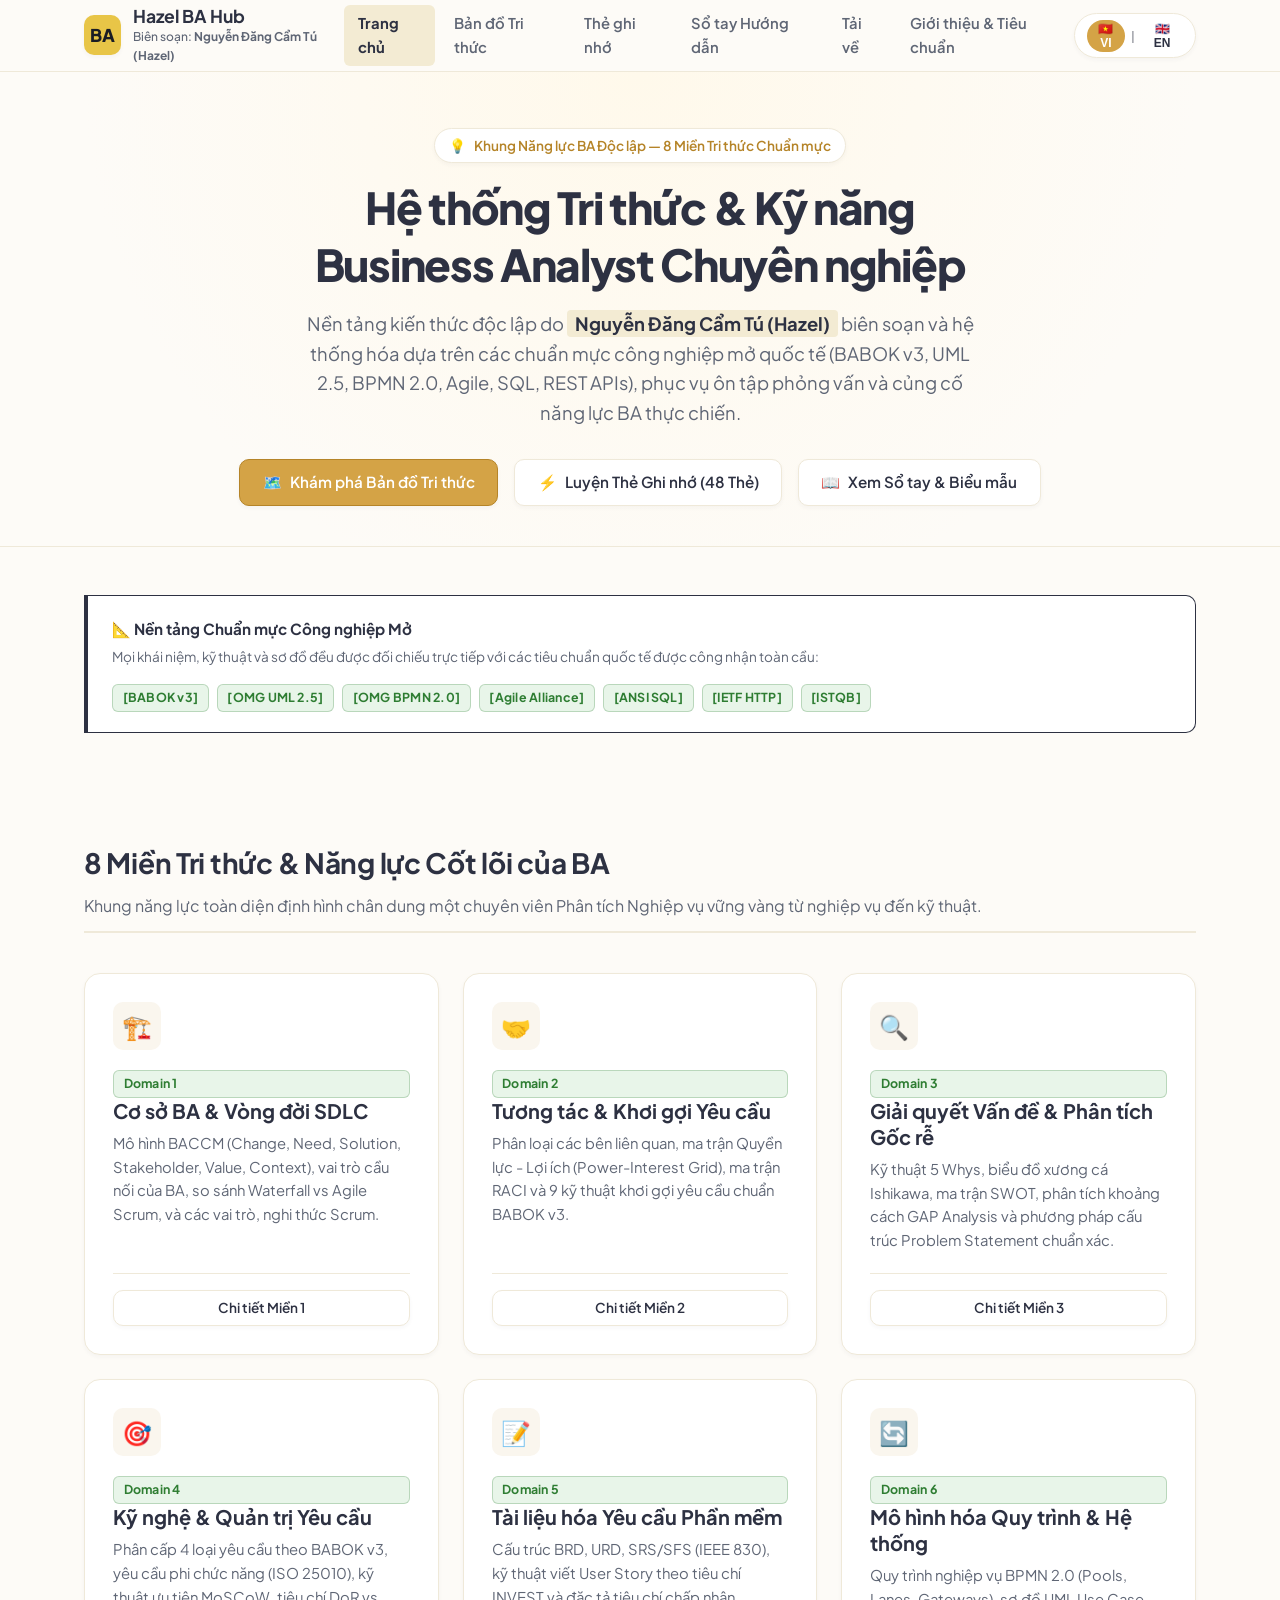
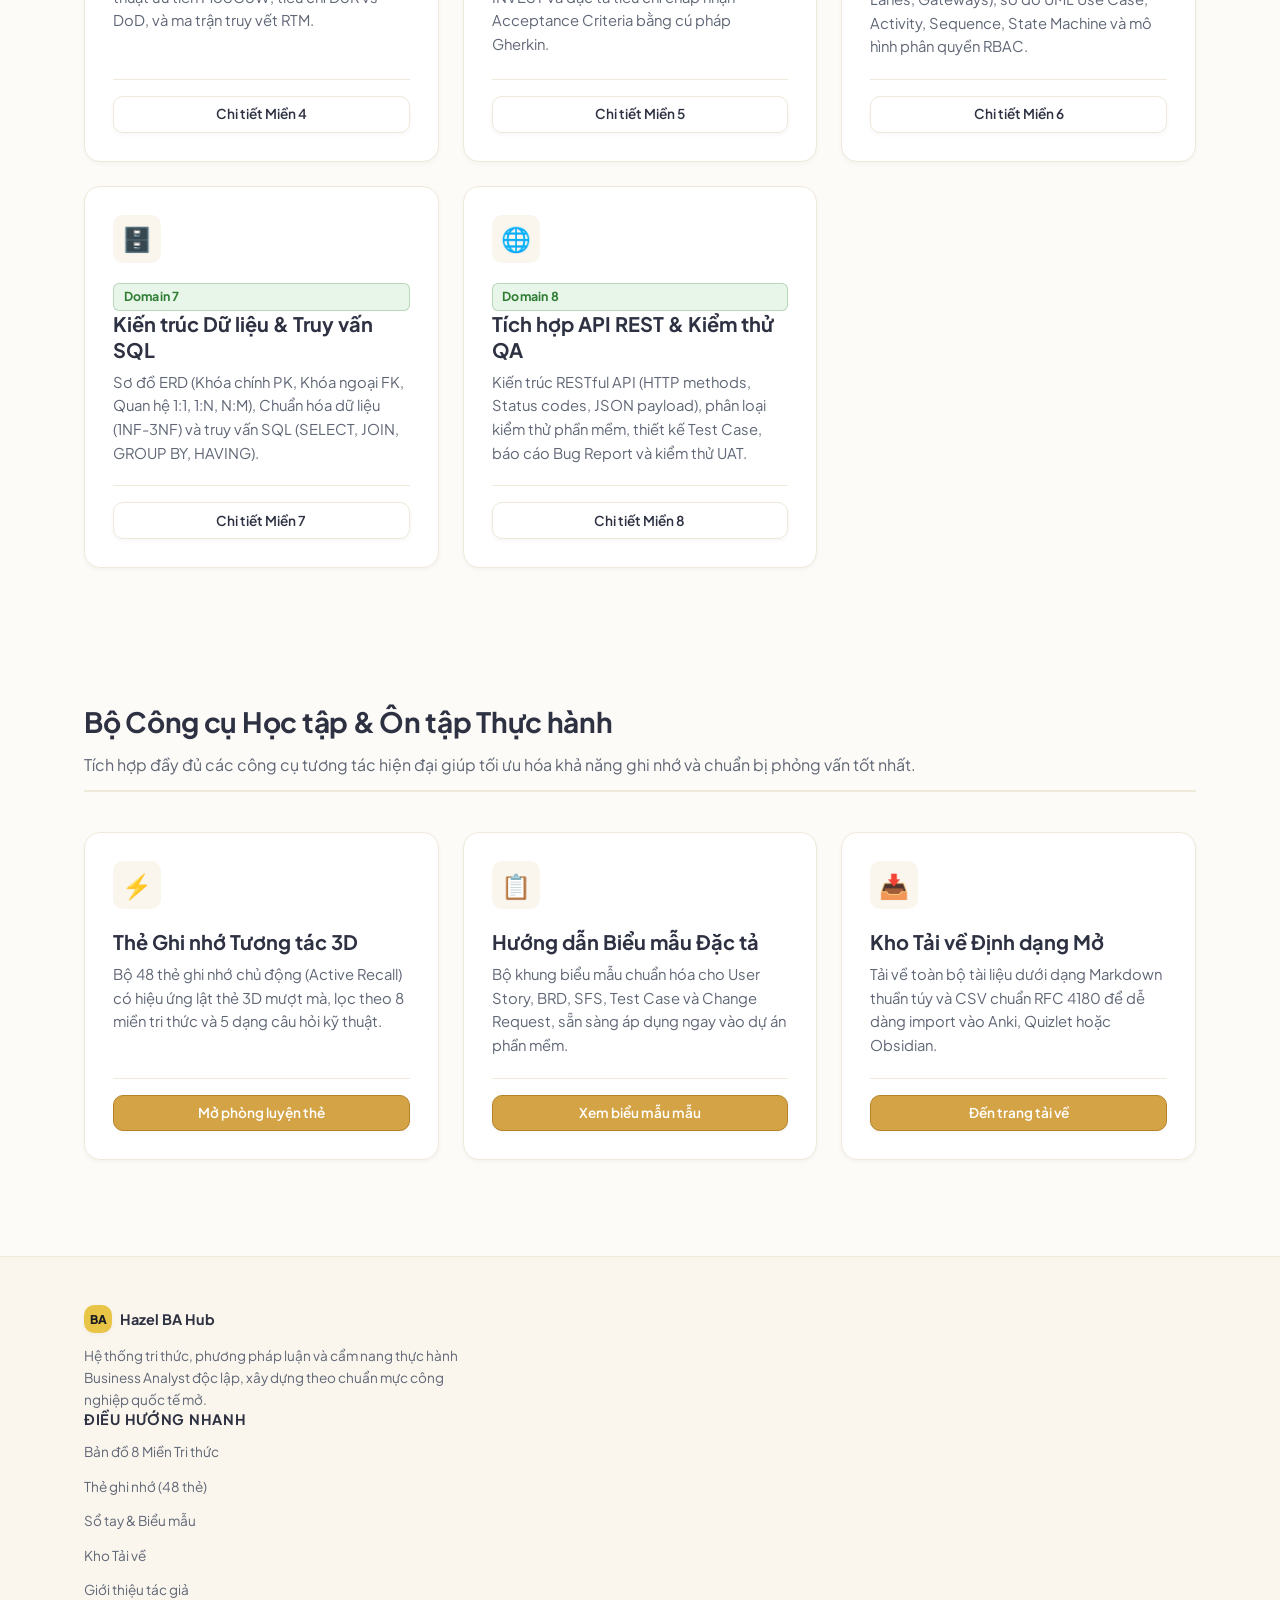
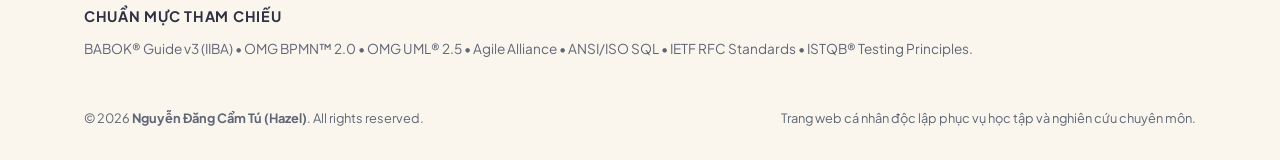
<file: ba-study-materials/index.html>
<!DOCTYPE html>
<html lang="vi" class="lang-vi">
<head>
  <meta charset="UTF-8">
  <meta name="viewport" content="width=device-width, initial-scale=1.0">
  <title class="lang-vi">Trang chủ | Hazel BA Hub - Nguyễn Đăng Cẩm Tú</title>
  <title class="lang-en">Home | Hazel BA Hub - Nguyen Dang Cam Tu</title>
  <meta name="description" content="Trung tâm Tri thức & Thực hành Business Analyst độc lập - Tác giả Nguyễn Đăng Cẩm Tú (Hazel).">
  <!-- Fonts -->
  <link rel="preconnect" href="https://fonts.googleapis.com">
  <link rel="preconnect" href="https://fonts.gstatic.com" crossorigin>
  <link href="https://fonts.googleapis.com/css2?family=Plus+Jakarta+Sans:wght@400;500;600;700;800&display=swap" rel="stylesheet">
  <!-- Styles -->
  <link rel="stylesheet" href="./assets/css/main.css">
  <link rel="stylesheet" href="./assets/css/components.css">
  <link rel="stylesheet" href="./assets/css/flashcards.css">
  <!-- Core i18n -->
  <script src="./assets/js/i18n.js"></script>
</head>
<body>
  <header class="site-header">
    <div class="container header-inner">
      <a href="./" class="brand-link">
        <div class="brand-badge">BA</div>
        <div class="brand-text-wrap">
          <span class="brand-title">Hazel BA Hub</span>
          <span class="brand-author">
            <span class="lang-vi">Biên soạn: <strong>Nguyễn Đăng Cẩm Tú (Hazel)</strong></span>
            <span class="lang-en">Curated by <strong>Nguyễn Đăng Cẩm Tú (Hazel)</strong></span>
          </span>
        </div>
      </a>

      <nav>
        <ul class="nav-menu">
          <li><a href="./" class="nav-link active"><span class="lang-vi">Trang chủ</span><span class="lang-en">Home</span></a></li>
          <li><a href="./knowledge-map/" class="nav-link"><span class="lang-vi">Bản đồ Tri thức</span><span class="lang-en">Knowledge Map</span></a></li>
          <li><a href="./flashcards/" class="nav-link"><span class="lang-vi">Thẻ ghi nhớ</span><span class="lang-en">Flashcards</span></a></li>
          <li><a href="./study-guide/" class="nav-link"><span class="lang-vi">Sổ tay Hướng dẫn</span><span class="lang-en">Study Guide</span></a></li>
          <li><a href="./downloads/" class="nav-link"><span class="lang-vi">Tải về</span><span class="lang-en">Downloads</span></a></li>
          <li><a href="./about/" class="nav-link"><span class="lang-vi">Giới thiệu & Tiêu chuẩn</span><span class="lang-en">About & Standards</span></a></li>
        </ul>
      </nav>

      <div style="display: flex; align-items: center; gap: 0.75rem;">
        <button type="button" class="lang-toggle-btn" title="Chuyển đổi ngôn ngữ / Switch Language" aria-label="Toggle language">
          <span class="lang-pill" data-lang="vi">🇻🇳 VI</span>
          <span style="opacity: 0.4;">|</span>
          <span class="lang-pill" data-lang="en">🇬🇧 EN</span>
        </button>
        <button type="button" class="mobile-nav-toggle" aria-label="Open mobile navigation">☰</button>
      </div>
    </div>
  </header>

  <main>
    <section class="hero-section">
      <div class="container">
        <div class="hero-badge-wrap">
          <span class="hero-pill">
            <span>💡</span>
            <span class="lang-vi">Khung Năng lực BA Độc lập — 8 Miền Tri thức Chuẩn mực</span>
            <span class="lang-en">Independent BA Competency Framework — 8 Industry Domains</span>
          </span>
        </div>
        <h1 class="hero-title">
          <span class="lang-vi">Hệ thống Tri thức & Kỹ năng<br> Business Analyst Chuyên nghiệp</span>
          <span class="lang-en">Professional Business Analyst<br>Knowledge & Practice Hub</span>
        </h1>
        <p class="hero-subtitle">
          <span class="lang-vi">Nền tảng kiến thức độc lập do <span class="hero-author-tag">Nguyễn Đăng Cẩm Tú (Hazel)</span> biên soạn và hệ thống hóa dựa trên các chuẩn mực công nghiệp mở quốc tế (BABOK v3, UML 2.5, BPMN 2.0, Agile, SQL, REST APIs), phục vụ ôn tập phỏng vấn và củng cố năng lực BA thực chiến.</span>
          <span class="lang-en">An independent knowledge platform curated by <span class="hero-author-tag">Nguyễn Đăng Cẩm Tú (Hazel)</span>, grounded in open international industry standards (BABOK v3, UML 2.5, BPMN 2.0, Agile, SQL, REST APIs) for technical interview preparation and practical delivery readiness.</span>
        </p>
        <div class="hero-actions">
          <a href="./knowledge-map/" class="btn btn-primary">
            <span>🗺️</span>
            <span class="lang-vi">Khám phá Bản đồ Tri thức</span>
            <span class="lang-en">Explore Knowledge Map</span>
          </a>
          <a href="./flashcards/" class="btn btn-secondary">
            <span>⚡</span>
            <span class="lang-vi">Luyện Thẻ Ghi nhớ (48 Thẻ)</span>
            <span class="lang-en">Study Flashcards (48 Cards)</span>
          </a>
          <a href="./study-guide/" class="btn btn-secondary">
            <span>📖</span>
            <span class="lang-vi">Xem Sổ tay & Biểu mẫu</span>
            <span class="lang-en">View Guide & Templates</span>
          </a>
        </div>
      </div>
    </section>

    <!-- Standards Banner -->
    <section class="container" style="padding: 1.5rem 1.5rem 0.5rem 1.5rem;">
      <div class="callout" style="background: #FFFFFF; border-color: var(--color-border); display: flex; flex-wrap: wrap; align-items: center; justify-content: space-between; gap: 1rem;">
        <div>
          <span style="font-weight: 700; color: var(--text-heading); font-size: 0.95rem;">
            <span class="lang-vi">📐 Nền tảng Chuẩn mực Công nghiệp Mở</span>
            <span class="lang-en">📐 Open Industry Standards Alignment</span>
          </span>
          <p style="font-size: 0.85rem; color: var(--text-muted); margin-top: 0.25rem; margin-bottom: 0;">
            <span class="lang-vi">Mọi khái niệm, kỹ thuật và sơ đồ đều được đối chiếu trực tiếp với các tiêu chuẩn quốc tế được công nhận toàn cầu:</span>
            <span class="lang-en">All concepts, techniques, and diagrams are mapped directly to globally recognized international standards:</span>
          </p>
        </div>
        <div style="display: flex; flex-wrap: wrap; gap: 0.5rem;">
          <span class="badge badge-explicit">[BABOK v3]</span>
          <span class="badge badge-explicit">[OMG UML 2.5]</span>
          <span class="badge badge-explicit">[OMG BPMN 2.0]</span>
          <span class="badge badge-explicit">[Agile Alliance]</span>
          <span class="badge badge-explicit">[ANSI SQL]</span>
          <span class="badge badge-explicit">[IETF HTTP]</span>
          <span class="badge badge-explicit">[ISTQB]</span>
        </div>
      </div>
    </section>

    <!-- 8 Domains Grid -->
    <section class="container" style="padding: 2.5rem 1.5rem;">
      <div class="section-header">
        <div>
          <h2>
            <span class="lang-vi">8 Miền Tri thức & Năng lực Cốt lõi của BA</span>
            <span class="lang-en">8 Core BA Knowledge Domains & Competencies</span>
          </h2>
          <p>
            <span class="lang-vi">Khung năng lực toàn diện định hình chân dung một chuyên viên Phân tích Nghiệp vụ vững vàng từ nghiệp vụ đến kỹ thuật.</span>
            <span class="lang-en">A complete competency framework defining a well-rounded Business Analyst, bridging business acumen and technical execution.</span>
          </p>
        </div>
      </div>

      <div class="card-grid">
        <!-- Domain 1 -->
        <div class="feature-card">
          <div class="card-icon">🏗️</div>
          <span class="badge badge-explicit">Domain 1</span>
          <h3 class="card-title">
            <span class="lang-vi">Cơ sở BA & Vòng đời SDLC</span>
            <span class="lang-en">BA Fundamentals & SDLC</span>
          </h3>
          <p class="card-desc">
            <span class="lang-vi">Mô hình BACCM (Change, Need, Solution, Stakeholder, Value, Context), vai trò cầu nối của BA, so sánh Waterfall vs Agile Scrum, và các vai trò, nghi thức Scrum.</span>
            <span class="lang-en">BACCM core concept model, BA bridging role, Waterfall vs Agile Scrum trade-offs, and Scrum team ceremonies and artifacts.</span>
          </p>
          <div class="card-footer">
            <a href="./knowledge-map/#domain-1" class="btn btn-secondary btn-sm" style="width: 100%;">
              <span class="lang-vi">Chi tiết Miền 1</span>
              <span class="lang-en">View Domain 1</span>
            </a>
          </div>
        </div>

        <!-- Domain 2 -->
        <div class="feature-card">
          <div class="card-icon">🤝</div>
          <span class="badge badge-explicit">Domain 2</span>
          <h3 class="card-title">
            <span class="lang-vi">Tương tác & Khơi gợi Yêu cầu</span>
            <span class="lang-en">Stakeholder Engagement & Elicitation</span>
          </h3>
          <p class="card-desc">
            <span class="lang-vi">Phân loại các bên liên quan, ma trận Quyền lực - Lợi ích (Power-Interest Grid), ma trận RACI và 9 kỹ thuật khơi gợi yêu cầu chuẩn BABOK v3.</span>
            <span class="lang-en">Stakeholder categorization, Power-Interest Grid, RACI governance matrix, and the 9 standard BABOK v3 elicitation techniques.</span>
          </p>
          <div class="card-footer">
            <a href="./knowledge-map/#domain-2" class="btn btn-secondary btn-sm" style="width: 100%;">
              <span class="lang-vi">Chi tiết Miền 2</span>
              <span class="lang-en">View Domain 2</span>
            </a>
          </div>
        </div>

        <!-- Domain 3 -->
        <div class="feature-card">
          <div class="card-icon">🔍</div>
          <span class="badge badge-explicit">Domain 3</span>
          <h3 class="card-title">
            <span class="lang-vi">Giải quyết Vấn đề & Phân tích Gốc rễ</span>
            <span class="lang-en">Problem Solving & Root Cause Analysis</span>
          </h3>
          <p class="card-desc">
            <span class="lang-vi">Kỹ thuật 5 Whys, biểu đồ xương cá Ishikawa, ma trận SWOT, phân tích khoảng cách GAP Analysis và phương pháp cấu trúc Problem Statement chuẩn xác.</span>
            <span class="lang-en">5 Whys root cause recursion, Ishikawa fishbone diagramming, SWOT matrix, GAP Analysis, and structured Problem Statement formulation.</span>
          </p>
          <div class="card-footer">
            <a href="./knowledge-map/#domain-3" class="btn btn-secondary btn-sm" style="width: 100%;">
              <span class="lang-vi">Chi tiết Miền 3</span>
              <span class="lang-en">View Domain 3</span>
            </a>
          </div>
        </div>

        <!-- Domain 4 -->
        <div class="feature-card">
          <div class="card-icon">🎯</div>
          <span class="badge badge-explicit">Domain 4</span>
          <h3 class="card-title">
            <span class="lang-vi">Kỹ nghệ & Quản trị Yêu cầu</span>
            <span class="lang-en">Requirements Engineering & Governance</span>
          </h3>
          <p class="card-desc">
            <span class="lang-vi">Phân cấp 4 loại yêu cầu theo BABOK v3, yêu cầu phi chức năng (ISO 25010), kỹ thuật ưu tiên MoSCoW, tiêu chí DoR vs DoD, và ma trận truy vết RTM.</span>
            <span class="lang-en">4 requirements levels (BABOK v3), non-functional dimensions (ISO 25010), MoSCoW prioritization, DoR vs DoD gates, and Traceability Matrix (RTM).</span>
          </p>
          <div class="card-footer">
            <a href="./knowledge-map/#domain-4" class="btn btn-secondary btn-sm" style="width: 100%;">
              <span class="lang-vi">Chi tiết Miền 4</span>
              <span class="lang-en">View Domain 4</span>
            </a>
          </div>
        </div>

        <!-- Domain 5 -->
        <div class="feature-card">
          <div class="card-icon">📝</div>
          <span class="badge badge-explicit">Domain 5</span>
          <h3 class="card-title">
            <span class="lang-vi">Tài liệu hóa Yêu cầu Phần mềm</span>
            <span class="lang-en">Requirements Documentation</span>
          </h3>
          <p class="card-desc">
            <span class="lang-vi">Cấu trúc BRD, URD, SRS/SFS (IEEE 830), kỹ thuật viết User Story theo tiêu chí INVEST và đặc tả tiêu chí chấp nhận Acceptance Criteria bằng cú pháp Gherkin.</span>
            <span class="lang-en">BRD, URD, SRS/SFS (IEEE 830) document structures, INVEST User Story authoring, and Given-When-Then Gherkin Acceptance Criteria.</span>
          </p>
          <div class="card-footer">
            <a href="./knowledge-map/#domain-5" class="btn btn-secondary btn-sm" style="width: 100%;">
              <span class="lang-vi">Chi tiết Miền 5</span>
              <span class="lang-en">View Domain 5</span>
            </a>
          </div>
        </div>

        <!-- Domain 6 -->
        <div class="feature-card">
          <div class="card-icon">🔄</div>
          <span class="badge badge-explicit">Domain 6</span>
          <h3 class="card-title">
            <span class="lang-vi">Mô hình hóa Quy trình & Hệ thống</span>
            <span class="lang-en">Process & System Modeling</span>
          </h3>
          <p class="card-desc">
            <span class="lang-vi">Quy trình nghiệp vụ BPMN 2.0 (Pools, Lanes, Gateways), sơ đồ UML Use Case, Activity, Sequence, State Machine và mô hình phân quyền RBAC.</span>
            <span class="lang-en">BPMN 2.0 business processes (Pools, Lanes, Gateways), UML Use Case, Activity, Sequence, State Machine diagrams, and RBAC matrix.</span>
          </p>
          <div class="card-footer">
            <a href="./knowledge-map/#domain-6" class="btn btn-secondary btn-sm" style="width: 100%;">
              <span class="lang-vi">Chi tiết Miền 6</span>
              <span class="lang-en">View Domain 6</span>
            </a>
          </div>
        </div>

        <!-- Domain 7 -->
        <div class="feature-card">
          <div class="card-icon">🗄️</div>
          <span class="badge badge-explicit">Domain 7</span>
          <h3 class="card-title">
            <span class="lang-vi">Kiến trúc Dữ liệu & Truy vấn SQL</span>
            <span class="lang-en">Data Architecture & SQL</span>
          </h3>
          <p class="card-desc">
            <span class="lang-vi">Sơ đồ ERD (Khóa chính PK, Khóa ngoại FK, Quan hệ 1:1, 1:N, N:M), Chuẩn hóa dữ liệu (1NF-3NF) và truy vấn SQL (SELECT, JOIN, GROUP BY, HAVING).</span>
            <span class="lang-en">ERD relational data models (PK, FK, cardinalities), Normalization (1NF to 3NF), and analytical SQL queries (SELECT, JOINs, GROUP BY, HAVING).</span>
          </p>
          <div class="card-footer">
            <a href="./knowledge-map/#domain-7" class="btn btn-secondary btn-sm" style="width: 100%;">
              <span class="lang-vi">Chi tiết Miền 7</span>
              <span class="lang-en">View Domain 7</span>
            </a>
          </div>
        </div>

        <!-- Domain 8 -->
        <div class="feature-card">
          <div class="card-icon">🌐</div>
          <span class="badge badge-explicit">Domain 8</span>
          <h3 class="card-title">
            <span class="lang-vi">Tích hợp API REST & Kiểm thử QA</span>
            <span class="lang-en">REST APIs & Software QA</span>
          </h3>
          <p class="card-desc">
            <span class="lang-vi">Kiến trúc RESTful API (HTTP methods, Status codes, JSON payload), phân loại kiểm thử phần mềm, thiết kế Test Case, báo cáo Bug Report và kiểm thử UAT.</span>
            <span class="lang-en">REST architecture (HTTP methods, status codes, JSON payload), testing levels, Test Case authoring, Bug Reporting, and UAT sign-off.</span>
          </p>
          <div class="card-footer">
            <a href="./knowledge-map/#domain-8" class="btn btn-secondary btn-sm" style="width: 100%;">
              <span class="lang-vi">Chi tiết Miền 8</span>
              <span class="lang-en">View Domain 8</span>
            </a>
          </div>
        </div>
      </div>
    </section>

    <!-- Key Study Features -->
    <section class="container" style="padding: 1rem 1.5rem 3.5rem 1.5rem;">
      <div class="section-header">
        <div>
          <h2>
            <span class="lang-vi">Bộ Công cụ Học tập & Ôn tập Thực hành</span>
            <span class="lang-en">Interactive Learning & Practice Toolset</span>
          </h2>
          <p>
            <span class="lang-vi">Tích hợp đầy đủ các công cụ tương tác hiện đại giúp tối ưu hóa khả năng ghi nhớ và chuẩn bị phỏng vấn tốt nhất.</span>
            <span class="lang-en">Modern interactive tools integrated directly into the browser to maximize retention and interview confidence.</span>
          </p>
        </div>
      </div>

      <div class="card-grid">
        <div class="feature-card">
          <div class="card-icon">⚡</div>
          <h3 class="card-title">
            <span class="lang-vi">Thẻ Ghi nhớ Tương tác 3D</span>
            <span class="lang-en">3D Interactive Flashcards</span>
          </h3>
          <p class="card-desc">
            <span class="lang-vi">Bộ 48 thẻ ghi nhớ chủ động (Active Recall) có hiệu ứng lật thẻ 3D mượt mà, lọc theo 8 miền tri thức và 5 dạng câu hỏi kỹ thuật.</span>
            <span class="lang-en">48 active-recall flashcards featuring smooth 3D flip effects, filtering by 8 knowledge domains, and 5 technical question archetypes.</span>
          </p>
          <div class="card-footer">
            <a href="./flashcards/" class="btn btn-primary btn-sm" style="width: 100%;">
              <span class="lang-vi">Mở phòng luyện thẻ</span>
              <span class="lang-en">Launch Flashcard Room</span>
            </a>
          </div>
        </div>

        <div class="feature-card">
          <div class="card-icon">📋</div>
          <h3 class="card-title">
            <span class="lang-vi">Hướng dẫn Biểu mẫu Đặc tả</span>
            <span class="lang-en">Requirements Templates Guide</span>
          </h3>
          <p class="card-desc">
            <span class="lang-vi">Bộ khung biểu mẫu chuẩn hóa cho User Story, BRD, SFS, Test Case và Change Request, sẵn sàng áp dụng ngay vào dự án phần mềm.</span>
            <span class="lang-en">Production-grade templates for User Stories, BRD, SFS, Test Cases, and Change Requests ready for immediate project adoption.</span>
          </p>
          <div class="card-footer">
            <a href="./study-guide/" class="btn btn-primary btn-sm" style="width: 100%;">
              <span class="lang-vi">Xem biểu mẫu mẫu</span>
              <span class="lang-en">Browse Templates</span>
            </a>
          </div>
        </div>

        <div class="feature-card">
          <div class="card-icon">📥</div>
          <h3 class="card-title">
            <span class="lang-vi">Kho Tải về Định dạng Mở</span>
            <span class="lang-en">Open Format Downloads</span>
          </h3>
          <p class="card-desc">
            <span class="lang-vi">Tải về toàn bộ tài liệu dưới dạng Markdown thuần túy và CSV chuẩn RFC 4180 để dễ dàng import vào Anki, Quizlet hoặc Obsidian.</span>
            <span class="lang-en">Download complete study materials in raw Markdown and RFC 4180 CSV for seamless import into Anki, Quizlet, or Obsidian.</span>
          </p>
          <div class="card-footer">
            <a href="./downloads/" class="btn btn-primary btn-sm" style="width: 100%;">
              <span class="lang-vi">Đến trang tải về</span>
              <span class="lang-en">Go to Downloads</span>
            </a>
          </div>
        </div>
      </div>
    </section>
  </main>

  <footer class="site-footer">
    <div class="container footer-inner">
      <div class="footer-col">
        <div style="display: flex; align-items: center; gap: 0.5rem; margin-bottom: 0.75rem;">
          <div class="brand-badge" style="width: 28px; height: 28px; font-size: 0.75rem;">BA</div>
          <span style="font-weight: 700; color: var(--text-heading);">Hazel BA Hub</span>
        </div>
        <p style="font-size: 0.85rem; color: var(--text-muted); line-height: 1.6; max-width: 380px;">
          <span class="lang-vi">Hệ thống tri thức, phương pháp luận và cẩm nang thực hành Business Analyst độc lập, xây dựng theo chuẩn mực công nghiệp quốc tế mở.</span>
          <span class="lang-en">An independent Business Analysis knowledge hub and practical handbook built upon open international industry standards.</span>
        </p>
      </div>
      <div class="footer-col">
        <h4 style="font-size: 0.9rem; margin-bottom: 0.75rem; color: var(--text-heading);">
          <span class="lang-vi">Điều hướng nhanh</span>
          <span class="lang-en">Quick Links</span>
        </h4>
        <ul style="list-style: none; padding: 0; margin: 0; font-size: 0.85rem; display: flex; flex-direction: column; gap: 0.4rem;">
          <li><a href="./knowledge-map/" style="color: var(--text-muted);"><span class="lang-vi">Bản đồ 8 Miền Tri thức</span><span class="lang-en">8 Knowledge Domains</span></a></li>
          <li><a href="./flashcards/" style="color: var(--text-muted);"><span class="lang-vi">Thẻ ghi nhớ (48 thẻ)</span><span class="lang-en">Flashcards (48 Cards)</span></a></li>
          <li><a href="./study-guide/" style="color: var(--text-muted);"><span class="lang-vi">Sổ tay & Biểu mẫu</span><span class="lang-en">Handbook & Templates</span></a></li>
          <li><a href="./downloads/" style="color: var(--text-muted);"><span class="lang-vi">Kho Tải về</span><span class="lang-en">Downloads Hub</span></a></li>
          <li><a href="./about/" style="color: var(--text-muted);"><span class="lang-vi">Giới thiệu tác giả</span><span class="lang-en">About Author</span></a></li>
        </ul>
      </div>
      <div class="footer-col">
        <h4 style="font-size: 0.9rem; margin-bottom: 0.75rem; color: var(--text-heading);">
          <span class="lang-vi">Chuẩn mực tham chiếu</span>
          <span class="lang-en">Standard Frameworks</span>
        </h4>
        <p style="font-size: 0.85rem; color: var(--text-muted); line-height: 1.6;">
          BABOK® Guide v3 (IIBA) • OMG BPMN™ 2.0 • OMG UML® 2.5 • Agile Alliance • ANSI/ISO SQL • IETF RFC Standards • ISTQB® Testing Principles.
        </p>
      </div>
    </div>
    <div class="container" style="padding-top: 1.5rem; margin-top: 1.5rem; border-top: 1px solid var(--border-color); font-size: 0.8rem; color: var(--text-muted); display: flex; justify-content: space-between; flex-wrap: wrap; gap: 0.75rem;">
      <div>
        © 2026 <strong>Nguyễn Đăng Cẩm Tú (Hazel)</strong>. All rights reserved.
      </div>
      <div>
        <span class="lang-vi">Trang web cá nhân độc lập phục vụ học tập và nghiên cứu chuyên môn.</span>
        <span class="lang-en">Independent personal knowledge platform for professional study and practice.</span>
      </div>
    </div>
  </footer>

  <script src="./assets/js/app.js"></script>
</body>
</html>
</file>
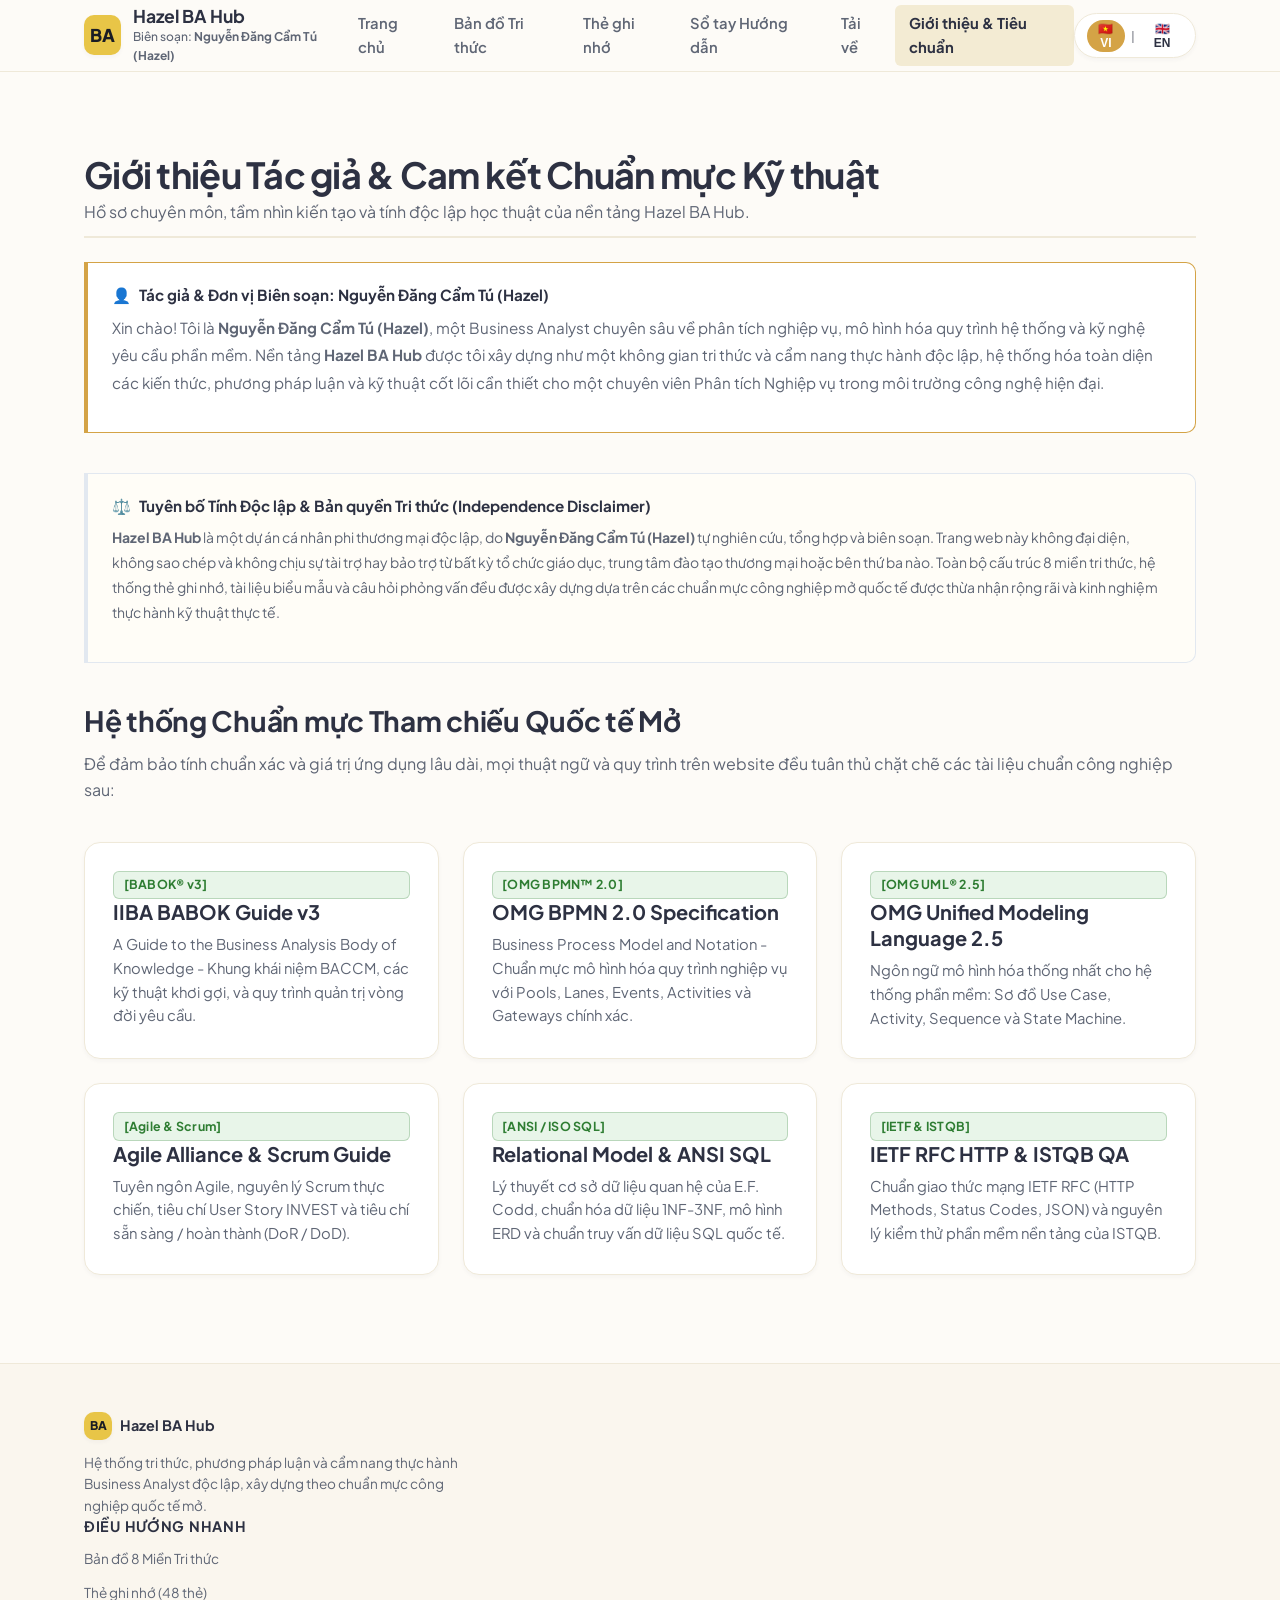
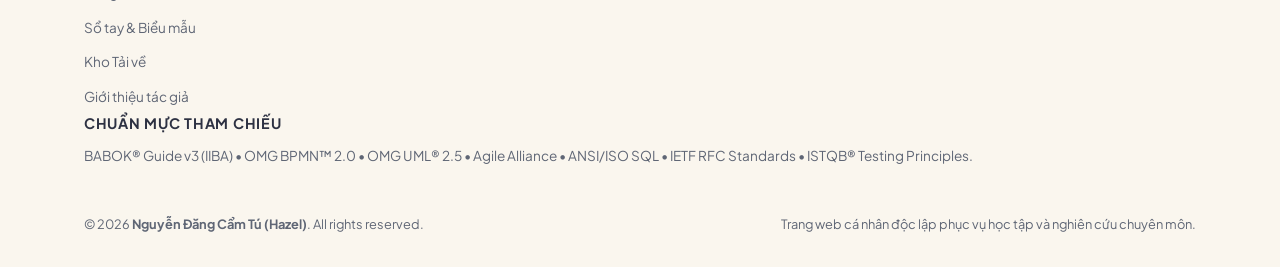
<file: ba-study-materials/about/index.html>
<!DOCTYPE html>
<html lang="vi" class="lang-vi">
<head>
  <meta charset="UTF-8">
  <meta name="viewport" content="width=device-width, initial-scale=1.0">
  <title class="lang-vi">Giới thiệu & Tiêu chuẩn | Hazel BA Hub - Nguyễn Đăng Cẩm Tú</title>
  <title class="lang-en">About & Standards | Hazel BA Hub - Nguyen Dang Cam Tu</title>
  <meta name="description" content="Thông tin Tác giả và Nền tảng Chuẩn mực Quốc tế của Hazel BA Hub - Nguyễn Đăng Cẩm Tú (Hazel).">
  <!-- Fonts -->
  <link rel="preconnect" href="https://fonts.googleapis.com">
  <link rel="preconnect" href="https://fonts.gstatic.com" crossorigin>
  <link href="https://fonts.googleapis.com/css2?family=Plus+Jakarta+Sans:wght@400;500;600;700;800&display=swap" rel="stylesheet">
  <!-- Styles -->
  <link rel="stylesheet" href="../assets/css/main.css">
  <link rel="stylesheet" href="../assets/css/components.css">
  <link rel="stylesheet" href="../assets/css/flashcards.css">
  <!-- Core i18n -->
  <script src="../assets/js/i18n.js"></script>
</head>
<body>
  <header class="site-header">
    <div class="container header-inner">
      <a href="../" class="brand-link">
        <div class="brand-badge">BA</div>
        <div class="brand-text-wrap">
          <span class="brand-title">Hazel BA Hub</span>
          <span class="brand-author">
            <span class="lang-vi">Biên soạn: <strong>Nguyễn Đăng Cẩm Tú (Hazel)</strong></span>
            <span class="lang-en">Curated by <strong>Nguyễn Đăng Cẩm Tú (Hazel)</strong></span>
          </span>
        </div>
      </a>

      <nav>
        <ul class="nav-menu">
          <li><a href="../" class="nav-link"><span class="lang-vi">Trang chủ</span><span class="lang-en">Home</span></a></li>
          <li><a href="../knowledge-map/" class="nav-link"><span class="lang-vi">Bản đồ Tri thức</span><span class="lang-en">Knowledge Map</span></a></li>
          <li><a href="../flashcards/" class="nav-link"><span class="lang-vi">Thẻ ghi nhớ</span><span class="lang-en">Flashcards</span></a></li>
          <li><a href="../study-guide/" class="nav-link"><span class="lang-vi">Sổ tay Hướng dẫn</span><span class="lang-en">Study Guide</span></a></li>
          <li><a href="../downloads/" class="nav-link"><span class="lang-vi">Tải về</span><span class="lang-en">Downloads</span></a></li>
          <li><a href="../about/" class="nav-link active"><span class="lang-vi">Giới thiệu & Tiêu chuẩn</span><span class="lang-en">About & Standards</span></a></li>
        </ul>
      </nav>

      <div style="display: flex; align-items: center; gap: 0.75rem;">
        <button type="button" class="lang-toggle-btn" title="Chuyển đổi ngôn ngữ / Switch Language" aria-label="Toggle language">
          <span class="lang-pill" data-lang="vi">🇻🇳 VI</span>
          <span style="opacity: 0.4;">|</span>
          <span class="lang-pill" data-lang="en">🇬🇧 EN</span>
        </button>
        <button type="button" class="mobile-nav-toggle" aria-label="Open mobile navigation">☰</button>
      </div>
    </div>
  </header>

  <main class="container" style="padding: 2.5rem 1.5rem;">
    <div class="section-header">
      <div>
        <h1>
          <span class="lang-vi">Giới thiệu Tác giả & Cam kết Chuẩn mực Kỹ thuật</span>
          <span class="lang-en">About the Author & Industry Standards Governance</span>
        </h1>
        <p>
          <span class="lang-vi">Hồ sơ chuyên môn, tầm nhìn kiến tạo và tính độc lập học thuật của nền tảng Hazel BA Hub.</span>
          <span class="lang-en">Professional background, engineering philosophy, and academic independence of Hazel BA Hub.</span>
        </p>
      </div>
    </div>

    <!-- Author Profile -->
    <div class="callout" style="background: #FFFFFF; border-color: var(--color-primary); margin-bottom: 2.5rem;">
      <div class="callout-header">
        <span>👤</span>
        <span class="lang-vi">Tác giả & Đơn vị Biên soạn: Nguyễn Đăng Cẩm Tú (Hazel)</span>
        <span class="lang-en">Author & Curator: Nguyễn Đăng Cẩm Tú (Hazel)</span>
      </div>
      <div class="callout-body" style="font-size: 0.95rem; line-height: 1.8;">
        <p class="lang-vi">
          Xin chào! Tôi là <strong>Nguyễn Đăng Cẩm Tú (Hazel)</strong>, một Business Analyst chuyên sâu về phân tích nghiệp vụ, mô hình hóa quy trình hệ thống và kỹ nghệ yêu cầu phần mềm. 
          Nền tảng <strong>Hazel BA Hub</strong> được tôi xây dựng như một không gian tri thức và cẩm nang thực hành độc lập, hệ thống hóa toàn diện các kiến thức, phương pháp luận và kỹ thuật cốt lõi cần thiết cho một chuyên viên Phân tích Nghiệp vụ trong môi trường công nghệ hiện đại.
        </p>
        <p class="lang-en">
          Hello! I am <strong>Nguyễn Đăng Cẩm Tú (Hazel)</strong>, a Business Analyst passionate about structured requirements engineering, system process modeling, and data-driven software solutions. 
          <strong>Hazel BA Hub</strong> is an independent knowledge hub and practical handbook created to consolidate the core competencies, methodologies, and engineering techniques essential for modern Business Analysts.
        </p>
      </div>
    </div>

    <!-- Non-Affiliation & Independent Project Disclaimer -->
    <div class="callout" style="background: #FFFDF7; border-color: #E2E8F0; margin-bottom: 2.5rem;">
      <div class="callout-header">
        <span>⚖️</span>
        <span class="lang-vi">Tuyên bố Tính Độc lập & Bản quyền Tri thức (Independence Disclaimer)</span>
        <span class="lang-en">Independent Project & Non-Affiliation Disclaimer</span>
      </div>
      <div class="callout-body" style="font-size: 0.875rem; line-height: 1.8; color: var(--text-body);">
        <p class="lang-vi">
          <strong>Hazel BA Hub</strong> là một dự án cá nhân phi thương mại độc lập, do <strong>Nguyễn Đăng Cẩm Tú (Hazel)</strong> tự nghiên cứu, tổng hợp và biên soạn. 
          Trang web này không đại diện, không sao chép và không chịu sự tài trợ hay bảo trợ từ bất kỳ tổ chức giáo dục, trung tâm đào tạo thương mại hoặc bên thứ ba nào. 
          Toàn bộ cấu trúc 8 miền tri thức, hệ thống thẻ ghi nhớ, tài liệu biểu mẫu và câu hỏi phỏng vấn đều được xây dựng dựa trên các chuẩn mực công nghiệp mở quốc tế được thừa nhận rộng rãi và kinh nghiệm thực hành kỹ thuật thực tế.
        </p>
        <p class="lang-en">
          <strong>Hazel BA Hub</strong> is an independent, non-commercial personal project researched, synthesized, and curated by <strong>Nguyễn Đăng Cẩm Tú (Hazel)</strong>. 
          This platform does not represent, reproduce, or claim affiliation with any commercial educational training provider, academic institution, or proprietary third-party program. 
          All 8 knowledge domains, active-recall flashcards, specification templates, and interview questions are independently formulated from open international standards and practical industry engineering practices.
        </p>
      </div>
    </div>

    <!-- 6 Standards Pillars -->
    <h2>
      <span class="lang-vi">Hệ thống Chuẩn mực Tham chiếu Quốc tế Mở</span>
      <span class="lang-en">Open International Reference Standards</span>
    </h2>
    <p style="margin-bottom: 1.5rem;">
      <span class="lang-vi">Để đảm bảo tính chuẩn xác và giá trị ứng dụng lâu dài, mọi thuật ngữ và quy trình trên website đều tuân thủ chặt chẽ các tài liệu chuẩn công nghiệp sau:</span>
      <span class="lang-en">To ensure rigorous accuracy and long-term industry value, all terminology and workflows strictly adhere to the following standard frameworks:</span>
    </p>

    <div class="card-grid" style="margin-bottom: 3rem;">
      <div class="feature-card">
        <span class="badge badge-explicit">[BABOK® v3]</span>
        <h4 class="card-title">IIBA BABOK Guide v3</h4>
        <p class="card-desc">
          <span class="lang-vi">A Guide to the Business Analysis Body of Knowledge - Khung khái niệm BACCM, các kỹ thuật khơi gợi, và quy trình quản trị vòng đời yêu cầu.</span>
          <span class="lang-en">The global standard for business analysis practice, covering BACCM concepts, elicitation techniques, and requirements lifecycle management.</span>
        </p>
      </div>

      <div class="feature-card">
        <span class="badge badge-explicit">[OMG BPMN™ 2.0]</span>
        <h4 class="card-title">OMG BPMN 2.0 Specification</h4>
        <p class="card-desc">
          <span class="lang-vi">Business Process Model and Notation - Chuẩn mực mô hình hóa quy trình nghiệp vụ với Pools, Lanes, Events, Activities và Gateways chính xác.</span>
          <span class="lang-en">Business Process Model and Notation standard for cross-functional business workflows, pools, swimlanes, and gateways.</span>
        </p>
      </div>

      <div class="feature-card">
        <span class="badge badge-explicit">[OMG UML® 2.5]</span>
        <h4 class="card-title">OMG Unified Modeling Language 2.5</h4>
        <p class="card-desc">
          <span class="lang-vi">Ngôn ngữ mô hình hóa thống nhất cho hệ thống phần mềm: Sơ đồ Use Case, Activity, Sequence và State Machine.</span>
          <span class="lang-en">Standard modeling specification for software systems: Use Case, Activity, Sequence, and State Machine diagrams.</span>
        </p>
      </div>

      <div class="feature-card">
        <span class="badge badge-explicit">[Agile & Scrum]</span>
        <h4 class="card-title">Agile Alliance & Scrum Guide</h4>
        <p class="card-desc">
          <span class="lang-vi">Tuyên ngôn Agile, nguyên lý Scrum thực chiến, tiêu chí User Story INVEST và tiêu chí sẵn sàng / hoàn thành (DoR / DoD).</span>
          <span class="lang-en">Agile Manifesto principles, empirical Scrum workflows, INVEST User Story criteria, and Definition of Ready / Done gates.</span>
        </p>
      </div>

      <div class="feature-card">
        <span class="badge badge-explicit">[ANSI / ISO SQL]</span>
        <h4 class="card-title">Relational Model & ANSI SQL</h4>
        <p class="card-desc">
          <span class="lang-vi">Lý thuyết cơ sở dữ liệu quan hệ của E.F. Codd, chuẩn hóa dữ liệu 1NF-3NF, mô hình ERD và chuẩn truy vấn dữ liệu SQL quốc tế.</span>
          <span class="lang-en">Codd's relational database foundation, 1NF to 3NF normalization rules, ERD models, and ANSI SQL query specifications.</span>
        </p>
      </div>

      <div class="feature-card">
        <span class="badge badge-explicit">[IETF & ISTQB]</span>
        <h4 class="card-title">IETF RFC HTTP & ISTQB QA</h4>
        <p class="card-desc">
          <span class="lang-vi">Chuẩn giao thức mạng IETF RFC (HTTP Methods, Status Codes, JSON) và nguyên lý kiểm thử phần mềm nền tảng của ISTQB.</span>
          <span class="lang-en">IETF RFC protocol standards (HTTP methods, status codes, JSON payload) and ISTQB Foundation software testing principles.</span>
        </p>
      </div>
    </div>
  </main>

  <footer class="site-footer">
    <div class="container footer-inner">
      <div class="footer-col">
        <div style="display: flex; align-items: center; gap: 0.5rem; margin-bottom: 0.75rem;">
          <div class="brand-badge" style="width: 28px; height: 28px; font-size: 0.75rem;">BA</div>
          <span style="font-weight: 700; color: var(--text-heading);">Hazel BA Hub</span>
        </div>
        <p style="font-size: 0.85rem; color: var(--text-muted); line-height: 1.6; max-width: 380px;">
          <span class="lang-vi">Hệ thống tri thức, phương pháp luận và cẩm nang thực hành Business Analyst độc lập, xây dựng theo chuẩn mực công nghiệp quốc tế mở.</span>
          <span class="lang-en">An independent Business Analysis knowledge hub and practical handbook built upon open international industry standards.</span>
        </p>
      </div>
      <div class="footer-col">
        <h4 style="font-size: 0.9rem; margin-bottom: 0.75rem; color: var(--text-heading);">
          <span class="lang-vi">Điều hướng nhanh</span>
          <span class="lang-en">Quick Links</span>
        </h4>
        <ul style="list-style: none; padding: 0; margin: 0; font-size: 0.85rem; display: flex; flex-direction: column; gap: 0.4rem;">
          <li><a href="../knowledge-map/" style="color: var(--text-muted);"><span class="lang-vi">Bản đồ 8 Miền Tri thức</span><span class="lang-en">8 Knowledge Domains</span></a></li>
          <li><a href="../flashcards/" style="color: var(--text-muted);"><span class="lang-vi">Thẻ ghi nhớ (48 thẻ)</span><span class="lang-en">Flashcards (48 Cards)</span></a></li>
          <li><a href="../study-guide/" style="color: var(--text-muted);"><span class="lang-vi">Sổ tay & Biểu mẫu</span><span class="lang-en">Handbook & Templates</span></a></li>
          <li><a href="../downloads/" style="color: var(--text-muted);"><span class="lang-vi">Kho Tải về</span><span class="lang-en">Downloads Hub</span></a></li>
          <li><a href="../about/" style="color: var(--text-muted);"><span class="lang-vi">Giới thiệu tác giả</span><span class="lang-en">About Author</span></a></li>
        </ul>
      </div>
      <div class="footer-col">
        <h4 style="font-size: 0.9rem; margin-bottom: 0.75rem; color: var(--text-heading);">
          <span class="lang-vi">Chuẩn mực tham chiếu</span>
          <span class="lang-en">Standard Frameworks</span>
        </h4>
        <p style="font-size: 0.85rem; color: var(--text-muted); line-height: 1.6;">
          BABOK® Guide v3 (IIBA) • OMG BPMN™ 2.0 • OMG UML® 2.5 • Agile Alliance • ANSI/ISO SQL • IETF RFC Standards • ISTQB® Testing Principles.
        </p>
      </div>
    </div>
    <div class="container" style="padding-top: 1.5rem; margin-top: 1.5rem; border-top: 1px solid var(--border-color); font-size: 0.8rem; color: var(--text-muted); display: flex; justify-content: space-between; flex-wrap: wrap; gap: 0.75rem;">
      <div>
        © 2026 <strong>Nguyễn Đăng Cẩm Tú (Hazel)</strong>. All rights reserved.
      </div>
      <div>
        <span class="lang-vi">Trang web cá nhân độc lập phục vụ học tập và nghiên cứu chuyên môn.</span>
        <span class="lang-en">Independent personal knowledge platform for professional study and practice.</span>
      </div>
    </div>
  </footer>

  <script src="../assets/js/app.js"></script>
</body>
</html>
</file>
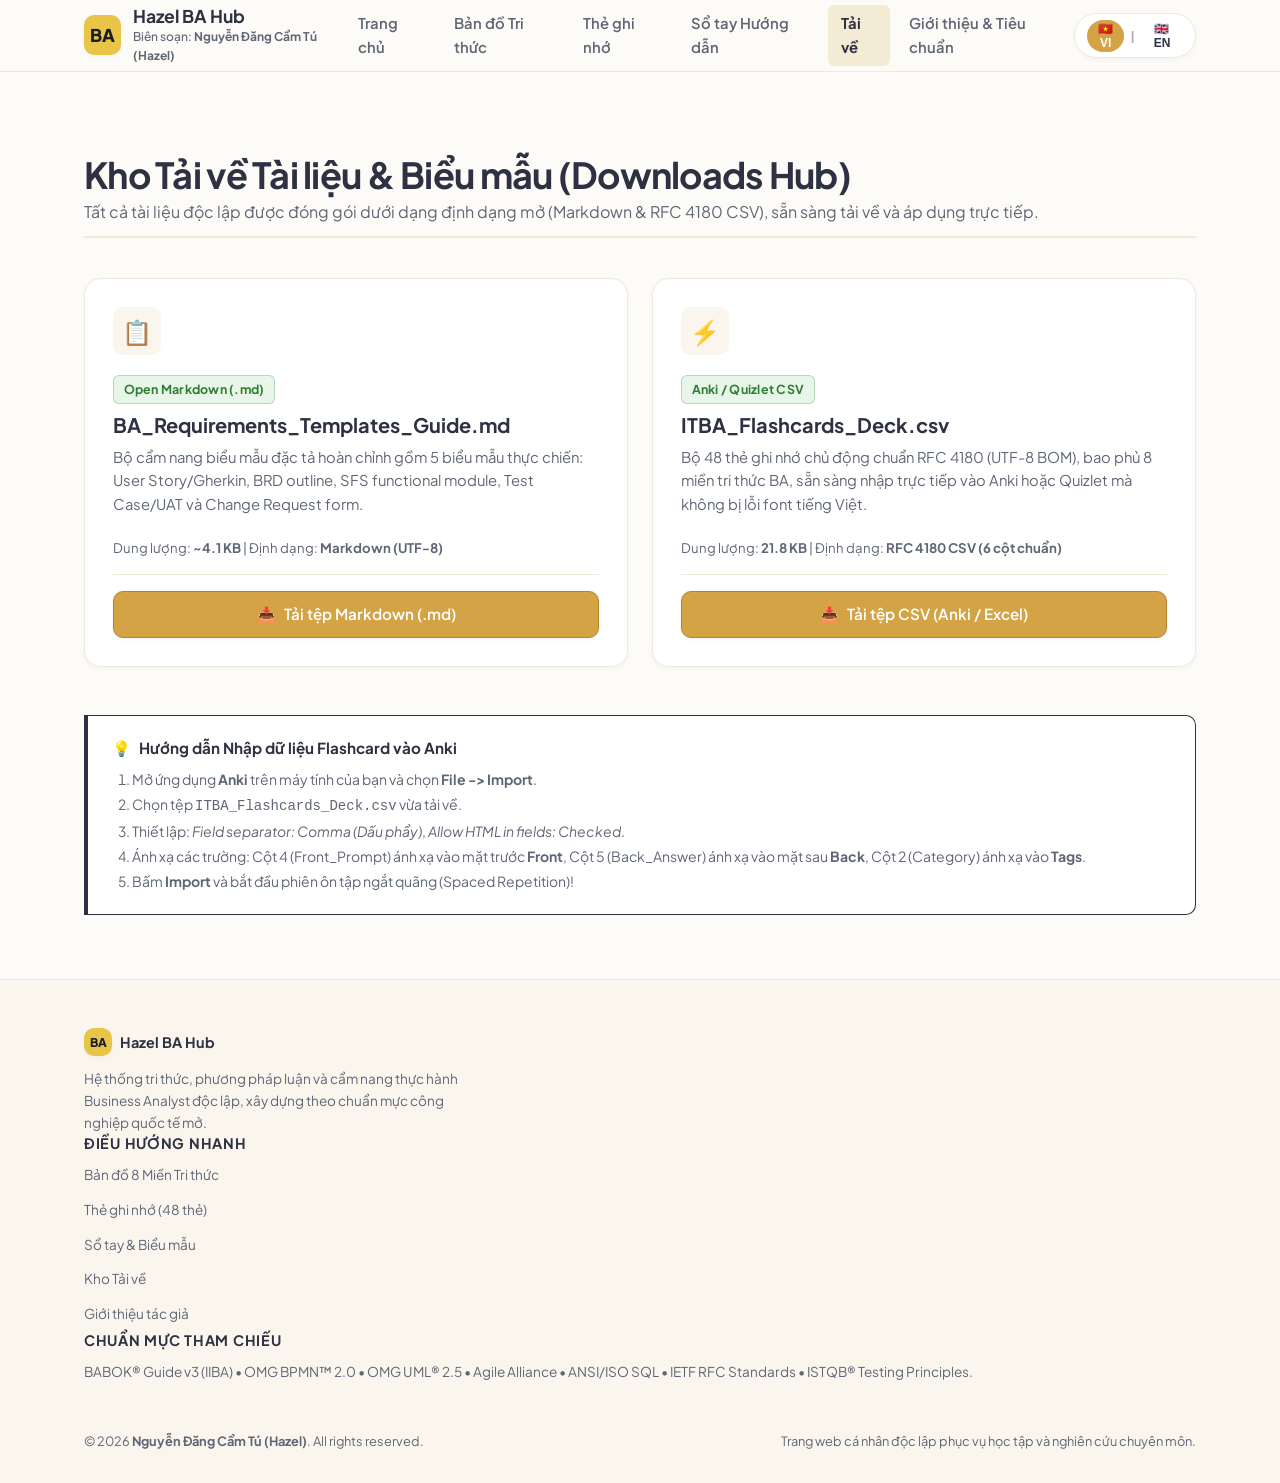
<file: ba-study-materials/downloads/index.html>
<!DOCTYPE html>
<html lang="vi" class="lang-vi">
<head>
  <meta charset="UTF-8">
  <meta name="viewport" content="width=device-width, initial-scale=1.0">
  <title class="lang-vi">Tải về | Hazel BA Hub - Nguyễn Đăng Cẩm Tú</title>
  <title class="lang-en">Downloads | Hazel BA Hub - Nguyen Dang Cam Tu</title>
  <meta name="description" content="Kho Tải về Tài liệu & Biểu mẫu Business Analyst - Tác giả Nguyễn Đăng Cẩm Tú (Hazel).">
  <!-- Fonts -->
  <link rel="preconnect" href="https://fonts.googleapis.com">
  <link rel="preconnect" href="https://fonts.gstatic.com" crossorigin>
  <link href="https://fonts.googleapis.com/css2?family=Plus+Jakarta+Sans:wght@400;500;600;700;800&display=swap" rel="stylesheet">
  <!-- Styles -->
  <link rel="stylesheet" href="../assets/css/main.css">
  <link rel="stylesheet" href="../assets/css/components.css">
  <link rel="stylesheet" href="../assets/css/flashcards.css">
  <!-- Core i18n -->
  <script src="../assets/js/i18n.js"></script>
</head>
<body>
  <header class="site-header">
    <div class="container header-inner">
      <a href="../" class="brand-link">
        <div class="brand-badge">BA</div>
        <div class="brand-text-wrap">
          <span class="brand-title">Hazel BA Hub</span>
          <span class="brand-author">
            <span class="lang-vi">Biên soạn: <strong>Nguyễn Đăng Cẩm Tú (Hazel)</strong></span>
            <span class="lang-en">Curated by <strong>Nguyễn Đăng Cẩm Tú (Hazel)</strong></span>
          </span>
        </div>
      </a>

      <nav>
        <ul class="nav-menu">
          <li><a href="../" class="nav-link"><span class="lang-vi">Trang chủ</span><span class="lang-en">Home</span></a></li>
          <li><a href="../knowledge-map/" class="nav-link"><span class="lang-vi">Bản đồ Tri thức</span><span class="lang-en">Knowledge Map</span></a></li>
          <li><a href="../flashcards/" class="nav-link"><span class="lang-vi">Thẻ ghi nhớ</span><span class="lang-en">Flashcards</span></a></li>
          <li><a href="../study-guide/" class="nav-link"><span class="lang-vi">Sổ tay Hướng dẫn</span><span class="lang-en">Study Guide</span></a></li>
          <li><a href="../downloads/" class="nav-link active"><span class="lang-vi">Tải về</span><span class="lang-en">Downloads</span></a></li>
          <li><a href="../about/" class="nav-link"><span class="lang-vi">Giới thiệu & Tiêu chuẩn</span><span class="lang-en">About & Standards</span></a></li>
        </ul>
      </nav>

      <div style="display: flex; align-items: center; gap: 0.75rem;">
        <button type="button" class="lang-toggle-btn" title="Chuyển đổi ngôn ngữ / Switch Language" aria-label="Toggle language">
          <span class="lang-pill" data-lang="vi">🇻🇳 VI</span>
          <span style="opacity: 0.4;">|</span>
          <span class="lang-pill" data-lang="en">🇬🇧 EN</span>
        </button>
        <button type="button" class="mobile-nav-toggle" aria-label="Open mobile navigation">☰</button>
      </div>
    </div>
  </header>

  <main class="container" style="padding: 2.5rem 1.5rem;">
    <div class="section-header">
      <div>
        <h1>
          <span class="lang-vi">Kho Tải về Tài liệu & Biểu mẫu (Downloads Hub)</span>
          <span class="lang-en">BA Resource Downloads & Templates Hub</span>
        </h1>
        <p>
          <span class="lang-vi">Tất cả tài liệu độc lập được đóng gói dưới dạng định dạng mở (Markdown & RFC 4180 CSV), sẵn sàng tải về và áp dụng trực tiếp.</span>
          <span class="lang-en">All independent learning deliverables packaged in open standards (Markdown & RFC 4180 CSV), ready for immediate download and local use.</span>
        </p>
      </div>
    </div>

    <div class="card-grid">
      <!-- Item 1: Markdown Templates Guide -->
      <div class="feature-card">
        <div class="card-icon">📋</div>
        <div class="badge badge-explicit" style="align-self: flex-start; margin-bottom: 0.5rem;">Open Markdown (.md)</div>
        <h3 class="card-title">BA_Requirements_Templates_Guide.md</h3>
        <p class="card-desc">
          <span class="lang-vi">Bộ cẩm nang biểu mẫu đặc tả hoàn chỉnh gồm 5 biểu mẫu thực chiến: User Story/Gherkin, BRD outline, SFS functional module, Test Case/UAT và Change Request form.</span>
          <span class="lang-en">Complete requirements engineering templates handbook featuring 5 production templates: User Story/Gherkin, BRD outline, SFS module, Test Case/UAT, and Change Request.</span>
        </p>
        <div style="font-size: 0.825rem; color: var(--text-muted); margin-bottom: 1rem;">
          <span class="lang-vi">Dung lượng: <strong>~4.1 KB</strong> | Định dạng: <strong>Markdown (UTF-8)</strong></span>
          <span class="lang-en">File size: <strong>~4.1 KB</strong> | Format: <strong>Markdown (UTF-8)</strong></span>
        </div>
        <div class="card-footer">
          <a href="../assets/docs/ITBA_Requirements_Templates_Guide.md" download class="btn btn-primary" style="width: 100%;">
            <span>📥</span>
            <span class="lang-vi">Tải tệp Markdown (.md)</span>
            <span class="lang-en">Download Markdown (.md)</span>
          </a>
        </div>
      </div>

      <!-- Item 2: Flashcards CSV -->
      <div class="feature-card">
        <div class="card-icon">⚡</div>
        <div class="badge badge-explicit" style="align-self: flex-start; margin-bottom: 0.5rem;">Anki / Quizlet CSV</div>
        <h3 class="card-title">ITBA_Flashcards_Deck.csv</h3>
        <p class="card-desc">
          <span class="lang-vi">Bộ 48 thẻ ghi nhớ chủ động chuẩn RFC 4180 (UTF-8 BOM), bao phủ 8 miền tri thức BA, sẵn sàng nhập trực tiếp vào Anki hoặc Quizlet mà không bị lỗi font tiếng Việt.</span>
          <span class="lang-en">48 active-recall flashcards formatted to RFC 4180 (UTF-8 BOM) covering 8 BA domains, ready for direct import into Anki or Quizlet with zero encoding errors.</span>
        </p>
        <div style="font-size: 0.825rem; color: var(--text-muted); margin-bottom: 1rem;">
          <span class="lang-vi">Dung lượng: <strong>21.8 KB</strong> | Định dạng: <strong>RFC 4180 CSV (6 cột chuẩn)</strong></span>
          <span class="lang-en">File size: <strong>21.8 KB</strong> | Format: <strong>RFC 4180 CSV (6 columns)</strong></span>
        </div>
        <div class="card-footer">
          <a href="../assets/docs/ITBA_Flashcards_Deck.csv" download class="btn btn-primary" style="width: 100%;">
            <span>📥</span>
            <span class="lang-vi">Tải tệp CSV (Anki / Excel)</span>
            <span class="lang-en">Download CSV (Anki / Excel)</span>
          </a>
        </div>
      </div>
    </div>

    <!-- Usage Guidelines -->
    <div class="callout" style="background: #FFFFFF; border-color: var(--border-color); margin-top: 3rem;">
      <div class="callout-header">
        <span>💡</span>
        <span class="lang-vi">Hướng dẫn Nhập dữ liệu Flashcard vào Anki</span>
        <span class="lang-en">How to Import Flashcards into Anki</span>
      </div>
      <div class="callout-body" style="font-size: 0.875rem; line-height: 1.8;">
        <ol style="padding-left: 1.25rem;">
          <li><span class="lang-vi">Mở ứng dụng <strong>Anki</strong> trên máy tính của bạn và chọn <strong>File -&gt; Import</strong>.</span><span class="lang-en">Open <strong>Anki</strong> on your computer and select <strong>File -&gt; Import</strong>.</span></li>
          <li><span class="lang-vi">Chọn tệp <code>ITBA_Flashcards_Deck.csv</code> vừa tải về.</span><span class="lang-en">Select the downloaded <code>ITBA_Flashcards_Deck.csv</code> file.</span></li>
          <li><span class="lang-vi">Thiết lập: <em>Field separator: Comma (Dấu phẩy)</em>, <em>Allow HTML in fields: Checked</em>.</span><span class="lang-en">Ensure settings: <em>Field separator: Comma</em>, <em>Allow HTML in fields: Checked</em>.</span></li>
          <li><span class="lang-vi">Ánh xạ các trường: Cột 4 (Front_Prompt) ánh xạ vào mặt trước <strong>Front</strong>, Cột 5 (Back_Answer) ánh xạ vào mặt sau <strong>Back</strong>, Cột 2 (Category) ánh xạ vào <strong>Tags</strong>.</span><span class="lang-en">Map fields: Column 4 (Front_Prompt) to <strong>Front</strong>, Column 5 (Back_Answer) to <strong>Back</strong>, Column 2 (Category) to <strong>Tags</strong>.</span></li>
          <li><span class="lang-vi">Bấm <strong>Import</strong> và bắt đầu phiên ôn tập ngắt quãng (Spaced Repetition)!</span><span class="lang-en">Click <strong>Import</strong> to begin your spaced repetition learning drills!</span></li>
        </ol>
      </div>
    </div>
  </main>

  <footer class="site-footer">
    <div class="container footer-inner">
      <div class="footer-col">
        <div style="display: flex; align-items: center; gap: 0.5rem; margin-bottom: 0.75rem;">
          <div class="brand-badge" style="width: 28px; height: 28px; font-size: 0.75rem;">BA</div>
          <span style="font-weight: 700; color: var(--text-heading);">Hazel BA Hub</span>
        </div>
        <p style="font-size: 0.85rem; color: var(--text-muted); line-height: 1.6; max-width: 380px;">
          <span class="lang-vi">Hệ thống tri thức, phương pháp luận và cẩm nang thực hành Business Analyst độc lập, xây dựng theo chuẩn mực công nghiệp quốc tế mở.</span>
          <span class="lang-en">An independent Business Analysis knowledge hub and practical handbook built upon open international industry standards.</span>
        </p>
      </div>
      <div class="footer-col">
        <h4 style="font-size: 0.9rem; margin-bottom: 0.75rem; color: var(--text-heading);">
          <span class="lang-vi">Điều hướng nhanh</span>
          <span class="lang-en">Quick Links</span>
        </h4>
        <ul style="list-style: none; padding: 0; margin: 0; font-size: 0.85rem; display: flex; flex-direction: column; gap: 0.4rem;">
          <li><a href="../knowledge-map/" style="color: var(--text-muted);"><span class="lang-vi">Bản đồ 8 Miền Tri thức</span><span class="lang-en">8 Knowledge Domains</span></a></li>
          <li><a href="../flashcards/" style="color: var(--text-muted);"><span class="lang-vi">Thẻ ghi nhớ (48 thẻ)</span><span class="lang-en">Flashcards (48 Cards)</span></a></li>
          <li><a href="../study-guide/" style="color: var(--text-muted);"><span class="lang-vi">Sổ tay & Biểu mẫu</span><span class="lang-en">Handbook & Templates</span></a></li>
          <li><a href="../downloads/" style="color: var(--text-muted);"><span class="lang-vi">Kho Tải về</span><span class="lang-en">Downloads Hub</span></a></li>
          <li><a href="../about/" style="color: var(--text-muted);"><span class="lang-vi">Giới thiệu tác giả</span><span class="lang-en">About Author</span></a></li>
        </ul>
      </div>
      <div class="footer-col">
        <h4 style="font-size: 0.9rem; margin-bottom: 0.75rem; color: var(--text-heading);">
          <span class="lang-vi">Chuẩn mực tham chiếu</span>
          <span class="lang-en">Standard Frameworks</span>
        </h4>
        <p style="font-size: 0.85rem; color: var(--text-muted); line-height: 1.6;">
          BABOK® Guide v3 (IIBA) • OMG BPMN™ 2.0 • OMG UML® 2.5 • Agile Alliance • ANSI/ISO SQL • IETF RFC Standards • ISTQB® Testing Principles.
        </p>
      </div>
    </div>
    <div class="container" style="padding-top: 1.5rem; margin-top: 1.5rem; border-top: 1px solid var(--border-color); font-size: 0.8rem; color: var(--text-muted); display: flex; justify-content: space-between; flex-wrap: wrap; gap: 0.75rem;">
      <div>
        © 2026 <strong>Nguyễn Đăng Cẩm Tú (Hazel)</strong>. All rights reserved.
      </div>
      <div>
        <span class="lang-vi">Trang web cá nhân độc lập phục vụ học tập và nghiên cứu chuyên môn.</span>
        <span class="lang-en">Independent personal knowledge platform for professional study and practice.</span>
      </div>
    </div>
  </footer>

  <script src="../assets/js/app.js"></script>
</body>
</html>
</file>
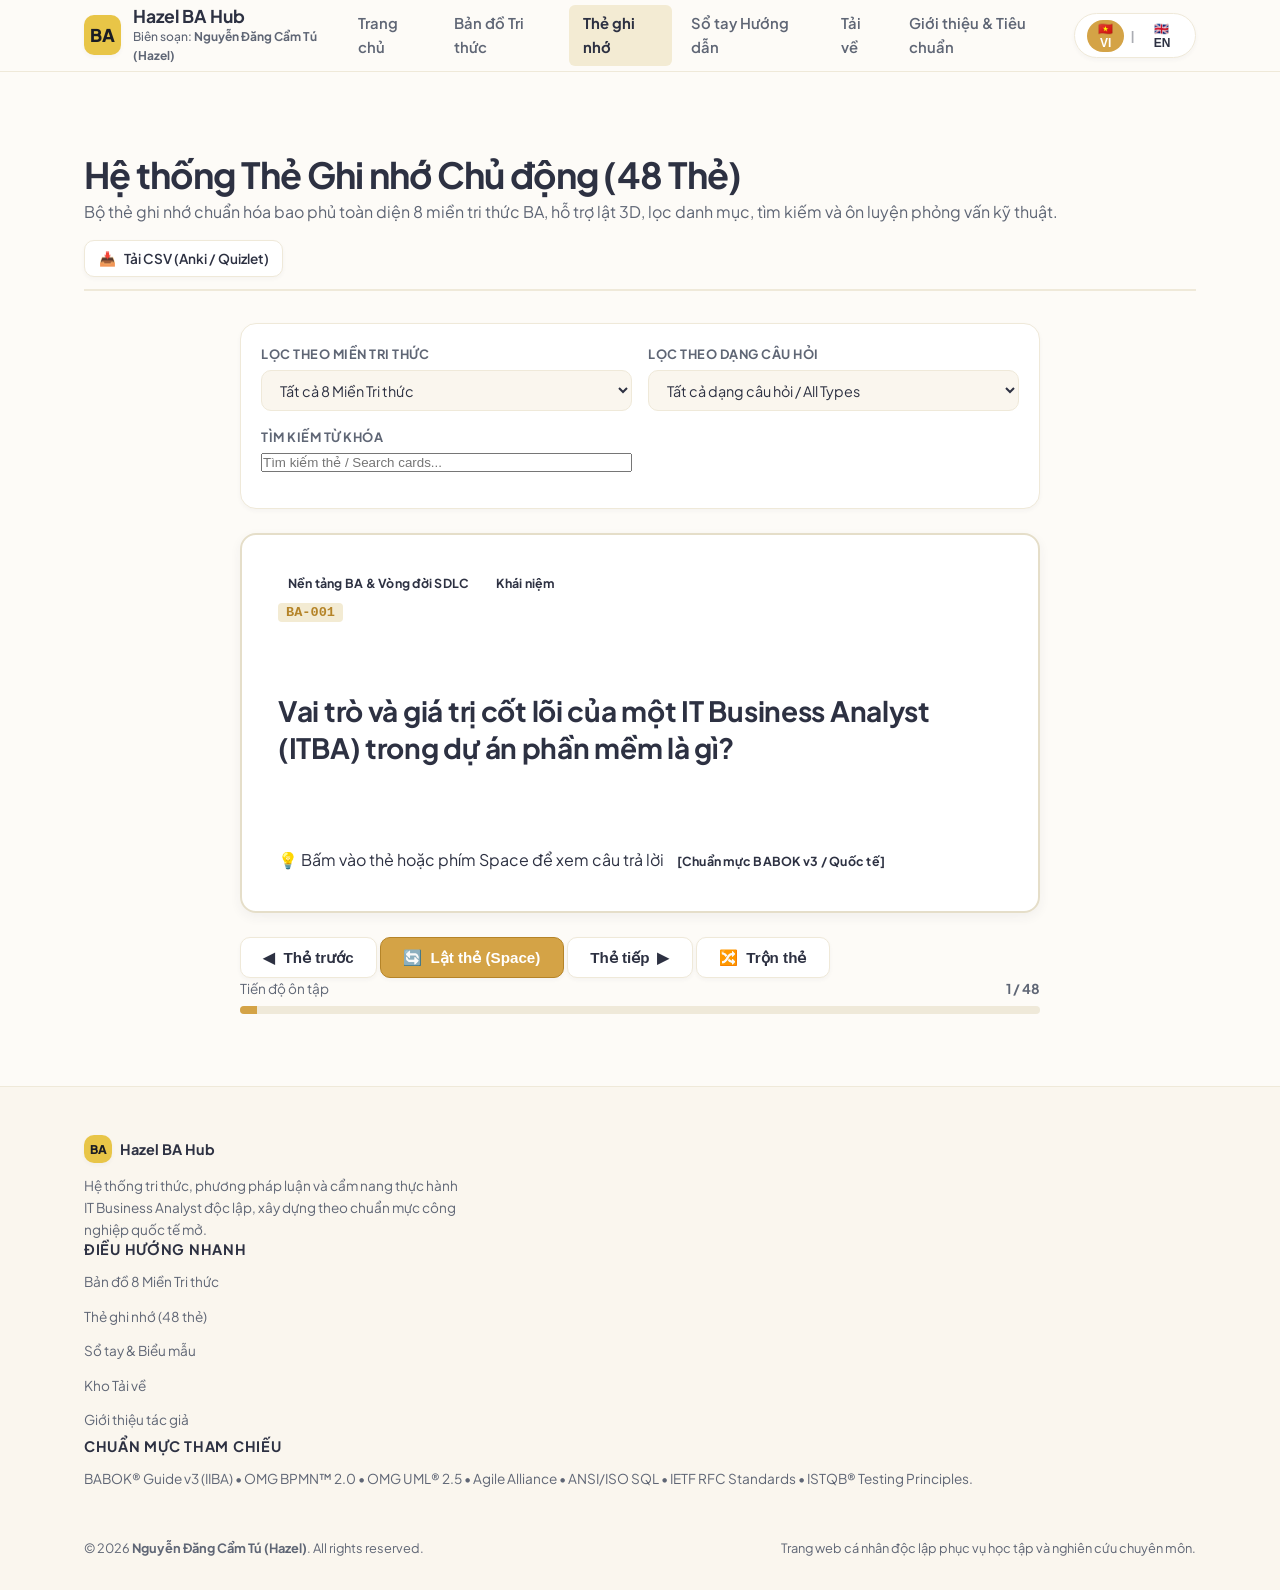
<file: ba-study-materials/flashcards/index.html>
<!DOCTYPE html>
<html lang="vi" class="lang-vi">
<head>
  <meta charset="UTF-8">
  <meta name="viewport" content="width=device-width, initial-scale=1.0">
  <title class="lang-vi">Thẻ ghi nhớ | Hazel BA Hub - Nguyễn Đăng Cẩm Tú</title>
  <title class="lang-en">Flashcards | Hazel BA Hub - Nguyen Dang Cam Tu</title>
  <meta name="description" content="Bộ 48 Thẻ Ghi nhớ Chủ động IT Business Analyst - Tác giả Nguyễn Đăng Cẩm Tú (Hazel).">
  <!-- Fonts -->
  <link rel="preconnect" href="https://fonts.googleapis.com">
  <link rel="preconnect" href="https://fonts.gstatic.com" crossorigin>
  <link href="https://fonts.googleapis.com/css2?family=Plus+Jakarta+Sans:wght@400;500;600;700;800&display=swap" rel="stylesheet">
  <!-- Styles -->
  <link rel="stylesheet" href="../assets/css/main.css">
  <link rel="stylesheet" href="../assets/css/components.css">
  <link rel="stylesheet" href="../assets/css/flashcards.css">
  <!-- Core i18n -->
  <script src="../assets/js/i18n.js"></script>
</head>
<body>
  <header class="site-header">
    <div class="container header-inner">
      <a href="../" class="brand-link">
        <div class="brand-badge">BA</div>
        <div class="brand-text-wrap">
          <span class="brand-title">Hazel BA Hub</span>
          <span class="brand-author">
            <span class="lang-vi">Biên soạn: <strong>Nguyễn Đăng Cẩm Tú (Hazel)</strong></span>
            <span class="lang-en">Curated by <strong>Nguyễn Đăng Cẩm Tú (Hazel)</strong></span>
          </span>
        </div>
      </a>

      <nav>
        <ul class="nav-menu">
          <li><a href="../" class="nav-link"><span class="lang-vi">Trang chủ</span><span class="lang-en">Home</span></a></li>
          <li><a href="../knowledge-map/" class="nav-link"><span class="lang-vi">Bản đồ Tri thức</span><span class="lang-en">Knowledge Map</span></a></li>
          <li><a href="../flashcards/" class="nav-link active"><span class="lang-vi">Thẻ ghi nhớ</span><span class="lang-en">Flashcards</span></a></li>
          <li><a href="../study-guide/" class="nav-link"><span class="lang-vi">Sổ tay Hướng dẫn</span><span class="lang-en">Study Guide</span></a></li>
          <li><a href="../downloads/" class="nav-link"><span class="lang-vi">Tải về</span><span class="lang-en">Downloads</span></a></li>
          <li><a href="../about/" class="nav-link"><span class="lang-vi">Giới thiệu & Tiêu chuẩn</span><span class="lang-en">About & Standards</span></a></li>
        </ul>
      </nav>

      <div style="display: flex; align-items: center; gap: 0.75rem;">
        <button type="button" class="lang-toggle-btn" title="Chuyển đổi ngôn ngữ / Switch Language" aria-label="Toggle language">
          <span class="lang-pill" data-lang="vi">🇻🇳 VI</span>
          <span style="opacity: 0.4;">|</span>
          <span class="lang-pill" data-lang="en">🇬🇧 EN</span>
        </button>
        <button type="button" class="mobile-nav-toggle" aria-label="Open mobile navigation">☰</button>
      </div>
    </div>
  </header>

  <main class="container" style="padding: 2.5rem 1.5rem;">
    <div class="section-header">
      <div>
        <h1>
          <span class="lang-vi">Hệ thống Thẻ Ghi nhớ Chủ động (48 Thẻ)</span>
          <span class="lang-en">Interactive Active-Recall Flashcards (48 Cards)</span>
        </h1>
        <p>
          <span class="lang-vi">Bộ thẻ ghi nhớ chuẩn hóa bao phủ toàn diện 8 miền tri thức BA, hỗ trợ lật 3D, lọc danh mục, tìm kiếm và ôn luyện phỏng vấn kỹ thuật.</span>
          <span class="lang-en">Standardized active-recall deck spanning all 8 BA domains, equipped with 3D card flips, domain filters, search, and interview drills.</span>
        </p>
      </div>
      <div>
        <a href="../assets/docs/BA_Flashcards_Deck.csv" download class="btn btn-secondary btn-sm">
          <span>📥</span>
          <span class="lang-vi">Tải CSV (Anki / Quizlet)</span>
          <span class="lang-en">Download CSV (Anki / Quizlet)</span>
        </a>
      </div>
    </div>

    <div class="fc-container">
      <!-- Filter Controls -->
      <div class="fc-controls-bar">
        <div class="fc-filter-grid">
          <div class="fc-filter-group">
            <label for="fcCategorySelect" class="fc-filter-label">
              <span class="lang-vi">Lọc theo Miền Tri thức</span>
              <span class="lang-en">Filter by Knowledge Domain</span>
            </label>
            <select id="fcCategorySelect" class="fc-select"></select>
          </div>
          <div class="fc-filter-group">
            <label for="fcTypeSelect" class="fc-filter-label">
              <span class="lang-vi">Lọc theo Dạng Câu hỏi</span>
              <span class="lang-en">Filter by Question Type</span>
            </label>
            <select id="fcTypeSelect" class="fc-select">
              <option value="ALL">Tất cả dạng câu hỏi / All Types</option>
              <option value="Conceptual">Khái niệm (Conceptual)</option>
              <option value="Comparative">So sánh (Comparative)</option>
              <option value="Procedural">Quy trình (Procedural)</option>
              <option value="Technical / Syntax">Kỹ thuật / Cú pháp (Technical / Syntax)</option>
              <option value="Scenario">Tình huống Thực tế (Scenario)</option>
            </select>
          </div>
          <div class="fc-filter-group">
            <label for="fcSearchInput" class="fc-filter-label">
              <span class="lang-vi">Tìm kiếm từ khóa</span>
              <span class="lang-en">Search Keywords</span>
            </label>
            <input type="text" id="fcSearchInput" class="fc-input" placeholder="Tìm kiếm thẻ / Search cards...">
          </div>
        </div>
      </div>

      <!-- Flashcard 3D Card Area -->
      <div class="fc-card-viewport" id="fcCardViewport">
        <div class="fc-card" id="fcCard" tabindex="0" role="button" aria-label="Flashcard. Click or press space to flip.">
          <!-- Card Front -->
          <div class="fc-card-face fc-card-front">
            <div class="fc-face-header">
              <div style="display: flex; gap: 0.5rem; flex-wrap: wrap;">
                <span class="badge badge-category" id="fcCategoryBadge">-</span>
                <span class="badge badge-type" id="fcTypeBadge">-</span>
              </div>
              <span class="fc-card-id" id="fcCardId">CARD-01</span>
            </div>
            <div class="fc-face-body">
              <h2 class="fc-prompt-text" id="fcPrompt">Đang tải thẻ ghi nhớ...</h2>
            </div>
            <div class="fc-face-footer">
              <span class="fc-hint">
                <span class="lang-vi">💡 Bấm vào thẻ hoặc phím Space để xem câu trả lời</span>
                <span class="lang-en">💡 Click card or press Space to flip answer</span>
              </span>
              <span class="badge badge-source" id="fcSourceBadge">[BABOK v3]</span>
            </div>
          </div>

          <!-- Card Back -->
          <div class="fc-card-face fc-card-back">
            <div class="fc-face-header">
              <span class="badge badge-answer-label">
                <span class="lang-vi">Đáp án Chi tiết</span>
                <span class="lang-en">Detailed Answer</span>
              </span>
              <span class="badge badge-source" style="background: rgba(255,255,255,0.2); color: white;">Verified Standard</span>
            </div>
            <div class="fc-face-body">
              <div class="fc-answer-text" id="fcAnswer">Đang tải đáp án...</div>
            </div>
            <div class="fc-face-footer">
              <span class="fc-hint" style="color: rgba(255,255,255,0.8);">
                <span class="lang-vi">🔄 Bấm lại để quay về mặt câu hỏi</span>
                <span class="lang-en">🔄 Click again to flip back to question</span>
              </span>
            </div>
          </div>
        </div>
      </div>

      <!-- Navigation & Action Buttons -->
      <div class="fc-action-bar">
        <button type="button" class="btn btn-secondary" id="fcPrevBtn" aria-label="Previous card">
          <span>◀</span>
          <span class="lang-vi">Thẻ trước</span>
          <span class="lang-en">Previous</span>
        </button>

        <button type="button" class="btn btn-primary" id="fcFlipBtn">
          <span>🔄</span>
          <span class="lang-vi">Lật thẻ (Space)</span>
          <span class="lang-en">Flip Card (Space)</span>
        </button>

        <button type="button" class="btn btn-secondary" id="fcNextBtn" aria-label="Next card">
          <span class="lang-vi">Thẻ tiếp</span>
          <span class="lang-en">Next</span>
          <span>▶</span>
        </button>

        <button type="button" class="btn btn-secondary" id="fcShuffleBtn" title="Trộn ngẫu nhiên bộ thẻ">
          <span>🔀</span>
          <span class="lang-vi">Trộn thẻ</span>
          <span class="lang-en">Shuffle</span>
        </button>
      </div>

      <!-- Progress Tracking Bar -->
      <div class="fc-progress-wrap">
        <div style="display: flex; justify-content: space-between; font-size: 0.85rem; color: var(--text-muted); margin-bottom: 0.4rem;">
          <span>
            <span class="lang-vi">Tiến độ ôn tập</span>
            <span class="lang-en">Study Progress</span>
          </span>
          <span id="fcCounter" style="font-weight: 700; color: var(--text-heading);">1 / 48</span>
        </div>
        <div class="fc-progress-track">
          <div class="fc-progress-fill" id="fcProgressFill" style="width: 2%;"></div>
        </div>
      </div>
    </div>
  </main>

  <footer class="site-footer">
    <div class="container footer-inner">
      <div class="footer-col">
        <div style="display: flex; align-items: center; gap: 0.5rem; margin-bottom: 0.75rem;">
          <div class="brand-badge" style="width: 28px; height: 28px; font-size: 0.75rem;">BA</div>
          <span style="font-weight: 700; color: var(--text-heading);">Hazel BA Hub</span>
        </div>
        <p style="font-size: 0.85rem; color: var(--text-muted); line-height: 1.6; max-width: 380px;">
          <span class="lang-vi">Hệ thống tri thức, phương pháp luận và cẩm nang thực hành IT Business Analyst độc lập, xây dựng theo chuẩn mực công nghiệp quốc tế mở.</span>
          <span class="lang-en">An independent IT Business Analysis knowledge hub and practical handbook built upon open international industry standards.</span>
        </p>
      </div>
      <div class="footer-col">
        <h4 style="font-size: 0.9rem; margin-bottom: 0.75rem; color: var(--text-heading);">
          <span class="lang-vi">Điều hướng nhanh</span>
          <span class="lang-en">Quick Links</span>
        </h4>
        <ul style="list-style: none; padding: 0; margin: 0; font-size: 0.85rem; display: flex; flex-direction: column; gap: 0.4rem;">
          <li><a href="../knowledge-map/" style="color: var(--text-muted);"><span class="lang-vi">Bản đồ 8 Miền Tri thức</span><span class="lang-en">8 Knowledge Domains</span></a></li>
          <li><a href="../flashcards/" style="color: var(--text-muted);"><span class="lang-vi">Thẻ ghi nhớ (48 thẻ)</span><span class="lang-en">Flashcards (48 Cards)</span></a></li>
          <li><a href="../study-guide/" style="color: var(--text-muted);"><span class="lang-vi">Sổ tay & Biểu mẫu</span><span class="lang-en">Handbook & Templates</span></a></li>
          <li><a href="../downloads/" style="color: var(--text-muted);"><span class="lang-vi">Kho Tải về</span><span class="lang-en">Downloads Hub</span></a></li>
          <li><a href="../about/" style="color: var(--text-muted);"><span class="lang-vi">Giới thiệu tác giả</span><span class="lang-en">About Author</span></a></li>
        </ul>
      </div>
      <div class="footer-col">
        <h4 style="font-size: 0.9rem; margin-bottom: 0.75rem; color: var(--text-heading);">
          <span class="lang-vi">Chuẩn mực tham chiếu</span>
          <span class="lang-en">Standard Frameworks</span>
        </h4>
        <p style="font-size: 0.85rem; color: var(--text-muted); line-height: 1.6;">
          BABOK® Guide v3 (IIBA) • OMG BPMN™ 2.0 • OMG UML® 2.5 • Agile Alliance • ANSI/ISO SQL • IETF RFC Standards • ISTQB® Testing Principles.
        </p>
      </div>
    </div>
    <div class="container" style="padding-top: 1.5rem; margin-top: 1.5rem; border-top: 1px solid var(--border-color); font-size: 0.8rem; color: var(--text-muted); display: flex; justify-content: space-between; flex-wrap: wrap; gap: 0.75rem;">
      <div>
        © 2026 <strong>Nguyễn Đăng Cẩm Tú (Hazel)</strong>. All rights reserved.
      </div>
      <div>
        <span class="lang-vi">Trang web cá nhân độc lập phục vụ học tập và nghiên cứu chuyên môn.</span>
        <span class="lang-en">Independent personal knowledge platform for professional study and practice.</span>
      </div>
    </div>
  </footer>

  <script src="../assets/js/flashcards-data.js"></script>
  <script src="../assets/js/flashcards.js"></script>
  <script src="../assets/js/app.js"></script>
</body>
</html>
</file>
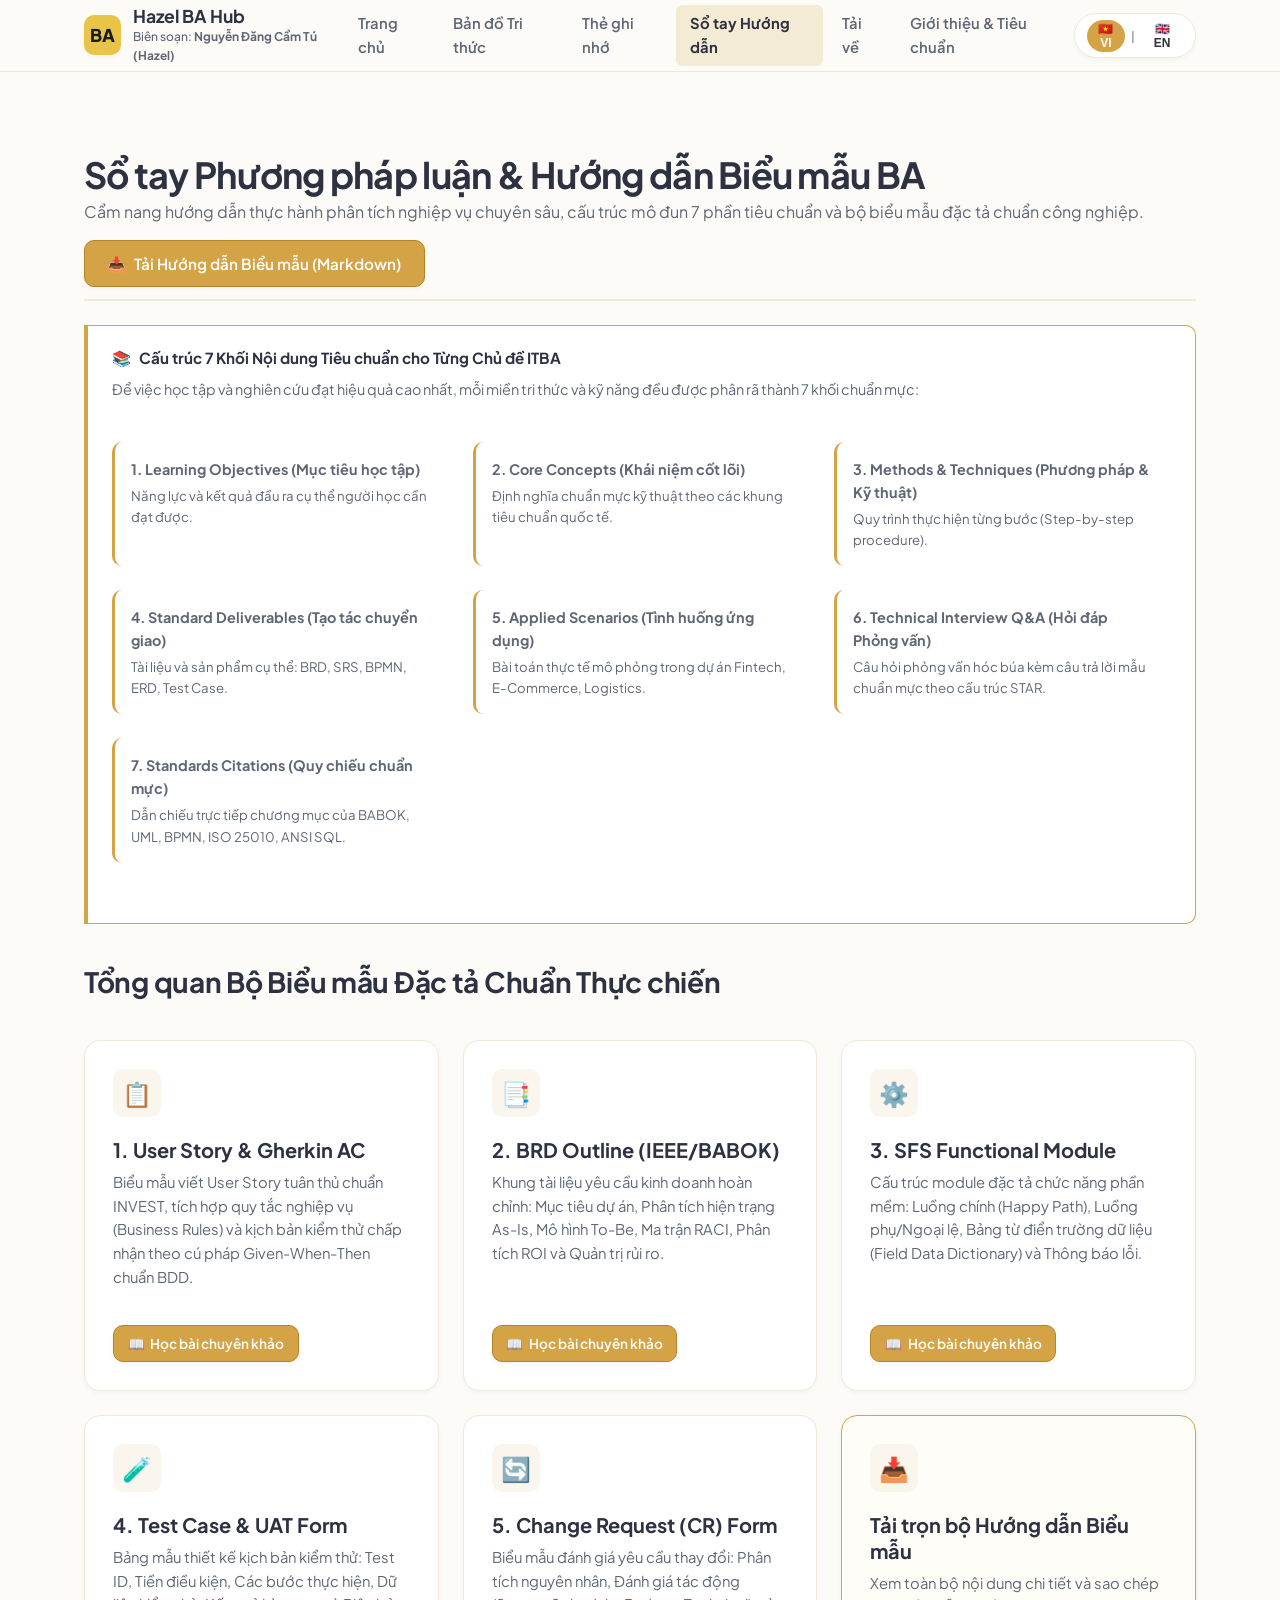
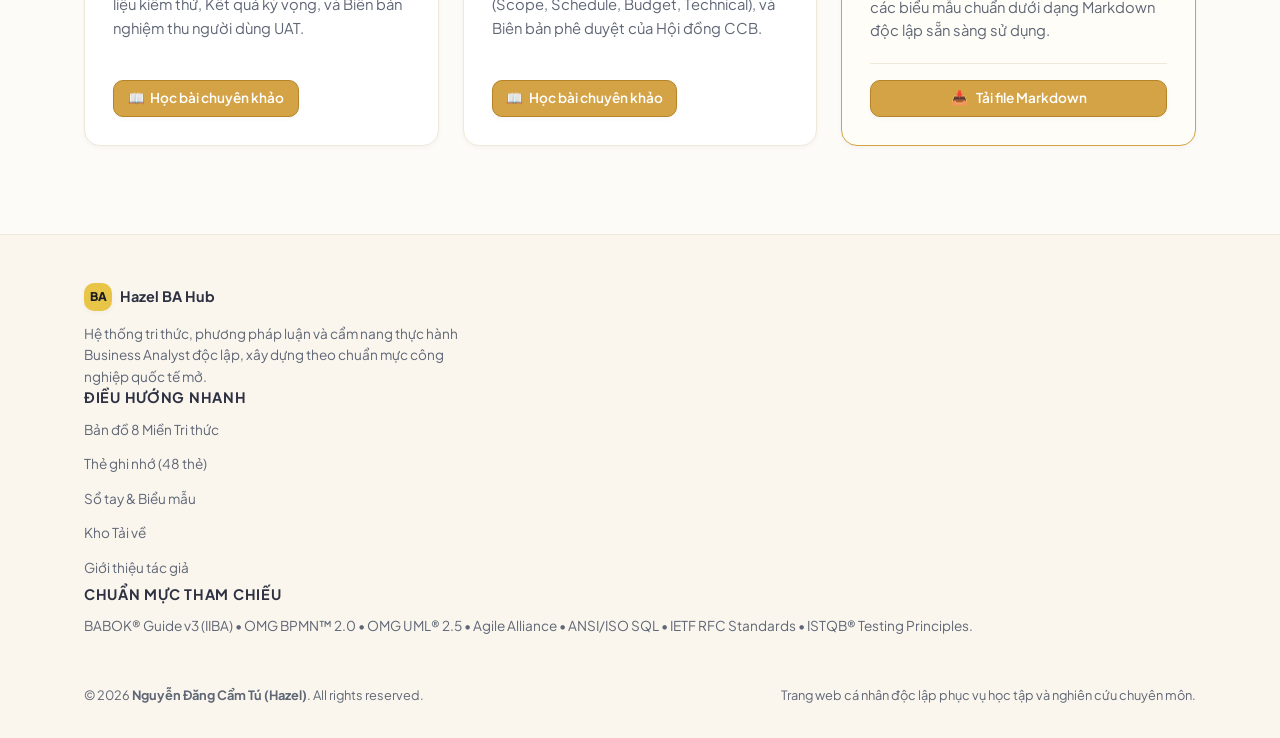
<file: ba-study-materials/study-guide/index.html>
<!DOCTYPE html>
<html lang="vi" class="lang-vi">
<head>
  <meta charset="UTF-8">
  <meta name="viewport" content="width=device-width, initial-scale=1.0">
  <title class="lang-vi">Sổ tay Hướng dẫn | Hazel BA Hub - Nguyễn Đăng Cẩm Tú</title>
  <title class="lang-en">Study Guide | Hazel BA Hub - Nguyen Dang Cam Tu</title>
  <meta name="description" content="Sổ tay Phương pháp luận và Hướng dẫn Biểu mẫu Business Analyst - Tác giả Nguyễn Đăng Cẩm Tú (Hazel).">
  <!-- Fonts -->
  <link rel="preconnect" href="https://fonts.googleapis.com">
  <link rel="preconnect" href="https://fonts.gstatic.com" crossorigin>
  <link href="https://fonts.googleapis.com/css2?family=Plus+Jakarta+Sans:wght@400;500;600;700;800&display=swap" rel="stylesheet">
  <!-- Styles -->
  <link rel="stylesheet" href="../assets/css/main.css">
  <link rel="stylesheet" href="../assets/css/components.css">
  <link rel="stylesheet" href="../assets/css/flashcards.css">
  <!-- Core i18n -->
  <script src="../assets/js/i18n.js"></script>
</head>
<body>
  <header class="site-header">
    <div class="container header-inner">
      <a href="../" class="brand-link">
        <div class="brand-badge">BA</div>
        <div class="brand-text-wrap">
          <span class="brand-title">Hazel BA Hub</span>
          <span class="brand-author">
            <span class="lang-vi">Biên soạn: <strong>Nguyễn Đăng Cẩm Tú (Hazel)</strong></span>
            <span class="lang-en">Curated by <strong>Nguyễn Đăng Cẩm Tú (Hazel)</strong></span>
          </span>
        </div>
      </a>

      <nav>
        <ul class="nav-menu">
          <li><a href="../" class="nav-link"><span class="lang-vi">Trang chủ</span><span class="lang-en">Home</span></a></li>
          <li><a href="../knowledge-map/" class="nav-link"><span class="lang-vi">Bản đồ Tri thức</span><span class="lang-en">Knowledge Map</span></a></li>
          <li><a href="../flashcards/" class="nav-link"><span class="lang-vi">Thẻ ghi nhớ</span><span class="lang-en">Flashcards</span></a></li>
          <li><a href="../study-guide/" class="nav-link active"><span class="lang-vi">Sổ tay Hướng dẫn</span><span class="lang-en">Study Guide</span></a></li>
          <li><a href="../downloads/" class="nav-link"><span class="lang-vi">Tải về</span><span class="lang-en">Downloads</span></a></li>
          <li><a href="../about/" class="nav-link"><span class="lang-vi">Giới thiệu & Tiêu chuẩn</span><span class="lang-en">About & Standards</span></a></li>
        </ul>
      </nav>

      <div style="display: flex; align-items: center; gap: 0.75rem;">
        <button type="button" class="lang-toggle-btn" title="Chuyển đổi ngôn ngữ / Switch Language" aria-label="Toggle language">
          <span class="lang-pill" data-lang="vi">🇻🇳 VI</span>
          <span style="opacity: 0.4;">|</span>
          <span class="lang-pill" data-lang="en">🇬🇧 EN</span>
        </button>
        <button type="button" class="mobile-nav-toggle" aria-label="Open mobile navigation">☰</button>
      </div>
    </div>
  </header>

  <main class="container" style="padding: 2.5rem 1.5rem;">
    <div class="section-header">
      <div>
        <h1>
          <span class="lang-vi">Sổ tay Phương pháp luận & Hướng dẫn Biểu mẫu BA</span>
          <span class="lang-en">BA Methodology Handbook & Requirements Templates</span>
        </h1>
        <p>
          <span class="lang-vi">Cẩm nang hướng dẫn thực hành phân tích nghiệp vụ chuyên sâu, cấu trúc mô đun 7 phần tiêu chuẩn và bộ biểu mẫu đặc tả chuẩn công nghiệp.</span>
          <span class="lang-en">An in-depth practical handbook covering rigorous requirements engineering methodologies, the standard 7-part module template, and production-grade specification templates.</span>
        </p>
      </div>
      <div>
        <a href="../assets/docs/ITBA_Requirements_Templates_Guide.md" download class="btn btn-primary">
          <span>📥</span>
          <span class="lang-vi">Tải Hướng dẫn Biểu mẫu (Markdown)</span>
          <span class="lang-en">Download Templates Guide (Markdown)</span>
        </a>
      </div>
    </div>

    <!-- 7-Part Instructional Template -->
    <div class="callout" style="background: #FFFFFF; border-color: var(--color-primary); margin-bottom: 2.5rem;">
      <div class="callout-header">
        <span>📚</span>
        <span class="lang-vi">Cấu trúc 7 Khối Nội dung Tiêu chuẩn cho Từng Chủ đề ITBA</span>
        <span class="lang-en">Standard 7-Part Architectural Module for Every ITBA Subject</span>
      </div>
      <div class="callout-body">
        <p style="font-size: 0.9rem; line-height: 1.7; margin-bottom: 1rem;">
          <span class="lang-vi">Để việc học tập và nghiên cứu đạt hiệu quả cao nhất, mỗi miền tri thức và kỹ năng đều được phân rã thành 7 khối chuẩn mực:</span>
          <span class="lang-en">For optimal conceptual mastery and interview performance, every knowledge module is structured into 7 standard blocks:</span>
        </p>
        <div class="card-grid" style="grid-template-columns: repeat(auto-fit, minmax(280px, 1fr));">
          <div style="background: var(--color-surface); padding: 1rem; border-radius: var(--radius-md); border-left: 3px solid var(--color-primary);">
            <div style="font-weight: 700; font-size: 0.9rem;">1. Learning Objectives (Mục tiêu học tập)</div>
            <div style="font-size: 0.825rem; color: var(--text-muted); margin-top: 0.25rem;">Năng lực và kết quả đầu ra cụ thể người học cần đạt được.</div>
          </div>
          <div style="background: var(--color-surface); padding: 1rem; border-radius: var(--radius-md); border-left: 3px solid var(--color-primary);">
            <div style="font-weight: 700; font-size: 0.9rem;">2. Core Concepts (Khái niệm cốt lõi)</div>
            <div style="font-size: 0.825rem; color: var(--text-muted); margin-top: 0.25rem;">Định nghĩa chuẩn mực kỹ thuật theo các khung tiêu chuẩn quốc tế.</div>
          </div>
          <div style="background: var(--color-surface); padding: 1rem; border-radius: var(--radius-md); border-left: 3px solid var(--color-primary);">
            <div style="font-weight: 700; font-size: 0.9rem;">3. Methods & Techniques (Phương pháp & Kỹ thuật)</div>
            <div style="font-size: 0.825rem; color: var(--text-muted); margin-top: 0.25rem;">Quy trình thực hiện từng bước (Step-by-step procedure).</div>
          </div>
          <div style="background: var(--color-surface); padding: 1rem; border-radius: var(--radius-md); border-left: 3px solid var(--color-primary);">
            <div style="font-weight: 700; font-size: 0.9rem;">4. Standard Deliverables (Tạo tác chuyển giao)</div>
            <div style="font-size: 0.825rem; color: var(--text-muted); margin-top: 0.25rem;">Tài liệu và sản phẩm cụ thể: BRD, SRS, BPMN, ERD, Test Case.</div>
          </div>
          <div style="background: var(--color-surface); padding: 1rem; border-radius: var(--radius-md); border-left: 3px solid var(--color-primary);">
            <div style="font-weight: 700; font-size: 0.9rem;">5. Applied Scenarios (Tình huống ứng dụng)</div>
            <div style="font-size: 0.825rem; color: var(--text-muted); margin-top: 0.25rem;">Bài toán thực tế mô phỏng trong dự án Fintech, E-Commerce, Logistics.</div>
          </div>
          <div style="background: var(--color-surface); padding: 1rem; border-radius: var(--radius-md); border-left: 3px solid var(--color-primary);">
            <div style="font-weight: 700; font-size: 0.9rem;">6. Technical Interview Q&A (Hỏi đáp Phỏng vấn)</div>
            <div style="font-size: 0.825rem; color: var(--text-muted); margin-top: 0.25rem;">Câu hỏi phỏng vấn hóc búa kèm câu trả lời mẫu chuẩn mực theo cấu trúc STAR.</div>
          </div>
          <div style="background: var(--color-surface); padding: 1rem; border-radius: var(--radius-md); border-left: 3px solid var(--color-primary);">
            <div style="font-weight: 700; font-size: 0.9rem;">7. Standards Citations (Quy chiếu chuẩn mực)</div>
            <div style="font-size: 0.825rem; color: var(--text-muted); margin-top: 0.25rem;">Dẫn chiếu trực tiếp chương mục của BABOK, UML, BPMN, ISO 25010, ANSI SQL.</div>
          </div>
        </div>
      </div>
    </div>

    <!-- Requirements Templates Section -->
    <h2 style="margin-bottom: 1.25rem;">
      <span class="lang-vi">Tổng quan Bộ Biểu mẫu Đặc tả Chuẩn Thực chiến</span>
      <span class="lang-en">Production-Grade Requirements Templates Overview</span>
    </h2>

    <div class="card-grid" style="margin-bottom: 3rem;">
      <div class="feature-card">
        <div class="card-icon">📋</div>
        <h3 class="card-title">1. User Story & Gherkin AC</h3>
        <p class="card-desc">
          <span class="lang-vi">Biểu mẫu viết User Story tuân thủ chuẩn INVEST, tích hợp quy tắc nghiệp vụ (Business Rules) và kịch bản kiểm thử chấp nhận theo cú pháp Given-When-Then chuẩn BDD.</span>
          <span class="lang-en">INVEST User Story template integrated with business rules and Given-When-Then Gherkin acceptance criteria scenarios.</span>
        </p>
        <div style="margin-top: 1rem;">
          <a href="../modules/domain-5-user-stories-gherkin/" class="btn btn-primary btn-sm" style="display: inline-flex; align-items: center; gap: 0.35rem;">
            <span>📖</span>
            <span class="lang-vi">Học bài chuyên khảo</span>
            <span class="lang-en">Study Masterclass</span>
          </a>
        </div>
      </div>

      <div class="feature-card">
        <div class="card-icon">📑</div>
        <h3 class="card-title">2. BRD Outline (IEEE/BABOK)</h3>
        <p class="card-desc">
          <span class="lang-vi">Khung tài liệu yêu cầu kinh doanh hoàn chỉnh: Mục tiêu dự án, Phân tích hiện trạng As-Is, Mô hình To-Be, Ma trận RACI, Phân tích ROI và Quản trị rủi ro.</span>
          <span class="lang-en">Complete Business Requirements Document outline: Objectives, As-Is/To-Be models, RACI matrix, ROI projections, and Risk Register.</span>
        </p>
        <div style="margin-top: 1rem;">
          <a href="../modules/brd-business-requirements-document/" class="btn btn-primary btn-sm" style="display: inline-flex; align-items: center; gap: 0.35rem;">
            <span>📖</span>
            <span class="lang-vi">Học bài chuyên khảo</span>
            <span class="lang-en">Study Masterclass</span>
          </a>
        </div>
      </div>

      <div class="feature-card">
        <div class="card-icon">⚙️</div>
        <h3 class="card-title">3. SFS Functional Module</h3>
        <p class="card-desc">
          <span class="lang-vi">Cấu trúc module đặc tả chức năng phần mềm: Luồng chính (Happy Path), Luồng phụ/Ngoại lệ, Bảng từ điển trường dữ liệu (Field Data Dictionary) và Thông báo lỗi.</span>
          <span class="lang-en">Software Functional Specification module: Happy Path, Alternative/Exception Paths, Field Data Dictionary, and Error Messages catalog.</span>
        </p>
        <div style="margin-top: 1rem;">
          <a href="../modules/sfs-software-functional-specification/" class="btn btn-primary btn-sm" style="display: inline-flex; align-items: center; gap: 0.35rem;">
            <span>📖</span>
            <span class="lang-vi">Học bài chuyên khảo</span>
            <span class="lang-en">Study Masterclass</span>
          </a>
        </div>
      </div>

      <div class="feature-card">
        <div class="card-icon">🧪</div>
        <h3 class="card-title">4. Test Case & UAT Form</h3>
        <p class="card-desc">
          <span class="lang-vi">Bảng mẫu thiết kế kịch bản kiểm thử: Test ID, Tiền điều kiện, Các bước thực hiện, Dữ liệu kiểm thử, Kết quả kỳ vọng, và Biên bản nghiệm thu người dùng UAT.</span>
          <span class="lang-en">Test Case and UAT template: Preconditions, Execution Steps, Test Data, Expected vs. Actual Results, and Customer Sign-off sheet.</span>
        </p>
        <div style="margin-top: 1rem;">
          <a href="../modules/test-case-uat-specification/" class="btn btn-primary btn-sm" style="display: inline-flex; align-items: center; gap: 0.35rem;">
            <span>📖</span>
            <span class="lang-vi">Học bài chuyên khảo</span>
            <span class="lang-en">Study Masterclass</span>
          </a>
        </div>
      </div>

      <div class="feature-card">
        <div class="card-icon">🔄</div>
        <h3 class="card-title">5. Change Request (CR) Form</h3>
        <p class="card-desc">
          <span class="lang-vi">Biểu mẫu đánh giá yêu cầu thay đổi: Phân tích nguyên nhân, Đánh giá tác động (Scope, Schedule, Budget, Technical), và Biên bản phê duyệt của Hội đồng CCB.</span>
          <span class="lang-en">Change Request assessment template: Root cause analysis, Impact Assessment (Triple Constraint), and Change Control Board (CCB) approval.</span>
        </p>
        <div style="margin-top: 1rem;">
          <a href="../modules/change-request-impact-analysis/" class="btn btn-primary btn-sm" style="display: inline-flex; align-items: center; gap: 0.35rem;">
            <span>📖</span>
            <span class="lang-vi">Học bài chuyên khảo</span>
            <span class="lang-en">Study Masterclass</span>
          </a>
        </div>
      </div>

      <div class="feature-card" style="background: #FFFDF7; border-color: var(--color-primary);">
        <div class="card-icon">📥</div>
        <h3 class="card-title">
          <span class="lang-vi">Tải trọn bộ Hướng dẫn Biểu mẫu</span>
          <span class="lang-en">Download Full Templates Guide</span>
        </h3>
        <p class="card-desc">
          <span class="lang-vi">Xem toàn bộ nội dung chi tiết và sao chép các biểu mẫu chuẩn dưới dạng Markdown độc lập sẵn sàng sử dụng.</span>
          <span class="lang-en">Read full specifications and copy templates directly in clean, standalone Markdown format.</span>
        </p>
        <div class="card-footer">
          <a href="../assets/docs/BA_Requirements_Templates_Guide.md" download class="btn btn-primary btn-sm" style="width: 100%;">
            <span>📥</span>
            <span class="lang-vi">Tải file Markdown</span>
            <span class="lang-en">Download Markdown</span>
          </a>
        </div>
      </div>
    </div>
  </main>

  <footer class="site-footer">
    <div class="container footer-inner">
      <div class="footer-col">
        <div style="display: flex; align-items: center; gap: 0.5rem; margin-bottom: 0.75rem;">
          <div class="brand-badge" style="width: 28px; height: 28px; font-size: 0.75rem;">BA</div>
          <span style="font-weight: 700; color: var(--text-heading);">Hazel BA Hub</span>
        </div>
        <p style="font-size: 0.85rem; color: var(--text-muted); line-height: 1.6; max-width: 380px;">
          <span class="lang-vi">Hệ thống tri thức, phương pháp luận và cẩm nang thực hành Business Analyst độc lập, xây dựng theo chuẩn mực công nghiệp quốc tế mở.</span>
          <span class="lang-en">An independent Business Analysis knowledge hub and practical handbook built upon open international industry standards.</span>
        </p>
      </div>
      <div class="footer-col">
        <h4 style="font-size: 0.9rem; margin-bottom: 0.75rem; color: var(--text-heading);">
          <span class="lang-vi">Điều hướng nhanh</span>
          <span class="lang-en">Quick Links</span>
        </h4>
        <ul style="list-style: none; padding: 0; margin: 0; font-size: 0.85rem; display: flex; flex-direction: column; gap: 0.4rem;">
          <li><a href="../knowledge-map/" style="color: var(--text-muted);"><span class="lang-vi">Bản đồ 8 Miền Tri thức</span><span class="lang-en">8 Knowledge Domains</span></a></li>
          <li><a href="../flashcards/" style="color: var(--text-muted);"><span class="lang-vi">Thẻ ghi nhớ (48 thẻ)</span><span class="lang-en">Flashcards (48 Cards)</span></a></li>
          <li><a href="../study-guide/" style="color: var(--text-muted);"><span class="lang-vi">Sổ tay & Biểu mẫu</span><span class="lang-en">Handbook & Templates</span></a></li>
          <li><a href="../downloads/" style="color: var(--text-muted);"><span class="lang-vi">Kho Tải về</span><span class="lang-en">Downloads Hub</span></a></li>
          <li><a href="../about/" style="color: var(--text-muted);"><span class="lang-vi">Giới thiệu tác giả</span><span class="lang-en">About Author</span></a></li>
        </ul>
      </div>
      <div class="footer-col">
        <h4 style="font-size: 0.9rem; margin-bottom: 0.75rem; color: var(--text-heading);">
          <span class="lang-vi">Chuẩn mực tham chiếu</span>
          <span class="lang-en">Standard Frameworks</span>
        </h4>
        <p style="font-size: 0.85rem; color: var(--text-muted); line-height: 1.6;">
          BABOK® Guide v3 (IIBA) • OMG BPMN™ 2.0 • OMG UML® 2.5 • Agile Alliance • ANSI/ISO SQL • IETF RFC Standards • ISTQB® Testing Principles.
        </p>
      </div>
    </div>
    <div class="container" style="padding-top: 1.5rem; margin-top: 1.5rem; border-top: 1px solid var(--border-color); font-size: 0.8rem; color: var(--text-muted); display: flex; justify-content: space-between; flex-wrap: wrap; gap: 0.75rem;">
      <div>
        © 2026 <strong>Nguyễn Đăng Cẩm Tú (Hazel)</strong>. All rights reserved.
      </div>
      <div>
        <span class="lang-vi">Trang web cá nhân độc lập phục vụ học tập và nghiên cứu chuyên môn.</span>
        <span class="lang-en">Independent personal knowledge platform for professional study and practice.</span>
      </div>
    </div>
  </footer>

  <script src="../assets/js/app.js"></script>
</body>
</html>
</file>
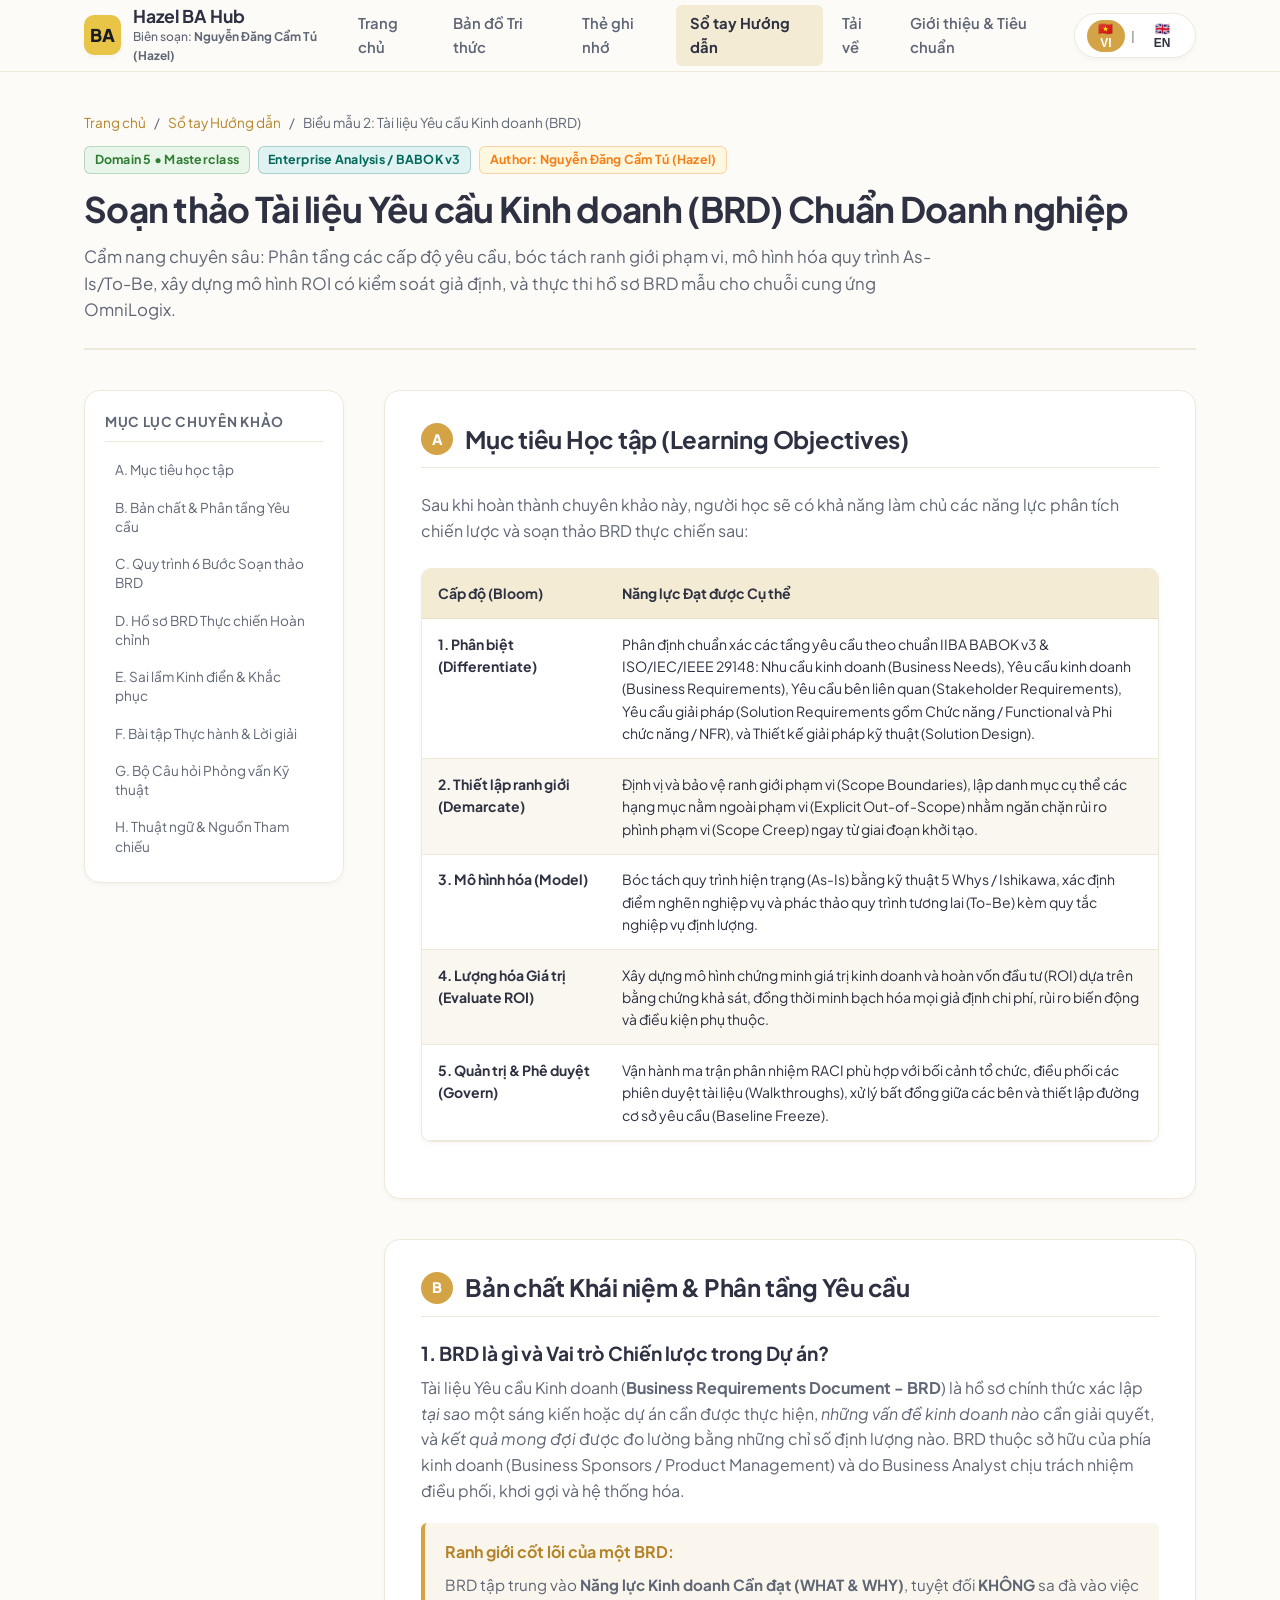
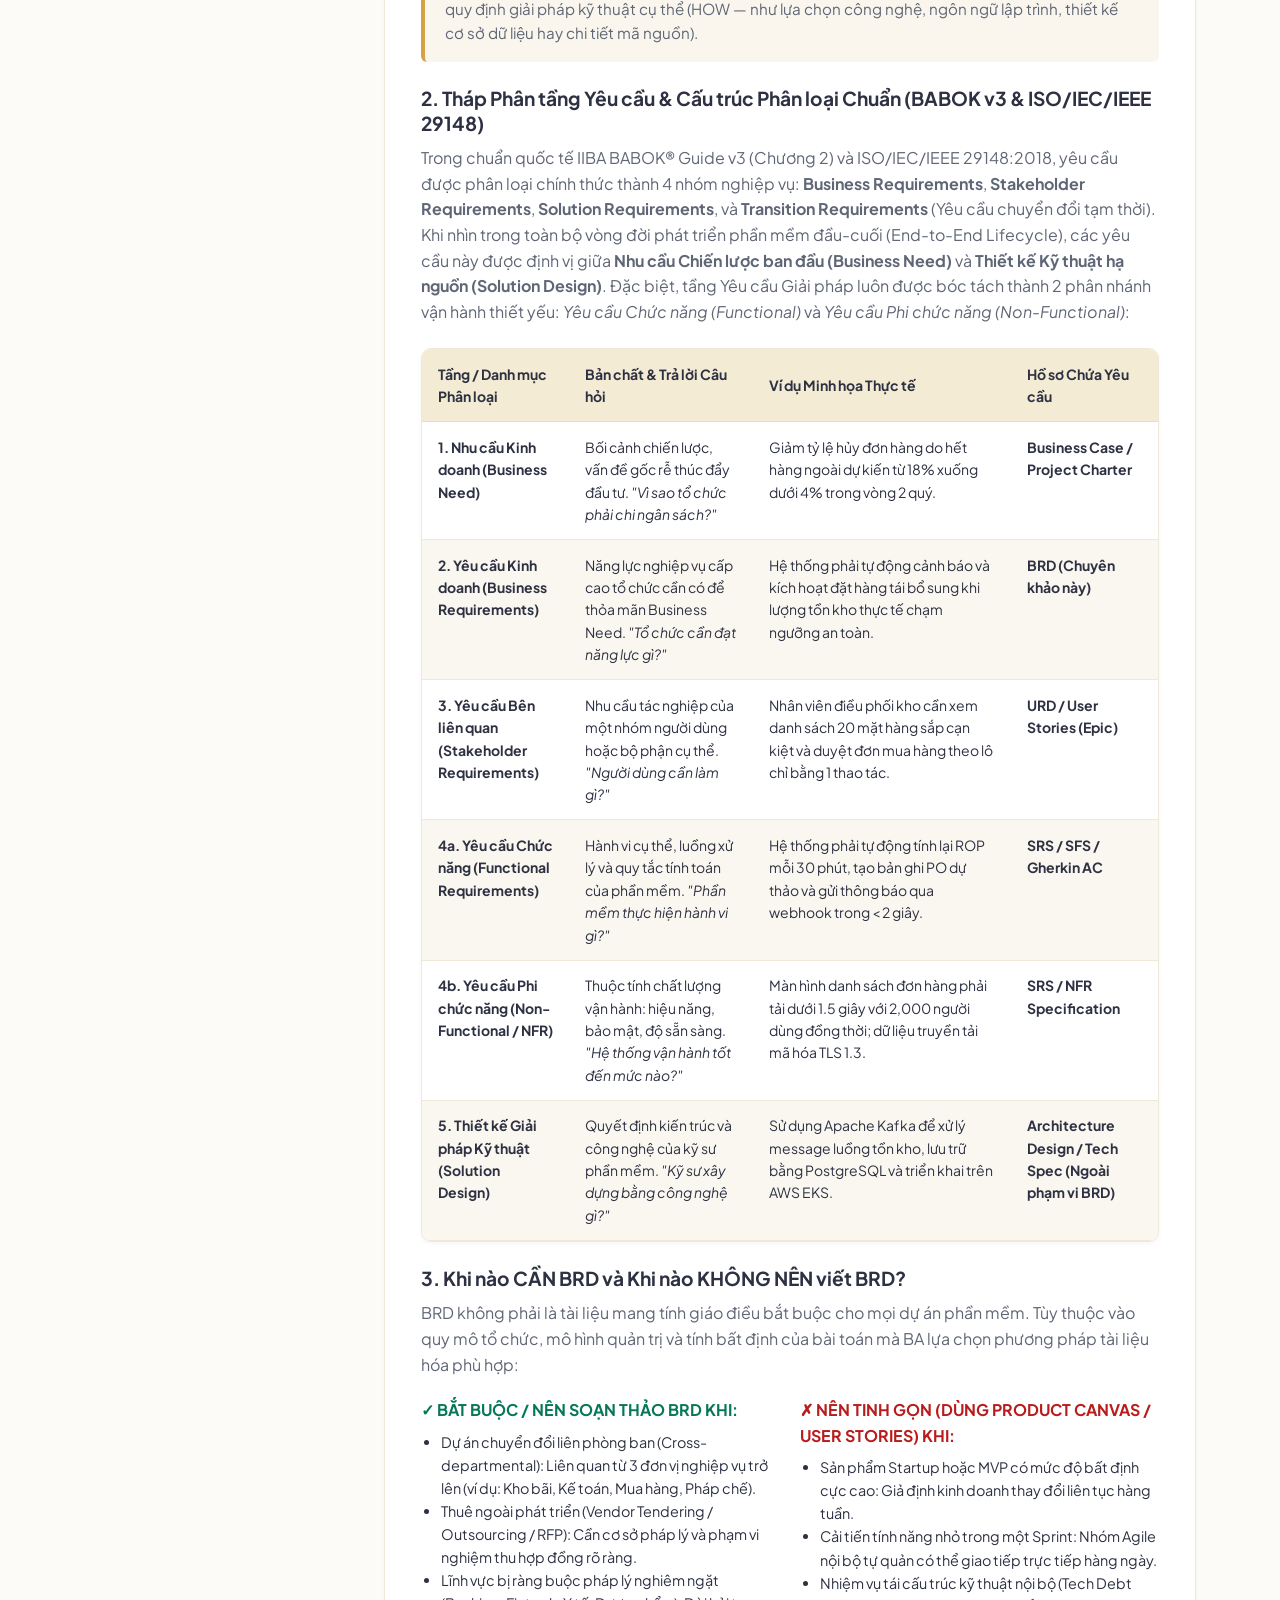
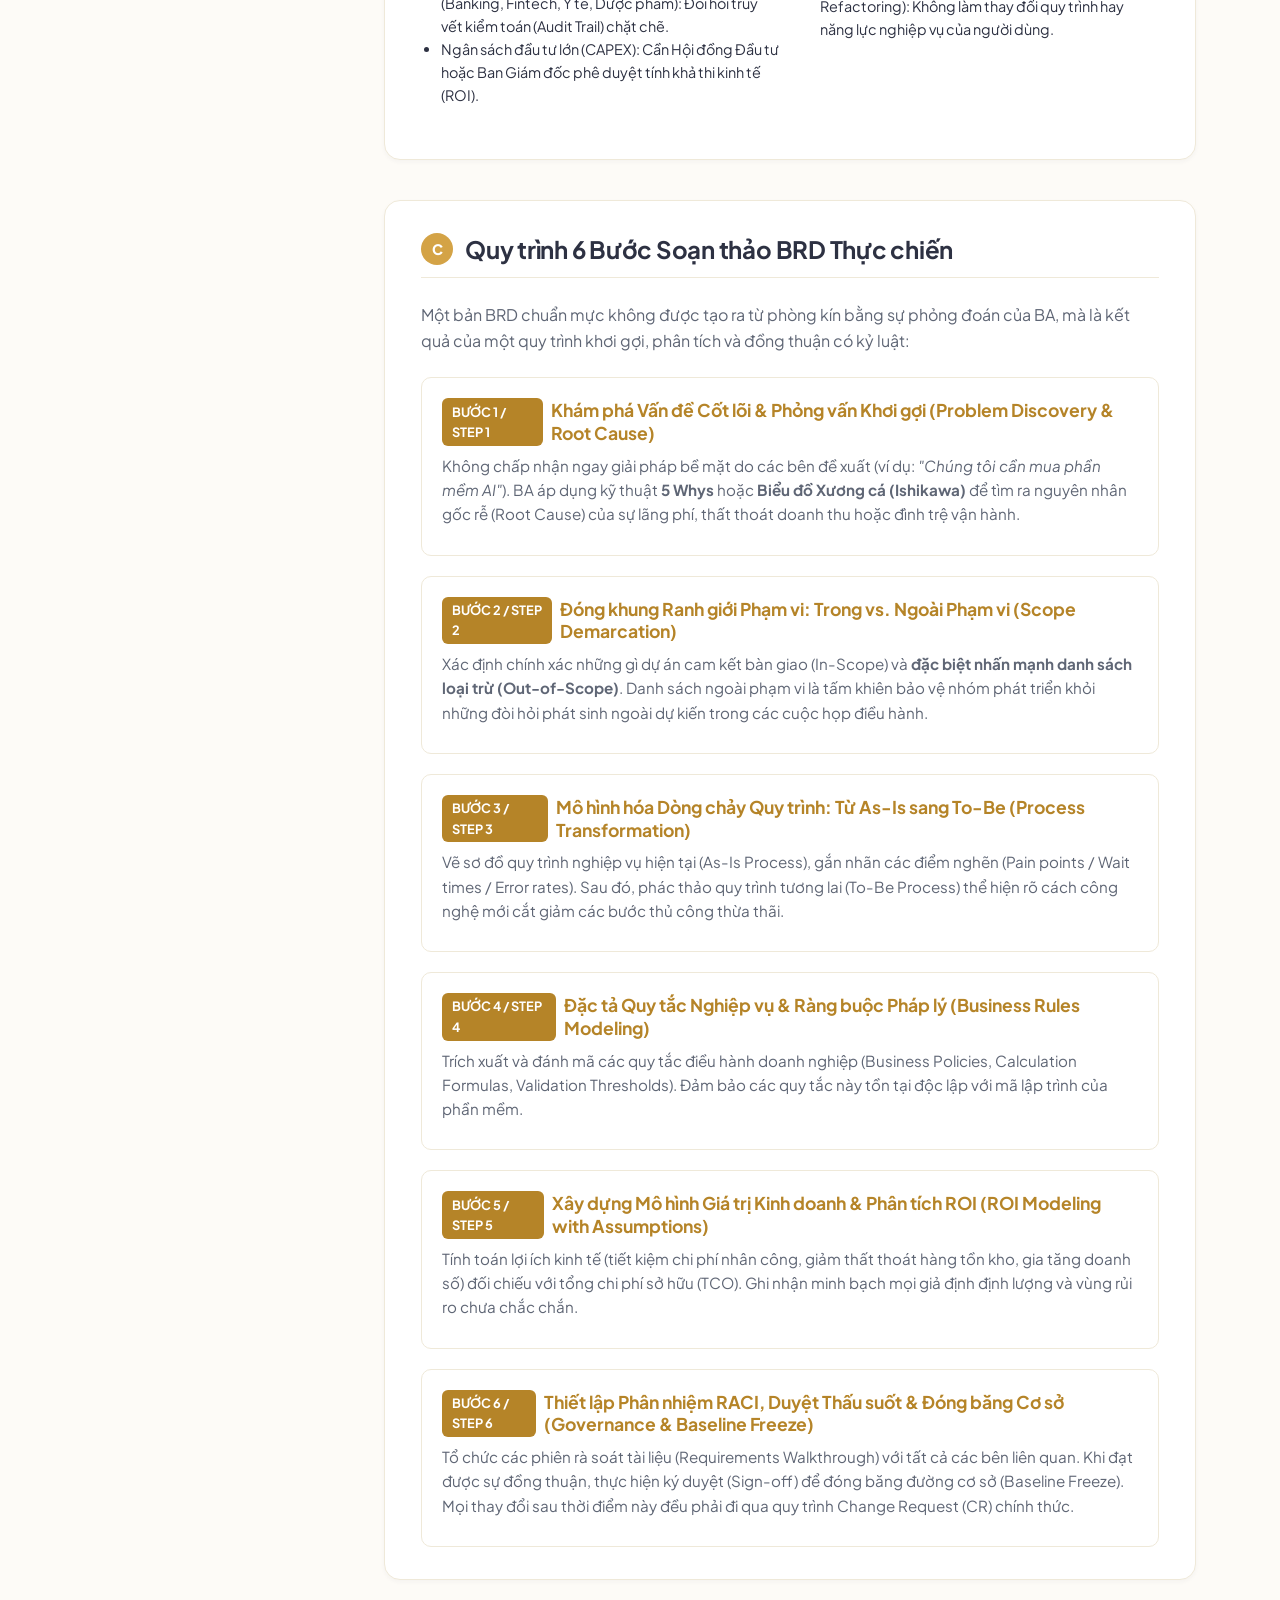
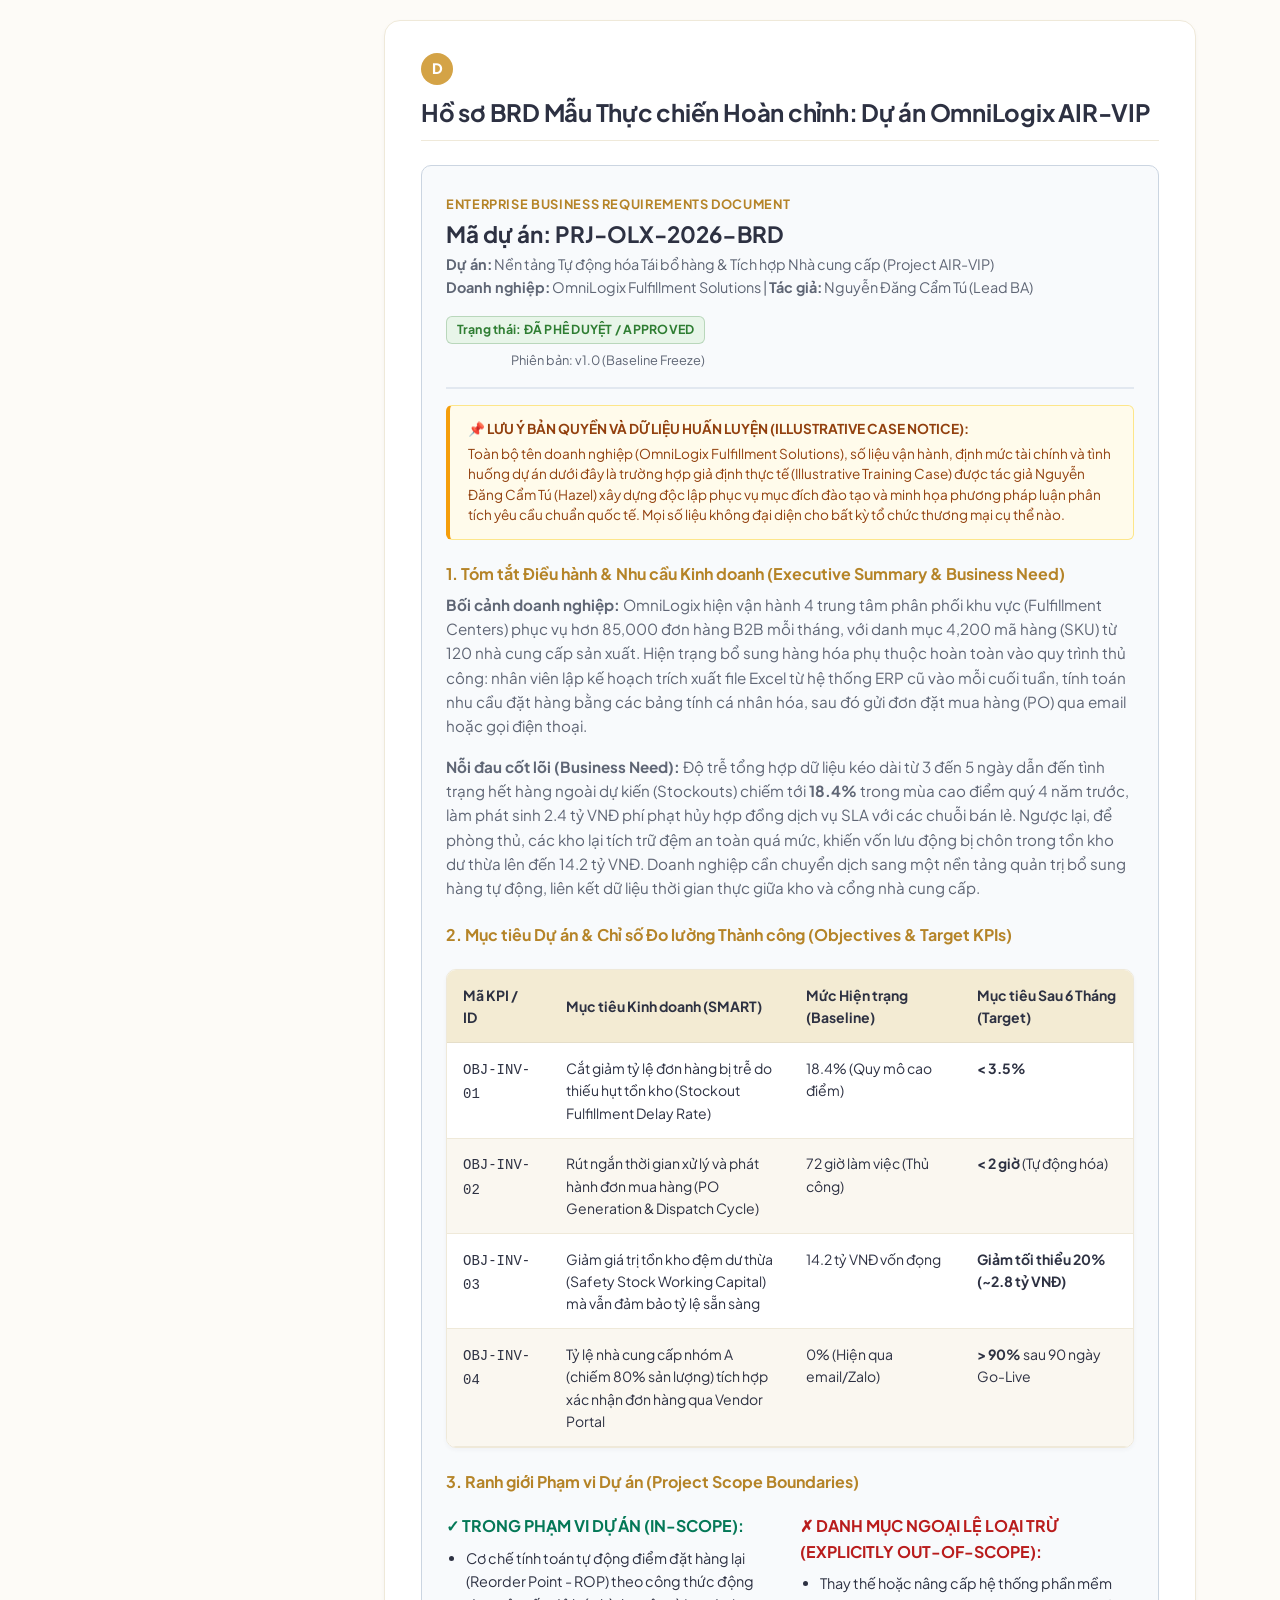
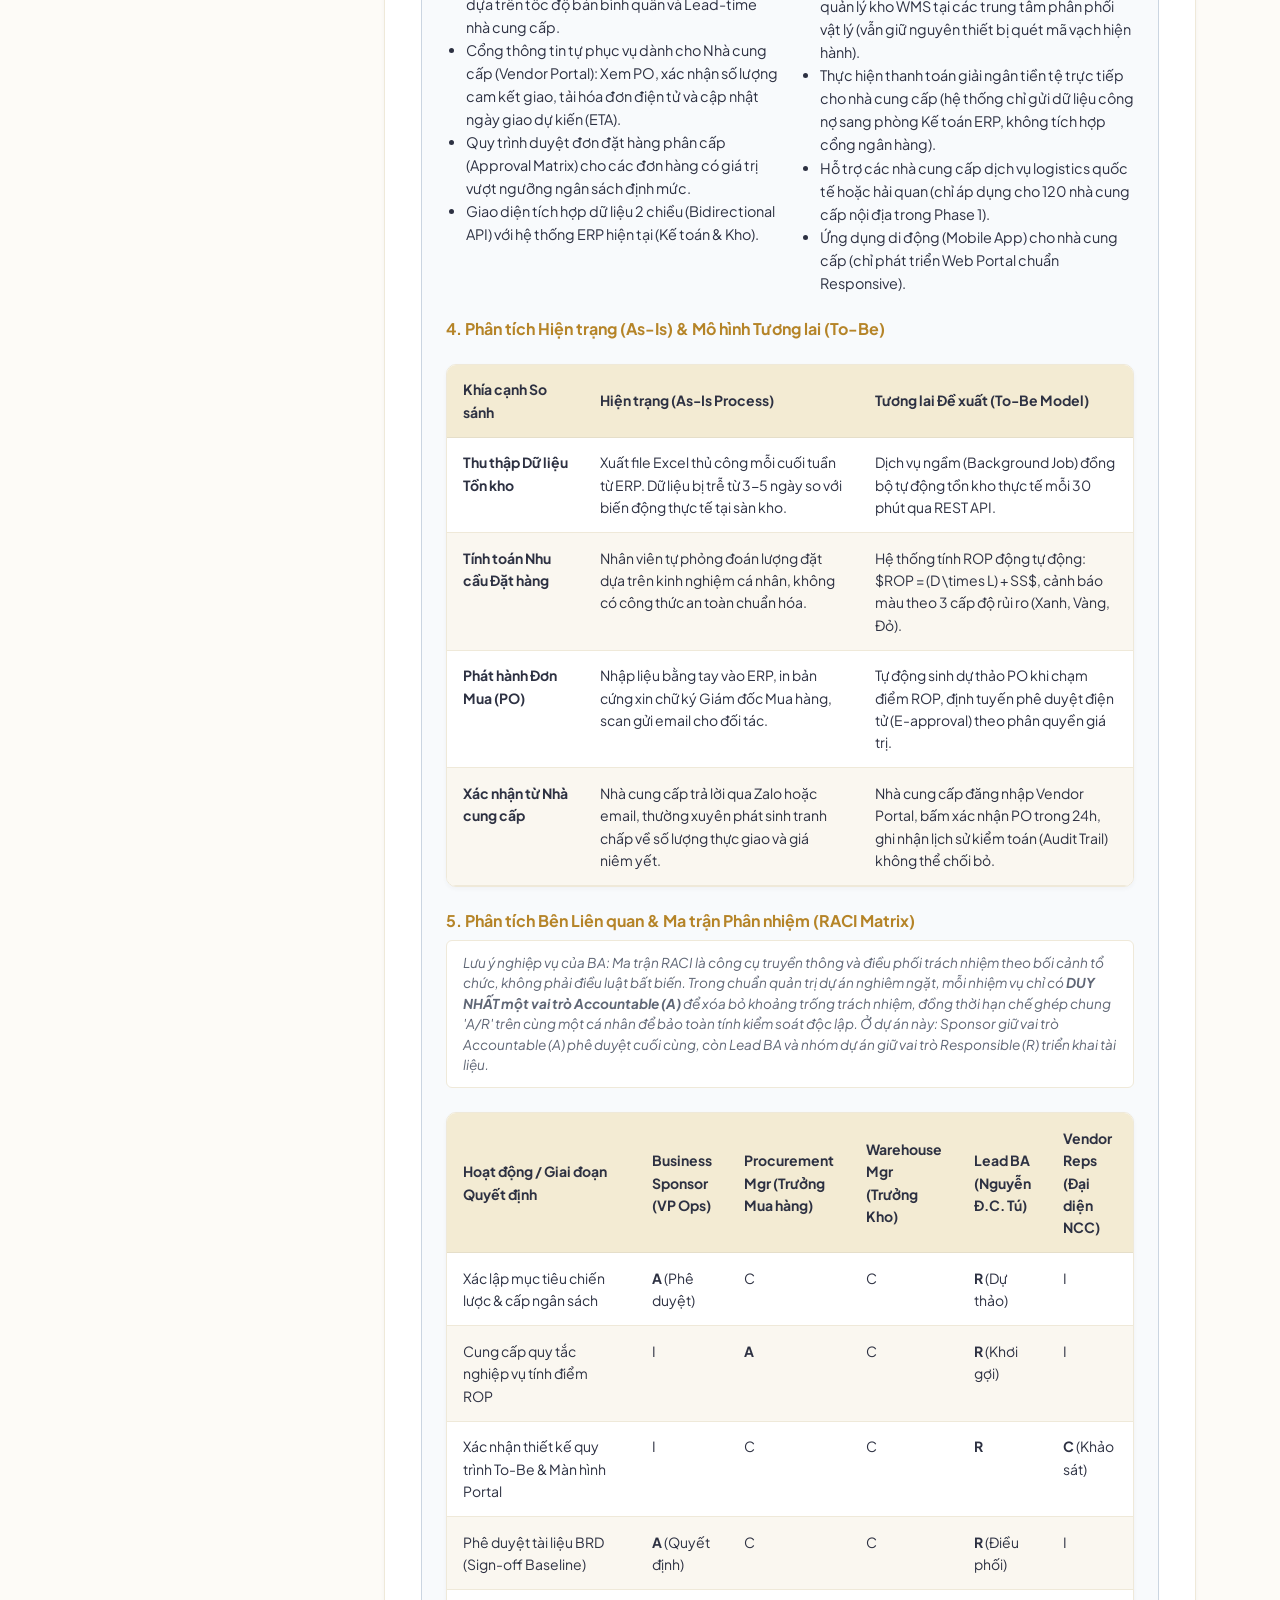
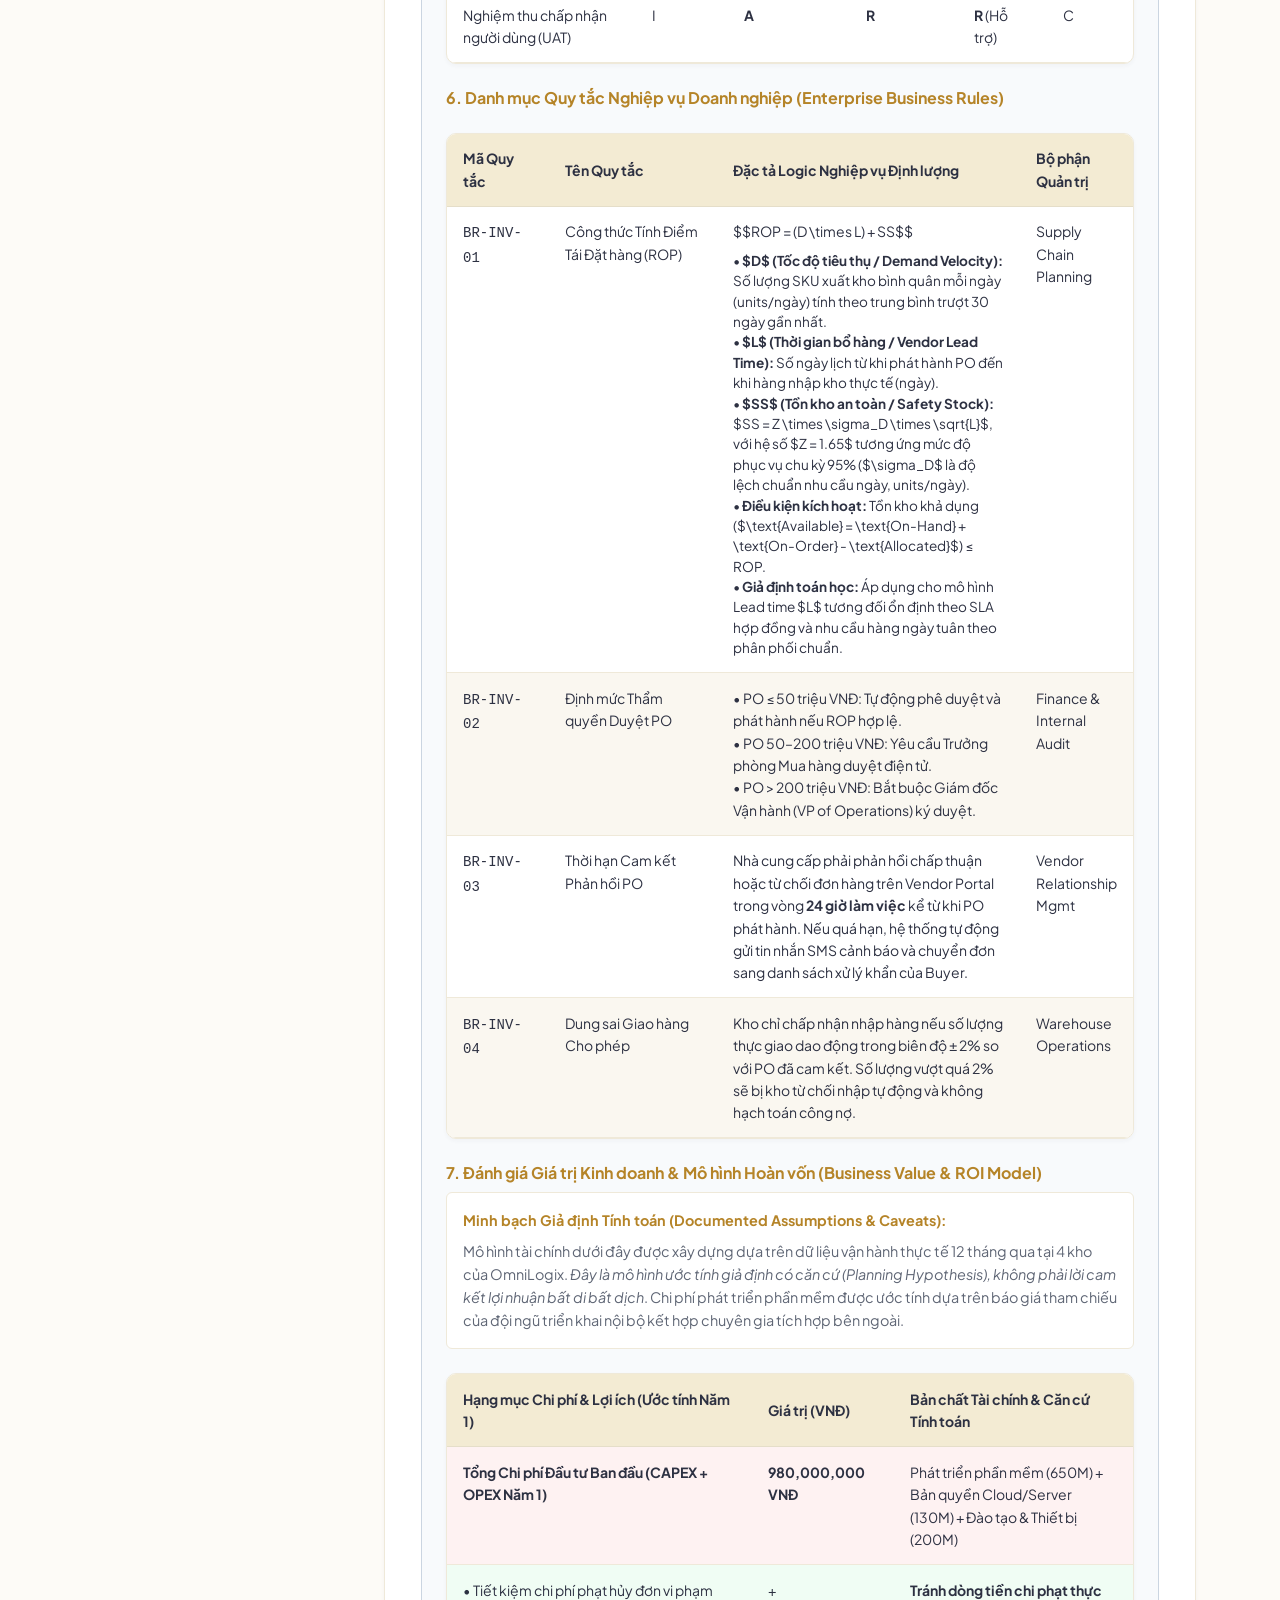
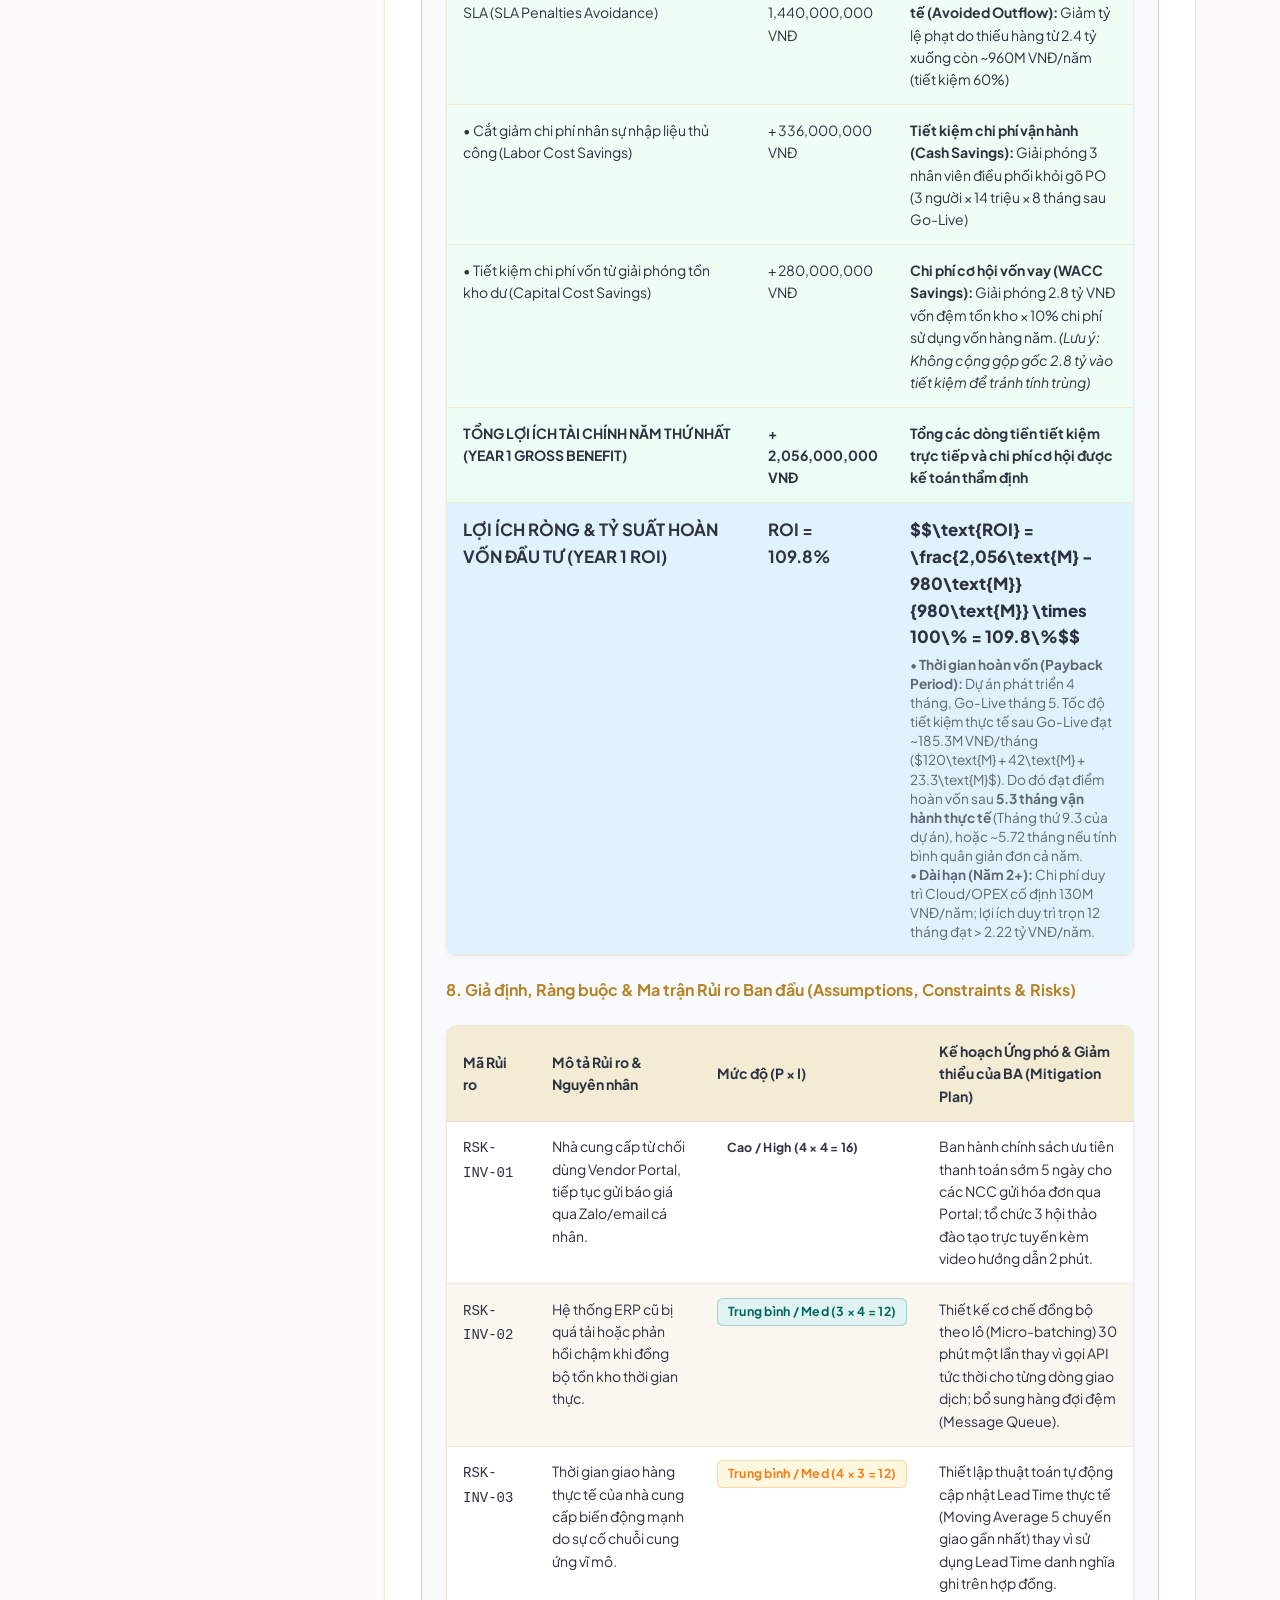
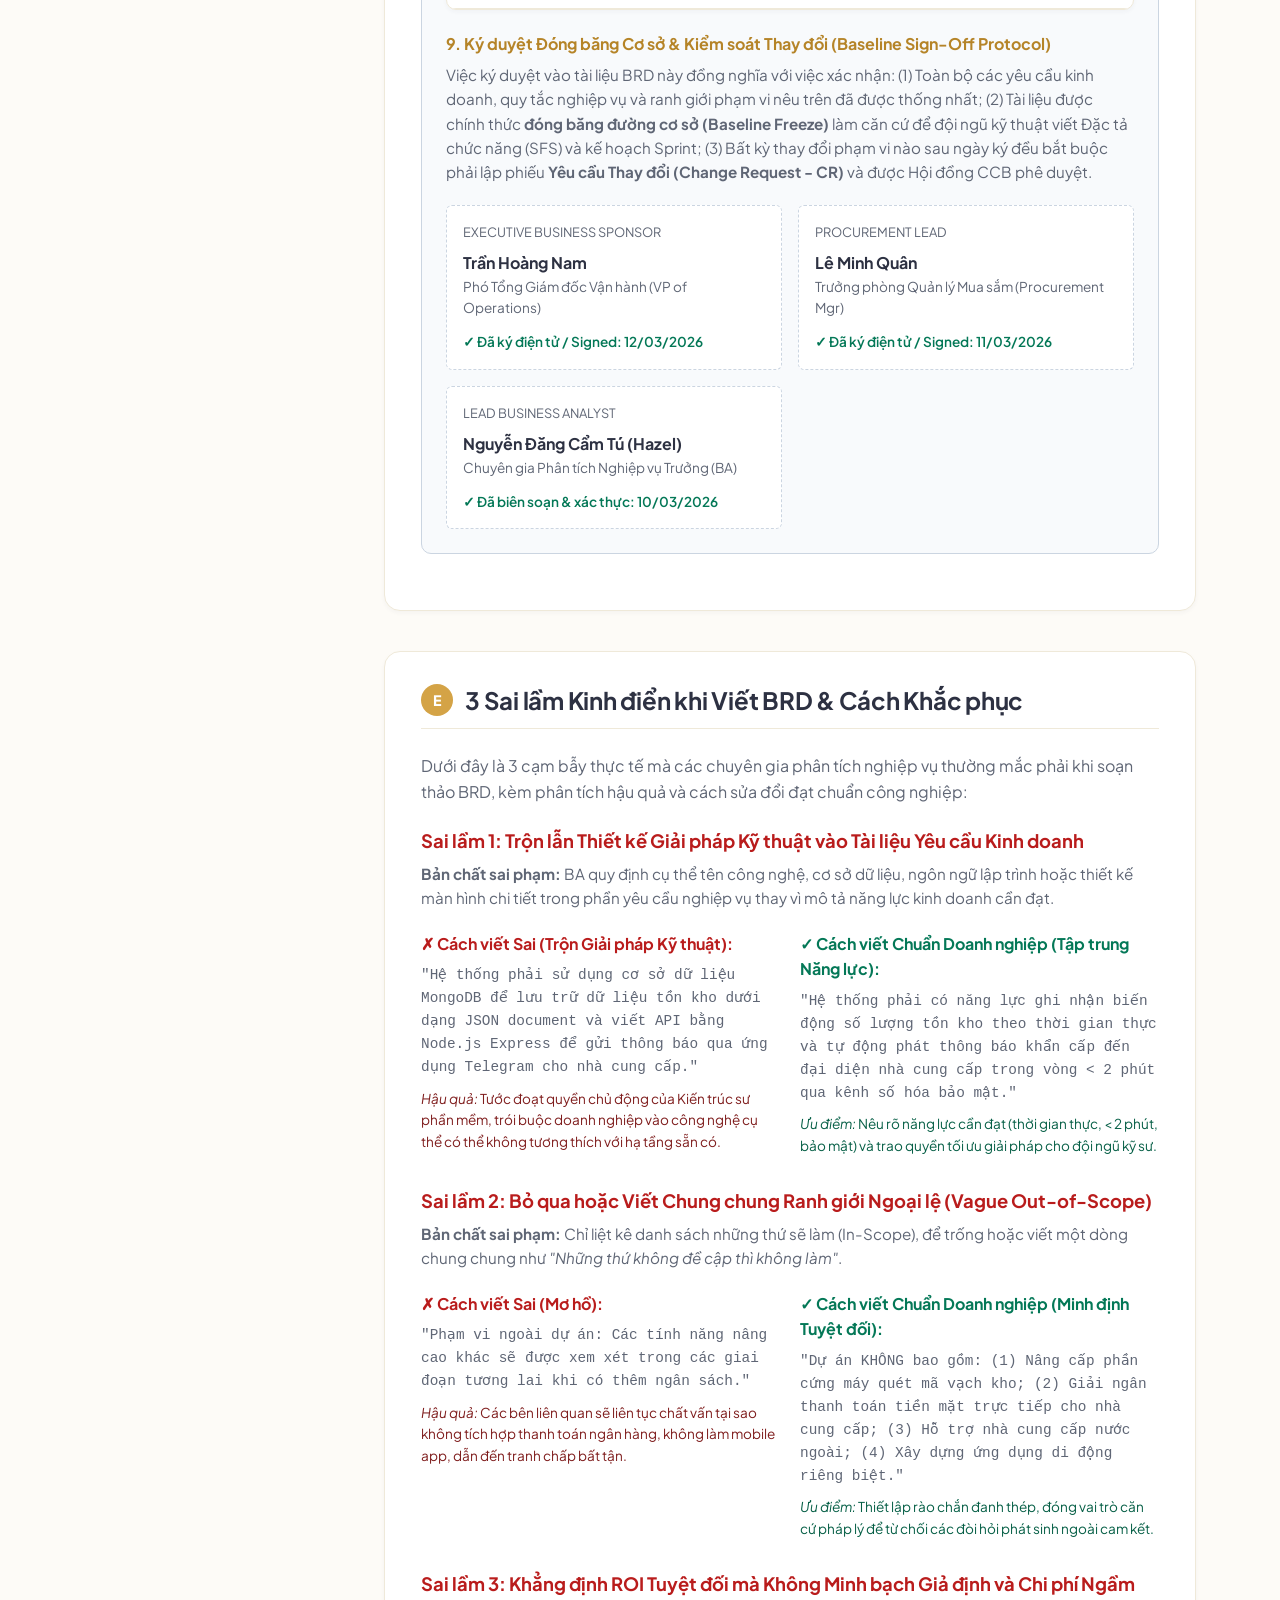
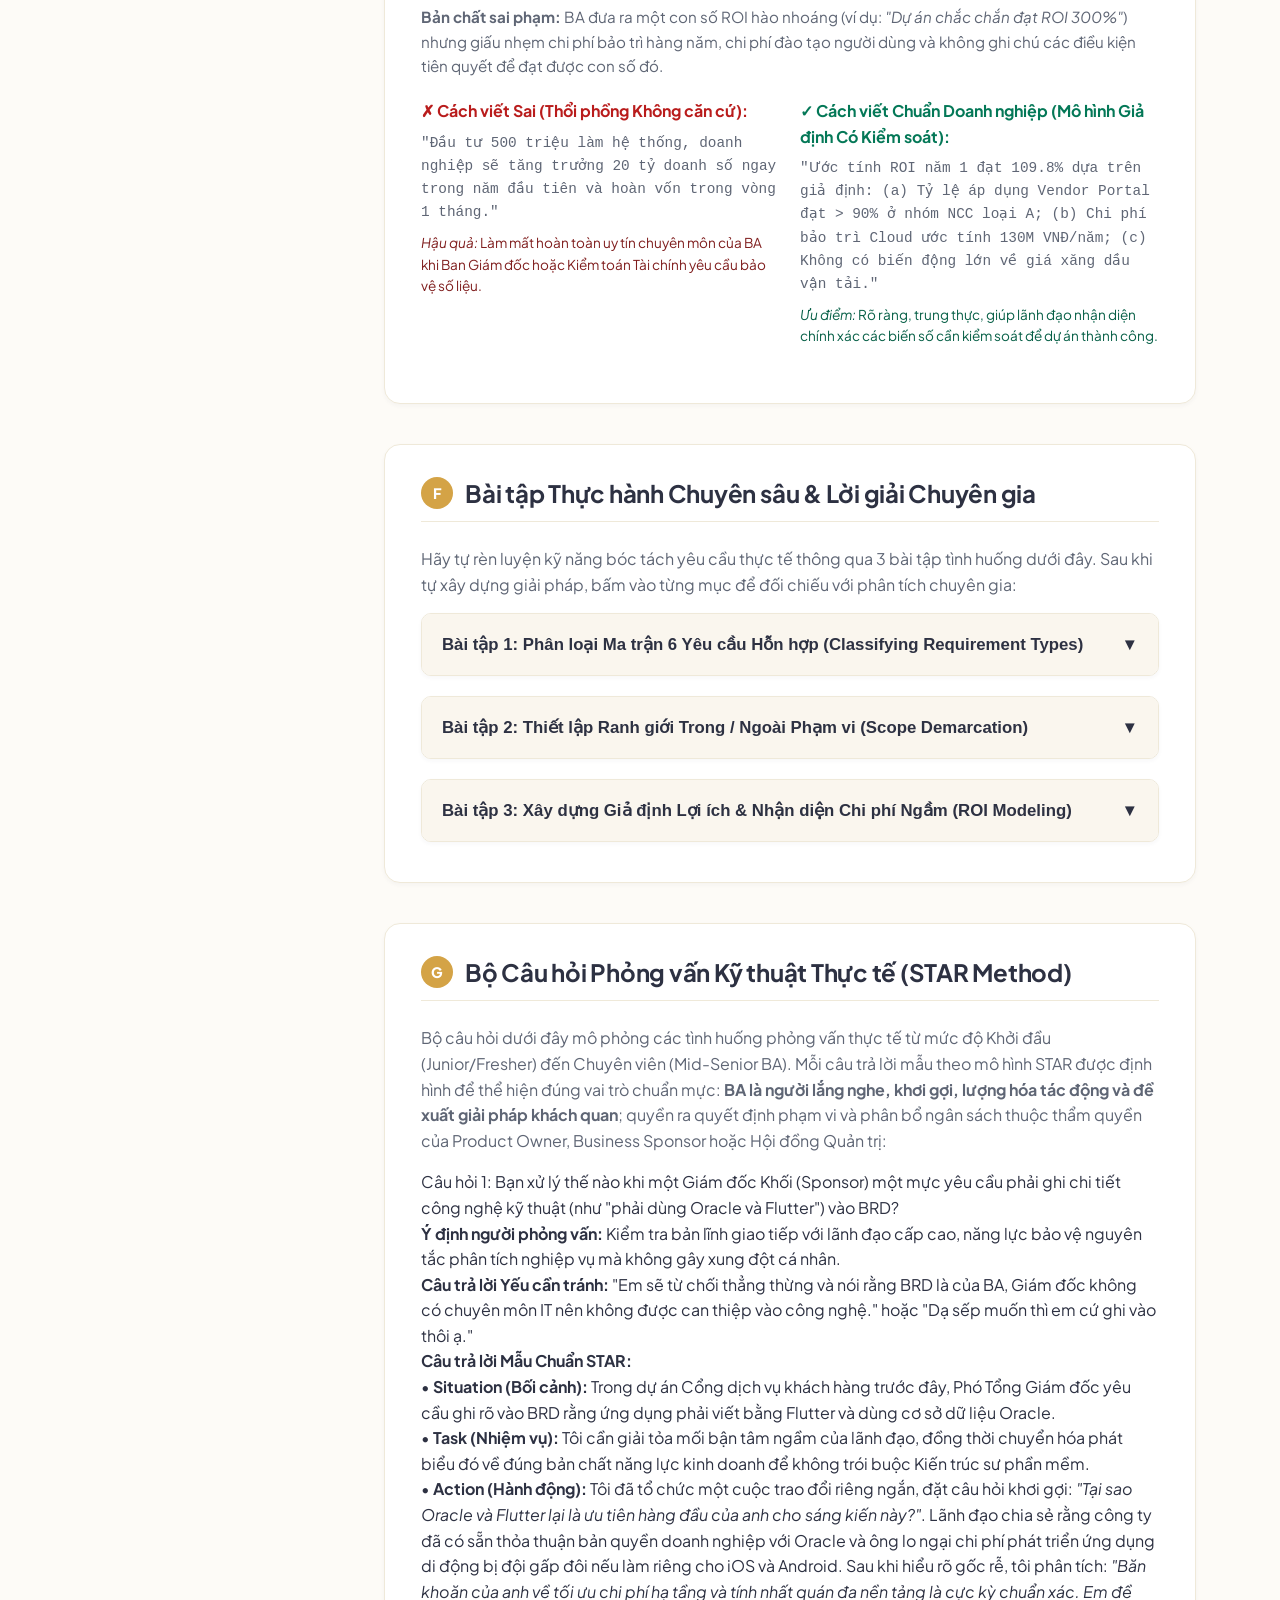
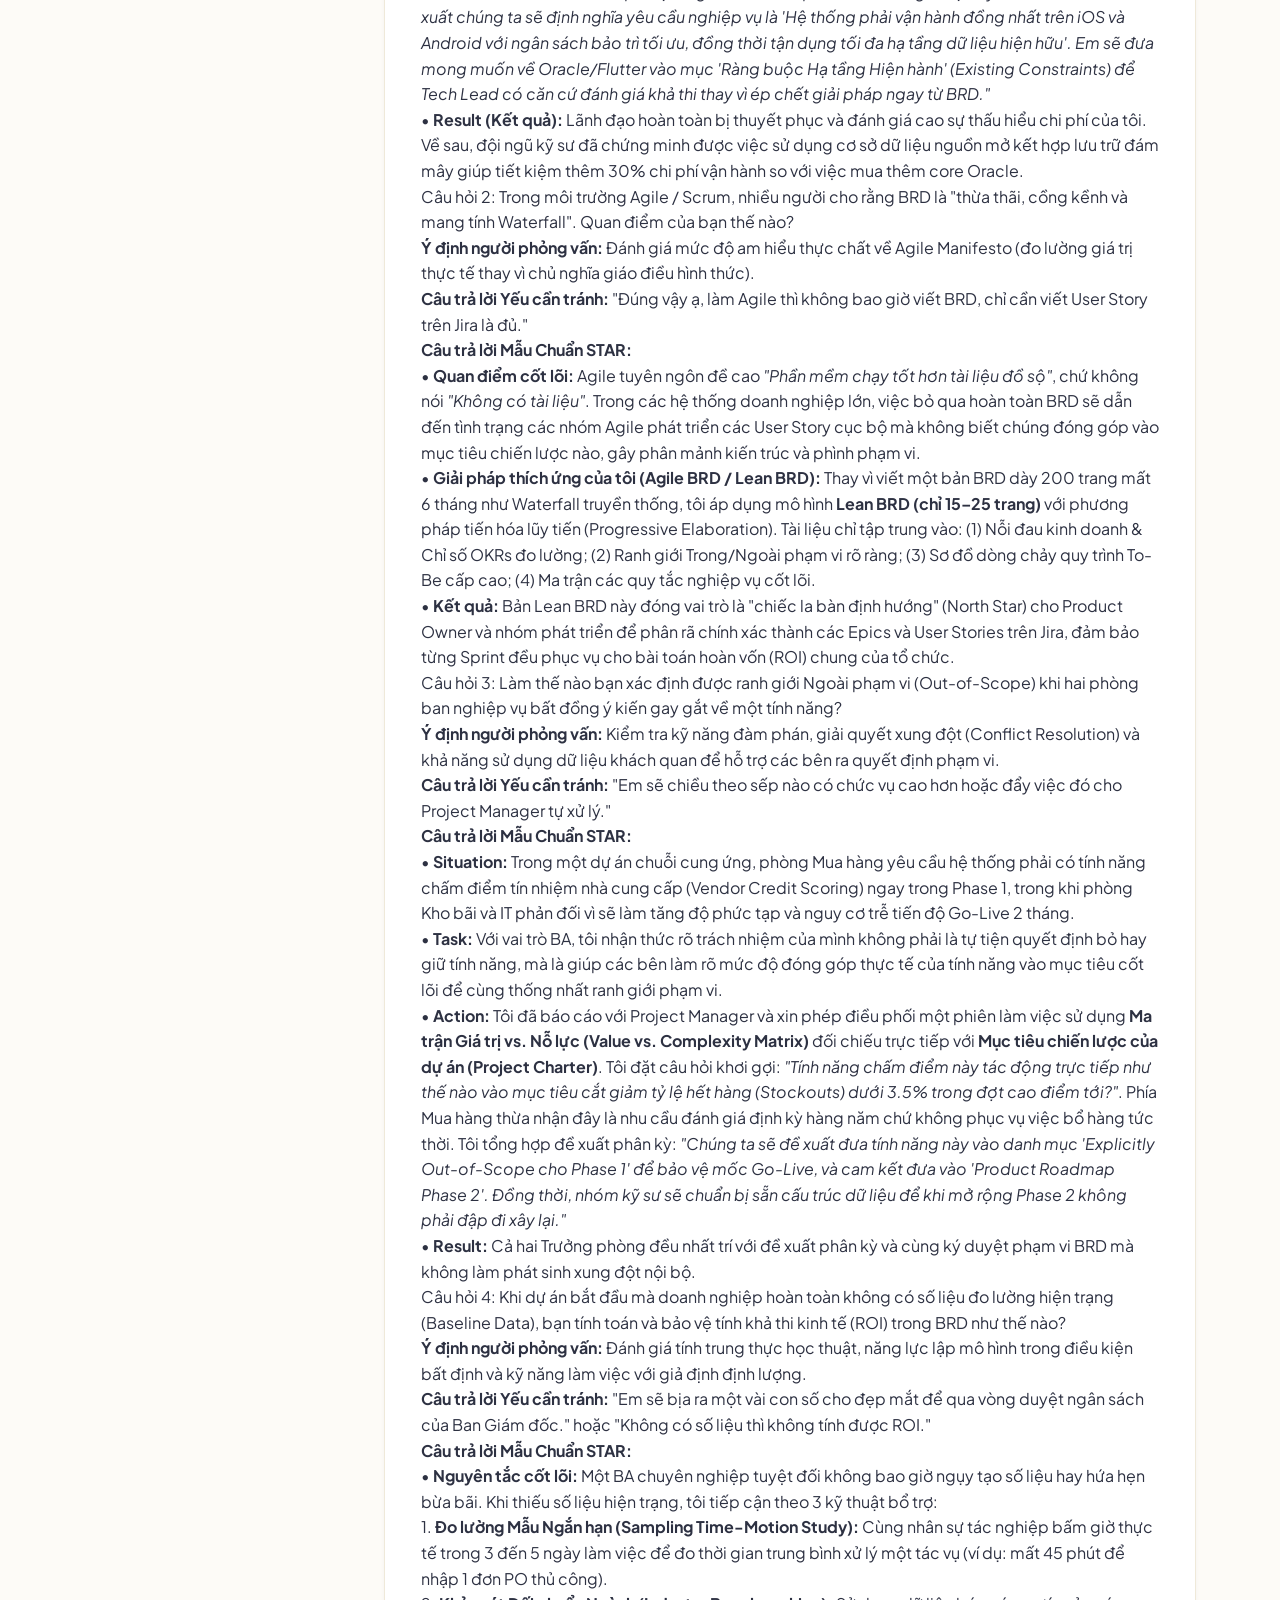
<file: ba-study-materials/modules/brd-business-requirements-document/index.html>
<!DOCTYPE html>
<html lang="vi" class="lang-vi">
<head>
  <meta charset="UTF-8">
  <meta name="viewport" content="width=device-width, initial-scale=1.0">
  <title class="lang-vi">Soạn thảo BRD Chuẩn Doanh nghiệp (Business Requirements Document) | Hazel BA Hub</title>
  <title class="lang-en">Authoring Enterprise Business Requirements Documents (BRD) | Hazel BA Hub</title>
  <meta name="description" content="Chuyên khảo thực hành toàn diện về kỹ thuật soạn thảo tài liệu yêu cầu kinh doanh BRD chuẩn công nghiệp quốc tế - Tác giả Nguyễn Đăng Cẩm Tú (Hazel).">
  <!-- Fonts -->
  <link rel="preconnect" href="https://fonts.googleapis.com">
  <link rel="preconnect" href="https://fonts.gstatic.com" crossorigin>
  <link href="https://fonts.googleapis.com/css2?family=Plus+Jakarta+Sans:wght@400;500;600;700;800&display=swap" rel="stylesheet">
  <!-- Styles -->
  <link rel="stylesheet" href="../../assets/css/main.css">
  <link rel="stylesheet" href="../../assets/css/components.css">
  <link rel="stylesheet" href="../../assets/css/lesson.css">
  <!-- Core i18n -->
  <script src="../../assets/js/i18n.js"></script>
</head>
<body>
  <header class="site-header">
    <div class="container header-inner">
      <a href="../../" class="brand-link">
        <div class="brand-badge">BA</div>
        <div class="brand-text-wrap">
          <span class="brand-title">Hazel BA Hub</span>
          <span class="brand-author">
            <span class="lang-vi">Biên soạn: <strong>Nguyễn Đăng Cẩm Tú (Hazel)</strong></span>
            <span class="lang-en">Curated by <strong>Nguyễn Đăng Cẩm Tú (Hazel)</strong></span>
          </span>
        </div>
      </a>

      <nav>
        <ul class="nav-menu">
          <li><a href="../../" class="nav-link"><span class="lang-vi">Trang chủ</span><span class="lang-en">Home</span></a></li>
          <li><a href="../../knowledge-map/" class="nav-link"><span class="lang-vi">Bản đồ Tri thức</span><span class="lang-en">Knowledge Map</span></a></li>
          <li><a href="../../flashcards/" class="nav-link"><span class="lang-vi">Thẻ ghi nhớ</span><span class="lang-en">Flashcards</span></a></li>
          <li><a href="../../study-guide/" class="nav-link active"><span class="lang-vi">Sổ tay Hướng dẫn</span><span class="lang-en">Study Guide</span></a></li>
          <li><a href="../../downloads/" class="nav-link"><span class="lang-vi">Tải về</span><span class="lang-en">Downloads</span></a></li>
          <li><a href="../../about/" class="nav-link"><span class="lang-vi">Giới thiệu & Tiêu chuẩn</span><span class="lang-en">About & Standards</span></a></li>
        </ul>
      </nav>

      <div style="display: flex; align-items: center; gap: 0.75rem;">
        <button type="button" class="lang-toggle-btn" title="Chuyển đổi ngôn ngữ / Switch Language" aria-label="Toggle language">
          <span class="lang-pill" data-lang="vi">🇻🇳 VI</span>
          <span style="opacity: 0.4;">|</span>
          <span class="lang-pill" data-lang="en">🇬🇧 EN</span>
        </button>
        <button type="button" class="mobile-nav-toggle" aria-label="Open mobile navigation">☰</button>
      </div>
    </div>
  </header>

  <main class="container lesson-page">
    <!-- Breadcrumb & Hero -->
    <div class="lesson-hero">
      <div class="lesson-breadcrumb">
        <a href="../../"><span class="lang-vi">Trang chủ</span><span class="lang-en">Home</span></a>
        <span>/</span>
        <a href="../../study-guide/"><span class="lang-vi">Sổ tay Hướng dẫn</span><span class="lang-en">Study Guide</span></a>
        <span>/</span>
        <span class="lang-vi">Biểu mẫu 2: Tài liệu Yêu cầu Kinh doanh (BRD)</span>
        <span class="lang-en">Template 2: Business Requirements Document (BRD)</span>
      </div>

      <div style="display: flex; align-items: center; gap: 0.5rem; margin-bottom: 0.75rem; flex-wrap: wrap;">
        <span class="badge badge-explicit">Domain 5 • Masterclass</span>
        <span class="badge badge-inferred">Enterprise Analysis / BABOK v3</span>
        <span class="badge badge-illustrative">Author: Nguyễn Đăng Cẩm Tú (Hazel)</span>
      </div>

      <h1 style="font-size: 2.2rem; margin-bottom: 0.75rem;">
        <span class="lang-vi">Soạn thảo Tài liệu Yêu cầu Kinh doanh (BRD) Chuẩn Doanh nghiệp</span>
        <span class="lang-en">Authoring Enterprise Business Requirements Documents (BRD) — Production Guide</span>
      </h1>
      <p style="font-size: 1.05rem; max-width: 880px; color: var(--text-muted); margin-bottom: 0;">
        <span class="lang-vi">Cẩm nang chuyên sâu: Phân tầng các cấp độ yêu cầu, bóc tách ranh giới phạm vi, mô hình hóa quy trình As-Is/To-Be, xây dựng mô hình ROI có kiểm soát giả định, và thực thi hồ sơ BRD mẫu cho chuỗi cung ứng OmniLogix.</span>
        <span class="lang-en">A substantive, practical masterclass: Deconstructing requirement hierarchies, establishing in/out-of-scope boundaries, modeling As-Is/To-Be transitions, building disciplined ROI hypotheses, and examining a complete worked BRD for OmniLogix Supply Chain.</span>
      </p>
    </div>

    <!-- Lesson Layout Grid: Sidebar + Main Content -->
    <div class="lesson-layout">
      <!-- Sticky Sidebar Navigation -->
      <aside class="lesson-sidebar">
        <div class="sidebar-title">
          <span class="lang-vi">Mục lục chuyên khảo</span>
          <span class="lang-en">Lesson Contents</span>
        </div>
        <ul class="toc-list">
          <li><a href="#sec-objectives" class="toc-link"><span class="lang-vi">A. Mục tiêu học tập</span><span class="lang-en">A. Learning Objectives</span></a></li>
          <li><a href="#sec-concepts" class="toc-link"><span class="lang-vi">B. Bản chất & Phân tầng Yêu cầu</span><span class="lang-en">B. Conceptual Foundations</span></a></li>
          <li><a href="#sec-method" class="toc-link"><span class="lang-vi">C. Quy trình 6 Bước Soạn thảo BRD</span><span class="lang-en">C. 6-Step Authoring Method</span></a></li>
          <li><a href="#sec-worked-brd" class="toc-link"><span class="lang-vi">D. Hồ sơ BRD Thực chiến Hoàn chỉnh</span><span class="lang-en">D. Worked Enterprise BRD</span></a></li>
          <li><a href="#sec-mistakes" class="toc-link"><span class="lang-vi">E. Sai lầm Kinh điển & Khắc phục</span><span class="lang-en">E. Common Anti-Patterns</span></a></li>
          <li><a href="#sec-exercises" class="toc-link"><span class="lang-vi">F. Bài tập Thực hành & Lời giải</span><span class="lang-en">F. Practice Exercises</span></a></li>
          <li><a href="#sec-interviews" class="toc-link"><span class="lang-vi">G. Bộ Câu hỏi Phỏng vấn Kỹ thuật</span><span class="lang-en">G. Technical Interview Q&A</span></a></li>
          <li><a href="#sec-glossary-references" class="toc-link"><span class="lang-vi">H. Thuật ngữ & Nguồn Tham chiếu</span><span class="lang-en">H. Glossary & References</span></a></li>
        </ul>
      </aside>

      <!-- Main Lesson Content Area -->
      <article class="lesson-content">

        <!-- SECTION A: LEARNING OBJECTIVES -->
        <section id="sec-objectives" class="lesson-section">
          <div class="lesson-section-header">
            <span class="section-num-badge">A</span>
            <h2>
              <span class="lang-vi">Mục tiêu Học tập (Learning Objectives)</span>
              <span class="lang-en">Learning Objectives</span>
            </h2>
          </div>
          <p class="lang-vi">Sau khi hoàn thành chuyên khảo này, người học sẽ có khả năng làm chủ các năng lực phân tích chiến lược và soạn thảo BRD thực chiến sau:</p>
          <p class="lang-en">Upon completing this masterclass, learners will be equipped to execute the following strategic analysis and BRD authoring competencies:</p>
          
          <div class="table-responsive">
            <table class="data-table">
              <thead>
                <tr>
                  <th style="width: 25%;"><span class="lang-vi">Cấp độ (Bloom)</span><span class="lang-en">Cognitive Level</span></th>
                  <th style="width: 75%;"><span class="lang-vi">Năng lực Đạt được Cụ thể</span><span class="lang-en">Specific Competency Outcome</span></th>
                </tr>
              </thead>
              <tbody>
                <tr>
                  <td><strong>1. Phân biệt (Differentiate)</strong></td>
                  <td>
                    <span class="lang-vi">Phân định chuẩn xác các tầng yêu cầu theo chuẩn IIBA BABOK v3 & ISO/IEC/IEEE 29148: Nhu cầu kinh doanh (Business Needs), Yêu cầu kinh doanh (Business Requirements), Yêu cầu bên liên quan (Stakeholder Requirements), Yêu cầu giải pháp (Solution Requirements gồm Chức năng / Functional và Phi chức năng / NFR), và Thiết kế giải pháp kỹ thuật (Solution Design).</span>
                    <span class="lang-en">Accurately distinguish requirement tiers aligned with IIBA BABOK v3 & ISO/IEC/IEEE 29148: Business Needs, Business Requirements, Stakeholder Requirements, Solution Requirements (subdivided into Functional and Non-Functional/NFR), and Solution Design.</span>
                  </td>
                </tr>
                <tr>
                  <td><strong>2. Thiết lập ranh giới (Demarcate)</strong></td>
                  <td>
                    <span class="lang-vi">Định vị và bảo vệ ranh giới phạm vi (Scope Boundaries), lập danh mục cụ thể các hạng mục nằm ngoài phạm vi (Explicit Out-of-Scope) nhằm ngăn chặn rủi ro phình phạm vi (Scope Creep) ngay từ giai đoạn khởi tạo.</span>
                    <span class="lang-en">Establish and defend scope boundaries by authoring explicit Out-of-Scope registers to preempt scope creep at the project initiation phase.</span>
                  </td>
                </tr>
                <tr>
                  <td><strong>3. Mô hình hóa (Model)</strong></td>
                  <td>
                    <span class="lang-vi">Bóc tách quy trình hiện trạng (As-Is) bằng kỹ thuật 5 Whys / Ishikawa, xác định điểm nghẽn nghiệp vụ và phác thảo quy trình tương lai (To-Be) kèm quy tắc nghiệp vụ định lượng.</span>
                    <span class="lang-en">Deconstruct As-Is workflows using 5 Whys / Fishbone root-cause analysis, isolate operational bottlenecks, and design Target Operating Models (To-Be) with quantitative business rules.</span>
                  </td>
                </tr>
                <tr>
                  <td><strong>4. Lượng hóa Giá trị (Evaluate ROI)</strong></td>
                  <td>
                    <span class="lang-vi">Xây dựng mô hình chứng minh giá trị kinh doanh và hoàn vốn đầu tư (ROI) dựa trên bằng chứng khả sát, đồng thời minh bạch hóa mọi giả định chi phí, rủi ro biến động và điều kiện phụ thuộc.</span>
                    <span class="lang-en">Construct evidence-based business value and Return on Investment (ROI) models while explicitly documenting underlying cost assumptions, sensitivity boundaries, and dependencies.</span>
                  </td>
                </tr>
                <tr>
                  <td><strong>5. Quản trị & Phê duyệt (Govern)</strong></td>
                  <td>
                    <span class="lang-vi">Vận hành ma trận phân nhiệm RACI phù hợp với bối cảnh tổ chức, điều phối các phiên duyệt tài liệu (Walkthroughs), xử lý bất đồng giữa các bên và thiết lập đường cơ sở yêu cầu (Baseline Freeze).</span>
                    <span class="lang-en">Facilitate contextual RACI governance, lead structured stakeholder walkthroughs, negotiate cross-departmental conflicts, and establish formal requirement baselines.</span>
                  </td>
                </tr>
              </tbody>
            </table>
          </div>
        </section>

        <!-- SECTION B: CONCEPTUAL FOUNDATIONS -->
        <section id="sec-concepts" class="lesson-section">
          <div class="lesson-section-header">
            <span class="section-num-badge">B</span>
            <h2>
              <span class="lang-vi">Bản chất Khái niệm & Phân tầng Yêu cầu</span>
              <span class="lang-en">Conceptual Foundations & Requirements Hierarchy</span>
            </h2>
          </div>

          <h3>
            <span class="lang-vi">1. BRD là gì và Vai trò Chiến lược trong Dự án?</span>
            <span class="lang-en">1. What is a BRD and its Strategic Role?</span>
          </h3>
          <p class="lang-vi">
            Tài liệu Yêu cầu Kinh doanh (<strong>Business Requirements Document - BRD</strong>) là hồ sơ chính thức xác lập <em>tại sao</em> một sáng kiến hoặc dự án cần được thực hiện, <em>những vấn đề kinh doanh nào</em> cần giải quyết, và <em>kết quả mong đợi</em> được đo lường bằng những chỉ số định lượng nào. BRD thuộc sở hữu của phía kinh doanh (Business Sponsors / Product Management) và do Business Analyst chịu trách nhiệm điều phối, khơi gợi và hệ thống hóa.
          </p>
          <p class="lang-en">
            A <strong>Business Requirements Document (BRD)</strong> is a formal artifact establishing <em>why</em> an initiative is undertaken, <em>what specific business problem</em> it resolves, and <em>what observable business outcomes</em> measure success. The BRD is owned by the business sponsors/product leadership and facilitated, elicited, and structured by the Business Analyst.
          </p>

          <div style="background: var(--bg-surface-warm); border-left: 4px solid var(--color-primary); padding: 1rem 1.25rem; margin: 1.25rem 0; border-radius: var(--radius-sm);">
            <strong style="color: var(--color-primary-dark);">
              <span class="lang-vi">Ranh giới cốt lõi của một BRD:</span>
              <span class="lang-en">Core Abstraction Boundary of a BRD:</span>
            </strong>
            <p style="margin: 0.5rem 0 0; font-size: 0.95rem;" class="lang-vi">
              BRD tập trung vào <strong>Năng lực Kinh doanh Cần đạt (WHAT & WHY)</strong>, tuyệt đối <strong>KHÔNG</strong> sa đà vào việc quy định giải pháp kỹ thuật cụ thể (HOW — như lựa chọn công nghệ, ngôn ngữ lập trình, thiết kế cơ sở dữ liệu hay chi tiết mã nguồn).
            </p>
            <p style="margin: 0.5rem 0 0; font-size: 0.95rem;" class="lang-en">
              A BRD focuses strictly on <strong>Required Business Capabilities (WHAT & WHY)</strong> and must <strong>NEVER</strong> dictate the technical solution implementation (HOW — such as programming frameworks, database engines, schema layouts, or UI pixel coordinates).
            </p>
          </div>

          <h3>
            <span class="lang-vi">2. Tháp Phân tầng Yêu cầu & Cấu trúc Phân loại Chuẩn (BABOK v3 & ISO/IEC/IEEE 29148)</span>
            <span class="lang-en">2. Requirements Hierarchy & Classification Architecture (BABOK v3 & ISO/IEC/IEEE 29148)</span>
          </h3>
          <p class="lang-vi">
            Trong chuẩn quốc tế IIBA BABOK® Guide v3 (Chương 2) và ISO/IEC/IEEE 29148:2018, yêu cầu được phân loại chính thức thành 4 nhóm nghiệp vụ: <strong>Business Requirements</strong>, <strong>Stakeholder Requirements</strong>, <strong>Solution Requirements</strong>, và <strong>Transition Requirements</strong> (Yêu cầu chuyển đổi tạm thời). Khi nhìn trong toàn bộ vòng đời phát triển phần mềm đầu-cuối (End-to-End Lifecycle), các yêu cầu này được định vị giữa <strong>Nhu cầu Chiến lược ban đầu (Business Need)</strong> và <strong>Thiết kế Kỹ thuật hạ nguồn (Solution Design)</strong>. Đặc biệt, tầng Yêu cầu Giải pháp luôn được bóc tách thành 2 phân nhánh vận hành thiết yếu: <em>Yêu cầu Chức năng (Functional)</em> và <em>Yêu cầu Phi chức năng (Non-Functional)</em>:
          </p>
          <p class="lang-en">
            Under international standards IIBA BABOK® Guide v3 (Chapter 2) and ISO/IEC/IEEE 29148:2018, requirements are formally categorized into: <strong>Business Requirements</strong>, <strong>Stakeholder Requirements</strong>, <strong>Solution Requirements</strong>, and <strong>Transition Requirements</strong>. In an end-to-end delivery lifecycle, these are framed between the upstream <strong>Strategic Business Need</strong> and downstream <strong>Solution Design</strong>. Importantly, Solution Requirements are operationally divided into two essential classes: <em>Functional Requirements</em> and <em>Non-Functional Requirements (NFR)</em>:
          </p>

          <div class="table-responsive">
            <table class="data-table">
              <thead>
                <tr>
                  <th style="width: 20%;"><span class="lang-vi">Tầng / Danh mục Phân loại</span><span class="lang-en">Tier / Category</span></th>
                  <th style="width: 25%;"><span class="lang-vi">Bản chất & Trả lời Câu hỏi</span><span class="lang-en">Core Purpose & Question</span></th>
                  <th style="width: 35%;"><span class="lang-vi">Ví dụ Minh họa Thực tế</span><span class="lang-en">Concrete Example</span></th>
                  <th style="width: 20%;"><span class="lang-vi">Hồ sơ Chứa Yêu cầu</span><span class="lang-en">Target Artifact</span></th>
                </tr>
              </thead>
              <tbody>
                <tr>
                  <td><strong>1. Nhu cầu Kinh doanh (Business Need)</strong></td>
                  <td>Bối cảnh chiến lược, vấn đề gốc rễ thúc đẩy đầu tư. <em>"Vì sao tổ chức phải chi ngân sách?"</em></td>
                  <td>Giảm tỷ lệ hủy đơn hàng do hết hàng ngoài dự kiến từ 18% xuống dưới 4% trong vòng 2 quý.</td>
                  <td><strong>Business Case / Project Charter</strong></td>
                </tr>
                <tr>
                  <td><strong>2. Yêu cầu Kinh doanh (Business Requirements)</strong></td>
                  <td>Năng lực nghiệp vụ cấp cao tổ chức cần có để thỏa mãn Business Need. <em>"Tổ chức cần đạt năng lực gì?"</em></td>
                  <td>Hệ thống phải tự động cảnh báo và kích hoạt đặt hàng tái bổ sung khi lượng tồn kho thực tế chạm ngưỡng an toàn.</td>
                  <td><strong>BRD (Chuyên khảo này)</strong></td>
                </tr>
                <tr>
                  <td><strong>3. Yêu cầu Bên liên quan (Stakeholder Requirements)</strong></td>
                  <td>Nhu cầu tác nghiệp của một nhóm người dùng hoặc bộ phận cụ thể. <em>"Người dùng cần làm gì?"</em></td>
                  <td>Nhân viên điều phối kho cần xem danh sách 20 mặt hàng sắp cạn kiệt và duyệt đơn mua hàng theo lô chỉ bằng 1 thao tác.</td>
                  <td><strong>URD / User Stories (Epic)</strong></td>
                </tr>
                <tr>
                  <td><strong>4a. Yêu cầu Chức năng (Functional Requirements)</strong></td>
                  <td>Hành vi cụ thể, luồng xử lý và quy tắc tính toán của phần mềm. <em>"Phần mềm thực hiện hành vi gì?"</em></td>
                  <td>Hệ thống phải tự động tính lại ROP mỗi 30 phút, tạo bản ghi PO dự thảo và gửi thông báo qua webhook trong &lt; 2 giây.</td>
                  <td><strong>SRS / SFS / Gherkin AC</strong></td>
                </tr>
                <tr>
                  <td><strong>4b. Yêu cầu Phi chức năng (Non-Functional / NFR)</strong></td>
                  <td>Thuộc tính chất lượng vận hành: hiệu năng, bảo mật, độ sẵn sàng. <em>"Hệ thống vận hành tốt đến mức nào?"</em></td>
                  <td>Màn hình danh sách đơn hàng phải tải dưới 1.5 giây với 2,000 người dùng đồng thời; dữ liệu truyền tải mã hóa TLS 1.3.</td>
                  <td><strong>SRS / NFR Specification</strong></td>
                </tr>
                <tr>
                  <td><strong>5. Thiết kế Giải pháp Kỹ thuật (Solution Design)</strong></td>
                  <td>Quyết định kiến trúc và công nghệ của kỹ sư phần mềm. <em>"Kỹ sư xây dựng bằng công nghệ gì?"</em></td>
                  <td>Sử dụng Apache Kafka để xử lý message luồng tồn kho, lưu trữ bằng PostgreSQL và triển khai trên AWS EKS.</td>
                  <td><strong>Architecture Design / Tech Spec (Ngoài phạm vi BRD)</strong></td>
                </tr>
              </tbody>
            </table>
          </div>

          <h3>
            <span class="lang-vi">3. Khi nào CẦN BRD và Khi nào KHÔNG NÊN viết BRD?</span>
            <span class="lang-en">3. When to Use a BRD vs. Lean Alternatives</span>
          </h3>
          <p class="lang-vi">
            BRD không phải là tài liệu mang tính giáo điều bắt buộc cho mọi dự án phần mềm. Tùy thuộc vào quy mô tổ chức, mô hình quản trị và tính bất định của bài toán mà BA lựa chọn phương pháp tài liệu hóa phù hợp:
          </p>
          <p class="lang-en">
            A formal BRD is not a dogmatic mandate for every software effort. Depending on organizational governance, initiative scale, and domain uncertainty, the analyst must tailor the documentation approach:
          </p>

          <div class="comparison-grid">
            <div class="card-good">
              <strong style="color: #047857;">
                <span class="lang-vi">✓ BẮT BUỘC / NÊN SOẠN THẢO BRD KHI:</span>
                <span class="lang-en">✓ A BRD IS ESSENTIAL WHEN:</span>
              </strong>
              <ul style="margin: 0.5rem 0 0; padding-left: 1.25rem; font-size: 0.9rem; line-height: 1.6;">
                <li><span class="lang-vi">Dự án chuyển đổi liên phòng ban (Cross-departmental): Liên quan từ 3 đơn vị nghiệp vụ trở lên (ví dụ: Kho bãi, Kế toán, Mua hàng, Pháp chế).</span><span class="lang-en">Cross-departmental transformations involving 3+ business units (e.g., Warehouse, Accounting, Procurement, Legal).</span></li>
                <li><span class="lang-vi">Thuê ngoài phát triển (Vendor Tendering / Outsourcing / RFP): Cần cơ sở pháp lý và phạm vi nghiệm thu hợp đồng rõ ràng.</span><span class="lang-en">Vendor procurement, RFPs, or outsourcing where contractual scope boundaries are legally binding.</span></li>
                <li><span class="lang-vi">Lĩnh vực bị ràng buộc pháp lý nghiêm ngặt (Banking, Fintech, Y tế, Dược phẩm): Đòi hỏi truy vết kiểm toán (Audit Trail) chặt chẽ.</span><span class="lang-en">Highly regulated industries (Banking, Healthcare, Pharma) requiring rigorous auditability.</span></li>
                <li><span class="lang-vi">Ngân sách đầu tư lớn (CAPEX): Cần Hội đồng Đầu tư hoặc Ban Giám đốc phê duyệt tính khả thi kinh tế (ROI).</span><span class="lang-en">Substantial capital investments requiring executive board sign-off and formal ROI justification.</span></li>
              </ul>
            </div>

            <div class="card-bad">
              <strong style="color: #B91C1C;">
                <span class="lang-vi">✗ NÊN TINH GỌN (DÙNG PRODUCT CANVAS / USER STORIES) KHI:</span>
                <span class="lang-en">✗ OPT FOR LEAN CANVASES / USER STORIES WHEN:</span>
              </strong>
              <ul style="margin: 0.5rem 0 0; padding-left: 1.25rem; font-size: 0.9rem; line-height: 1.6;">
                <li><span class="lang-vi">Sản phẩm Startup hoặc MVP có mức độ bất định cực cao: Giả định kinh doanh thay đổi liên tục hàng tuần.</span><span class="lang-en">Early-stage startup MVPs where core business hypotheses pivot weekly based on market learning.</span></li>
                <li><span class="lang-vi">Cải tiến tính năng nhỏ trong một Sprint: Nhóm Agile nội bộ tự quản có thể giao tiếp trực tiếp hàng ngày.</span><span class="lang-en">Incremental feature iterations within an established Agile team with daily co-located collaboration.</span></li>
                <li><span class="lang-vi">Nhiệm vụ tái cấu trúc kỹ thuật nội bộ (Tech Debt Refactoring): Không làm thay đổi quy trình hay năng lực nghiệp vụ của người dùng.</span><span class="lang-en">Pure technical debt refactoring initiatives that introduce zero alterations to business capabilities.</span></li>
              </ul>
            </div>
          </div>
        </section>

        <!-- SECTION C: 6-STEP AUTHORING METHOD -->
        <section id="sec-method" class="lesson-section">
          <div class="lesson-section-header">
            <span class="section-num-badge">C</span>
            <h2>
              <span class="lang-vi">Quy trình 6 Bước Soạn thảo BRD Thực chiến</span>
              <span class="lang-en">The 6-Step Practical BRD Authoring Method</span>
            </h2>
          </div>
          <p class="lang-vi">
            Một bản BRD chuẩn mực không được tạo ra từ phòng kín bằng sự phỏng đoán của BA, mà là kết quả của một quy trình khơi gợi, phân tích và đồng thuận có kỷ luật:
          </p>
          <p class="lang-en">
            A production-grade BRD is never generated in isolation through guesswork; it is the structured outcome of a disciplined elicitation, analysis, and alignment workflow:
          </p>

          <div style="display: flex; flex-direction: column; gap: 1.25rem; margin-top: 1.5rem;">
            <!-- Step 1 -->
            <div style="border: 1px solid var(--border-warm); border-radius: var(--radius-md); padding: 1.25rem; background: var(--bg-surface);">
              <div style="display: flex; align-items: center; gap: 0.5rem; margin-bottom: 0.5rem;">
                <span style="background: var(--color-primary-dark); color: #fff; font-size: 0.8rem; font-weight: 700; padding: 0.2rem 0.6rem; border-radius: var(--radius-sm);">BƯỚC 1 / STEP 1</span>
                <h4 style="margin: 0; font-size: 1.1rem;"><span class="lang-vi">Khám phá Vấn đề Cốt lõi & Phỏng vấn Khơi gợi (Problem Discovery & Root Cause)</span><span class="lang-en">Problem Discovery & Root Cause Analysis</span></h4>
              </div>
              <p class="lang-vi" style="font-size: 0.95rem; margin-bottom: 0.5rem;">
                Không chấp nhận ngay giải pháp bề mặt do các bên đề xuất (ví dụ: <em>"Chúng tôi cần mua phần mềm AI"</em>). BA áp dụng kỹ thuật <strong>5 Whys</strong> hoặc <strong>Biểu đồ Xương cá (Ishikawa)</strong> để tìm ra nguyên nhân gốc rễ (Root Cause) của sự lãng phí, thất thoát doanh thu hoặc đình trệ vận hành.
              </p>
              <p class="lang-en" style="font-size: 0.95rem; margin-bottom: 0.5rem;">
                Refuse to take surface-level solution requests at face value (e.g., <em>"We need an AI platform"</em>). Apply the <strong>5 Whys</strong> or <strong>Ishikawa Diagram</strong> to isolate the true root causes of operational friction, lost revenue, or supply chain bottlenecks.
              </p>
            </div>

            <!-- Step 2 -->
            <div style="border: 1px solid var(--border-warm); border-radius: var(--radius-md); padding: 1.25rem; background: var(--bg-surface);">
              <div style="display: flex; align-items: center; gap: 0.5rem; margin-bottom: 0.5rem;">
                <span style="background: var(--color-primary-dark); color: #fff; font-size: 0.8rem; font-weight: 700; padding: 0.2rem 0.6rem; border-radius: var(--radius-sm);">BƯỚC 2 / STEP 2</span>
                <h4 style="margin: 0; font-size: 1.1rem;"><span class="lang-vi">Đóng khung Ranh giới Phạm vi: Trong vs. Ngoài Phạm vi (Scope Demarcation)</span><span class="lang-en">Scope Demarcation: In-Scope vs. Explicitly Out-of-Scope</span></h4>
              </div>
              <p class="lang-vi" style="font-size: 0.95rem; margin-bottom: 0.5rem;">
                Xác định chính xác những gì dự án cam kết bàn giao (In-Scope) và <strong>đặc biệt nhấn mạnh danh sách loại trừ (Out-of-Scope)</strong>. Danh sách ngoài phạm vi là tấm khiên bảo vệ nhóm phát triển khỏi những đòi hỏi phát sinh ngoài dự kiến trong các cuộc họp điều hành.
              </p>
              <p class="lang-en" style="font-size: 0.95rem; margin-bottom: 0.5rem;">
                Define precisely what the project commits to deliver (In-Scope) and <strong>explicitly catalog excluded items (Out-of-Scope)</strong>. The out-of-scope register serves as the team's operational shield against scope creep during subsequent sprint reviews.
              </p>
            </div>

            <!-- Step 3 -->
            <div style="border: 1px solid var(--border-warm); border-radius: var(--radius-md); padding: 1.25rem; background: var(--bg-surface);">
              <div style="display: flex; align-items: center; gap: 0.5rem; margin-bottom: 0.5rem;">
                <span style="background: var(--color-primary-dark); color: #fff; font-size: 0.8rem; font-weight: 700; padding: 0.2rem 0.6rem; border-radius: var(--radius-sm);">BƯỚC 3 / STEP 3</span>
                <h4 style="margin: 0; font-size: 1.1rem;"><span class="lang-vi">Mô hình hóa Dòng chảy Quy trình: Từ As-Is sang To-Be (Process Transformation)</span><span class="lang-en">Process Modeling: Transitioning from As-Is to To-Be</span></h4>
              </div>
              <p class="lang-vi" style="font-size: 0.95rem; margin-bottom: 0.5rem;">
                Vẽ sơ đồ quy trình nghiệp vụ hiện tại (As-Is Process), gắn nhãn các điểm nghẽn (Pain points / Wait times / Error rates). Sau đó, phác thảo quy trình tương lai (To-Be Process) thể hiện rõ cách công nghệ mới cắt giảm các bước thủ công thừa thãi.
              </p>
              <p class="lang-en" style="font-size: 0.95rem; margin-bottom: 0.5rem;">
                Map the current business workflow (As-Is) and visually flag bottlenecks, latency, and error clusters. Then, design the target workflow (To-Be) demonstrating how automation eliminates manual handoffs.
              </p>
            </div>

            <!-- Step 4 -->
            <div style="border: 1px solid var(--border-warm); border-radius: var(--radius-md); padding: 1.25rem; background: var(--bg-surface);">
              <div style="display: flex; align-items: center; gap: 0.5rem; margin-bottom: 0.5rem;">
                <span style="background: var(--color-primary-dark); color: #fff; font-size: 0.8rem; font-weight: 700; padding: 0.2rem 0.6rem; border-radius: var(--radius-sm);">BƯỚC 4 / STEP 4</span>
                <h4 style="margin: 0; font-size: 1.1rem;"><span class="lang-vi">Đặc tả Quy tắc Nghiệp vụ & Ràng buộc Pháp lý (Business Rules Modeling)</span><span class="lang-en">Formulating Business Rules & Regulatory Constraints</span></h4>
              </div>
              <p class="lang-vi" style="font-size: 0.95rem; margin-bottom: 0.5rem;">
                Trích xuất và đánh mã các quy tắc điều hành doanh nghiệp (Business Policies, Calculation Formulas, Validation Thresholds). Đảm bảo các quy tắc này tồn tại độc lập với mã lập trình của phần mềm.
              </p>
              <p class="lang-en" style="font-size: 0.95rem; margin-bottom: 0.5rem;">
                Catalog and assign unique identifiers to enterprise operational policies, calculation formulas, and validation thresholds, ensuring rules are decoupled from specific software implementations.
              </p>
            </div>

            <!-- Step 5 -->
            <div style="border: 1px solid var(--border-warm); border-radius: var(--radius-md); padding: 1.25rem; background: var(--bg-surface);">
              <div style="display: flex; align-items: center; gap: 0.5rem; margin-bottom: 0.5rem;">
                <span style="background: var(--color-primary-dark); color: #fff; font-size: 0.8rem; font-weight: 700; padding: 0.2rem 0.6rem; border-radius: var(--radius-sm);">BƯỚC 5 / STEP 5</span>
                <h4 style="margin: 0; font-size: 1.1rem;"><span class="lang-vi">Xây dựng Mô hình Giá trị Kinh doanh & Phân tích ROI (ROI Modeling with Assumptions)</span><span class="lang-en">Financial Justification & Disciplined ROI Modeling</span></h4>
              </div>
              <p class="lang-vi" style="font-size: 0.95rem; margin-bottom: 0.5rem;">
                Tính toán lợi ích kinh tế (tiết kiệm chi phí nhân công, giảm thất thoát hàng tồn kho, gia tăng doanh số) đối chiếu với tổng chi phí sở hữu (TCO). Ghi nhận minh bạch mọi giả định định lượng và vùng rủi ro chưa chắc chắn.
              </p>
              <p class="lang-en" style="font-size: 0.95rem; margin-bottom: 0.5rem;">
                Quantify projected economic benefits against Total Cost of Ownership (TCO). Explicitly document all underlying assumptions, cost estimates, and sensitivity limits rather than claiming speculative returns as certainty.
              </p>
            </div>

            <!-- Step 6 -->
            <div style="border: 1px solid var(--border-warm); border-radius: var(--radius-md); padding: 1.25rem; background: var(--bg-surface);">
              <div style="display: flex; align-items: center; gap: 0.5rem; margin-bottom: 0.5rem;">
                <span style="background: var(--color-primary-dark); color: #fff; font-size: 0.8rem; font-weight: 700; padding: 0.2rem 0.6rem; border-radius: var(--radius-sm);">BƯỚC 6 / STEP 6</span>
                <h4 style="margin: 0; font-size: 1.1rem;"><span class="lang-vi">Thiết lập Phân nhiệm RACI, Duyệt Thấu suốt & Đóng băng Cơ sở (Governance & Baseline Freeze)</span><span class="lang-en">RACI Governance, Walkthroughs & Baseline Sign-Off</span></h4>
              </div>
              <p class="lang-vi" style="font-size: 0.95rem; margin-bottom: 0.5rem;">
                Tổ chức các phiên rà soát tài liệu (Requirements Walkthrough) với tất cả các bên liên quan. Khi đạt được sự đồng thuận, thực hiện ký duyệt (Sign-off) để đóng băng đường cơ sở (Baseline Freeze). Mọi thay đổi sau thời điểm này đều phải đi qua quy trình Change Request (CR) chính thức.
              </p>
              <p class="lang-en" style="font-size: 0.95rem; margin-bottom: 0.5rem;">
                Lead structured requirement walkthroughs across business units. Upon consensus, secure executive sign-off to freeze the requirements baseline. Subsequent scope additions must strictly transition through the Change Request (CR) process.
              </p>
            </div>
          </div>
        </section>

        <!-- SECTION D: WORKED ENTERPRISE BRD -->
        <section id="sec-worked-brd" class="lesson-section">
          <div class="lesson-section-header">
            <span class="section-num-badge">D</span>
            <h2>
              <span class="lang-vi">Hồ sơ BRD Mẫu Thực chiến Hoàn chỉnh: Dự án OmniLogix AIR-VIP</span>
              <span class="lang-en">Worked Enterprise BRD: OmniLogix AIR-VIP Project</span>
            </h2>
          </div>

          <div style="background: #F8FAFC; border: 1px solid #CBD5E1; border-radius: var(--radius-md); padding: 1.5rem; margin-bottom: 1.5rem;">
            <div style="display: flex; justify-content: space-between; align-items: flex-start; flex-wrap: wrap; gap: 1rem; border-bottom: 2px solid #E2E8F0; padding-bottom: 1rem; margin-bottom: 1rem;">
              <div>
                <span style="font-size: 0.8rem; font-weight: 700; text-transform: uppercase; color: var(--color-primary-dark); letter-spacing: 0.05em;">ENTERPRISE BUSINESS REQUIREMENTS DOCUMENT</span>
                <h3 style="margin: 0.25rem 0; font-size: 1.4rem;">Mã dự án: PRJ-OLX-2026-BRD</h3>
                <p style="margin: 0; font-size: 0.9rem; color: var(--text-muted);">
                  <strong>Dự án:</strong> Nền tảng Tự động hóa Tái bổ hàng & Tích hợp Nhà cung cấp (Project AIR-VIP)<br>
                  <strong>Doanh nghiệp:</strong> OmniLogix Fulfillment Solutions | <strong>Tác giả:</strong> Nguyễn Đăng Cẩm Tú (Lead BA)
                </p>
              </div>
              <div style="text-align: right;">
                <span class="badge badge-explicit">Trạng thái: ĐÃ PHÊ DUYỆT / APPROVED</span>
                <div style="font-size: 0.8rem; color: var(--text-muted); margin-top: 0.4rem;">Phiên bản: v1.0 (Baseline Freeze)</div>
              </div>
            </div>

            <!-- Fictional Case Study Disclaimer -->
            <div style="background: #FFFBEB; border: 1px solid #FDE68A; border-left: 4px solid #F59E0B; padding: 0.85rem 1.1rem; border-radius: var(--radius-sm); margin-bottom: 1.25rem; font-size: 0.85rem; color: #92400E; line-height: 1.5;">
              <strong style="display: block; margin-bottom: 0.25rem;">
                <span class="lang-vi">📌 LƯU Ý BẢN QUYỀN VÀ DỮ LIỆU HUẤN LUYỆN (ILLUSTRATIVE CASE NOTICE):</span>
                <span class="lang-en">📌 PEDAGOGICAL NOTICE & FICTIONAL CASE DATA:</span>
              </strong>
              <span class="lang-vi">Toàn bộ tên doanh nghiệp (OmniLogix Fulfillment Solutions), số liệu vận hành, định mức tài chính và tình huống dự án dưới đây là trường hợp giả định thực tế (Illustrative Training Case) được tác giả Nguyễn Đăng Cẩm Tú (Hazel) xây dựng độc lập phục vụ mục đích đào tạo và minh họa phương pháp luận phân tích yêu cầu chuẩn quốc tế. Mọi số liệu không đại diện cho bất kỳ tổ chức thương mại cụ thể nào.</span>
              <span class="lang-en">All enterprise entities (OmniLogix Fulfillment Solutions), operational baselines, financial metrics, and scenario parameters below represent a fictional illustrative training case developed independently by Nguyễn Đăng Cẩm Tú (Hazel) for educational purposes. Figures demonstrate analysis methodologies and do not represent proprietary data of any commercial firm.</span>
            </div>

            <!-- BRD Section 1: Executive Summary & Business Need -->
            <h4 style="color: var(--color-primary-dark); margin-top: 1.5rem; margin-bottom: 0.5rem;">
              <span class="lang-vi">1. Tóm tắt Điều hành & Nhu cầu Kinh doanh (Executive Summary & Business Need)</span>
              <span class="lang-en">1. Executive Summary & Business Need</span>
            </h4>
            <p class="lang-vi" style="font-size: 0.95rem; line-height: 1.6;">
              <strong>Bối cảnh doanh nghiệp:</strong> OmniLogix hiện vận hành 4 trung tâm phân phối khu vực (Fulfillment Centers) phục vụ hơn 85,000 đơn hàng B2B mỗi tháng, với danh mục 4,200 mã hàng (SKU) từ 120 nhà cung cấp sản xuất. Hiện trạng bổ sung hàng hóa phụ thuộc hoàn toàn vào quy trình thủ công: nhân viên lập kế hoạch trích xuất file Excel từ hệ thống ERP cũ vào mỗi cuối tuần, tính toán nhu cầu đặt hàng bằng các bảng tính cá nhân hóa, sau đó gửi đơn đặt mua hàng (PO) qua email hoặc gọi điện thoại.
            </p>
            <p class="lang-en" style="font-size: 0.95rem; line-height: 1.6;">
              <strong>Enterprise Context:</strong> OmniLogix operates 4 regional distribution fulfillment centers dispatching over 85,000 B2B orders monthly across 4,200 SKUs supplied by 120 manufacturing vendors. Current inventory replenishment is completely manual: inventory planners export disparate Excel workbooks from a legacy ERP each weekend, run localized demand calculations in isolated spreadsheets, and dispatch purchase orders (POs) via manual email or phone calls.
            </p>
            <p class="lang-vi" style="font-size: 0.95rem; line-height: 1.6;">
              <strong>Nỗi đau cốt lõi (Business Need):</strong> Độ trễ tổng hợp dữ liệu kéo dài từ 3 đến 5 ngày dẫn đến tình trạng hết hàng ngoài dự kiến (Stockouts) chiếm tới <strong>18.4%</strong> trong mùa cao điểm quý 4 năm trước, làm phát sinh 2.4 tỷ VNĐ phí phạt hủy hợp đồng dịch vụ SLA với các chuỗi bán lẻ. Ngược lại, để phòng thủ, các kho lại tích trữ đệm an toàn quá mức, khiến vốn lưu động bị chôn trong tồn kho dư thừa lên đến 14.2 tỷ VNĐ. Doanh nghiệp cần chuyển dịch sang một nền tảng quản trị bổ sung hàng tự động, liên kết dữ liệu thời gian thực giữa kho và cổng nhà cung cấp.
            </p>
            <p class="lang-en" style="font-size: 0.95rem; line-height: 1.6;">
              <strong>Core Business Need:</strong> Data aggregation latency of 3–5 days caused unpredicted stockouts reaching <strong>18.4%</strong> during peak Q4 last year, triggering 2.4B VND in customer SLA penalties. Conversely, planners over-ordered safety buffers, locking up 14.2B VND of working capital in stagnant stock. OmniLogix urgently requires an automated replenishment platform synchronizing real-time warehouse velocity directly with a dedicated vendor portal.
            </p>

            <!-- BRD Section 2: Objectives & Success Metrics -->
            <h4 style="color: var(--color-primary-dark); margin-top: 1.5rem; margin-bottom: 0.5rem;">
              <span class="lang-vi">2. Mục tiêu Dự án & Chỉ số Đo lường Thành công (Objectives & Target KPIs)</span>
              <span class="lang-en">2. Project Objectives & Target Success Metrics</span>
            </h4>
            <div class="table-responsive">
              <table class="data-table">
                <thead>
                  <tr>
                    <th style="width: 15%;">Mã KPI / ID</th>
                    <th style="width: 35%;"><span class="lang-vi">Mục tiêu Kinh doanh (SMART)</span><span class="lang-en">Business Objective (SMART)</span></th>
                    <th style="width: 25%;"><span class="lang-vi">Mức Hiện trạng (Baseline)</span><span class="lang-en">Baseline Metric</span></th>
                    <th style="width: 25%;"><span class="lang-vi">Mục tiêu Sau 6 Tháng (Target)</span><span class="lang-en">Target (Post 6-Months)</span></th>
                  </tr>
                </thead>
                <tbody>
                  <tr>
                    <td><code>OBJ-INV-01</code></td>
                    <td><span class="lang-vi">Cắt giảm tỷ lệ đơn hàng bị trễ do thiếu hụt tồn kho (Stockout Fulfillment Delay Rate)</span><span class="lang-en">Reduce customer stockout fulfillment delay rate across all 4 hubs</span></td>
                    <td>18.4% (Quy mô cao điểm)</td>
                    <td><strong>&lt; 3.5%</strong></td>
                  </tr>
                  <tr>
                    <td><code>OBJ-INV-02</code></td>
                    <td><span class="lang-vi">Rút ngắn thời gian xử lý và phát hành đơn mua hàng (PO Generation & Dispatch Cycle)</span><span class="lang-en">Accelerate purchase order generation to vendor dispatch cycle</span></td>
                    <td>72 giờ làm việc (Thủ công)</td>
                    <td><strong>&lt; 2 giờ</strong> (Tự động hóa)</td>
                  </tr>
                  <tr>
                    <td><code>OBJ-INV-03</code></td>
                    <td><span class="lang-vi">Giảm giá trị tồn kho đệm dư thừa (Safety Stock Working Capital) mà vẫn đảm bảo tỷ lệ sẵn sàng</span><span class="lang-en">Decrease redundant safety stock holding without degrading fulfillment fill rate</span></td>
                    <td>14.2 tỷ VNĐ vốn đọng</td>
                    <td><strong>Giảm tối thiểu 20% (~2.8 tỷ VNĐ)</strong></td>
                  </tr>
                  <tr>
                    <td><code>OBJ-INV-04</code></td>
                    <td><span class="lang-vi">Tỷ lệ nhà cung cấp nhóm A (chiếm 80% sản lượng) tích hợp xác nhận đơn hàng qua Vendor Portal</span><span class="lang-en">Adoption rate of Tier-A vendors confirming orders via Vendor Portal</span></td>
                    <td>0% (Hiện qua email/Zalo)</td>
                    <td><strong>&gt; 90%</strong> sau 90 ngày Go-Live</td>
                  </tr>
                </tbody>
              </table>
            </div>

            <!-- BRD Section 3: Scope Boundaries -->
            <h4 style="color: var(--color-primary-dark); margin-top: 1.5rem; margin-bottom: 0.5rem;">
              <span class="lang-vi">3. Ranh giới Phạm vi Dự án (Project Scope Boundaries)</span>
              <span class="lang-en">3. Project Scope Boundaries</span>
            </h4>
            <div class="comparison-grid">
              <div class="card-good">
                <strong style="color: #047857;">
                  <span class="lang-vi">✓ TRONG PHẠM VI DỰ ÁN (IN-SCOPE):</span>
                  <span class="lang-en">✓ COMMITTED IN-SCOPE:</span>
                </strong>
                <ul style="margin: 0.5rem 0 0; padding-left: 1.25rem; font-size: 0.9rem; line-height: 1.6;">
                  <li><span class="lang-vi">Cơ chế tính toán tự động điểm đặt hàng lại (Reorder Point - ROP) theo công thức động dựa trên tốc độ bán bình quân và Lead-time nhà cung cấp.</span><span class="lang-en">Automated dynamic Reorder Point (ROP) calculation engine based on sales velocity and vendor lead time.</span></li>
                  <li><span class="lang-vi">Cổng thông tin tự phục vụ dành cho Nhà cung cấp (Vendor Portal): Xem PO, xác nhận số lượng cam kết giao, tải hóa đơn điện tử và cập nhật ngày giao dự kiến (ETA).</span><span class="lang-en">Self-service Vendor Portal: PO visibility, quantity commitment, e-invoice upload, and ETA confirmation.</span></li>
                  <li><span class="lang-vi">Quy trình duyệt đơn đặt hàng phân cấp (Approval Matrix) cho các đơn hàng có giá trị vượt ngưỡng ngân sách định mức.</span><span class="lang-en">Tiered multi-level PO approval workflow for purchases exceeding defined budget thresholds.</span></li>
                  <li><span class="lang-vi">Giao diện tích hợp dữ liệu 2 chiều (Bidirectional API) với hệ thống ERP hiện tại (Kế toán & Kho).</span><span class="lang-en">Bidirectional synchronization API with the legacy ERP for inventory ledger and financial accounts.</span></li>
                </ul>
              </div>

              <div class="card-bad">
                <strong style="color: #B91C1C;">
                  <span class="lang-vi">✗ DANH MỤC NGOẠI LỆ LOẠI TRỪ (EXPLICITLY OUT-OF-SCOPE):</span>
                  <span class="lang-en">✗ EXPLICITLY OUT-OF-SCOPE:</span>
                </strong>
                <ul style="margin: 0.5rem 0 0; padding-left: 1.25rem; font-size: 0.9rem; line-height: 1.6;">
                  <li><span class="lang-vi">Thay thế hoặc nâng cấp hệ thống phần mềm quản lý kho WMS tại các trung tâm phân phối vật lý (vẫn giữ nguyên thiết bị quét mã vạch hiện hành).</span><span class="lang-en">Replacing or refactoring the physical Warehouse Management System (WMS) or barcode RF devices.</span></li>
                  <li><span class="lang-vi">Thực hiện thanh toán giải ngân tiền tệ trực tiếp cho nhà cung cấp (hệ thống chỉ gửi dữ liệu công nợ sang phòng Kế toán ERP, không tích hợp cổng ngân hàng).</span><span class="lang-en">Direct monetary disbursement to vendor bank accounts (system exports approved invoices to ERP AP module only).</span></li>
                  <li><span class="lang-vi">Hỗ trợ các nhà cung cấp dịch vụ logistics quốc tế hoặc hải quan (chỉ áp dụng cho 120 nhà cung cấp nội địa trong Phase 1).</span><span class="lang-en">Cross-border customs clearance and international freight forwarder logistics workflows (Domestic vendors only in Phase 1).</span></li>
                  <li><span class="lang-vi">Ứng dụng di động (Mobile App) cho nhà cung cấp (chỉ phát triển Web Portal chuẩn Responsive).</span><span class="lang-en">Dedicated native mobile applications for vendors (Responsive Web Portal only).</span></li>
                </ul>
              </div>
            </div>

            <!-- BRD Section 4: Current State vs Future State -->
            <h4 style="color: var(--color-primary-dark); margin-top: 1.5rem; margin-bottom: 0.5rem;">
              <span class="lang-vi">4. Phân tích Hiện trạng (As-Is) & Mô hình Tương lai (To-Be)</span>
              <span class="lang-en">4. Current State (As-Is) vs. Target Future State (To-Be)</span>
            </h4>
            <div class="table-responsive">
              <table class="data-table">
                <thead>
                  <tr>
                    <th style="width: 20%;"><span class="lang-vi">Khía cạnh So sánh</span><span class="lang-en">Process Dimension</span></th>
                    <th style="width: 40%;"><span class="lang-vi">Hiện trạng (As-Is Process)</span><span class="lang-en">Current State (As-Is)</span></th>
                    <th style="width: 40%;"><span class="lang-vi">Tương lai Đề xuất (To-Be Model)</span><span class="lang-en">Proposed Target State (To-Be)</span></th>
                  </tr>
                </thead>
                <tbody>
                  <tr>
                    <td><strong>Thu thập Dữ liệu Tồn kho</strong></td>
                    <td>Xuất file Excel thủ công mỗi cuối tuần từ ERP. Dữ liệu bị trễ từ 3-5 ngày so với biến động thực tế tại sàn kho.</td>
                    <td>Dịch vụ ngầm (Background Job) đồng bộ tự động tồn kho thực tế mỗi 30 phút qua REST API.</td>
                  </tr>
                  <tr>
                    <td><strong>Tính toán Nhu cầu Đặt hàng</strong></td>
                    <td>Nhân viên tự phỏng đoán lượng đặt dựa trên kinh nghiệm cá nhân, không có công thức an toàn chuẩn hóa.</td>
                    <td>Hệ thống tính ROP động tự động: $ROP = (D \times L) + SS$, cảnh báo màu theo 3 cấp độ rủi ro (Xanh, Vàng, Đỏ).</td>
                  </tr>
                  <tr>
                    <td><strong>Phát hành Đơn Mua (PO)</strong></td>
                    <td>Nhập liệu bằng tay vào ERP, in bản cứng xin chữ ký Giám đốc Mua hàng, scan gửi email cho đối tác.</td>
                    <td>Tự động sinh dự thảo PO khi chạm điểm ROP, định tuyến phê duyệt điện tử (E-approval) theo phân quyền giá trị.</td>
                  </tr>
                  <tr>
                    <td><strong>Xác nhận từ Nhà cung cấp</strong></td>
                    <td>Nhà cung cấp trả lời qua Zalo hoặc email, thường xuyên phát sinh tranh chấp về số lượng thực giao và giá niêm yết.</td>
                    <td>Nhà cung cấp đăng nhập Vendor Portal, bấm xác nhận PO trong 24h, ghi nhận lịch sử kiểm toán (Audit Trail) không thể chối bỏ.</td>
                  </tr>
                </tbody>
              </table>
            </div>

            <!-- BRD Section 5: Stakeholder Matrix & RACI -->
            <h4 style="color: var(--color-primary-dark); margin-top: 1.5rem; margin-bottom: 0.5rem;">
              <span class="lang-vi">5. Phân tích Bên Liên quan & Ma trận Phân nhiệm (RACI Matrix)</span>
              <span class="lang-en">5. Stakeholder Analysis & RACI Governance Matrix</span>
            </h4>
            <div style="background: #FFF; border: 1px solid var(--border-warm); padding: 0.75rem 1rem; margin-bottom: 0.75rem; border-radius: var(--radius-sm); font-size: 0.85rem; color: var(--text-muted); line-height: 1.5;">
              <em><span class="lang-vi">Lưu ý nghiệp vụ của BA: Ma trận RACI là công cụ truyền thông và điều phối trách nhiệm theo bối cảnh tổ chức, không phải điều luật bất biến. Trong chuẩn quản trị dự án nghiêm ngặt, mỗi nhiệm vụ chỉ có <strong>DUY NHẤT một vai trò Accountable (A)</strong> để xóa bỏ khoảng trống trách nhiệm, đồng thời hạn chế ghép chung 'A/R' trên cùng một cá nhân để bảo toàn tính kiểm soát độc lập. Ở dự án này: Sponsor giữ vai trò Accountable (A) phê duyệt cuối cùng, còn Lead BA và nhóm dự án giữ vai trò Responsible (R) triển khai tài liệu.</span><span class="lang-en">BA Governance Note: The RACI matrix is a contextual communication tool, not an inflexible statute. Under rigorous project governance, each activity maintains <strong>strictly ONE Accountable (A)</strong> party to avoid ownership ambiguity and discourages combined 'A/R' assignments to ensure independent oversight. Here, the Sponsor serves as Accountable (A) for executive sign-off, while the Lead BA acts as Responsible (R) for operational synthesis.</span></em>
            </div>
            <div class="table-responsive">
              <table class="data-table">
                <thead>
                  <tr>
                    <th style="width: 35%;"><span class="lang-vi">Hoạt động / Giai đoạn Quyết định</span><span class="lang-en">Key Decision / Project Activity</span></th>
                    <th style="width: 13%;">Business Sponsor (VP Ops)</th>
                    <th style="width: 13%;">Procurement Mgr (Trưởng Mua hàng)</th>
                    <th style="width: 13%;">Warehouse Mgr (Trưởng Kho)</th>
                    <th style="width: 13%;">Lead BA (Nguyễn Đ.C. Tú)</th>
                    <th style="width: 13%;">Vendor Reps (Đại diện NCC)</th>
                  </tr>
                </thead>
                <tbody>
                  <tr>
                    <td>Xác lập mục tiêu chiến lược & cấp ngân sách</td>
                    <td><strong>A</strong> (Phê duyệt)</td>
                    <td>C</td>
                    <td>C</td>
                    <td><strong>R</strong> (Dự thảo)</td>
                    <td>I</td>
                  </tr>
                  <tr>
                    <td>Cung cấp quy tắc nghiệp vụ tính điểm ROP</td>
                    <td>I</td>
                    <td><strong>A</strong></td>
                    <td>C</td>
                    <td><strong>R</strong> (Khơi gợi)</td>
                    <td>I</td>
                  </tr>
                  <tr>
                    <td>Xác nhận thiết kế quy trình To-Be & Màn hình Portal</td>
                    <td>I</td>
                    <td>C</td>
                    <td>C</td>
                    <td><strong>R</strong></td>
                    <td><strong>C</strong> (Khảo sát)</td>
                  </tr>
                  <tr>
                    <td>Phê duyệt tài liệu BRD (Sign-off Baseline)</td>
                    <td><strong>A</strong> (Quyết định)</td>
                    <td>C</td>
                    <td>C</td>
                    <td><strong>R</strong> (Điều phối)</td>
                    <td>I</td>
                  </tr>
                  <tr>
                    <td>Nghiệm thu chấp nhận người dùng (UAT)</td>
                    <td>I</td>
                    <td><strong>A</strong></td>
                    <td><strong>R</strong></td>
                    <td><strong>R</strong> (Hỗ trợ)</td>
                    <td>C</td>
                  </tr>
                </tbody>
              </table>
            </div>

            <!-- BRD Section 6: Business Rules Catalog -->
            <h4 style="color: var(--color-primary-dark); margin-top: 1.5rem; margin-bottom: 0.5rem;">
              <span class="lang-vi">6. Danh mục Quy tắc Nghiệp vụ Doanh nghiệp (Enterprise Business Rules)</span>
              <span class="lang-en">6. Enterprise Business Rules Catalog</span>
            </h4>
            <div class="table-responsive">
              <table class="data-table">
                <thead>
                  <tr>
                    <th style="width: 15%;">Mã Quy tắc</th>
                    <th style="width: 25%;"><span class="lang-vi">Tên Quy tắc</span><span class="lang-en">Rule Title</span></th>
                    <th style="width: 45%;"><span class="lang-vi">Đặc tả Logic Nghiệp vụ Định lượng</span><span class="lang-en">Detailed Business Logic Specification</span></th>
                    <th style="width: 15%;"><span class="lang-vi">Bộ phận Quản trị</span><span class="lang-en">Governing Dept</span></th>
                  </tr>
                </thead>
                <tbody>
                  <tr>
                    <td><code>BR-INV-01</code></td>
                    <td><span class="lang-vi">Công thức Tính Điểm Tái Đặt hàng (ROP)</span><span class="lang-en">Dynamic ROP Calculation Formula</span></td>
                    <td>
                      $$ROP = (D \times L) + SS$$
                      <div style="font-size: 0.85rem; line-height: 1.5; margin-top: 0.5rem;">
                        <span class="lang-vi">
                          • <strong>$D$ (Tốc độ tiêu thụ / Demand Velocity):</strong> Số lượng SKU xuất kho bình quân mỗi ngày (units/ngày) tính theo trung bình trượt 30 ngày gần nhất.<br>
                          • <strong>$L$ (Thời gian bổ hàng / Vendor Lead Time):</strong> Số ngày lịch từ khi phát hành PO đến khi hàng nhập kho thực tế (ngày).<br>
                          • <strong>$SS$ (Tồn kho an toàn / Safety Stock):</strong> $SS = Z \times \sigma_D \times \sqrt{L}$, với hệ số $Z = 1.65$ tương ứng mức độ phục vụ chu kỳ 95% ($\sigma_D$ là độ lệch chuẩn nhu cầu ngày, units/ngày).<br>
                          • <strong>Điều kiện kích hoạt:</strong> Tồn kho khả dụng ($\text{Available} = \text{On-Hand} + \text{On-Order} - \text{Allocated}$) &le; ROP.<br>
                          • <strong>Giả định toán học:</strong> Áp dụng cho mô hình Lead time $L$ tương đối ổn định theo SLA hợp đồng và nhu cầu hàng ngày tuân theo phân phối chuẩn.
                        </span>
                        <span class="lang-en">
                          • <strong>$D$ (Demand Velocity):</strong> Average daily SKU dispatch volume (units/day) based on a 30-day rolling average window.<br>
                          • <strong>$L$ (Vendor Lead Time):</strong> Calendar days from PO issuance to physical warehouse dock receipt (days).<br>
                          • <strong>$SS$ (Safety Stock):</strong> $SS = Z \times \sigma_D \times \sqrt{L}$, with service factor $Z = 1.65$ yielding a 95% cycle service level ($\sigma_D$ is daily demand standard deviation in units/day).<br>
                          • <strong>Trigger Condition:</strong> Available Inventory ($\text{Available} = \text{On-Hand} + \text{On-Order} - \text{Allocated}$) &le; ROP.<br>
                          • <strong>Model Assumptions:</strong> Assumes deterministic contractual vendor lead time $L$ and normally distributed daily demand.
                        </span>
                      </div>
                    </td>
                    <td>Supply Chain Planning</td>
                  </tr>
                  <tr>
                    <td><code>BR-INV-02</code></td>
                    <td><span class="lang-vi">Định mức Thẩm quyền Duyệt PO</span><span class="lang-en">Tiered PO Financial Approval Authority</span></td>
                    <td>
                      <span class="lang-vi">• PO &le; 50 triệu VNĐ: Tự động phê duyệt và phát hành nếu ROP hợp lệ.<br>• PO 50–200 triệu VNĐ: Yêu cầu Trưởng phòng Mua hàng duyệt điện tử.<br>• PO &gt; 200 triệu VNĐ: Bắt buộc Giám đốc Vận hành (VP of Operations) ký duyệt.</span>
                      <span class="lang-en">• PO &le; 50M VND: Auto-approved and dispatched if triggered by valid ROP.<br>• PO 50M–200M VND: Electronic sign-off by Procurement Manager.<br>• PO &gt; 200M VND: Mandatory approval by VP of Operations.</span>
                    </td>
                    <td>Finance & Internal Audit</td>
                  </tr>
                  <tr>
                    <td><code>BR-INV-03</code></td>
                    <td><span class="lang-vi">Thời hạn Cam kết Phản hồi PO</span><span class="lang-en">Vendor PO Confirmation SLA</span></td>
                    <td>
                      <span class="lang-vi">Nhà cung cấp phải phản hồi chấp thuận hoặc từ chối đơn hàng trên Vendor Portal trong vòng <strong>24 giờ làm việc</strong> kể từ khi PO phát hành. Nếu quá hạn, hệ thống tự động gửi tin nhắn SMS cảnh báo và chuyển đơn sang danh sách xử lý khẩn của Buyer.</span>
                      <span class="lang-en">Vendors must acknowledge or dispute PO line items on the Portal within <strong>24 business hours</strong> of issuance. Breaches trigger automated escalation alerts to the designated Category Buyer.</span>
                    </td>
                    <td>Vendor Relationship Mgmt</td>
                  </tr>
                  <tr>
                    <td><code>BR-INV-04</code></td>
                    <td><span class="lang-vi">Dung sai Giao hàng Cho phép</span><span class="lang-en">Delivery Quantity Tolerance Limit</span></td>
                    <td>
                      <span class="lang-vi">Kho chỉ chấp nhận nhập hàng nếu số lượng thực giao dao động trong biên độ &plusmn; 2% so với PO đã cam kết. Số lượng vượt quá 2% sẽ bị kho từ chối nhập tự động và không hạch toán công nợ.</span>
                      <span class="lang-en">Inbound receiving docks will accept delivery quantities within a tolerance of &plusmn; 2% against committed PO. Quantities exceeding 2% are rejected and barred from invoice settlement.</span>
                    </td>
                    <td>Warehouse Operations</td>
                  </tr>
                </tbody>
              </table>
            </div>

            <!-- BRD Section 7: Business Value & ROI Model -->
            <h4 style="color: var(--color-primary-dark); margin-top: 1.5rem; margin-bottom: 0.5rem;">
              <span class="lang-vi">7. Đánh giá Giá trị Kinh doanh & Mô hình Hoàn vốn (Business Value & ROI Model)</span>
              <span class="lang-en">7. Business Value & Financial ROI Justification</span>
            </h4>
            <div style="background: #FFF; border: 1px solid var(--border-warm); padding: 1rem; border-radius: var(--radius-sm); margin-bottom: 1rem; font-size: 0.9rem;">
              <strong style="color: var(--color-primary-dark);">
                <span class="lang-vi">Minh bạch Giả định Tính toán (Documented Assumptions & Caveats):</span>
                <span class="lang-en">Underlying Baseline Financial Assumptions:</span>
              </strong>
              <p class="lang-vi" style="margin: 0.5rem 0 0;">
                Mô hình tài chính dưới đây được xây dựng dựa trên dữ liệu vận hành thực tế 12 tháng qua tại 4 kho của OmniLogix. <em>Đây là mô hình ước tính giả định có căn cứ (Planning Hypothesis), không phải lời cam kết lợi nhuận bất di bất dịch</em>. Chi phí phát triển phần mềm được ước tính dựa trên báo giá tham chiếu của đội ngũ triển khai nội bộ kết hợp chuyên gia tích hợp bên ngoài.
              </p>
              <p class="lang-en" style="margin: 0.5rem 0 0;">
                The financial justification below is derived from 12-month operational metrics across OmniLogix's 4 fulfillment centers. <em>This represents an evidence-based planning hypothesis rather than an absolute commercial guarantee</em>. Implementation costs reflect blended internal labor and external integration consulting.
              </p>
            </div>

            <div class="table-responsive">
              <table class="data-table">
                <thead>
                  <tr>
                    <th style="width: 45%;"><span class="lang-vi">Hạng mục Chi phí & Lợi ích (Ước tính Năm 1)</span><span class="lang-en">Cost & Benefit Financial Line Items (Year 1)</span></th>
                    <th style="width: 20%;"><span class="lang-vi">Giá trị (VNĐ)</span><span class="lang-en">Amount (VND)</span></th>
                    <th style="width: 35%;"><span class="lang-vi">Bản chất Tài chính & Căn cứ Tính toán</span><span class="lang-en">Financial Nature & Calculation Basis</span></th>
                  </tr>
                </thead>
                <tbody>
                  <tr style="background: #FEF2F2;">
                    <td><strong>Tổng Chi phí Đầu tư Ban đầu (CAPEX + OPEX Năm 1)</strong></td>
                    <td><strong>980,000,000 VNĐ</strong></td>
                    <td>Phát triển phần mềm (650M) + Bản quyền Cloud/Server (130M) + Đào tạo & Thiết bị (200M)</td>
                  </tr>
                  <tr style="background: #F0FDF4;">
                    <td>• Tiết kiệm chi phí phạt hủy đơn vi phạm SLA (SLA Penalties Avoidance)</td>
                    <td>+ 1,440,000,000 VNĐ</td>
                    <td><strong>Tránh dòng tiền chi phạt thực tế (Avoided Outflow):</strong> Giảm tỷ lệ phạt do thiếu hàng từ 2.4 tỷ xuống còn ~960M VNĐ/năm (tiết kiệm 60%)</td>
                  </tr>
                  <tr style="background: #F0FDF4;">
                    <td>• Cắt giảm chi phí nhân sự nhập liệu thủ công (Labor Cost Savings)</td>
                    <td>+ 336,000,000 VNĐ</td>
                    <td><strong>Tiết kiệm chi phí vận hành (Cash Savings):</strong> Giải phóng 3 nhân viên điều phối khỏi gõ PO (3 người &times; 14 triệu &times; 8 tháng sau Go-Live)</td>
                  </tr>
                  <tr style="background: #F0FDF4;">
                    <td>• Tiết kiệm chi phí vốn từ giải phóng tồn kho dư (Capital Cost Savings)</td>
                    <td>+ 280,000,000 VNĐ</td>
                    <td><strong>Chi phí cơ hội vốn vay (WACC Savings):</strong> Giải phóng 2.8 tỷ VNĐ vốn đệm tồn kho &times; 10% chi phí sử dụng vốn hàng năm. <em>(Lưu ý: Không cộng gộp gốc 2.8 tỷ vào tiết kiệm để tránh tính trùng)</em></td>
                  </tr>
                  <tr style="background: #ECFDF5; font-weight: 700;">
                    <td><strong>TỔNG LỢI ÍCH TÀI CHÍNH NĂM THỨ NHẤT (YEAR 1 GROSS BENEFIT)</strong></td>
                    <td><strong>+ 2,056,000,000 VNĐ</strong></td>
                    <td>Tổng các dòng tiền tiết kiệm trực tiếp và chi phí cơ hội được kế toán thẩm định</td>
                  </tr>
                  <tr style="background: #E0F2FE; font-size: 1.05rem; font-weight: 800;">
                    <td><strong>LỢI ÍCH RÒNG & TỶ SUẤT HOÀN VỐN ĐẦU TƯ (YEAR 1 ROI)</strong></td>
                    <td><strong>ROI = 109.8%</strong></td>
                    <td>
                      $$\text{ROI} = \frac{2,056\text{M} - 980\text{M}}{980\text{M}} \times 100\% = 109.8\%$$
                      <div style="font-size: 0.85rem; font-weight: 400; color: var(--text-muted); line-height: 1.4; margin-top: 0.25rem;">
                        <span class="lang-vi">• <strong>Thời gian hoàn vốn (Payback Period):</strong> Dự án phát triển 4 tháng, Go-Live tháng 5. Tốc độ tiết kiệm thực tế sau Go-Live đạt ~185.3M VNĐ/tháng ($120\text{M} + 42\text{M} + 23.3\text{M}$). Do đó đạt điểm hoàn vốn sau <strong>5.3 tháng vận hành thực tế</strong> (Tháng thứ 9.3 của dự án), hoặc ~5.72 tháng nếu tính bình quân giản đơn cả năm.<br>• <strong>Dài hạn (Năm 2+):</strong> Chi phí duy trì Cloud/OPEX cố định 130M VNĐ/năm; lợi ích duy trì trọn 12 tháng đạt &gt; 2.22 tỷ VNĐ/năm.</span>
                        <span class="lang-en">• <strong>Payback Period:</strong> 4-month development, Go-Live at Month 5. Operational run-rate savings reach ~185.3M VND/month post-launch ($120\text{M} + 42\text{M} + 23.3\text{M}$). Break-even achieved at <strong>5.3 months of live operation</strong> (Month 9.3 from kickoff), or ~5.72 months annualized.<br>• <strong>Multi-Year Horizon (Year 2+):</strong> Recurring Cloud/OPEX is 130M VND/year; annualized 12-month gross benefits exceed 2.22B VND/year.</span>
                      </div>
                    </td>
                  </tr>
                </tbody>
              </table>
            </div>

            <!-- BRD Section 8: Assumptions, Constraints & Risks -->
            <h4 style="color: var(--color-primary-dark); margin-top: 1.5rem; margin-bottom: 0.5rem;">
              <span class="lang-vi">8. Giả định, Ràng buộc & Ma trận Rủi ro Ban đầu (Assumptions, Constraints & Risks)</span>
              <span class="lang-en">8. Assumptions, Constraints & Initial Risk Register</span>
            </h4>
            <div class="table-responsive">
              <table class="data-table">
                <thead>
                  <tr>
                    <th style="width: 15%;">Mã Rủi ro</th>
                    <th style="width: 30%;"><span class="lang-vi">Mô tả Rủi ro & Nguyên nhân</span><span class="lang-en">Risk Description & Trigger</span></th>
                    <th style="width: 15%;"><span class="lang-vi">Mức độ (P &times; I)</span><span class="lang-en">Severity (Prob &times; Imp)</span></th>
                    <th style="width: 40%;"><span class="lang-vi">Kế hoạch Ứng phó & Giảm thiểu của BA (Mitigation Plan)</span><span class="lang-en">BA Mitigation & Contingency Strategy</span></th>
                  </tr>
                </thead>
                <tbody>
                  <tr>
                    <td><code>RSK-INV-01</code></td>
                    <td><span class="lang-vi">Nhà cung cấp từ chối dùng Vendor Portal, tiếp tục gửi báo giá qua Zalo/email cá nhân.</span><span class="lang-en">Vendors resist adopting the new Portal, preferring legacy ad-hoc messaging.</span></td>
                    <td><span class="badge badge-technical">Cao / High (4 &times; 4 = 16)</span></td>
                    <td>
                      <span class="lang-vi">Ban hành chính sách ưu tiên thanh toán sớm 5 ngày cho các NCC gửi hóa đơn qua Portal; tổ chức 3 hội thảo đào tạo trực tuyến kèm video hướng dẫn 2 phút.</span>
                      <span class="lang-en">Tie a 5-day accelerated invoice payment incentive to Portal adoption; conduct 3 virtual onboarding clinics with bite-sized video tutorials.</span>
                    </td>
                  </tr>
                  <tr>
                    <td><code>RSK-INV-02</code></td>
                    <td><span class="lang-vi">Hệ thống ERP cũ bị quá tải hoặc phản hồi chậm khi đồng bộ tồn kho thời gian thực.</span><span class="lang-en">Legacy ERP database bottlenecks under high-concurrency inventory synchronization calls.</span></td>
                    <td><span class="badge badge-inferred">Trung bình / Med (3 &times; 4 = 12)</span></td>
                    <td>
                      <span class="lang-vi">Thiết kế cơ chế đồng bộ theo lô (Micro-batching) 30 phút một lần thay vì gọi API tức thời cho từng dòng giao dịch; bổ sung hàng đợi đệm (Message Queue).</span>
                      <span class="lang-en">Implement 30-minute micro-batch synchronization rather than chatty real-time RPC calls; introduce a message queue buffer.</span>
                    </td>
                  </tr>
                  <tr>
                    <td><code>RSK-INV-03</code></td>
                    <td><span class="lang-vi">Thời gian giao hàng thực tế của nhà cung cấp biến động mạnh do sự cố chuỗi cung ứng vĩ mô.</span><span class="lang-en">Vendor delivery lead time fluctuates wildly due to macro supply chain disruptions.</span></td>
                    <td><span class="badge badge-illustrative">Trung bình / Med (4 &times; 3 = 12)</span></td>
                    <td>
                      <span class="lang-vi">Thiết lập thuật toán tự động cập nhật Lead Time thực tế (Moving Average 5 chuyến giao gần nhất) thay vì sử dụng Lead Time danh nghĩa ghi trên hợp đồng.</span>
                      <span class="lang-en">Configure algorithms to dynamically update Lead Times based on a 5-shipment rolling average rather than static contractual SLAs.</span>
                    </td>
                  </tr>
                </tbody>
              </table>
            </div>

            <!-- BRD Section 9: Sign-Off & Change Control -->
            <h4 style="color: var(--color-primary-dark); margin-top: 1.5rem; margin-bottom: 0.5rem;">
              <span class="lang-vi">9. Ký duyệt Đóng băng Cơ sở & Kiểm soát Thay đổi (Baseline Sign-Off Protocol)</span>
              <span class="lang-en">9. Baseline Sign-Off & Change Control Protocol</span>
            </h4>
            <p class="lang-vi" style="font-size: 0.95rem;">
              Việc ký duyệt vào tài liệu BRD này đồng nghĩa với việc xác nhận: (1) Toàn bộ các yêu cầu kinh doanh, quy tắc nghiệp vụ và ranh giới phạm vi nêu trên đã được thống nhất; (2) Tài liệu được chính thức <strong>đóng băng đường cơ sở (Baseline Freeze)</strong> làm căn cứ để đội ngũ kỹ thuật viết Đặc tả chức năng (SFS) và kế hoạch Sprint; (3) Bất kỳ thay đổi phạm vi nào sau ngày ký đều bắt buộc phải lập phiếu <strong>Yêu cầu Thay đổi (Change Request - CR)</strong> và được Hội đồng CCB phê duyệt.
            </p>
            <p class="lang-en" style="font-size: 0.95rem;">
              Executing sign-off on this BRD confirms that: (1) All business requirements, operational rules, and scope boundaries are formally agreed upon; (2) The document establishes an official <strong>frozen requirements baseline</strong> governing downstream Functional Specifications (SFS) and Sprint backlogs; (3) Any scope modification post-baseline requires a formal <strong>Change Request (CR)</strong> submitted to the Change Control Board.
            </p>

            <div style="display: grid; grid-template-columns: repeat(auto-fit, minmax(220px, 1fr)); gap: 1rem; margin-top: 1.25rem;">
              <div style="border: 1px dashed #CBD5E1; border-radius: var(--radius-sm); padding: 1rem; background: #FFF;">
                <div style="font-size: 0.8rem; color: var(--text-muted); text-transform: uppercase;">Executive Business Sponsor</div>
                <div style="font-weight: 700; margin-top: 0.5rem;">Trần Hoàng Nam</div>
                <div style="font-size: 0.85rem; color: var(--text-muted);">Phó Tổng Giám đốc Vận hành (VP of Operations)</div>
                <div style="margin-top: 0.75rem; color: #047857; font-weight: 600; font-size: 0.85rem;">✓ Đã ký điện tử / Signed: 12/03/2026</div>
              </div>

              <div style="border: 1px dashed #CBD5E1; border-radius: var(--radius-sm); padding: 1rem; background: #FFF;">
                <div style="font-size: 0.8rem; color: var(--text-muted); text-transform: uppercase;">Procurement Lead</div>
                <div style="font-weight: 700; margin-top: 0.5rem;">Lê Minh Quân</div>
                <div style="font-size: 0.85rem; color: var(--text-muted);">Trưởng phòng Quản lý Mua sắm (Procurement Mgr)</div>
                <div style="margin-top: 0.75rem; color: #047857; font-weight: 600; font-size: 0.85rem;">✓ Đã ký điện tử / Signed: 11/03/2026</div>
              </div>

              <div style="border: 1px dashed #CBD5E1; border-radius: var(--radius-sm); padding: 1rem; background: #FFF;">
                <div style="font-size: 0.8rem; color: var(--text-muted); text-transform: uppercase;">Lead Business Analyst</div>
                <div style="font-weight: 700; margin-top: 0.5rem;">Nguyễn Đăng Cẩm Tú (Hazel)</div>
                <div style="font-size: 0.85rem; color: var(--text-muted);">Chuyên gia Phân tích Nghiệp vụ Trưởng (BA)</div>
                <div style="margin-top: 0.75rem; color: #047857; font-weight: 600; font-size: 0.85rem;">✓ Đã biên soạn & xác thực: 10/03/2026</div>
              </div>
            </div>
          </div>
        </section>

        <!-- SECTION E: COMMON ANTI-PATTERNS & RECTIFICATIONS -->
        <section id="sec-mistakes" class="lesson-section">
          <div class="lesson-section-header">
            <span class="section-num-badge">E</span>
            <h2>
              <span class="lang-vi">3 Sai lầm Kinh điển khi Viết BRD & Cách Khắc phục</span>
              <span class="lang-en">3 Common BRD Anti-Patterns & Production Fixes</span>
            </h2>
          </div>
          <p class="lang-vi">
            Dưới đây là 3 cạm bẫy thực tế mà các chuyên gia phân tích nghiệp vụ thường mắc phải khi soạn thảo BRD, kèm phân tích hậu quả và cách sửa đổi đạt chuẩn công nghiệp:
          </p>
          <p class="lang-en">
            Below are three recurring real-world traps business analysts encounter when crafting a BRD, accompanied by impact analyses and standardized production corrections:
          </p>

          <!-- Anti-Pattern 1 -->
          <div style="margin-bottom: 2rem;">
            <h3 style="font-size: 1.15rem; color: #B91C1C;">
              <span class="lang-vi">Sai lầm 1: Trộn lẫn Thiết kế Giải pháp Kỹ thuật vào Tài liệu Yêu cầu Kinh doanh</span>
              <span class="lang-en">Mistake 1: Conflating Technical Solution Implementation with Business Requirements</span>
            </h3>
            <p class="lang-vi" style="font-size: 0.95rem;">
              <strong>Bản chất sai phạm:</strong> BA quy định cụ thể tên công nghệ, cơ sở dữ liệu, ngôn ngữ lập trình hoặc thiết kế màn hình chi tiết trong phần yêu cầu nghiệp vụ thay vì mô tả năng lực kinh doanh cần đạt.
            </p>
            <p class="lang-en" style="font-size: 0.95rem;">
              <strong>The Anti-Pattern:</strong> The analyst dictates specific frameworks, database engines, or UI components within business requirements instead of specifying business capabilities.
            </p>

            <div class="comparison-grid">
              <div class="card-bad">
                <strong style="color: #B91C1C;">
                  <span class="lang-vi">✗ Cách viết Sai (Trộn Giải pháp Kỹ thuật):</span>
                  <span class="lang-en">✗ Flawed (Solution-Dictated):</span>
                </strong>
                <p style="margin: 0.5rem 0 0; font-size: 0.9rem; font-family: monospace;">
                  "Hệ thống phải sử dụng cơ sở dữ liệu MongoDB để lưu trữ dữ liệu tồn kho dưới dạng JSON document và viết API bằng Node.js Express để gửi thông báo qua ứng dụng Telegram cho nhà cung cấp."
                </p>
                <div style="margin-top: 0.5rem; font-size: 0.85rem; color: #7F1D1D;">
                  <span class="lang-vi"><em>Hậu quả:</em> Tước đoạt quyền chủ động của Kiến trúc sư phần mềm, trói buộc doanh nghiệp vào công nghệ cụ thể có thể không tương thích với hạ tầng sẵn có.</span>
                  <span class="lang-en"><em>Consequence:</em> Usurps technical architects' authority and prematurely couples the business to technologies that may violate enterprise IT governance.</span>
                </div>
              </div>

              <div class="card-good">
                <strong style="color: #047857;">
                  <span class="lang-vi">✓ Cách viết Chuẩn Doanh nghiệp (Tập trung Năng lực):</span>
                  <span class="lang-en">✓ Corrected Production Standard:</span>
                </strong>
                <p style="margin: 0.5rem 0 0; font-size: 0.9rem; font-family: monospace;">
                  "Hệ thống phải có năng lực ghi nhận biến động số lượng tồn kho theo thời gian thực và tự động phát thông báo khẩn cấp đến đại diện nhà cung cấp trong vòng &lt; 2 phút qua kênh số hóa bảo mật."
                </p>
                <div style="margin-top: 0.5rem; font-size: 0.85rem; color: #065F46;">
                  <span class="lang-vi"><em>Ưu điểm:</em> Nêu rõ năng lực cần đạt (thời gian thực, &lt; 2 phút, bảo mật) và trao quyền tối ưu giải pháp cho đội ngũ kỹ sư.</span>
                  <span class="lang-en"><em>Advantage:</em> Defines measurable business requirements (real-time, &lt; 2 mins, secured) while granting architects autonomy to engineer the optimal stack.</span>
                </div>
              </div>
            </div>
          </div>

          <!-- Anti-Pattern 2 -->
          <div style="margin-bottom: 2rem;">
            <h3 style="font-size: 1.15rem; color: #B91C1C;">
              <span class="lang-vi">Sai lầm 2: Bỏ qua hoặc Viết Chung chung Ranh giới Ngoại lệ (Vague Out-of-Scope)</span>
              <span class="lang-en">Mistake 2: Missing or Vaguely Defined Out-of-Scope Boundaries</span>
            </h3>
            <p class="lang-vi" style="font-size: 0.95rem;">
              <strong>Bản chất sai phạm:</strong> Chỉ liệt kê danh sách những thứ sẽ làm (In-Scope), để trống hoặc viết một dòng chung chung như <em>"Những thứ không đề cập thì không làm"</em>.
            </p>
            <p class="lang-en" style="font-size: 0.95rem;">
              <strong>The Anti-Pattern:</strong> Documenting only in-scope desires while omitting or providing vague statements like <em>"Anything not mentioned is out of scope."</em>
            </p>

            <div class="comparison-grid">
              <div class="card-bad">
                <strong style="color: #B91C1C;">
                  <span class="lang-vi">✗ Cách viết Sai (Mơ hồ):</span>
                  <span class="lang-en">✗ Flawed (Vague Boundary):</span>
                </strong>
                <p style="margin: 0.5rem 0 0; font-size: 0.9rem; font-family: monospace;">
                  "Phạm vi ngoài dự án: Các tính năng nâng cao khác sẽ được xem xét trong các giai đoạn tương lai khi có thêm ngân sách."
                </p>
                <div style="margin-top: 0.5rem; font-size: 0.85rem; color: #7F1D1D;">
                  <span class="lang-vi"><em>Hậu quả:</em> Các bên liên quan sẽ liên tục chất vấn tại sao không tích hợp thanh toán ngân hàng, không làm mobile app, dẫn đến tranh chấp bất tận.</span>
                  <span class="lang-en"><em>Consequence:</em> Stakeholders constantly demand mobile apps, bank payouts, and foreign logistics, triggering perpetual friction.</span>
                </div>
              </div>

              <div class="card-good">
                <strong style="color: #047857;">
                  <span class="lang-vi">✓ Cách viết Chuẩn Doanh nghiệp (Minh định Tuyệt đối):</span>
                  <span class="lang-en">✓ Corrected Production Standard:</span>
                </strong>
                <p style="margin: 0.5rem 0 0; font-size: 0.9rem; font-family: monospace;">
                  "Dự án KHÔNG bao gồm: (1) Nâng cấp phần cứng máy quét mã vạch kho; (2) Giải ngân thanh toán tiền mặt trực tiếp cho nhà cung cấp; (3) Hỗ trợ nhà cung cấp nước ngoài; (4) Xây dựng ứng dụng di động riêng biệt."
                </p>
                <div style="margin-top: 0.5rem; font-size: 0.85rem; color: #065F46;">
                  <span class="lang-vi"><em>Ưu điểm:</em> Thiết lập rào chắn đanh thép, đóng vai trò căn cứ pháp lý để từ chối các đòi hỏi phát sinh ngoài cam kết.</span>
                  <span class="lang-en"><em>Advantage:</em> Creates an airtight contractual baseline authorizing the PM/BA to reject out-of-scope demands with zero ambiguity.</span>
                </div>
              </div>
            </div>
          </div>

          <!-- Anti-Pattern 3 -->
          <div style="margin-bottom: 1.5rem;">
            <h3 style="font-size: 1.15rem; color: #B91C1C;">
              <span class="lang-vi">Sai lầm 3: Khẳng định ROI Tuyệt đối mà Không Minh bạch Giả định và Chi phí Ngầm</span>
              <span class="lang-en">Mistake 3: Asserting Absolute ROI Without Transparent Cost Assumptions</span>
            </h3>
            <p class="lang-vi" style="font-size: 0.95rem;">
              <strong>Bản chất sai phạm:</strong> BA đưa ra một con số ROI hào nhoáng (ví dụ: <em>"Dự án chắc chắn đạt ROI 300%"</em>) nhưng giấu nhẹm chi phí bảo trì hàng năm, chi phí đào tạo người dùng và không ghi chú các điều kiện tiên quyết để đạt được con số đó.
            </p>
            <p class="lang-en" style="font-size: 0.95rem;">
              <strong>The Anti-Pattern:</strong> The analyst declares aggressive ROI promises (e.g., <em>"Guaranteed 300% ROI"</em>) while concealing recurring cloud hosting, ongoing change management, and critical operational prerequisites.
            </p>

            <div class="comparison-grid">
              <div class="card-bad">
                <strong style="color: #B91C1C;">
                  <span class="lang-vi">✗ Cách viết Sai (Thổi phồng Không căn cứ):</span>
                  <span class="lang-en">✗ Flawed (Speculative Over-promising):</span>
                </strong>
                <p style="margin: 0.5rem 0 0; font-size: 0.9rem; font-family: monospace;">
                  "Đầu tư 500 triệu làm hệ thống, doanh nghiệp sẽ tăng trưởng 20 tỷ doanh số ngay trong năm đầu tiên và hoàn vốn trong vòng 1 tháng."
                </p>
                <div style="margin-top: 0.5rem; font-size: 0.85rem; color: #7F1D1D;">
                  <span class="lang-vi"><em>Hậu quả:</em> Làm mất hoàn toàn uy tín chuyên môn của BA khi Ban Giám đốc hoặc Kiểm toán Tài chính yêu cầu bảo vệ số liệu.</span>
                  <span class="lang-en"><em>Consequence:</em> Destroys professional credibility when the CFO or Finance Committee audits the speculative figures.</span>
                </div>
              </div>

              <div class="card-good">
                <strong style="color: #047857;">
                  <span class="lang-vi">✓ Cách viết Chuẩn Doanh nghiệp (Mô hình Giả định Có Kiểm soát):</span>
                  <span class="lang-en">✓ Corrected Production Standard:</span>
                </strong>
                <p style="margin: 0.5rem 0 0; font-size: 0.9rem; font-family: monospace;">
                  "Ước tính ROI năm 1 đạt 109.8% dựa trên giả định: (a) Tỷ lệ áp dụng Vendor Portal đạt &gt; 90% ở nhóm NCC loại A; (b) Chi phí bảo trì Cloud ước tính 130M VNĐ/năm; (c) Không có biến động lớn về giá xăng dầu vận tải."
                </p>
                <div style="margin-top: 0.5rem; font-size: 0.85rem; color: #065F46;">
                  <span class="lang-vi"><em>Ưu điểm:</em> Rõ ràng, trung thực, giúp lãnh đạo nhận diện chính xác các biến số cần kiểm soát để dự án thành công.</span>
                  <span class="lang-en"><em>Advantage:</em> Transparent and accountable, enabling executive leadership to govern the specific risk variables that safeguard project ROI.</span>
                </div>
              </div>
            </div>
          </div>
        </section>

        <!-- SECTION F: PRACTICE EXERCISES WITH EXPLAINED SOLUTIONS -->
        <section id="sec-exercises" class="lesson-section">
          <div class="lesson-section-header">
            <span class="section-num-badge">F</span>
            <h2>
              <span class="lang-vi">Bài tập Thực hành Chuyên sâu & Lời giải Chuyên gia</span>
              <span class="lang-en">Practice Exercises & Expert Solutions</span>
            </h2>
          </div>
          <p class="lang-vi">
            Hãy tự rèn luyện kỹ năng bóc tách yêu cầu thực tế thông qua 3 bài tập tình huống dưới đây. Sau khi tự xây dựng giải pháp, bấm vào từng mục để đối chiếu với phân tích chuyên gia:
          </p>
          <p class="lang-en">
            Sharpen your real-world analysis competencies through the three situational exercises below. Draft your response, then toggle each accordion to inspect the expert solution:
          </p>

          <!-- Exercise 1 -->
          <div class="accordion-item" style="border: 1px solid var(--border-warm); border-radius: var(--radius-md); margin-bottom: 1.25rem; overflow: hidden; background: var(--bg-surface);">
            <button type="button" class="accordion-trigger" style="width: 100%; text-align: left; padding: 1.25rem; background: var(--bg-surface-warm); border: none; display: flex; justify-content: space-between; align-items: center; cursor: pointer; font-weight: 700; font-size: 1.05rem;">
              <span>
                <span class="lang-vi">Bài tập 1: Phân loại Ma trận 6 Yêu cầu Hỗn hợp (Classifying Requirement Types)</span>
                <span class="lang-en">Exercise 1: Classifying a Mixed Register of 6 Requirements</span>
              </span>
              <span class="accordion-icon">▼</span>
            </button>
            <div class="accordion-body" style="padding: 1.25rem; display: none;">
              <p class="lang-vi" style="font-weight: 600; margin-bottom: 0.5rem;">Đề bài:</p>
              <p class="lang-en" style="font-weight: 600; margin-bottom: 0.5rem;">Prompt:</p>
              <p class="lang-vi">
                Dựa trên Tháp Phân tầng Yêu cầu ở Phần B (trong đó Tầng 4 Yêu cầu Giải pháp được phân rã thành hai nhóm vận hành: 4a. Functional Requirement và 4b. Non-Functional Requirement), hãy phân loại từng phát biểu sau từ các bên liên quan vào đúng nhóm: <strong>(1) Business Need, (2) Business Requirement, (3) Stakeholder Requirement, (4a) Functional Requirement, (4b) Non-Functional Requirement (NFR), hay (5) Solution Design</strong>:
              </p>
              <p class="lang-en">
                Applying the Requirements Taxonomy from Section B (where Tier 4 Solution Requirements is operationally divided into 4a. Functional Requirements and 4b. Non-Functional Requirements), categorize each of the following stakeholder statements into its proper classification group: <strong>(1) Business Need, (2) Business Requirement, (3) Stakeholder Requirement, (4a) Functional Requirement, (4b) Non-Functional Requirement (NFR), or (5) Solution Design</strong>:
              </p>
              <ol style="margin-left: 1.25rem; font-size: 0.95rem; line-height: 1.6;">
                <li><em>"Tổ chức cần cắt giảm 35% chi phí tổ chức lớp học trực tiếp và tuân thủ chứng chỉ an toàn lao động bắt buộc trước tháng 12."</em></li>
                <li><em>"Hệ thống phải lưu trữ toàn bộ dữ liệu học tập bằng cơ sở dữ liệu MySQL và đặt cụm server tại trung tâm dữ liệu Viettel IDC."</em></li>
                <li><em>"Hệ thống phải tự động thu hồi quyền truy cập khóa học và gửi thông báo cho nhân sự khi nhân viên nghỉ việc."</em></li>
                <li><em>"Giảng viên nội bộ muốn tải lên video bài giảng dung lượng tối đa 2GB và tạo bài kiểm tra trắc nghiệm 20 câu trong vòng 10 phút."</em></li>
                <li><em>"Màn hình danh sách khóa học phải tải xong trong thời gian dưới 1.5 giây khi có đồng thời 2,000 học viên truy cập."</em></li>
                <li><em>"Doanh nghiệp phải có năng lực đo lường và theo dõi tiến độ hoàn thành các khóa đào tạo bắt buộc của 100% nhân sự theo thời gian thực."</em></li>
              </ol>

              <hr style="margin: 1.25rem 0; border: none; border-top: 1px dashed var(--border-warm);">

              <h4 style="color: var(--color-primary-dark); margin-bottom: 0.5rem;">
                <span class="lang-vi">Lời giải & Phân tích Chuyên gia:</span>
                <span class="lang-en">Expert Solution & Categorization Analysis:</span>
              </h4>
              <div class="table-responsive">
                <table class="data-table">
                  <thead>
                    <tr>
                      <th style="width: 10%;">#</th>
                      <th style="width: 30%;"><span class="lang-vi">Tầng Phân loại Chuẩn</span><span class="lang-en">Standard Classification</span></th>
                      <th style="width: 60%;"><span class="lang-vi">Lý giải Chuyên môn của BA</span><span class="lang-en">BA Rationalization</span></th>
                    </tr>
                  </thead>
                  <tbody>
                    <tr>
                      <td>1</td>
                      <td><span class="badge badge-explicit">1. Business Need</span></td>
                      <td>Nêu rõ động cơ tài chính (cắt giảm 35% chi phí) và áp lực pháp lý chiến lược (chứng chỉ an toàn trước tháng 12) ở cấp độ lãnh đạo tổ chức.</td>
                    </tr>
                    <tr>
                      <td>2</td>
                      <td><span class="badge badge-bad" style="background: #FEE2E2; color: #991B1B;">5. Solution Design</span></td>
                      <td>Quy định cụ thể tên công nghệ (MySQL) và địa điểm hạ tầng vật lý (Viettel IDC). Đây là quyết định kỹ thuật của IT/Architect, <strong>không được đưa vào BRD</strong>.</td>
                    </tr>
                    <tr>
                      <td>3</td>
                      <td><span class="badge badge-technical">4a. Functional Requirement</span></td>
                      <td>Đặc tả hành vi tự động cụ thể của hệ thống khi có sự kiện nhân viên nghỉ việc kích hoạt (thu hồi quyền, phát thông báo).</td>
                    </tr>
                    <tr>
                      <td>4</td>
                      <td><span class="badge badge-inferred">3. Stakeholder Requirement</span></td>
                      <td>Phản ánh mong muốn và mục tiêu tác nghiệp của một nhóm người dùng cụ thể (Giảng viên nội bộ) để thực hiện công việc của họ.</td>
                    </tr>
                    <tr>
                      <td>5</td>
                      <td><span class="badge badge-procedural">4b. Non-Functional Requirement (NFR)</span></td>
                      <td>Đo lường thuộc tính chất lượng của hệ thống: Hiệu năng (Performance / Latency &lt; 1.5s) dưới tải trọng đồng thời (Concurrency 2,000 users).</td>
                    </tr>
                    <tr>
                      <td>6</td>
                      <td><span class="badge badge-explicit">2. Business Requirement</span></td>
                      <td>Xác định năng lực kinh doanh cấp cao mà toàn bộ tổ chức cần đạt được để thỏa mãn mục tiêu chiến lược (tuân thủ đào tạo 100%).</td>
                    </tr>
                  </tbody>
                </table>
              </div>
            </div>
          </div>

          <!-- Exercise 2 -->
          <div class="accordion-item" style="border: 1px solid var(--border-warm); border-radius: var(--radius-md); margin-bottom: 1.25rem; overflow: hidden; background: var(--bg-surface);">
            <button type="button" class="accordion-trigger" style="width: 100%; text-align: left; padding: 1.25rem; background: var(--bg-surface-warm); border: none; display: flex; justify-content: space-between; align-items: center; cursor: pointer; font-weight: 700; font-size: 1.05rem;">
              <span>
                <span class="lang-vi">Bài tập 2: Thiết lập Ranh giới Trong / Ngoài Phạm vi (Scope Demarcation)</span>
                <span class="lang-en">Exercise 2: Establishing In-Scope vs. Out-of-Scope Demarcation</span>
              </span>
              <span class="accordion-icon">▼</span>
            </button>
            <div class="accordion-body" style="padding: 1.25rem; display: none;">
              <p class="lang-vi" style="font-weight: 600; margin-bottom: 0.5rem;">Bối cảnh Đề bài:</p>
              <p class="lang-en" style="font-weight: 600; margin-bottom: 0.5rem;">Context:</p>
              <p class="lang-vi">
                Bạn được giao làm Lead BA cho dự án số hóa quy trình <strong>Đề nghị & Quyết toán Công tác phí (Corporate Travel Expense Management)</strong> cho một tổng công ty 3,000 nhân sự. Hiện nhân viên phải nộp hóa đơn giấy, làm thủ tục phê duyệt thủ công qua 4 phòng ban mất trung bình 21 ngày làm việc mới nhận được tiền hoàn trả. Hãy soạn thảo <strong>Danh mục 4 hạng mục Trong phạm vi (In-Scope)</strong> và <strong>4 hạng mục Ngoài phạm vi dứt khoát (Explicit Out-of-Scope)</strong> cho phiên bản Giai đoạn 1 (Phase 1).
              </p>
              <p class="lang-en">
                You are Lead BA for digitizing the <strong>Corporate Travel Expense Reimbursement Process</strong> across an enterprise of 3,000 employees. Currently, manual paper receipts take 21 business days to settle through 4 departments. Draft <strong>4 explicit In-Scope capabilities</strong> and <strong>4 rigorous Out-of-Scope boundaries</strong> for Phase 1.
              </p>

              <hr style="margin: 1.25rem 0; border: none; border-top: 1px dashed var(--border-warm);">

              <h4 style="color: var(--color-primary-dark); margin-bottom: 0.5rem;">
                <span class="lang-vi">Lời giải Đề xuất Đạt chuẩn Chuyên gia:</span>
                <span class="lang-en">Expert Solution & Boundary Architecture:</span>
              </h4>
              <div class="comparison-grid">
                <div class="card-good">
                  <strong style="color: #047857;">HẠNG MỤC TRONG PHẠM VI (IN-SCOPE PHASE 1):</strong>
                  <ul style="margin: 0.5rem 0 0; padding-left: 1.25rem; font-size: 0.9rem; line-height: 1.6;">
                    <li><strong>1. Chụp ảnh & Trích xuất Hóa đơn (OCR):</strong> Ứng dụng web/mobile cho phép tải ảnh hóa đơn VAT và tự động trích xuất mã số thuế, số tiền, ngày phát hành.</li>
                    <li><strong>2. Ma trận Phê duyệt Phân cấp Đa tầng:</strong> Tự động định tuyến hồ sơ theo chính sách hạn mức chi tiêu (Trưởng phòng &le; 10M, Giám đốc khối &gt; 10M).</li>
                    <li><strong>3. Kiểm tra Chính sách Tự động (Policy Engine):</strong> Cảnh báo tức thời nếu tiền phòng khách sạn hoặc vé máy bay vượt định mức theo cấp bậc nhân viên.</li>
                    <li><strong>4. Tích hợp Trích xuất Dữ liệu Kế toán:</strong> Xuất file bảng kê chi phí đã duyệt chuẩn định dạng sang hệ thống SAP ERP vào ngày 15 và 30 hàng tháng.</li>
                  </ul>
                </div>

                <div class="card-bad">
                  <strong style="color: #B91C1C;">HẠNG MỤC LOẠI TRỪ DỨT KHOÁT (EXPLICIT OUT-OF-SCOPE):</strong>
                  <ul style="margin: 0.5rem 0 0; padding-left: 1.25rem; font-size: 0.9rem; line-height: 1.6;">
                    <li><strong>1. Giải ngân Tiền tự động qua Ngân hàng:</strong> Hệ thống không kết nối trực tiếp cổng chi hộ ngân hàng; thủ quỹ vẫn bấm lệnh chuyển khoản trên Internet Banking như hiện hành.</li>
                    <li><strong>2. Đặt vé Máy bay / Khách sạn Trực tiếp:</strong> Không tích hợp cổng booking trực tuyến của hãng bay (nhân viên tự đặt vé hoặc qua đại lý nội bộ của công ty).</li>
                    <li><strong>3. Hỗ trợ Đa tiền tệ Nước ngoài Phức tạp:</strong> Phase 1 chỉ xử lý chứng từ tiền tệ VNĐ; chi phí công tác nước ngoài (USD, EUR, JPY) xử lý thủ công riêng.</li>
                    <li><strong>4. Ứng trước Tiền mặt (Cash Advance Management):</strong> Chỉ xử lý quyết toán chi phí thực tế đã phát sinh, không xử lý quy trình xin tạm ứng ngân sách.</li>
                  </ul>
                </div>
              </div>
            </div>
          </div>

          <!-- Exercise 3 -->
          <div class="accordion-item" style="border: 1px solid var(--border-warm); border-radius: var(--radius-md); margin-bottom: 0.5rem; overflow: hidden; background: var(--bg-surface);">
            <button type="button" class="accordion-trigger" style="width: 100%; text-align: left; padding: 1.25rem; background: var(--bg-surface-warm); border: none; display: flex; justify-content: space-between; align-items: center; cursor: pointer; font-weight: 700; font-size: 1.05rem;">
              <span>
                <span class="lang-vi">Bài tập 3: Xây dựng Giả định Lợi ích & Nhận diện Chi phí Ngầm (ROI Modeling)</span>
                <span class="lang-en">Exercise 3: Building an Evidence-Based ROI Hypothesis & Identifying Hidden Costs</span>
              </span>
              <span class="accordion-icon">▼</span>
            </button>
            <div class="accordion-body" style="padding: 1.25rem; display: none;">
              <p class="lang-vi" style="font-weight: 600; margin-bottom: 0.5rem;">Đề bài:</p>
              <p class="lang-en" style="font-weight: 600; margin-bottom: 0.5rem;">Prompt:</p>
              <p class="lang-vi">
                Giám đốc Tài chính (CFO) yêu cầu bạn chứng minh tính khả thi kinh tế cho dự án mua phần mềm tự động hóa xử lý 10,000 hóa đơn đầu vào mỗi tháng. Giá chào bán phần mềm của nhà cung cấp là 400 triệu VNĐ (One-off license). Nhóm dự án đề xuất rằng dự án sẽ tiết kiệm ngay 600 triệu tiền lương nhân viên mỗi năm, suy ra ROI = $(600 - 400) / 400 = 50\%$. Là một BA chuyên nghiệp, hãy chỉ ra <strong>4 chi phí ngầm (Hidden Costs)</strong> bị bỏ sót và lập lại bảng tính TCO (Total Cost of Ownership) trung thực.
              </p>
              <p class="lang-en">
                The CFO tasks you with economically justifying an automated invoice ingestion platform processing 10,000 monthly invoices. The software vendor quotes a 400M VND one-off license. The project sponsor claims 600M VND annual labor savings, yielding a simplistic ROI of $(600 - 400) / 400 = 50\%$. As a professional BA, identify <strong>4 hidden TCO cost categories</strong> omitted and reconstruct a responsible Year-1 financial model.
              </p>

              <hr style="margin: 1.25rem 0; border: none; border-top: 1px dashed var(--border-warm);">

              <h4 style="color: var(--color-primary-dark); margin-bottom: 0.5rem;">
                <span class="lang-vi">Phân tích Chi phí Ngầm & Bảng TCO Điều chỉnh:</span>
                <span class="lang-en">Hidden Cost Audit & Adjusted TCO Model:</span>
              </h4>
              <p class="lang-vi" style="font-size: 0.95rem;">
                Một BA dày dạn kinh nghiệm sẽ nhận diện ngay 4 khoản chi phí tất yếu bị che giấu:
              </p>
              <p class="lang-en" style="font-size: 0.95rem;">
                A seasoned BA immediately identifies four critical hidden cost categories that must be factored into the model:
              </p>
              <ol style="margin-left: 1.25rem; font-size: 0.95rem; line-height: 1.6;">
                <li><strong>Phí Tích hợp & Tùy biến Hệ thống (Integration & Customization):</strong> Chi phí kết nối API với hệ thống kế toán nội bộ và chỉnh sửa trường dữ liệu đặc thù (~150 triệu VNĐ).</li>
                <li><strong>Phí Thuê hạ tầng Cloud / OCR API hàng tháng:</strong> Chi phí gọi dịch vụ bóc tách ký tự quang học (10,000 hóa đơn &times; 1,000 đ/hóa đơn &times; 12 tháng = 120 triệu VNĐ/năm).</li>
                <li><strong>Chi phí Bảo trì & Nâng cấp Phần mềm Hàng năm (Annual Maintenance):</strong> Thông thường chiếm 18% - 22% giá bản quyền (~80 triệu VNĐ/năm).</li>
                <li><strong>Chi phí Đào tạo, Chuyển đổi Vận hành & Dự phòng Rủi ro:</strong> Đào tạo đội ngũ kế toán thích nghi với phần mềm mới và chi phí nhân sự song song trong giai đoạn đầu (~60 triệu VNĐ).</li>
              </ol>

              <div class="table-responsive" style="margin-top: 1rem;">
                <table class="data-table">
                  <thead>
                    <tr>
                      <th style="width: 30%;"><span class="lang-vi">Chỉ số Tài chính</span><span class="lang-en">Financial Metric</span></th>
                      <th style="width: 20%;"><span class="lang-vi">Năm 1 (Triển khai & 80% Tải)</span><span class="lang-en">Year 1 (Go-Live & 80%)</span></th>
                      <th style="width: 20%;"><span class="lang-vi">Năm 2 (Vận hành 100%)</span><span class="lang-en">Year 2 (Full Run-rate)</span></th>
                      <th style="width: 30%;"><span class="lang-vi">Năm 3 & Tổng hợp 3 Năm (TCO)</span><span class="lang-en">Year 3 & 3-Year Cumulative</span></th>
                    </tr>
                  </thead>
                  <tbody>
                    <tr>
                      <td><strong>Chi phí Phát sinh (Costs / TCO)</strong></td>
                      <td><strong>810,000,000 VNĐ</strong><br><span style="font-size: 0.8rem; color: var(--text-muted);">CAPEX (610M) + OPEX (200M)</span></td>
                      <td><strong>200,000,000 VNĐ</strong><br><span style="font-size: 0.8rem; color: var(--text-muted);">OCR (120M) + Bảo trì (80M)</span></td>
                      <td><strong>200,000,000 VNĐ</strong><br><strong style="color: var(--color-primary-dark);">Tổng TCO 3 năm = 1.21 tỷ VNĐ</strong></td>
                    </tr>
                    <tr>
                      <td><strong>Lợi ích Tiết kiệm (Gross Benefit)</strong></td>
                      <td><strong>480,000,000 VNĐ</strong><br><span style="font-size: 0.8rem; color: var(--text-muted);">(80% hiệu suất giai đoạn đầu)</span></td>
                      <td><strong>600,000,000 VNĐ</strong><br><span style="font-size: 0.8rem; color: var(--text-muted);">(100% tự động hóa ổn định)</span></td>
                      <td><strong>600,000,000 VNĐ</strong><br><strong style="color: #047857;">Tổng Lợi ích 3 năm = 1.68 tỷ VNĐ</strong></td>
                    </tr>
                    <tr>
                      <td><strong>Dòng tiền Ròng (Net Cash Flow)</strong></td>
                      <td><span style="color: #B91C1C; font-weight: 700;">- 330,000,000 VNĐ</span></td>
                      <td><span style="color: #047857; font-weight: 700;">+ 400,000,000 VNĐ</span></td>
                      <td><span style="color: #047857; font-weight: 700;">+ 400,000,000 VNĐ</span></td>
                    </tr>
                    <tr style="background: #E0F2FE;">
                      <td><strong>Lũy kế & Hiệu quả Đầu tư</strong></td>
                      <td>Lũy kế: -330M VNĐ</td>
                      <td>Lũy kế: +70M VNĐ<br><strong>Hòa vốn: Tháng 22</strong></td>
                      <td>
                        <strong>Lợi ích Ròng 3 năm: + 470,000,000 VNĐ</strong><br>
                        $$\text{ROI}_{\text{3-Year TCO}} = \frac{470\text{M}}{1,210\text{M}} \times 100\% = \mathbf{38.8\%}$$
                      </td>
                    </tr>
                  </tbody>
                </table>
              </div>
              <p class="lang-vi" style="font-size: 0.85rem; color: var(--text-muted); margin-top: 0.75rem;">
                <em>Kết luận của BA: Báo cáo thơ ngây ban đầu của nhóm kinh doanh tuyên bố "hoàn vốn trong 1 tháng và ROI 50%" đã bỏ qua 4 khoản chi phí tất yếu (410M VNĐ chi phí ngầm năm 1). Mô hình 3 năm chuẩn mực của BA chứng minh dự án thực tế âm 330M trong Năm 1, đạt điểm hòa vốn ở Tháng thứ 22 và mang lại ROI 3 năm thực chất là 38.8%. Đây là cách tiếp cận trung thực giúp bảo vệ uy tín nghề nghiệp trước Hội đồng Tài chính.</em>
              </p>
              <p class="lang-en" style="font-size: 0.85rem; color: var(--text-muted); margin-top: 0.75rem;">
                <em>BA Financial Synthesis: The naive initial claim of "1-month payback and 50% ROI" omitted 4 mandatory cost categories (410M VND of Year-1 hidden costs). The BA's disciplined 3-year model proves Year 1 is net-negative (-330M VND), reaches true break-even in Month 22, and delivers a rigorous 3-year TCO ROI of 38.8%. This rigorous transparency establishes executive trust with the CFO.</em>
              </p>
            </div>
          </div>
        </section>

        <!-- SECTION G: TECHNICAL INTERVIEW PREPARATION -->
        <section id="sec-interviews" class="lesson-section">
          <div class="lesson-section-header">
            <span class="section-num-badge">G</span>
            <h2>
              <span class="lang-vi">Bộ Câu hỏi Phỏng vấn Kỹ thuật Thực tế (STAR Method)</span>
              <span class="lang-en">Technical BA Interview Questions (STAR Method)</span>
            </h2>
          </div>
          <p class="lang-vi">
            Bộ câu hỏi dưới đây mô phỏng các tình huống phỏng vấn thực tế từ mức độ Khởi đầu (Junior/Fresher) đến Chuyên viên (Mid-Senior BA). Mỗi câu trả lời mẫu theo mô hình STAR được định hình để thể hiện đúng vai trò chuẩn mực: <strong>BA là người lắng nghe, khơi gợi, lượng hóa tác động và đề xuất giải pháp khách quan</strong>; quyền ra quyết định phạm vi và phân bổ ngân sách thuộc thẩm quyền của Product Owner, Business Sponsor hoặc Hội đồng Quản trị:
          </p>
          <p class="lang-en">
            The questions below simulate realistic interview challenges spanning Junior/Fresher to Mid-Senior BA levels. Each STAR response illustrates standard professional boundaries: <strong>the BA listens, elicits root causes, quantifies impact, and recommends objective trade-offs</strong>, while final scope and budget determinations remain the prerogative of the Product Owner, Business Sponsor, or Governance Board:
          </p>

          <!-- Interview Question 1 -->
          <div class="interview-card">
            <div class="interview-q">
              <span class="lang-vi">Câu hỏi 1: Bạn xử lý thế nào khi một Giám đốc Khối (Sponsor) một mực yêu cầu phải ghi chi tiết công nghệ kỹ thuật (như "phải dùng Oracle và Flutter") vào BRD?</span>
              <span class="lang-en">Question 1: How do you handle an executive sponsor who insists on specifying technical implementation technologies directly inside the BRD?</span>
            </div>
            <div class="evaluator-note">
              <span class="lang-vi"><strong>Ý định người phỏng vấn:</strong> Kiểm tra bản lĩnh giao tiếp với lãnh đạo cấp cao, năng lực bảo vệ nguyên tắc phân tích nghiệp vụ mà không gây xung đột cá nhân.</span>
              <span class="lang-en"><strong>Evaluator Intent:</strong> Tests executive diplomacy, assertiveness, and understanding of the boundary between business requirements and technical solution design.</span>
            </div>
            <div class="weak-answer">
              <span class="lang-vi"><strong>Câu trả lời Yếu cần tránh:</strong> "Em sẽ từ chối thẳng thừng và nói rằng BRD là của BA, Giám đốc không có chuyên môn IT nên không được can thiệp vào công nghệ." hoặc "Dạ sếp muốn thì em cứ ghi vào thôi ạ."</span>
              <span class="lang-en"><strong>Weak Answer to Avoid:</strong> "I'd flatly refuse and say executives shouldn't dictate tech," or "If the executive wants it, I just write whatever they ask."</span>
            </div>
            <div class="strong-answer">
              <span class="lang-vi"><strong>Câu trả lời Mẫu Chuẩn STAR:</strong><br>
              • <strong>Situation (Bối cảnh):</strong> Trong dự án Cổng dịch vụ khách hàng trước đây, Phó Tổng Giám đốc yêu cầu ghi rõ vào BRD rằng ứng dụng phải viết bằng Flutter và dùng cơ sở dữ liệu Oracle.<br>
              • <strong>Task (Nhiệm vụ):</strong> Tôi cần giải tỏa mối bận tâm ngầm của lãnh đạo, đồng thời chuyển hóa phát biểu đó về đúng bản chất năng lực kinh doanh để không trói buộc Kiến trúc sư phần mềm.<br>
              • <strong>Action (Hành động):</strong> Tôi đã tổ chức một cuộc trao đổi riêng ngắn, đặt câu hỏi khơi gợi: <em>"Tại sao Oracle và Flutter lại là ưu tiên hàng đầu của anh cho sáng kiến này?"</em>. Lãnh đạo chia sẻ rằng công ty đã có sẵn thỏa thuận bản quyền doanh nghiệp với Oracle và ông lo ngại chi phí phát triển ứng dụng di động bị đội gấp đôi nếu làm riêng cho iOS và Android. Sau khi hiểu rõ gốc rễ, tôi phân tích: <em>"Băn khoăn của anh về tối ưu chi phí hạ tầng và tính nhất quán đa nền tảng là cực kỳ chuẩn xác. Em đề xuất chúng ta sẽ định nghĩa yêu cầu nghiệp vụ là 'Hệ thống phải vận hành đồng nhất trên iOS và Android với ngân sách bảo trì tối ưu, đồng thời tận dụng tối đa hạ tầng dữ liệu hiện hữu'. Em sẽ đưa mong muốn về Oracle/Flutter vào mục 'Ràng buộc Hạ tầng Hiện hành' (Existing Constraints) để Tech Lead có căn cứ đánh giá khả thi thay vì ép chết giải pháp ngay từ BRD."</em><br>
              • <strong>Result (Kết quả):</strong> Lãnh đạo hoàn toàn bị thuyết phục và đánh giá cao sự thấu hiểu chi phí của tôi. Về sau, đội ngũ kỹ sư đã chứng minh được việc sử dụng cơ sở dữ liệu nguồn mở kết hợp lưu trữ đám mây giúp tiết kiệm thêm 30% chi phí vận hành so với việc mua thêm core Oracle.
              </span>
              <span class="lang-en"><strong>Strong STAR Answer:</strong><br>
              • <strong>Situation:</strong> In a customer portal initiative, the VP insisted on mandating Flutter and Oracle DB directly within the BRD.<br>
              • <strong>Task:</strong> My objective was to address the underlying business motivation while abstracting the requirement so the Technical Architect retained solution design autonomy.<br>
              • <strong>Action:</strong> I scheduled a 1-on-1 discovery chat asking: <em>"What business drivers make Flutter and Oracle essential from your perspective?"</em> He revealed anxiety about escalating maintenance costs if building separate native iOS/Android codebases, and noted our existing corporate Oracle enterprise agreement. I acknowledged: <em>"Your priority to eliminate redundant maintenance and leverage sunk capital is spot-on. In the BRD, let's specify the business requirement as 'Unified cross-platform parity across iOS/Android under constrained operational budgets, integrating seamlessly with existing enterprise data repositories.' We will record Oracle and Flutter as 'Organizational Technical Constraints/Preferences' for the architecture team to evaluate rather than hardcoded constraints."</em><br>
              • <strong>Result:</strong> The executive felt heard and validated. The technical team subsequently evaluated options and demonstrated a cloud repository model that saved an additional 30% in licensing over purchasing incremental Oracle CPU cores.
              </span>
            </div>
          </div>

          <!-- Interview Question 2 -->
          <div class="interview-card">
            <div class="interview-q">
              <span class="lang-vi">Câu hỏi 2: Trong môi trường Agile / Scrum, nhiều người cho rằng BRD là "thừa thãi, cồng kềnh và mang tính Waterfall". Quan điểm của bạn thế nào?</span>
              <span class="lang-en">Question 2: In an Agile/Scrum environment, critics argue a BRD is "wasteful, heavyweight Waterfall documentation." What is your stance?</span>
            </div>
            <div class="evaluator-note">
              <span class="lang-vi"><strong>Ý định người phỏng vấn:</strong> Đánh giá mức độ am hiểu thực chất về Agile Manifesto (đo lường giá trị thực tế thay vì chủ nghĩa giáo điều hình thức).</span>
              <span class="lang-en"><strong>Evaluator Intent:</strong> Evaluates whether the candidate understands Agile pragmatism vs. dogmatic misinterpretations of the Agile Manifesto.</span>
            </div>
            <div class="weak-answer">
              <span class="lang-vi"><strong>Câu trả lời Yếu cần tránh:</strong> "Đúng vậy ạ, làm Agile thì không bao giờ viết BRD, chỉ cần viết User Story trên Jira là đủ."</span>
              <span class="lang-en"><strong>Weak Answer to Avoid:</strong> "Agile means no BRDs ever; we only write short Jira user stories."</span>
            </div>
            <div class="strong-answer">
              <span class="lang-vi"><strong>Câu trả lời Mẫu Chuẩn STAR:</strong><br>
              • <strong>Quan điểm cốt lõi:</strong> Agile tuyên ngôn đề cao <em>"Phần mềm chạy tốt hơn tài liệu đồ sộ"</em>, chứ không nói <em>"Không có tài liệu"</em>. Trong các hệ thống doanh nghiệp lớn, việc bỏ qua hoàn toàn BRD sẽ dẫn đến tình trạng các nhóm Agile phát triển các User Story cục bộ mà không biết chúng đóng góp vào mục tiêu chiến lược nào, gây phân mảnh kiến trúc và phình phạm vi.<br>
              • <strong>Giải pháp thích ứng của tôi (Agile BRD / Lean BRD):</strong> Thay vì viết một bản BRD dày 200 trang mất 6 tháng như Waterfall truyền thống, tôi áp dụng mô hình <strong>Lean BRD (chỉ 15–25 trang)</strong> với phương pháp tiến hóa lũy tiến (Progressive Elaboration). Tài liệu chỉ tập trung vào: (1) Nỗi đau kinh doanh & Chỉ số OKRs đo lường; (2) Ranh giới Trong/Ngoài phạm vi rõ ràng; (3) Sơ đồ dòng chảy quy trình To-Be cấp cao; (4) Ma trận các quy tắc nghiệp vụ cốt lõi.<br>
              • <strong>Kết quả:</strong> Bản Lean BRD này đóng vai trò là "chiếc la bàn định hướng" (North Star) cho Product Owner và nhóm phát triển để phân rã chính xác thành các Epics và User Stories trên Jira, đảm bảo từng Sprint đều phục vụ cho bài toán hoàn vốn (ROI) chung của tổ chức.
              </span>
              <span class="lang-en"><strong>Strong STAR Answer:</strong><br>
              • <strong>Core Stance:</strong> The Agile Manifesto values <em>"Working software over comprehensive documentation,"</em> not <em>"no documentation."</em> In enterprise ecosystems, omitting high-level business alignment leads to disconnected, localized user stories that fail to deliver cohesive enterprise value.<br>
              • <strong>Practical Adaptation (Lean BRD):</strong> Rather than authoring 200-page Waterfall tomes over months, I implement a <strong>Lean BRD (15–25 pages)</strong> via progressive elaboration. It focuses strictly on: (1) Core business problem & target OKRs; (2) In-scope vs. explicit out-of-scope boundaries; (3) High-level To-Be process flow; (4) Enterprise business rules catalog.<br>
              • <strong>Result:</strong> This Lean BRD serves as the strategic "North Star" enabling the Product Owner and development squad to decompose business capabilities into high-integrity Epics and User Stories, ensuring every sprint contributes directly to measurable business outcomes.
              </span>
            </div>
          </div>

          <!-- Interview Question 3 -->
          <div class="interview-card">
            <div class="interview-q">
              <span class="lang-vi">Câu hỏi 3: Làm thế nào bạn xác định được ranh giới Ngoài phạm vi (Out-of-Scope) khi hai phòng ban nghiệp vụ bất đồng ý kiến gay gắt về một tính năng?</span>
              <span class="lang-en">Question 3: How do you establish Out-of-Scope boundaries when two business departments fiercely dispute whether a feature belongs in the project?</span>
            </div>
            <div class="evaluator-note">
              <span class="lang-vi"><strong>Ý định người phỏng vấn:</strong> Kiểm tra kỹ năng đàm phán, giải quyết xung đột (Conflict Resolution) và khả năng sử dụng dữ liệu khách quan để hỗ trợ các bên ra quyết định phạm vi.</span>
              <span class="lang-en"><strong>Evaluator Intent:</strong> Tests negotiation, conflict resolution, objective scope gating frameworks, and stakeholder management.</span>
            </div>
            <div class="weak-answer">
              <span class="lang-vi"><strong>Câu trả lời Yếu cần tránh:</strong> "Em sẽ chiều theo sếp nào có chức vụ cao hơn hoặc đẩy việc đó cho Project Manager tự xử lý."</span>
              <span class="lang-en"><strong>Weak Answer to Avoid:</strong> "I side with the higher-ranking manager or dump the issue onto the Project Manager."</span>
            </div>
            <div class="strong-answer">
              <span class="lang-vi"><strong>Câu trả lời Mẫu Chuẩn STAR:</strong><br>
              • <strong>Situation:</strong> Trong một dự án chuỗi cung ứng, phòng Mua hàng yêu cầu hệ thống phải có tính năng chấm điểm tín nhiệm nhà cung cấp (Vendor Credit Scoring) ngay trong Phase 1, trong khi phòng Kho bãi và IT phản đối vì sẽ làm tăng độ phức tạp và nguy cơ trễ tiến độ Go-Live 2 tháng.<br>
              • <strong>Task:</strong> Với vai trò BA, tôi nhận thức rõ trách nhiệm của mình không phải là tự tiện quyết định bỏ hay giữ tính năng, mà là giúp các bên làm rõ mức độ đóng góp thực tế của tính năng vào mục tiêu cốt lõi để cùng thống nhất ranh giới phạm vi.<br>
              • <strong>Action:</strong> Tôi đã báo cáo với Project Manager và xin phép điều phối một phiên làm việc sử dụng <strong>Ma trận Giá trị vs. Nỗ lực (Value vs. Complexity Matrix)</strong> đối chiếu trực tiếp với <strong>Mục tiêu chiến lược của dự án (Project Charter)</strong>. Tôi đặt câu hỏi khơi gợi: <em>"Tính năng chấm điểm này tác động trực tiếp như thế nào vào mục tiêu cắt giảm tỷ lệ hết hàng (Stockouts) dưới 3.5% trong đợt cao điểm tới?"</em>. Phía Mua hàng thừa nhận đây là nhu cầu đánh giá định kỳ hàng năm chứ không phục vụ việc bổ hàng tức thời. Tôi tổng hợp đề xuất phân kỳ: <em>"Chúng ta sẽ đề xuất đưa tính năng này vào danh mục 'Explicitly Out-of-Scope cho Phase 1' để bảo vệ mốc Go-Live, và cam kết đưa vào 'Product Roadmap Phase 2'. Đồng thời, nhóm kỹ sư sẽ chuẩn bị sẵn cấu trúc dữ liệu để khi mở rộng Phase 2 không phải đập đi xây lại."</em><br>
              • <strong>Result:</strong> Cả hai Trưởng phòng đều nhất trí với đề xuất phân kỳ và cùng ký duyệt phạm vi BRD mà không làm phát sinh xung đột nội bộ.
              </span>
              <span class="lang-en"><strong>Strong STAR Answer:</strong><br>
              • <strong>Situation:</strong> In a supply chain initiative, Procurement demanded a complex Vendor Credit Scoring engine in Phase 1, while Warehouse Operations and IT strongly objected because it would add technical complexity and risk delaying Go-Live by 2 months.<br>
              • <strong>Task:</strong> As a BA, I recognized that my role was not to unilaterally dictate scope inclusions, but to provide structured impact analysis that helped stakeholders evaluate trade-offs objectively against core project goals.<br>
              • <strong>Action:</strong> In alignment with the Project Manager, I facilitated a working session using a <strong>Value vs. Complexity Matrix</strong> mapped directly against the <strong>Project Charter Objectives</strong>. I asked: <em>"How directly does automated credit scoring contribute to cutting peak stockout rates below 3.5%?"</em> Procurement acknowledged credit scoring was an annual retrospective exercise rather than real-time replenishment dispatch. I formulated a phased recommendation: <em>"We recommend logging Credit Scoring as 'Explicitly Out-of-Scope for Phase 1' to secure the launch date, while scheduling it for 'Phase 2 Architecture Roadmap'. In Phase 1 data modeling, the technical team will ensure schema extensibility to minimize future refactoring."</em><br>
              • <strong>Result:</strong> Both department leads endorsed the phased approach and co-signed the BRD baseline without requiring escalation.
              </span>
            </div>
          </div>

          <!-- Interview Question 4 -->
          <div class="interview-card">
            <div class="interview-q">
              <span class="lang-vi">Câu hỏi 4: Khi dự án bắt đầu mà doanh nghiệp hoàn toàn không có số liệu đo lường hiện trạng (Baseline Data), bạn tính toán và bảo vệ tính khả thi kinh tế (ROI) trong BRD như thế nào?</span>
              <span class="lang-en">Question 4: When an initiative launches with zero quantitative baseline metrics, how do you calculate and defend financial justification/ROI in the BRD?</span>
            </div>
            <div class="evaluator-note">
              <span class="lang-vi"><strong>Ý định người phỏng vấn:</strong> Đánh giá tính trung thực học thuật, năng lực lập mô hình trong điều kiện bất định và kỹ năng làm việc với giả định định lượng.</span>
              <span class="lang-en"><strong>Evaluator Intent:</strong> Tests analytical honesty, modeling under uncertainty, baseline estimation techniques, and documentation of assumptions.</span>
            </div>
            <div class="weak-answer">
              <span class="lang-vi"><strong>Câu trả lời Yếu cần tránh:</strong> "Em sẽ bịa ra một vài con số cho đẹp mắt để qua vòng duyệt ngân sách của Ban Giám đốc." hoặc "Không có số liệu thì không tính được ROI."</span>
              <span class="lang-en"><strong>Weak Answer to Avoid:</strong> "I invent plausible numbers to get past budget approval," or "Without data, calculating ROI is impossible."</span>
            </div>
            <div class="strong-answer">
              <span class="lang-vi"><strong>Câu trả lời Mẫu Chuẩn STAR:</strong><br>
              • <strong>Nguyên tắc cốt lõi:</strong> Một BA chuyên nghiệp tuyệt đối không bao giờ ngụy tạo số liệu hay hứa hẹn bừa bãi. Khi thiếu số liệu hiện trạng, tôi tiếp cận theo 3 kỹ thuật bổ trợ:<br>
              1. <strong>Đo lường Mẫu Ngắn hạn (Sampling Time-Motion Study):</strong> Cùng nhân sự tác nghiệp bấm giờ thực tế trong 3 đến 5 ngày làm việc để đo thời gian trung bình xử lý một tác vụ (ví dụ: mất 45 phút để nhập 1 đơn PO thủ công).<br>
              2. <strong>Khảo sát Đối chuẩn Ngành (Industry Benchmarking):</strong> Sử dụng dữ liệu báo cáo uy tín của các hiệp hội chuỗi cung ứng hoặc Gartner/McKinsey cho các doanh nghiệp cùng quy mô.<br>
              3. <strong>Mô hình Giả định Độ nhạy (Sensitivity Analysis với 3 Kịch bản):</strong> Thay vì đưa một con số cố định, tôi xây dựng 3 kịch bản: Thận trọng (Conservative - ROI 25%), Khả dĩ nhất (Most Likely - ROI 65%), và Lạc quan (Optimistic - ROI 110%).<br>
              • <strong>Bảo vệ trong BRD:</strong> Tôi dành riêng một mục để <strong>minh bạch hóa danh mục giả định (Assumptions Register)</strong>, nêu rõ các khoảng biến thiên và đề xuất thiết lập cơ chế đo lường tự động ngay trong Sprint đầu tiên để hiệu chỉnh lại mô hình tài chính sau 30 ngày vận hành.
              </span>
              <span class="lang-en"><strong>Strong STAR Answer:</strong><br>
              • <strong>Core Principle:</strong> A professional BA never fabricates figures or promises unverified financial returns. In the absence of historical telemetry, I apply a tripartite estimation methodology:<br>
              1. <strong>Empirical Time-Motion Sampling:</strong> Shadow operations staff over 3–5 working days to sample baseline task durations directly (e.g., measuring that manual PO creation averages 45 minutes per order).<br>
              2. <strong>Industry Benchmark Triangulation:</strong> Leverage validated industry benchmarks (Gartner, APQC, CSCMP) for mid-market logistics operations.<br>
              3. <strong>Sensitivity Modeling (3-Scenario Bounds):</strong> Model three distinct financial outcomes: Conservative (ROI 25%), Most Likely (ROI 65%), and Optimistic (ROI 110%).<br>
              • <strong>Defense in the BRD:</strong> I document a dedicated <strong>Assumptions & Constraints Register</strong> explicitly detailing sensitivity limits and embed an automated instrumentation requirement in Sprint 1 to establish live baseline telemetry within 30 days of launch.
              </span>
            </div>
          </div>

          <!-- Interview Question 5 -->
          <div class="interview-card">
            <div class="interview-q">
              <span class="lang-vi">Câu hỏi 5: Sau khi BRD đã được ký duyệt (Baseline Freeze), Product Owner hoặc Business Sponsor liên tục yêu cầu bổ sung các "thay đổi nhỏ" mà không muốn làm thủ tục Change Request (CR) vì sợ mất thời gian. Bạn xử lý thế nào?</span>
              <span class="lang-en">Question 5: Following formal BRD baseline freeze, the Product Owner repeatedly requests "minor changes" without submitting a formal Change Request (CR) to avoid delay. How do you respond?</span>
            </div>
            <div class="evaluator-note">
              <span class="lang-vi"><strong>Ý định người phỏng vấn:</strong> Kiểm tra kỹ năng quản trị thay đổi (Scope Management & Governance) và bảo vệ đội ngũ kỹ sư khỏi tình trạng quá tải không được ghi nhận.</span>
              <span class="lang-en"><strong>Evaluator Intent:</strong> Assesses scope governance, adherence to change control protocols, and the ability to protect development capacity diplomatically.</span>
            </div>
            <div class="weak-answer">
              <span class="lang-vi"><strong>Câu trả lời Yếu cần tránh:</strong> "Em sẽ từ chối thẳng thừng, nói sếp làm sai quy trình và dọa sẽ báo cáo lên Giám đốc dự án." hoặc "Thôi việc nhỏ thì em cứ lén sửa vào tài liệu để chiều lòng PO."</span>
              <span class="lang-en"><strong>Weak Answer to Avoid:</strong> "I report them to executive management for policy violation," or "If it's minor, I secretly squeeze it in to keep the PO happy."</span>
            </div>
            <div class="strong-answer">
              <span class="lang-vi"><strong>Câu trả lời Mẫu Chuẩn STAR:</strong><br>
              • <strong>Thấu hiểu tâm lý:</strong> Stakeholders thường ngại làm CR vì họ nghĩ quy trình này nặng nề, mất 2 tuần họp hành. Là BA, tôi không từ chối một cách tiêu cực, mà phân tích dựa trên tác động trực quan.<br>
              • <strong>Hành động cụ thể:</strong><br>
              1. <strong>Tách biệt Rõ ràng giữa "Làm rõ (Clarification)" và "Thay đổi (Change)":</strong> Nếu yêu cầu đó thực chất chỉ là làm sáng tỏ một logic đã nằm trong phạm vi ban đầu, tôi cập nhật tài liệu với ghi chú phiên bản. Nhưng nếu đó là một quy tắc mới hoặc thay đổi luồng nghiệp vụ, tôi chỉ ra tác động domino: <em>"Yêu cầu này rất hay và hợp lý về mặt kinh doanh, tuy nhiên nó sẽ ảnh hưởng đến 2 API đang viết và làm tăng thêm 8 điểm Story Points trong Sprint tới."</em><br>
              2. <strong>Quy trình Fast-track CR Tinh gọn:</strong> Thay vì bắt điền biểu mẫu phức tạp, tôi chủ động soạn sẵn một phiếu đánh giá tác động 1 trang (Impact Assessment 1-pager) nêu rõ: (a) Lợi ích kinh doanh; (b) Tác động tiến độ (dời ngày Go-Live 3 ngày hoặc phải đẩy 1 Story khác ra khỏi Sprint backlog); (c) Rủi ro liên quan.<br>
              3. <strong>Trao quyền Quyết định Đánh đổi cho PO:</strong> <em>"Nếu anh muốn đưa tính năng này vào Sprint 3, chúng ta cần thống nhất hoãn tính năng B sang Sprint 4 để đảm bảo chất lượng kiểm thử của nhóm."</em><br>
              • <strong>Kết quả:</strong> Đội ngũ kỹ sư được bảo vệ khỏi áp lực phát sinh ngoài kế hoạch, trong khi PO hiểu rõ tính đánh đổi của các quyết định kinh doanh.
              </span>
              <span class="lang-en"><strong>Strong STAR Answer:</strong><br>
              • <strong>Empathy & Root Cause:</strong> Stakeholders bypass CRs because they perceive change control as bureaucratic overhead. Rather than responding with rigid resistance, I lead with objective impact transparency.<br>
              • <strong>Concrete Action:</strong><br>
              1. <strong>Delineate Clarification vs. Scope Alteration:</strong> If the request merely clarifies an existing requirement, I update the documentation under standard revision notes. If it introduces new business logic or alters data flows, I illustrate the ripple effect: <em>"This is a valuable capability, but it impacts 2 active API contracts and introduces 8 incremental story points."</em><br>
              2. <strong>Deploy a Fast-Track 1-Page Impact Assessment:</strong> I draft a concise 1-page summary covering: (a) Business justification, (b) Trade-offs (delaying milestone by 3 days OR swapping out a lower-priority story), and (c) Architectural risk.<br>
              3. <strong>Empower the PO with Trade-Off Choices:</strong> <em>"If we prioritize this into Sprint 3, let's agree which equivalent-effort story we defer to Sprint 4 to protect team velocity and test coverage."</em><br>
              • <strong>Result:</strong> Engineers remain shielded from unaccounted scope churn, while the PO gains clear visibility into the real trade-offs of scope expansion.
              </span>
            </div>
          </div>
        </section>

        <!-- SECTION H: GLOSSARY & VERIFIED REFERENCES -->
        <section id="sec-glossary-references" class="lesson-section">
          <div class="lesson-section-header">
            <span class="section-num-badge">H</span>
            <h2>
              <span class="lang-vi">Thuật ngữ Song ngữ & Nguồn Tham chiếu Quốc tế</span>
              <span class="lang-en">Bilingual Glossary & Verified Standards References</span>
            </h2>
          </div>

          <h3>
            <span class="lang-vi">1. Bảng Thuật ngữ BA Chuẩn hóa (Bilingual Terminology)</span>
            <span class="lang-en">1. Standardized Business Analysis Terminology</span>
          </h3>
          <div class="table-responsive">
            <table class="data-table">
              <thead>
                <tr>
                  <th style="width: 25%;">Thuật ngữ Tiếng Anh</th>
                  <th style="width: 25%;">Thuật ngữ Tiếng Việt</th>
                  <th style="width: 50%;">Định nghĩa Nghiệp vụ Chuẩn</th>
                </tr>
              </thead>
              <tbody>
                <tr>
                  <td><strong>Business Requirements Document (BRD)</strong></td>
                  <td>Tài liệu Yêu cầu Kinh doanh</td>
                  <td>Hồ sơ xác lập các mục tiêu kinh doanh, năng lực cần đạt và ranh giới phạm vi ở mức độ tổ chức.</td>
                </tr>
                <tr>
                  <td><strong>Business Need</strong></td>
                  <td>Nhu cầu Kinh doanh Cốt lõi</td>
                  <td>Vấn đề hoặc cơ hội chiến lược thúc đẩy tổ chức quyết định khởi tạo dự án và đầu tư ngân sách.</td>
                </tr>
                <tr>
                  <td><strong>Scope Demarcation</strong></td>
                  <td>Phân định Ranh giới Phạm vi</td>
                  <td>Hoạt động xác định tường minh những hạng mục nằm trong phạm vi (In-Scope) và loại trừ (Out-of-Scope).</td>
                </tr>
                <tr>
                  <td><strong>As-Is Process</strong></td>
                  <td>Quy trình Hiện trạng</td>
                  <td>Mô hình phản ánh chân thực cách thức vận hành thực tế hiện tại kèm các điểm nghẽn và chi phí lãng phí.</td>
                </tr>
                <tr>
                  <td><strong>To-Be Process</strong></td>
                  <td>Quy trình Mục tiêu Tương lai</td>
                  <td>Mô hình quy trình được thiết kế lại nhằm tối ưu hóa các bước thủ công khi có giải pháp công nghệ mới.</td>
                </tr>
                <tr>
                  <td><strong>RACI Matrix</strong></td>
                  <td>Ma trận Phân nhiệm Trách nhiệm</td>
                  <td>Công cụ quản trị xác định 4 vai trò: Thực hiện (R), Giải trình (A), Tham vấn (C), và Nhận thông tin (I).</td>
                </tr>
                <tr>
                  <td><strong>Total Cost of Ownership (TCO)</strong></td>
                  <td>Tổng Chi phí Sở hữu</td>
                  <td>Toàn bộ chi phí phát triển ban đầu (CAPEX) cộng với chi phí bảo trì, vận hành và hạ tầng hàng năm (OPEX).</td>
                </tr>
                <tr>
                  <td><strong>Return on Investment (ROI)</strong></td>
                  <td>Tỷ suất Hoàn vốn Đầu tư</td>
                  <td>Chỉ số đo lường hiệu quả kinh tế: $\text{ROI} = (\text{Lợi ích Ròng} / \text{Tổng Chi phí}) \times 100\%$.</td>
                </tr>
                <tr>
                  <td><strong>Baseline Freeze</strong></td>
                  <td>Đóng băng Đường cơ sở</td>
                  <td>Thời điểm tài liệu yêu cầu được chính thức phê duyệt và mọi thay đổi sau đó phải qua quy trình Change Request.</td>
                </tr>
                <tr>
                  <td><strong>Traceability Matrix</strong></td>
                  <td>Ma trận Truy vết Yêu cầu</td>
                  <td>Bảng liên kết 2 chiều giữa mục tiêu kinh doanh, yêu cầu chức năng, ca kiểm thử và dòng mã triển khai.</td>
                </tr>
              </tbody>
            </table>
          </div>

          <h3 style="margin-top: 2rem;">
            <span class="lang-vi">2. Danh mục Tài liệu Tham chiếu Quốc tế Được Xác thực</span>
            <span class="lang-en">2. Verified International Industry References</span>
          </h3>
          <p class="lang-vi" style="font-size: 0.95rem; color: var(--text-muted);">
            Tất cả các nguồn tham khảo dưới đây đều được dẫn xuất từ các tổ chức tiêu chuẩn nghề nghiệp quốc tế có thẩm quyền, kèm thông tin minh bạch về cấp độ truy cập (miễn phí công khai hoặc có bản quyền/thu phí):
          </p>
          <p class="lang-en" style="font-size: 0.95rem; color: var(--text-muted);">
            All references below cite authoritative international standards bodies, accompanied by transparent access level disclosures (free public open-access vs. paid/licensed publications):
          </p>

          <ul style="list-style: none; padding: 0; margin: 1rem 0; display: flex; flex-direction: column; gap: 0.75rem;">
            <li style="border: 1px solid var(--border-warm); border-radius: var(--radius-sm); padding: 0.85rem 1.1rem; background: var(--bg-surface);">
              <div style="display: flex; justify-content: space-between; align-items: center; flex-wrap: wrap; gap: 0.5rem;">
                <a href="https://www.iiba.org/career-resources/a-guide-to-the-business-analysis-body-of-knowledge-babok-guide/" target="_blank" rel="noopener noreferrer" style="font-weight: 700; color: var(--color-primary-dark); text-decoration: none;">
                  1. IIBA BABOK® Guide v3 (A Guide to the Business Analysis Body of Knowledge) ↗
                </a>
                <span class="badge badge-technical">Tiêu chuẩn Nghề nghiệp / Sách có bản quyền (IIBA Member / Paid)</span>
              </div>
              <div style="font-size: 0.85rem; color: var(--text-muted); margin-top: 0.35rem;">
                Chương 3 (Business Analysis Planning & Monitoring), Chương 6 (Strategy Analysis), và Chương 7 (Requirements Analysis and Design Definition).
              </div>
            </li>

            <li style="border: 1px solid var(--border-warm); border-radius: var(--radius-sm); padding: 0.85rem 1.1rem; background: var(--bg-surface);">
              <div style="display: flex; justify-content: space-between; align-items: center; flex-wrap: wrap; gap: 0.5rem;">
                <a href="https://standards.ieee.org/ieee/29148/7243/" target="_blank" rel="noopener noreferrer" style="font-weight: 700; color: var(--color-primary-dark); text-decoration: none;">
                  2. ISO/IEC/IEEE 29148:2018 — Systems and Software Engineering — Requirements Engineering ↗
                </a>
                <span class="badge badge-technical">Tiêu chuẩn Quốc tế / Thu phí có bản quyền (ISO/IEEE Paid)</span>
              </div>
              <div style="font-size: 0.85rem; color: var(--text-muted); margin-top: 0.35rem;">
                Mục 8.2: Business Requirements Specification (BRS) — Khung cấu trúc quy chuẩn cho đặc tả yêu cầu kinh doanh và ranh giới hệ thống.
              </div>
            </li>

            <li style="border: 1px solid var(--border-warm); border-radius: var(--radius-sm); padding: 0.85rem 1.1rem; background: var(--bg-surface);">
              <div style="display: flex; justify-content: space-between; align-items: center; flex-wrap: wrap; gap: 0.5rem;">
                <a href="https://www.gov.uk/service-manual/service-assessments" target="_blank" rel="noopener noreferrer" style="font-weight: 700; color: var(--color-primary-dark); text-decoration: none;">
                  3. UK Government Digital Service (GDS) — Service Standard & Business Analysis Guidance ↗
                </a>
                <span class="badge badge-good" style="background: #D1FAE5; color: #065F46;">Truy cập Công khai Miễn phí (Open Access / Crown Copyright)</span>
              </div>
              <div style="font-size: 0.85rem; color: var(--text-muted); margin-top: 0.35rem;">
                Hướng dẫn thực tế về phân tích vấn đề người dùng, xác định ranh giới dịch vụ số và đo lường thành công định lượng trong khu vực công.
              </div>
            </li>

            <li style="border: 1px solid var(--border-warm); border-radius: var(--radius-sm); padding: 0.85rem 1.1rem; background: var(--bg-surface);">
              <div style="display: flex; justify-content: space-between; align-items: center; flex-wrap: wrap; gap: 0.5rem;">
                <a href="https://www.pmi.org/pmbok-guide-standards/foundational/business-analysis" target="_blank" rel="noopener noreferrer" style="font-weight: 700; color: var(--color-primary-dark); text-decoration: none;">
                  4. PMI The PMI Guide to Business Analysis (Project Management Institute) ↗
                </a>
                <span class="badge badge-technical">Tiêu chuẩn Chuyên nghiệp / PMI Member / Paid</span>
              </div>
              <div style="font-size: 0.85rem; color: var(--text-muted); margin-top: 0.35rem;">
                Quy chuẩn về Đánh giá Nhu cầu (Needs Assessment), Quản trị Đường cơ sở Phạm vi và Quản lý Thay đổi trong các dự án quy mô lớn.
              </div>
            </li>

            <li style="border: 1px solid var(--border-warm); border-radius: var(--radius-sm); padding: 0.85rem 1.1rem; background: var(--bg-surface);">
              <div style="display: flex; justify-content: space-between; align-items: center; flex-wrap: wrap; gap: 0.5rem;">
                <a href="https://www.karlwiegers.com/books.html" target="_blank" rel="noopener noreferrer" style="font-weight: 700; color: var(--color-primary-dark); text-decoration: none;">
                  5. Karl Wiegers & Joy Beatty — Software Requirements (3rd Edition, Microsoft Press) ↗
                </a>
                <span class="badge badge-technical">Sách Chuyên ngành / Bản quyền Thương mại (Commercial Book)</span>
              </div>
              <div style="font-size: 0.85rem; color: var(--text-muted); margin-top: 0.35rem;">
                Chương 5: Establishing the Business Requirements — Phân biệt rành mạch giữa Business Requirements, Use Cases và Functional Specifications.
              </div>
            </li>
          </ul>
        </section>

      </article>
    </div>
  </main>

  <footer class="site-footer">
    <div class="container footer-inner">
      <div class="footer-col">
        <div style="display: flex; align-items: center; gap: 0.5rem; margin-bottom: 0.75rem;">
          <div class="brand-badge" style="width: 28px; height: 28px; font-size: 0.75rem;">BA</div>
          <span style="font-weight: 700; color: var(--text-heading);">Hazel BA Hub</span>
        </div>
        <p style="font-size: 0.85rem; color: var(--text-muted); line-height: 1.6; max-width: 380px;">
          <span class="lang-vi">Hệ thống tri thức, phương pháp luận và cẩm nang thực hành Business Analyst độc lập, xây dựng theo chuẩn mực công nghiệp quốc tế mở.</span>
          <span class="lang-en">An independent Business Analysis knowledge hub and practical handbook built upon open international industry standards.</span>
        </p>
      </div>
      <div class="footer-col">
        <h4 style="font-size: 0.9rem; margin-bottom: 0.75rem; color: var(--text-heading);">
          <span class="lang-vi">Điều hướng nhanh</span>
          <span class="lang-en">Quick Links</span>
        </h4>
        <ul style="list-style: none; padding: 0; margin: 0; font-size: 0.85rem; display: flex; flex-direction: column; gap: 0.4rem;">
          <li><a href="../../knowledge-map/" style="color: var(--text-muted);"><span class="lang-vi">Bản đồ 8 Miền Tri thức</span><span class="lang-en">8 Knowledge Domains</span></a></li>
          <li><a href="../../study-guide/" style="color: var(--text-muted);"><span class="lang-vi">Sổ tay Hướng dẫn Biểu mẫu</span><span class="lang-en">Study Guide & Templates</span></a></li>
          <li><a href="../../flashcards/" style="color: var(--text-muted);"><span class="lang-vi">48 Thẻ Ghi nhớ Chuyên sâu</span><span class="lang-en">48 Study Flashcards</span></a></li>
          <li><a href="../../downloads/" style="color: var(--text-muted);"><span class="lang-vi">Tài liệu & Tải về</span><span class="lang-en">Downloads & Assets</span></a></li>
        </ul>
      </div>
      <div class="footer-col">
        <h4 style="font-size: 0.9rem; margin-bottom: 0.75rem; color: var(--text-heading);">
          <span class="lang-vi">Bản quyền & Chuẩn mực</span>
          <span class="lang-en">Standards & Ethics</span>
        </h4>
        <p style="font-size: 0.85rem; color: var(--text-muted); line-height: 1.6;">
          <span class="lang-vi">Tác giả: <strong>Nguyễn Đăng Cẩm Tú (Hazel)</strong>.<br>Học liệu tuân thủ chuẩn mở IIBA BABOK v3, ISO/IEC/IEEE 29148. Mọi kịch bản doanh nghiệp là tình huống giả định phục vụ đào tạo.</span>
          <span class="lang-en">Curated by <strong>Nguyễn Đăng Cẩm Tú (Hazel)</strong>.<br>Aligned with IIBA BABOK v3 & ISO/IEC/IEEE 29148. All enterprise scenarios are illustrative training cases.</span>
        </p>
      </div>
    </div>
    <div class="container" style="border-top: 1px solid var(--border-warm); padding-top: 1rem; margin-top: 1.5rem; text-align: center; font-size: 0.8rem; color: var(--text-muted);">
      © 2026 Hazel BA Hub. All rights reserved. Designed for professional Business Analysts.
    </div>
  </footer>

  <!-- Interactive Scripts -->
  <script src="../../assets/js/app.js"></script>
</body>
</html>
</file>
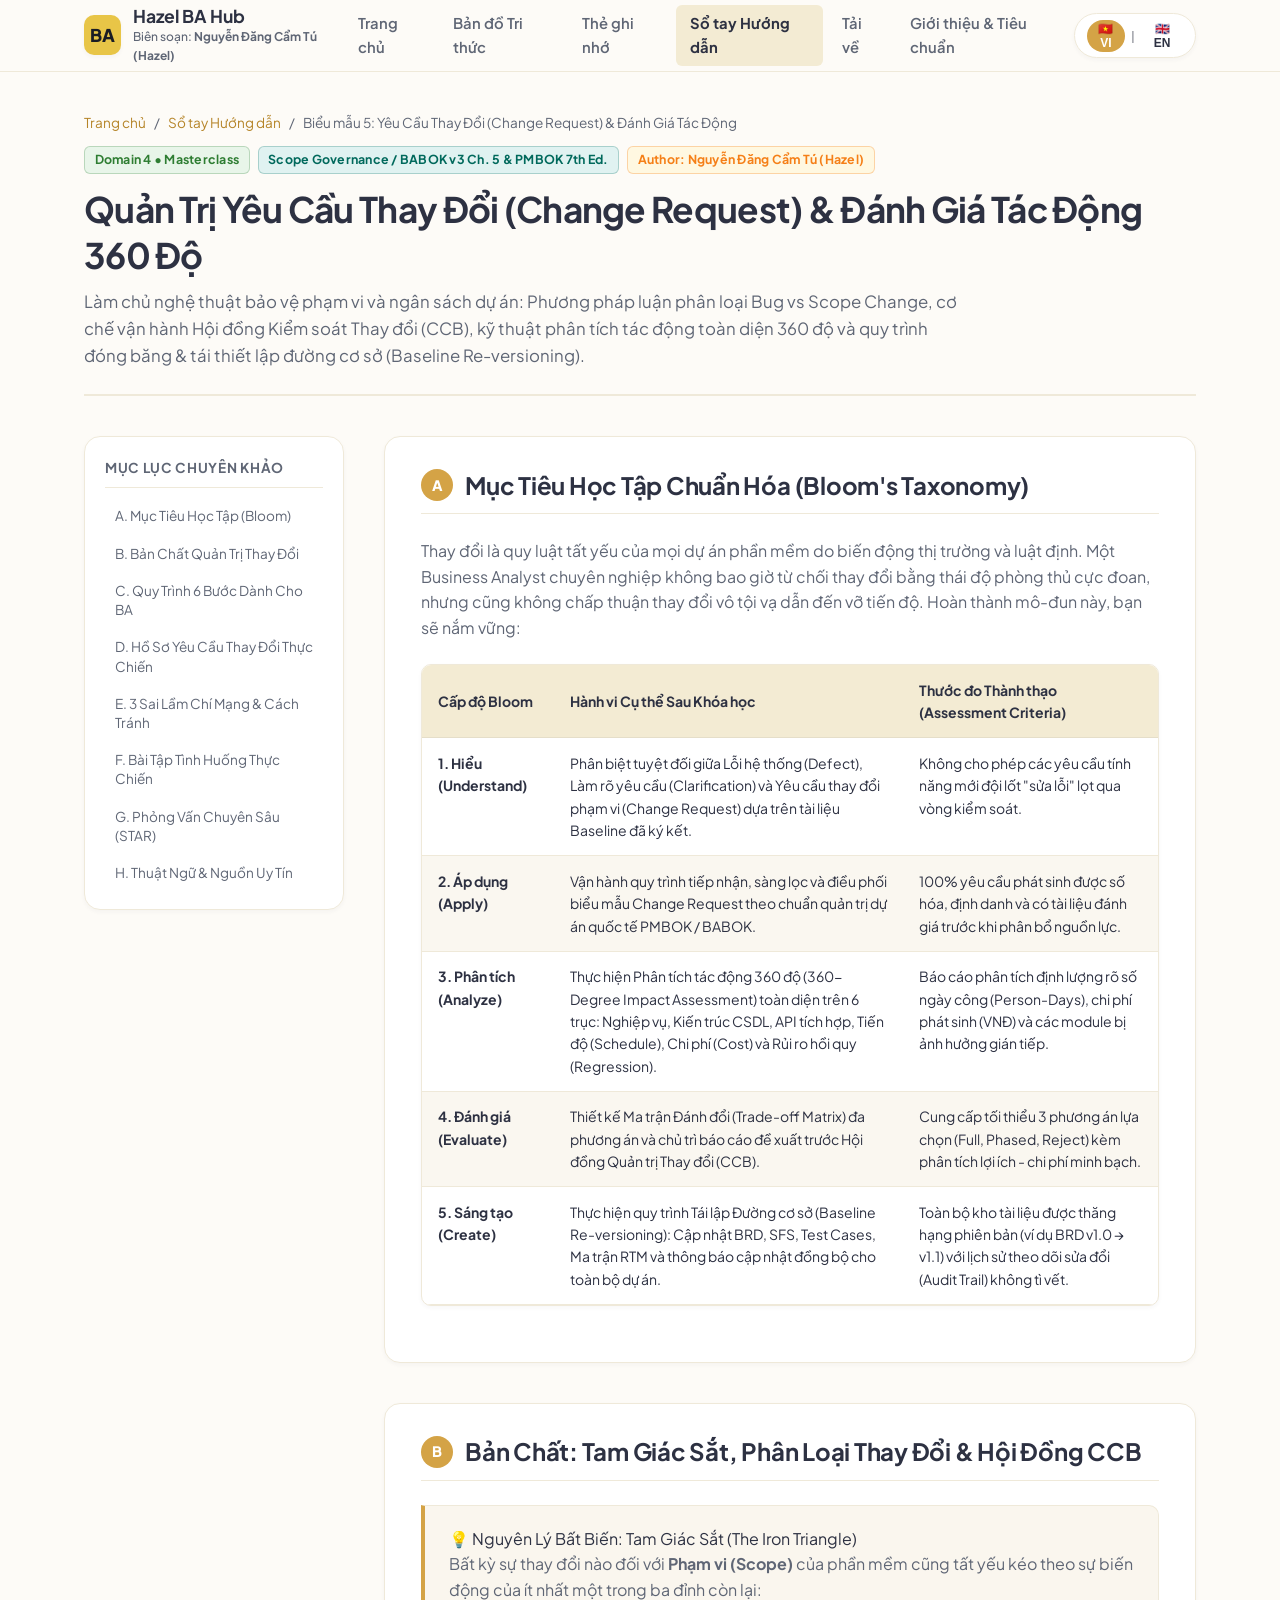
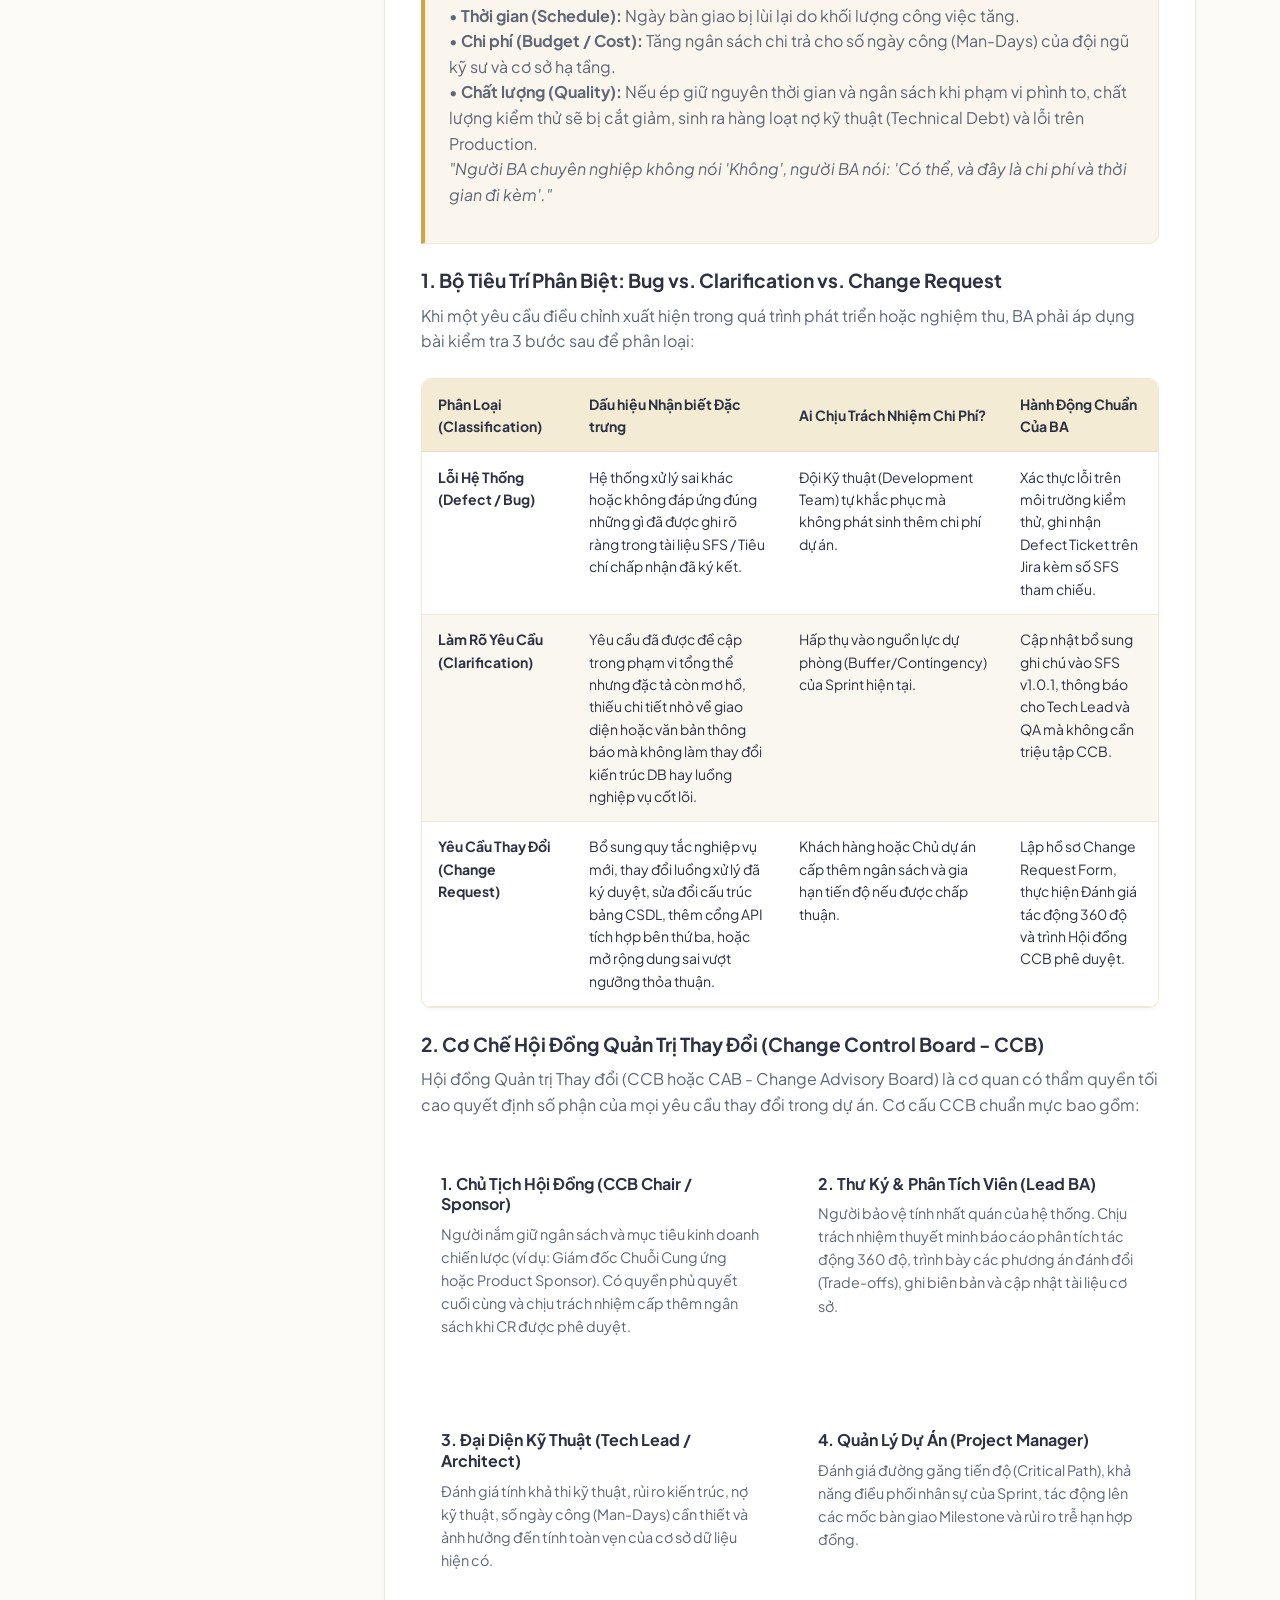
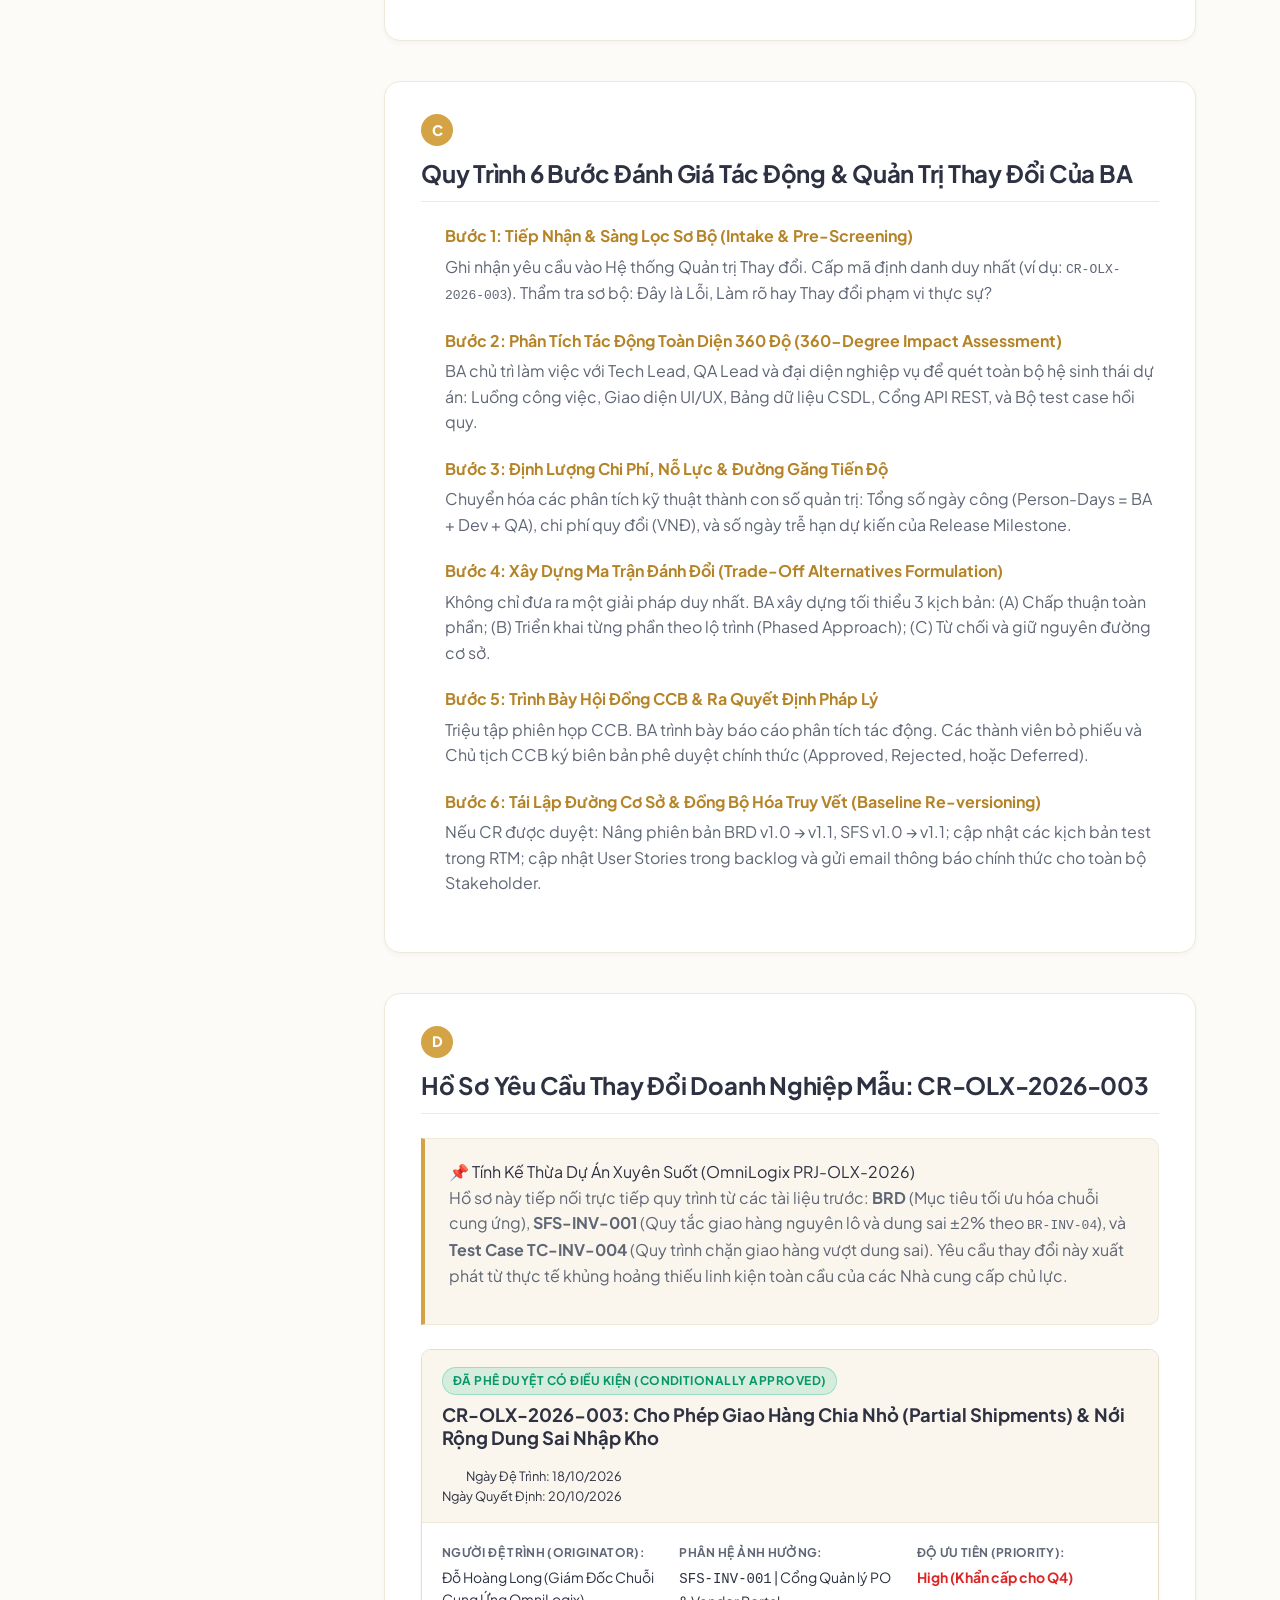
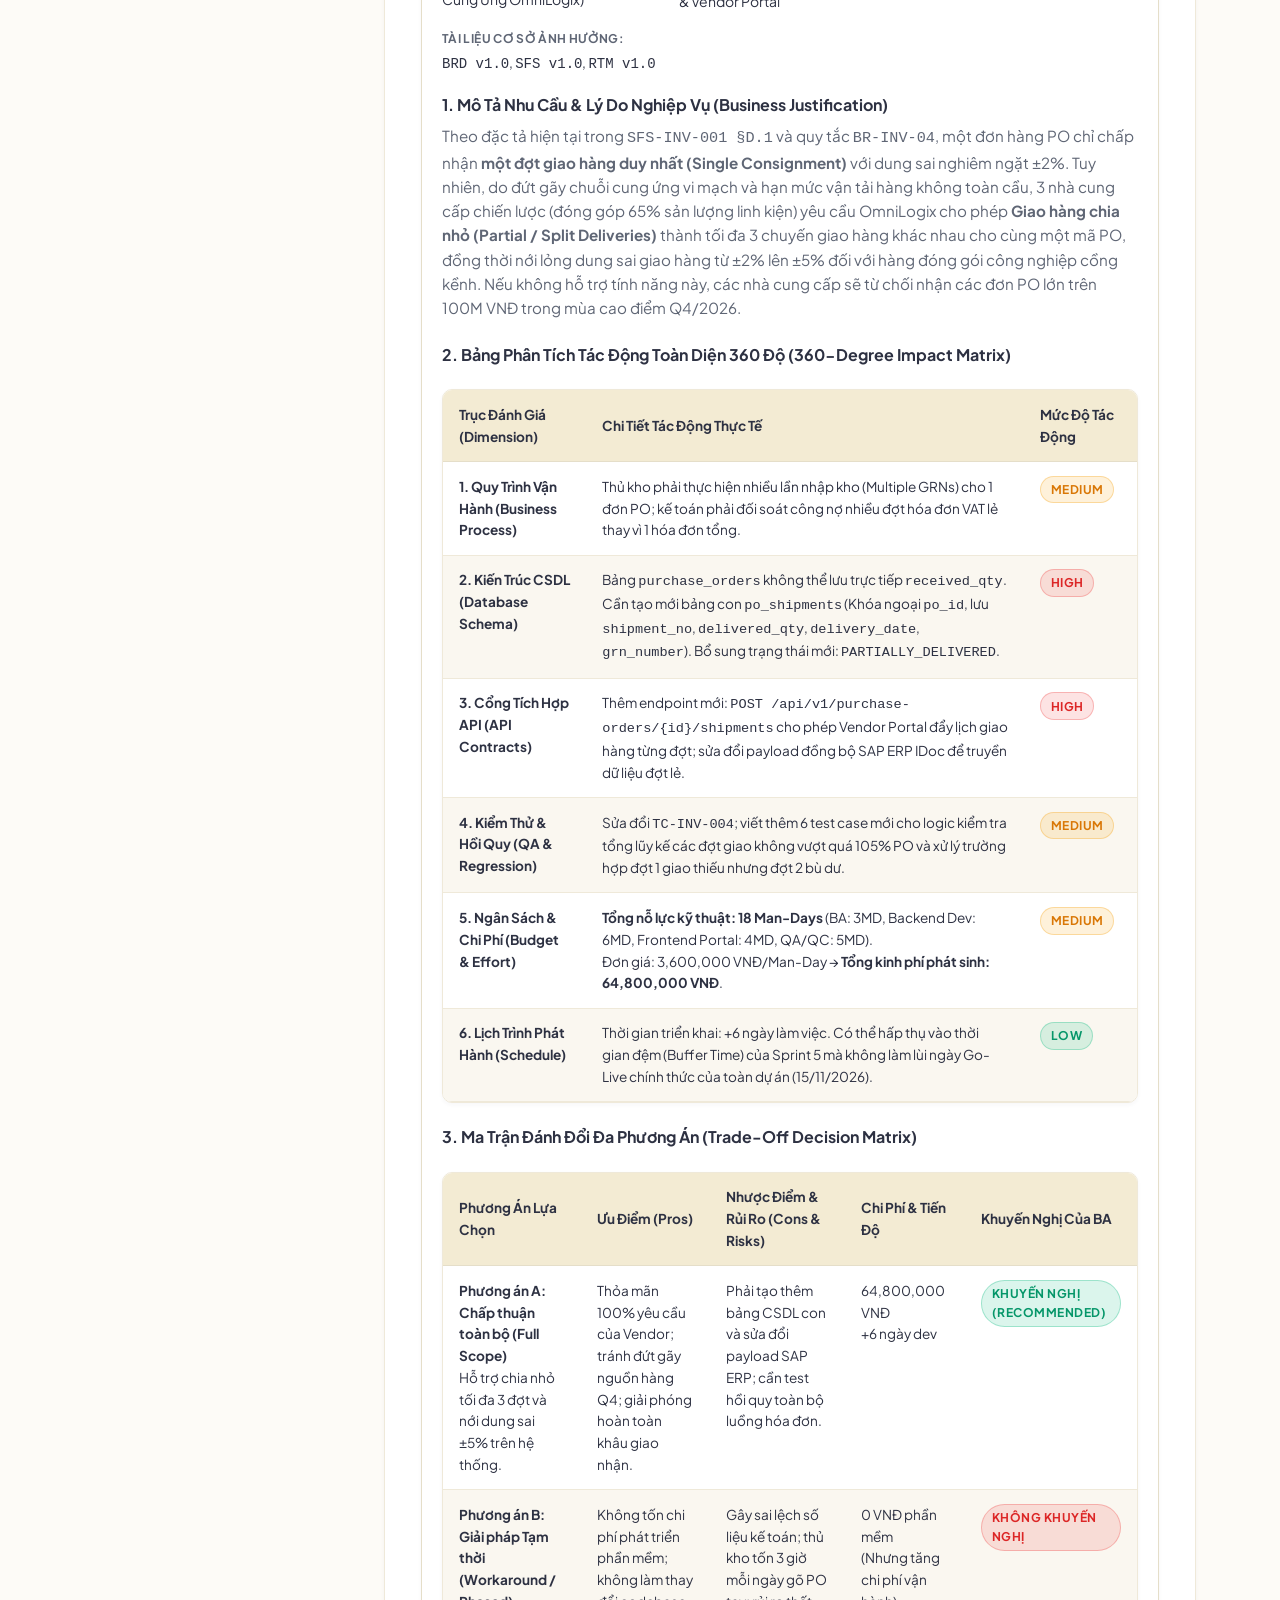
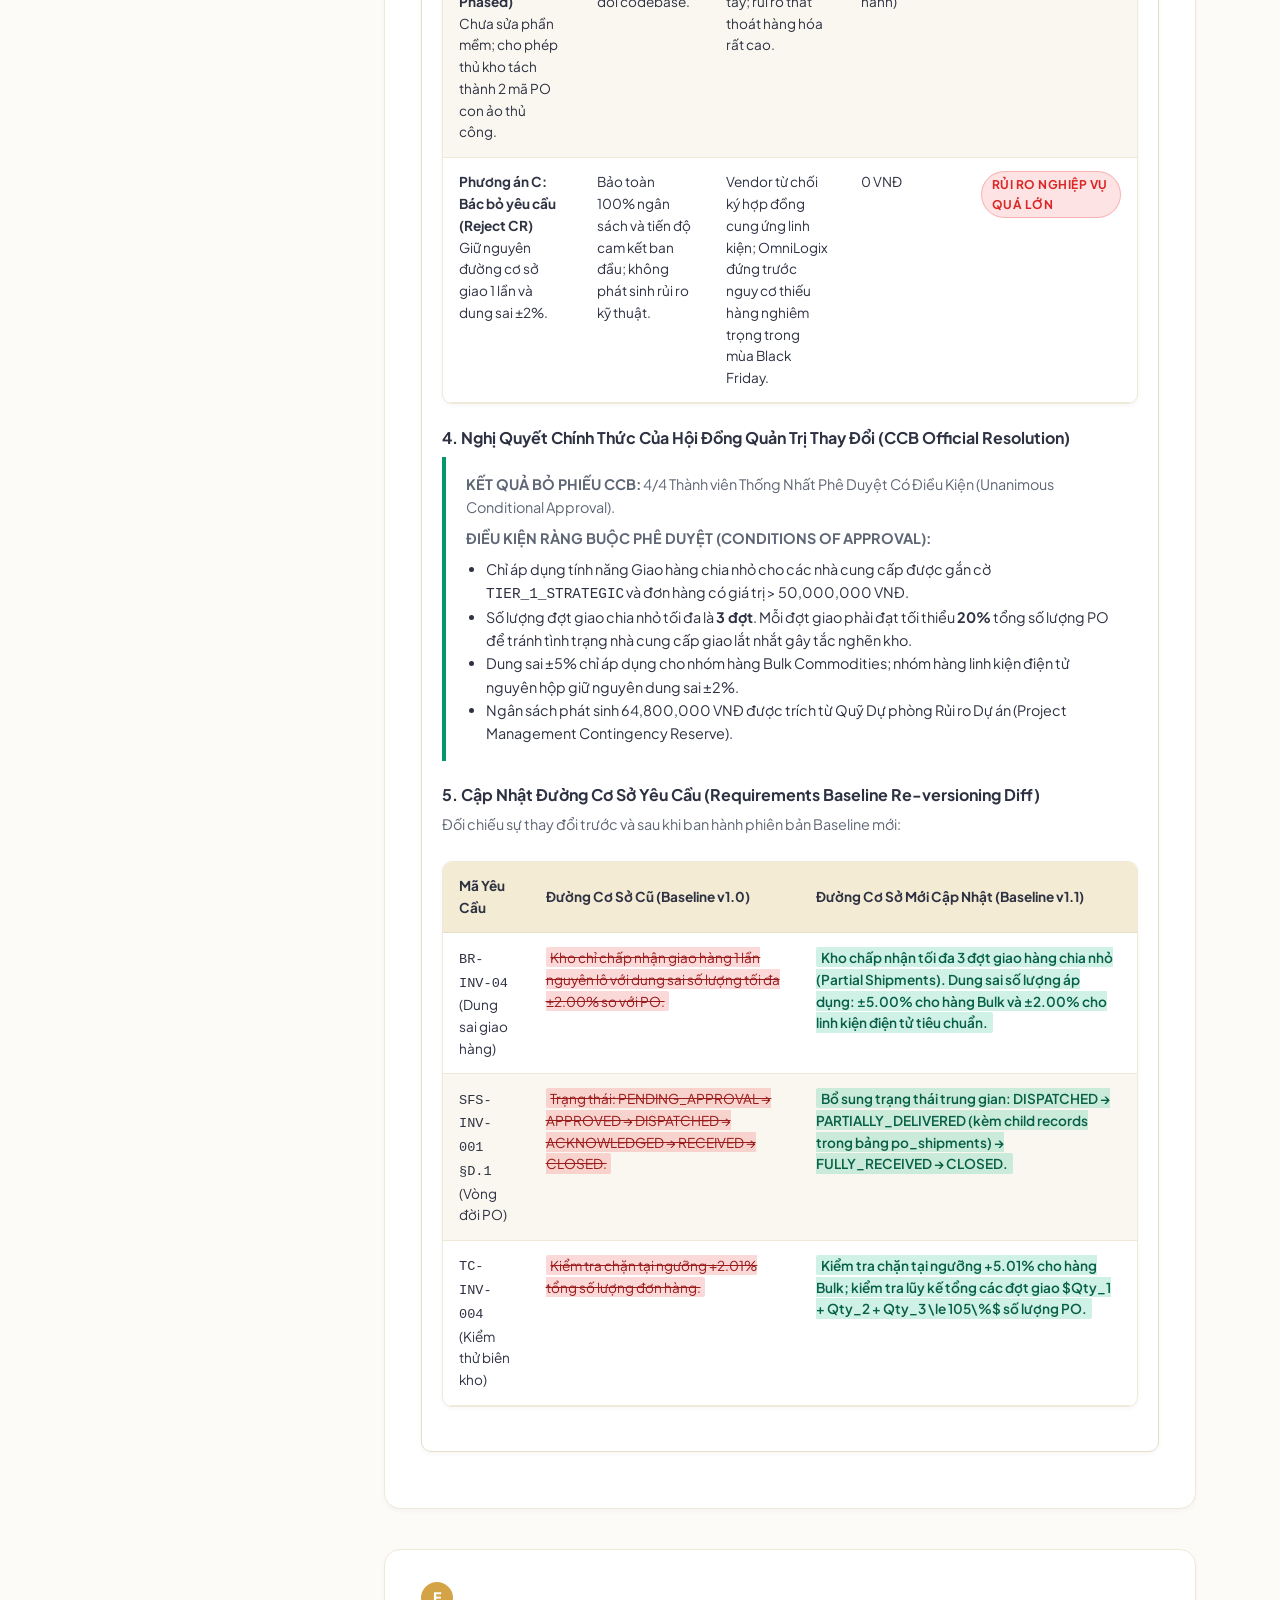
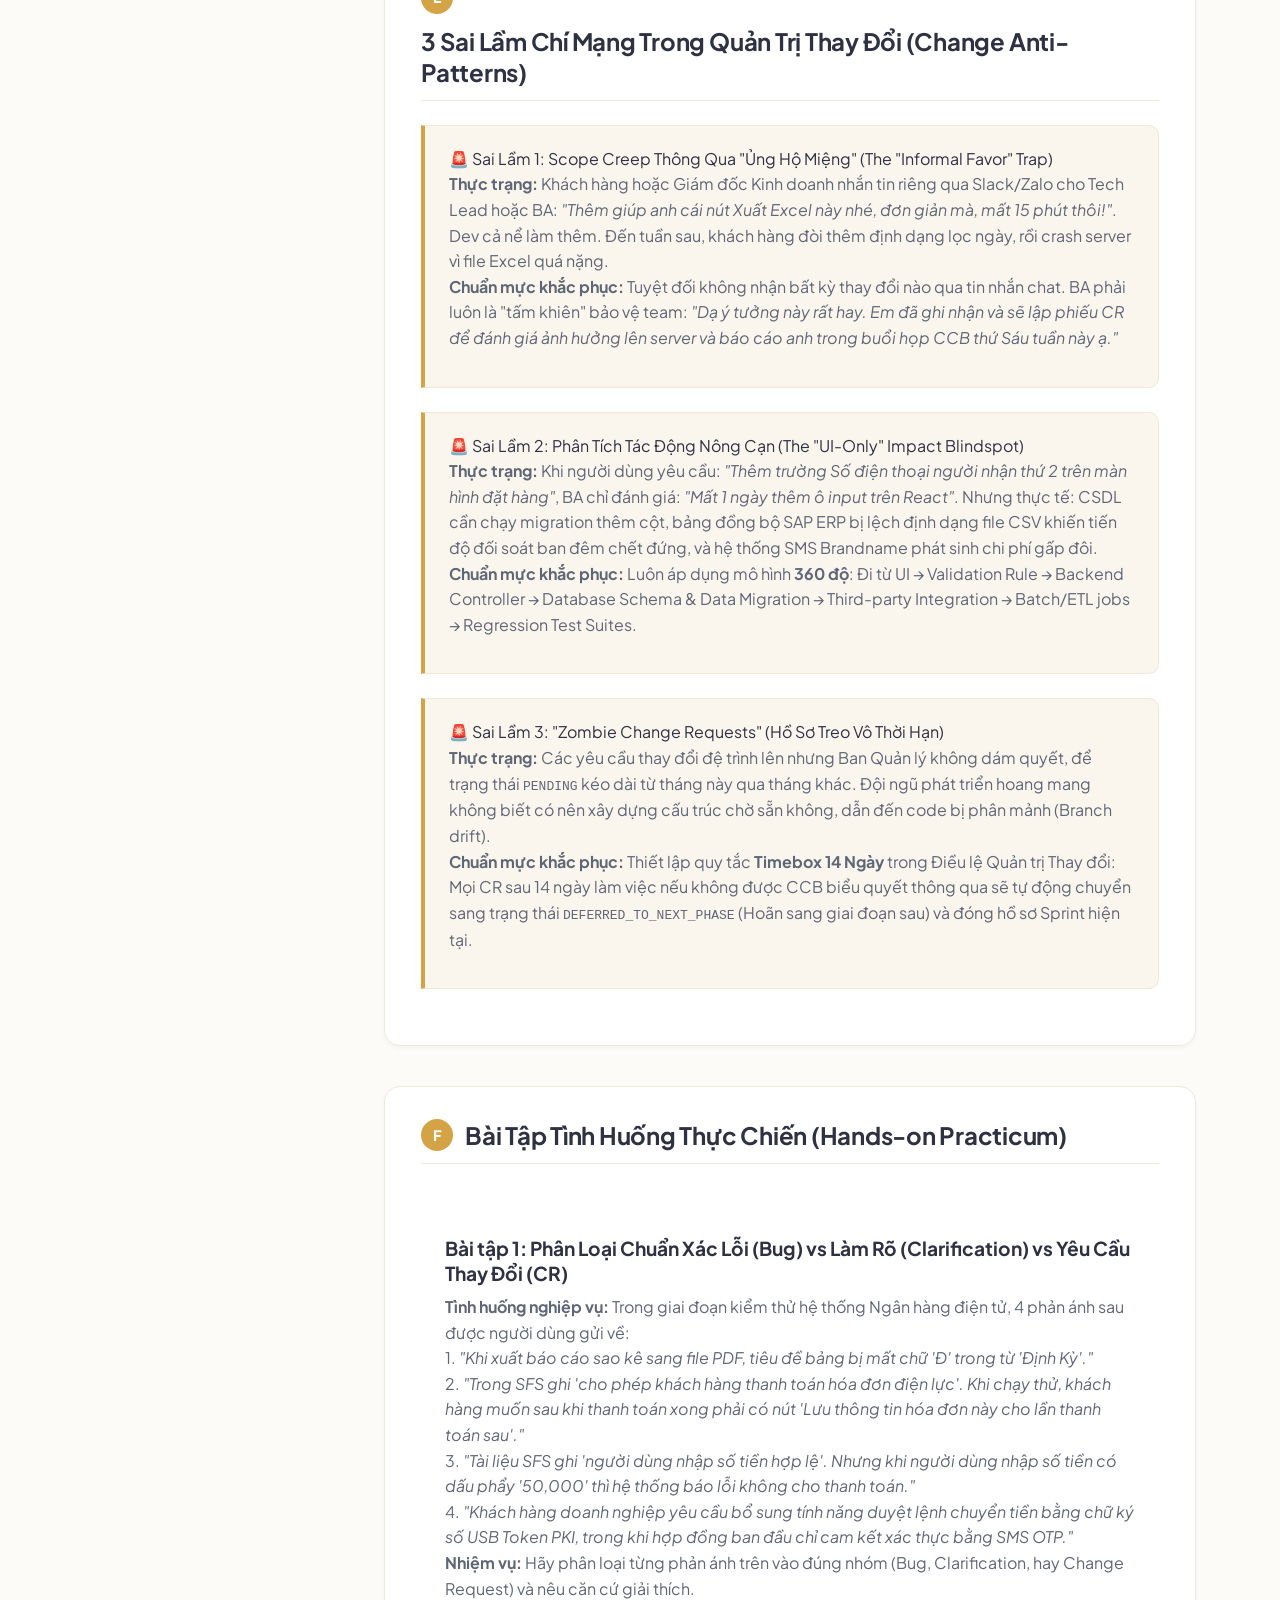
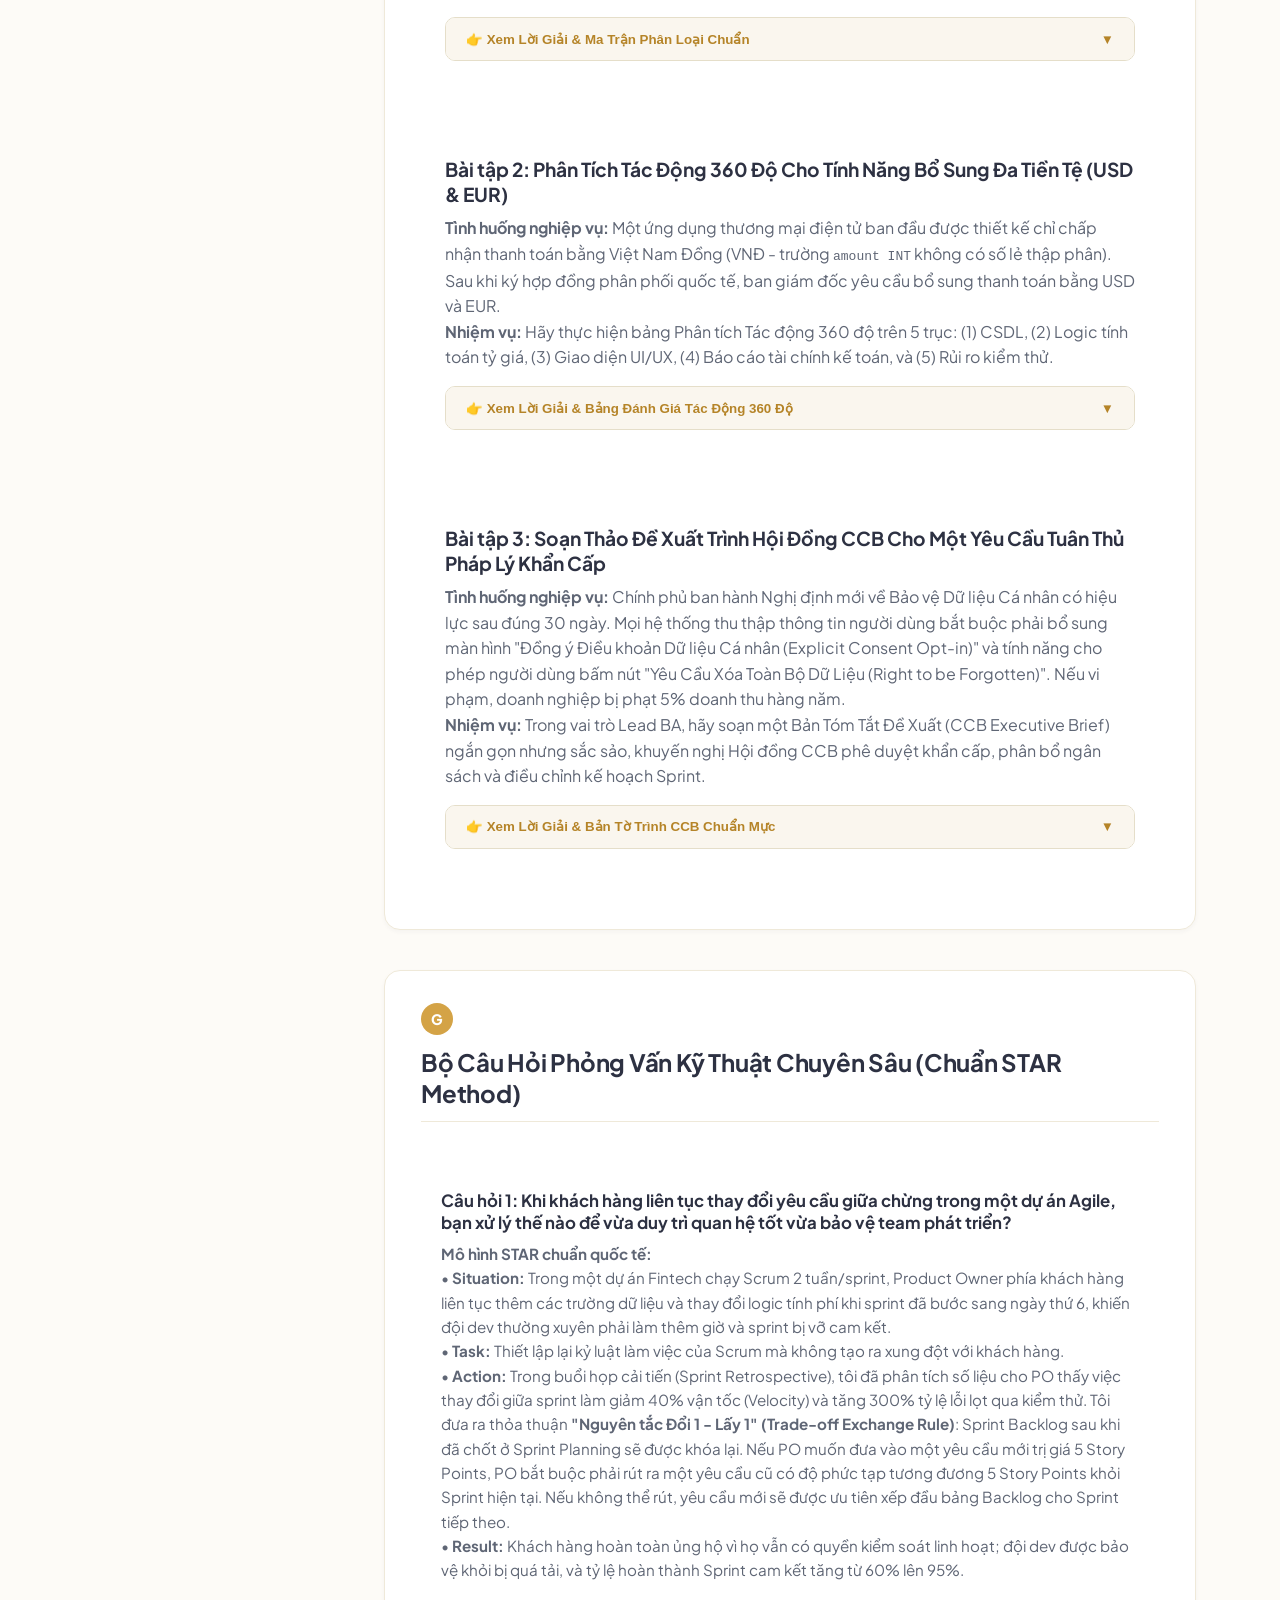
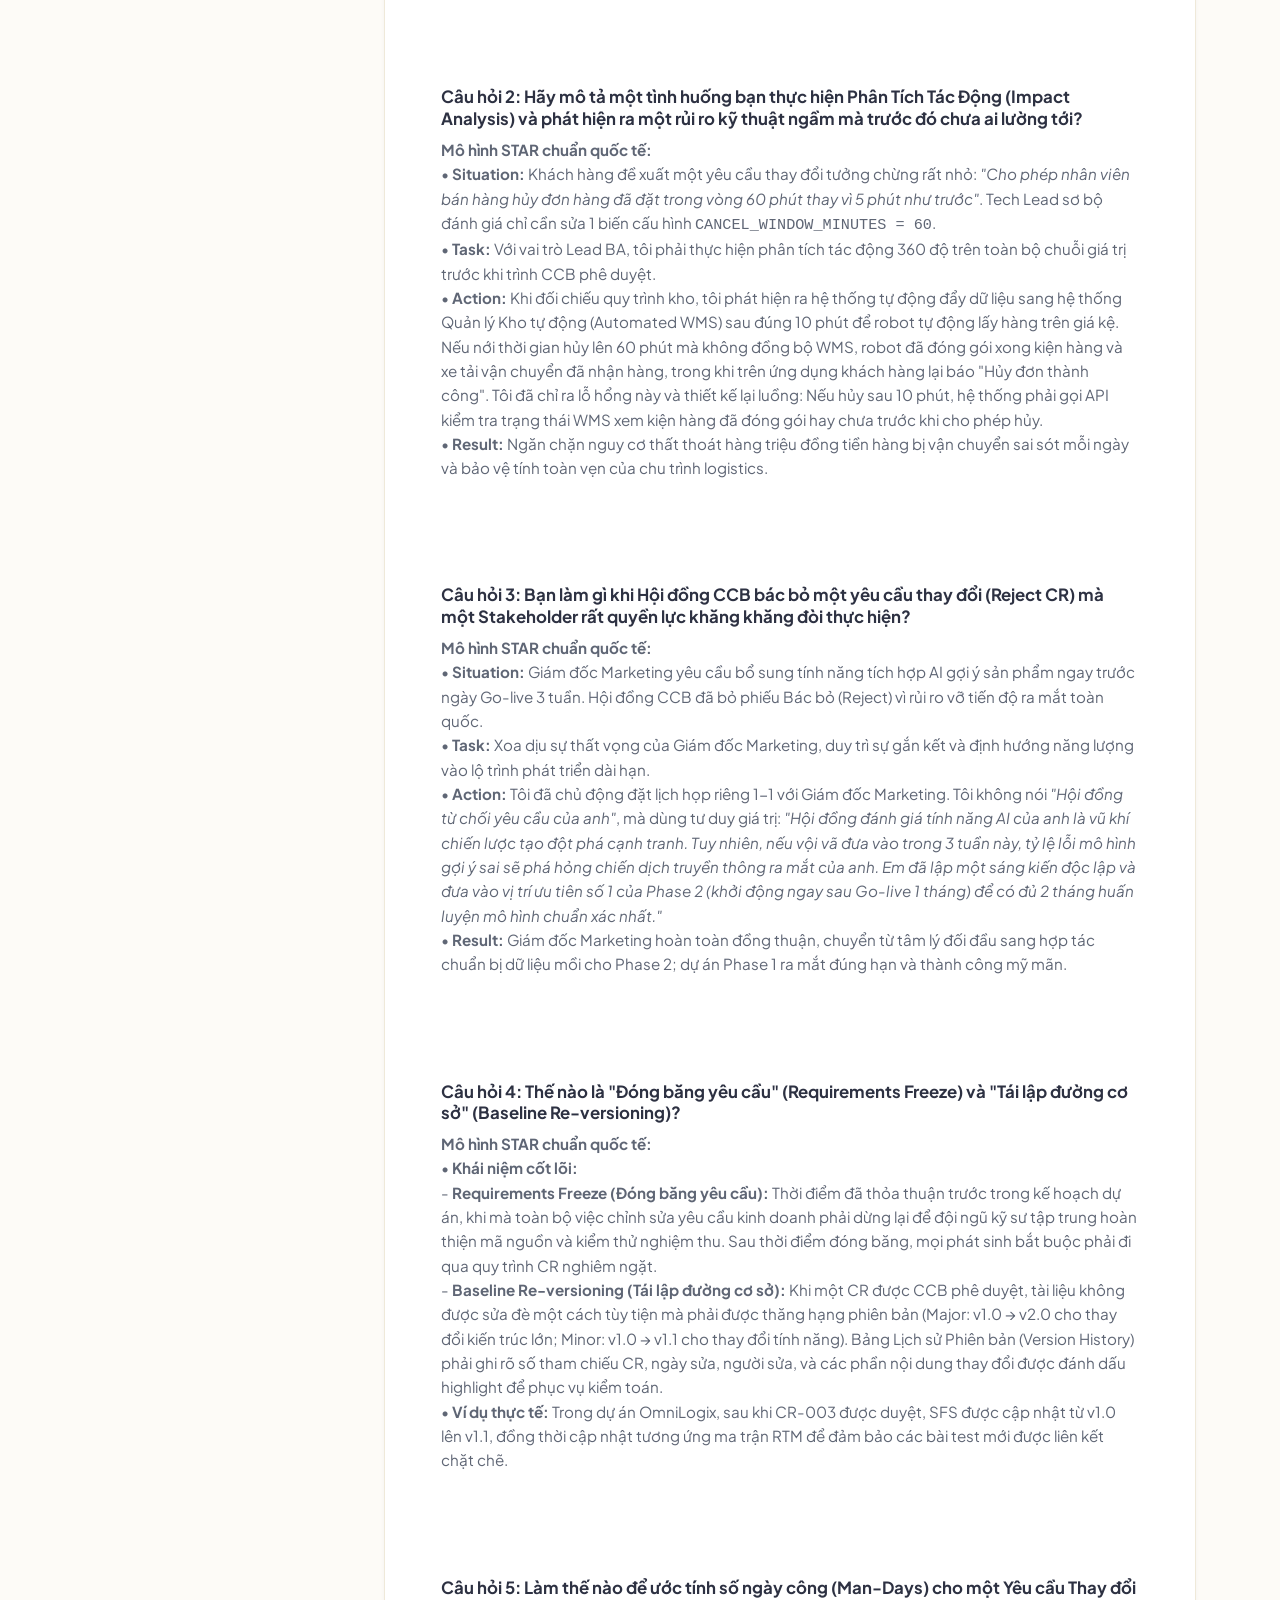
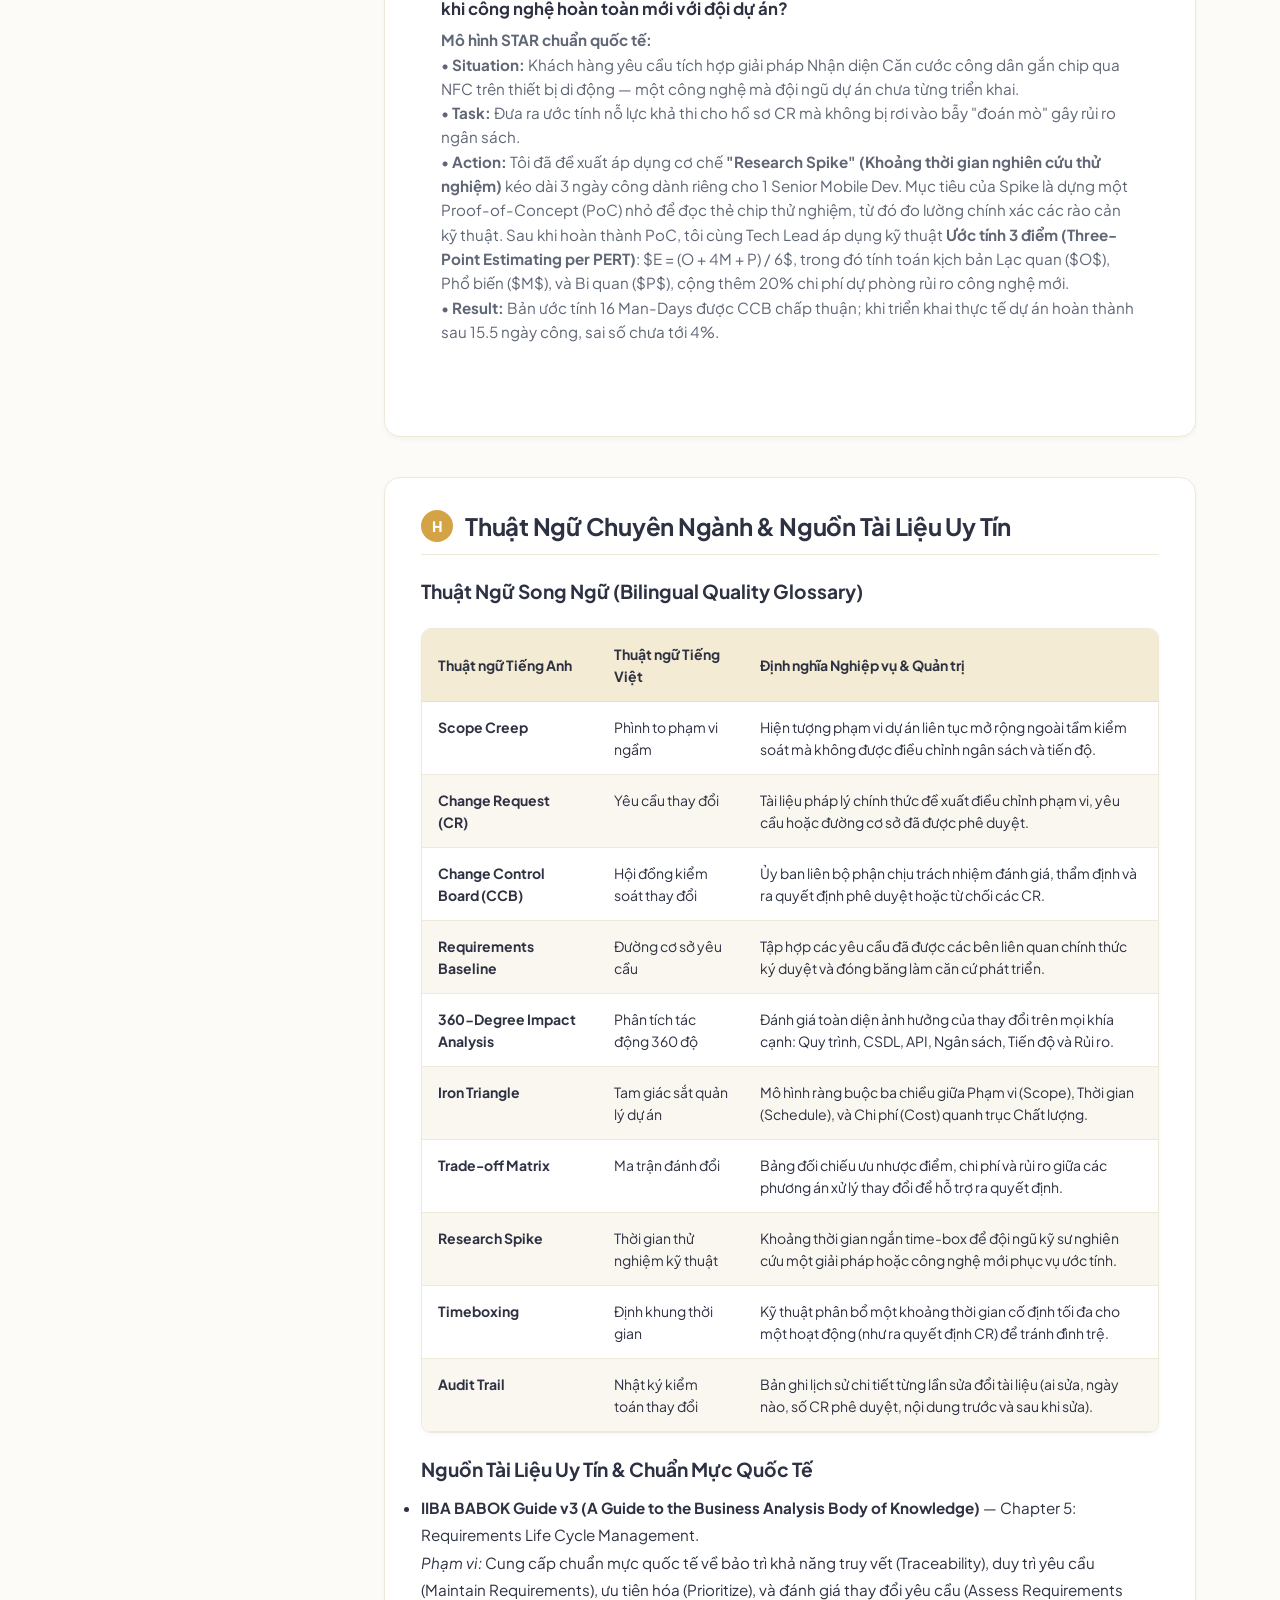
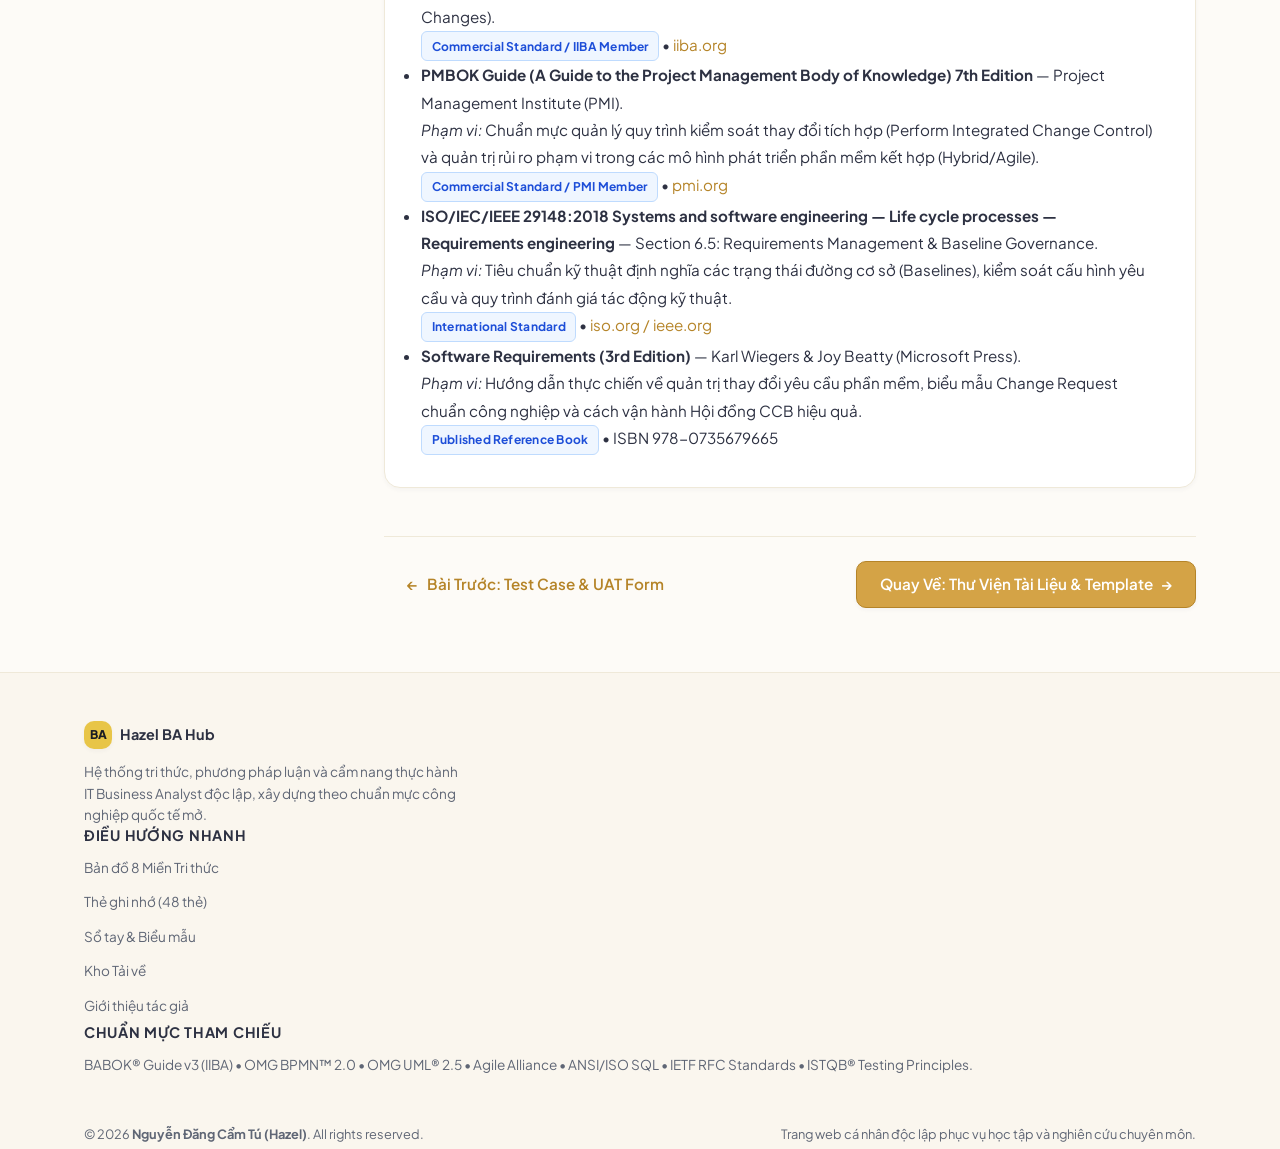
<file: ba-study-materials/modules/change-request-impact-analysis/index.html>
<!DOCTYPE html>
<html lang="vi" class="lang-vi">
<head>
  <meta charset="UTF-8">
  <meta name="viewport" content="width=device-width, initial-scale=1.0">
  <title class="lang-vi">Yêu Cầu Thay Đổi & Đánh Giá Tác Động (Change Request & Impact Analysis) | Hazel BA Hub</title>
  <title class="lang-en">Change Request & Impact Analysis Specification Masterclass | Hazel BA Hub</title>
  <meta name="description" content="Hướng dẫn chuyên sâu quản trị yêu cầu thay đổi (Change Request) và phân tích tác động 360 độ dành cho Business Analyst: Phân biệt Bug vs Scope Change, cơ chế Hội đồng CCB, cập nhật đường cơ sở (Baseline) và bảo vệ tam giác ràng buộc dự án.">
  <!-- Fonts -->
  <link rel="preconnect" href="https://fonts.googleapis.com">
  <link rel="preconnect" href="https://fonts.gstatic.com" crossorigin>
  <link href="https://fonts.googleapis.com/css2?family=Plus+Jakarta+Sans:wght@400;500;600;700;800&family=JetBrains+Mono:wght@400;500;600;700&display=swap" rel="stylesheet">
  <!-- Styles -->
  <link rel="stylesheet" href="../../assets/css/main.css">
  <link rel="stylesheet" href="../../assets/css/components.css">
  <link rel="stylesheet" href="../../assets/css/lesson.css">
  <!-- Core i18n -->
  <script src="../../assets/js/i18n.js"></script>
  <style>
    .cr-badge {
      display: inline-flex;
      align-items: center;
      gap: 0.35rem;
      padding: 0.2rem 0.6rem;
      border-radius: 9999px;
      font-size: 0.75rem;
      font-weight: 700;
      text-transform: uppercase;
      letter-spacing: 0.04em;
    }
    .badge-approved { background-color: rgba(16, 185, 129, 0.15); color: #059669; border: 1px solid rgba(16, 185, 129, 0.3); }
    .badge-rejected { background-color: rgba(239, 68, 68, 0.15); color: #dc2626; border: 1px solid rgba(239, 68, 68, 0.3); }
    .badge-pending { background-color: rgba(245, 158, 11, 0.15); color: #d97706; border: 1px solid rgba(245, 158, 11, 0.3); }
    .badge-deferred { background-color: rgba(107, 114, 128, 0.15); color: #4b5563; border: 1px solid rgba(107, 114, 128, 0.3); }
    .cr-container {
      border: 1px solid var(--border-card, #e2e8f0);
      border-radius: var(--radius-md);
      background-color: var(--bg-surface, #ffffff);
      margin-bottom: 1.5rem;
      overflow: hidden;
      box-shadow: var(--shadow-sm);
    }
    .cr-header {
      padding: 1rem 1.25rem;
      background: var(--bg-surface-warm, #f8fafc);
      border-bottom: 1px solid var(--border-warm, #e2e8f0);
      display: flex;
      flex-wrap: wrap;
      justify-content: space-between;
      align-items: center;
      gap: 0.75rem;
    }
    .cr-body {
      padding: 1.25rem;
    }
    .cr-grid {
      display: grid;
      grid-template-columns: repeat(auto-fit, minmax(220px, 1fr));
      gap: 1rem;
      margin-bottom: 1.25rem;
      font-size: 0.875rem;
    }
    .cr-meta-item strong {
      display: block;
      color: var(--text-muted);
      font-size: 0.75rem;
      text-transform: uppercase;
      letter-spacing: 0.03em;
      margin-bottom: 0.2rem;
    }
    .interactive-solution {
      border: 1px solid var(--border-card, #e2e8f0);
      border-radius: var(--radius-md);
      margin-top: 1rem;
      overflow: hidden;
    }
    .solution-trigger {
      width: 100%;
      text-align: left;
      padding: 0.85rem 1.25rem;
      background: var(--bg-surface-warm, #f8fafc);
      border: none;
      font-weight: 600;
      color: var(--color-primary-dark, #b58428);
      cursor: pointer;
      display: flex;
      justify-content: space-between;
      align-items: center;
    }
    .solution-trigger:hover {
      background: var(--bg-surface-hover, #f6f0df);
    }
    .solution-content {
      padding: 1.25rem;
      display: none;
      background: var(--bg-surface, #ffffff);
      border-top: 1px solid var(--border-warm, #e2e8f0);
    }
    .solution-content.active {
      display: block;
    }
    .diff-table td ins {
      background: rgba(16, 185, 129, 0.2);
      text-decoration: none;
      color: #065f46;
      font-weight: 600;
      padding: 0.1rem 0.3rem;
      border-radius: 2px;
    }
    .diff-table td del {
      background: rgba(239, 68, 68, 0.2);
      color: #991b1b;
      padding: 0.1rem 0.3rem;
      border-radius: 2px;
    }
  </style>
</head>
<body>
  <!-- SITE HEADER -->
  <header class="site-header">
    <div class="container header-inner">
      <a href="../../" class="brand-link">
        <div class="brand-badge">BA</div>
        <div class="brand-text-wrap">
          <span class="brand-title">Hazel BA Hub</span>
          <span class="brand-author">
            <span class="lang-vi">Biên soạn: <strong>Nguyễn Đăng Cẩm Tú (Hazel)</strong></span>
            <span class="lang-en">Curated by <strong>Nguyễn Đăng Cẩm Tú (Hazel)</strong></span>
          </span>
        </div>
      </a>

      <nav>
        <ul class="nav-menu">
          <li><a href="../../" class="nav-link"><span class="lang-vi">Trang chủ</span><span class="lang-en">Home</span></a></li>
          <li><a href="../../knowledge-map/" class="nav-link"><span class="lang-vi">Bản đồ Tri thức</span><span class="lang-en">Knowledge Map</span></a></li>
          <li><a href="../../flashcards/" class="nav-link"><span class="lang-vi">Thẻ ghi nhớ</span><span class="lang-en">Flashcards</span></a></li>
          <li><a href="../../study-guide/" class="nav-link active"><span class="lang-vi">Sổ tay Hướng dẫn</span><span class="lang-en">Study Guide</span></a></li>
          <li><a href="../../downloads/" class="nav-link"><span class="lang-vi">Tải về</span><span class="lang-en">Downloads</span></a></li>
          <li><a href="../../about/" class="nav-link"><span class="lang-vi">Giới thiệu & Tiêu chuẩn</span><span class="lang-en">About & Standards</span></a></li>
        </ul>
      </nav>

      <div style="display: flex; align-items: center; gap: 0.75rem;">
        <button type="button" class="lang-toggle-btn" title="Chuyển đổi ngôn ngữ / Switch Language" aria-label="Toggle language">
          <span class="lang-pill" data-lang="vi">🇻🇳 VI</span>
          <span style="opacity: 0.4;">|</span>
          <span class="lang-pill" data-lang="en">🇬🇧 EN</span>
        </button>
        <button type="button" class="mobile-nav-toggle" aria-label="Open mobile navigation">☰</button>
      </div>
    </div>
  </header>

  <main class="container lesson-page">
    <!-- Breadcrumb & Hero -->
    <div class="lesson-hero">
      <div class="lesson-breadcrumb">
        <a href="../../"><span class="lang-vi">Trang chủ</span><span class="lang-en">Home</span></a>
        <span>/</span>
        <a href="../../study-guide/"><span class="lang-vi">Sổ tay Hướng dẫn</span><span class="lang-en">Study Guide</span></a>
        <span>/</span>
        <span class="lang-vi">Biểu mẫu 5: Yêu Cầu Thay Đổi (Change Request) & Đánh Giá Tác Động</span>
        <span class="lang-en">Template 5: Change Request & Impact Analysis</span>
      </div>

      <div style="display: flex; align-items: center; gap: 0.5rem; margin-bottom: 0.75rem; flex-wrap: wrap;">
        <span class="badge badge-explicit">Domain 4 • Masterclass</span>
        <span class="badge badge-inferred">Scope Governance / BABOK v3 Ch. 5 & PMBOK 7th Ed.</span>
        <span class="badge badge-illustrative">Author: Nguyễn Đăng Cẩm Tú (Hazel)</span>
      </div>

      <h1 style="font-size: 2.2rem; margin-bottom: 0.75rem;">
        <span class="lang-vi">Quản Trị Yêu Cầu Thay Đổi (Change Request) & Đánh Giá Tác Động 360 Độ</span>
        <span class="lang-en">Change Request (CR) Governance & 360-Degree Impact Analysis Masterclass</span>
      </h1>
      <p style="font-size: 1.05rem; max-width: 880px; color: var(--text-muted); margin-bottom: 0;">
        <span class="lang-vi">Làm chủ nghệ thuật bảo vệ phạm vi và ngân sách dự án: Phương pháp luận phân loại Bug vs Scope Change, cơ chế vận hành Hội đồng Kiểm soát Thay đổi (CCB), kỹ thuật phân tích tác động toàn diện 360 độ và quy trình đóng băng & tái thiết lập đường cơ sở (Baseline Re-versioning).</span>
        <span class="lang-en">Master the art of defending project scope and budget: Rigorous taxonomy for Bug vs Scope Change, Change Control Board (CCB) mechanics, 360-degree cross-cutting impact modeling, and baseline re-freezing discipline.</span>
      </p>
    </div>

    <!-- Lesson Layout Grid: Sidebar + Main Content -->
    <div class="lesson-layout">
      <!-- Sticky Sidebar Navigation -->
      <aside class="lesson-sidebar">
        <div class="sidebar-title">
          <span class="lang-vi">Mục lục chuyên khảo</span>
          <span class="lang-en">Lesson Contents</span>
        </div>
        <ul class="toc-list">
          <li><a href="#sec-objectives" class="toc-link"><span class="lang-vi">A. Mục Tiêu Học Tập (Bloom)</span><span class="lang-en">A. Learning Objectives</span></a></li>
          <li><a href="#sec-foundations" class="toc-link"><span class="lang-vi">B. Bản Chất Quản Trị Thay Đổi</span><span class="lang-en">B. Change Control Foundations</span></a></li>
          <li><a href="#sec-methodology" class="toc-link"><span class="lang-vi">C. Quy Trình 6 Bước Dành Cho BA</span><span class="lang-en">C. 6-Step BA Change Workflow</span></a></li>
          <li><a href="#sec-enterprise-cr" class="toc-link"><span class="lang-vi">D. Hồ Sơ Yêu Cầu Thay Đổi Thực Chiến</span><span class="lang-en">D. Worked Enterprise CR Artifact</span></a></li>
          <li><a href="#sec-anti-patterns" class="toc-link"><span class="lang-vi">E. 3 Sai Lầm Chí Mạng & Cách Tránh</span><span class="lang-en">E. 3 Critical Anti-Patterns</span></a></li>
          <li><a href="#sec-exercises" class="toc-link"><span class="lang-vi">F. Bài Tập Tình Huống Thực Chiến</span><span class="lang-en">F. Hands-on Practicum</span></a></li>
          <li><a href="#sec-interviews" class="toc-link"><span class="lang-vi">G. Phỏng Vấn Chuyên Sâu (STAR)</span><span class="lang-en">G. Technical Interview Q&A</span></a></li>
          <li><a href="#sec-references" class="toc-link"><span class="lang-vi">H. Thuật Ngữ & Nguồn Uy Tín</span><span class="lang-en">H. Glossary & References</span></a></li>
        </ul>
      </aside>

      <!-- Main Lesson Content Area -->
      <article class="lesson-content">
<section id="sec-objectives" class="lesson-section">
        <div class="lesson-section-header">
          <span class="section-num-badge">A</span>
          <h2>
            <span class="lang-vi">Mục Tiêu Học Tập Chuẩn Hóa (Bloom's Taxonomy)</span>
            <span class="lang-en">Standardized Learning Objectives (Bloom's Taxonomy)</span>
          </h2>
        </div>
        <p class="lang-vi">
          Thay đổi là quy luật tất yếu của mọi dự án phần mềm do biến động thị trường và luật định. Một Business Analyst chuyên nghiệp không bao giờ từ chối thay đổi bằng thái độ phòng thủ cực đoan, nhưng cũng không chấp thuận thay đổi vô tội vạ dẫn đến vỡ tiến độ. Hoàn thành mô-đun này, bạn sẽ nắm vững:
        </p>
        <p class="lang-en">
          Change is the fundamental reality of all software development driven by competitive shifts and regulatory mandates. A professional Business Analyst neither defensively rejects changes nor recklessly accepts them causing project collapse. Upon completing this masterclass, you will achieve:
        </p>
        <div class="table-responsive">
          <table class="data-table">
            <thead>
              <tr>
                <th><span class="lang-vi">Cấp độ Bloom</span><span class="lang-en">Bloom Level</span></th>
                <th><span class="lang-vi">Hành vi Cụ thể Sau Khóa học</span><span class="lang-en">Target Behavioral Competency</span></th>
                <th><span class="lang-vi">Thước đo Thành thạo (Assessment Criteria)</span><span class="lang-en">Mastery Evidence</span></th>
              </tr>
            </thead>
            <tbody>
              <tr>
                <td><strong>1. Hiểu (Understand)</strong></td>
                <td>
                  <span class="lang-vi">Phân biệt tuyệt đối giữa Lỗi hệ thống (Defect), Làm rõ yêu cầu (Clarification) và Yêu cầu thay đổi phạm vi (Change Request) dựa trên tài liệu Baseline đã ký kết.</span>
                  <span class="lang-en">Unambiguously differentiate between System Defects, Requirement Clarifications, and Scope Change Requests based on signed Baseline specifications.</span>
                </td>
                <td><span class="lang-vi">Không cho phép các yêu cầu tính năng mới đội lốt "sửa lỗi" lọt qua vòng kiểm soát.</span><span class="lang-en">Zero acceptance of feature enhancements disguised as "bug fixes".</span></td>
              </tr>
              <tr>
                <td><strong>2. Áp dụng (Apply)</strong></td>
                <td>
                  <span class="lang-vi">Vận hành quy trình tiếp nhận, sàng lọc và điều phối biểu mẫu Change Request theo chuẩn quản trị dự án quốc tế PMBOK / BABOK.</span>
                  <span class="lang-en">Execute formalized intake, triage, and orchestration workflows for Change Requests per PMBOK / BABOK standards.</span>
                </td>
                <td><span class="lang-vi">100% yêu cầu phát sinh được số hóa, định danh và có tài liệu đánh giá trước khi phân bổ nguồn lực.</span><span class="lang-en">100% of emerging requests digitized, tagged, and analyzed before engineering allocation.</span></td>
              </tr>
              <tr>
                <td><strong>3. Phân tích (Analyze)</strong></td>
                <td>
                  <span class="lang-vi">Thực hiện Phân tích tác động 360 độ (360-Degree Impact Assessment) toàn diện trên 6 trục: Nghiệp vụ, Kiến trúc CSDL, API tích hợp, Tiến độ (Schedule), Chi phí (Cost) và Rủi ro hồi quy (Regression).</span>
                  <span class="lang-en">Conduct a comprehensive 360-Degree Impact Assessment across 6 dimensions: Business Process, Database Schema, API Contracts, Schedule, Budget, and Regression Risk.</span>
                </td>
                <td><span class="lang-vi">Báo cáo phân tích định lượng rõ số ngày công (Person-Days), chi phí phát sinh (VNĐ) và các module bị ảnh hưởng gián tiếp.</span><span class="lang-en">Quantitatively model person-days effort, budget delta (VND), and downstream ripple effects.</span></td>
              </tr>
              <tr>
                <td><strong>4. Đánh giá (Evaluate)</strong></td>
                <td>
                  <span class="lang-vi">Thiết kế Ma trận Đánh đổi (Trade-off Matrix) đa phương án và chủ trì báo cáo đề xuất trước Hội đồng Quản trị Thay đổi (CCB).</span>
                  <span class="lang-en">Engineer multi-option Trade-off Matrices and present objective recommendations before the Change Control Board (CCB).</span>
                </td>
                <td><span class="lang-vi">Cung cấp tối thiểu 3 phương án lựa chọn (Full, Phased, Reject) kèm phân tích lợi ích - chi phí minh bạch.</span><span class="lang-en">Provide at least 3 viable alternatives (Full, Phased, Reject) with transparent cost-benefit tradeoffs.</span></td>
              </tr>
              <tr>
                <td><strong>5. Sáng tạo (Create)</strong></td>
                <td>
                  <span class="lang-vi">Thực hiện quy trình Tái lập Đường cơ sở (Baseline Re-versioning): Cập nhật BRD, SFS, Test Cases, Ma trận RTM và thông báo cập nhật đồng bộ cho toàn bộ dự án.</span>
                  <span class="lang-en">Execute Baseline Re-versioning discipline: Update BRD, SFS, Test Suites, RTM matrices, and broadcast synchronized change notifications.</span>
                </td>
                <td><span class="lang-vi">Toàn bộ kho tài liệu được thăng hạng phiên bản (ví dụ BRD v1.0 &rarr; v1.1) với lịch sử theo dõi sửa đổi (Audit Trail) không tì vết.</span><span class="lang-en">All project repositories bumped (e.g., BRD v1.0 &rarr; v1.1) with flawless revision audit trails.</span></td>
              </tr>
            </tbody>
          </table>
        </div>
      </section>

      <!-- SECTION B: CHANGE CONTROL FOUNDATIONS -->
      <section id="sec-foundations" class="lesson-section">
        <div class="lesson-section-header">
          <span class="section-num-badge">B</span>
          <h2>
            <span class="lang-vi">Bản Chất: Tam Giác Sắt, Phân Loại Thay Đổi & Hội Đồng CCB</span>
            <span class="lang-en">Foundations: The Iron Triangle, Change Taxonomy & The Change Control Board (CCB)</span>
          </h2>
        </div>

        <div class="callout callout-info">
          <div class="callout-title">
            <span class="lang-vi">💡 Nguyên Lý Bất Biến: Tam Giác Sắt (The Iron Triangle)</span>
            <span class="lang-en">💡 Immutable Principle: The Iron Triangle of Project Management</span>
          </div>
          <p class="lang-vi">
            Bất kỳ sự thay đổi nào đối với <strong>Phạm vi (Scope)</strong> của phần mềm cũng tất yếu kéo theo sự biến động của ít nhất một trong ba đỉnh còn lại:<br>
            • <strong>Thời gian (Schedule):</strong> Ngày bàn giao bị lùi lại do khối lượng công việc tăng.<br>
            • <strong>Chi phí (Budget / Cost):</strong> Tăng ngân sách chi trả cho số ngày công (Man-Days) của đội ngũ kỹ sư và cơ sở hạ tầng.<br>
            • <strong>Chất lượng (Quality):</strong> Nếu ép giữ nguyên thời gian và ngân sách khi phạm vi phình to, chất lượng kiểm thử sẽ bị cắt giảm, sinh ra hàng loạt nợ kỹ thuật (Technical Debt) và lỗi trên Production.<br>
            <em>"Người BA chuyên nghiệp không nói 'Không', người BA nói: 'Có thể, và đây là chi phí và thời gian đi kèm'."</em>
          </p>
          <p class="lang-en">
            Any modification to software <strong>Scope</strong> inevitably exerts stress upon the remaining constraints:<br>
            • <strong>Schedule:</strong> Delivery dates shift outward due to incremental engineering workload.<br>
            • <strong>Budget / Cost:</strong> Fiscal expenditures expand to fund additional engineering person-days and cloud infrastructure.<br>
            • <strong>Quality:</strong> Forcing scope expansion while freezing time and budget crushes testing cycles, accumulating disastrous technical debt and production incidents.<br>
            <em>"A professional BA rarely says 'No'; a professional BA says: 'Yes, and here are the exact timeline and fiscal costs attached'."</em>
          </p>
        </div>

        <h3 style="margin-top: 1.5rem;">
          <span class="lang-vi">1. Bộ Tiêu Trí Phân Biệt: Bug vs. Clarification vs. Change Request</span>
          <span class="lang-en">1. The Definitive Triage Taxonomy: Bug vs. Clarification vs. Change Request</span>
        </h3>
        <p class="lang-vi">
          Khi một yêu cầu điều chỉnh xuất hiện trong quá trình phát triển hoặc nghiệm thu, BA phải áp dụng bài kiểm tra 3 bước sau để phân loại:
        </p>
        <p class="lang-en">
          When modification requests emerge during engineering or acceptance, the BA must apply this 3-step decision heuristic:
        </p>

        <div class="table-responsive">
          <table class="data-table">
            <thead>
              <tr>
                <th><span class="lang-vi">Phân Loại (Classification)</span><span class="lang-en">Classification</span></th>
                <th><span class="lang-vi">Dấu hiệu Nhận biết Đặc trưng</span><span class="lang-en">Distinct Diagnostic Signals</span></th>
                <th><span class="lang-vi">Ai Chịu Trách Nhiệm Chi Phí?</span><span class="lang-en">Cost & Effort Allocation</span></th>
                <th><span class="lang-vi">Hành Động Chuẩn Của BA</span><span class="lang-en">Standard BA Protocol</span></th>
              </tr>
            </thead>
            <tbody>
              <tr>
                <td><strong>Lỗi Hệ Thống (Defect / Bug)</strong></td>
                <td>
                  <span class="lang-vi">Hệ thống xử lý sai khác hoặc không đáp ứng đúng những gì đã được ghi rõ ràng trong tài liệu SFS / Tiêu chí chấp nhận đã ký kết.</span>
                  <span class="lang-en">System behavior contradicts or fails to satisfy explicit behaviors documented in the signed SFS / Acceptance Criteria.</span>
                </td>
                <td><span class="lang-vi">Đội Kỹ thuật (Development Team) tự khắc phục mà không phát sinh thêm chi phí dự án.</span><span class="lang-en">Development team remediates within contracted scope at zero client surcharge.</span></td>
                <td><span class="lang-vi">Xác thực lỗi trên môi trường kiểm thử, ghi nhận Defect Ticket trên Jira kèm số SFS tham chiếu.</span><span class="lang-en">Log formal Defect Ticket citing exact violated SFS requirement ID.</span></td>
              </tr>
              <tr>
                <td><strong>Làm Rõ Yêu Cầu (Clarification)</strong></td>
                <td>
                  <span class="lang-vi">Yêu cầu đã được đề cập trong phạm vi tổng thể nhưng đặc tả còn mơ hồ, thiếu chi tiết nhỏ về giao diện hoặc văn bản thông báo mà không làm thay đổi kiến trúc DB hay luồng nghiệp vụ cốt lõi.</span>
                  <span class="lang-en">Requirement was within scope but expressed with minor ambiguity (e.g., notification copy or field tooltip) without altering DB schema or business workflows.</span>
                </td>
                <td><span class="lang-vi">Hấp thụ vào nguồn lực dự phòng (Buffer/Contingency) của Sprint hiện tại.</span><span class="lang-en">Absorbed within current sprint buffer/contingency bandwidth.</span></td>
                <td><span class="lang-vi">Cập nhật bổ sung ghi chú vào SFS v1.0.1, thông báo cho Tech Lead và QA mà không cần triệu tập CCB.</span><span class="lang-en">Issue inline SFS note update, communicate to Tech Lead & QA without formal CCB convening.</span></td>
              </tr>
              <tr>
                <td><strong>Yêu Cầu Thay Đổi (Change Request)</strong></td>
                <td>
                  <span class="lang-vi">Bổ sung quy tắc nghiệp vụ mới, thay đổi luồng xử lý đã ký duyệt, sửa đổi cấu trúc bảng CSDL, thêm cổng API tích hợp bên thứ ba, hoặc mở rộng dung sai vượt ngưỡng thỏa thuận.</span>
                  <span class="lang-en">Introduces new business rules, alters baselined workflows, modifies relational schema, integrates new 3rd-party APIs, or expands operational tolerances beyond signed bounds.</span>
                </td>
                <td><span class="lang-vi">Khách hàng hoặc Chủ dự án cấp thêm ngân sách và gia hạn tiến độ nếu được chấp thuận.</span><span class="lang-en">Client / Project Sponsor funds additional budget and extends timeline upon approval.</span></td>
                <td><span class="lang-vi">Lập hồ sơ Change Request Form, thực hiện Đánh giá tác động 360 độ và trình Hội đồng CCB phê duyệt.</span><span class="lang-en">Draft structured CR Dossier, conduct 360-Degree Impact Analysis, and table for CCB adjudication.</span></td>
              </tr>
            </tbody>
          </table>
        </div>

        <h3 style="margin-top: 1.5rem;">
          <span class="lang-vi">2. Cơ Chế Hội Đồng Quản Trị Thay Đổi (Change Control Board - CCB)</span>
          <span class="lang-en">2. Change Control Board (CCB) Governance & Quorum</span>
        </h3>
        <p class="lang-vi">
          Hội đồng Quản trị Thay đổi (CCB hoặc CAB - Change Advisory Board) là cơ quan có thẩm quyền tối cao quyết định số phận của mọi yêu cầu thay đổi trong dự án. Cơ cấu CCB chuẩn mực bao gồm:
        </p>
        <p class="lang-en">
          The Change Control Board (CCB) is the authoritative governing body empowered to adjudicate project change requests. A standard enterprise CCB quorum consists of:
        </p>

        <div class="grid-2-col" style="display: grid; grid-template-columns: repeat(auto-fit, minmax(280px, 1fr)); gap: 1rem; margin-top: 1rem;">
          <div class="card" style="padding: 1.25rem; border: 1px solid var(--border-color); border-radius: var(--radius-md);">
            <h4 style="color: var(--brand-primary); margin-bottom: 0.5rem;"><span class="lang-vi">1. Chủ Tịch Hội Đồng (CCB Chair / Sponsor)</span><span class="lang-en">1. CCB Chair / Project Sponsor</span></h4>
            <p class="lang-vi" style="font-size: 0.9rem;">Người nắm giữ ngân sách và mục tiêu kinh doanh chiến lược (ví dụ: Giám đốc Chuỗi Cung ứng hoặc Product Sponsor). Có quyền phủ quyết cuối cùng và chịu trách nhiệm cấp thêm ngân sách khi CR được phê duyệt.</p>
            <p class="lang-en" style="font-size: 0.9rem;">Holds budget authority and strategic accountability. Possesses ultimate veto power and authorizes supplemental budget allocations upon CR approval.</p>
          </div>

          <div class="card" style="padding: 1.25rem; border: 1px solid var(--border-color); border-radius: var(--radius-md);">
            <h4 style="color: var(--brand-primary); margin-bottom: 0.5rem;"><span class="lang-vi">2. Thư Ký & Phân Tích Viên (Lead BA)</span><span class="lang-en">2. Lead BA (Secretary & Analyst)</span></h4>
            <p class="lang-vi" style="font-size: 0.9rem;">Người bảo vệ tính nhất quán của hệ thống. Chịu trách nhiệm thuyết minh báo cáo phân tích tác động 360 độ, trình bày các phương án đánh đổi (Trade-offs), ghi biên bản và cập nhật tài liệu cơ sở.</p>
            <p class="lang-en" style="font-size: 0.9rem;">Guardian of requirements integrity. Presents the 360-degree impact assessment, articulates trade-off alternatives, records formal minutes, and executes baseline updates.</p>
          </div>

          <div class="card" style="padding: 1.25rem; border: 1px solid var(--border-color); border-radius: var(--radius-md);">
            <h4 style="color: var(--brand-primary); margin-bottom: 0.5rem;"><span class="lang-vi">3. Đại Diện Kỹ Thuật (Tech Lead / Architect)</span><span class="lang-en">3. Technical Authority (Tech Lead / Architect)</span></h4>
            <p class="lang-vi" style="font-size: 0.9rem;">Đánh giá tính khả thi kỹ thuật, rủi ro kiến trúc, nợ kỹ thuật, số ngày công (Man-Days) cần thiết và ảnh hưởng đến tính toàn vẹn của cơ sở dữ liệu hiện có.</p>
            <p class="lang-en" style="font-size: 0.9rem;">Evaluates technical feasibility, architectural elegance, technical debt accumulation, engineering man-days, and database schema migration complexities.</p>
          </div>

          <div class="card" style="padding: 1.25rem; border: 1px solid var(--border-color); border-radius: var(--radius-md);">
            <h4 style="color: var(--brand-primary); margin-bottom: 0.5rem;"><span class="lang-vi">4. Quản Lý Dự Án (Project Manager)</span><span class="lang-en">4. Project Manager (Schedule & Delivery)</span></h4>
            <p class="lang-vi" style="font-size: 0.9rem;">Đánh giá đường găng tiến độ (Critical Path), khả năng điều phối nhân sự của Sprint, tác động lên các mốc bàn giao Milestone và rủi ro trễ hạn hợp đồng.</p>
            <p class="lang-en" style="font-size: 0.9rem;">Assesses critical path scheduling, sprint staffing allocations, delivery milestone viability, and contractual penalty exposure.</p>
          </div>
        </div>
      </section>

      <!-- SECTION C: 6-STEP BA CHANGE WORKFLOW -->
      <section id="sec-methodology" class="lesson-section">
        <div class="lesson-section-header">
          <span class="section-num-badge">C</span>
          <h2>
            <span class="lang-vi">Quy Trình 6 Bước Đánh Giá Tác Động & Quản Trị Thay Đổi Của BA</span>
            <span class="lang-en">The BA's 6-Step Change Request Evaluation & Governance Workflow</span>
          </h2>
        </div>

        <div class="timeline" style="margin-top: 1.5rem;">
          <div class="timeline-step" style="margin-bottom: 1.5rem; padding-left: 1.5rem; border-left: 3px solid var(--brand-primary);">
            <h4><span class="lang-vi">Bước 1: Tiếp Nhận & Sàng Lọc Sơ Bộ (Intake & Pre-Screening)</span><span class="lang-en">Step 1: Intake & Initial Triage</span></h4>
            <p class="lang-vi">Ghi nhận yêu cầu vào Hệ thống Quản trị Thay đổi. Cấp mã định danh duy nhất (ví dụ: <code>CR-OLX-2026-003</code>). Thẩm tra sơ bộ: Đây là Lỗi, Làm rõ hay Thay đổi phạm vi thực sự?</p>
            <p class="lang-en">Register request into the Change Repository with a unique ID (e.g., <code>CR-OLX-2026-003</code>). Perform rapid triage to confirm whether it is an actual scope change vs bug or clarification.</p>
          </div>

          <div class="timeline-step" style="margin-bottom: 1.5rem; padding-left: 1.5rem; border-left: 3px solid var(--brand-primary);">
            <h4><span class="lang-vi">Bước 2: Phân Tích Tác Động Toàn Diện 360 Độ (360-Degree Impact Assessment)</span><span class="lang-en">Step 2: Conduct 360-Degree Cross-Cutting Impact Analysis</span></h4>
            <p class="lang-vi">BA chủ trì làm việc với Tech Lead, QA Lead và đại diện nghiệp vụ để quét toàn bộ hệ sinh thái dự án: Luồng công việc, Giao diện UI/UX, Bảng dữ liệu CSDL, Cổng API REST, và Bộ test case hồi quy.</p>
            <p class="lang-en">Facilitate structured discovery with Tech Lead, QA, and business leads to analyze project ripples: Business workflows, UI journeys, DB tables, REST interfaces, and regression suites.</p>
          </div>

          <div class="timeline-step" style="margin-bottom: 1.5rem; padding-left: 1.5rem; border-left: 3px solid var(--brand-primary);">
            <h4><span class="lang-vi">Bước 3: Định Lượng Chi Phí, Nỗ Lực & Đường Găng Tiến Độ</span><span class="lang-en">Step 3: Quantify Effort, Financial Cost & Critical Path Schedule</span></h4>
            <p class="lang-vi">Chuyển hóa các phân tích kỹ thuật thành con số quản trị: Tổng số ngày công (Person-Days = BA + Dev + QA), chi phí quy đổi (VNĐ), và số ngày trễ hạn dự kiến của Release Milestone.</p>
            <p class="lang-en">Translate technical findings into executive metrics: Total person-days (BA + Dev + QA), fiscal budget delta (VND), and projected slippage on the critical release milestone.</p>
          </div>

          <div class="timeline-step" style="margin-bottom: 1.5rem; padding-left: 1.5rem; border-left: 3px solid var(--brand-primary);">
            <h4><span class="lang-vi">Bước 4: Xây Dựng Ma Trận Đánh Đổi (Trade-Off Alternatives Formulation)</span><span class="lang-en">Step 4: Formulate Solution Alternatives & Trade-Off Matrix</span></h4>
            <p class="lang-vi">Không chỉ đưa ra một giải pháp duy nhất. BA xây dựng tối thiểu 3 kịch bản: (A) Chấp thuận toàn phần; (B) Triển khai từng phần theo lộ trình (Phased Approach); (C) Từ chối và giữ nguyên đường cơ sở.</p>
            <p class="lang-en">Never offer a single binary choice. Structure at least 3 viable options: (A) Full immediate implementation; (B) De-scoped phased rollout; (C) Rejection with status-quo baseline preservation.</p>
          </div>

          <div class="timeline-step" style="margin-bottom: 1.5rem; padding-left: 1.5rem; border-left: 3px solid var(--brand-primary);">
            <h4><span class="lang-vi">Bước 5: Trình Bày Hội Đồng CCB & Ra Quyết Định Pháp Lý</span><span class="lang-en">Step 5: Present to CCB & Secure Formal Decision Verdict</span></h4>
            <p class="lang-vi">Triệu tập phiên họp CCB. BA trình bày báo cáo phân tích tác động. Các thành viên bỏ phiếu và Chủ tịch CCB ký biên bản phê duyệt chính thức (Approved, Rejected, hoặc Deferred).</p>
            <p class="lang-en">Convene formal CCB meeting. Present the executive dossier. Council votes and Chair executes formal legal verdict (Approved, Rejected, or Deferred).</p>
          </div>

          <div class="timeline-step" style="margin-bottom: 1.5rem; padding-left: 1.5rem; border-left: 3px solid var(--brand-primary);">
            <h4><span class="lang-vi">Bước 6: Tái Lập Đường Cơ Sở & Đồng Bộ Hóa Truy Vết (Baseline Re-versioning)</span><span class="lang-en">Step 6: Baseline Re-versioning & Traceability Synchronization</span></h4>
            <p class="lang-vi">Nếu CR được duyệt: Nâng phiên bản BRD v1.0 &rarr; v1.1, SFS v1.0 &rarr; v1.1; cập nhật các kịch bản test trong RTM; cập nhật User Stories trong backlog và gửi email thông báo chính thức cho toàn bộ Stakeholder.</p>
            <p class="lang-en">Upon approval: Re-version BRD v1.0 &rarr; v1.1, SFS v1.0 &rarr; v1.1; update test suites in RTM; update sprint backlogs; and broadcast synchronized change bulletins to all stakeholders.</p>
          </div>
        </div>
      </section>

      <!-- SECTION D: WORKED ENTERPRISE CR ARTIFACT -->
      <section id="sec-enterprise-cr" class="lesson-section">
        <div class="lesson-section-header">
          <span class="section-num-badge">D</span>
          <h2>
            <span class="lang-vi">Hồ Sơ Yêu Cầu Thay Đổi Doanh Nghiệp Mẫu: CR-OLX-2026-003</span>
            <span class="lang-en">Worked Enterprise Change Request Dossier: CR-OLX-2026-003</span>
          </h2>
        </div>

        <div class="callout callout-warning">
          <div class="callout-title">
            <span class="lang-vi">📌 Tính Kế Thừa Dự Án Xuyên Suốt (OmniLogix PRJ-OLX-2026)</span>
            <span class="lang-en">📌 Architectural Continuity (OmniLogix PRJ-OLX-2026)</span>
          </div>
          <p class="lang-vi">
            Hồ sơ này tiếp nối trực tiếp quy trình từ các tài liệu trước: <strong>BRD</strong> (Mục tiêu tối ưu hóa chuỗi cung ứng), <strong>SFS-INV-001</strong> (Quy tắc giao hàng nguyên lô và dung sai &plusmn;2% theo <code>BR-INV-04</code>), và <strong>Test Case TC-INV-004</strong> (Quy trình chặn giao hàng vượt dung sai). Yêu cầu thay đổi này xuất phát từ thực tế khủng hoảng thiếu linh kiện toàn cầu của các Nhà cung cấp chủ lực.
          </p>
          <p class="lang-en">
            This dossier maintains direct continuity with preceding artifacts: <strong>BRD</strong> (Supply chain optimization), <strong>SFS-INV-001</strong> (Single-shipment delivery rule and &plusmn;2% receiving tolerance per <code>BR-INV-04</code>), and <strong>Test Case TC-INV-004</strong> (Tolerance gatekeeper). This change originates from real-world global component shortages facing tier-1 suppliers.
          </p>
        </div>

        <div class="cr-container" style="margin-top: 1.5rem;">
          <div class="cr-header">
            <div>
              <span class="cr-badge badge-approved"><span class="lang-vi">Đã Phê Duyệt Có Điều Kiện (Conditionally Approved)</span><span class="lang-en">Conditionally Approved</span></span>
              <h3 style="margin-top: 0.5rem; margin-bottom: 0.2rem; font-size: 1.15rem;">CR-OLX-2026-003: Cho Phép Giao Hàng Chia Nhỏ (Partial Shipments) & Nới Rộng Dung Sai Nhập Kho</h3>
            </div>
            <div style="text-align: right;">
              <span style="font-size: 0.8rem; color: var(--text-secondary); display: block;">Ngày Đệ Trình: 18/10/2026</span>
              <span style="font-size: 0.8rem; color: var(--text-secondary); display: block;">Ngày Quyết Định: 20/10/2026</span>
            </div>
          </div>

          <div class="cr-body">
            <!-- 1. Metadata -->
            <div class="cr-grid">
              <div class="cr-meta-item">
                <strong><span class="lang-vi">Người Đệ Trình (Originator):</span><span class="lang-en">Originator:</span></strong>
                Đỗ Hoàng Long (Giám Đốc Chuỗi Cung Ứng OmniLogix)
              </div>
              <div class="cr-meta-item">
                <strong><span class="lang-vi">Phân Hệ Ảnh Hưởng:</span><span class="lang-en">Impacted Module:</span></strong>
                <code>SFS-INV-001</code> | Cổng Quản lý PO & Vendor Portal
              </div>
              <div class="cr-meta-item">
                <strong><span class="lang-vi">Độ Ưu Tiên (Priority):</span><span class="lang-en">Priority:</span></strong>
                <span style="color: #dc2626; font-weight: 700;">High (Khẩn cấp cho Q4)</span>
              </div>
              <div class="cr-meta-item">
                <strong><span class="lang-vi">Tài Liệu Cơ Sở Ảnh Hưởng:</span><span class="lang-en">Baselined Specs Impacted:</span></strong>
                <code>BRD v1.0</code>, <code>SFS v1.0</code>, <code>RTM v1.0</code>
              </div>
            </div>

            <!-- 2. Problem Statement -->
            <h4 style="margin-top: 1rem; margin-bottom: 0.5rem; font-size: 1rem; color: var(--brand-primary);">
              <span class="lang-vi">1. Mô Tả Nhu Cầu & Lý Do Nghiệp Vụ (Business Justification)</span>
              <span class="lang-en">1. Problem Statement & Business Justification</span>
            </h4>
            <p class="lang-vi" style="font-size: 0.95rem; line-height: 1.6;">
              Theo đặc tả hiện tại trong <code>SFS-INV-001 §D.1</code> và quy tắc <code>BR-INV-04</code>, một đơn hàng PO chỉ chấp nhận <strong>một đợt giao hàng duy nhất (Single Consignment)</strong> với dung sai nghiêm ngặt &plusmn;2%. Tuy nhiên, do đứt gãy chuỗi cung ứng vi mạch và hạn mức vận tải hàng không toàn cầu, 3 nhà cung cấp chiến lược (đóng góp 65% sản lượng linh kiện) yêu cầu OmniLogix cho phép <strong>Giao hàng chia nhỏ (Partial / Split Deliveries)</strong> thành tối đa 3 chuyến giao hàng khác nhau cho cùng một mã PO, đồng thời nới lỏng dung sai giao hàng từ &plusmn;2% lên &plusmn;5% đối với hàng đóng gói công nghiệp cồng kềnh. Nếu không hỗ trợ tính năng này, các nhà cung cấp sẽ từ chối nhận các đơn PO lớn trên 100M VNĐ trong mùa cao điểm Q4/2026.
            </p>
            <p class="lang-en" style="font-size: 0.95rem; line-height: 1.6;">
              Under current baselined specifications (<code>SFS-INV-001 §D.1</code> and <code>BR-INV-04</code>), a Purchase Order enforces a <strong>single consignment delivery</strong> within a strict &plusmn;2% quantity tolerance. Due to global semiconductor shortages and airfreight cargo caps, top-tier vendors (accounting for 65% of component supply) formally requested that OmniLogix support <strong>Partial / Split Deliveries</strong> (up to 3 consignments per PO) and expand receiving tolerance from &plusmn;2% to &plusmn;5% for bulk commodities. Without this capability, suppliers will reject large POs (>100M VND) during peak Q4/2026 fulfillment.
            </p>

            <!-- 3. 360-Degree Impact Matrix -->
            <h4 style="margin-top: 1.5rem; margin-bottom: 0.5rem; font-size: 1rem; color: var(--brand-primary);">
              <span class="lang-vi">2. Bảng Phân Tích Tác Động Toàn Diện 360 Độ (360-Degree Impact Matrix)</span>
              <span class="lang-en">2. 360-Degree Comprehensive Impact Matrix</span>
            </h4>
            <div class="table-responsive">
              <table class="data-table" style="font-size: 0.85rem;">
                <thead>
                  <tr>
                    <th><span class="lang-vi">Trục Đánh Giá (Dimension)</span><span class="lang-en">Dimension</span></th>
                    <th><span class="lang-vi">Chi Tiết Tác Động Thực Tế</span><span class="lang-en">Detailed Architectural & Operational Impact</span></th>
                    <th><span class="lang-vi">Mức Độ Tác Động</span><span class="lang-en">Severity Level</span></th>
                  </tr>
                </thead>
                <tbody>
                  <tr>
                    <td><strong>1. Quy Trình Vận Hành (Business Process)</strong></td>
                    <td>
                      <span class="lang-vi">Thủ kho phải thực hiện nhiều lần nhập kho (Multiple GRNs) cho 1 đơn PO; kế toán phải đối soát công nợ nhiều đợt hóa đơn VAT lẻ thay vì 1 hóa đơn tổng.</span>
                      <span class="lang-en">Warehouse receivers must execute multiple partial GRNs per PO; finance must reconcile multiple partial VAT invoices against a single PO.</span>
                    </td>
                    <td><span class="cr-badge badge-pending">Medium</span></td>
                  </tr>
                  <tr>
                    <td><strong>2. Kiến Trúc CSDL (Database Schema)</strong></td>
                    <td>
                      <span class="lang-vi">Bảng <code>purchase_orders</code> không thể lưu trực tiếp <code>received_qty</code>. Cần tạo mới bảng con <code>po_shipments</code> (Khóa ngoại <code>po_id</code>, lưu <code>shipment_no</code>, <code>delivered_qty</code>, <code>delivery_date</code>, <code>grn_number</code>). Bổ sung trạng thái mới: <code>PARTIALLY_DELIVERED</code>.</span>
                      <span class="lang-en">Parent table <code>purchase_orders</code> cannot store <code>received_qty</code> directly. Must introduce child table <code>po_shipments</code> (FK <code>po_id</code>, tracking <code>shipment_no</code>, <code>delivered_qty</code>, <code>delivery_date</code>, <code>grn_number</code>). Add new lifecycle state: <code>PARTIALLY_DELIVERED</code>.</span>
                    </td>
                    <td><span class="cr-badge badge-rejected">High</span></td>
                  </tr>
                  <tr>
                    <td><strong>3. Cổng Tích Hợp API (API Contracts)</strong></td>
                    <td>
                      <span class="lang-vi">Thêm endpoint mới: <code>POST /api/v1/purchase-orders/{id}/shipments</code> cho phép Vendor Portal đẩy lịch giao hàng từng đợt; sửa đổi payload đồng bộ SAP ERP IDoc để truyền dữ liệu đợt lẻ.</span>
                      <span class="lang-en">Expose new endpoint: <code>POST /api/v1/purchase-orders/{id}/shipments</code> enabling Vendor Portal to schedule split dispatches; refactor SAP ERP IDoc outbound payload to sync partial lines.</span>
                    </td>
                    <td><span class="cr-badge badge-rejected">High</span></td>
                  </tr>
                  <tr>
                    <td><strong>4. Kiểm Thử & Hồi Quy (QA & Regression)</strong></td>
                    <td>
                      <span class="lang-vi">Sửa đổi <code>TC-INV-004</code>; viết thêm 6 test case mới cho logic kiểm tra tổng lũy kế các đợt giao không vượt quá 105% PO và xử lý trường hợp đợt 1 giao thiếu nhưng đợt 2 bù dư.</span>
                      <span class="lang-en">Refactor <code>TC-INV-004</code>; author 6 new test cases verifying cumulative quantity sums do not breach 105% threshold and handling under-delivery in batch 1 with over-delivery in batch 2.</span>
                    </td>
                    <td><span class="cr-badge badge-pending">Medium</span></td>
                  </tr>
                  <tr>
                    <td><strong>5. Ngân Sách & Chi Phí (Budget & Effort)</strong></td>
                    <td>
                      <span class="lang-vi"><strong>Tổng nỗ lực kỹ thuật: 18 Man-Days</strong> (BA: 3MD, Backend Dev: 6MD, Frontend Portal: 4MD, QA/QC: 5MD).<br>Đơn giá: 3,600,000 VNĐ/Man-Day &rarr; <strong>Tổng kinh phí phát sinh: 64,800,000 VNĐ</strong>.</span>
                      <span class="lang-en"><strong>Total Engineering Effort: 18 Man-Days</strong> (BA: 3MD, Backend: 6MD, Frontend: 4MD, QA: 5MD).<br>Rate: 3,600,000 VND/MD &rarr; <strong>Supplemental Budget: 64,800,000 VND</strong>.</span>
                    </td>
                    <td><span class="cr-badge badge-pending">Medium</span></td>
                  </tr>
                  <tr>
                    <td><strong>6. Lịch Trình Phát Hành (Schedule)</strong></td>
                    <td>
                      <span class="lang-vi">Thời gian triển khai: +6 ngày làm việc. Có thể hấp thụ vào thời gian đệm (Buffer Time) của Sprint 5 mà không làm lùi ngày Go-Live chính thức của toàn dự án (15/11/2026).</span>
                      <span class="lang-en">Implementation duration: +6 working days. Absorbed within Sprint 5 release buffer without postponing final enterprise Go-Live milestone (Nov 15, 2026).</span>
                    </td>
                    <td><span class="cr-badge badge-approved">Low</span></td>
                  </tr>
                </tbody>
              </table>
            </div>

            <!-- 4. Trade-off Matrix -->
            <h4 style="margin-top: 1.5rem; margin-bottom: 0.5rem; font-size: 1rem; color: var(--brand-primary);">
              <span class="lang-vi">3. Ma Trận Đánh Đổi Đa Phương Án (Trade-Off Decision Matrix)</span>
              <span class="lang-en">3. Multi-Option Trade-Off Decision Matrix</span>
            </h4>
            <div class="table-responsive">
              <table class="data-table" style="font-size: 0.85rem;">
                <thead>
                  <tr>
                    <th>Phương Án Lựa Chọn</th>
                    <th>Ưu Điểm (Pros)</th>
                    <th>Nhược Điểm & Rủi Ro (Cons & Risks)</th>
                    <th>Chi Phí & Tiến Độ</th>
                    <th>Khuyến Nghị Của BA</th>
                  </tr>
                </thead>
                <tbody>
                  <tr>
                    <td><strong>Phương án A: Chấp thuận toàn bộ (Full Scope)</strong><br>Hỗ trợ chia nhỏ tối đa 3 đợt và nới dung sai &plusmn;5% trên hệ thống.</td>
                    <td>Thỏa mãn 100% yêu cầu của Vendor; tránh đứt gãy nguồn hàng Q4; giải phóng hoàn toàn khâu giao nhận.</td>
                    <td>Phải tạo thêm bảng CSDL con và sửa đổi payload SAP ERP; cần test hồi quy toàn bộ luồng hóa đơn.</td>
                    <td>64,800,000 VNĐ<br>+6 ngày dev</td>
                    <td><span class="cr-badge badge-approved">Khuyến Nghị (Recommended)</span></td>
                  </tr>
                  <tr>
                    <td><strong>Phương án B: Giải pháp Tạm thời (Workaround / Phased)</strong><br>Chưa sửa phần mềm; cho phép thủ kho tách thành 2 mã PO con ảo thủ công.</td>
                    <td>Không tốn chi phí phát triển phần mềm; không làm thay đổi codebase.</td>
                    <td>Gây sai lệch số liệu kế toán; thủ kho tốn 3 giờ mỗi ngày gõ PO tay; rủi ro thất thoát hàng hóa rất cao.</td>
                    <td>0 VNĐ phần mềm<br>(Nhưng tăng chi phí vận hành)</td>
                    <td><span class="cr-badge badge-rejected">Không Khuyến Nghị</span></td>
                  </tr>
                  <tr>
                    <td><strong>Phương án C: Bác bỏ yêu cầu (Reject CR)</strong><br>Giữ nguyên đường cơ sở giao 1 lần và dung sai &plusmn;2%.</td>
                    <td>Bảo toàn 100% ngân sách và tiến độ cam kết ban đầu; không phát sinh rủi ro kỹ thuật.</td>
                    <td>Vendor từ chối ký hợp đồng cung ứng linh kiện; OmniLogix đứng trước nguy cơ thiếu hàng nghiêm trọng trong mùa Black Friday.</td>
                    <td>0 VNĐ</td>
                    <td><span class="cr-badge badge-rejected">Rủi Ro Nghiệp Vụ Quá Lớn</span></td>
                  </tr>
                </tbody>
              </table>
            </div>

            <!-- 5. Formal CCB Resolution -->
            <h4 style="margin-top: 1.5rem; margin-bottom: 0.5rem; font-size: 1rem; color: var(--brand-primary);">
              <span class="lang-vi">4. Nghị Quyết Chính Thức Của Hội Đồng Quản Trị Thay Đổi (CCB Official Resolution)</span>
              <span class="lang-en">4. Change Control Board (CCB) Official Resolution</span>
            </h4>
            <div style="background: var(--bg-secondary); border-left: 4px solid #059669; padding: 1rem 1.25rem; border-radius: 0 var(--radius-md) var(--radius-md) 0; font-size: 0.9rem; line-height: 1.6;">
              <p style="margin: 0 0 0.5rem 0;"><strong>KẾT QUẢ BỎ PHIẾU CCB:</strong> 4/4 Thành viên Thống Nhất Phê Duyệt Có Điều Kiện (Unanimous Conditional Approval).</p>
              <p style="margin: 0 0 0.5rem 0;"><strong>ĐIỀU KIỆN RÀNG BUỘC PHÊ DUYỆT (CONDITIONS OF APPROVAL):</strong></p>
              <ul style="margin: 0; padding-left: 1.25rem;">
                <li>Chỉ áp dụng tính năng Giao hàng chia nhỏ cho các nhà cung cấp được gắn cờ <code>TIER_1_STRATEGIC</code> và đơn hàng có giá trị &gt; 50,000,000 VNĐ.</li>
                <li>Số lượng đợt giao chia nhỏ tối đa là <strong>3 đợt</strong>. Mỗi đợt giao phải đạt tối thiểu <strong>20%</strong> tổng số lượng PO để tránh tình trạng nhà cung cấp giao lắt nhắt gây tắc nghẽn kho.</li>
                <li>Dung sai &plusmn;5% chỉ áp dụng cho nhóm hàng Bulk Commodities; nhóm hàng linh kiện điện tử nguyên hộp giữ nguyên dung sai &plusmn;2%.</li>
                <li>Ngân sách phát sinh 64,800,000 VNĐ được trích từ Quỹ Dự phòng Rủi ro Dự án (Project Management Contingency Reserve).</li>
              </ul>
            </div>

            <!-- 6. Baseline Diff Visualization -->
            <h4 style="margin-top: 1.5rem; margin-bottom: 0.5rem; font-size: 1rem; color: var(--brand-primary);">
              <span class="lang-vi">5. Cập Nhật Đường Cơ Sở Yêu Cầu (Requirements Baseline Re-versioning Diff)</span>
              <span class="lang-en">5. Requirements Baseline Re-versioning Diff (BRD v1.1 & SFS v1.1)</span>
            </h4>
            <p class="lang-vi" style="font-size: 0.9rem;">Đối chiếu sự thay đổi trước và sau khi ban hành phiên bản Baseline mới:</p>
            <p class="lang-en" style="font-size: 0.9rem;">Comparative diff between baselines before and after formal re-versioning:</p>

            <div class="table-responsive">
              <table class="data-table diff-table" style="font-size: 0.85rem;">
                <thead>
                  <tr>
                    <th>Mã Yêu Cầu</th>
                    <th>Đường Cơ Sở Cũ (Baseline v1.0)</th>
                    <th>Đường Cơ Sở Mới Cập Nhật (Baseline v1.1)</th>
                  </tr>
                </thead>
                <tbody>
                  <tr>
                    <td><code>BR-INV-04</code><br>(Dung sai giao hàng)</td>
                    <td><del>Kho chỉ chấp nhận giao hàng 1 lần nguyên lô với dung sai số lượng tối đa &plusmn;2.00% so với PO.</del></td>
                    <td><ins>Kho chấp nhận tối đa 3 đợt giao hàng chia nhỏ (Partial Shipments). Dung sai số lượng áp dụng: &plusmn;5.00% cho hàng Bulk và &plusmn;2.00% cho linh kiện điện tử tiêu chuẩn.</ins></td>
                  </tr>
                  <tr>
                    <td><code>SFS-INV-001 §D.1</code><br>(Vòng đời PO)</td>
                    <td><del>Trạng thái: PENDING_APPROVAL &rarr; APPROVED &rarr; DISPATCHED &rarr; ACKNOWLEDGED &rarr; RECEIVED &rarr; CLOSED.</del></td>
                    <td><ins>Bổ sung trạng thái trung gian: DISPATCHED &rarr; PARTIALLY_DELIVERED (kèm child records trong bảng po_shipments) &rarr; FULLY_RECEIVED &rarr; CLOSED.</ins></td>
                  </tr>
                  <tr>
                    <td><code>TC-INV-004</code><br>(Kiểm thử biên kho)</td>
                    <td><del>Kiểm tra chặn tại ngưỡng +2.01% tổng số lượng đơn hàng.</del></td>
                    <td><ins>Kiểm tra chặn tại ngưỡng +5.01% cho hàng Bulk; kiểm tra lũy kế tổng các đợt giao $Qty_1 + Qty_2 + Qty_3 \le 105\%$ số lượng PO.</ins></td>
                  </tr>
                </tbody>
              </table>
            </div>
          </div>
        </div>
      </section>

      <!-- SECTION E: 3 CRITICAL ANTI-PATTERNS -->
      <section id="sec-anti-patterns" class="lesson-section">
        <div class="lesson-section-header">
          <span class="section-num-badge">E</span>
          <h2>
            <span class="lang-vi">3 Sai Lầm Chí Mạng Trong Quản Trị Thay Đổi (Change Anti-Patterns)</span>
            <span class="lang-en">3 Critical Anti-Patterns in Change Management</span>
          </h2>
        </div>

        <!-- Anti-pattern 1 -->
        <div class="callout callout-danger" style="margin-bottom: 1.5rem;">
          <div class="callout-title">
            <span class="lang-vi">🚨 Sai Lầm 1: Scope Creep Thông Qua "Ủng Hộ Miệng" (The "Informal Favor" Trap)</span>
            <span class="lang-en">🚨 Anti-Pattern 1: Scope Creep via "Informal Favors" & Slack Promises</span>
          </div>
          <p class="lang-vi">
            <strong>Thực trạng:</strong> Khách hàng hoặc Giám đốc Kinh doanh nhắn tin riêng qua Slack/Zalo cho Tech Lead hoặc BA: <em>"Thêm giúp anh cái nút Xuất Excel này nhé, đơn giản mà, mất 15 phút thôi!"</em>. Dev cả nể làm thêm. Đến tuần sau, khách hàng đòi thêm định dạng lọc ngày, rồi crash server vì file Excel quá nặng.<br>
            <strong>Chuẩn mực khắc phục:</strong> Tuyệt đối không nhận bất kỳ thay đổi nào qua tin nhắn chat. BA phải luôn là "tấm khiên" bảo vệ team: <em>"Dạ ý tưởng này rất hay. Em đã ghi nhận và sẽ lập phiếu CR để đánh giá ảnh hưởng lên server và báo cáo anh trong buổi họp CCB thứ Sáu tuần này ạ."</em>
          </p>
          <p class="lang-en">
            <strong>The Anti-Pattern:</strong> A client or executive sends a private DM to a developer or BA: <em>"Could you just quickly add an 'Export to Excel' button? It's super trivial, only 15 minutes of work!"</em>. The dev obliges. A week later, memory exhaustion crashes production because the Excel generator tried rendering 200,000 unpaginated rows.<br>
            <strong>The Antidote:</strong> Enforce zero verbal/chat scope injection. The BA acts as an impenetrable shield: <em>"That's a valuable enhancement. I've logged it into our change pipeline and will present the architectural impact assessment at this Friday's CCB."</em>
          </p>
        </div>

        <!-- Anti-pattern 2 -->
        <div class="callout callout-danger" style="margin-bottom: 1.5rem;">
          <div class="callout-title">
            <span class="lang-vi">🚨 Sai Lầm 2: Phân Tích Tác Động Nông Cạn (The "UI-Only" Impact Blindspot)</span>
            <span class="lang-en">🚨 Anti-Pattern 2: The Superficial "UI-Only" Impact Blindspot</span>
          </div>
          <p class="lang-vi">
            <strong>Thực trạng:</strong> Khi người dùng yêu cầu: <em>"Thêm trường Số điện thoại người nhận thứ 2 trên màn hình đặt hàng"</em>, BA chỉ đánh giá: <em>"Mất 1 ngày thêm ô input trên React"</em>. Nhưng thực tế: CSDL cần chạy migration thêm cột, bảng đồng bộ SAP ERP bị lệch định dạng file CSV khiến tiến độ đối soát ban đêm chết đứng, và hệ thống SMS Brandname phát sinh chi phí gấp đôi.<br>
            <strong>Chuẩn mực khắc phục:</strong> Luôn áp dụng mô hình <strong>360 độ</strong>: Đi từ UI &rarr; Validation Rule &rarr; Backend Controller &rarr; Database Schema & Data Migration &rarr; Third-party Integration &rarr; Batch/ETL jobs &rarr; Regression Test Suites.
          </p>
          <p class="lang-en">
            <strong>The Anti-Pattern:</strong> When requested to: <em>"Add an alternate recipient phone field on checkout"</em>, the BA only estimates: <em>"1 day to add a text field in React"</em>. In reality, the DB requires migration, downstream SAP ERP nightly flat-file batch jobs abort due to unexpected CSV column offsets, and SMS gateway costs double.<br>
            <strong>The Antidote:</strong> Rigorously traverse the full <strong>360-degree stack</strong>: UI Journey &rarr; Input Validation &rarr; API Contracts &rarr; Database Relational Schema &rarr; Downstream Batch/ETL &rarr; Regression Test Suites.
          </p>
        </div>

        <!-- Anti-pattern 3 -->
        <div class="callout callout-danger" style="margin-bottom: 1.5rem;">
          <div class="callout-title">
            <span class="lang-vi">🚨 Sai Lầm 3: "Zombie Change Requests" (Hồ Sơ Treo Vô Thời Hạn)</span>
            <span class="lang-en">🚨 Anti-Pattern 3: "Zombie Change Requests" (Perpetual Decision Paralysis)</span>
          </div>
          <p class="lang-vi">
            <strong>Thực trạng:</strong> Các yêu cầu thay đổi đệ trình lên nhưng Ban Quản lý không dám quyết, để trạng thái <code>PENDING</code> kéo dài từ tháng này qua tháng khác. Đội ngũ phát triển hoang mang không biết có nên xây dựng cấu trúc chờ sẵn không, dẫn đến code bị phân mảnh (Branch drift).<br>
            <strong>Chuẩn mực khắc phục:</strong> Thiết lập quy tắc <strong>Timebox 14 Ngày</strong> trong Điều lệ Quản trị Thay đổi: Mọi CR sau 14 ngày làm việc nếu không được CCB biểu quyết thông qua sẽ tự động chuyển sang trạng thái <code>DEFERRED_TO_NEXT_PHASE</code> (Hoãn sang giai đoạn sau) và đóng hồ sơ Sprint hiện tại.
          </p>
          <p class="lang-en">
            <strong>The Anti-Pattern:</strong> Change requests submitted but trapped in decision paralysis, lingering in <code>PENDING</code> status for months. Developers freeze refactors wondering whether to build extensibility hooks, resulting in severe git branch drift and cognitive fatigue.<br>
            <strong>The Antidote:</strong> Institute a strict <strong>14-Day Timebox Rule</strong> in the Change Charter: Any CR not formally voted upon within 14 business days automatically transitions to <code>DEFERRED_TO_NEXT_PHASE</code>, freeing the active sprint baseline from ambiguity.
          </p>
        </div>
      </section>

      <!-- SECTION F: PRACTICUM EXERCISES -->
      <section id="sec-exercises" class="lesson-section">
        <div class="lesson-section-header">
          <span class="section-num-badge">F</span>
          <h2>
            <span class="lang-vi">Bài Tập Tình Huống Thực Chiến (Hands-on Practicum)</span>
            <span class="lang-en">Hands-on Practicum Exercises with Interactive Solutions</span>
          </h2>
        </div>

        <!-- Exercise 1 -->
        <div class="exercise-card" style="border: 1px solid var(--border-color); border-radius: var(--radius-md); padding: 1.5rem; margin-bottom: 1.5rem;">
          <h3 style="color: var(--brand-primary); margin-bottom: 0.5rem;">
            <span class="lang-vi">Bài tập 1: Phân Loại Chuẩn Xác Lỗi (Bug) vs Làm Rõ (Clarification) vs Yêu Cầu Thay Đổi (CR)</span>
            <span class="lang-en">Exercise 1: Rigorous Triage: Defect vs. Clarification vs. Scope Change</span>
          </h3>
          <p class="lang-vi">
            <strong>Tình huống nghiệp vụ:</strong> Trong giai đoạn kiểm thử hệ thống Ngân hàng điện tử, 4 phản ánh sau được người dùng gửi về:<br>
            1. <em>"Khi xuất báo cáo sao kê sang file PDF, tiêu đề bảng bị mất chữ 'Đ' trong từ 'Định Kỳ'."</em><br>
            2. <em>"Trong SFS ghi 'cho phép khách hàng thanh toán hóa đơn điện lực'. Khi chạy thử, khách hàng muốn sau khi thanh toán xong phải có nút 'Lưu thông tin hóa đơn này cho lần thanh toán sau'."</em><br>
            3. <em>"Tài liệu SFS ghi 'người dùng nhập số tiền hợp lệ'. Nhưng khi người dùng nhập số tiền có dấu phẩy '50,000' thì hệ thống báo lỗi không cho thanh toán."</em><br>
            4. <em>"Khách hàng doanh nghiệp yêu cầu bổ sung tính năng duyệt lệnh chuyển tiền bằng chữ ký số USB Token PKI, trong khi hợp đồng ban đầu chỉ cam kết xác thực bằng SMS OTP."</em><br>
            <strong>Nhiệm vụ:</strong> Hãy phân loại từng phản ánh trên vào đúng nhóm (Bug, Clarification, hay Change Request) và nêu căn cứ giải thích.
          </p>
          <p class="lang-en">
            <strong>Business Context:</strong> During digital banking verification, 4 user feedbacks are logged:<br>
            1. <em>"When exporting PDF statements, the Vietnamese diacritic letter 'Đ' is missing from the table header."</em><br>
            2. <em>"SFS states 'allow utility bill payments'. During testing, users request an additional button: 'Save bill metadata for future recurring payments'."</em><br>
            3. <em>"SFS specifies 'user inputs valid amount'. When a user types amount with commas '50,000', the system rejects it as invalid string."</em><br>
            4. <em>"Corporate clients demand hardware USB Token PKI digital signing for wire transfers, whereas the signed contract only agreed to SMS OTP."</em><br>
            <strong>Task:</strong> Categorize each item into Bug, Clarification, or Scope Change Request with clear architectural justification.
          </p>

          <div class="interactive-solution">
            <button class="solution-trigger" onclick="this.nextElementSibling.classList.toggle('active')">
              <span><span class="lang-vi">👉 Xem Lời Giải & Ma Trận Phân Loại Chuẩn</span><span class="lang-en">👉 View Triage Categorization Solution</span></span>
              <span>▼</span>
            </button>
            <div class="solution-content">
              <p class="lang-vi" style="font-size: 0.95rem;">
                <strong>1. Phản ánh 1: Lỗi Hệ Thống (Defect / Bug)</strong><br>
                <em>Căn cứ:</em> Thiếu font chữ Unicode UTF-8 trong thư viện xuất PDF. Đây là lỗi kỹ thuật hiển thị sai lệch tiêu chuẩn tiếng Việt, dev phải sửa miễn phí.<br>
                <br>
                <strong>2. Phản ánh 2: Yêu Cầu Thay Đổi (Change Request)</strong><br>
                <em>Căn cứ:</em> "Lưu mẫu hóa đơn cho lần sau" yêu cầu tạo mới bảng CSDL lưu trữ danh bạ thụ hưởng (Beneficiary Directory), thay đổi API và bổ sung luồng UX. Đây là tính năng mới nằm ngoài phạm vi thanh toán đơn lẻ ban đầu.<br>
                <br>
                <strong>3. Phản ánh 3: Làm Rõ Yêu Cầu (Requirement Clarification)</strong><br>
                <em>Căn cứ:</em> SFS đã nêu "số tiền hợp lệ" nhưng thiếu đặc tả mặt nạ nhập liệu (Input Mask). Việc cho phép format dấu phẩy hàng nghìn là chuẩn trải nghiệm người dùng tự nhiên (Implicit User Expectation). BA làm rõ quy tắc regex format tiền tệ để dev update mà không tính CR.<br>
                <br>
                <strong>4. Phản ánh 4: Yêu Cầu Thay Đổi Lớn (Major Change Request)</strong><br>
                <em>Căn cứ:</em> Tích hợp chứng thư số PKI đòi hỏi cài đặt thư viện phần cứng (Hardware Driver Integration), ký số chuẩn mật mã X.509, thay đổi kiến trúc bảo mật backend và quy trình cấp phát chứng thư. Bắt buộc phải tính ngân sách và gia hạn tiến độ thông qua CCB.
              </p>
              <p class="lang-en" style="font-size: 0.95rem;">
                <strong>1. Feedback 1: Defect / Bug</strong><br>
                <em>Justification:</em> Missing UTF-8 font support in the PDF rendering engine. It violates baseline presentation quality; development must remediate under contracted scope.<br>
                <br>
                <strong>2. Feedback 2: Scope Change Request</strong><br>
                <em>Justification:</em> Saving bill templates requires a new relational table (Beneficiary Directory), new CRUD endpoints, and new UI state persistence. It exceeds single one-off bill payment scope.<br>
                <br>
                <strong>3. Feedback 3: Requirement Clarification</strong><br>
                <em>Justification:</em> SFS specified "valid amount" but omitted currency input masking. Accepting standard thousand-delimiter commas is an implicit industry usability expectation. BA clarifies frontend regex sanitization without raising a billable CR.<br>
                <br>
                <strong>4. Feedback 4: Major Scope Change Request</strong><br>
                <em>Justification:</em> USB PKI token integration entails cryptographic hardware driver interfacing, X.509 digital cert validation, and severe security architecture rework. Non-negotiable CCB governance, supplemental billing, and timeline extension required.
              </p>
            </div>
          </div>
        </div>

        <!-- Exercise 2 -->
        <div class="exercise-card" style="border: 1px solid var(--border-color); border-radius: var(--radius-md); padding: 1.5rem; margin-bottom: 1.5rem;">
          <h3 style="color: var(--brand-primary); margin-bottom: 0.5rem;">
            <span class="lang-vi">Bài tập 2: Phân Tích Tác Động 360 Độ Cho Tính Năng Bổ Sung Đa Tiền Tệ (USD & EUR)</span>
            <span class="lang-en">Exercise 2: Conducting a 360-Degree Impact Assessment for Multi-Currency Support</span>
          </h3>
          <p class="lang-vi">
            <strong>Tình huống nghiệp vụ:</strong> Một ứng dụng thương mại điện tử ban đầu được thiết kế chỉ chấp nhận thanh toán bằng Việt Nam Đồng (VNĐ - trường <code>amount INT</code> không có số lẻ thập phân). Sau khi ký hợp đồng phân phối quốc tế, ban giám đốc yêu cầu bổ sung thanh toán bằng USD và EUR.<br>
            <strong>Nhiệm vụ:</strong> Hãy thực hiện bảng Phân tích Tác động 360 độ trên 5 trục: (1) CSDL, (2) Logic tính toán tỷ giá, (3) Giao diện UI/UX, (4) Báo cáo tài chính kế toán, và (5) Rủi ro kiểm thử.
          </p>
          <p class="lang-en">
            <strong>Business Context:</strong> An e-commerce platform originally designed solely for Vietnamese Dong (VND with integer data type <code>amount INT</code> without decimals). Following an international distributor partnership, executives request enabling USD and EUR checkout.<br>
            <strong>Task:</strong> Build a 360-Degree Impact Assessment across 5 axes: (1) Database schema, (2) FX rate calculation logic, (3) UI/UX journey, (4) Accounting & financial reporting, and (5) Testing & compliance risks.
          </p>

          <div class="interactive-solution">
            <button class="solution-trigger" onclick="this.nextElementSibling.classList.toggle('active')">
              <span><span class="lang-vi">👉 Xem Lời Giải & Bảng Đánh Giá Tác Động 360 Độ</span><span class="lang-en">👉 View 360-Degree Impact Assessment Solution</span></span>
              <span>▼</span>
            </button>
            <div class="solution-content">
              <p class="lang-vi" style="font-size: 0.95rem;">
                <strong>1. CSDL (Database Schema):</strong> Cột <code>amount INT</code> sẽ bị lỗi khi lưu <code>19.99 USD</code>. Phải thay đổi toàn bộ các bảng <code>orders</code>, <code>order_items</code>, <code>transactions</code> sang <code>DECIMAL(18, 4)</code> để lưu 4 chữ số thập phân; bổ sung cột <code>currency_code VARCHAR(3)</code> và <code>exchange_rate DECIMAL(12, 6)</code> ghi nhận tỷ giá tại thời điểm phát sinh giao dịch.<br>
                <strong>2. Logic Tỷ Giá (FX Logic):</strong> Cần tích hợp API lấy tỷ giá ngân hàng tự động (Real-time FX Feed), thiết lập cơ chế khóa tỷ giá (FX Locking) trong 15 phút checkout của khách hàng để tránh chênh lệch giá lúc bấm thanh toán.<br>
                <strong>3. Giao diện (UI/UX):</strong> Thêm bộ chọn tiền tệ (Currency Picker); xử lý định dạng hiển thị tiền tệ quốc tế (USD: <code>$19.99</code>, EUR: <code>19,99 €</code>, VNĐ: <code>19.000 đ</code>).<br>
                <strong>4. Kế toán & Thuế (Finance & Tax):</strong> Báo cáo kế toán phải ghi nhận cả 2 giá trị: Giá trị quy đổi tiền tệ gốc (Original Currency) và Giá trị hạch toán VND theo tỷ giá quy định của Tổng cục Thuế để lập hóa đơn điện tử.<br>
                <strong>5. Kiểm Thử (Testing & Regression):</strong> Test toàn bộ các cổng thanh toán quốc tế (Stripe, Paypal) và test hồi quy các luồng khuyến mãi, mã giảm giá voucher (Voucher 50K VNĐ quy đổi sang USD như thế nào?).
              </p>
              <p class="lang-en" style="font-size: 0.95rem;">
                <strong>1. Database Schema:</strong> <code>amount INT</code> aborts on <code>$19.99</code>. Must migrate all tables (<code>orders</code>, <code>order_items</code>, <code>transactions</code>) to <code>DECIMAL(18, 4)</code>; add columns <code>currency_code VARCHAR(3)</code> and <code>exchange_rate DECIMAL(12, 6)</code> to freeze the FX rate at the exact transaction second.<br>
                <strong>2. FX Rate Logic:</strong> Integrate live interbank FX feed API; establish a 15-minute FX Rate Lock mechanism during checkout to protect against rate slippage before payment authorization.<br>
                <strong>3. UI/UX Journey:</strong> Add header Currency Switcher; implement locale-specific currency formatters (USD: <code>$19.99</code>, EUR: <code>19,99 €</code>, VND: <code>19,000 đ</code>).<br>
                <strong>4. Accounting & Tax Compliance:</strong> Financial ledger must record dual records: Original transaction currency amount and converted VND amount per statutory tax regulations for official e-invoicing.<br>
                <strong>5. Testing & Regression:</strong> Validate international payment gateway integrations (Stripe, PayPal) and perform deep regression on coupon discount engines (How does a 50,000 VND fixed voucher apply against a USD cart?).
              </p>
            </div>
          </div>
        </div>

        <!-- Exercise 3 -->
        <div class="exercise-card" style="border: 1px solid var(--border-color); border-radius: var(--radius-md); padding: 1.5rem; margin-bottom: 1.5rem;">
          <h3 style="color: var(--brand-primary); margin-bottom: 0.5rem;">
            <span class="lang-vi">Bài tập 3: Soạn Thảo Đề Xuất Trình Hội Đồng CCB Cho Một Yêu Cầu Tuân Thủ Pháp Lý Khẩn Cấp</span>
            <span class="lang-en">Exercise 3: Drafting a CCB Recommendation Brief for Urgent Statutory Compliance</span>
          </h3>
          <p class="lang-vi">
            <strong>Tình huống nghiệp vụ:</strong> Chính phủ ban hành Nghị định mới về Bảo vệ Dữ liệu Cá nhân có hiệu lực sau đúng 30 ngày. Mọi hệ thống thu thập thông tin người dùng bắt buộc phải bổ sung màn hình "Đồng ý Điều khoản Dữ liệu Cá nhân (Explicit Consent Opt-in)" và tính năng cho phép người dùng bấm nút "Yêu Cầu Xóa Toàn Bộ Dữ Liệu (Right to be Forgotten)". Nếu vi phạm, doanh nghiệp bị phạt 5% doanh thu hàng năm.<br>
            <strong>Nhiệm vụ:</strong> Trong vai trò Lead BA, hãy soạn một Bản Tóm Tắt Đề Xuất (CCB Executive Brief) ngắn gọn nhưng sắc sảo, khuyến nghị Hội đồng CCB phê duyệt khẩn cấp, phân bổ ngân sách và điều chỉnh kế hoạch Sprint.
          </p>
          <p class="lang-en">
            <strong>Business Context:</strong> Government enacts a new Personal Data Protection Decree enforceable in 30 days. All apps must provide an explicit opt-in consent gate and a "Right to be Forgotten" self-service data deletion request. Non-compliance incurs a punitive fine of up to 5% of annual revenue.<br>
            <strong>Task:</strong> As Lead BA, draft an executive CCB Recommendation Brief urging emergency approval, budget reallocation, and sprint backlog adjustment.
          </p>

          <div class="interactive-solution">
            <button class="solution-trigger" onclick="this.nextElementSibling.classList.toggle('active')">
              <span><span class="lang-vi">👉 Xem Lời Giải & Bản Tờ Trình CCB Chuẩn Mực</span><span class="lang-en">👉 View CCB Executive Brief Solution</span></span>
              <span>▼</span>
            </button>
            <div class="solution-content">
              <h4 style="margin-bottom: 0.5rem;">TỜ TRÌNH HỘI ĐỒNG CCB: DỰ ÁN DIGITAL PLATFORM</h4>
              <p class="lang-vi" style="font-size: 0.95rem;">
                <strong>Mã CR:</strong> <code>CR-REG-2026-DATA-01</code> | <strong>Tính chất:</strong> Tuân thủ Pháp lý Bắt buộc (Statutory Compliance Mandate).<br>
                <strong>Phân tích Chi phí Không Hành động (Cost of Inaction):</strong> Nếu không triển khai trước ngày 01/12/2026, doanh nghiệp đối mặt án phạt lên đến 5% doanh thu (ước tính ~15 tỷ VNĐ) cùng rủi ro đình chỉ hoạt động ứng dụng.<br>
                <strong>Giải pháp Đề Xuất:</strong><br>
                • <em>Giai đoạn 1 (Fast-track 10 ngày):</em> Bổ sung Popup chặn bắt buộc người dùng bấm Đồng ý trước khi tiếp tục dùng app; lưu log thời gian đồng ý vào bảng CSDL mới <code>user_data_consents</code>.<br>
                • <em>Giai đoạn 2 (15 ngày tiếp theo):</em> Bổ sung nút "Yêu cầu xóa tài khoản"; hệ thống tự động ẩn danh hóa (Anonymize) dữ liệu định danh (Họ tên, SĐT, Email) nhưng giữ lại số liệu giao dịch tài chính để phục vụ kiểm toán thuế theo luật kế toán.<br>
                <strong>Khuyến nghị Ngân sách & Tiến độ:</strong> Điều chuyển 12 Man-Days từ các tính năng mở rộng của Sprint 4; tạm hoãn tính năng "Gamification Tích Điểm" sang Q1 năm sau; giải ngân 43,200,000 VNĐ từ Quỹ Tuân thủ Doanh nghiệp.<br>
                <em>&rarr; Đề xuất CCB: PHÊ DUYỆT KHẨN CẤP (FAST-TRACK APPROVAL).</em>
              </p>
              <p class="lang-en" style="font-size: 0.95rem;">
                <strong>CR Ref:</strong> <code>CR-REG-2026-DATA-01</code> | <strong>Classification:</strong> Statutory / Regulatory Compliance Mandate.<br>
                <strong>Cost of Inaction:</strong> Failure to comply before Dec 1, 2026 triggers regulatory fines up to 5% annual turnover (~15 Billion VND) and app store suspension.<br>
                <strong>Proposed Implementation Architecture:</strong><br>
                • <em>Phase 1 (10-Day Fast-Track):</em> Deploy mandatory modal blocking user navigation until explicit consent is acknowledged; record timestamp audit logs in dedicated table <code>user_data_consents</code>.<br>
                • <em>Phase 2 (Subsequent 15 Days):</em> Provide self-service "Delete Account" button; system automatically anonymizes personal identifiers (Name, Mobile, Email) while retaining immutable financial transaction ledgers to satisfy statutory tax audit requirements.<br>
                <strong>Resource & Schedule Recommendation:</strong> Reallocate 12 Man-Days from low-priority Sprint 4 enhancements; defer "Gamification Loyalty Badges" to Q1 next year; allocate 43,200,000 VND from the Enterprise Compliance Reserve.<br>
                <em>&rarr; Recommended Action: EMERGENCY FAST-TRACK APPROVAL.</em>
              </p>
            </div>
          </div>
        </div>
      </section>

      <!-- SECTION G: TECHNICAL INTERVIEW PREPARATION -->
      <section id="sec-interviews" class="lesson-section">
        <div class="lesson-section-header">
          <span class="section-num-badge">G</span>
          <h2>
            <span class="lang-vi">Bộ Câu Hỏi Phỏng Vấn Kỹ Thuật Chuyên Sâu (Chuẩn STAR Method)</span>
            <span class="lang-en">Technical BA Interview Questions & Calibrated STAR Responses</span>
          </h2>
        </div>

        <!-- Question 1 -->
        <div class="qa-block" style="margin-bottom: 1.5rem; padding: 1.25rem; border: 1px solid var(--border-color); border-radius: var(--radius-md);">
          <h3 style="font-size: 1.05rem; color: var(--brand-primary); margin-bottom: 0.5rem;">
            <span class="lang-vi">Câu hỏi 1: Khi khách hàng liên tục thay đổi yêu cầu giữa chừng trong một dự án Agile, bạn xử lý thế nào để vừa duy trì quan hệ tốt vừa bảo vệ team phát triển?</span>
            <span class="lang-en">Question 1: When a client continuously changes requirements mid-sprint in an Agile engagement, how do you protect team velocity while preserving client rapport?</span>
          </h3>
          <p class="lang-vi" style="font-size: 0.95rem; line-height: 1.6;">
            <strong>Mô hình STAR chuẩn quốc tế:</strong><br>
            • <strong>Situation:</strong> Trong một dự án Fintech chạy Scrum 2 tuần/sprint, Product Owner phía khách hàng liên tục thêm các trường dữ liệu và thay đổi logic tính phí khi sprint đã bước sang ngày thứ 6, khiến đội dev thường xuyên phải làm thêm giờ và sprint bị vỡ cam kết.<br>
            • <strong>Task:</strong> Thiết lập lại kỷ luật làm việc của Scrum mà không tạo ra xung đột với khách hàng.<br>
            • <strong>Action:</strong> Trong buổi họp cải tiến (Sprint Retrospective), tôi đã phân tích số liệu cho PO thấy việc thay đổi giữa sprint làm giảm 40% vận tốc (Velocity) và tăng 300% tỷ lệ lỗi lọt qua kiểm thử. Tôi đưa ra thỏa thuận <strong>"Nguyên tắc Đổi 1 - Lấy 1" (Trade-off Exchange Rule)</strong>: Sprint Backlog sau khi đã chốt ở Sprint Planning sẽ được khóa lại. Nếu PO muốn đưa vào một yêu cầu mới trị giá 5 Story Points, PO bắt buộc phải rút ra một yêu cầu cũ có độ phức tạp tương đương 5 Story Points khỏi Sprint hiện tại. Nếu không thể rút, yêu cầu mới sẽ được ưu tiên xếp đầu bảng Backlog cho Sprint tiếp theo.<br>
            • <strong>Result:</strong> Khách hàng hoàn toàn ủng hộ vì họ vẫn có quyền kiểm soát linh hoạt; đội dev được bảo vệ khỏi bị quá tải, và tỷ lệ hoàn thành Sprint cam kết tăng từ 60% lên 95%.
          </p>
          <p class="lang-en" style="font-size: 0.95rem; line-height: 1.6;">
            <strong>Calibrated STAR Response:</strong><br>
            • <strong>Situation:</strong> In a 2-week Fintech Scrum project, the client Product Owner continuously injected new fields and altered commission logic on day 6 of active sprints, causing burnout and missed sprint goals.<br>
            • <strong>Task:</strong> Restore Scrum discipline without alienating the client.<br>
            • <strong>Action:</strong> At the retrospective, I presented empirical velocity charts showing mid-sprint churn decreased throughput by 40% and tripled escaped defect rates. I instituted the <strong>"1-for-1 Scope Trade-Off Rule"</strong>: The Sprint Goal is locked post-planning. If the PO introduces an urgent 5-point story, an existing 5-point story must be deprioritized back to the product backlog. If nothing can be dropped, the new requirement is groomed for top priority in the very next sprint.<br>
            • <strong>Result:</strong> The client embraced the model because they retained agile prioritization power; engineering was shielded from chaotic churn, and sprint commitment predictability rose from 60% to 95%.
          </p>
        </div>

        <!-- Question 2 -->
        <div class="qa-block" style="margin-bottom: 1.5rem; padding: 1.25rem; border: 1px solid var(--border-color); border-radius: var(--radius-md);">
          <h3 style="font-size: 1.05rem; color: var(--brand-primary); margin-bottom: 0.5rem;">
            <span class="lang-vi">Câu hỏi 2: Hãy mô tả một tình huống bạn thực hiện Phân Tích Tác Động (Impact Analysis) và phát hiện ra một rủi ro kỹ thuật ngầm mà trước đó chưa ai lường tới?</span>
            <span class="lang-en">Question 2: Describe an instance where your 360-Degree Impact Analysis uncovered a critical hidden technical risk that everyone else overlooked.</span>
          </h3>
          <p class="lang-vi" style="font-size: 0.95rem; line-height: 1.6;">
            <strong>Mô hình STAR chuẩn quốc tế:</strong><br>
            • <strong>Situation:</strong> Khách hàng đề xuất một yêu cầu thay đổi tưởng chừng rất nhỏ: <em>"Cho phép nhân viên bán hàng hủy đơn hàng đã đặt trong vòng 60 phút thay vì 5 phút như trước"</em>. Tech Lead sơ bộ đánh giá chỉ cần sửa 1 biến cấu hình <code>CANCEL_WINDOW_MINUTES = 60</code>.<br>
            • <strong>Task:</strong> Với vai trò Lead BA, tôi phải thực hiện phân tích tác động 360 độ trên toàn bộ chuỗi giá trị trước khi trình CCB phê duyệt.<br>
            • <strong>Action:</strong> Khi đối chiếu quy trình kho, tôi phát hiện ra hệ thống tự động đẩy dữ liệu sang hệ thống Quản lý Kho tự động (Automated WMS) sau đúng 10 phút để robot tự động lấy hàng trên giá kệ. Nếu nới thời gian hủy lên 60 phút mà không đồng bộ WMS, robot đã đóng gói xong kiện hàng và xe tải vận chuyển đã nhận hàng, trong khi trên ứng dụng khách hàng lại báo "Hủy đơn thành công". Tôi đã chỉ ra lỗ hổng này và thiết kế lại luồng: Nếu hủy sau 10 phút, hệ thống phải gọi API kiểm tra trạng thái WMS xem kiện hàng đã đóng gói hay chưa trước khi cho phép hủy.<br>
            • <strong>Result:</strong> Ngăn chặn nguy cơ thất thoát hàng triệu đồng tiền hàng bị vận chuyển sai sót mỗi ngày và bảo vệ tính toàn vẹn của chu trình logistics.
          </p>
          <p class="lang-en" style="font-size: 0.95rem; line-height: 1.6;">
            <strong>Calibrated STAR Response:</strong><br>
            • <strong>Situation:</strong> A client requested a seemingly trivial change: <em>"Extend order cancellation windows from 5 minutes to 60 minutes"</em>. The Tech Lead estimated it as a 1-minute config change: <code>CANCEL_WINDOW_MINUTES = 60</code>.<br>
            • <strong>Task:</strong> Conduct an exhaustive 360-degree impact assessment across the fulfillment pipeline before endorsing the change to the CCB.<br>
            • <strong>Action:</strong> Tracing the downstream warehouse workflow, I discovered that our ERP automatically dispatched orders to robotic automated sortation facilities (WMS) at exactly minute 10. If orders were cancelled at minute 45, robotic cranes had already picked and palletized the goods onto outbound delivery trucks while the app showed "Cancelled". I flagged this massive discrepancy and redesigned the integration contract: cancellations beyond minute 10 trigger a synchronous WMS query to verify if parcel sortation has commenced before issuing cancellation approvals.<br>
            • <strong>Result:</strong> Averted daily operational chaos and tens of thousands of dollars in wasted logistics fulfillment and lost inventory.
          </p>
        </div>

        <!-- Question 3 -->
        <div class="qa-block" style="margin-bottom: 1.5rem; padding: 1.25rem; border: 1px solid var(--border-color); border-radius: var(--radius-md);">
          <h3 style="font-size: 1.05rem; color: var(--brand-primary); margin-bottom: 0.5rem;">
            <span class="lang-vi">Câu hỏi 3: Bạn làm gì khi Hội đồng CCB bác bỏ một yêu cầu thay đổi (Reject CR) mà một Stakeholder rất quyền lực khăng khăng đòi thực hiện?</span>
            <span class="lang-en">Question 3: How do you handle a scenario where the CCB formally rejects a Change Request championed by an influential executive stakeholder?</span>
          </h3>
          <p class="lang-vi" style="font-size: 0.95rem; line-height: 1.6;">
            <strong>Mô hình STAR chuẩn quốc tế:</strong><br>
            • <strong>Situation:</strong> Giám đốc Marketing yêu cầu bổ sung tính năng tích hợp AI gợi ý sản phẩm ngay trước ngày Go-live 3 tuần. Hội đồng CCB đã bỏ phiếu Bác bỏ (Reject) vì rủi ro vỡ tiến độ ra mắt toàn quốc.<br>
            • <strong>Task:</strong> Xoa dịu sự thất vọng của Giám đốc Marketing, duy trì sự gắn kết và định hướng năng lượng vào lộ trình phát triển dài hạn.<br>
            • <strong>Action:</strong> Tôi đã chủ động đặt lịch họp riêng 1-1 với Giám đốc Marketing. Tôi không nói <em>"Hội đồng từ chối yêu cầu của anh"</em>, mà dùng tư duy giá trị: <em>"Hội đồng đánh giá tính năng AI của anh là vũ khí chiến lược tạo đột phá cạnh tranh. Tuy nhiên, nếu vội vã đưa vào trong 3 tuần này, tỷ lệ lỗi mô hình gợi ý sai sẽ phá hỏng chiến dịch truyền thông ra mắt của anh. Em đã lập một sáng kiến độc lập và đưa vào vị trí ưu tiên số 1 của Phase 2 (khởi động ngay sau Go-live 1 tháng) để có đủ 2 tháng huấn luyện mô hình chuẩn xác nhất."</em><br>
            • <strong>Result:</strong> Giám đốc Marketing hoàn toàn đồng thuận, chuyển từ tâm lý đối đầu sang hợp tác chuẩn bị dữ liệu mồi cho Phase 2; dự án Phase 1 ra mắt đúng hạn và thành công mỹ mãn.
          </p>
          <p class="lang-en" style="font-size: 0.95rem; line-height: 1.6;">
            <strong>Calibrated STAR Response:</strong><br>
            • <strong>Situation:</strong> The Chief Marketing Officer requested an AI recommendation module 3 weeks prior to national launch. The CCB voted to Reject the CR due to critical launch date risks.<br>
            • <strong>Task:</strong> Manage the CMO's disappointment and pivot their focus toward sustainable long-term value.<br>
            • <strong>Action:</strong> I scheduled a 1-on-1 session with the CMO. Rather than saying <em>"The board rejected your request"</em>, I reframed the discussion around brand equity: <em>"The CCB recognized your AI proposal as a game-changing strategic differentiator. However, cramming it into 3 weeks risks erratic recommendations that could damage your launch campaign. I have framed this as a dedicated flagship initiative for Phase 2, positioned as the top item starting 30 days post-launch, allowing adequate data model training."</em><br>
            • <strong>Result:</strong> The CMO enthusiastically pivoted from confrontation to partnership, championing Phase 2 data preparation; Phase 1 launched on schedule with zero executive friction.
          </p>
        </div>

        <!-- Question 4 -->
        <div class="qa-block" style="margin-bottom: 1.5rem; padding: 1.25rem; border: 1px solid var(--border-color); border-radius: var(--radius-md);">
          <h3 style="font-size: 1.05rem; color: var(--brand-primary); margin-bottom: 0.5rem;">
            <span class="lang-vi">Câu hỏi 4: Thế nào là "Đóng băng yêu cầu" (Requirements Freeze) và "Tái lập đường cơ sở" (Baseline Re-versioning)?</span>
            <span class="lang-en">Question 4: What constitutes a "Requirements Freeze" and how do you execute "Baseline Re-versioning"?</span>
          </h3>
          <p class="lang-vi" style="font-size: 0.95rem; line-height: 1.6;">
            <strong>Mô hình STAR chuẩn quốc tế:</strong><br>
            • <strong>Khái niệm cốt lõi:</strong><br>
            - <strong>Requirements Freeze (Đóng băng yêu cầu):</strong> Thời điểm đã thỏa thuận trước trong kế hoạch dự án, khi mà toàn bộ việc chỉnh sửa yêu cầu kinh doanh phải dừng lại để đội ngũ kỹ sư tập trung hoàn thiện mã nguồn và kiểm thử nghiệm thu. Sau thời điểm đóng băng, mọi phát sinh bắt buộc phải đi qua quy trình CR nghiêm ngặt.<br>
            - <strong>Baseline Re-versioning (Tái lập đường cơ sở):</strong> Khi một CR được CCB phê duyệt, tài liệu không được sửa đè một cách tùy tiện mà phải được thăng hạng phiên bản (Major: v1.0 &rarr; v2.0 cho thay đổi kiến trúc lớn; Minor: v1.0 &rarr; v1.1 cho thay đổi tính năng). Bảng Lịch sử Phiên bản (Version History) phải ghi rõ số tham chiếu CR, ngày sửa, người sửa, và các phần nội dung thay đổi được đánh dấu highlight để phục vụ kiểm toán.<br>
            • <strong>Ví dụ thực tế:</strong> Trong dự án OmniLogix, sau khi CR-003 được duyệt, SFS được cập nhật từ v1.0 lên v1.1, đồng thời cập nhật tương ứng ma trận RTM để đảm bảo các bài test mới được liên kết chặt chẽ.
          </p>
          <p class="lang-en" style="font-size: 0.95rem; line-height: 1.6;">
            <strong>Calibrated STAR Response:</strong><br>
            • <strong>Core Discipline:</strong><br>
            - <strong>Requirements Freeze:</strong> An agreed milestone in the project calendar beyond which feature discovery ceases, allowing engineering to focus on development and stabilization. Any modifications post-freeze must pass formal CCB scrutiny.<br>
            - <strong>Baseline Re-versioning:</strong> When a CR is approved, specifications must not be casually overwritten. They undergo formal version increments (Major: v1.0 &rarr; v2.0 for structural changes; Minor: v1.0 &rarr; v1.1 for incremental rules). The Document Revision Table must document CR ticket IDs, modification dates, author credentials, and diff annotations for audit compliance.<br>
            • <strong>Concrete Application:</strong> In the OmniLogix rollout, upon CR-003 approval, SFS was bumped from v1.0 to v1.1, concurrently updating the RTM matrix to ensure newly authored split-delivery test cases enjoyed full bidirectional traceability.
          </p>
        </div>

        <!-- Question 5 -->
        <div class="qa-block" style="margin-bottom: 1.5rem; padding: 1.25rem; border: 1px solid var(--border-color); border-radius: var(--radius-md);">
          <h3 style="font-size: 1.05rem; color: var(--brand-primary); margin-bottom: 0.5rem;">
            <span class="lang-vi">Câu hỏi 5: Làm thế nào để ước tính số ngày công (Man-Days) cho một Yêu cầu Thay đổi khi công nghệ hoàn toàn mới với đội dự án?</span>
            <span class="lang-en">Question 5: How do you estimate engineering Man-Days for a Change Request involving unfamiliar technologies?</span>
          </h3>
          <p class="lang-vi" style="font-size: 0.95rem; line-height: 1.6;">
            <strong>Mô hình STAR chuẩn quốc tế:</strong><br>
            • <strong>Situation:</strong> Khách hàng yêu cầu tích hợp giải pháp Nhận diện Căn cước công dân gắn chip qua NFC trên thiết bị di động — một công nghệ mà đội ngũ dự án chưa từng triển khai.<br>
            • <strong>Task:</strong> Đưa ra ước tính nỗ lực khả thi cho hồ sơ CR mà không bị rơi vào bẫy "đoán mò" gây rủi ro ngân sách.<br>
            • <strong>Action:</strong> Tôi đã đề xuất áp dụng cơ chế <strong>"Research Spike" (Khoảng thời gian nghiên cứu thử nghiệm)</strong> kéo dài 3 ngày công dành riêng cho 1 Senior Mobile Dev. Mục tiêu của Spike là dựng một Proof-of-Concept (PoC) nhỏ để đọc thẻ chip thử nghiệm, từ đó đo lường chính xác các rào cản kỹ thuật. Sau khi hoàn thành PoC, tôi cùng Tech Lead áp dụng kỹ thuật <strong>Ước tính 3 điểm (Three-Point Estimating per PERT)</strong>: $E = (O + 4M + P) / 6$, trong đó tính toán kịch bản Lạc quan ($O$), Phổ biến ($M$), và Bi quan ($P$), cộng thêm 20% chi phí dự phòng rủi ro công nghệ mới.<br>
            • <strong>Result:</strong> Bản ước tính 16 Man-Days được CCB chấp thuận; khi triển khai thực tế dự án hoàn thành sau 15.5 ngày công, sai số chưa tới 4%.
          </p>
          <p class="lang-en" style="font-size: 0.95rem; line-height: 1.6;">
            <strong>Calibrated STAR Response:</strong><br>
            • <strong>Situation:</strong> A banking client requested mobile NFC reading of biometric citizen ID chip cards — a technology entirely unfamiliar to our engineering team.<br>
            • <strong>Task:</strong> Produce a defensible effort estimation for the CR dossier without resorting to reckless guesswork.<br>
            • <strong>Action:</strong> I structured a time-boxed 3-day <strong>"Research Spike"</strong> for a Senior Mobile Engineer to build an isolated Proof-of-Concept (PoC). The PoC validated OS-level NFC permissions and raw chip payload extraction. With empirical baseline data, I applied <strong>Three-Point PERT Estimation</strong>: $E = (O + 4M + P) / 6$, modeling Optimistic ($O$), Most Likely ($M$), and Pessimistic ($P$) assumptions, coupled with a 20% innovation contingency buffer.<br>
            • <strong>Result:</strong> The resulting 16 Man-Day estimation was approved by the CCB; actual delivery was finalized in 15.5 person-days, achieving less than a 4% estimation variance.
          </p>
        </div>
      </section>

      <!-- SECTION H: GLOSSARY & REFERENCES -->
      <section id="sec-references" class="lesson-section">
        <div class="lesson-section-header">
          <span class="section-num-badge">H</span>
          <h2>
            <span class="lang-vi">Thuật Ngữ Chuyên Ngành & Nguồn Tài Liệu Uy Tín</span>
            <span class="lang-en">Bilingual Change Governance Glossary & Authoritative References</span>
          </h2>
        </div>

        <h3 style="margin-bottom: 0.75rem;"><span class="lang-vi">Thuật Ngữ Song Ngữ (Bilingual Quality Glossary)</span><span class="lang-en">Bilingual Quality Glossary</span></h3>
        <div class="table-responsive">
          <table class="data-table">
            <thead>
              <tr>
                <th><span class="lang-vi">Thuật ngữ Tiếng Anh</span><span class="lang-en">English Term</span></th>
                <th><span class="lang-vi">Thuật ngữ Tiếng Việt</span><span class="lang-en">Vietnamese Equivalent</span></th>
                <th><span class="lang-vi">Định nghĩa Nghiệp vụ & Quản trị</span><span class="lang-en">Technical & Governance Definition</span></th>
              </tr>
            </thead>
            <tbody>
              <tr>
                <td><strong>Scope Creep</strong></td>
                <td>Phình to phạm vi ngầm</td>
                <td><span class="lang-vi">Hiện tượng phạm vi dự án liên tục mở rộng ngoài tầm kiểm soát mà không được điều chỉnh ngân sách và tiến độ.</span><span class="lang-en">The uncontrolled expansion of product scope without adjustments to time, cost, and resources.</span></td>
              </tr>
              <tr>
                <td><strong>Change Request (CR)</strong></td>
                <td>Yêu cầu thay đổi</td>
                <td><span class="lang-vi">Tài liệu pháp lý chính thức đề xuất điều chỉnh phạm vi, yêu cầu hoặc đường cơ sở đã được phê duyệt.</span><span class="lang-en">A formal proposal to modify any project artifact, deliverable, or baselined requirement.</span></td>
              </tr>
              <tr>
                <td><strong>Change Control Board (CCB)</strong></td>
                <td>Hội đồng kiểm soát thay đổi</td>
                <td><span class="lang-vi">Ủy ban liên bộ phận chịu trách nhiệm đánh giá, thẩm định và ra quyết định phê duyệt hoặc từ chối các CR.</span><span class="lang-en">A formally constituted group of stakeholders responsible for reviewing, evaluating, and approving/rejecting changes.</span></td>
              </tr>
              <tr>
                <td><strong>Requirements Baseline</strong></td>
                <td>Đường cơ sở yêu cầu</td>
                <td><span class="lang-vi">Tập hợp các yêu cầu đã được các bên liên quan chính thức ký duyệt và đóng băng làm căn cứ phát triển.</span><span class="lang-en">A signed-off, frozen specification that serves as the basis for subsequent development and audit.</span></td>
              </tr>
              <tr>
                <td><strong>360-Degree Impact Analysis</strong></td>
                <td>Phân tích tác động 360 độ</td>
                <td><span class="lang-vi">Đánh giá toàn diện ảnh hưởng của thay đổi trên mọi khía cạnh: Quy trình, CSDL, API, Ngân sách, Tiến độ và Rủi ro.</span><span class="lang-en">Holistic evaluation assessing change consequences across processes, schemas, APIs, budgets, and schedules.</span></td>
              </tr>
              <tr>
                <td><strong>Iron Triangle</strong></td>
                <td>Tam giác sắt quản lý dự án</td>
                <td><span class="lang-vi">Mô hình ràng buộc ba chiều giữa Phạm vi (Scope), Thời gian (Schedule), và Chi phí (Cost) quanh trục Chất lượng.</span><span class="lang-en">The fundamental constraint model balancing Scope, Schedule, and Cost centered upon Quality.</span></td>
              </tr>
              <tr>
                <td><strong>Trade-off Matrix</strong></td>
                <td>Ma trận đánh đổi</td>
                <td><span class="lang-vi">Bảng đối chiếu ưu nhược điểm, chi phí và rủi ro giữa các phương án xử lý thay đổi để hỗ trợ ra quyết định.</span><span class="lang-en">A comparative decision grid balancing benefits, costs, and risks among competing alternatives.</span></td>
              </tr>
              <tr>
                <td><strong>Research Spike</strong></td>
                <td>Thời gian thử nghiệm kỹ thuật</td>
                <td><span class="lang-vi">Khoảng thời gian ngắn time-box để đội ngũ kỹ sư nghiên cứu một giải pháp hoặc công nghệ mới phục vụ ước tính.</span><span class="lang-en">A time-boxed research period aimed at gathering knowledge to resolve technical uncertainty.</span></td>
              </tr>
              <tr>
                <td><strong>Timeboxing</strong></td>
                <td>Định khung thời gian</td>
                <td><span class="lang-vi">Kỹ thuật phân bổ một khoảng thời gian cố định tối đa cho một hoạt động (như ra quyết định CR) để tránh đình trệ.</span><span class="lang-en">Allocating a strict maximum fixed period of time to an activity to prevent analysis paralysis.</span></td>
              </tr>
              <tr>
                <td><strong>Audit Trail</strong></td>
                <td>Nhật ký kiểm toán thay đổi</td>
                <td><span class="lang-vi">Bản ghi lịch sử chi tiết từng lần sửa đổi tài liệu (ai sửa, ngày nào, số CR phê duyệt, nội dung trước và sau khi sửa).</span><span class="lang-en">A chronological step-by-step record providing documentary evidence of the sequence of activities modifying an artifact.</span></td>
              </tr>
            </tbody>
          </table>
        </div>

        <h3 style="margin-top: 1.5rem; margin-bottom: 0.75rem;"><span class="lang-vi">Nguồn Tài Liệu Uy Tín & Chuẩn Mực Quốc Tế</span><span class="lang-en">Authoritative Standards & References</span></h3>
        <ul style="line-height: 1.8; color: var(--text-secondary); font-size: 0.95rem;">
          <li>
            <strong>IIBA BABOK Guide v3 (A Guide to the Business Analysis Body of Knowledge)</strong> — Chapter 5: Requirements Life Cycle Management.<br>
            <em>Phạm vi:</em> Cung cấp chuẩn mực quốc tế về bảo trì khả năng truy vết (Traceability), duy trì yêu cầu (Maintain Requirements), ưu tiên hóa (Prioritize), và đánh giá thay đổi yêu cầu (Assess Requirements Changes).<br>
            <span class="badge" style="background: #eff6ff; color: #1d4ed8; font-size: 0.75rem; border: 1px solid #bfdbfe;">Commercial Standard / IIBA Member</span> • <a href="https://www.iiba.org/babok-guide/" target="_blank" rel="noopener noreferrer">iiba.org</a>
          </li>
          <li>
            <strong>PMBOK Guide (A Guide to the Project Management Body of Knowledge) 7th Edition</strong> — Project Management Institute (PMI).<br>
            <em>Phạm vi:</em> Chuẩn mực quản lý quy trình kiểm soát thay đổi tích hợp (Perform Integrated Change Control) và quản trị rủi ro phạm vi trong các mô hình phát triển phần mềm kết hợp (Hybrid/Agile).<br>
            <span class="badge" style="background: #eff6ff; color: #1d4ed8; font-size: 0.75rem; border: 1px solid #bfdbfe;">Commercial Standard / PMI Member</span> • <a href="https://www.pmi.org/pmbok-guide-standards" target="_blank" rel="noopener noreferrer">pmi.org</a>
          </li>
          <li>
            <strong>ISO/IEC/IEEE 29148:2018 Systems and software engineering — Life cycle processes — Requirements engineering</strong> — Section 6.5: Requirements Management & Baseline Governance.<br>
            <em>Phạm vi:</em> Tiêu chuẩn kỹ thuật định nghĩa các trạng thái đường cơ sở (Baselines), kiểm soát cấu hình yêu cầu và quy trình đánh giá tác động kỹ thuật.<br>
            <span class="badge" style="background: #eff6ff; color: #1d4ed8; font-size: 0.75rem; border: 1px solid #bfdbfe;">International Standard</span> • <a href="https://www.iso.org/standard/72089.html" target="_blank" rel="noopener noreferrer">iso.org / ieee.org</a>
          </li>
          <li>
            <strong>Software Requirements (3rd Edition)</strong> — Karl Wiegers & Joy Beatty (Microsoft Press).<br>
            <em>Phạm vi:</em> Hướng dẫn thực chiến về quản trị thay đổi yêu cầu phần mềm, biểu mẫu Change Request chuẩn công nghiệp và cách vận hành Hội đồng CCB hiệu quả.<br>
            <span class="badge" style="background: #eff6ff; color: #1d4ed8; font-size: 0.75rem; border: 1px solid #bfdbfe;">Published Reference Book</span> • ISBN 978-0735679665
          </li>
        </ul>
      </section>

      
        <!-- NAVIGATION FOOTER -->
        <nav class="lesson-footer-nav" style="display: flex; justify-content: space-between; gap: 1rem; margin-top: 3rem; padding-top: 1.5rem; border-top: 1px solid var(--border-warm); flex-wrap: wrap;">
          <a href="../test-case-uat-specification/" class="btn btn-outline" style="display: inline-flex; align-items: center; gap: 0.5rem;">
            <span>&larr;</span>
            <span><span class="lang-vi">Bài Trước: Test Case & UAT Form</span><span class="lang-en">Prev: Test Case & UAT Form</span></span>
          </a>
          <a href="../../study-guide/" class="btn btn-primary" style="display: inline-flex; align-items: center; gap: 0.5rem;">
            <span><span class="lang-vi">Quay Về: Thư Viện Tài Liệu & Template</span><span class="lang-en">Return: Templates & Guide Hub</span></span>
            <span>&rarr;</span>
          </a>
        </nav>
      </article>
    </div>
  </main>

  <!-- SITE FOOTER -->
  <footer class="site-footer">
    <div class="container footer-inner">
      <div class="footer-col">
        <div style="display: flex; align-items: center; gap: 0.5rem; margin-bottom: 0.75rem;">
          <div class="brand-badge" style="width: 28px; height: 28px; font-size: 0.75rem;">BA</div>
          <span style="font-weight: 700; color: var(--text-heading);">Hazel BA Hub</span>
        </div>
        <p style="font-size: 0.85rem; color: var(--text-muted); line-height: 1.6; max-width: 380px;">
          <span class="lang-vi">Hệ thống tri thức, phương pháp luận và cẩm nang thực hành IT Business Analyst độc lập, xây dựng theo chuẩn mực công nghiệp quốc tế mở.</span>
          <span class="lang-en">An independent IT Business Analysis knowledge hub and practical handbook built upon open international industry standards.</span>
        </p>
      </div>
      <div class="footer-col">
        <h4 style="font-size: 0.9rem; margin-bottom: 0.75rem; color: var(--text-heading);">
          <span class="lang-vi">Điều hướng nhanh</span>
          <span class="lang-en">Quick Links</span>
        </h4>
        <ul style="list-style: none; padding: 0; margin: 0; font-size: 0.85rem; display: flex; flex-direction: column; gap: 0.4rem;">
          <li><a href="../../knowledge-map/" style="color: var(--text-muted);"><span class="lang-vi">Bản đồ 8 Miền Tri thức</span><span class="lang-en">8 Knowledge Domains</span></a></li>
          <li><a href="../../flashcards/" style="color: var(--text-muted);"><span class="lang-vi">Thẻ ghi nhớ (48 thẻ)</span><span class="lang-en">Flashcards (48 Cards)</span></a></li>
          <li><a href="../../study-guide/" style="color: var(--text-muted);"><span class="lang-vi">Sổ tay & Biểu mẫu</span><span class="lang-en">Handbook & Templates</span></a></li>
          <li><a href="../../downloads/" style="color: var(--text-muted);"><span class="lang-vi">Kho Tải về</span><span class="lang-en">Downloads Hub</span></a></li>
          <li><a href="../../about/" style="color: var(--text-muted);"><span class="lang-vi">Giới thiệu tác giả</span><span class="lang-en">About Author</span></a></li>
        </ul>
      </div>
      <div class="footer-col">
        <h4 style="font-size: 0.9rem; margin-bottom: 0.75rem; color: var(--text-heading);">
          <span class="lang-vi">Chuẩn mực tham chiếu</span>
          <span class="lang-en">Standard Frameworks</span>
        </h4>
        <p style="font-size: 0.85rem; color: var(--text-muted); line-height: 1.6;">
          BABOK® Guide v3 (IIBA) • OMG BPMN™ 2.0 • OMG UML® 2.5 • Agile Alliance • ANSI/ISO SQL • IETF RFC Standards • ISTQB® Testing Principles.
        </p>
      </div>
    </div>
    <div class="container" style="padding-top: 1.5rem; margin-top: 1.5rem; border-top: 1px solid var(--border-color); font-size: 0.8rem; color: var(--text-muted); display: flex; justify-content: space-between; flex-wrap: wrap; gap: 0.75rem;">
      <div>
        © 2026 <strong>Nguyễn Đăng Cẩm Tú (Hazel)</strong>. All rights reserved.
      </div>
      <div>
        <span class="lang-vi">Trang web cá nhân độc lập phục vụ học tập và nghiên cứu chuyên môn.</span>
        <span class="lang-en">Independent personal knowledge platform for professional study and practice.</span>
      </div>
    </div>
  </footer>

  <script src="../../assets/js/app.js"></script>
</body>
</html>
</file>
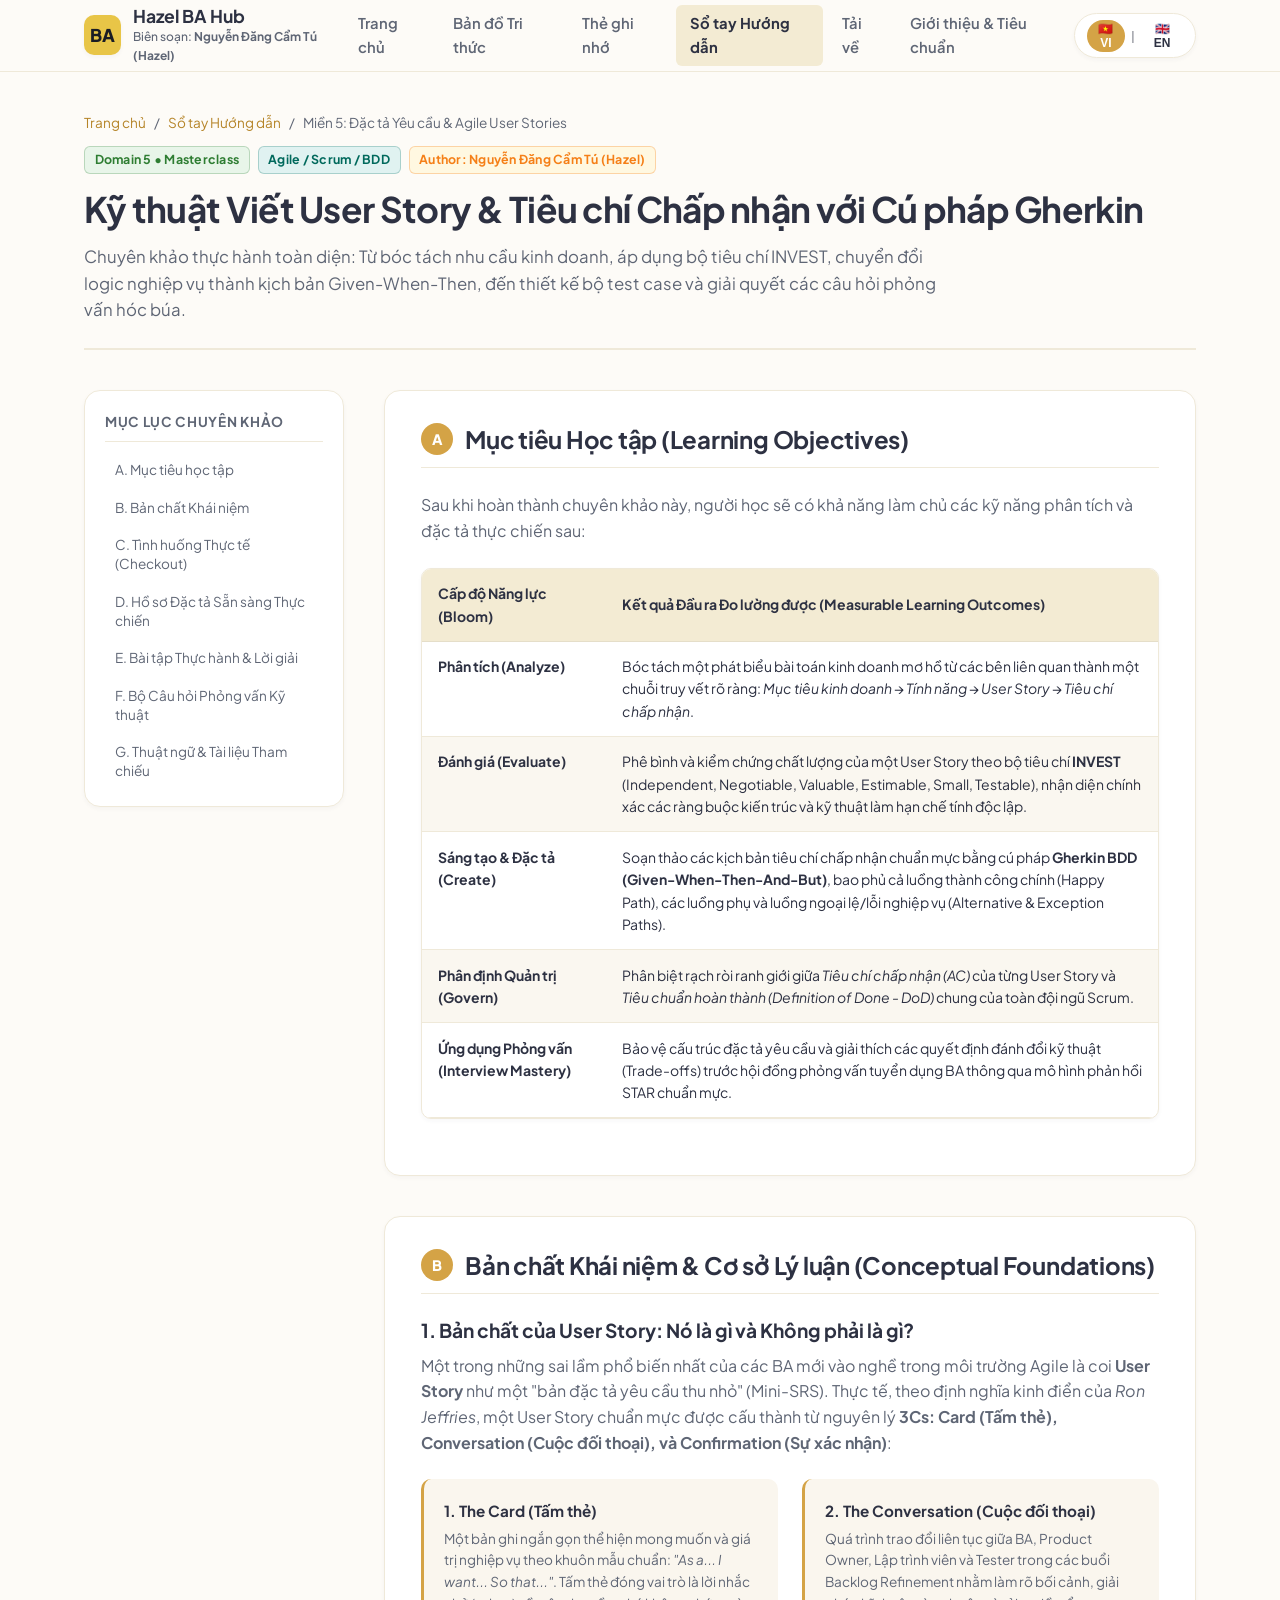
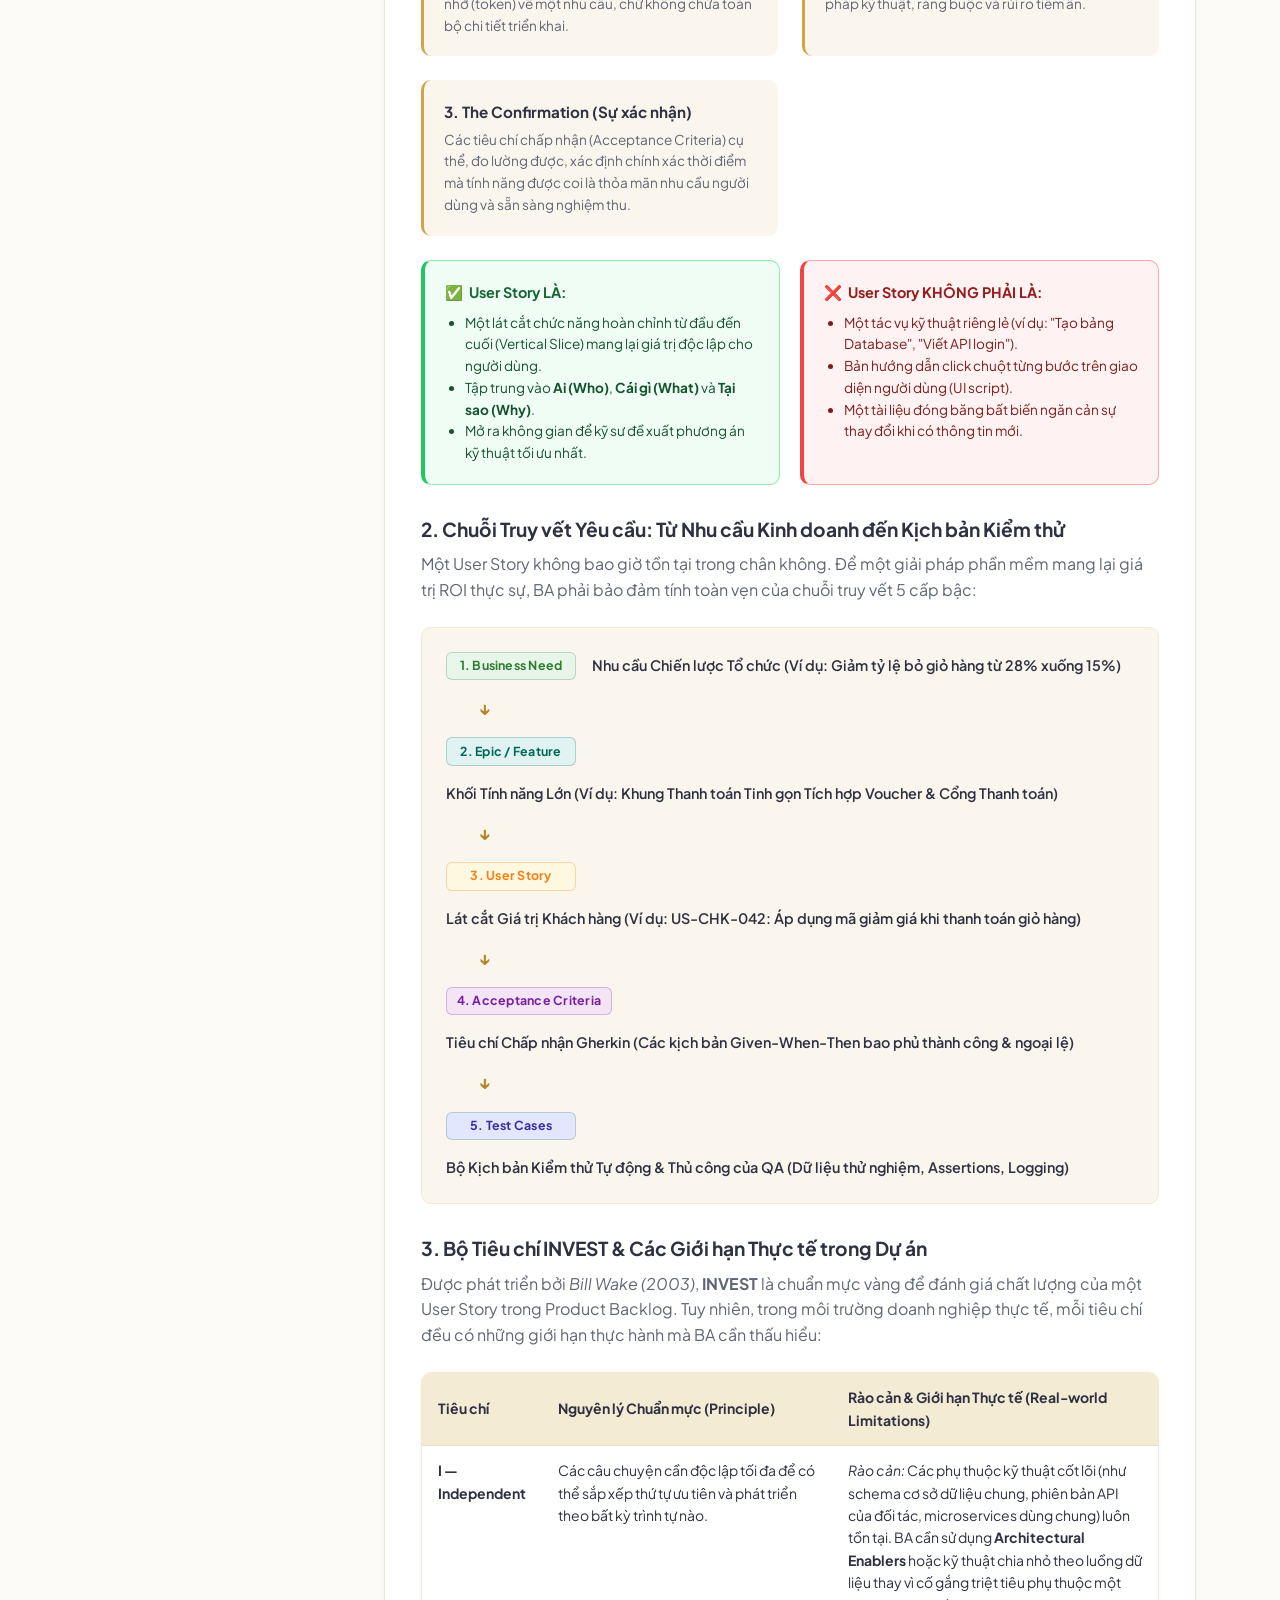
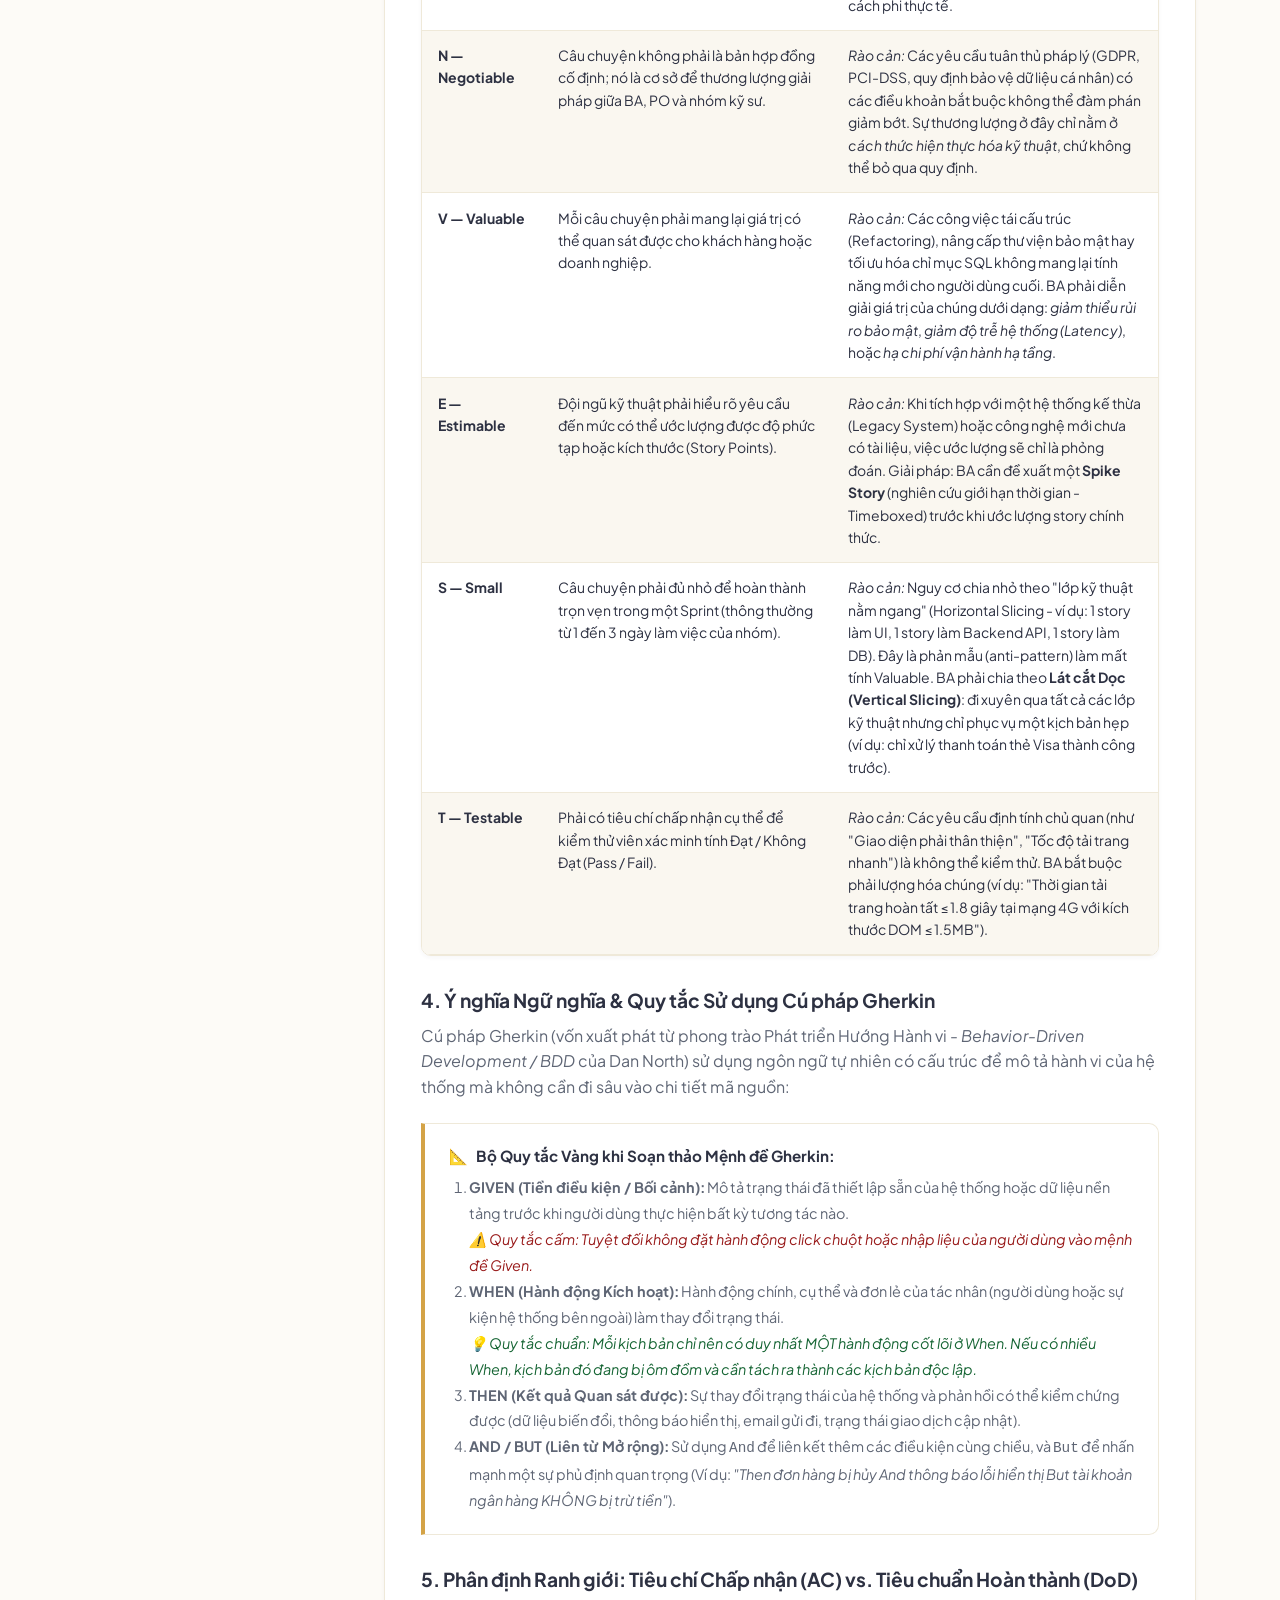
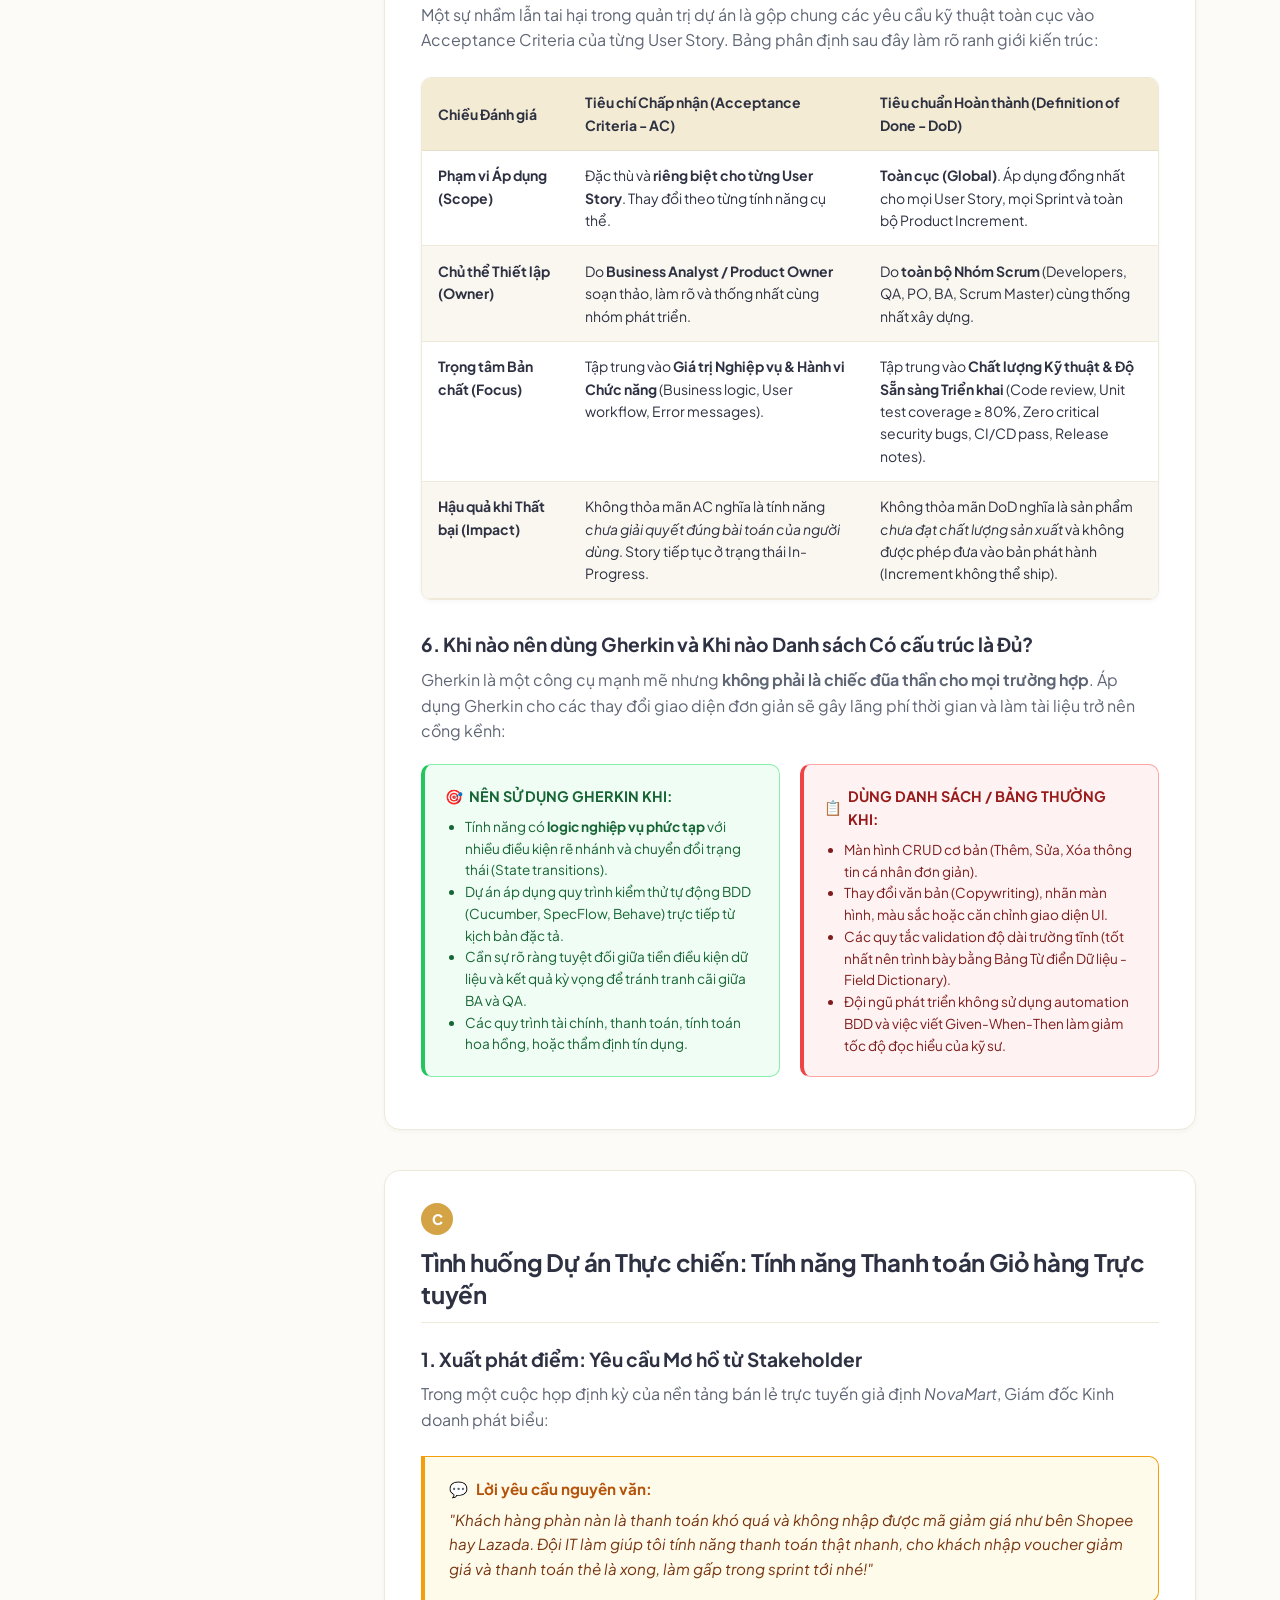
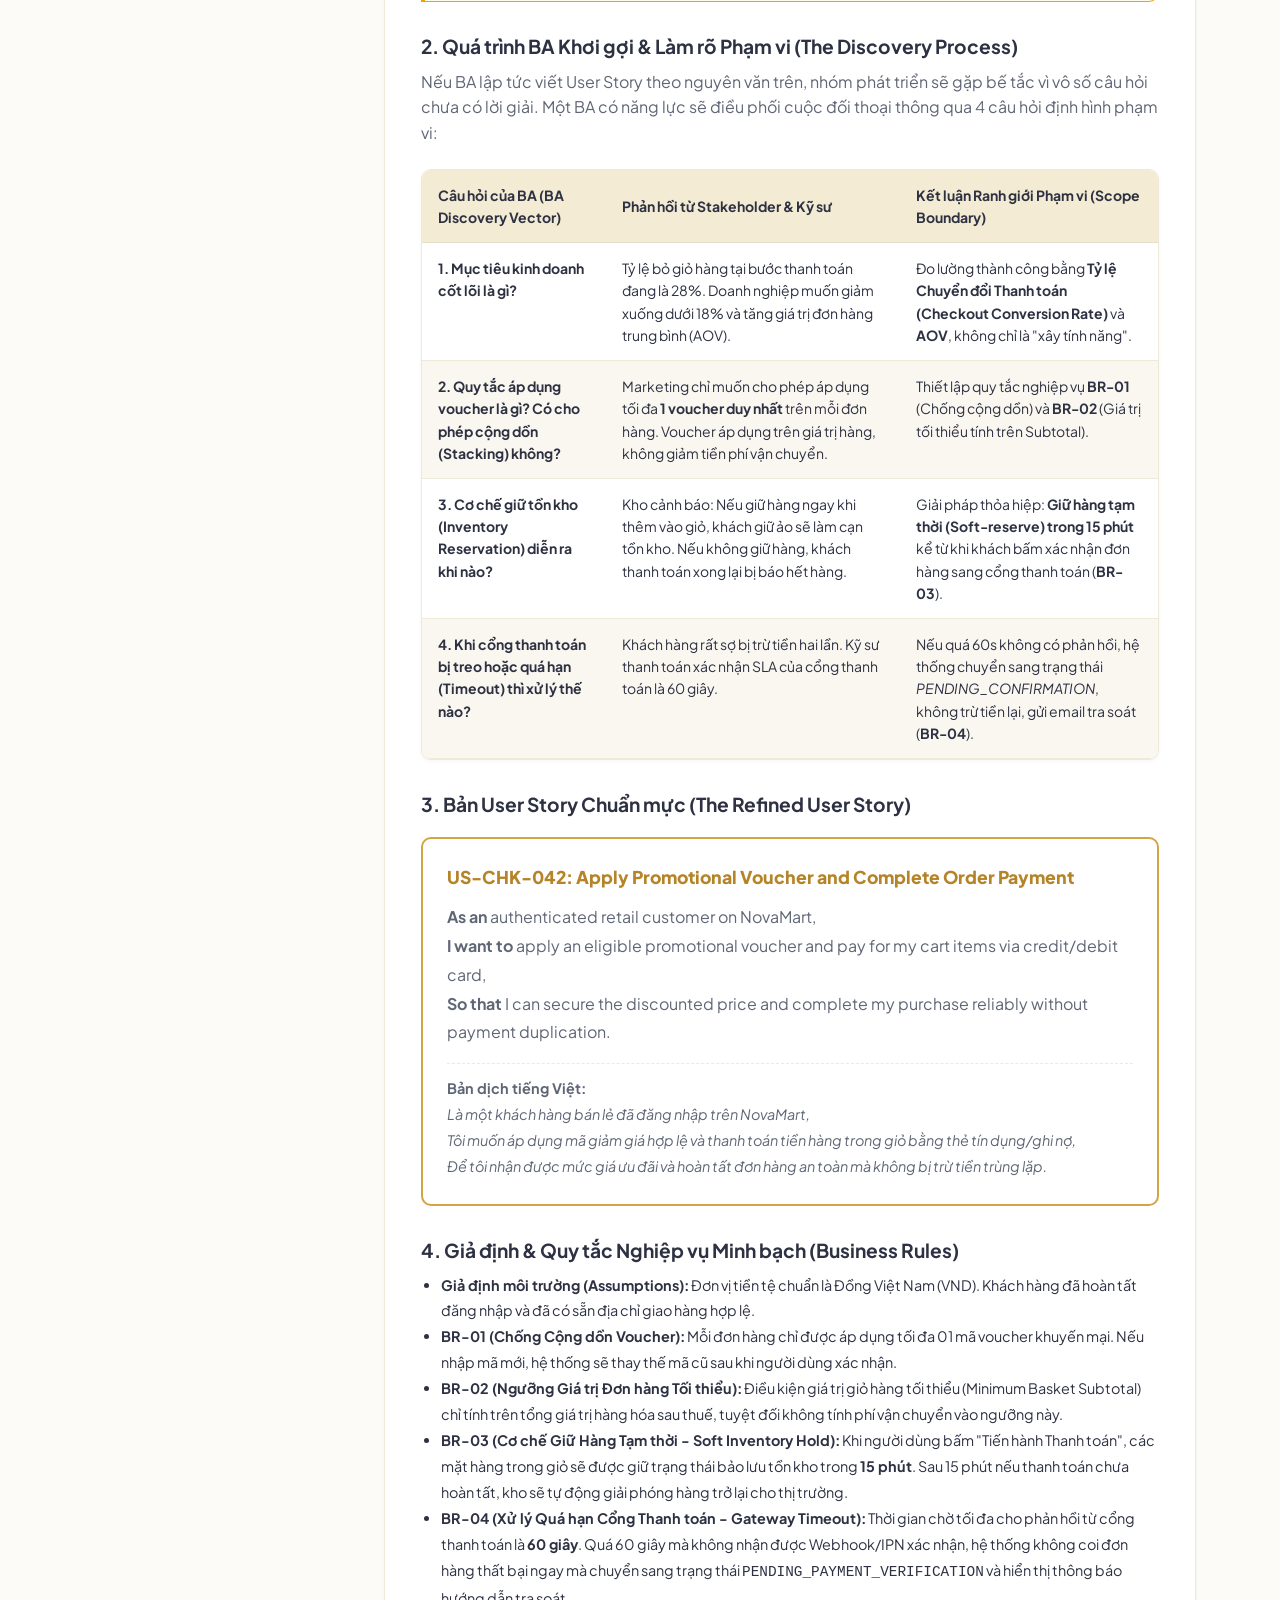
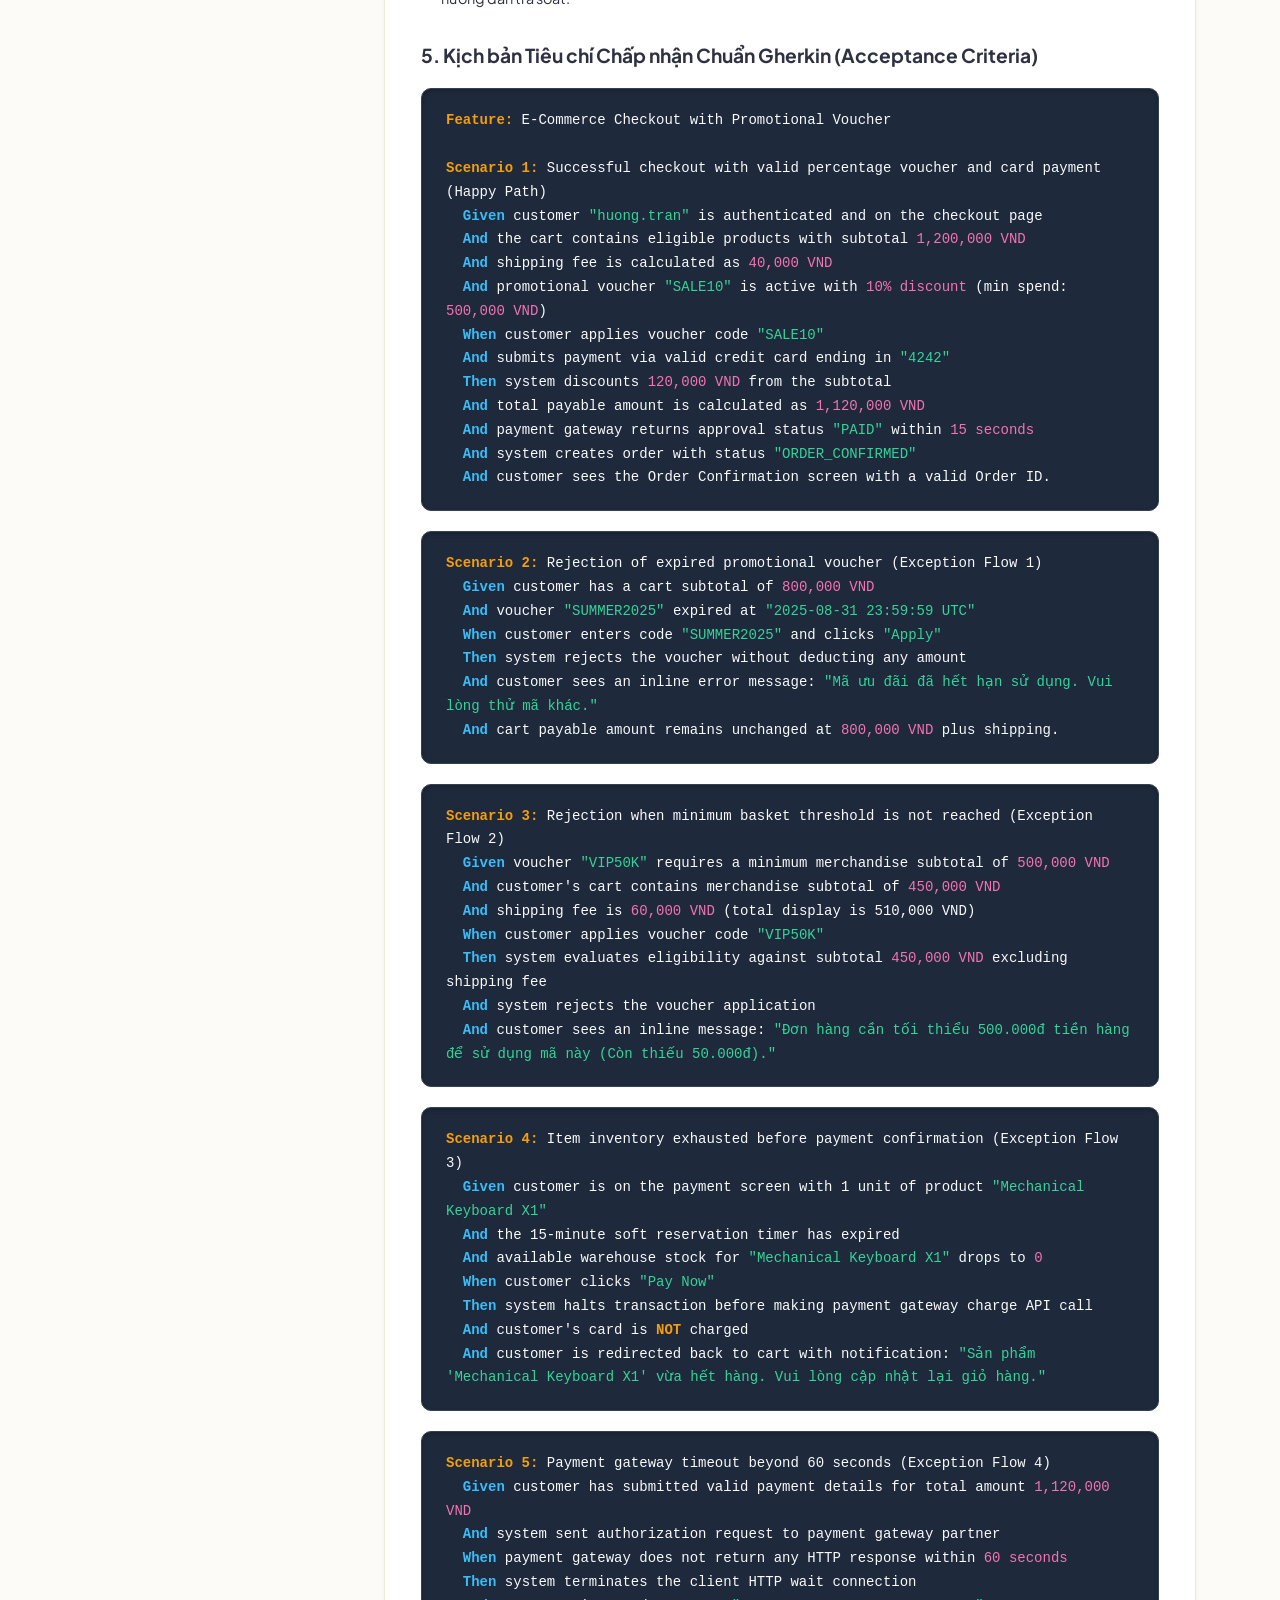
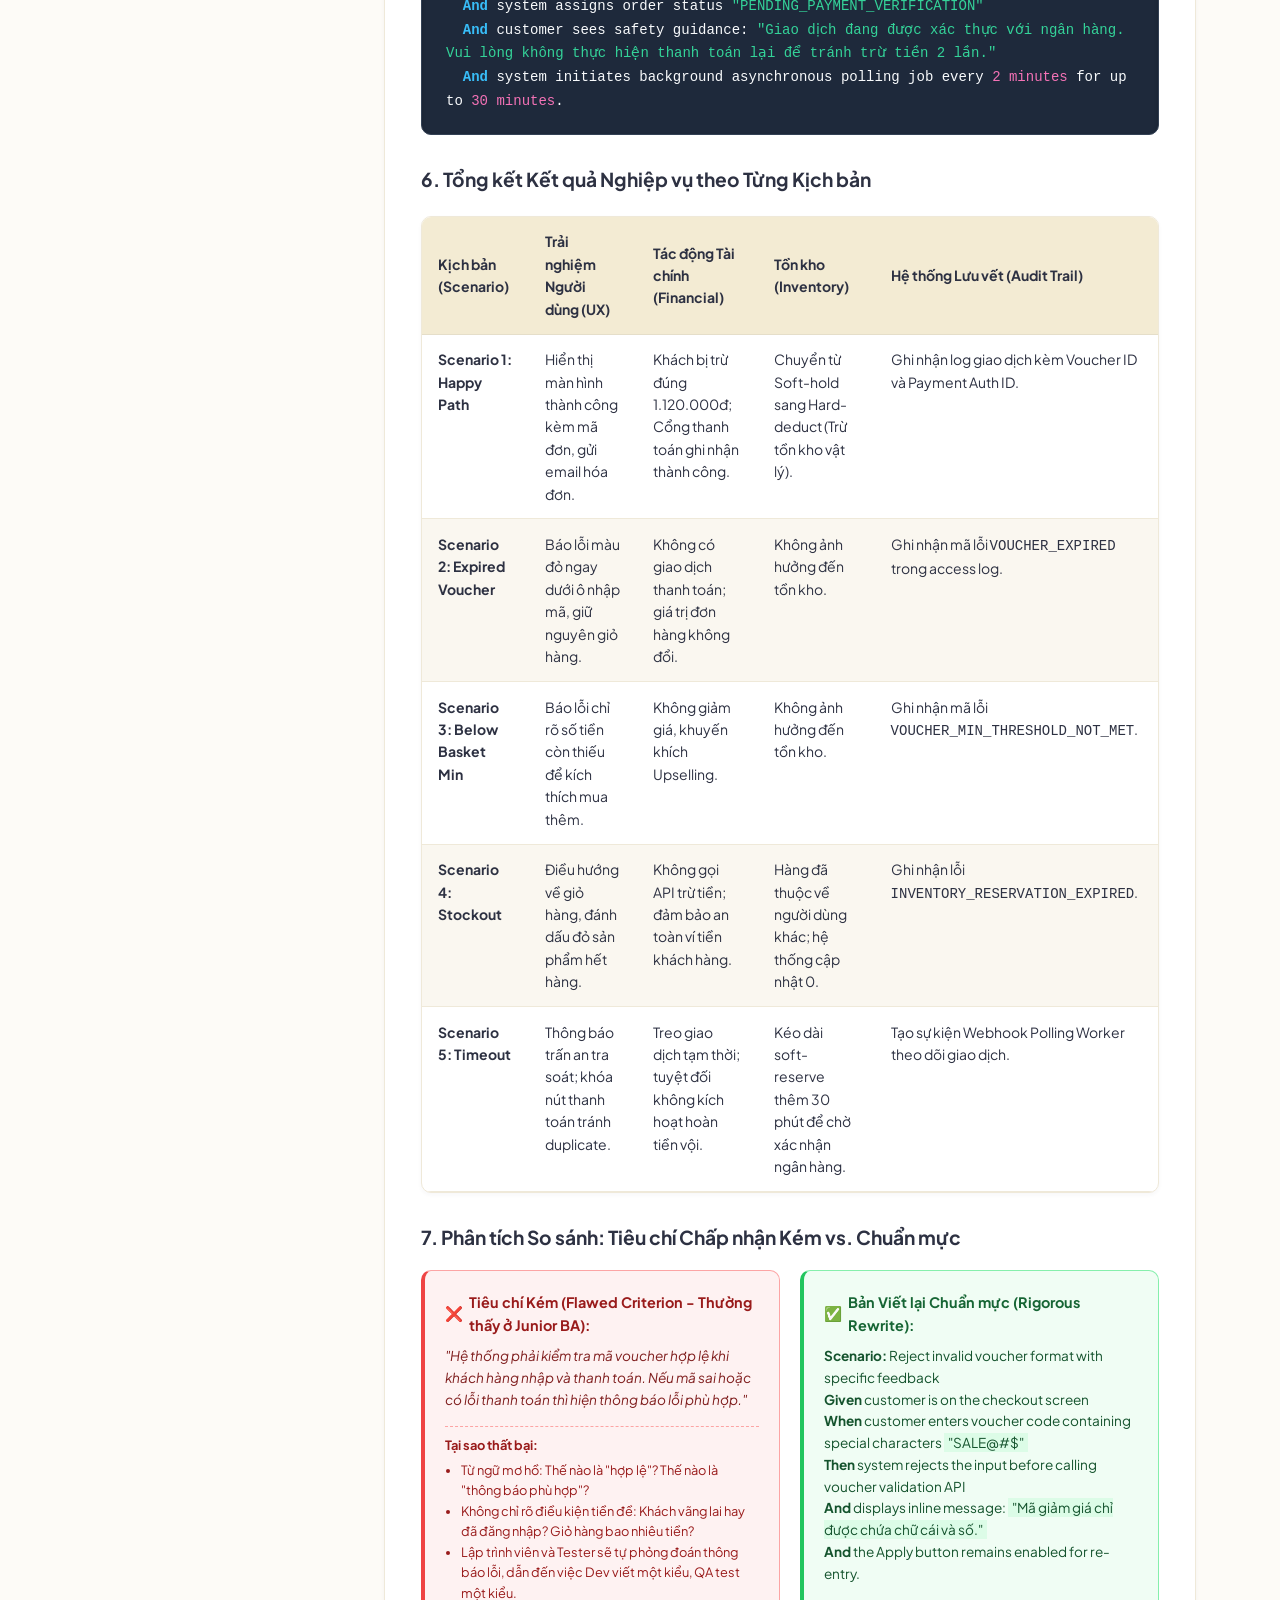
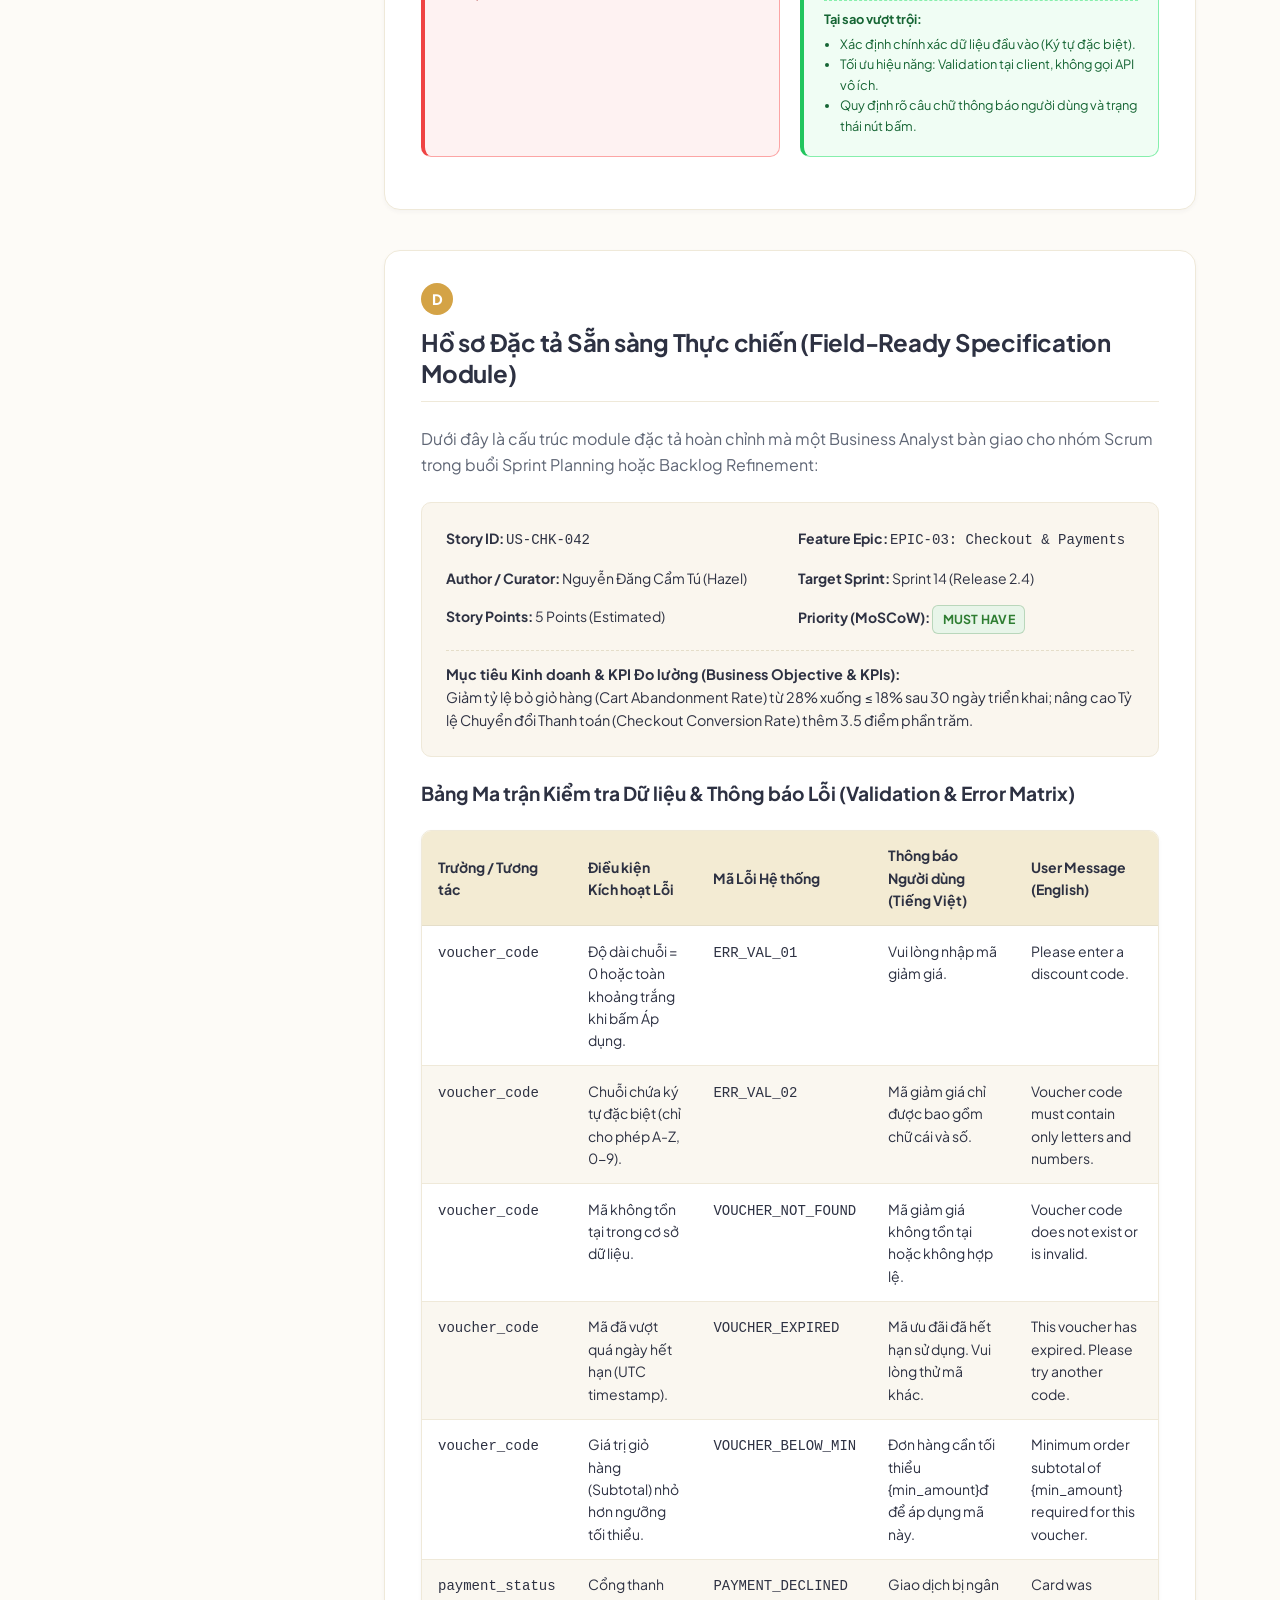
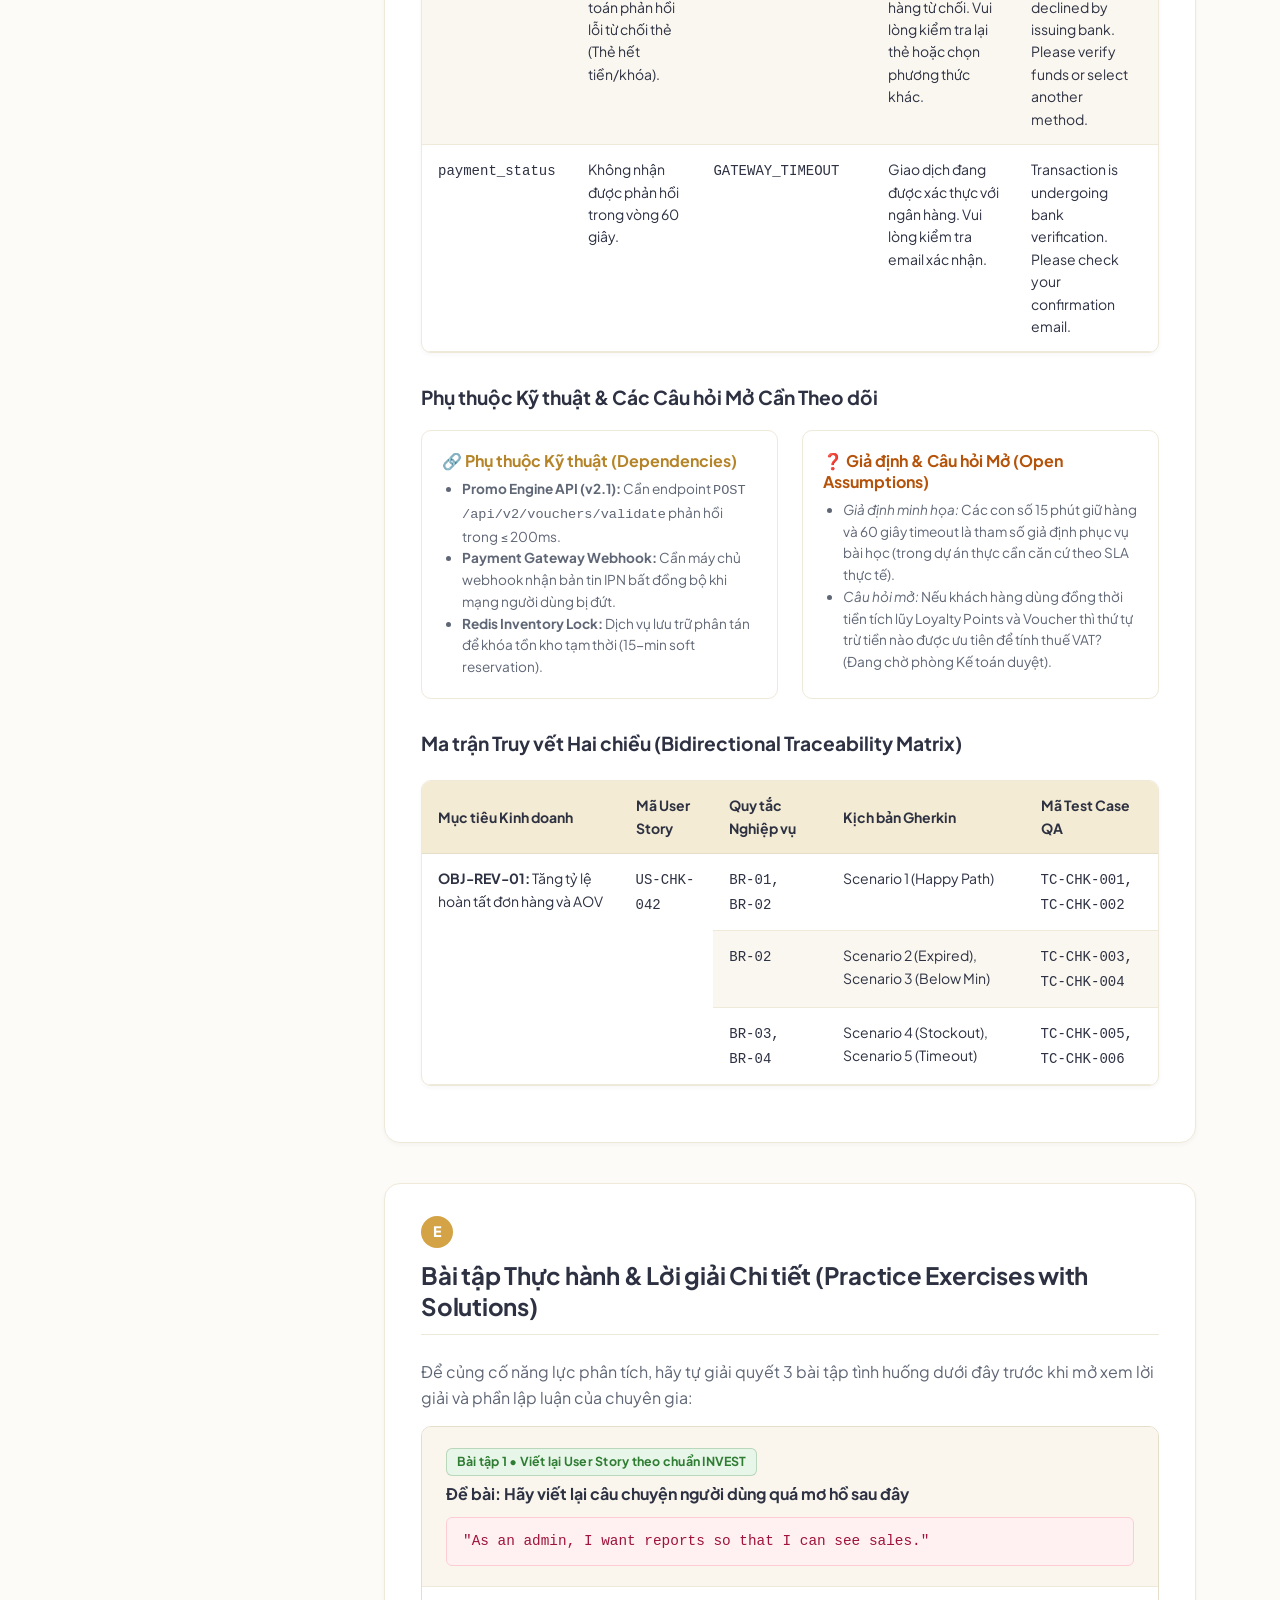
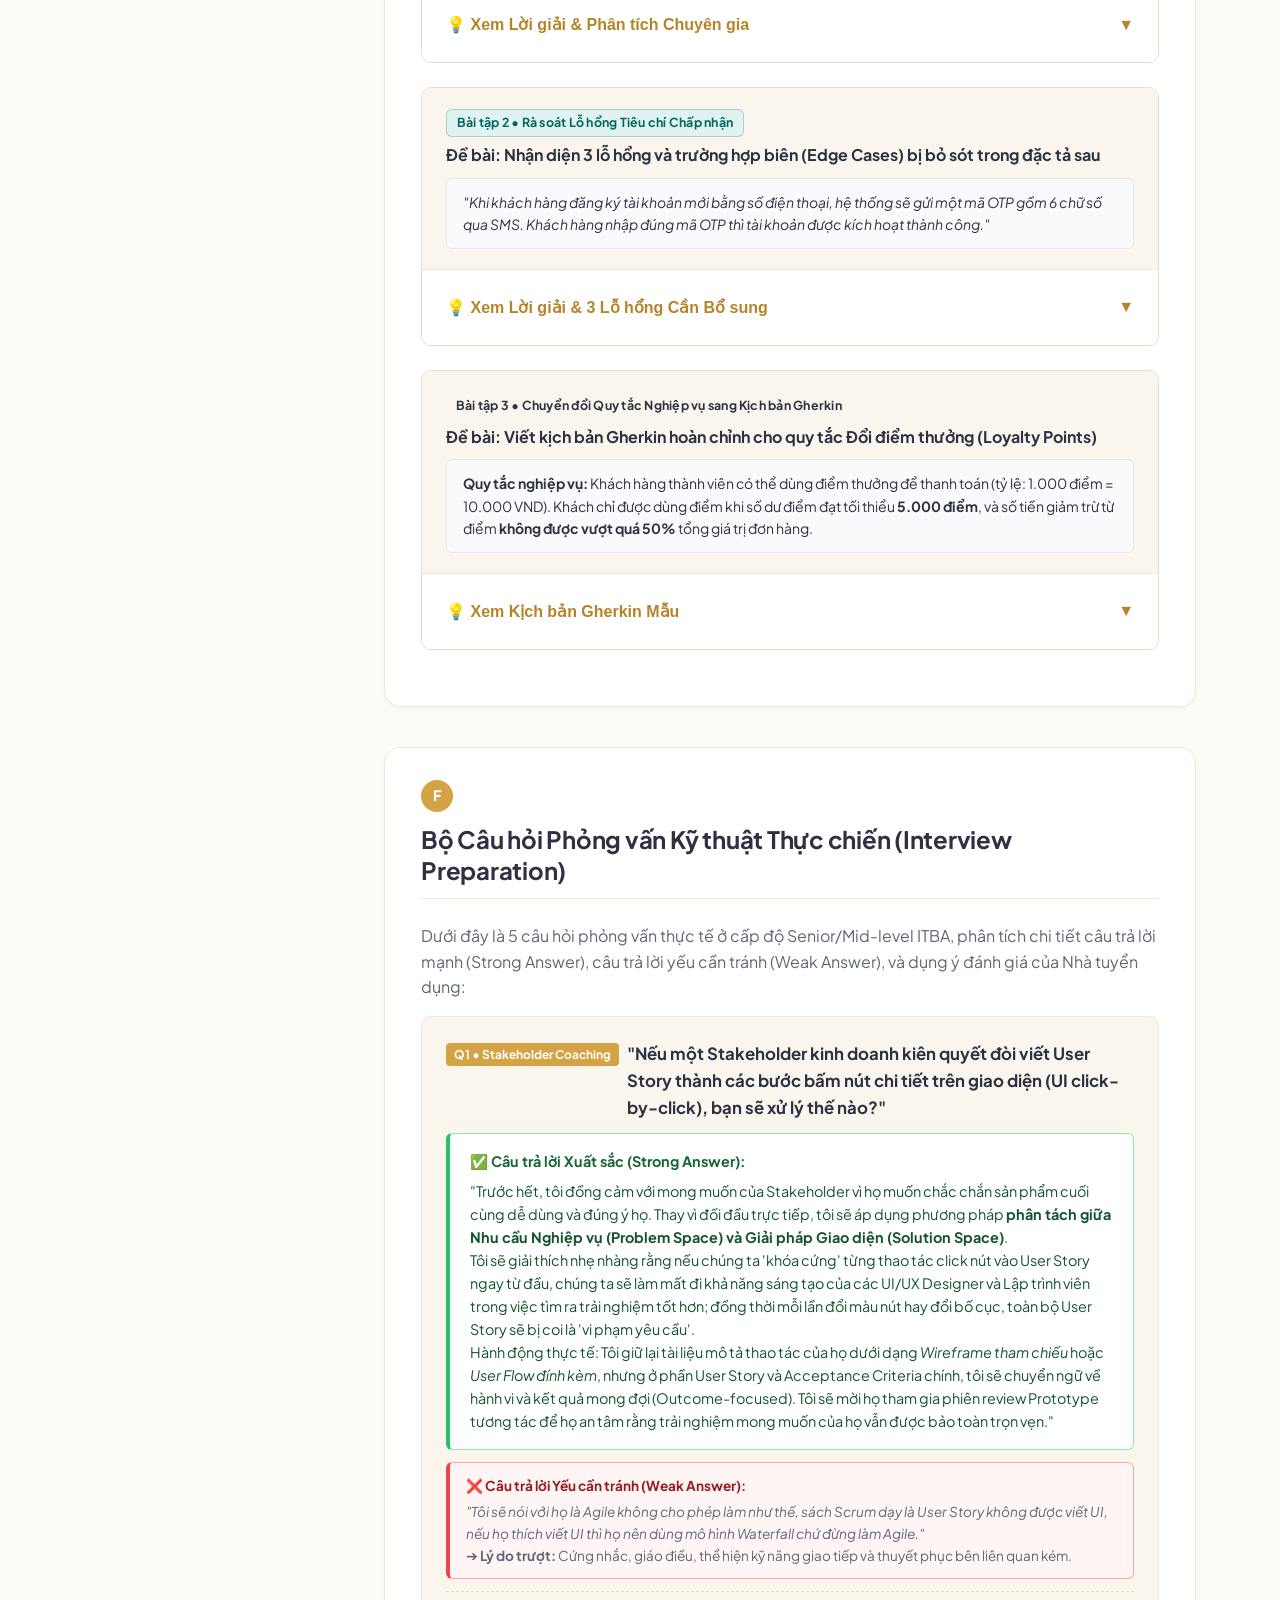
<file: ba-study-materials/modules/domain-5-user-stories-gherkin/index.html>
<!DOCTYPE html>
<html lang="vi" class="lang-vi">
<head>
  <meta charset="UTF-8">
  <meta name="viewport" content="width=device-width, initial-scale=1.0">
  <title class="lang-vi">Viết User Story & Tiêu chí Chấp nhận với Gherkin | Hazel BA Hub</title>
  <title class="lang-en">Writing User Stories & Acceptance Criteria with Gherkin | Hazel BA Hub</title>
  <meta name="description" content="Chuyên khảo sâu về kỹ thuật viết Agile User Story và đặc tả tiêu chí chấp nhận với cú pháp Gherkin - Tác giả Nguyễn Đăng Cẩm Tú (Hazel).">
  <!-- Fonts -->
  <link rel="preconnect" href="https://fonts.googleapis.com">
  <link rel="preconnect" href="https://fonts.gstatic.com" crossorigin>
  <link href="https://fonts.googleapis.com/css2?family=Plus+Jakarta+Sans:wght@400;500;600;700;800&display=swap" rel="stylesheet">
  <!-- Styles -->
  <link rel="stylesheet" href="../../assets/css/main.css">
  <link rel="stylesheet" href="../../assets/css/components.css">
  <link rel="stylesheet" href="../../assets/css/lesson.css">
  <!-- Core i18n -->
  <script src="../../assets/js/i18n.js"></script>
</head>
<body>
  <header class="site-header">
    <div class="container header-inner">
      <a href="../../" class="brand-link">
        <div class="brand-badge">BA</div>
        <div class="brand-text-wrap">
          <span class="brand-title">Hazel BA Hub</span>
          <span class="brand-author">
            <span class="lang-vi">Biên soạn: <strong>Nguyễn Đăng Cẩm Tú (Hazel)</strong></span>
            <span class="lang-en">Curated by <strong>Nguyễn Đăng Cẩm Tú (Hazel)</strong></span>
          </span>
        </div>
      </a>

      <nav>
        <ul class="nav-menu">
          <li><a href="../../" class="nav-link"><span class="lang-vi">Trang chủ</span><span class="lang-en">Home</span></a></li>
          <li><a href="../../knowledge-map/" class="nav-link"><span class="lang-vi">Bản đồ Tri thức</span><span class="lang-en">Knowledge Map</span></a></li>
          <li><a href="../../flashcards/" class="nav-link"><span class="lang-vi">Thẻ ghi nhớ</span><span class="lang-en">Flashcards</span></a></li>
          <li><a href="../../study-guide/" class="nav-link active"><span class="lang-vi">Sổ tay Hướng dẫn</span><span class="lang-en">Study Guide</span></a></li>
          <li><a href="../../downloads/" class="nav-link"><span class="lang-vi">Tải về</span><span class="lang-en">Downloads</span></a></li>
          <li><a href="../../about/" class="nav-link"><span class="lang-vi">Giới thiệu & Tiêu chuẩn</span><span class="lang-en">About & Standards</span></a></li>
        </ul>
      </nav>

      <div style="display: flex; align-items: center; gap: 0.75rem;">
        <button type="button" class="lang-toggle-btn" title="Chuyển đổi ngôn ngữ / Switch Language" aria-label="Toggle language">
          <span class="lang-pill" data-lang="vi">🇻🇳 VI</span>
          <span style="opacity: 0.4;">|</span>
          <span class="lang-pill" data-lang="en">🇬🇧 EN</span>
        </button>
        <button type="button" class="mobile-nav-toggle" aria-label="Open mobile navigation">☰</button>
      </div>
    </div>
  </header>

  <main class="container lesson-page">
    <!-- Breadcrumb & Hero -->
    <div class="lesson-hero">
      <div class="lesson-breadcrumb">
        <a href="../../"><span class="lang-vi">Trang chủ</span><span class="lang-en">Home</span></a>
        <span>/</span>
        <a href="../../study-guide/"><span class="lang-vi">Sổ tay Hướng dẫn</span><span class="lang-en">Study Guide</span></a>
        <span>/</span>
        <span class="lang-vi">Miền 5: Đặc tả Yêu cầu & Agile User Stories</span>
        <span class="lang-en">Domain 5: Requirements Documentation & Agile Stories</span>
      </div>

      <div style="display: flex; align-items: center; gap: 0.5rem; margin-bottom: 0.75rem; flex-wrap: wrap;">
        <span class="badge badge-explicit">Domain 5 • Masterclass</span>
        <span class="badge badge-inferred">Agile / Scrum / BDD</span>
        <span class="badge badge-illustrative">Author: Nguyễn Đăng Cẩm Tú (Hazel)</span>
      </div>

      <h1 style="font-size: 2.2rem; margin-bottom: 0.75rem;">
        <span class="lang-vi">Kỹ thuật Viết User Story & Tiêu chí Chấp nhận với Cú pháp Gherkin</span>
        <span class="lang-en">Authoring Effective User Stories & Acceptance Criteria with Gherkin BDD</span>
      </h1>
      <p style="font-size: 1.05rem; max-width: 860px; color: var(--text-muted); margin-bottom: 0;">
        <span class="lang-vi">Chuyên khảo thực hành toàn diện: Từ bóc tách nhu cầu kinh doanh, áp dụng bộ tiêu chí INVEST, chuyển đổi logic nghiệp vụ thành kịch bản Given-When-Then, đến thiết kế bộ test case và giải quyết các câu hỏi phỏng vấn hóc búa.</span>
        <span class="lang-en">A substantive, practical masterclass: Deconstructing ambiguous business needs, applying INVEST heuristics, translating business logic into robust Given-When-Then scenarios, and mastering technical interview scenarios.</span>
      </p>
    </div>

    <!-- Lesson Layout Grid: Sidebar + Main Content -->
    <div class="lesson-layout">
      <!-- Sticky Sidebar Navigation -->
      <aside class="lesson-sidebar">
        <div class="sidebar-title">
          <span class="lang-vi">Mục lục chuyên khảo</span>
          <span class="lang-en">Lesson Contents</span>
        </div>
        <ul class="toc-list">
          <li><a href="#sec-objectives" class="toc-link"><span class="lang-vi">A. Mục tiêu học tập</span><span class="lang-en">A. Learning Objectives</span></a></li>
          <li><a href="#sec-concepts" class="toc-link"><span class="lang-vi">B. Bản chất Khái niệm</span><span class="lang-en">B. Conceptual Foundations</span></a></li>
          <li><a href="#sec-worked-example" class="toc-link"><span class="lang-vi">C. Tình huống Thực tế (Checkout)</span><span class="lang-en">C. Worked E-Commerce Case</span></a></li>
          <li><a href="#sec-specification" class="toc-link"><span class="lang-vi">D. Hồ sơ Đặc tả Sẵn sàng Thực chiến</span><span class="lang-en">D. Field-Ready Specification</span></a></li>
          <li><a href="#sec-exercises" class="toc-link"><span class="lang-vi">E. Bài tập Thực hành & Lời giải</span><span class="lang-en">E. Practice Exercises</span></a></li>
          <li><a href="#sec-interviews" class="toc-link"><span class="lang-vi">F. Bộ Câu hỏi Phỏng vấn Kỹ thuật</span><span class="lang-en">F. Interview Preparation</span></a></li>
          <li><a href="#sec-glossary-references" class="toc-link"><span class="lang-vi">G. Thuật ngữ & Tài liệu Tham chiếu</span><span class="lang-en">G. Glossary & References</span></a></li>
        </ul>
      </aside>

      <!-- Main Lesson Content Area -->
      <article class="lesson-content">

        <!-- SECTION A: LEARNING OBJECTIVES -->
        <section id="sec-objectives" class="lesson-section">
          <div class="lesson-section-header">
            <span class="section-num-badge">A</span>
            <h2>
              <span class="lang-vi">Mục tiêu Học tập (Learning Objectives)</span>
              <span class="lang-en">Learning Objectives</span>
            </h2>
          </div>
          <p class="lang-vi">Sau khi hoàn thành chuyên khảo này, người học sẽ có khả năng làm chủ các kỹ năng phân tích và đặc tả thực chiến sau:</p>
          <p class="lang-en">Upon completing this masterclass, learners will be equipped to execute the following production-grade competencies:</p>
          
          <div class="table-responsive">
            <table class="data-table">
              <thead>
                <tr>
                  <th style="width: 25%;">
                    <span class="lang-vi">Cấp độ Năng lực (Bloom)</span>
                    <span class="lang-en">Competency Level</span>
                  </th>
                  <th>
                    <span class="lang-vi">Kết quả Đầu ra Đo lường được (Measurable Learning Outcomes)</span>
                    <span class="lang-en">Measurable Learning Outcomes</span>
                  </th>
                </tr>
              </thead>
              <tbody>
                <tr>
                  <td><strong>Phân tích (Analyze)</strong></td>
                  <td>
                    <span class="lang-vi">Bóc tách một phát biểu bài toán kinh doanh mơ hồ từ các bên liên quan thành một chuỗi truy vết rõ ràng: <em>Mục tiêu kinh doanh &rarr; Tính năng &rarr; User Story &rarr; Tiêu chí chấp nhận</em>.</span>
                    <span class="lang-en">Deconstruct an ambiguous stakeholder problem statement into a clear traceability chain: <em>Business Objective &rarr; Feature &rarr; User Story &rarr; Acceptance Criteria</em>.</span>
                  </td>
                </tr>
                <tr>
                  <td><strong>Đánh giá (Evaluate)</strong></td>
                  <td>
                    <span class="lang-vi">Phê bình và kiểm chứng chất lượng của một User Story theo bộ tiêu chí <strong>INVEST</strong> (Independent, Negotiable, Valuable, Estimable, Small, Testable), nhận diện chính xác các ràng buộc kiến trúc và kỹ thuật làm hạn chế tính độc lập.</span>
                    <span class="lang-en">Critique and validate user story quality using the <strong>INVEST</strong> heuristics, identifying architectural and technical dependencies that constrain independence in practice.</span>
                  </td>
                </tr>
                <tr>
                  <td><strong>Sáng tạo & Đặc tả (Create)</strong></td>
                  <td>
                    <span class="lang-vi">Soạn thảo các kịch bản tiêu chí chấp nhận chuẩn mực bằng cú pháp <strong>Gherkin BDD (Given-When-Then-And-But)</strong>, bao phủ cả luồng thành công chính (Happy Path), các luồng phụ và luồng ngoại lệ/lỗi nghiệp vụ (Alternative & Exception Paths).</span>
                    <span class="lang-en">Author deterministic acceptance criteria using <strong>Gherkin BDD syntax (Given-When-Then-And-But)</strong>, comprehensively covering primary happy paths, alternative flows, and exception edge cases.</span>
                  </td>
                </tr>
                <tr>
                  <td><strong>Phân định Quản trị (Govern)</strong></td>
                  <td>
                    <span class="lang-vi">Phân biệt rạch ròi ranh giới giữa <em>Tiêu chí chấp nhận (AC)</em> của từng User Story và <em>Tiêu chuẩn hoàn thành (Definition of Done - DoD)</em> chung của toàn đội ngũ Scrum.</span>
                    <span class="lang-en">Rigourously demarcate the boundary between story-specific <em>Acceptance Criteria (AC)</em> and team-wide <em>Definition of Done (DoD)</em> quality gates.</span>
                  </td>
                </tr>
                <tr>
                  <td><strong>Ứng dụng Phỏng vấn (Interview Mastery)</strong></td>
                  <td>
                    <span class="lang-vi">Bảo vệ cấu trúc đặc tả yêu cầu và giải thích các quyết định đánh đổi kỹ thuật (Trade-offs) trước hội đồng phỏng vấn tuyển dụng BA thông qua mô hình phản hồi STAR chuẩn mực.</span>
                    <span class="lang-en">Articulate specification decisions, trade-offs, and edge-case handling in senior technical BA interviews using structured STAR model responses.</span>
                  </td>
                </tr>
              </tbody>
            </table>
          </div>
        </section>

        <!-- SECTION B: CONCEPTUAL FOUNDATIONS -->
        <section id="sec-concepts" class="lesson-section">
          <div class="lesson-section-header">
            <span class="section-num-badge">B</span>
            <h2>
              <span class="lang-vi">Bản chất Khái niệm & Cơ sở Lý luận (Conceptual Foundations)</span>
              <span class="lang-en">Conceptual Foundations & Core Principles</span>
            </h2>
          </div>

          <!-- B.1 What is and isn't a User Story -->
          <h3>
            <span class="lang-vi">1. Bản chất của User Story: Nó là gì và Không phải là gì?</span>
            <span class="lang-en">1. What a User Story Is — And What It Is Not</span>
          </h3>
          <p class="lang-vi">
            Một trong những sai lầm phổ biến nhất của các BA mới vào nghề trong môi trường Agile là coi <strong>User Story</strong> như một "bản đặc tả yêu cầu thu nhỏ" (Mini-SRS). Thực tế, theo định nghĩa kinh điển của <em>Ron Jeffries</em>, một User Story chuẩn mực được cấu thành từ nguyên lý <strong>3Cs: Card (Tấm thẻ), Conversation (Cuộc đối thoại), và Confirmation (Sự xác nhận)</strong>:
          </p>
          <p class="lang-en">
            One of the most widespread misunderstandings among junior business analysts in Agile environments is treating a <strong>User Story</strong> as a miniature Software Requirements Specification (Mini-SRS). In reality, as originally conceptualized by <em>Ron Jeffries</em>, a genuine User Story is anchored by the <strong>3Cs framework: Card, Conversation, and Confirmation</strong>:
          </p>

          <div class="card-grid" style="grid-template-columns: repeat(auto-fit, minmax(280px, 1fr)); margin: 1.5rem 0;">
            <div style="background: var(--bg-surface-warm); padding: 1.25rem; border-radius: var(--radius-md); border-left: 3px solid var(--color-primary);">
              <div style="font-weight: 700; font-size: 0.95rem; margin-bottom: 0.25rem;">1. The Card (Tấm thẻ)</div>
              <p style="font-size: 0.85rem; color: var(--text-muted); margin-bottom: 0;">
                <span class="lang-vi">Một bản ghi ngắn gọn thể hiện mong muốn và giá trị nghiệp vụ theo khuôn mẫu chuẩn: <em>"As a... I want... So that..."</em>. Tấm thẻ đóng vai trò là lời nhắc nhở (token) về một nhu cầu, chứ không chứa toàn bộ chi tiết triển khai.</span>
                <span class="lang-en">A concise physical or digital token capturing intent: <em>"As a... I want... So that..."</em>. The card represents a promise for a conversation, not an exhaustive technical manual.</span>
              </p>
            </div>
            <div style="background: var(--bg-surface-warm); padding: 1.25rem; border-radius: var(--radius-md); border-left: 3px solid var(--color-primary);">
              <div style="font-weight: 700; font-size: 0.95rem; margin-bottom: 0.25rem;">2. The Conversation (Cuộc đối thoại)</div>
              <p style="font-size: 0.85rem; color: var(--text-muted); margin-bottom: 0;">
                <span class="lang-vi">Quá trình trao đổi liên tục giữa BA, Product Owner, Lập trình viên và Tester trong các buổi Backlog Refinement nhằm làm rõ bối cảnh, giải pháp kỹ thuật, ràng buộc và rủi ro tiềm ẩn.</span>
                <span class="lang-en">The dynamic, continuous dialogue between BA, Product Owner, developers, and QA during backlog refinement to explore context, technical options, constraints, and operational risks.</span>
              </p>
            </div>
            <div style="background: var(--bg-surface-warm); padding: 1.25rem; border-radius: var(--radius-md); border-left: 3px solid var(--color-primary);">
              <div style="font-weight: 700; font-size: 0.95rem; margin-bottom: 0.25rem;">3. The Confirmation (Sự xác nhận)</div>
              <p style="font-size: 0.85rem; color: var(--text-muted); margin-bottom: 0;">
                <span class="lang-vi">Các tiêu chí chấp nhận (Acceptance Criteria) cụ thể, đo lường được, xác định chính xác thời điểm mà tính năng được coi là thỏa mãn nhu cầu người dùng và sẵn sàng nghiệm thu.</span>
                <span class="lang-en">The explicit, verifiable Acceptance Criteria that establish unambiguous conditions under which the story is accepted as satisfying customer requirements.</span>
              </p>
            </div>
          </div>

          <div class="comparison-grid">
            <div class="comparison-card good">
              <div class="comparison-header">
                <span>✅</span>
                <span class="lang-vi">User Story LÀ:</span>
                <span class="lang-en">A User Story IS:</span>
              </div>
              <ul style="padding-left: 1.25rem; font-size: 0.85rem; color: #14532D; line-height: 1.6;">
                <li><span class="lang-vi">Một lát cắt chức năng hoàn chỉnh từ đầu đến cuối (Vertical Slice) mang lại giá trị độc lập cho người dùng.</span><span class="lang-en">An end-to-end vertical functional slice delivering independent, observable user value.</span></li>
                <li><span class="lang-vi">Tập trung vào <strong>Ai (Who)</strong>, <strong>Cái gì (What)</strong> và <strong>Tại sao (Why)</strong>.</span><span class="lang-en">Focused on <strong>Who</strong>, <strong>What</strong>, and <strong>Why</strong>.</span></li>
                <li><span class="lang-vi">Mở ra không gian để kỹ sư đề xuất phương án kỹ thuật tối ưu nhất.</span><span class="lang-en">An invitation for engineers to collaborate on the optimal technical implementation.</span></li>
              </ul>
            </div>
            <div class="comparison-card bad">
              <div class="comparison-header">
                <span>❌</span>
                <span class="lang-vi">User Story KHÔNG PHẢI LÀ:</span>
                <span class="lang-en">A User Story IS NOT:</span>
              </div>
              <ul style="padding-left: 1.25rem; font-size: 0.85rem; color: #7F1D1D; line-height: 1.6;">
                <li><span class="lang-vi">Một tác vụ kỹ thuật riêng lẻ (ví dụ: "Tạo bảng Database", "Viết API login").</span><span class="lang-en">An isolated architectural task (e.g., "Create database schema", "Build login API").</span></li>
                <li><span class="lang-vi">Bản hướng dẫn click chuột từng bước trên giao diện người dùng (UI script).</span><span class="lang-en">A step-by-step UI script ("Click the blue button, then select dropdown item 2").</span></li>
                <li><span class="lang-vi">Một tài liệu đóng băng bất biến ngăn cản sự thay đổi khi có thông tin mới.</span><span class="lang-en">An unalterable, frozen contractual statement immune to new learnings.</span></li>
              </ul>
            </div>
          </div>

          <!-- B.2 The Traceability Chain -->
          <h3 style="margin-top: 2rem;">
            <span class="lang-vi">2. Chuỗi Truy vết Yêu cầu: Từ Nhu cầu Kinh doanh đến Kịch bản Kiểm thử</span>
            <span class="lang-en">2. The End-to-End Requirements Traceability Chain</span>
          </h3>
          <p class="lang-vi">
            Một User Story không bao giờ tồn tại trong chân không. Để một giải pháp phần mềm mang lại giá trị ROI thực sự, BA phải bảo đảm tính toàn vẹn của chuỗi truy vết 5 cấp bậc:
          </p>
          <p class="lang-en">
            A user story never exists in isolation. For software capabilities to yield measurable business returns, a BA must maintain bidirectional integrity across a 5-tier traceability chain:
          </p>

          <div style="background: var(--bg-surface-warm); border: 1px solid var(--border-warm); border-radius: var(--radius-md); padding: 1.5rem; margin: 1.5rem 0;">
            <div style="display: flex; flex-direction: column; gap: 1rem;">
              <div style="display: flex; align-items: center; gap: 1rem; flex-wrap: wrap;">
                <span class="badge badge-explicit" style="min-width: 130px; justify-content: center;">1. Business Need</span>
                <span style="font-size: 0.9rem; color: var(--text-main); font-weight: 600;">
                  <span class="lang-vi">Nhu cầu Chiến lược Tổ chức (Ví dụ: Giảm tỷ lệ bỏ giỏ hàng từ 28% xuống 15%)</span>
                  <span class="lang-en">Strategic Enterprise Need (e.g., Reduce checkout drop-off rate from 28% to 15%)</span>
                </span>
              </div>
              <div style="padding-left: 2rem; color: var(--color-primary-dark); font-weight: 800;">&darr;</div>
              <div style="display: flex; align-items: center; gap: 1rem; flex-wrap: wrap;">
                <span class="badge badge-inferred" style="min-width: 130px; justify-content: center;">2. Epic / Feature</span>
                <span style="font-size: 0.9rem; color: var(--text-main); font-weight: 600;">
                  <span class="lang-vi">Khối Tính năng Lớn (Ví dụ: Khung Thanh toán Tinh gọn Tích hợp Voucher & Cổng Thanh toán)</span>
                  <span class="lang-en">High-Level Capability (e.g., Streamlined Checkout with Voucher & Payment Gateways)</span>
                </span>
              </div>
              <div style="padding-left: 2rem; color: var(--color-primary-dark); font-weight: 800;">&darr;</div>
              <div style="display: flex; align-items: center; gap: 1rem; flex-wrap: wrap;">
                <span class="badge badge-illustrative" style="min-width: 130px; justify-content: center;">3. User Story</span>
                <span style="font-size: 0.9rem; color: var(--text-main); font-weight: 600;">
                  <span class="lang-vi">Lát cắt Giá trị Khách hàng (Ví dụ: US-CHK-042: Áp dụng mã giảm giá khi thanh toán giỏ hàng)</span>
                  <span class="lang-en">Vertical Value Slice (e.g., US-CHK-042: Apply promotional voucher during checkout)</span>
                </span>
              </div>
              <div style="padding-left: 2rem; color: var(--color-primary-dark); font-weight: 800;">&darr;</div>
              <div style="display: flex; align-items: center; gap: 1rem; flex-wrap: wrap;">
                <span class="badge badge-supplementary" style="min-width: 130px; justify-content: center;">4. Acceptance Criteria</span>
                <span style="font-size: 0.9rem; color: var(--text-main); font-weight: 600;">
                  <span class="lang-vi">Tiêu chí Chấp nhận Gherkin (Các kịch bản Given-When-Then bao phủ thành công & ngoại lệ)</span>
                  <span class="lang-en">Gherkin Acceptance Criteria (Given-When-Then scenarios covering happy & exception paths)</span>
                </span>
              </div>
              <div style="padding-left: 2rem; color: var(--color-primary-dark); font-weight: 800;">&darr;</div>
              <div style="display: flex; align-items: center; gap: 1rem; flex-wrap: wrap;">
                <span class="badge badge-explicit" style="min-width: 130px; justify-content: center; background: #E0E7FF; color: #3730A3;">5. Test Cases</span>
                <span style="font-size: 0.9rem; color: var(--text-main); font-weight: 600;">
                  <span class="lang-vi">Bộ Kịch bản Kiểm thử Tự động & Thủ công của QA (Dữ liệu thử nghiệm, Assertions, Logging)</span>
                  <span class="lang-en">QA Test Cases & Automated Scripts (Test data fixtures, assertions, audit logs)</span>
                </span>
              </div>
            </div>
          </div>

          <!-- B.3 INVEST Heuristics & Practical Limitations -->
          <h3 style="margin-top: 2rem;">
            <span class="lang-vi">3. Bộ Tiêu chí INVEST & Các Giới hạn Thực tế trong Dự án</span>
            <span class="lang-en">3. The INVEST Heuristics & Practical Enterprise Limitations</span>
          </h3>
          <p class="lang-vi">
            Được phát triển bởi <em>Bill Wake (2003)</em>, <strong>INVEST</strong> là chuẩn mực vàng để đánh giá chất lượng của một User Story trong Product Backlog. Tuy nhiên, trong môi trường doanh nghiệp thực tế, mỗi tiêu chí đều có những giới hạn thực hành mà BA cần thấu hiểu:
          </p>
          <p class="lang-en">
            Formulated by <em>Bill Wake (2003)</em>, the <strong>INVEST</strong> acronym provides the gold standard for evaluating backlog story quality. However, in complex enterprise projects, each heuristic encounters practical trade-offs:
          </p>

          <div class="table-responsive">
            <table class="data-table">
              <thead>
                <tr>
                  <th style="width: 15%;">Tiêu chí</th>
                  <th style="width: 40%;">Nguyên lý Chuẩn mực (Principle)</th>
                  <th style="width: 45%;">Rào cản & Giới hạn Thực tế (Real-world Limitations)</th>
                </tr>
              </thead>
              <tbody>
                <tr>
                  <td><strong>I — Independent</strong></td>
                  <td>
                    <span class="lang-vi">Các câu chuyện cần độc lập tối đa để có thể sắp xếp thứ tự ưu tiên và phát triển theo bất kỳ trình tự nào.</span>
                    <span class="lang-en">Stories should be decoupled so they can be prioritized and delivered in any sequence without blocking.</span>
                  </td>
                  <td>
                    <span class="lang-vi"><em>Rào cản:</em> Các phụ thuộc kỹ thuật cốt lõi (như schema cơ sở dữ liệu chung, phiên bản API của đối tác, microservices dùng chung) luôn tồn tại. BA cần sử dụng <strong>Architectural Enablers</strong> hoặc kỹ thuật chia nhỏ theo luồng dữ liệu thay vì cố gắng triệt tiêu phụ thuộc một cách phi thực tế.</span>
                    <span class="lang-en"><em>Limitation:</em> Shared databases, third-party API contracts, and infrastructure primitives inherently create technical coupling. BAs must manage dependencies via Enabler stories rather than denying technical realities.</span>
                  </td>
                </tr>
                <tr>
                  <td><strong>N — Negotiable</strong></td>
                  <td>
                    <span class="lang-vi">Câu chuyện không phải là bản hợp đồng cố định; nó là cơ sở để thương lượng giải pháp giữa BA, PO và nhóm kỹ sư.</span>
                    <span class="lang-en">Not a rigid contract; an open invitation for trade-off negotiation between business and engineering.</span>
                  </td>
                  <td>
                    <span class="lang-vi"><em>Rào cản:</em> Các yêu cầu tuân thủ pháp lý (GDPR, PCI-DSS, quy định bảo vệ dữ liệu cá nhân) có các điều khoản bắt buộc không thể đàm phán giảm bớt. Sự thương lượng ở đây chỉ nằm ở <em>cách thức hiện thực hóa kỹ thuật</em>, chứ không thể bỏ qua quy định.</span>
                    <span class="lang-en"><em>Limitation:</em> Statutory regulations (GDPR, PCI-DSS, AML) impose non-negotiable constraints. Negotiation applies solely to implementation mechanics, not regulatory mandates.</span>
                  </td>
                </tr>
                <tr>
                  <td><strong>V — Valuable</strong></td>
                  <td>
                    <span class="lang-vi">Mỗi câu chuyện phải mang lại giá trị có thể quan sát được cho khách hàng hoặc doanh nghiệp.</span>
                    <span class="lang-en">Every story must yield discernible, measurable value to end-users or enterprise stakeholders.</span>
                  </td>
                  <td>
                    <span class="lang-vi"><em>Rào cản:</em> Các công việc tái cấu trúc (Refactoring), nâng cấp thư viện bảo mật hay tối ưu hóa chỉ mục SQL không mang lại tính năng mới cho người dùng cuối. BA phải diễn giải giá trị của chúng dưới dạng: <em>giảm thiểu rủi ro bảo mật</em>, <em>giảm độ trễ hệ thống (Latency)</em>, hoặc <em>hạ chi phí vận hành hạ tầng</em>.</span>
                    <span class="lang-en"><em>Limitation:</em> Refactoring, library patching, and database indexing offer no direct user-visible features. BAs must articulate value through reduced latency, lower operational cost, or security risk mitigation.</span>
                  </td>
                </tr>
                <tr>
                  <td><strong>E — Estimable</strong></td>
                  <td>
                    <span class="lang-vi">Đội ngũ kỹ thuật phải hiểu rõ yêu cầu đến mức có thể ước lượng được độ phức tạp hoặc kích thước (Story Points).</span>
                    <span class="lang-en">The team must understand scope sufficiently to estimate effort and complexity in story points.</span>
                  </td>
                  <td>
                    <span class="lang-vi"><em>Rào cản:</em> Khi tích hợp với một hệ thống kế thừa (Legacy System) hoặc công nghệ mới chưa có tài liệu, việc ước lượng sẽ chỉ là phỏng đoán. Giải pháp: BA cần đề xuất một <strong>Spike Story</strong> (nghiên cứu giới hạn thời gian - Timeboxed) trước khi ước lượng story chính thức.</span>
                    <span class="lang-en"><em>Limitation:</em> Legacy integration or unproven technology renders direct estimation speculative. Solution: Propose a timeboxed research Spike story first to eliminate architectural unknowns.</span>
                  </td>
                </tr>
                <tr>
                  <td><strong>S — Small</strong></td>
                  <td>
                    <span class="lang-vi">Câu chuyện phải đủ nhỏ để hoàn thành trọn vẹn trong một Sprint (thông thường từ 1 đến 3 ngày làm việc của nhóm).</span>
                    <span class="lang-en">Stories must be appropriately sized to complete cleanly within a single sprint iteration (ideally 1–3 days).</span>
                  </td>
                  <td>
                    <span class="lang-vi"><em>Rào cản:</em> Nguy cơ chia nhỏ theo "lớp kỹ thuật nằm ngang" (Horizontal Slicing - ví dụ: 1 story làm UI, 1 story làm Backend API, 1 story làm DB). Đây là phản mẫu (anti-pattern) làm mất tính Valuable. BA phải chia theo <strong>Lát cắt Dọc (Vertical Slicing)</strong>: đi xuyên qua tất cả các lớp kỹ thuật nhưng chỉ phục vụ một kịch bản hẹp (ví dụ: chỉ xử lý thanh toán thẻ Visa thành công trước).</span>
                    <span class="lang-en"><em>Limitation:</em> Teams frequently succumb to Horizontal Slicing (UI story, API story, DB story), violating value delivery. BAs must enforce <strong>Vertical Slicing</strong>: cutting across all tiers for a single narrow scenario (e.g., Visa-only happy path).</span>
                  </td>
                </tr>
                <tr>
                  <td><strong>T — Testable</strong></td>
                  <td>
                    <span class="lang-vi">Phải có tiêu chí chấp nhận cụ thể để kiểm thử viên xác minh tính Đạt / Không Đạt (Pass / Fail).</span>
                    <span class="lang-en">Must possess explicit, unambiguous acceptance criteria so QA can verify Pass/Fail status.</span>
                  </td>
                  <td>
                    <span class="lang-vi"><em>Rào cản:</em> Các yêu cầu định tính chủ quan (như "Giao diện phải thân thiện", "Tốc độ tải trang nhanh") là không thể kiểm thử. BA bắt buộc phải lượng hóa chúng (ví dụ: "Thời gian tải trang hoàn tất &le; 1.8 giây tại mạng 4G với kích thước DOM &le; 1.5MB").</span>
                    <span class="lang-en"><em>Limitation:</em> Subjective qualitative descriptions ("intuitive interface", "fast checkout") cannot be verified. BAs must establish deterministic thresholds (e.g., "Full DOM render &le; 1.8s over 4G connection").</span>
                  </td>
                </tr>
              </tbody>
            </table>
          </div>

          <!-- B.4 The Gherkin Clauses -->
          <h3 style="margin-top: 2rem;">
            <span class="lang-vi">4. Ý nghĩa Ngữ nghĩa & Quy tắc Sử dụng Cú pháp Gherkin</span>
            <span class="lang-en">4. Semantic Grammar & Operational Rules of Gherkin Syntax</span>
          </h3>
          <p class="lang-vi">
            Cú pháp Gherkin (vốn xuất phát từ phong trào Phát triển Hướng Hành vi - <em>Behavior-Driven Development / BDD</em> của Dan North) sử dụng ngôn ngữ tự nhiên có cấu trúc để mô tả hành vi của hệ thống mà không cần đi sâu vào chi tiết mã nguồn:
          </p>
          <p class="lang-en">
            Gherkin syntax (originating from Dan North's Behavior-Driven Development / BDD movement) employs structured natural language to describe system behaviors deterministically without exposing implementation internals:
          </p>

          <div class="callout" style="background: #FFFFFF;">
            <div class="callout-header">
              <span>📐</span>
              <span class="lang-vi">Bộ Quy tắc Vàng khi Soạn thảo Mệnh đề Gherkin:</span>
              <span class="lang-en">Golden Rules for Authoring Gherkin Clauses:</span>
            </div>
            <div class="callout-body" style="line-height: 1.8;">
              <ol style="padding-left: 1.25rem;">
                <li>
                  <strong>GIVEN (Tiền điều kiện / Bối cảnh):</strong> Mô tả trạng thái đã thiết lập sẵn của hệ thống hoặc dữ liệu nền tảng trước khi người dùng thực hiện bất kỳ tương tác nào.<br>
                  <em style="color: #991B1B;">⚠️ Quy tắc cấm: Tuyệt đối không đặt hành động click chuột hoặc nhập liệu của người dùng vào mệnh đề Given.</em>
                </li>
                <li>
                  <strong>WHEN (Hành động Kích hoạt):</strong> Hành động chính, cụ thể và đơn lẻ của tác nhân (người dùng hoặc sự kiện hệ thống bên ngoài) làm thay đổi trạng thái.<br>
                  <em style="color: #166534;">💡 Quy tắc chuẩn: Mỗi kịch bản chỉ nên có duy nhất MỘT hành động cốt lõi ở When. Nếu có nhiều When, kịch bản đó đang bị ôm đồm và cần tách ra thành các kịch bản độc lập.</em>
                </li>
                <li>
                  <strong>THEN (Kết quả Quan sát được):</strong> Sự thay đổi trạng thái của hệ thống và phản hồi có thể kiểm chứng được (dữ liệu biến đổi, thông báo hiển thị, email gửi đi, trạng thái giao dịch cập nhật).
                </li>
                <li>
                  <strong>AND / BUT (Liên từ Mở rộng):</strong> Sử dụng <code>And</code> để liên kết thêm các điều kiện cùng chiều, và <code>But</code> để nhấn mạnh một sự phủ định quan trọng (Ví dụ: <em>"Then đơn hàng bị hủy And thông báo lỗi hiển thị But tài khoản ngân hàng KHÔNG bị trừ tiền"</em>).
                </li>
              </ol>
            </div>
          </div>

          <!-- B.5 AC vs DoD -->
          <h3 style="margin-top: 2rem;">
            <span class="lang-vi">5. Phân định Ranh giới: Tiêu chí Chấp nhận (AC) vs. Tiêu chuẩn Hoàn thành (DoD)</span>
            <span class="lang-en">5. Acceptance Criteria (AC) vs. Definition of Done (DoD)</span>
          </h3>
          <p class="lang-vi">
            Một sự nhầm lẫn tai hại trong quản trị dự án là gộp chung các yêu cầu kỹ thuật toàn cục vào Acceptance Criteria của từng User Story. Bảng phân định sau đây làm rõ ranh giới kiến trúc:
          </p>
          <p class="lang-en">
            A critical failure mode in Agile delivery is dumping global engineering standards into individual story acceptance criteria. The following matrix delineates operational boundaries:
          </p>

          <div class="table-responsive">
            <table class="data-table">
              <thead>
                <tr>
                  <th style="width: 20%;">Chiều Đánh giá</th>
                  <th style="width: 40%;">Tiêu chí Chấp nhận (Acceptance Criteria - AC)</th>
                  <th style="width: 40%;">Tiêu chuẩn Hoàn thành (Definition of Done - DoD)</th>
                </tr>
              </thead>
              <tbody>
                <tr>
                  <td><strong>Phạm vi Áp dụng (Scope)</strong></td>
                  <td>Đặc thù và <strong>riêng biệt cho từng User Story</strong>. Thay đổi theo từng tính năng cụ thể.</td>
                  <td><strong>Toàn cục (Global)</strong>. Áp dụng đồng nhất cho mọi User Story, mọi Sprint và toàn bộ Product Increment.</td>
                </tr>
                <tr>
                  <td><strong>Chủ thể Thiết lập (Owner)</strong></td>
                  <td>Do <strong>Business Analyst / Product Owner</strong> soạn thảo, làm rõ và thống nhất cùng nhóm phát triển.</td>
                  <td>Do <strong>toàn bộ Nhóm Scrum</strong> (Developers, QA, PO, BA, Scrum Master) cùng thống nhất xây dựng.</td>
                </tr>
                <tr>
                  <td><strong>Trọng tâm Bản chất (Focus)</strong></td>
                  <td>Tập trung vào <strong>Giá trị Nghiệp vụ & Hành vi Chức năng</strong> (Business logic, User workflow, Error messages).</td>
                  <td>Tập trung vào <strong>Chất lượng Kỹ thuật & Độ Sẵn sàng Triển khai</strong> (Code review, Unit test coverage &ge; 80%, Zero critical security bugs, CI/CD pass, Release notes).</td>
                </tr>
                <tr>
                  <td><strong>Hậu quả khi Thất bại (Impact)</strong></td>
                  <td>Không thỏa mãn AC nghĩa là tính năng <em>chưa giải quyết đúng bài toán của người dùng</em>. Story tiếp tục ở trạng thái In-Progress.</td>
                  <td>Không thỏa mãn DoD nghĩa là sản phẩm <em>chưa đạt chất lượng sản xuất</em> và không được phép đưa vào bản phát hành (Increment không thể ship).</td>
                </tr>
              </tbody>
            </table>
          </div>

          <!-- B.6 When to use Gherkin vs Structured Bullets -->
          <h3 style="margin-top: 2rem;">
            <span class="lang-vi">6. Khi nào nên dùng Gherkin và Khi nào Danh sách Có cấu trúc là Đủ?</span>
            <span class="lang-en">6. When Gherkin Is Useful vs. When Structured Bullets Suffice</span>
          </h3>
          <p class="lang-vi">
            Gherkin là một công cụ mạnh mẽ nhưng <strong>không phải là chiếc đũa thần cho mọi trường hợp</strong>. Áp dụng Gherkin cho các thay đổi giao diện đơn giản sẽ gây lãng phí thời gian và làm tài liệu trở nên cồng kềnh:
          </p>
          <p class="lang-en">
            Gherkin is a potent communication tool, but <strong>it is not a universal panacea</strong>. Mandating Gherkin for trivial cosmetic changes introduces needless ceremony and verbosity:
          </p>

          <div class="comparison-grid">
            <div class="comparison-card good">
              <div class="comparison-header">
                <span>🎯</span>
                <span class="lang-vi">NÊN SỬ DỤNG GHERKIN KHI:</span>
                <span class="lang-en">USE GHERKIN WHEN:</span>
              </div>
              <ul style="padding-left: 1.25rem; font-size: 0.85rem; color: #166534; line-height: 1.6;">
                <li>Tính năng có <strong>logic nghiệp vụ phức tạp</strong> với nhiều điều kiện rẽ nhánh và chuyển đổi trạng thái (State transitions).</li>
                <li>Dự án áp dụng quy trình kiểm thử tự động BDD (Cucumber, SpecFlow, Behave) trực tiếp từ kịch bản đặc tả.</li>
                <li>Cần sự rõ ràng tuyệt đối giữa tiền điều kiện dữ liệu và kết quả kỳ vọng để tránh tranh cãi giữa BA và QA.</li>
                <li>Các quy trình tài chính, thanh toán, tính toán hoa hồng, hoặc thẩm định tín dụng.</li>
              </ul>
            </div>
            <div class="comparison-card bad">
              <div class="comparison-header">
                <span>📋</span>
                <span class="lang-vi">DÙNG DANH SÁCH / BẢNG THƯỜNG KHI:</span>
                <span class="lang-en">USE STRUCTURED BULLETS / TABLES WHEN:</span>
              </div>
              <ul style="padding-left: 1.25rem; font-size: 0.85rem; color: #7F1D1D; line-height: 1.6;">
                <li>Màn hình CRUD cơ bản (Thêm, Sửa, Xóa thông tin cá nhân đơn giản).</li>
                <li>Thay đổi văn bản (Copywriting), nhãn màn hình, màu sắc hoặc căn chỉnh giao diện UI.</li>
                <li>Các quy tắc validation độ dài trường tĩnh (tốt nhất nên trình bày bằng Bảng Từ điển Dữ liệu - Field Dictionary).</li>
                <li>Đội ngũ phát triển không sử dụng automation BDD và việc viết Given-When-Then làm giảm tốc độ đọc hiểu của kỹ sư.</li>
              </ul>
            </div>
          </div>
        </section>

        <!-- SECTION C: WORKED E-COMMERCE EXAMPLE -->
        <section id="sec-worked-example" class="lesson-section">
          <div class="lesson-section-header">
            <span class="section-num-badge">C</span>
            <h2>
              <span class="lang-vi">Tình huống Dự án Thực chiến: Tính năng Thanh toán Giỏ hàng Trực tuyến</span>
              <span class="lang-en">Worked Real-World Case Study: E-Commerce Checkout with Promotional Voucher</span>
            </h2>
          </div>

          <!-- C.1 The Vague Request -->
          <h3>
            <span class="lang-vi">1. Xuất phát điểm: Yêu cầu Mơ hồ từ Stakeholder</span>
            <span class="lang-en">1. Starting Point: The Ambiguous Stakeholder Request</span>
          </h3>
          <p class="lang-vi">
            Trong một cuộc họp định kỳ của nền tảng bán lẻ trực tuyến giả định <em>NovaMart</em>, Giám đốc Kinh doanh phát biểu:
          </p>
          <p class="lang-en">
            During a product steering meeting for fictional retail platform <em>NovaMart</em>, the Commercial Director stated:
          </p>
          
          <div class="callout" style="background: #FFFBEB; border-color: #F59E0B;">
            <div class="callout-header" style="color: #B45309;">
              <span>💬</span>
              <span class="lang-vi">Lời yêu cầu nguyên văn:</span>
              <span class="lang-en">Verbatim Stakeholder Statement:</span>
            </div>
            <div class="callout-body" style="font-style: italic; color: #78350F; font-size: 0.95rem;">
              <span class="lang-vi">"Khách hàng phàn nàn là thanh toán khó quá và không nhập được mã giảm giá như bên Shopee hay Lazada. Đội IT làm giúp tôi tính năng thanh toán thật nhanh, cho khách nhập voucher giảm giá và thanh toán thẻ là xong, làm gấp trong sprint tới nhé!"</span>
              <span class="lang-en">"Customers are complaining that our checkout is clunky and they cannot enter discount vouchers like on Shopee or Lazada. IT needs to build a super-fast checkout where customers can apply a promo voucher and pay with credit card immediately. Let's deliver this in the next sprint!"</span>
            </div>
          </div>

          <!-- C.2 BA Clarification & Discovery Questions -->
          <h3 style="margin-top: 2rem;">
            <span class="lang-vi">2. Quá trình BA Khơi gợi & Làm rõ Phạm vi (The Discovery Process)</span>
            <span class="lang-en">2. How the BA Clarifies Underlying Scope & Business Rules</span>
          </h3>
          <p class="lang-vi">
            Nếu BA lập tức viết User Story theo nguyên văn trên, nhóm phát triển sẽ gặp bế tắc vì vô số câu hỏi chưa có lời giải. Một BA có năng lực sẽ điều phối cuộc đối thoại thông qua 4 câu hỏi định hình phạm vi:
          </p>
          <p class="lang-en">
            If the BA immediately transcribed that request, engineering would stall on dozens of unhandled edge cases. A disciplined BA facilitates discovery through 4 structural inquiry vectors:
          </p>

          <div class="table-responsive">
            <table class="data-table">
              <thead>
                <tr>
                  <th style="width: 25%;">Câu hỏi của BA (BA Discovery Vector)</th>
                  <th style="width: 40%;">Phản hồi từ Stakeholder & Kỹ sư</th>
                  <th style="width: 35%;">Kết luận Ranh giới Phạm vi (Scope Boundary)</th>
                </tr>
              </thead>
              <tbody>
                <tr>
                  <td><strong>1. Mục tiêu kinh doanh cốt lõi là gì?</strong></td>
                  <td>Tỷ lệ bỏ giỏ hàng tại bước thanh toán đang là 28%. Doanh nghiệp muốn giảm xuống dưới 18% và tăng giá trị đơn hàng trung bình (AOV).</td>
                  <td>Đo lường thành công bằng <strong>Tỷ lệ Chuyển đổi Thanh toán (Checkout Conversion Rate)</strong> và <strong>AOV</strong>, không chỉ là "xây tính năng".</td>
                </tr>
                <tr>
                  <td><strong>2. Quy tắc áp dụng voucher là gì? Có cho phép cộng dồn (Stacking) không?</strong></td>
                  <td>Marketing chỉ muốn cho phép áp dụng tối đa <strong>1 voucher duy nhất</strong> trên mỗi đơn hàng. Voucher áp dụng trên giá trị hàng, không giảm tiền phí vận chuyển.</td>
                  <td>Thiết lập quy tắc nghiệp vụ <strong>BR-01</strong> (Chống cộng dồn) và <strong>BR-02</strong> (Giá trị tối thiểu tính trên Subtotal).</td>
                </tr>
                <tr>
                  <td><strong>3. Cơ chế giữ tồn kho (Inventory Reservation) diễn ra khi nào?</strong></td>
                  <td>Kho cảnh báo: Nếu giữ hàng ngay khi thêm vào giỏ, khách giữ ảo sẽ làm cạn tồn kho. Nếu không giữ hàng, khách thanh toán xong lại bị báo hết hàng.</td>
                  <td>Giải pháp thỏa hiệp: <strong>Giữ hàng tạm thời (Soft-reserve) trong 15 phút</strong> kể từ khi khách bấm xác nhận đơn hàng sang cổng thanh toán (<strong>BR-03</strong>).</td>
                </tr>
                <tr>
                  <td><strong>4. Khi cổng thanh toán bị treo hoặc quá hạn (Timeout) thì xử lý thế nào?</strong></td>
                  <td>Khách hàng rất sợ bị trừ tiền hai lần. Kỹ sư thanh toán xác nhận SLA của cổng thanh toán là 60 giây.</td>
                  <td>Nếu quá 60s không có phản hồi, hệ thống chuyển sang trạng thái <em>PENDING_CONFIRMATION</em>, không trừ tiền lại, gửi email tra soát (<strong>BR-04</strong>).</td>
                </tr>
              </tbody>
            </table>
          </div>

          <!-- C.3 The Well-Formed User Story -->
          <h3 style="margin-top: 2rem;">
            <span class="lang-vi">3. Bản User Story Chuẩn mực (The Refined User Story)</span>
            <span class="lang-en">3. The Refined, Production-Grade User Story</span>
          </h3>

          <div style="background: var(--bg-surface); border: 2px solid var(--color-primary); border-radius: var(--radius-md); padding: 1.5rem; margin: 1.25rem 0;">
            <div style="font-weight: 800; font-size: 1.1rem; color: var(--color-primary-dark); margin-bottom: 0.75rem;">
              US-CHK-042: Apply Promotional Voucher and Complete Order Payment
            </div>
            <div style="font-size: 1rem; line-height: 1.8; color: var(--text-main);">
              <p>
                <strong>As an</strong> authenticated retail customer on NovaMart,<br>
                <strong>I want to</strong> apply an eligible promotional voucher and pay for my cart items via credit/debit card,<br>
                <strong>So that</strong> I can secure the discounted price and complete my purchase reliably without payment duplication.
              </p>
              <div style="margin-top: 1rem; padding-top: 0.75rem; border-top: 1px dashed var(--border-warm); font-size: 0.9rem; color: var(--text-muted);">
                <strong>Bản dịch tiếng Việt:</strong><br>
                <em>Là một khách hàng bán lẻ đã đăng nhập trên NovaMart,<br>
                Tôi muốn áp dụng mã giảm giá hợp lệ và thanh toán tiền hàng trong giỏ bằng thẻ tín dụng/ghi nợ,<br>
                Để tôi nhận được mức giá ưu đãi và hoàn tất đơn hàng an toàn mà không bị trừ tiền trùng lặp.</em>
              </div>
            </div>
          </div>

          <!-- C.4 Business Rules -->
          <h3 style="margin-top: 2rem;">
            <span class="lang-vi">4. Giả định & Quy tắc Nghiệp vụ Minh bạch (Business Rules)</span>
            <span class="lang-en">4. Explicit Assumptions & Business Rules</span>
          </h3>
          <ul style="padding-left: 1.25rem; line-height: 1.8; font-size: 0.9rem; color: var(--text-main);">
            <li><strong>Giả định môi trường (Assumptions):</strong> Đơn vị tiền tệ chuẩn là Đồng Việt Nam (VND). Khách hàng đã hoàn tất đăng nhập và đã có sẵn địa chỉ giao hàng hợp lệ.</li>
            <li><strong>BR-01 (Chống Cộng dồn Voucher):</strong> Mỗi đơn hàng chỉ được áp dụng tối đa 01 mã voucher khuyến mại. Nếu nhập mã mới, hệ thống sẽ thay thế mã cũ sau khi người dùng xác nhận.</li>
            <li><strong>BR-02 (Ngưỡng Giá trị Đơn hàng Tối thiểu):</strong> Điều kiện giá trị giỏ hàng tối thiểu (Minimum Basket Subtotal) chỉ tính trên tổng giá trị hàng hóa sau thuế, tuyệt đối không tính phí vận chuyển vào ngưỡng này.</li>
            <li><strong>BR-03 (Cơ chế Giữ Hàng Tạm thời - Soft Inventory Hold):</strong> Khi người dùng bấm "Tiến hành Thanh toán", các mặt hàng trong giỏ sẽ được giữ trạng thái bảo lưu tồn kho trong <strong>15 phút</strong>. Sau 15 phút nếu thanh toán chưa hoàn tất, kho sẽ tự động giải phóng hàng trở lại cho thị trường.</li>
            <li><strong>BR-04 (Xử lý Quá hạn Cổng Thanh toán - Gateway Timeout):</strong> Thời gian chờ tối đa cho phản hồi từ cổng thanh toán là <strong>60 giây</strong>. Quá 60 giây mà không nhận được Webhook/IPN xác nhận, hệ thống không coi đơn hàng thất bại ngay mà chuyển sang trạng thái <code>PENDING_PAYMENT_VERIFICATION</code> và hiển thị thông báo hướng dẫn tra soát.</li>
          </ul>

          <!-- C.5 Gherkin Scenarios -->
          <h3 style="margin-top: 2rem;">
            <span class="lang-vi">5. Kịch bản Tiêu chí Chấp nhận Chuẩn Gherkin (Acceptance Criteria)</span>
            <span class="lang-en">5. Formal Gherkin Acceptance Criteria Scenarios</span>
          </h3>

          <!-- Scenario 1: Happy Path -->
          <div class="gherkin-container">
            <span class="gh-keyword">Feature:</span> E-Commerce Checkout with Promotional Voucher<br>
            <br>
            <span class="gh-keyword">Scenario 1:</span> Successful checkout with valid percentage voucher and card payment (Happy Path)<br>
            &nbsp;&nbsp;<span class="gh-clause">Given</span> customer <span class="gh-string">"huong.tran"</span> is authenticated and on the checkout page<br>
            &nbsp;&nbsp;<span class="gh-clause">And</span> the cart contains eligible products with subtotal <span class="gh-param">1,200,000 VND</span><br>
            &nbsp;&nbsp;<span class="gh-clause">And</span> shipping fee is calculated as <span class="gh-param">40,000 VND</span><br>
            &nbsp;&nbsp;<span class="gh-clause">And</span> promotional voucher <span class="gh-string">"SALE10"</span> is active with <span class="gh-param">10% discount</span> (min spend: <span class="gh-param">500,000 VND</span>)<br>
            &nbsp;&nbsp;<span class="gh-clause">When</span> customer applies voucher code <span class="gh-string">"SALE10"</span><br>
            &nbsp;&nbsp;<span class="gh-clause">And</span> submits payment via valid credit card ending in <span class="gh-string">"4242"</span><br>
            &nbsp;&nbsp;<span class="gh-clause">Then</span> system discounts <span class="gh-param">120,000 VND</span> from the subtotal<br>
            &nbsp;&nbsp;<span class="gh-clause">And</span> total payable amount is calculated as <span class="gh-param">1,120,000 VND</span><br>
            &nbsp;&nbsp;<span class="gh-clause">And</span> payment gateway returns approval status <span class="gh-string">"PAID"</span> within <span class="gh-param">15 seconds</span><br>
            &nbsp;&nbsp;<span class="gh-clause">And</span> system creates order with status <span class="gh-string">"ORDER_CONFIRMED"</span><br>
            &nbsp;&nbsp;<span class="gh-clause">And</span> customer sees the Order Confirmation screen with a valid Order ID.
          </div>

          <!-- Scenario 2: Expired Voucher -->
          <div class="gherkin-container">
            <span class="gh-keyword">Scenario 2:</span> Rejection of expired promotional voucher (Exception Flow 1)<br>
            &nbsp;&nbsp;<span class="gh-clause">Given</span> customer has a cart subtotal of <span class="gh-param">800,000 VND</span><br>
            &nbsp;&nbsp;<span class="gh-clause">And</span> voucher <span class="gh-string">"SUMMER2025"</span> expired at <span class="gh-string">"2025-08-31 23:59:59 UTC"</span><br>
            &nbsp;&nbsp;<span class="gh-clause">When</span> customer enters code <span class="gh-string">"SUMMER2025"</span> and clicks <span class="gh-string">"Apply"</span><br>
            &nbsp;&nbsp;<span class="gh-clause">Then</span> system rejects the voucher without deducting any amount<br>
            &nbsp;&nbsp;<span class="gh-clause">And</span> customer sees an inline error message: <span class="gh-string">"Mã ưu đãi đã hết hạn sử dụng. Vui lòng thử mã khác."</span><br>
            &nbsp;&nbsp;<span class="gh-clause">And</span> cart payable amount remains unchanged at <span class="gh-param">800,000 VND</span> plus shipping.
          </div>

          <!-- Scenario 3: Minimum Basket Value Not Met -->
          <div class="gherkin-container">
            <span class="gh-keyword">Scenario 3:</span> Rejection when minimum basket threshold is not reached (Exception Flow 2)<br>
            &nbsp;&nbsp;<span class="gh-clause">Given</span> voucher <span class="gh-string">"VIP50K"</span> requires a minimum merchandise subtotal of <span class="gh-param">500,000 VND</span><br>
            &nbsp;&nbsp;<span class="gh-clause">And</span> customer's cart contains merchandise subtotal of <span class="gh-param">450,000 VND</span><br>
            &nbsp;&nbsp;<span class="gh-clause">And</span> shipping fee is <span class="gh-param">60,000 VND</span> (total display is 510,000 VND)<br>
            &nbsp;&nbsp;<span class="gh-clause">When</span> customer applies voucher code <span class="gh-string">"VIP50K"</span><br>
            &nbsp;&nbsp;<span class="gh-clause">Then</span> system evaluates eligibility against subtotal <span class="gh-param">450,000 VND</span> excluding shipping fee<br>
            &nbsp;&nbsp;<span class="gh-clause">And</span> system rejects the voucher application<br>
            &nbsp;&nbsp;<span class="gh-clause">And</span> customer sees an inline message: <span class="gh-string">"Đơn hàng cần tối thiểu 500.000đ tiền hàng để sử dụng mã này (Còn thiếu 50.000đ)."</span>
          </div>

          <!-- Scenario 4: Inventory Stockout During Checkout -->
          <div class="gherkin-container">
            <span class="gh-keyword">Scenario 4:</span> Item inventory exhausted before payment confirmation (Exception Flow 3)<br>
            &nbsp;&nbsp;<span class="gh-clause">Given</span> customer is on the payment screen with 1 unit of product <span class="gh-string">"Mechanical Keyboard X1"</span><br>
            &nbsp;&nbsp;<span class="gh-clause">And</span> the 15-minute soft reservation timer has expired<br>
            &nbsp;&nbsp;<span class="gh-clause">And</span> available warehouse stock for <span class="gh-string">"Mechanical Keyboard X1"</span> drops to <span class="gh-param">0</span><br>
            &nbsp;&nbsp;<span class="gh-clause">When</span> customer clicks <span class="gh-string">"Pay Now"</span><br>
            &nbsp;&nbsp;<span class="gh-clause">Then</span> system halts transaction before making payment gateway charge API call<br>
            &nbsp;&nbsp;<span class="gh-clause">And</span> customer's card is <span class="gh-keyword">NOT</span> charged<br>
            &nbsp;&nbsp;<span class="gh-clause">And</span> customer is redirected back to cart with notification: <span class="gh-string">"Sản phẩm 'Mechanical Keyboard X1' vừa hết hàng. Vui lòng cập nhật lại giỏ hàng."</span>
          </div>

          <!-- Scenario 5: Payment Gateway Timeout -->
          <div class="gherkin-container">
            <span class="gh-keyword">Scenario 5:</span> Payment gateway timeout beyond 60 seconds (Exception Flow 4)<br>
            &nbsp;&nbsp;<span class="gh-clause">Given</span> customer has submitted valid payment details for total amount <span class="gh-param">1,120,000 VND</span><br>
            &nbsp;&nbsp;<span class="gh-clause">And</span> system sent authorization request to payment gateway partner<br>
            &nbsp;&nbsp;<span class="gh-clause">When</span> payment gateway does not return any HTTP response within <span class="gh-param">60 seconds</span><br>
            &nbsp;&nbsp;<span class="gh-clause">Then</span> system terminates the client HTTP wait connection<br>
            &nbsp;&nbsp;<span class="gh-clause">And</span> system assigns order status <span class="gh-string">"PENDING_PAYMENT_VERIFICATION"</span><br>
            &nbsp;&nbsp;<span class="gh-clause">And</span> customer sees safety guidance: <span class="gh-string">"Giao dịch đang được xác thực với ngân hàng. Vui lòng không thực hiện thanh toán lại để tránh trừ tiền 2 lần."</span><br>
            &nbsp;&nbsp;<span class="gh-clause">And</span> system initiates background asynchronous polling job every <span class="gh-param">2 minutes</span> for up to <span class="gh-param">30 minutes</span>.
          </div>

          <!-- C.6 Business Outcomes Table -->
          <h3 style="margin-top: 2rem;">
            <span class="lang-vi">6. Tổng kết Kết quả Nghiệp vụ theo Từng Kịch bản</span>
            <span class="lang-en">6. Expected Business & Technical Outcomes by Scenario</span>
          </h3>

          <div class="table-responsive">
            <table class="data-table">
              <thead>
                <tr>
                  <th>Kịch bản (Scenario)</th>
                  <th>Trải nghiệm Người dùng (UX)</th>
                  <th>Tác động Tài chính (Financial)</th>
                  <th>Tồn kho (Inventory)</th>
                  <th>Hệ thống Lưu vết (Audit Trail)</th>
                </tr>
              </thead>
              <tbody>
                <tr>
                  <td><strong>Scenario 1: Happy Path</strong></td>
                  <td>Hiển thị màn hình thành công kèm mã đơn, gửi email hóa đơn.</td>
                  <td>Khách bị trừ đúng 1.120.000đ; Cổng thanh toán ghi nhận thành công.</td>
                  <td>Chuyển từ Soft-hold sang Hard-deduct (Trừ tồn kho vật lý).</td>
                  <td>Ghi nhận log giao dịch kèm Voucher ID và Payment Auth ID.</td>
                </tr>
                <tr>
                  <td><strong>Scenario 2: Expired Voucher</strong></td>
                  <td>Báo lỗi màu đỏ ngay dưới ô nhập mã, giữ nguyên giỏ hàng.</td>
                  <td>Không có giao dịch thanh toán; giá trị đơn hàng không đổi.</td>
                  <td>Không ảnh hưởng đến tồn kho.</td>
                  <td>Ghi nhận mã lỗi <code>VOUCHER_EXPIRED</code> trong access log.</td>
                </tr>
                <tr>
                  <td><strong>Scenario 3: Below Basket Min</strong></td>
                  <td>Báo lỗi chỉ rõ số tiền còn thiếu để kích thích mua thêm.</td>
                  <td>Không giảm giá, khuyến khích Upselling.</td>
                  <td>Không ảnh hưởng đến tồn kho.</td>
                  <td>Ghi nhận mã lỗi <code>VOUCHER_MIN_THRESHOLD_NOT_MET</code>.</td>
                </tr>
                <tr>
                  <td><strong>Scenario 4: Stockout</strong></td>
                  <td>Điều hướng về giỏ hàng, đánh dấu đỏ sản phẩm hết hàng.</td>
                  <td>Không gọi API trừ tiền; đảm bảo an toàn ví tiền khách hàng.</td>
                  <td>Hàng đã thuộc về người dùng khác; hệ thống cập nhật 0.</td>
                  <td>Ghi nhận lỗi <code>INVENTORY_RESERVATION_EXPIRED</code>.</td>
                </tr>
                <tr>
                  <td><strong>Scenario 5: Timeout</strong></td>
                  <td>Thông báo trấn an tra soát; khóa nút thanh toán tránh duplicate.</td>
                  <td>Treo giao dịch tạm thời; tuyệt đối không kích hoạt hoàn tiền vội.</td>
                  <td>Kéo dài soft-reserve thêm 30 phút để chờ xác nhận ngân hàng.</td>
                  <td>Tạo sự kiện Webhook Polling Worker theo dõi giao dịch.</td>
                </tr>
              </tbody>
            </table>
          </div>

          <!-- C.7 Weak vs Strong AC -->
          <h3 style="margin-top: 2rem;">
            <span class="lang-vi">7. Phân tích So sánh: Tiêu chí Chấp nhận Kém vs. Chuẩn mực</span>
            <span class="lang-en">7. Concrete Comparison: Flawed Acceptance Criterion vs. Rigorous Rewrite</span>
          </h3>

          <div class="comparison-grid">
            <div class="comparison-card bad">
              <div class="comparison-header">
                <span>❌</span>
                <span>Tiêu chí Kém (Flawed Criterion - Thường thấy ở Junior BA):</span>
              </div>
              <p style="color: #7F1D1D; font-size: 0.85rem; line-height: 1.6;">
                <em>"Hệ thống phải kiểm tra mã voucher hợp lệ khi khách hàng nhập và thanh toán. Nếu mã sai hoặc có lỗi thanh toán thì hiện thông báo lỗi phù hợp."</em>
              </p>
              <div style="margin-top: 0.75rem; padding-top: 0.5rem; border-top: 1px dashed #FCA5A5; font-size: 0.8rem; color: #991B1B;">
                <strong>Tại sao thất bại:</strong>
                <ul style="padding-left: 1rem; margin-top: 0.25rem;">
                  <li>Từ ngữ mơ hồ: Thế nào là "hợp lệ"? Thế nào là "thông báo phù hợp"?</li>
                  <li>Không chỉ rõ điều kiện tiền đề: Khách vãng lai hay đã đăng nhập? Giỏ hàng bao nhiêu tiền?</li>
                  <li>Lập trình viên và Tester sẽ tự phỏng đoán thông báo lỗi, dẫn đến việc Dev viết một kiểu, QA test một kiểu.</li>
                </ul>
              </div>
            </div>

            <div class="comparison-card good">
              <div class="comparison-header">
                <span>✅</span>
                <span>Bản Viết lại Chuẩn mực (Rigorous Rewrite):</span>
              </div>
              <p style="color: #14532D; font-size: 0.85rem; line-height: 1.6;">
                <strong>Scenario:</strong> Reject invalid voucher format with specific feedback<br>
                <strong>Given</strong> customer is on the checkout screen<br>
                <strong>When</strong> customer enters voucher code containing special characters <span style="background: #DCFCE7; padding: 1px 4px;">"SALE@#$"</span><br>
                <strong>Then</strong> system rejects the input before calling voucher validation API<br>
                <strong>And</strong> displays inline message: <span style="background: #DCFCE7; padding: 1px 4px;">"Mã giảm giá chỉ được chứa chữ cái và số."</span><br>
                <strong>And</strong> the Apply button remains enabled for re-entry.
              </p>
              <div style="margin-top: 0.75rem; padding-top: 0.5rem; border-top: 1px dashed #86EFAC; font-size: 0.8rem; color: #166534;">
                <strong>Tại sao vượt trội:</strong>
                <ul style="padding-left: 1rem; margin-top: 0.25rem;">
                  <li>Xác định chính xác dữ liệu đầu vào (Ký tự đặc biệt).</li>
                  <li>Tối ưu hiệu năng: Validation tại client, không gọi API vô ích.</li>
                  <li>Quy định rõ câu chữ thông báo người dùng và trạng thái nút bấm.</li>
                </ul>
              </div>
            </div>
          </div>
        </section>

        <!-- SECTION D: FIELD-READY SPECIFICATION -->
        <section id="sec-specification" class="lesson-section">
          <div class="lesson-section-header">
            <span class="section-num-badge">D</span>
            <h2>
              <span class="lang-vi">Hồ sơ Đặc tả Sẵn sàng Thực chiến (Field-Ready Specification Module)</span>
              <span class="lang-en">Production Field-Ready Functional Specification Packet</span>
            </h2>
          </div>
          <p class="lang-vi">
            Dưới đây là cấu trúc module đặc tả hoàn chỉnh mà một Business Analyst bàn giao cho nhóm Scrum trong buổi Sprint Planning hoặc Backlog Refinement:
          </p>
          <p class="lang-en">
            The following artifacts represent a complete, production-grade functional specification packet handed over by a BA to the Scrum engineering team during backlog refinement:
          </p>

          <!-- D.1 Story Metadata Card -->
          <div style="background: var(--bg-surface-warm); border: 1px solid var(--border-warm); border-radius: var(--radius-md); padding: 1.5rem; margin: 1.5rem 0;">
            <div style="display: grid; grid-template-columns: repeat(auto-fit, minmax(220px, 1fr)); gap: 1rem; font-size: 0.875rem;">
              <div><strong>Story ID:</strong> <code>US-CHK-042</code></div>
              <div><strong>Feature Epic:</strong> <code>EPIC-03: Checkout & Payments</code></div>
              <div><strong>Author / Curator:</strong> Nguyễn Đăng Cẩm Tú (Hazel)</div>
              <div><strong>Target Sprint:</strong> Sprint 14 (Release 2.4)</div>
              <div><strong>Story Points:</strong> 5 Points (Estimated)</div>
              <div><strong>Priority (MoSCoW):</strong> <span class="badge badge-explicit">MUST HAVE</span></div>
            </div>
            <div style="margin-top: 1rem; padding-top: 0.75rem; border-top: 1px dashed var(--border-card); font-size: 0.9rem;">
              <strong>Mục tiêu Kinh doanh & KPI Đo lường (Business Objective & KPIs):</strong><br>
              <span class="lang-vi">Giảm tỷ lệ bỏ giỏ hàng (Cart Abandonment Rate) từ 28% xuống &le; 18% sau 30 ngày triển khai; nâng cao Tỷ lệ Chuyển đổi Thanh toán (Checkout Conversion Rate) thêm 3.5 điểm phần trăm.</span>
              <span class="lang-en">Reduce checkout drop-off rate from 28% to &le; 18% within 30 days post-launch; increase checkout conversion by +3.5 percentage points.</span>
            </div>
          </div>

          <!-- D.2 Validation & Error Message Table -->
          <h3>
            <span class="lang-vi">Bảng Ma trận Kiểm tra Dữ liệu & Thông báo Lỗi (Validation & Error Matrix)</span>
            <span class="lang-en">Data Validation Rules & Error Messages Matrix</span>
          </h3>

          <div class="table-responsive">
            <table class="data-table">
              <thead>
                <tr>
                  <th>Trường / Tương tác</th>
                  <th>Điều kiện Kích hoạt Lỗi</th>
                  <th>Mã Lỗi Hệ thống</th>
                  <th>Thông báo Người dùng (Tiếng Việt)</th>
                  <th>User Message (English)</th>
                </tr>
              </thead>
              <tbody>
                <tr>
                  <td><code>voucher_code</code></td>
                  <td>Độ dài chuỗi = 0 hoặc toàn khoảng trắng khi bấm Áp dụng.</td>
                  <td><code>ERR_VAL_01</code></td>
                  <td>Vui lòng nhập mã giảm giá.</td>
                  <td>Please enter a discount code.</td>
                </tr>
                <tr>
                  <td><code>voucher_code</code></td>
                  <td>Chuỗi chứa ký tự đặc biệt (chỉ cho phép A-Z, 0-9).</td>
                  <td><code>ERR_VAL_02</code></td>
                  <td>Mã giảm giá chỉ được bao gồm chữ cái và số.</td>
                  <td>Voucher code must contain only letters and numbers.</td>
                </tr>
                <tr>
                  <td><code>voucher_code</code></td>
                  <td>Mã không tồn tại trong cơ sở dữ liệu.</td>
                  <td><code>VOUCHER_NOT_FOUND</code></td>
                  <td>Mã giảm giá không tồn tại hoặc không hợp lệ.</td>
                  <td>Voucher code does not exist or is invalid.</td>
                </tr>
                <tr>
                  <td><code>voucher_code</code></td>
                  <td>Mã đã vượt quá ngày hết hạn (UTC timestamp).</td>
                  <td><code>VOUCHER_EXPIRED</code></td>
                  <td>Mã ưu đãi đã hết hạn sử dụng. Vui lòng thử mã khác.</td>
                  <td>This voucher has expired. Please try another code.</td>
                </tr>
                <tr>
                  <td><code>voucher_code</code></td>
                  <td>Giá trị giỏ hàng (Subtotal) nhỏ hơn ngưỡng tối thiểu.</td>
                  <td><code>VOUCHER_BELOW_MIN</code></td>
                  <td>Đơn hàng cần tối thiểu {min_amount}đ để áp dụng mã này.</td>
                  <td>Minimum order subtotal of {min_amount} required for this voucher.</td>
                </tr>
                <tr>
                  <td><code>payment_status</code></td>
                  <td>Cổng thanh toán phản hồi lỗi từ chối thẻ (Thẻ hết tiền/khóa).</td>
                  <td><code>PAYMENT_DECLINED</code></td>
                  <td>Giao dịch bị ngân hàng từ chối. Vui lòng kiểm tra lại thẻ hoặc chọn phương thức khác.</td>
                  <td>Card was declined by issuing bank. Please verify funds or select another method.</td>
                </tr>
                <tr>
                  <td><code>payment_status</code></td>
                  <td>Không nhận được phản hồi trong vòng 60 giây.</td>
                  <td><code>GATEWAY_TIMEOUT</code></td>
                  <td>Giao dịch đang được xác thực với ngân hàng. Vui lòng kiểm tra email xác nhận.</td>
                  <td>Transaction is undergoing bank verification. Please check your confirmation email.</td>
                </tr>
              </tbody>
            </table>
          </div>

          <!-- D.3 Dependencies & Unresolved Questions -->
          <h3 style="margin-top: 2rem;">
            <span class="lang-vi">Phụ thuộc Kỹ thuật & Các Câu hỏi Mở Cần Theo dõi</span>
            <span class="lang-en">Technical Dependencies & Open Assumptions</span>
          </h3>

          <div class="card-grid" style="grid-template-columns: 1fr 1fr; margin: 1.25rem 0;">
            <div style="background: var(--bg-surface); border: 1px solid var(--border-warm); padding: 1.25rem; border-radius: var(--radius-md);">
              <h4 style="margin-top: 0; color: var(--color-primary-dark);">
                <span class="lang-vi">🔗 Phụ thuộc Kỹ thuật (Dependencies)</span>
                <span class="lang-en">🔗 Technical Dependencies</span>
              </h4>
              <ul style="padding-left: 1.25rem; font-size: 0.85rem; color: var(--text-muted); line-height: 1.6;">
                <li><strong>Promo Engine API (v2.1):</strong> Cần endpoint <code>POST /api/v2/vouchers/validate</code> phản hồi trong &le; 200ms.</li>
                <li><strong>Payment Gateway Webhook:</strong> Cần máy chủ webhook nhận bản tin IPN bất đồng bộ khi mạng người dùng bị đứt.</li>
                <li><strong>Redis Inventory Lock:</strong> Dịch vụ lưu trữ phân tán để khóa tồn kho tạm thời (15-min soft reservation).</li>
              </ul>
            </div>

            <div style="background: var(--bg-surface); border: 1px solid var(--border-warm); padding: 1.25rem; border-radius: var(--radius-md);">
              <h4 style="margin-top: 0; color: #B45309;">
                <span class="lang-vi">❓ Giả định & Câu hỏi Mở (Open Assumptions)</span>
                <span class="lang-en">❓ Assumptions & Open Questions</span>
              </h4>
              <ul style="padding-left: 1.25rem; font-size: 0.85rem; color: var(--text-muted); line-height: 1.6;">
                <li><em>Giả định minh họa:</em> Các con số 15 phút giữ hàng và 60 giây timeout là tham số giả định phục vụ bài học (trong dự án thực cần căn cứ theo SLA thực tế).</li>
                <li><em>Câu hỏi mở:</em> Nếu khách hàng dùng đồng thời tiền tích lũy Loyalty Points và Voucher thì thứ tự trừ tiền nào được ưu tiên để tính thuế VAT? (Đang chờ phòng Kế toán duyệt).</li>
              </ul>
            </div>
          </div>

          <!-- D.4 Traceability Matrix -->
          <h3 style="margin-top: 2rem;">
            <span class="lang-vi">Ma trận Truy vết Hai chiều (Bidirectional Traceability Matrix)</span>
            <span class="lang-en">Bidirectional Traceability Mapping</span>
          </h3>

          <div class="table-responsive">
            <table class="data-table">
              <thead>
                <tr>
                  <th>Mục tiêu Kinh doanh</th>
                  <th>Mã User Story</th>
                  <th>Quy tắc Nghiệp vụ</th>
                  <th>Kịch bản Gherkin</th>
                  <th>Mã Test Case QA</th>
                </tr>
              </thead>
              <tbody>
                <tr>
                  <td rowspan="3"><strong>OBJ-REV-01:</strong> Tăng tỷ lệ hoàn tất đơn hàng và AOV</td>
                  <td rowspan="3"><code>US-CHK-042</code></td>
                  <td><code>BR-01, BR-02</code></td>
                  <td>Scenario 1 (Happy Path)</td>
                  <td><code>TC-CHK-001, TC-CHK-002</code></td>
                </tr>
                <tr>
                  <td><code>BR-02</code></td>
                  <td>Scenario 2 (Expired), Scenario 3 (Below Min)</td>
                  <td><code>TC-CHK-003, TC-CHK-004</code></td>
                </tr>
                <tr>
                  <td><code>BR-03, BR-04</code></td>
                  <td>Scenario 4 (Stockout), Scenario 5 (Timeout)</td>
                  <td><code>TC-CHK-005, TC-CHK-006</code></td>
                </tr>
              </tbody>
            </table>
          </div>
        </section>

        <!-- SECTION E: PRACTICE EXERCISES -->
        <section id="sec-exercises" class="lesson-section">
          <div class="lesson-section-header">
            <span class="section-num-badge">E</span>
            <h2>
              <span class="lang-vi">Bài tập Thực hành & Lời giải Chi tiết (Practice Exercises with Solutions)</span>
              <span class="lang-en">Practice Exercises & Detailed Explanatory Solutions</span>
            </h2>
          </div>
          <p class="lang-vi">
            Để củng cố năng lực phân tích, hãy tự giải quyết 3 bài tập tình huống dưới đây trước khi mở xem lời giải và phần lập luận của chuyên gia:
          </p>
          <p class="lang-en">
            To cement your requirements engineering competencies, work through the following 3 scenario challenges before reviewing the model answers and explanatory rationale:
          </p>

          <!-- Exercise 1 -->
          <div class="exercise-card">
            <div class="exercise-prompt">
              <span class="badge badge-explicit" style="margin-bottom: 0.5rem;">Bài tập 1 • Viết lại User Story theo chuẩn INVEST</span>
              <h4 style="margin: 0; color: var(--text-main);">
                <span class="lang-vi">Đề bài: Hãy viết lại câu chuyện người dùng quá mơ hồ sau đây</span>
                <span class="lang-en">Prompt: Refactor the following severely flawed user story</span>
              </h4>
              <div style="background: #FFF1F2; border: 1px solid #FECDD3; padding: 0.75rem 1rem; border-radius: var(--radius-sm); margin-top: 0.75rem; font-family: monospace; font-size: 0.9rem; color: #9F1239;">
                "As an admin, I want reports so that I can see sales."
              </div>
            </div>
            <div class="exercise-solution">
              <div class="accordion-item" style="border: none; margin: 0; box-shadow: none;">
                <button type="button" class="accordion-trigger" style="padding: 0.5rem 0; color: var(--color-primary-dark);">
                  <span>💡 <span class="lang-vi">Xem Lời giải & Phân tích Chuyên gia</span><span class="lang-en">View Solution & Expert Critique</span></span>
                  <span class="accordion-arrow">▼</span>
                </button>
                <div class="accordion-body" style="background: #FFFFFF; padding: 1rem 0 0 0; border-top: 1px dashed var(--border-warm); display: none;">
                  <p><strong>1. Phân tích Khuyết tật (Defect Analysis):</strong></p>
                  <ul style="padding-left: 1.25rem; font-size: 0.85rem; color: var(--text-muted); line-height: 1.6;">
                    <li><strong>Persona mơ hồ:</strong> "Admin" là ai? Quản trị viên kỹ thuật hay Giám đốc kinh doanh hay Kế toán trưởng? Mỗi vai trò có nhu cầu báo cáo hoàn toàn khác nhau.</li>
                    <li><strong>Feature vô định:</strong> "Reports" là báo cáo gì? Định dạng gì? Xuất PDF, Excel hay xem Dashboard thời gian thực?</li>
                    <li><strong>Value hời hợt:</strong> "See sales" chỉ là hành động tò mò xem dữ liệu, không thể hiện quyết định kinh doanh cụ thể nào.</li>
                  </ul>

                  <p style="margin-top: 0.75rem;"><strong>2. Bản viết lại Chuẩn mực (Model Rewrite):</strong></p>
                  <div style="background: #F0FDF4; border: 1px solid #86EFAC; padding: 1rem; border-radius: var(--radius-sm); font-size: 0.9rem; color: #14532D; line-height: 1.6;">
                    <strong>As a</strong> Regional Sales Operations Manager,<br>
                    <strong>I want to</strong> export monthly net sales revenue reports broken down by product category into CSV format,<br>
                    <strong>So that</strong> I can reconcile sales commission payouts for the regional sales team and identify underperforming product lines.
                  </div>
                  <div style="margin-top: 0.5rem; font-size: 0.85rem; color: var(--text-muted);">
                    <em>Bản dịch:</em> "Là Trưởng bộ phận Vận hành Kinh doanh Khu vực, Tôi muốn xuất báo cáo doanh thu thuần hàng tháng theo từng danh mục sản phẩm dưới định dạng CSV, Để tôi có thể đối soát hoa hồng cho đội ngũ bán hàng và nhận diện các dòng sản phẩm có doanh số thấp."
                  </div>
                </div>
              </div>
            </div>
          </div>

          <!-- Exercise 2 -->
          <div class="exercise-card">
            <div class="exercise-prompt">
              <span class="badge badge-inferred" style="margin-bottom: 0.5rem;">Bài tập 2 • Rà soát Lỗ hổng Tiêu chí Chấp nhận</span>
              <h4 style="margin: 0; color: var(--text-main);">
                <span class="lang-vi">Đề bài: Nhận diện 3 lỗ hổng và trường hợp biên (Edge Cases) bị bỏ sót trong đặc tả sau</span>
                <span class="lang-en">Prompt: Identify 3 critical omissions and unhandled boundary cases</span>
              </h4>
              <div style="background: #F8FAFC; border: 1px solid #E2E8F0; padding: 0.75rem 1rem; border-radius: var(--radius-sm); margin-top: 0.75rem; font-size: 0.875rem; color: var(--text-main); line-height: 1.6;">
                <em>"Khi khách hàng đăng ký tài khoản mới bằng số điện thoại, hệ thống sẽ gửi một mã OTP gồm 6 chữ số qua SMS. Khách hàng nhập đúng mã OTP thì tài khoản được kích hoạt thành công."</em>
              </div>
            </div>
            <div class="exercise-solution">
              <div class="accordion-item" style="border: none; margin: 0; box-shadow: none;">
                <button type="button" class="accordion-trigger" style="padding: 0.5rem 0; color: var(--color-primary-dark);">
                  <span>💡 <span class="lang-vi">Xem Lời giải & 3 Lỗ hổng Cần Bổ sung</span><span class="lang-en">View Solution & 3 Missing Edge Cases</span></span>
                  <span class="accordion-arrow">▼</span>
                </button>
                <div class="accordion-body" style="background: #FFFFFF; padding: 1rem 0 0 0; border-top: 1px dashed var(--border-warm); display: none;">
                  <ul style="padding-left: 1.25rem; font-size: 0.85rem; color: var(--text-muted); line-height: 1.8;">
                    <li>
                      <strong>Lỗ hổng 1: Thời hạn hiệu lực của OTP (Time-to-Live / Expiry):</strong><br>
                      Mã OTP có giá trị trong bao lâu? (Thực tiễn chuẩn: 60 giây hoặc 120 giây). Sau thời gian này, nếu người dùng mới nhập mã thì hệ thống phản hồi như thế nào? Cần kịch bản lỗi: <code>OTP_EXPIRED</code>.
                    </li>
                    <li>
                      <strong>Lỗ hổng 2: Giới hạn số lần nhập sai liên tiếp (Rate Limiting & Brute-force Protection):</strong><br>
                      Nếu hacker dùng bot tự động thử các số từ 000000 đến 999999 thì sao? Cần quy định: Sau <strong>5 lần nhập sai liên tiếp</strong>, mã OTP lập tức bị vô hiệu hóa và số điện thoại bị khóa tạm thời 15 phút.
                    </li>
                    <li>
                      <strong>Lỗ hổng 3: Giới hạn tần suất yêu cầu gửi lại OTP (Spam SMS Protection):</strong><br>
                      Nếu người dùng bấm liên tục vào nút "Gửi lại mã OTP" sẽ làm phát sinh chi phí SMS Brandname rất lớn cho doanh nghiệp. Cần quy định: Nút "Gửi lại mã" bị đếm ngược (cooldown timer) <strong>60 giây</strong> trước khi cho phép bấm lần tiếp theo; tối đa 3 lần/ngày.
                    </li>
                  </ul>
                </div>
              </div>
            </div>
          </div>

          <!-- Exercise 3 -->
          <div class="exercise-card">
            <div class="exercise-prompt">
              <span class="badge badge-technical" style="margin-bottom: 0.5rem;">Bài tập 3 • Chuyển đổi Quy tắc Nghiệp vụ sang Kịch bản Gherkin</span>
              <h4 style="margin: 0; color: var(--text-main);">
                <span class="lang-vi">Đề bài: Viết kịch bản Gherkin hoàn chỉnh cho quy tắc Đổi điểm thưởng (Loyalty Points)</span>
                <span class="lang-en">Prompt: Write a robust Gherkin scenario for a Tiered Loyalty Points Redemption Rule</span>
              </h4>
              <div style="background: #F8FAFC; border: 1px solid #E2E8F0; padding: 0.75rem 1rem; border-radius: var(--radius-sm); margin-top: 0.75rem; font-size: 0.875rem; color: var(--text-main); line-height: 1.6;">
                <strong>Quy tắc nghiệp vụ:</strong> Khách hàng thành viên có thể dùng điểm thưởng để thanh toán (tỷ lệ: 1.000 điểm = 10.000 VND). Khách chỉ được dùng điểm khi số dư điểm đạt tối thiểu <strong>5.000 điểm</strong>, và số tiền giảm trừ từ điểm <strong>không được vượt quá 50%</strong> tổng giá trị đơn hàng.
              </div>
            </div>
            <div class="exercise-solution">
              <div class="accordion-item" style="border: none; margin: 0; box-shadow: none;">
                <button type="button" class="accordion-trigger" style="padding: 0.5rem 0; color: var(--color-primary-dark);">
                  <span>💡 <span class="lang-vi">Xem Kịch bản Gherkin Mẫu</span><span class="lang-en">View Model Gherkin Solution</span></span>
                  <span class="accordion-arrow">▼</span>
                </button>
                <div class="accordion-body" style="background: #FFFFFF; padding: 1rem 0 0 0; border-top: 1px dashed var(--border-warm); display: none;">
                  <div class="gherkin-container" style="margin-top: 0.5rem;">
                    <span class="gh-keyword">Scenario:</span> Cap points redemption at 50% of order value when points balance is sufficient<br>
                    &nbsp;&nbsp;<span class="gh-clause">Given</span> member <span class="gh-string">"anh.le"</span> has an available loyalty balance of <span class="gh-param">8,000 points</span> (equivalent to 80,000 VND)<br>
                    &nbsp;&nbsp;<span class="gh-clause">And</span> the cart merchandise subtotal is <span class="gh-param">100,000 VND</span><br>
                    &nbsp;&nbsp;<span class="gh-clause">When</span> member selects <span class="gh-string">"Redeem Maximum Eligible Points"</span><br>
                    &nbsp;&nbsp;<span class="gh-clause">Then</span> system caps maximum allowable discount at <span class="gh-param">50,000 VND</span> (50% of 100,000 VND)<br>
                    &nbsp;&nbsp;<span class="gh-clause">And</span> system deducts exactly <span class="gh-param">5,000 points</span> from member's balance<br>
                    &nbsp;&nbsp;<span class="gh-clause">And</span> remaining loyalty balance becomes <span class="gh-param">3,000 points</span><br>
                    &nbsp;&nbsp;<span class="gh-clause">And</span> final payable amount is updated to <span class="gh-param">50,000 VND</span><br>
                    &nbsp;&nbsp;<span class="gh-clause">And</span> an explanatory note displays: <span class="gh-string">"Đã áp dụng tối đa 5.000 điểm (50% giá trị đơn hàng)."</span>
                  </div>
                  <div style="font-size: 0.85rem; color: var(--text-muted); margin-top: 0.5rem;">
                    <strong>Phân tích điểm sáng:</strong> Kịch bản này kiểm chứng trường hợp biên quan trọng: Dù khách hàng có đủ 8.000 điểm (tương đương 80.000đ), hệ thống vẫn tự động chặn trần ở mức 50.000đ theo đúng giới hạn 50% của chính sách tài chính.
                  </div>
                </div>
              </div>
            </div>
          </div>
        </section>

        <!-- SECTION F: INTERVIEW PREPARATION -->
        <section id="sec-interviews" class="lesson-section">
          <div class="lesson-section-header">
            <span class="section-num-badge">F</span>
            <h2>
              <span class="lang-vi">Bộ Câu hỏi Phỏng vấn Kỹ thuật Thực chiến (Interview Preparation)</span>
              <span class="lang-en">Realistic Technical BA Interview Questions & Model Answers</span>
            </h2>
          </div>
          <p class="lang-vi">
            Dưới đây là 5 câu hỏi phỏng vấn thực tế ở cấp độ Senior/Mid-level ITBA, phân tích chi tiết câu trả lời mạnh (Strong Answer), câu trả lời yếu cần tránh (Weak Answer), và dụng ý đánh giá của Nhà tuyển dụng:
          </p>
          <p class="lang-en">
            The following 5 technical interview scenarios reflect real-world evaluations for Mid-to-Senior ITBAs, contrasting strong answers against common junior pitfalls alongside evaluator intent:
          </p>

          <!-- Question 1 -->
          <div class="qa-card">
            <div class="qa-question">
              <span class="qa-role-badge">Q1 • Stakeholder Coaching</span>
              <span class="lang-vi">"Nếu một Stakeholder kinh doanh kiên quyết đòi viết User Story thành các bước bấm nút chi tiết trên giao diện (UI click-by-click), bạn sẽ xử lý thế nào?"</span>
              <span class="lang-en">"How do you handle a business stakeholder who insists on writing user stories as detailed UI click-by-click instructions?"</span>
            </div>

            <div class="qa-strong-answer">
              <strong style="color: #166534;">✅ Câu trả lời Xuất sắc (Strong Answer):</strong>
              <p style="margin-top: 0.4rem; color: #14532D; line-height: 1.6;">
                "Trước hết, tôi đồng cảm với mong muốn của Stakeholder vì họ muốn chắc chắn sản phẩm cuối cùng dễ dùng và đúng ý họ. Thay vì đối đầu trực tiếp, tôi sẽ áp dụng phương pháp <strong>phân tách giữa Nhu cầu Nghiệp vụ (Problem Space) và Giải pháp Giao diện (Solution Space)</strong>.<br>
                Tôi sẽ giải thích nhẹ nhàng rằng nếu chúng ta 'khóa cứng' từng thao tác click nút vào User Story ngay từ đầu, chúng ta sẽ làm mất đi khả năng sáng tạo của các UI/UX Designer và Lập trình viên trong việc tìm ra trải nghiệm tốt hơn; đồng thời mỗi lần đổi màu nút hay đổi bố cục, toàn bộ User Story sẽ bị coi là 'vi phạm yêu cầu'.<br>
                Hành động thực tế: Tôi giữ lại tài liệu mô tả thao tác của họ dưới dạng <em>Wireframe tham chiếu</em> hoặc <em>User Flow đính kèm</em>, nhưng ở phần User Story và Acceptance Criteria chính, tôi sẽ chuyển ngữ về hành vi và kết quả mong đợi (Outcome-focused). Tôi sẽ mời họ tham gia phiên review Prototype tương tác để họ an tâm rằng trải nghiệm mong muốn của họ vẫn được bảo toàn trọn vẹn."
              </p>
            </div>

            <div class="qa-weak-answer">
              <strong style="color: #991B1B;">❌ Câu trả lời Yếu cần tránh (Weak Answer):</strong>
              <p style="margin-top: 0.25rem;">
                <em>"Tôi sẽ nói với họ là Agile không cho phép làm như thế, sách Scrum dạy là User Story không được viết UI, nếu họ thích viết UI thì họ nên dùng mô hình Waterfall chứ đừng làm Agile."</em><br>
                ➔ <strong>Lý do trượt:</strong> Cứng nhắc, giáo điều, thể hiện kỹ năng giao tiếp và thuyết phục bên liên quan kém.
              </p>
            </div>

            <div class="qa-rationale">
              <strong>Dụng ý của Nhà tuyển dụng (Evaluator Intent):</strong> Đánh giá kỹ năng mềm (Soft Skills), năng lực điều phối (Facilitation), và khả năng bảo vệ nguyên lý Agile mà không tạo xung đột tiêu cực với khách hàng.
            </div>
          </div>

          <!-- Question 2 -->
          <div class="qa-card">
            <div class="qa-question">
              <span class="qa-role-badge">Q2 • AC vs DoD Boundary</span>
              <span class="lang-vi">"Một User Story có thể vượt qua 100% Tiêu chí Chấp nhận (AC) nhưng vẫn bị từ chối đưa vào bản phát hành không? Tại sao?"</span>
              <span class="lang-en">"Can a user story pass 100% of its Acceptance Criteria but still be rejected from the shippable release increment? Explain why."</span>
            </div>

            <div class="qa-strong-answer">
              <strong style="color: #166534;">✅ Câu trả lời Xuất sắc (Strong Answer):</strong>
              <p style="margin-top: 0.4rem; color: #14532D; line-height: 1.6;">
                "Có, hoàn toàn có thể xảy ra và điều này xảy ra khá thường xuyên. Đó chính là lý do vì sao trong Scrum bắt buộc phải có cả <strong>Acceptance Criteria (AC)</strong> và <strong>Definition of Done (DoD)</strong>.<br>
                AC chỉ xác nhận tính đúng đắn về mặt <em>chức năng và nghiệp vụ</em> của riêng câu chuyện đó. Nhưng để một sản phẩm được coi là 'Potentially Shippable', nó phải thỏa mãn bộ tiêu chuẩn kỹ thuật toàn cục của DoD.<br>
                Ví dụ: Tính năng thanh toán của Story đã trừ đúng số tiền và hiển thị đúng thông báo lỗi (Pass 100% AC), nhưng trong quá trình phát triển, nhóm chưa viết Unit Test đạt độ phủ 80%, mã nguồn chưa vượt qua bài quét bảo mật tự động SonarQube (còn lỗ hổng SQL Injection), hoặc chưa có tài liệu hướng dẫn vận hành cho đội Support. Khi đó, câu chuyện vi phạm Definition of Done và Product Owner có toàn quyền từ chối đưa tính năng này vào bản phát hành chính thức."
              </p>
            </div>

            <div class="qa-weak-answer">
              <strong style="color: #991B1B;">❌ Câu trả lời Yếu cần tránh (Weak Answer):</strong>
              <p style="margin-top: 0.25rem;">
                <em>"Không thể nào. Nếu story đã pass hết Acceptance Criteria do BA và PO viết ra thì coi như xong việc rồi, Developer và Tester đã làm đúng theo yêu cầu."</em><br>
                ➔ <strong>Lý do trượt:</strong> Chứng tỏ ứng viên chưa từng làm việc thực tế trong môi trường CI/CD chuyên nghiệp hoặc không hiểu vai trò của Definition of Done.
              </p>
            </div>

            <div class="qa-rationale">
              <strong>Dụng ý của Nhà tuyển dụng:</strong> Kiểm tra mức độ am hiểu về quản trị chất lượng kỹ thuật (Engineering Quality Governance) và các tiêu chuẩn kiểm thử tự động.
            </div>
          </div>

          <!-- Question 3 -->
          <div class="qa-card">
            <div class="qa-question">
              <span class="qa-role-badge">Q3 • Vertical Slicing</span>
              <span class="lang-vi">"Khi một User Story quá lớn (Epic) mà nhóm ước lượng 13 hay 20 Story Points, bạn sẽ chia nhỏ (Story Slicing) như thế nào mà không tạo ra các story lớp kỹ thuật nằm ngang?"</span>
              <span class="lang-en">"When a user story is too large (Epic) sized at 13 or 20 story points, how do you slice it without producing horizontal architectural layers?"</span>
            </div>

            <div class="qa-strong-answer">
              <strong style="color: #166534;">✅ Câu trả lời Xuất sắc (Strong Answer):</strong>
              <p style="margin-top: 0.4rem; color: #14532D; line-height: 1.6;">
                "Tôi kiên quyết tuân thủ nguyên tắc <strong>Vertical Slicing (Cắt dọc theo giá trị)</strong> thay vì Horizontal Slicing (chia thành story Frontend, Backend, Database). Tôi áp dụng 4 mẫu kỹ thuật cắt lát phổ biến của <em>Richard Lawrence</em>:<br>
                1. <strong>Cắt theo Luồng Nghiệp vụ (Happy Path vs. Alternative Paths):</strong> Story đầu tiên chỉ làm duy nhất luồng thành công cơ bản nhất (ví dụ: Thanh toán thẻ Visa nội địa thành công). Các story tiếp theo sẽ bổ sung xử lý thẻ quốc tế, thẻ hết hạn, và thanh toán ví điện tử.<br>
                2. <strong>Cắt theo Biến thể Dữ liệu (Data Variations):</strong> Bắt đầu với đơn hàng chỉ chứa 1 sản phẩm không áp mã giảm giá; sau đó làm story cho đơn hàng nhiều sản phẩm và giỏ hàng có voucher phức tạp.<br>
                3. <strong>Cắt theo Giao diện Đơn giản trước, Tối ưu sau (Simple UI to Rich UI):</strong> Ban đầu chấp nhận nhập mã voucher dạng text box đơn giản; sprint sau mới nâng cấp thành giao diện chọn voucher từ danh sách kèm bộ lọc thông minh.<br>
                4. <strong>Cắt theo Quy tắc Nghiệp vụ (Business Rule Slicing):</strong> Tách các quy tắc phức tạp (như hoàn tiền tự động khi lỗi mạng) thành câu chuyện độc lập, sprint đầu chấp nhận xử lý hoàn tiền thủ công qua tool nội bộ của CSKH."
              </p>
            </div>

            <div class="qa-weak-answer">
              <strong style="color: #991B1B;">❌ Câu trả lời Yếu cần tránh (Weak Answer):</strong>
              <p style="margin-top: 0.25rem;">
                <em>"Tôi sẽ chia thành 3 task: Task 1 cho bạn Backend thiết kế Database và viết API (5 điểm), Task 2 cho bạn Frontend ghép giao diện (5 điểm), Task 3 cho bạn QA test (3 điểm)."</em><br>
                ➔ <strong>Lý do trượt:</strong> Đây là phân rã công việc kỹ thuật (Technical Tasks) theo tư duy Waterfall thu nhỏ, không phải là User Story trong Agile vì các phần này đứng riêng lẻ không mang lại giá trị độc lập nào cho người dùng.
              </p>
            </div>

            <div class="qa-rationale">
              <strong>Dụng ý của Nhà tuyển dụng:</strong> Thẩm định kỹ năng tư duy sản phẩm (Product Thinking) và khả năng tạo ra các gói công việc bàn giao giá trị liên tục (Continuous Value Delivery).
            </div>
          </div>

          <!-- Question 4 -->
          <div class="qa-card">
            <div class="qa-question">
              <span class="qa-role-badge">Q4 • When NOT to Use Gherkin</span>
              <span class="lang-vi">"Trong dự án của bạn, có trường hợp nào bạn KHUYÊN KHÔNG NÊN dùng cú pháp Gherkin không? Tại sao?"</span>
              <span class="lang-en">"In your project experience, when would you recommend NOT using Gherkin syntax, and why?"</span>
            </div>

            <div class="qa-strong-answer">
              <strong style="color: #166534;">✅ Câu trả lời Xuất sắc (Strong Answer):</strong>
              <p style="margin-top: 0.4rem; color: #14532D; line-height: 1.6;">
                "Có, tôi sẽ chủ động không dùng Gherkin trong 3 trường hợp cụ thể:<br>
                1. <strong>Các thay đổi thuần túy về giao diện hoặc nội dung hiển thị (Static UI / Copywriting):</strong> Ví dụ, thay đổi nội dung văn bản điều khoản sử dụng, điều chỉnh vị trí logo hay đổi màu nền. Cố ép Given-When-Then vào đây (như 'Given user on page, When user looks at logo, Then logo is blue') chỉ làm rối tài liệu và tốn thời gian vô ích. Trường hợp này dùng Bullet checklist hoặc hình ảnh đính kèm là tối ưu nhất.<br>
                2. <strong>Quy định kiểm tra dữ liệu trường tĩnh (Field-level Validation Rules):</strong> Một form đăng ký có 20 trường thông tin (Họ tên, ngày sinh, email, căn cước...). Nếu viết 20 kịch bản Gherkin cho từng trường hợp bỏ trống, nhập chữ vào ô số... sẽ tạo ra hàng chục trang tài liệu dư thừa. Tôi sẽ sử dụng <em>Bảng Từ điển Dữ liệu (Data Dictionary Table)</em> với các cột: Tên trường, Kiểu dữ liệu, Bắt buộc, Regex, Thông báo lỗi.<br>
                3. <strong>Khi dự án không có kế hoạch làm Test Automation bằng BDD:</strong> Nếu nhóm phát triển chỉ test thủ công và các kỹ sư thấy cấu trúc Gherkin khó đọc hơn một checklist nghiệp vụ mạch lạc, BA cần linh hoạt dùng Bullet points có cấu trúc để phục vụ mục tiêu tối thượng là: <em>Giao tiếp thông suốt, không hiểu lầm</em>."
              </p>
            </div>

            <div class="qa-weak-answer">
              <strong style="color: #991B1B;">❌ Câu trả lời Yếu cần tránh (Weak Answer):</strong>
              <p style="margin-top: 0.25rem;">
                <em>"Lúc nào cũng phải dùng Gherkin chứ, vì Gherkin là chuẩn của BDD rồi, không dùng Gherkin thì làm sao mà gọi là BA chuyên nghiệp được."</em><br>
                ➔ <strong>Lý do trượt:</strong> Rập khuôn, thiếu trải nghiệm thực tế về chi phí bảo trì tài liệu và tính hiệu quả trong giao tiếp nhóm.
              </p>
            </div>

            <div class="qa-rationale">
              <strong>Dụng ý của Nhà tuyển dụng:</strong> Đo lường tính thực tế (Pragmatism) và khả năng lựa chọn công cụ đúng mục đích (Fitness for Purpose) thay vì chạy theo hình thức.
            </div>
          </div>

          <!-- Question 5 -->
          <div class="qa-card">
            <div class="qa-question">
              <span class="qa-role-badge">Q5 • Conflict Resolution</span>
              <span class="lang-vi">"Trong buổi Sprint Review, Product Owner phát hiện một trường hợp ngoại lệ (Edge Case) chưa được viết trong kịch bản Gherkin và từ chối nghiệm thu story. Bạn xử lý khủng hoảng này thế nào?"</span>
              <span class="lang-en">"During the sprint review, the PO discovers an edge case omitted from the Gherkin criteria and rejects the story. How do you resolve this and prevent recurrence?"</span>
            </div>

            <div class="qa-strong-answer">
              <strong style="color: #166534;">✅ Câu trả lời Xuất sắc (Strong Answer):</strong>
              <p style="margin-top: 0.4rem; color: #14532D; line-height: 1.6;">
                "Đây là tình huống điển hình kiểm tra năng lực quản trị phạm vi và xử lý khủng hoảng của một BA:<br>
                1. <strong>Xử lý ngay tại chỗ (Immediate Action):</strong> Tôi tuyệt đối không tranh cãi hay đổ lỗi xem 'ai quên trường hợp này'. Tôi cùng PO và Tech Lead đánh giá mức độ nghiêm trọng (Severity) của edge case này:<br>
                - Nếu đây là lỗi rủi ro cao ảnh hưởng đến tính toàn vẹn dữ liệu hoặc tiền bạc: Tôi đồng thuận việc chưa thể phát hành tính năng ra môi trường Production.<br>
                - Đánh giá trạng thái Story: Nếu phần cốt lõi của Story đã chạy ổn định theo đúng các tiêu chí AC đã thỏa thuận trước đó, tôi sẽ đề xuất PO nghiệm thu phạm vi ban đầu và <strong>lập ngay một User Story mới (hoặc Bug/Defect ticket)</strong> ghi nhận trường hợp ngoại lệ này để ưu tiên xử lý ngay trong Sprint tiếp theo, tránh làm nghẽn tiến độ chung của nhóm.<br>
                2. <strong>Biện pháp phòng ngừa dài hạn (Prevention):</strong> Trong buổi Sprint Retrospective, tôi sẽ đưa vấn đề này ra phân tích nguyên nhân gốc rễ. Tôi sẽ cải tiến buổi <em>Three Amigos</em> (cuộc họp 3 bên gồm BA, Developer và Tester trước khi dev) bằng cách áp dụng kỹ thuật <strong>Example Mapping</strong> hoặc checklist các trường hợp biên kinh điển (Boundary Value Checklist) để phát hiện sớm các lỗ hổng logic trước khi viết mã."
              </p>
            </div>

            <div class="qa-weak-answer">
              <strong style="color: #991B1B;">❌ Câu trả lời Yếu cần tránh (Weak Answer):</strong>
              <p style="margin-top: 0.25rem;">
                <em>"Tôi sẽ mở lại Jira và cãi lại rằng trong AC lúc đầu đâu có ghi cái này, do PO không nói từ đầu thì PO phải chịu trách nhiệm chứ sao lại từ chối story của nhóm."</em><br>
                ➔ <strong>Lý do trượt:</strong> Tư duy ăn thua, phòng thủ cá nhân, thiếu tinh thần hợp tác đồng sở hữu sản phẩm (Collective Ownership).
              </p>
            </div>

            <div class="qa-rationale">
              <strong>Dụng ý của Nhà tuyển dụng:</strong> Đánh giá trí tuệ cảm xúc (EQ), kỹ năng giải quyết khủng hoảng, và khả năng cải tiến quy trình học tập liên tục (Continuous Improvement).
            </div>
          </div>
        </section>

        <!-- SECTION G: GLOSSARY & REFERENCES -->
        <section id="sec-glossary-references" class="lesson-section">
          <div class="lesson-section-header">
            <span class="section-num-badge">G</span>
            <h2>
              <span class="lang-vi">Thuật ngữ & Tài liệu Tham chiếu Đã Kiểm chứng (Glossary & References)</span>
              <span class="lang-en">Bilingual Glossary & Verified Authoritative References</span>
            </h2>
          </div>

          <!-- G.1 Glossary -->
          <h3>
            <span class="lang-vi">1. Bảng Thuật ngữ Chuyên ngành Song ngữ (Bilingual Glossary)</span>
            <span class="lang-en">1. Key Domain Terminology</span>
          </h3>

          <div class="table-responsive">
            <table class="data-table">
              <thead>
                <tr>
                  <th style="width: 25%;">Thuật ngữ (Tiếng Anh)</th>
                  <th style="width: 25%;">Thuật ngữ (Tiếng Việt)</th>
                  <th style="width: 50%;">Định nghĩa Chuẩn mực (Standard Definition)</th>
                </tr>
              </thead>
              <tbody>
                <tr>
                  <td><strong>User Story</strong></td>
                  <td>Câu chuyện Người dùng</td>
                  <td>Một mô tả ngắn gọn, không chính thức về một tính năng phần mềm được viết dưới góc nhìn của người dùng cuối để kích hoạt cuộc đối thoại trao đổi giá trị.</td>
                </tr>
                <tr>
                  <td><strong>Acceptance Criteria (AC)</strong></td>
                  <td>Tiêu chí Chấp nhận</td>
                  <td>Tập hợp các điều kiện và ranh giới cụ thể mà một giải pháp phần mềm bắt buộc phải đáp ứng để được Product Owner nghiệm thu là hoàn thành.</td>
                </tr>
                <tr>
                  <td><strong>Gherkin Syntax</strong></td>
                  <td>Cú pháp Gherkin</td>
                  <td>Ngôn ngữ tự nhiên có cấu trúc sử dụng các từ khóa <code>Given-When-Then</code> để diễn giải hành vi hệ thống mà cả chuyên viên nghiệp vụ lẫn máy tính đều đọc hiểu được.</td>
                </tr>
                <tr>
                  <td><strong>Behavior-Driven Development (BDD)</strong></td>
                  <td>Phát triển Hướng Hành vi</td>
                  <td>Một phương pháp luận phát triển phần mềm mở rộng từ TDD, khuyến khích sự cộng tác giữa BA, Dev và QA thông qua việc viết kịch bản hành vi trước khi viết mã nguồn.</td>
                </tr>
                <tr>
                  <td><strong>INVEST Heuristics</strong></td>
                  <td>Bộ Tiêu chí INVEST</td>
                  <td>Bộ 6 chỉ dẫn (Independent, Negotiable, Valuable, Estimable, Small, Testable) do Bill Wake đề xướng nhằm đo lường chất lượng của một User Story trong Product Backlog.</td>
                </tr>
                <tr>
                  <td><strong>Definition of Done (DoD)</strong></td>
                  <td>Tiêu chuẩn Hoàn thành</td>
                  <td>Bản danh mục kiểm tra chất lượng kỹ thuật toàn cục được toàn đội ngũ Scrum thỏa thuận nhằm xác định một Increment có đủ điều kiện phát hành ra thị trường hay không.</td>
                </tr>
                <tr>
                  <td><strong>Spike Story</strong></td>
                  <td>Câu chuyện Thăm dò Kỹ thuật</td>
                  <td>Một hoạt động nghiên cứu có giới hạn thời gian (Timeboxed) nhằm trả lời một câu hỏi kiến trúc, thử nghiệm công nghệ mới hoặc giảm thiểu rủi ro ước lượng trước khi làm story chính.</td>
                </tr>
                <tr>
                  <td><strong>Vertical Slicing</strong></td>
                  <td>Kỹ thuật Cắt lát Dọc</td>
                  <td>Kỹ thuật phân chia yêu cầu lớn đi xuyên suốt tất cả các tầng kiến trúc (UI, Backend, Database) để bàn giao một chức năng hẹp nhưng hoàn chỉnh và dùng được ngay.</td>
                </tr>
                <tr>
                  <td><strong>Happy Path</strong></td>
                  <td>Luồng Thành công Chính</td>
                  <td>Kịch bản mặc định trong đó mọi thao tác của người dùng và phản hồi của hệ thống đều diễn ra thuận lợi, không gặp bất kỳ lỗi dữ liệu hay ngoại lệ nào.</td>
                </tr>
                <tr>
                  <td><strong>Idempotency</strong></td>
                  <td>Tính Bất biến Thao tác</td>
                  <td>Thuộc tính của một thao tác hoặc API trong đó việc thực thi nhiều lần liên tiếp với cùng dữ liệu đầu vào vẫn tạo ra cùng một kết quả trạng thái duy nhất (ngăn ngừa trừ tiền trùng lặp).</td>
                </tr>
              </tbody>
            </table>
          </div>

          <!-- G.2 Verified References -->
          <h3 style="margin-top: 2rem;">
            <span class="lang-vi">2. Danh mục Tài liệu Tham chiếu Đã Được Xác minh Nguồn gốc</span>
            <span class="lang-en">2. Verified External Standards & Literature</span>
          </h3>
          <p class="lang-vi">
            Tất cả các tài liệu dưới đây đều được dẫn chiếu trung thực theo đúng trạng thái truy cập và quyền sở hữu trí tuệ của tổ chức ban hành:
          </p>
          <p class="lang-en">
            The following authoritative references are indexed with exact verified access statuses and intellectual property disclosures:
          </p>

          <div style="display: flex; flex-direction: column; gap: 1rem; margin-top: 1rem;">
            <div style="background: var(--bg-surface-warm); border: 1px solid var(--border-warm); padding: 1.25rem; border-radius: var(--radius-md);">
              <div style="display: flex; justify-content: space-between; align-items: flex-start; flex-wrap: wrap; gap: 0.5rem;">
                <strong style="color: var(--text-main);">Official Cucumber Gherkin Reference</strong>
                <span class="badge badge-explicit">Public & Freely Accessible</span>
              </div>
              <p style="font-size: 0.85rem; color: var(--text-muted); margin: 0.4rem 0;">
                Tài liệu đặc tả ngữ pháp chính thức của cú pháp Gherkin, từ khóa và các quy ước quốc tế về BDD do Cucumber duy trì.
              </p>
              <a href="https://cucumber.io/docs/gherkin/reference/" target="_blank" rel="noopener noreferrer" style="font-size: 0.85rem; font-family: monospace;">
                https://cucumber.io/docs/gherkin/reference/ &rarr;
              </a>
            </div>

            <div style="background: var(--bg-surface-warm); border: 1px solid var(--border-warm); padding: 1.25rem; border-radius: var(--radius-md);">
              <div style="display: flex; justify-content: space-between; align-items: flex-start; flex-wrap: wrap; gap: 0.5rem;">
                <strong style="color: var(--text-main);">The Agile Manifesto & 12 Principles</strong>
                <span class="badge badge-explicit">Public & Freely Accessible</span>
              </div>
              <p style="font-size: 0.85rem; color: var(--text-muted); margin: 0.4rem 0;">
                Tuyên ngôn Phát triển Phần mềm Linh hoạt (2001) của Kent Beck, Martin Fowler, Ron Jeffries và các cộng sự. Nền tảng triết lý của việc ưu tiên con người và sự tương tác hơn là quy trình cứng nhắc.
              </p>
              <a href="https://agilemanifesto.org/" target="_blank" rel="noopener noreferrer" style="font-size: 0.85rem; font-family: monospace;">
                https://agilemanifesto.org/ &rarr;
              </a>
            </div>

            <div style="background: var(--bg-surface-warm); border: 1px solid var(--border-warm); padding: 1.25rem; border-radius: var(--radius-md);">
              <div style="display: flex; justify-content: space-between; align-items: flex-start; flex-wrap: wrap; gap: 0.5rem;">
                <strong style="color: var(--text-main);">Bill Wake — INVEST in Good Stories, and SMART Tasks (2003)</strong>
                <span class="badge badge-explicit">Public & Freely Accessible</span>
              </div>
              <p style="font-size: 0.85rem; color: var(--text-muted); margin: 0.4rem 0;">
                Bài viết gốc khởi xướng từ viết tắt INVEST định nghĩa các thuộc tính cốt lõi của một User Story chất lượng cao.
              </p>
              <a href="https://xp123.com/articles/invest-in-good-stories-and-smart-tasks/" target="_blank" rel="noopener noreferrer" style="font-size: 0.85rem; font-family: monospace;">
                https://xp123.com/articles/invest-in-good-stories-and-smart-tasks/ &rarr;
              </a>
            </div>

            <div style="background: var(--bg-surface-warm); border: 1px solid var(--border-warm); padding: 1.25rem; border-radius: var(--radius-md);">
              <div style="display: flex; justify-content: space-between; align-items: flex-start; flex-wrap: wrap; gap: 0.5rem;">
                <strong style="color: var(--text-main);">Martin Fowler — GivenWhenThen (2013)</strong>
                <span class="badge badge-explicit">Public & Freely Accessible</span>
              </div>
              <p style="font-size: 0.85rem; color: var(--text-muted); margin: 0.4rem 0;">
                Bài luận chuyên sâu phân tích cấu trúc tư duy Given-When-Then trong phát triển phần mềm hiện đại và ranh giới với unit testing.
              </p>
              <a href="https://martinfowler.com/bliki/GivenWhenThen.html" target="_blank" rel="noopener noreferrer" style="font-size: 0.85rem; font-family: monospace;">
                https://martinfowler.com/bliki/GivenWhenThen.html &rarr;
              </a>
            </div>

            <div style="background: var(--bg-surface-warm); border: 1px solid var(--border-warm); padding: 1.25rem; border-radius: var(--radius-md);">
              <div style="display: flex; justify-content: space-between; align-items: flex-start; flex-wrap: wrap; gap: 0.5rem;">
                <strong style="color: var(--text-main);">Mike Cohn — User Stories Applied: For Agile Software Development</strong>
                <span class="badge badge-supplementary">Book / Requires Purchase</span>
              </div>
              <p style="font-size: 0.85rem; color: var(--text-muted); margin: 0.4rem 0;">
                Tác phẩm kinh điển (Addison-Wesley Professional, 2004) đặt nền móng cho kỹ thuật xây dựng User Story, User Role Modeling và phân rã Epic.
              </p>
              <span style="font-size: 0.85rem; color: var(--text-light); font-family: monospace;">ISBN: 978-0321205681 (Tài liệu bản quyền có phí)</span>
            </div>

            <div style="background: var(--bg-surface-warm); border: 1px solid var(--border-warm); padding: 1.25rem; border-radius: var(--radius-md);">
              <div style="display: flex; justify-content: space-between; align-items: flex-start; flex-wrap: wrap; gap: 0.5rem;">
                <strong style="color: var(--text-main);">ISO/IEC/IEEE 29148:2018 — Systems and software engineering — Requirements engineering</strong>
                <span class="badge badge-supplementary">Formal Standard / Requires Purchase</span>
              </div>
              <p style="font-size: 0.85rem; color: var(--text-muted); margin: 0.4rem 0;">
                Tiêu chuẩn quốc tế chính thức về quy trình kỹ nghệ yêu cầu phần mềm và hệ thống, thay thế các tiêu chuẩn cũ IEEE Std 830 và IEEE Std 1233.
              </p>
              <span style="font-size: 0.85rem; color: var(--text-light); font-family: monospace;">ISO Standard Store (Tài liệu tiêu chuẩn có phí)</span>
            </div>
          </div>
        </section>

      </article>
    </div>
  </main>

  <footer class="site-footer">
    <div class="container footer-inner">
      <div class="footer-col">
        <div style="display: flex; align-items: center; gap: 0.5rem; margin-bottom: 0.75rem;">
          <div class="brand-badge" style="width: 28px; height: 28px; font-size: 0.75rem;">BA</div>
          <span style="font-weight: 700; color: var(--text-heading);">Hazel BA Hub</span>
        </div>
        <p style="font-size: 0.85rem; color: var(--text-muted); line-height: 1.6; max-width: 380px;">
          <span class="lang-vi">Hệ thống tri thức, phương pháp luận và cẩm nang thực hành IT Business Analyst độc lập, xây dựng theo chuẩn mực công nghiệp quốc tế mở.</span>
          <span class="lang-en">An independent IT Business Analysis knowledge hub and practical handbook built upon open international industry standards.</span>
        </p>
      </div>
      <div class="footer-col">
        <h4 style="font-size: 0.9rem; margin-bottom: 0.75rem; color: var(--text-heading);">
          <span class="lang-vi">Điều hướng nhanh</span>
          <span class="lang-en">Quick Links</span>
        </h4>
        <ul style="list-style: none; padding: 0; margin: 0; font-size: 0.85rem; display: flex; flex-direction: column; gap: 0.4rem;">
          <li><a href="../../knowledge-map/" style="color: var(--text-muted);"><span class="lang-vi">Bản đồ 8 Miền Tri thức</span><span class="lang-en">8 Knowledge Domains</span></a></li>
          <li><a href="../../flashcards/" style="color: var(--text-muted);"><span class="lang-vi">Thẻ ghi nhớ (48 thẻ)</span><span class="lang-en">Flashcards (48 Cards)</span></a></li>
          <li><a href="../../study-guide/" style="color: var(--text-muted);"><span class="lang-vi">Sổ tay & Biểu mẫu</span><span class="lang-en">Handbook & Templates</span></a></li>
          <li><a href="../../downloads/" style="color: var(--text-muted);"><span class="lang-vi">Kho Tải về</span><span class="lang-en">Downloads Hub</span></a></li>
          <li><a href="../../about/" style="color: var(--text-muted);"><span class="lang-vi">Giới thiệu tác giả</span><span class="lang-en">About Author</span></a></li>
        </ul>
      </div>
      <div class="footer-col">
        <h4 style="font-size: 0.9rem; margin-bottom: 0.75rem; color: var(--text-heading);">
          <span class="lang-vi">Chuẩn mực tham chiếu</span>
          <span class="lang-en">Standard Frameworks</span>
        </h4>
        <p style="font-size: 0.85rem; color: var(--text-muted); line-height: 1.6;">
          BABOK® Guide v3 (IIBA) • OMG BPMN™ 2.0 • OMG UML® 2.5 • Agile Alliance • ANSI/ISO SQL • IETF RFC Standards • ISTQB® Testing Principles.
        </p>
      </div>
    </div>
    <div class="container" style="padding-top: 1.5rem; margin-top: 1.5rem; border-top: 1px solid var(--border-color); font-size: 0.8rem; color: var(--text-muted); display: flex; justify-content: space-between; flex-wrap: wrap; gap: 0.75rem;">
      <div>
        © 2026 <strong>Nguyễn Đăng Cẩm Tú (Hazel)</strong>. All rights reserved.
      </div>
      <div>
        <span class="lang-vi">Trang web cá nhân độc lập phục vụ học tập và nghiên cứu chuyên môn.</span>
        <span class="lang-en">Independent personal knowledge platform for professional study and practice.</span>
      </div>
    </div>
  </footer>

  <script src="../../assets/js/app.js"></script>
</body>
</html>
</file>
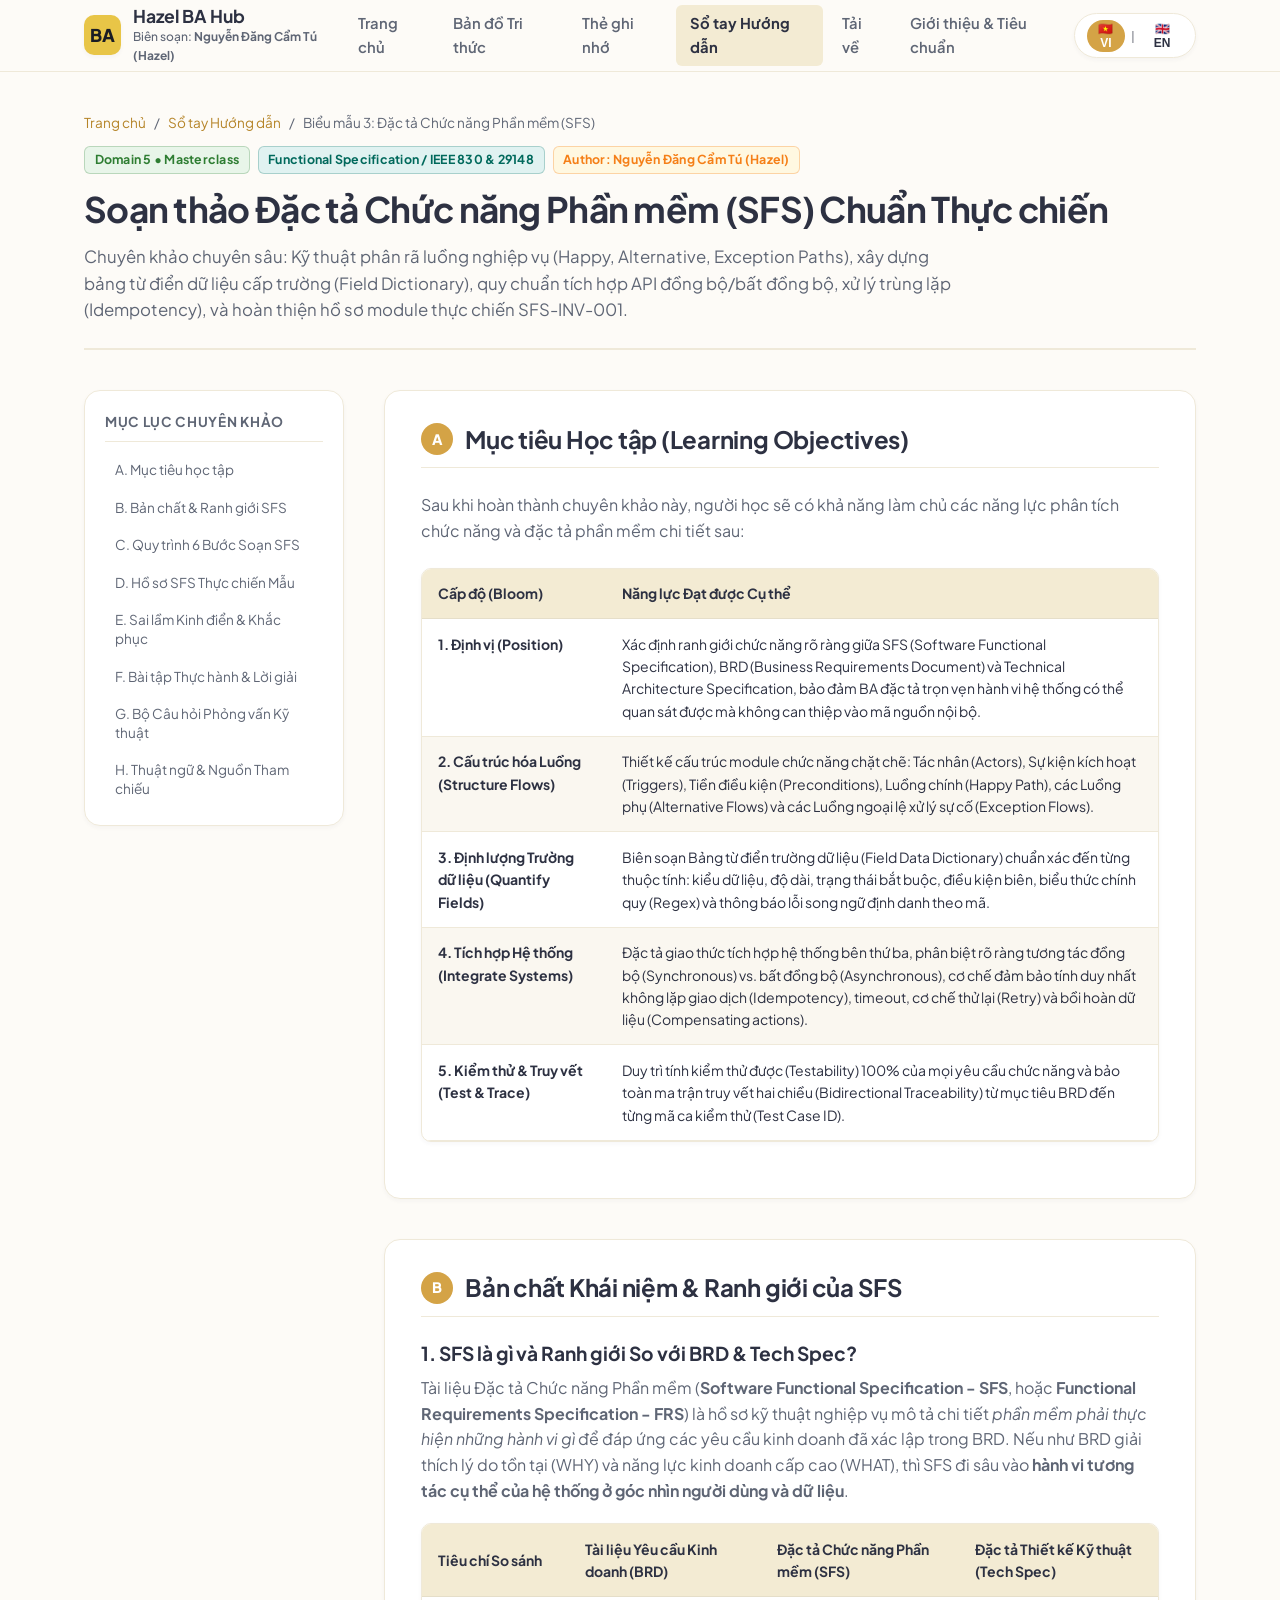
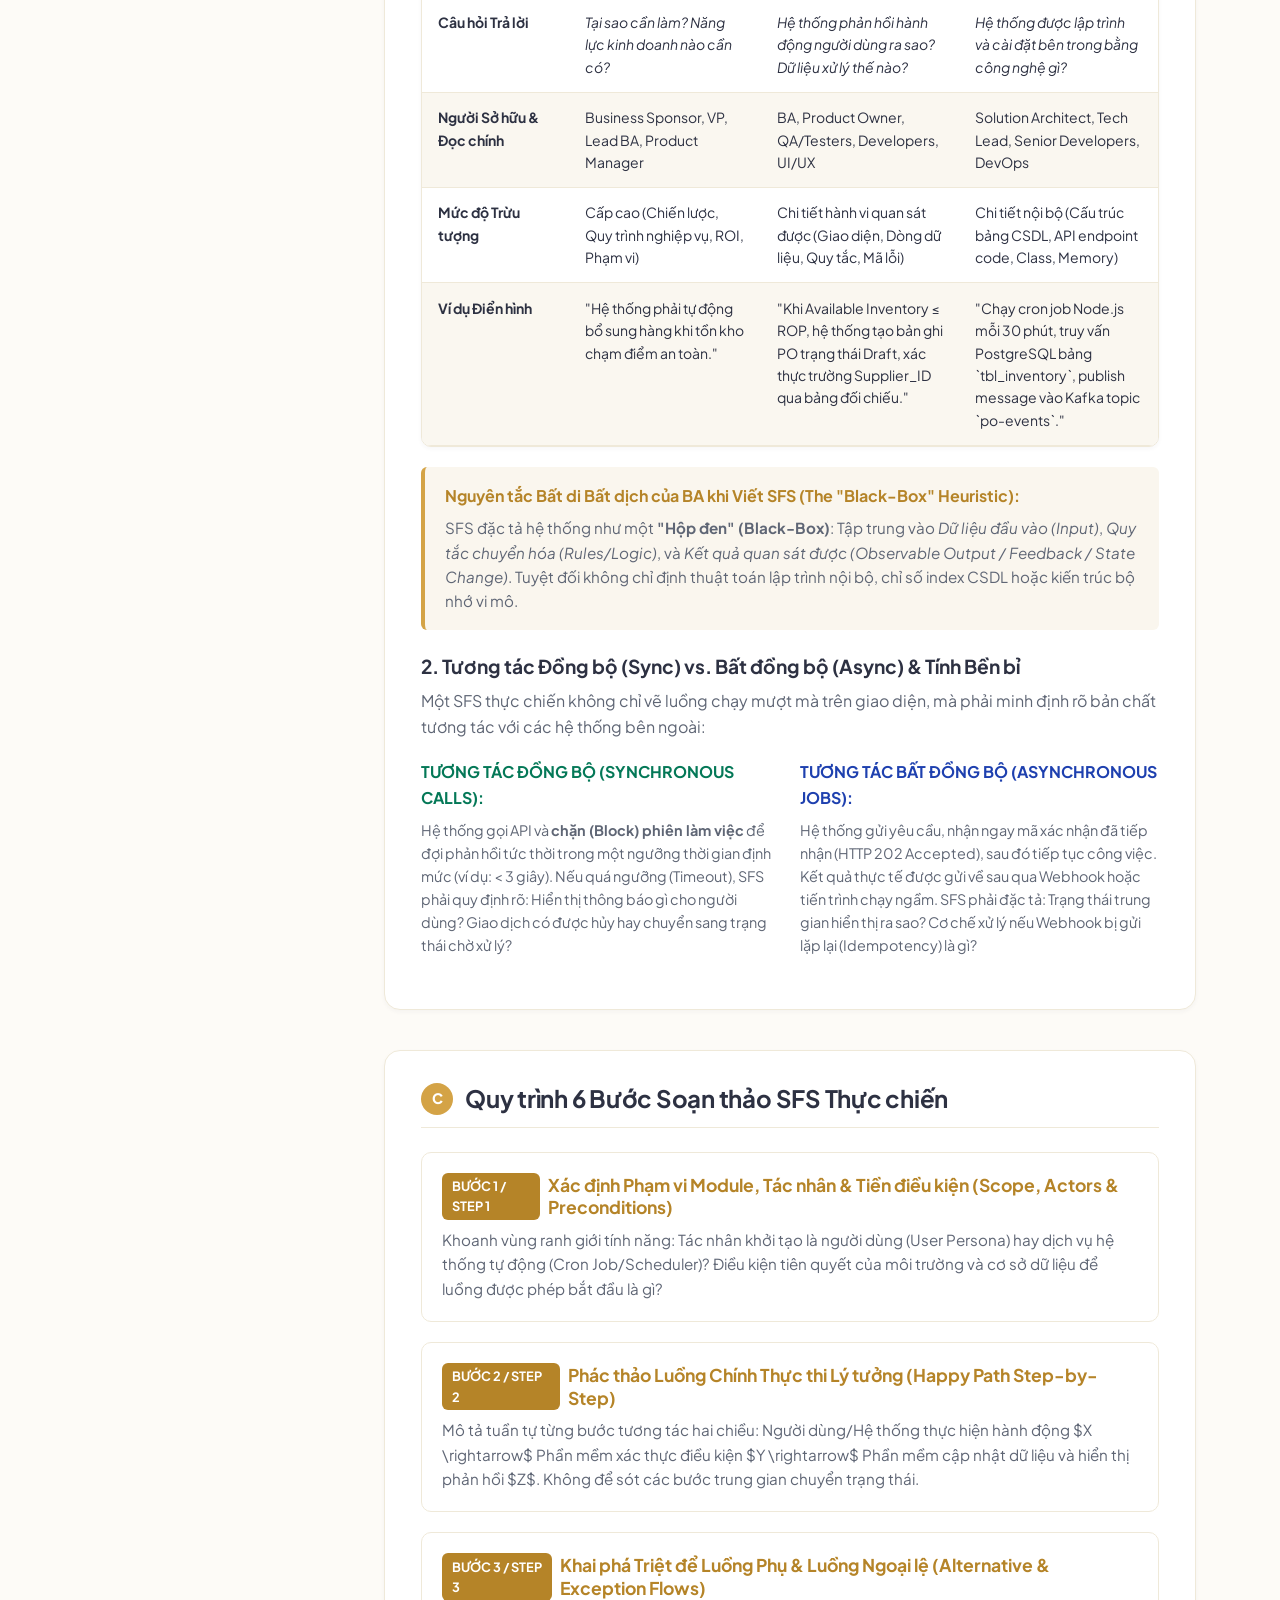
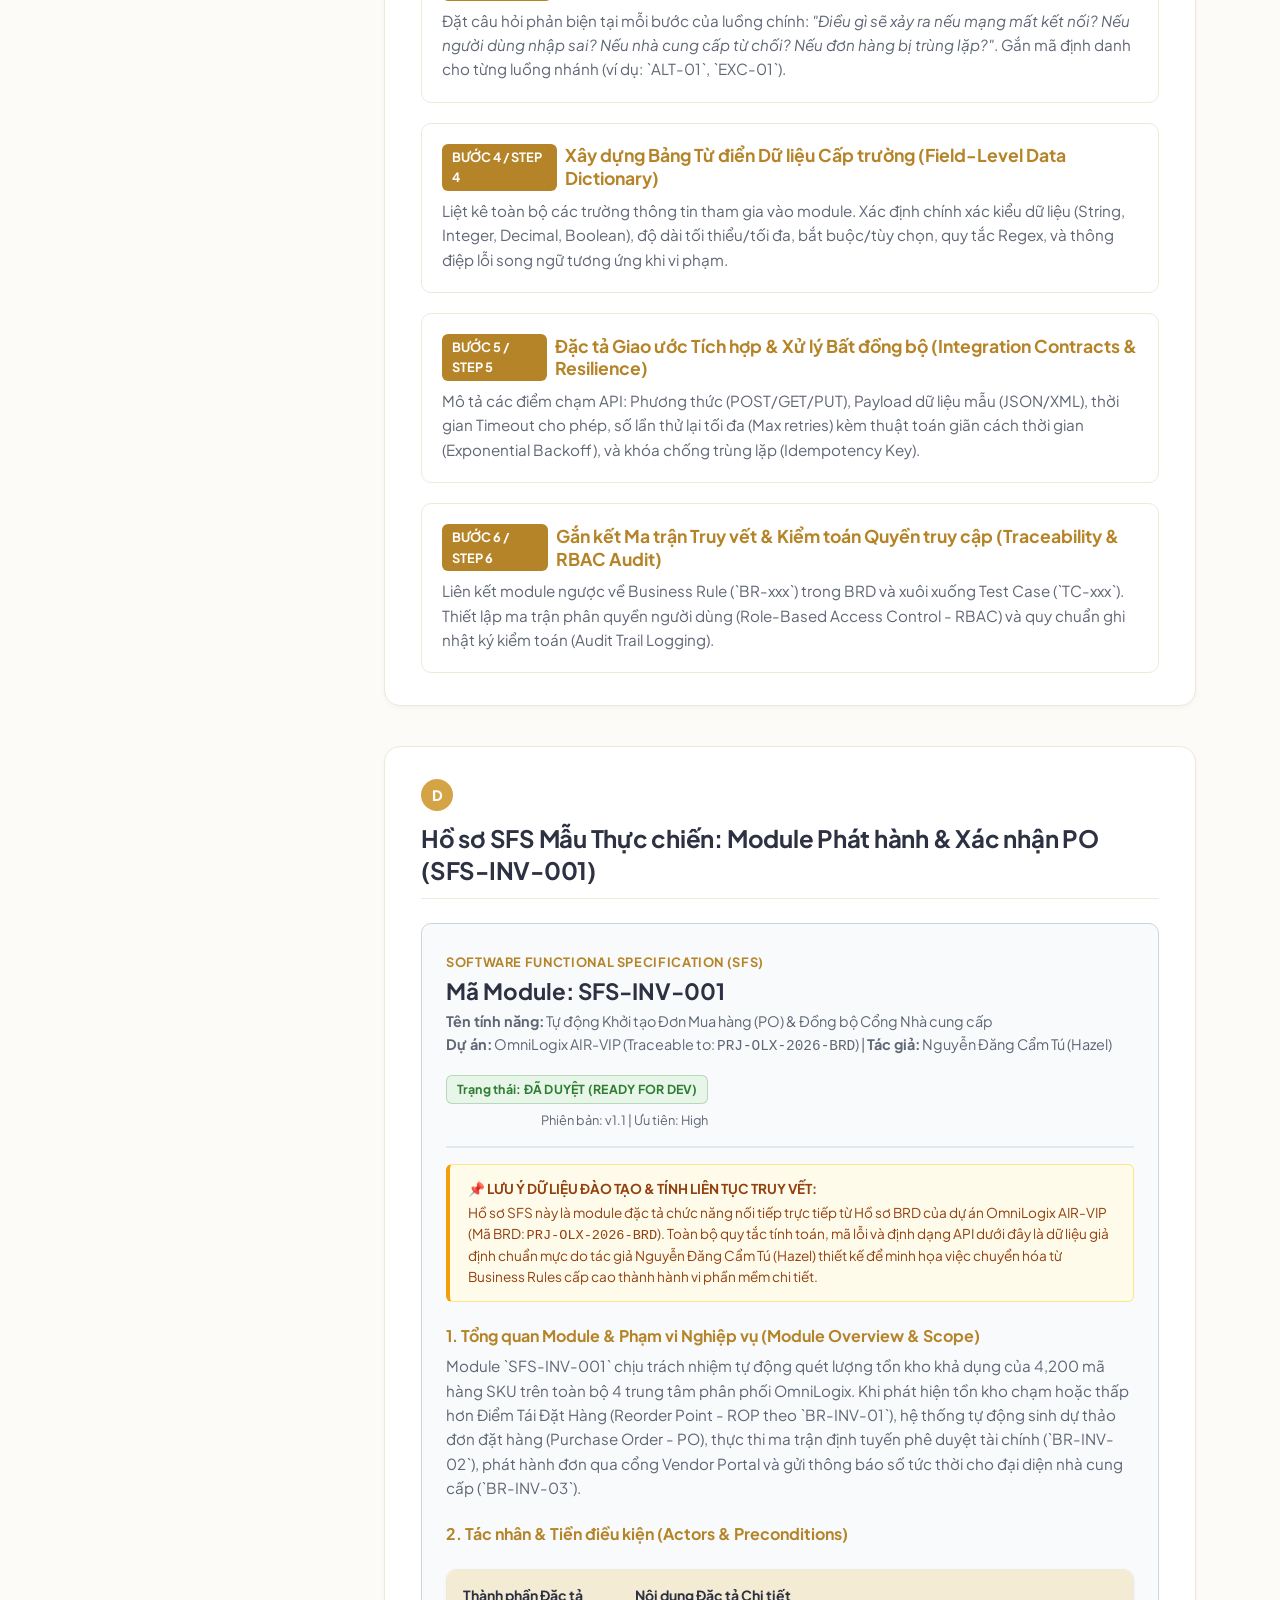
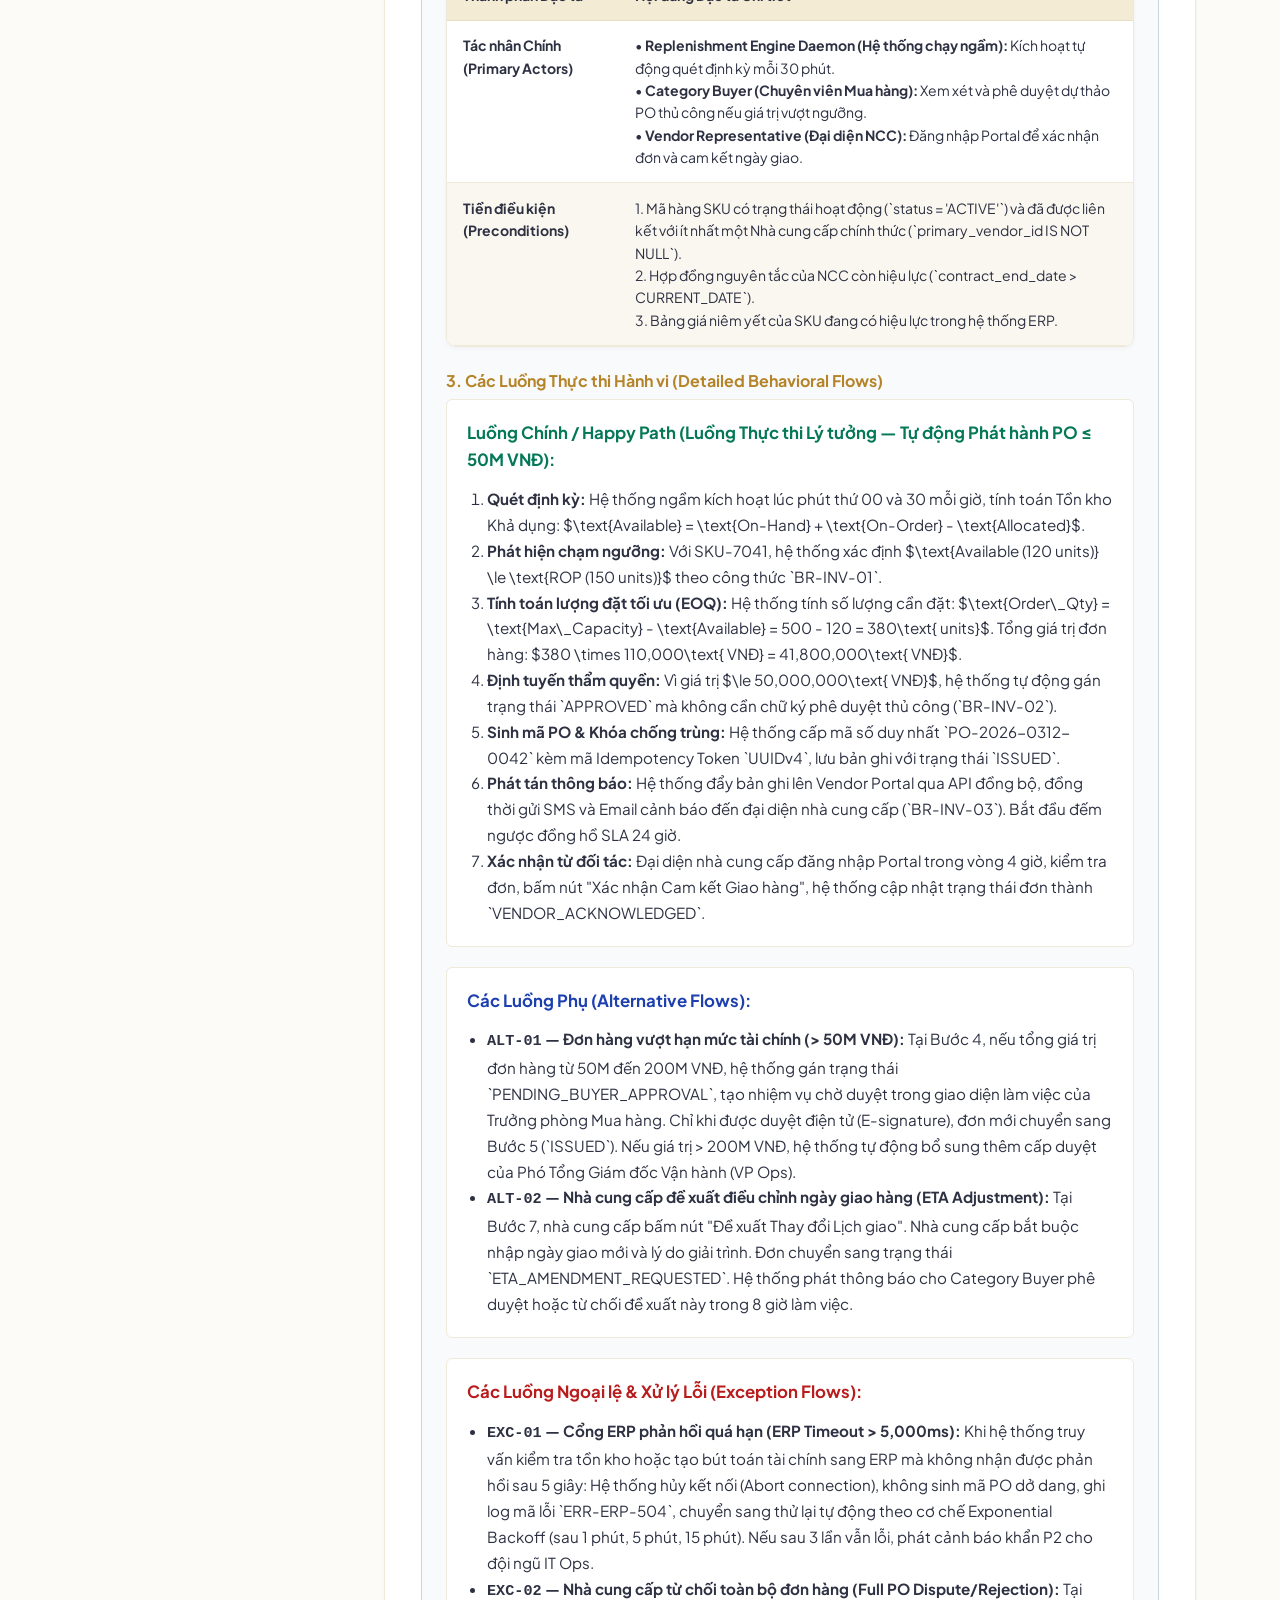
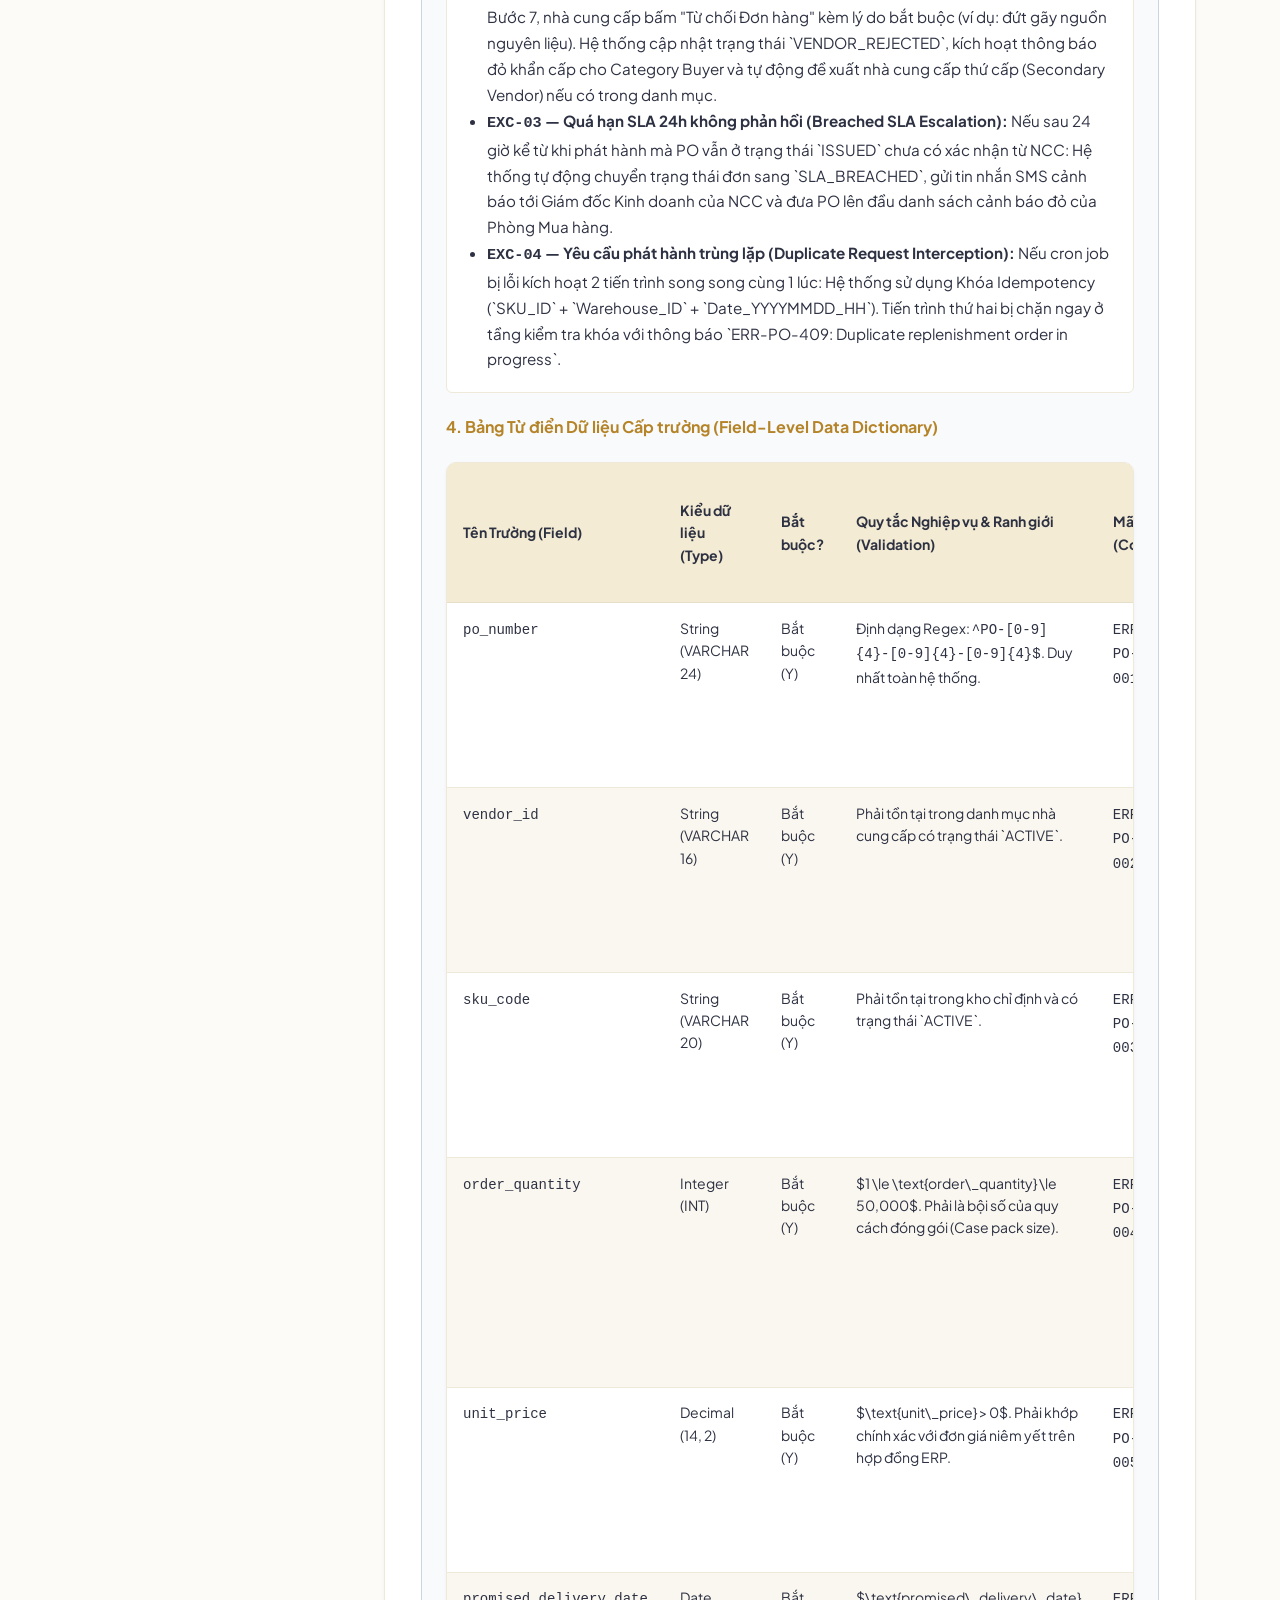
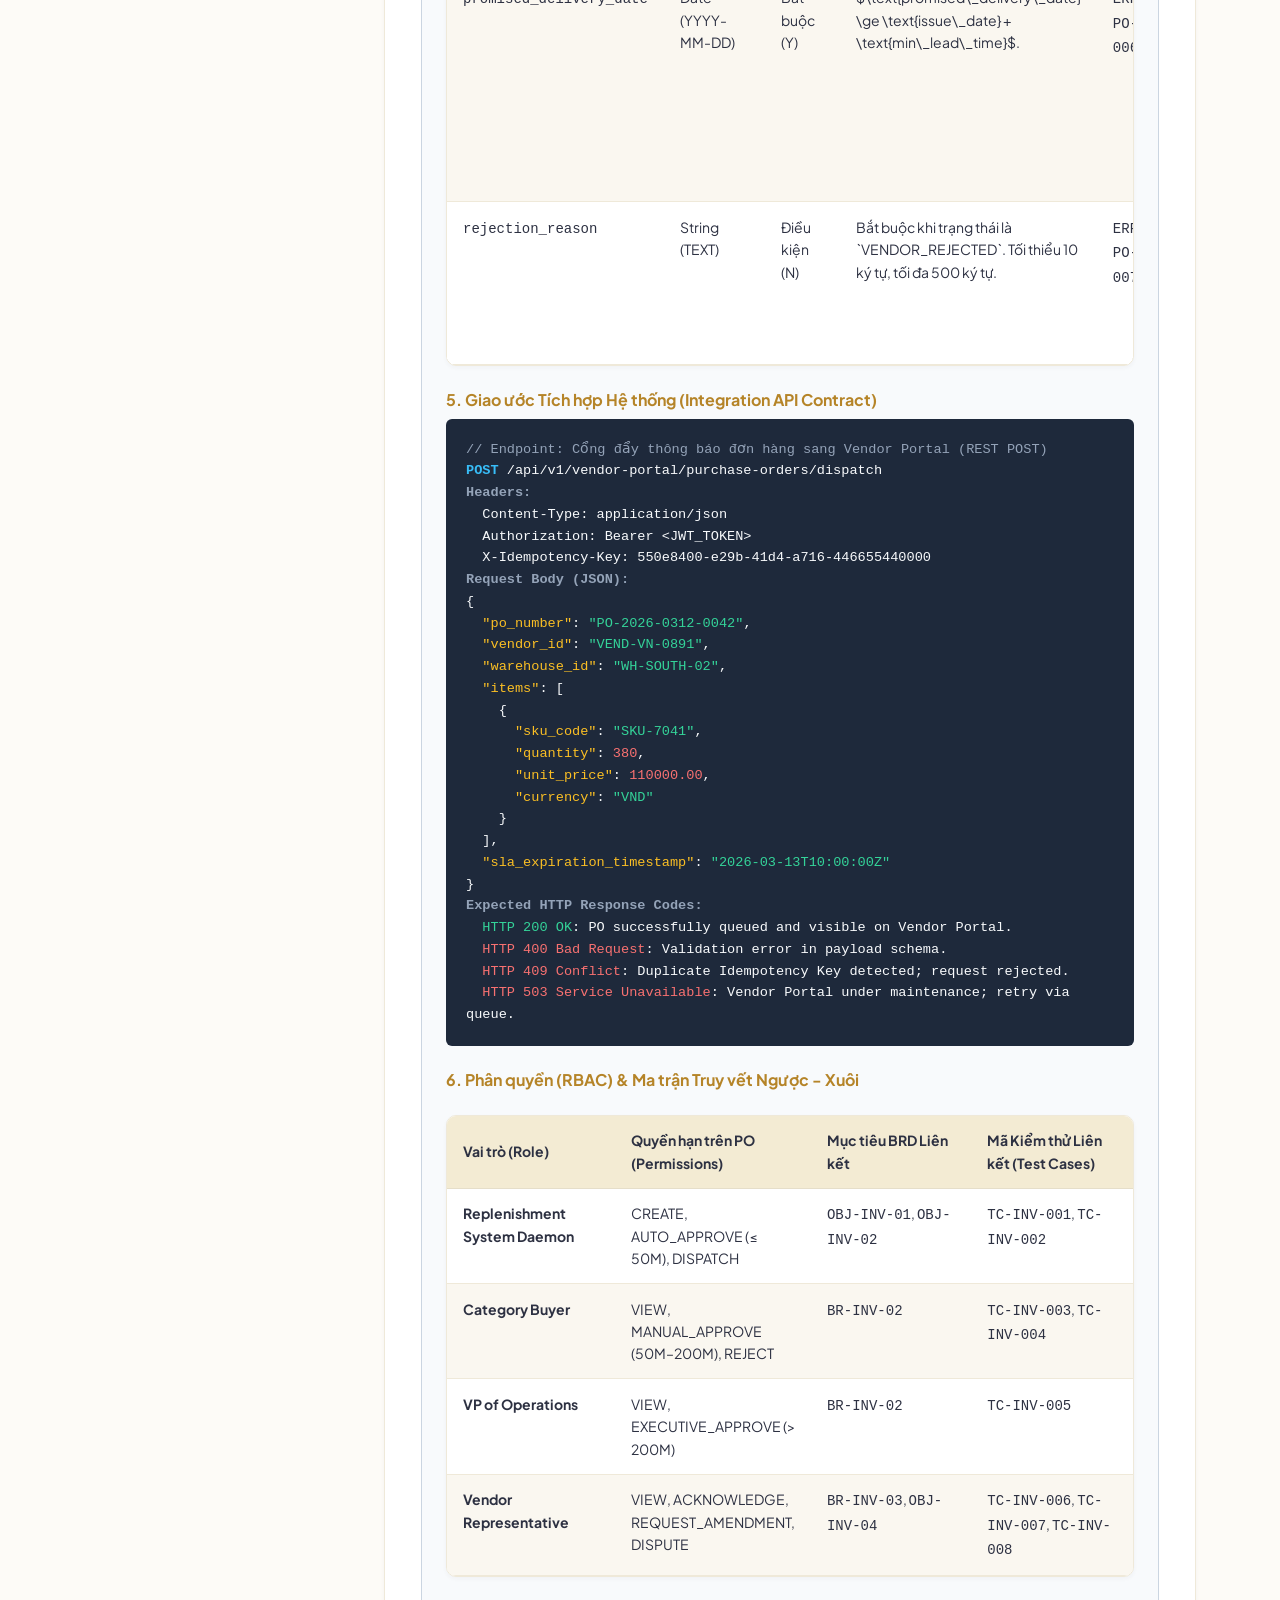
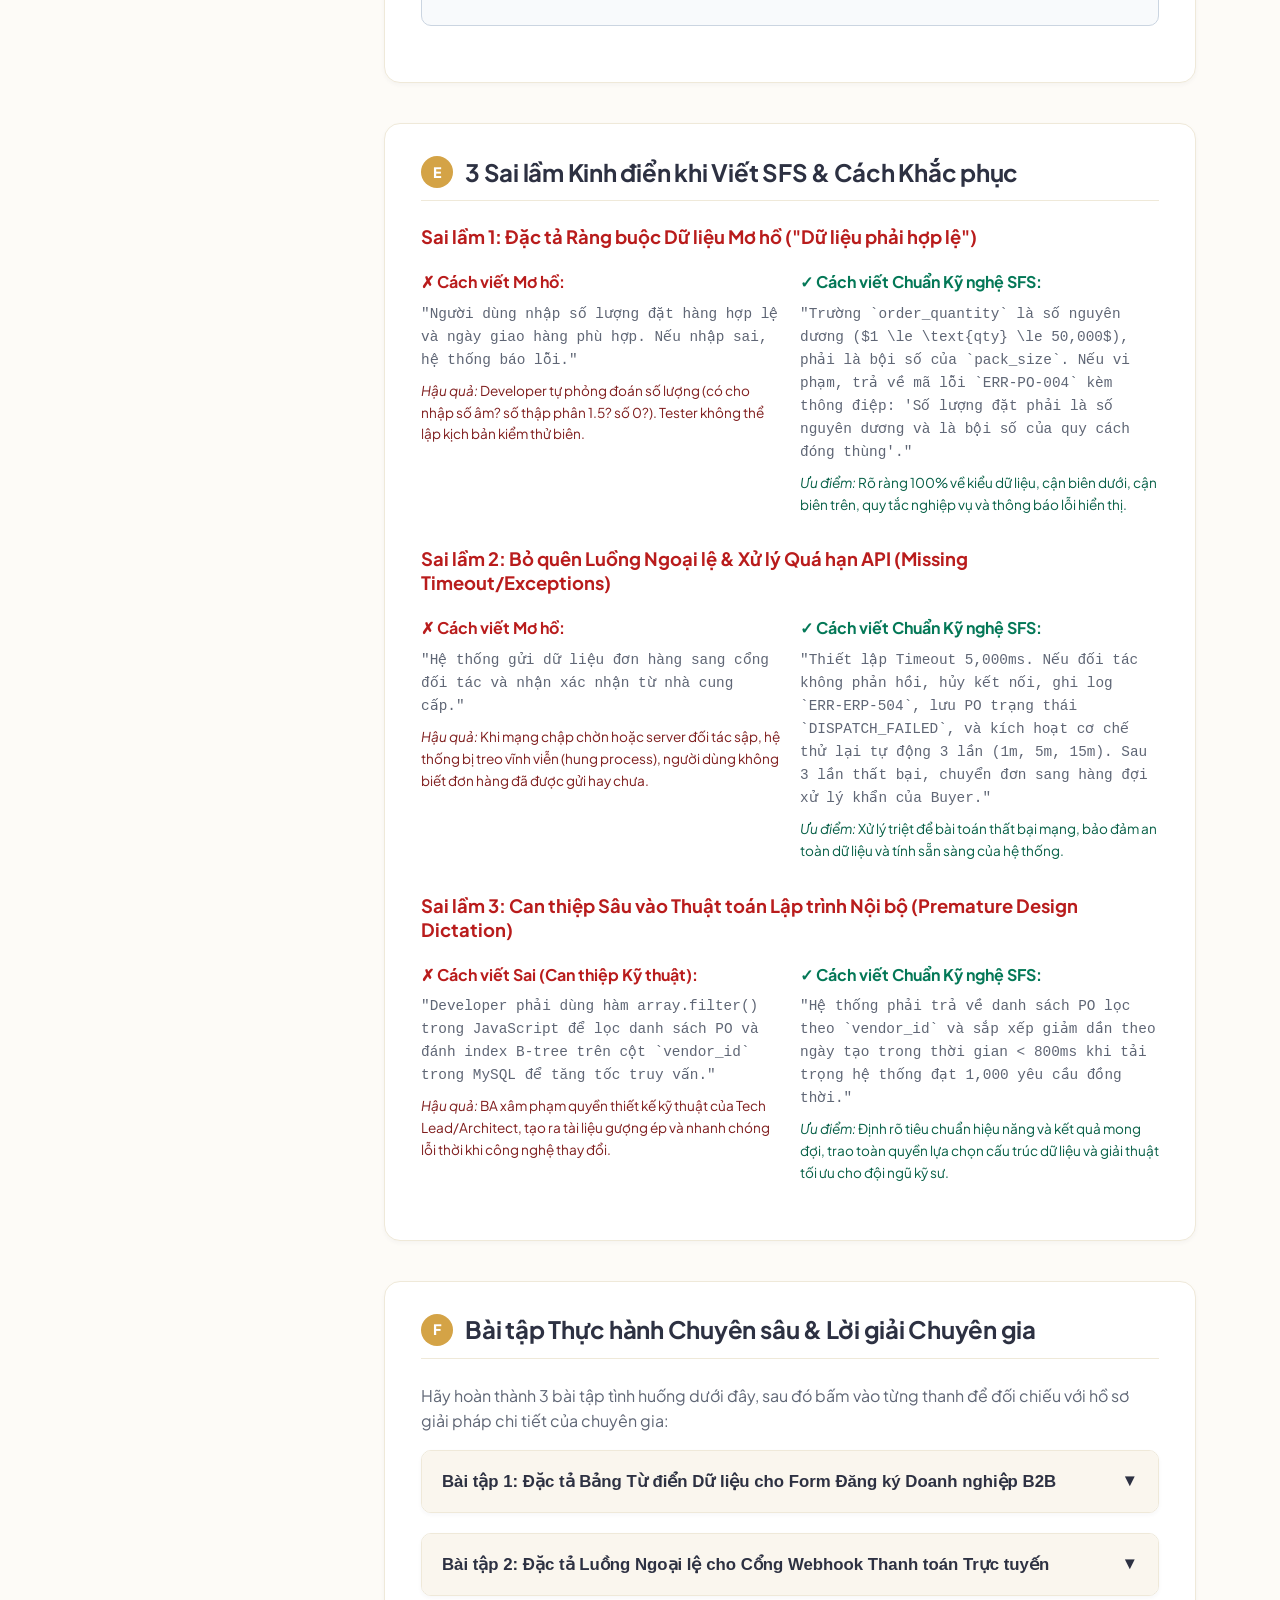
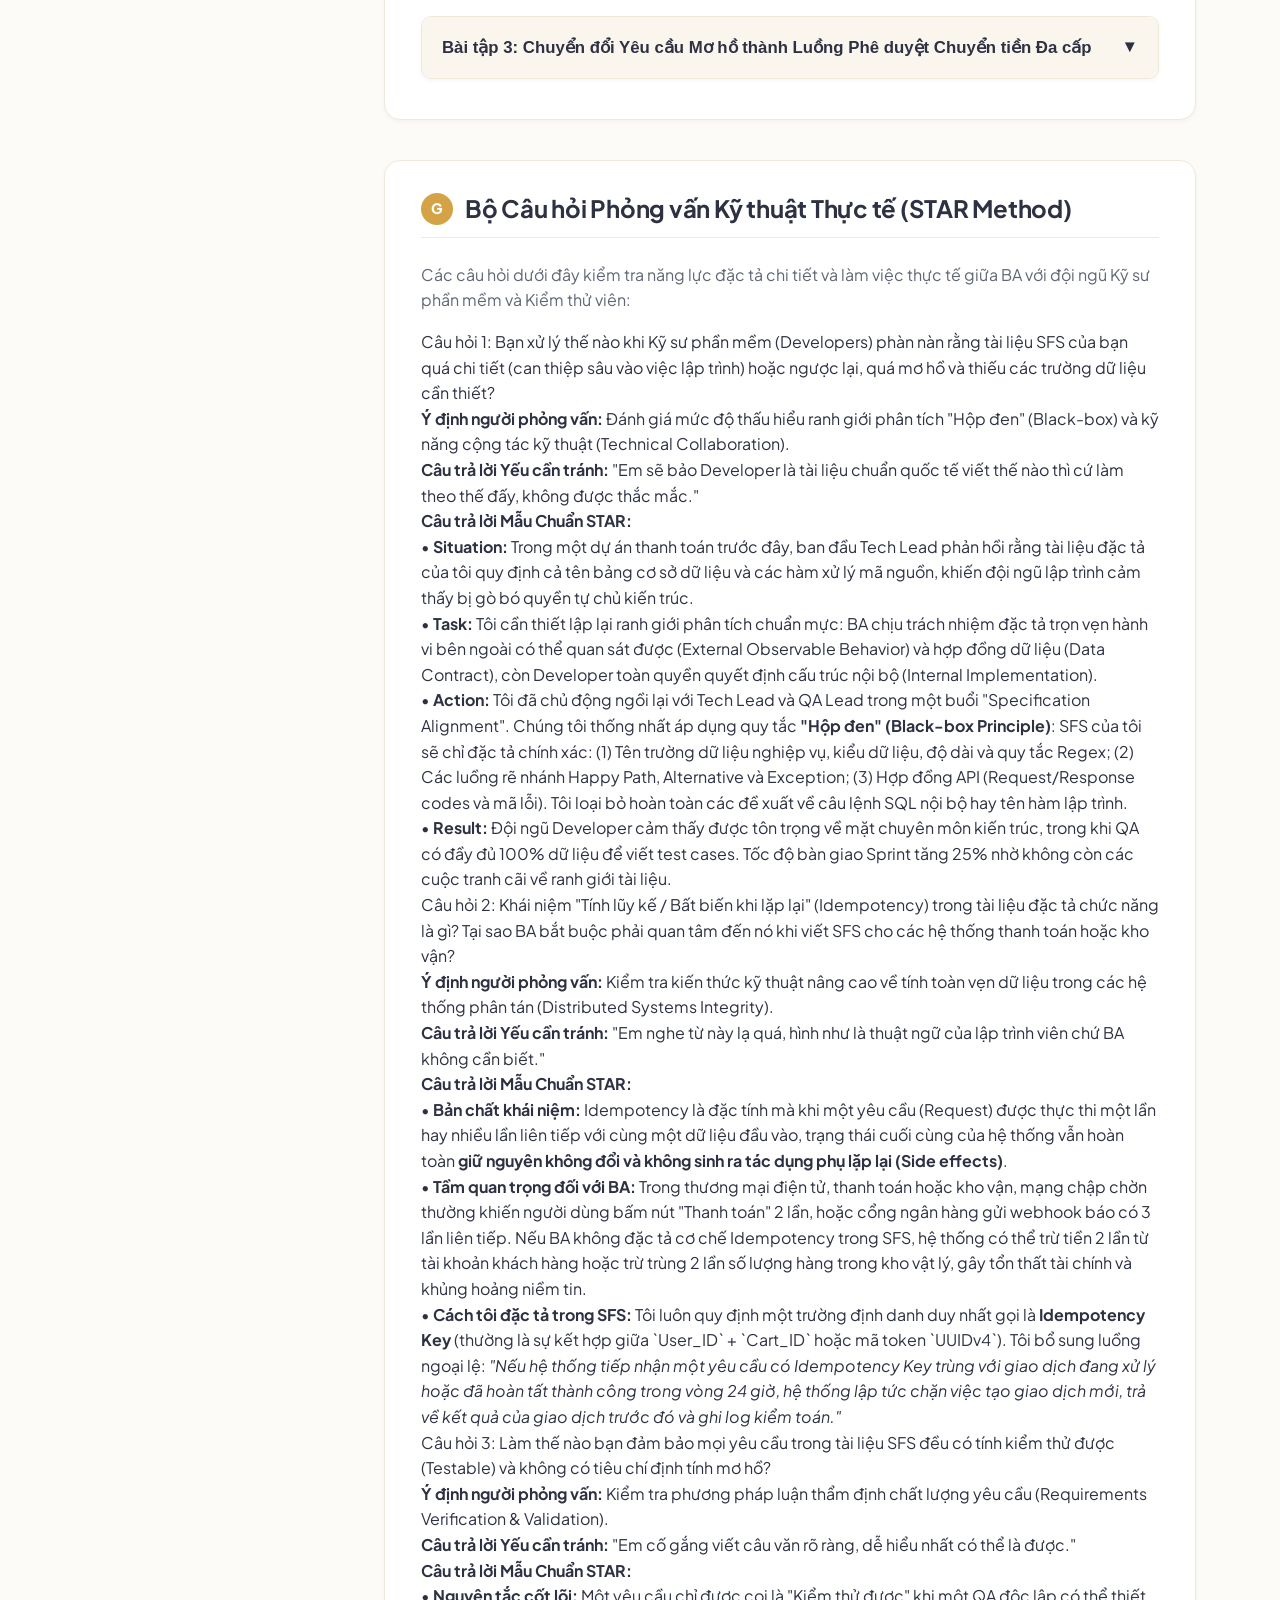
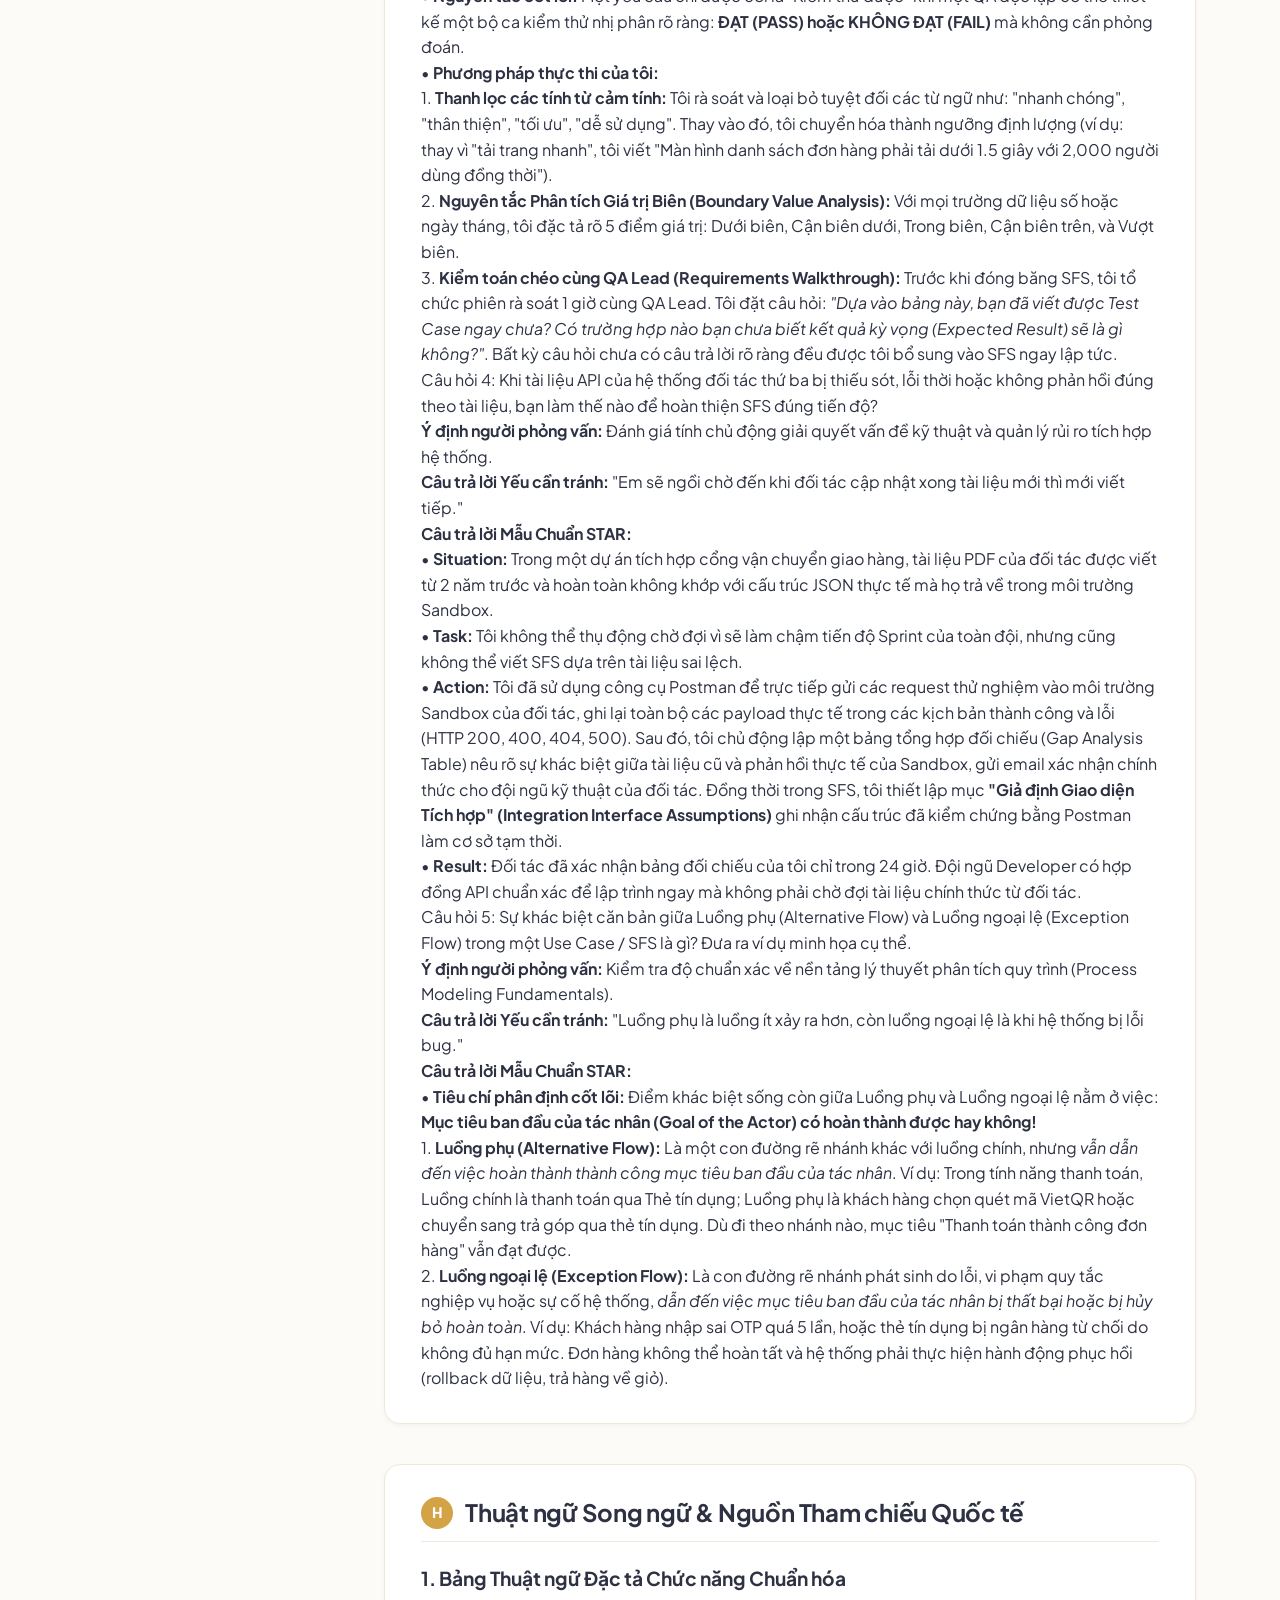
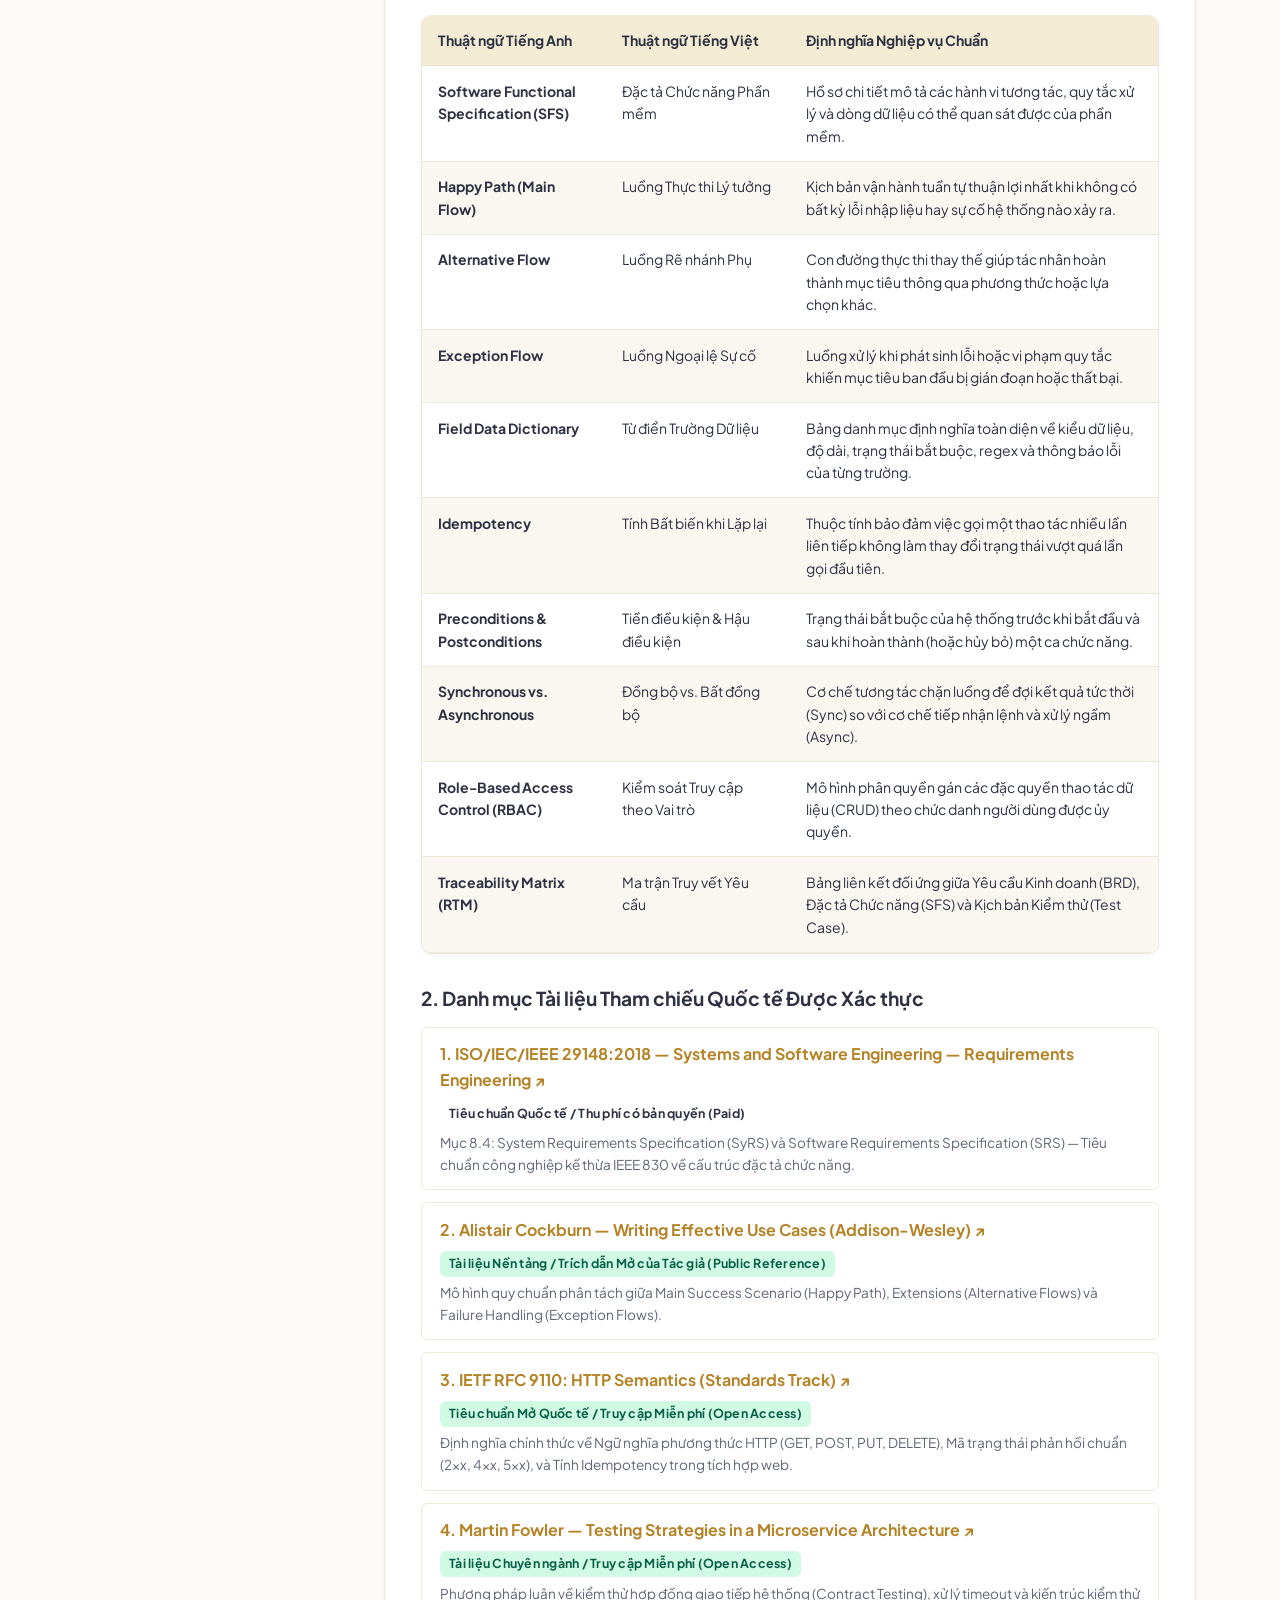
<file: ba-study-materials/modules/sfs-software-functional-specification/index.html>
<!DOCTYPE html>
<html lang="vi" class="lang-vi">
<head>
  <meta charset="UTF-8">
  <meta name="viewport" content="width=device-width, initial-scale=1.0">
  <title class="lang-vi">Đặc tả Chức năng Phần mềm (SFS - Software Functional Specification) | Hazel BA Hub</title>
  <title class="lang-en">Software Functional Specification (SFS) Masterclass | Hazel BA Hub</title>
  <meta name="description" content="Chuyên khảo thực hành toàn diện về kỹ thuật soạn thảo Đặc tả Chức năng Phần mềm (SFS) chuẩn công nghiệp quốc tế - Tác giả Nguyễn Đăng Cẩm Tú (Hazel).">
  <!-- Fonts -->
  <link rel="preconnect" href="https://fonts.googleapis.com">
  <link rel="preconnect" href="https://fonts.gstatic.com" crossorigin>
  <link href="https://fonts.googleapis.com/css2?family=Plus+Jakarta+Sans:wght@400;500;600;700;800&display=swap" rel="stylesheet">
  <!-- Styles -->
  <link rel="stylesheet" href="../../assets/css/main.css">
  <link rel="stylesheet" href="../../assets/css/components.css">
  <link rel="stylesheet" href="../../assets/css/lesson.css">
  <!-- Core i18n -->
  <script src="../../assets/js/i18n.js"></script>
</head>
<body>
  <header class="site-header">
    <div class="container header-inner">
      <a href="../../" class="brand-link">
        <div class="brand-badge">BA</div>
        <div class="brand-text-wrap">
          <span class="brand-title">Hazel BA Hub</span>
          <span class="brand-author">
            <span class="lang-vi">Biên soạn: <strong>Nguyễn Đăng Cẩm Tú (Hazel)</strong></span>
            <span class="lang-en">Curated by <strong>Nguyễn Đăng Cẩm Tú (Hazel)</strong></span>
          </span>
        </div>
      </a>

      <nav>
        <ul class="nav-menu">
          <li><a href="../../" class="nav-link"><span class="lang-vi">Trang chủ</span><span class="lang-en">Home</span></a></li>
          <li><a href="../../knowledge-map/" class="nav-link"><span class="lang-vi">Bản đồ Tri thức</span><span class="lang-en">Knowledge Map</span></a></li>
          <li><a href="../../flashcards/" class="nav-link"><span class="lang-vi">Thẻ ghi nhớ</span><span class="lang-en">Flashcards</span></a></li>
          <li><a href="../../study-guide/" class="nav-link active"><span class="lang-vi">Sổ tay Hướng dẫn</span><span class="lang-en">Study Guide</span></a></li>
          <li><a href="../../downloads/" class="nav-link"><span class="lang-vi">Tải về</span><span class="lang-en">Downloads</span></a></li>
          <li><a href="../../about/" class="nav-link"><span class="lang-vi">Giới thiệu & Tiêu chuẩn</span><span class="lang-en">About & Standards</span></a></li>
        </ul>
      </nav>

      <div style="display: flex; align-items: center; gap: 0.75rem;">
        <button type="button" class="lang-toggle-btn" title="Chuyển đổi ngôn ngữ / Switch Language" aria-label="Toggle language">
          <span class="lang-pill" data-lang="vi">🇻🇳 VI</span>
          <span style="opacity: 0.4;">|</span>
          <span class="lang-pill" data-lang="en">🇬🇧 EN</span>
        </button>
        <button type="button" class="mobile-nav-toggle" aria-label="Open mobile navigation">☰</button>
      </div>
    </div>
  </header>

  <main class="container lesson-page">
    <!-- Breadcrumb & Hero -->
    <div class="lesson-hero">
      <div class="lesson-breadcrumb">
        <a href="../../"><span class="lang-vi">Trang chủ</span><span class="lang-en">Home</span></a>
        <span>/</span>
        <a href="../../study-guide/"><span class="lang-vi">Sổ tay Hướng dẫn</span><span class="lang-en">Study Guide</span></a>
        <span>/</span>
        <span class="lang-vi">Biểu mẫu 3: Đặc tả Chức năng Phần mềm (SFS)</span>
        <span class="lang-en">Template 3: Software Functional Specification (SFS)</span>
      </div>

      <div style="display: flex; align-items: center; gap: 0.5rem; margin-bottom: 0.75rem; flex-wrap: wrap;">
        <span class="badge badge-explicit">Domain 5 • Masterclass</span>
        <span class="badge badge-inferred">Functional Specification / IEEE 830 &amp; 29148</span>
        <span class="badge badge-illustrative">Author: Nguyễn Đăng Cẩm Tú (Hazel)</span>
      </div>

      <h1 style="font-size: 2.2rem; margin-bottom: 0.75rem;">
        <span class="lang-vi">Soạn thảo Đặc tả Chức năng Phần mềm (SFS) Chuẩn Thực chiến</span>
        <span class="lang-en">Authoring Production-Grade Software Functional Specifications (SFS)</span>
      </h1>
      <p style="font-size: 1.05rem; max-width: 880px; color: var(--text-muted); margin-bottom: 0;">
        <span class="lang-vi">Chuyên khảo chuyên sâu: Kỹ thuật phân rã luồng nghiệp vụ (Happy, Alternative, Exception Paths), xây dựng bảng từ điển dữ liệu cấp trường (Field Dictionary), quy chuẩn tích hợp API đồng bộ/bất đồng bộ, xử lý trùng lặp (Idempotency), và hoàn thiện hồ sơ module thực chiến SFS-INV-001.</span>
        <span class="lang-en">A substantive, practical masterclass: Deconstructing multi-branch workflows (Happy, Alternative, Exception Paths), authoring field-level data dictionaries, defining sync/async integration contracts, managing idempotency, and examining complete worked module SFS-INV-001.</span>
      </p>
    </div>

    <!-- Lesson Layout Grid: Sidebar + Main Content -->
    <div class="lesson-layout">
      <!-- Sticky Sidebar Navigation -->
      <aside class="lesson-sidebar">
        <div class="sidebar-title">
          <span class="lang-vi">Mục lục chuyên khảo</span>
          <span class="lang-en">Lesson Contents</span>
        </div>
        <ul class="toc-list">
          <li><a href="#sec-objectives" class="toc-link"><span class="lang-vi">A. Mục tiêu học tập</span><span class="lang-en">A. Learning Objectives</span></a></li>
          <li><a href="#sec-concepts" class="toc-link"><span class="lang-vi">B. Bản chất & Ranh giới SFS</span><span class="lang-en">B. Conceptual Foundations</span></a></li>
          <li><a href="#sec-method" class="toc-link"><span class="lang-vi">C. Quy trình 6 Bước Soạn SFS</span><span class="lang-en">C. 6-Step SFS Method</span></a></li>
          <li><a href="#sec-worked-sfs" class="toc-link"><span class="lang-vi">D. Hồ sơ SFS Thực chiến Mẫu</span><span class="lang-en">D. Worked Enterprise SFS</span></a></li>
          <li><a href="#sec-mistakes" class="toc-link"><span class="lang-vi">E. Sai lầm Kinh điển & Khắc phục</span><span class="lang-en">E. Common Anti-Patterns</span></a></li>
          <li><a href="#sec-exercises" class="toc-link"><span class="lang-vi">F. Bài tập Thực hành & Lời giải</span><span class="lang-en">F. Practice Exercises</span></a></li>
          <li><a href="#sec-interviews" class="toc-link"><span class="lang-vi">G. Bộ Câu hỏi Phỏng vấn Kỹ thuật</span><span class="lang-en">G. Technical Interview Q&amp;A</span></a></li>
          <li><a href="#sec-glossary-references" class="toc-link"><span class="lang-vi">H. Thuật ngữ & Nguồn Tham chiếu</span><span class="lang-en">H. Glossary &amp; References</span></a></li>
        </ul>
      </aside>

      <!-- Main Lesson Content Area -->
      <article class="lesson-content">

        <!-- SECTION A: LEARNING OBJECTIVES -->
        <section id="sec-objectives" class="lesson-section">
          <div class="lesson-section-header">
            <span class="section-num-badge">A</span>
            <h2>
              <span class="lang-vi">Mục tiêu Học tập (Learning Objectives)</span>
              <span class="lang-en">Learning Objectives</span>
            </h2>
          </div>
          <p class="lang-vi">Sau khi hoàn thành chuyên khảo này, người học sẽ có khả năng làm chủ các năng lực phân tích chức năng và đặc tả phần mềm chi tiết sau:</p>
          <p class="lang-en">Upon completing this masterclass, learners will be equipped to execute the following functional analysis and software specification competencies:</p>
          
          <div class="table-responsive">
            <table class="data-table">
              <thead>
                <tr>
                  <th style="width: 25%;"><span class="lang-vi">Cấp độ (Bloom)</span><span class="lang-en">Cognitive Level</span></th>
                  <th style="width: 75%;"><span class="lang-vi">Năng lực Đạt được Cụ thể</span><span class="lang-en">Specific Competency Outcome</span></th>
                </tr>
              </thead>
              <tbody>
                <tr>
                  <td><strong>1. Định vị (Position)</strong></td>
                  <td>
                    <span class="lang-vi">Xác định ranh giới chức năng rõ ràng giữa SFS (Software Functional Specification), BRD (Business Requirements Document) và Technical Architecture Specification, bảo đảm BA đặc tả trọn vẹn hành vi hệ thống có thể quan sát được mà không can thiệp vào mã nguồn nội bộ.</span>
                    <span class="lang-en">Demarcate precise functional boundaries between SFS, BRD, and Technical Architecture, ensuring the analyst comprehensively specifies observable system behaviors without overstepping into internal code implementation.</span>
                  </td>
                </tr>
                <tr>
                  <td><strong>2. Cấu trúc hóa Luồng (Structure Flows)</strong></td>
                  <td>
                    <span class="lang-vi">Thiết kế cấu trúc module chức năng chặt chẽ: Tác nhân (Actors), Sự kiện kích hoạt (Triggers), Tiền điều kiện (Preconditions), Luồng chính (Happy Path), các Luồng phụ (Alternative Flows) và các Luồng ngoại lệ xử lý sự cố (Exception Flows).</span>
                    <span class="lang-en">Structure robust functional modules encompassing Actors, Triggers, Preconditions, Happy Path, Alternative Flows, and comprehensive fault-tolerant Exception Flows.</span>
                  </td>
                </tr>
                <tr>
                  <td><strong>3. Định lượng Trường dữ liệu (Quantify Fields)</strong></td>
                  <td>
                    <span class="lang-vi">Biên soạn Bảng từ điển trường dữ liệu (Field Data Dictionary) chuẩn xác đến từng thuộc tính: kiểu dữ liệu, độ dài, trạng thái bắt buộc, điều kiện biên, biểu thức chính quy (Regex) và thông báo lỗi song ngữ định danh theo mã.</span>
                    <span class="lang-en">Author field-level data dictionaries specifying data types, lengths, nullability, boundary limits, regex validations, and unique code-identified bilingual error messages.</span>
                  </td>
                </tr>
                <tr>
                  <td><strong>4. Tích hợp Hệ thống (Integrate Systems)</strong></td>
                  <td>
                    <span class="lang-vi">Đặc tả giao thức tích hợp hệ thống bên thứ ba, phân biệt rõ ràng tương tác đồng bộ (Synchronous) vs. bất đồng bộ (Asynchronous), cơ chế đảm bảo tính duy nhất không lặp giao dịch (Idempotency), timeout, cơ chế thử lại (Retry) và bồi hoàn dữ liệu (Compensating actions).</span>
                    <span class="lang-en">Specify third-party system integrations, distinguishing synchronous from asynchronous contracts, idempotency keys, timeouts, retry policies, and compensating rollback mechanisms.</span>
                  </td>
                </tr>
                <tr>
                  <td><strong>5. Kiểm thử & Truy vết (Test & Trace)</strong></td>
                  <td>
                    <span class="lang-vi">Duy trì tính kiểm thử được (Testability) 100% của mọi yêu cầu chức năng và bảo toàn ma trận truy vết hai chiều (Bidirectional Traceability) từ mục tiêu BRD đến từng mã ca kiểm thử (Test Case ID).</span>
                    <span class="lang-en">Ensure 100% testability across all functional requirements and preserve bidirectional traceability from BRD business goals down to individual functional test case IDs.</span>
                  </td>
                </tr>
              </tbody>
            </table>
          </div>
        </section>

        <!-- SECTION B: CONCEPTUAL FOUNDATIONS -->
        <section id="sec-concepts" class="lesson-section">
          <div class="lesson-section-header">
            <span class="section-num-badge">B</span>
            <h2>
              <span class="lang-vi">Bản chất Khái niệm & Ranh giới của SFS</span>
              <span class="lang-en">Conceptual Foundations & SFS Boundaries</span>
            </h2>
          </div>

          <h3>
            <span class="lang-vi">1. SFS là gì và Ranh giới So với BRD &amp; Tech Spec?</span>
            <span class="lang-en">1. What is an SFS and How Does it Differ from BRD &amp; Tech Spec?</span>
          </h3>
          <p class="lang-vi">
            Tài liệu Đặc tả Chức năng Phần mềm (<strong>Software Functional Specification - SFS</strong>, hoặc <strong>Functional Requirements Specification - FRS</strong>) là hồ sơ kỹ thuật nghiệp vụ mô tả chi tiết <em>phần mềm phải thực hiện những hành vi gì</em> để đáp ứng các yêu cầu kinh doanh đã xác lập trong BRD. Nếu như BRD giải thích lý do tồn tại (WHY) và năng lực kinh doanh cấp cao (WHAT), thì SFS đi sâu vào <strong>hành vi tương tác cụ thể của hệ thống ở góc nhìn người dùng và dữ liệu</strong>.
          </p>
          <p class="lang-en">
            A <strong>Software Functional Specification (SFS)</strong> (also known as FRS or SRS Functional Module) is a technical-business artifact detailing <em>what behaviors the software must exhibit</em> to fulfill the business capabilities established in the BRD. While the BRD addresses strategic intent (WHY) and high-level capability (WHAT), the SFS details <strong>concrete user-system interactions, validations, and data transformations from an observable behavioral perspective</strong>.
          </p>

          <div class="table-responsive" style="margin: 1.25rem 0;">
            <table class="data-table">
              <thead>
                <tr>
                  <th style="width: 20%;"><span class="lang-vi">Tiêu chí So sánh</span><span class="lang-en">Dimension</span></th>
                  <th style="width: 26%;"><span class="lang-vi">Tài liệu Yêu cầu Kinh doanh (BRD)</span><span class="lang-en">Business Requirements Doc (BRD)</span></th>
                  <th style="width: 27%;"><span class="lang-vi">Đặc tả Chức năng Phần mềm (SFS)</span><span class="lang-en">Software Functional Spec (SFS)</span></th>
                  <th style="width: 27%;"><span class="lang-vi">Đặc tả Thiết kế Kỹ thuật (Tech Spec)</span><span class="lang-en">Technical Architecture Spec</span></th>
                </tr>
              </thead>
              <tbody>
                <tr>
                  <td><strong>Câu hỏi Trả lời</strong></td>
                  <td><em>Tại sao cần làm? Năng lực kinh doanh nào cần có?</em></td>
                  <td><em>Hệ thống phản hồi hành động người dùng ra sao? Dữ liệu xử lý thế nào?</em></td>
                  <td><em>Hệ thống được lập trình và cài đặt bên trong bằng công nghệ gì?</em></td>
                </tr>
                <tr>
                  <td><strong>Người Sở hữu &amp; Đọc chính</strong></td>
                  <td>Business Sponsor, VP, Lead BA, Product Manager</td>
                  <td>BA, Product Owner, QA/Testers, Developers, UI/UX</td>
                  <td>Solution Architect, Tech Lead, Senior Developers, DevOps</td>
                </tr>
                <tr>
                  <td><strong>Mức độ Trừu tượng</strong></td>
                  <td>Cấp cao (Chiến lược, Quy trình nghiệp vụ, ROI, Phạm vi)</td>
                  <td>Chi tiết hành vi quan sát được (Giao diện, Dòng dữ liệu, Quy tắc, Mã lỗi)</td>
                  <td>Chi tiết nội bộ (Cấu trúc bảng CSDL, API endpoint code, Class, Memory)</td>
                </tr>
                <tr>
                  <td><strong>Ví dụ Điển hình</strong></td>
                  <td>"Hệ thống phải tự động bổ sung hàng khi tồn kho chạm điểm an toàn."</td>
                  <td>"Khi Available Inventory &le; ROP, hệ thống tạo bản ghi PO trạng thái Draft, xác thực trường Supplier_ID qua bảng đối chiếu."</td>
                  <td>"Chạy cron job Node.js mỗi 30 phút, truy vấn PostgreSQL bảng `tbl_inventory`, publish message vào Kafka topic `po-events`."</td>
                </tr>
              </tbody>
            </table>
          </div>

          <div style="background: var(--bg-surface-warm); border-left: 4px solid var(--color-primary); padding: 1rem 1.25rem; margin: 1.25rem 0; border-radius: var(--radius-sm);">
            <strong style="color: var(--color-primary-dark);">
              <span class="lang-vi">Nguyên tắc Bất di Bất dịch của BA khi Viết SFS (The "Black-Box" Heuristic):</span>
              <span class="lang-en">The Core "Black-Box" Heuristic for Functional Analysts:</span>
            </strong>
            <p style="margin: 0.5rem 0 0; font-size: 0.95rem;" class="lang-vi">
              SFS đặc tả hệ thống như một <strong>"Hộp đen" (Black-Box)</strong>: Tập trung vào <em>Dữ liệu đầu vào (Input)</em>, <em>Quy tắc chuyển hóa (Rules/Logic)</em>, và <em>Kết quả quan sát được (Observable Output / Feedback / State Change)</em>. Tuyệt đối không chỉ định thuật toán lập trình nội bộ, chỉ số index CSDL hoặc kiến trúc bộ nhớ vi mô.
            </p>
            <p style="margin: 0.5rem 0 0; font-size: 0.95rem;" class="lang-en">
              An SFS specifies the system as a <strong>"Black-Box"</strong>: Focusing on <em>Inputs</em>, <em>Transformation Rules</em>, and <em>Observable Outputs / State Transitions</em>. It must never dictate internal algorithmic code routines, database indexing mechanics, or micro-level memory constructs.
            </p>
          </div>

          <h3>
            <span class="lang-vi">2. Tương tác Đồng bộ (Sync) vs. Bất đồng bộ (Async) &amp; Tính Bền bỉ</span>
            <span class="lang-en">2. Synchronous vs. Asynchronous Behavior &amp; Resilience</span>
          </h3>
          <p class="lang-vi">
            Một SFS thực chiến không chỉ vẽ luồng chạy mượt mà trên giao diện, mà phải minh định rõ bản chất tương tác với các hệ thống bên ngoài:
          </p>
          <p class="lang-en">
            A production-ready SFS goes beyond ideal UI clicks to rigorously define system-to-system behavioral contracts:
          </p>

          <div class="comparison-grid">
            <div class="card-good">
              <strong style="color: #047857;">
                <span class="lang-vi">TƯƠNG TÁC ĐỒNG BỘ (SYNCHRONOUS CALLS):</span>
                <span class="lang-en">SYNCHRONOUS INTERACTIONS:</span>
              </strong>
              <p style="margin: 0.5rem 0 0; font-size: 0.9rem; line-height: 1.6;" class="lang-vi">
                Hệ thống gọi API và <strong>chặn (Block) phiên làm việc</strong> để đợi phản hồi tức thời trong một ngưỡng thời gian định mức (ví dụ: &lt; 3 giây). Nếu quá ngưỡng (Timeout), SFS phải quy định rõ: Hiển thị thông báo gì cho người dùng? Giao dịch có được hủy hay chuyển sang trạng thái chờ xử lý?
              </p>
              <p style="margin: 0.5rem 0 0; font-size: 0.9rem; line-height: 1.6;" class="lang-en">
                The caller triggers an API request and blocks execution awaiting an immediate response within a strict threshold (e.g., &lt; 3 seconds). If timed out, the SFS must mandate: What feedback is shown? Is the transaction rolled back or placed into pending state?
              </p>
            </div>

            <div class="card-bad">
              <strong style="color: #1E40AF;">
                <span class="lang-vi">TƯƠNG TÁC BẤT ĐỒNG BỘ (ASYNCHRONOUS JOBS):</span>
                <span class="lang-en">ASYNCHRONOUS / EVENT-DRIVEN CONTRACTS:</span>
              </strong>
              <p style="margin: 0.5rem 0 0; font-size: 0.9rem; line-height: 1.6;" class="lang-vi">
                Hệ thống gửi yêu cầu, nhận ngay mã xác nhận đã tiếp nhận (HTTP 202 Accepted), sau đó tiếp tục công việc. Kết quả thực tế được gửi về sau qua Webhook hoặc tiến trình chạy ngầm. SFS phải đặc tả: Trạng thái trung gian hiển thị ra sao? Cơ chế xử lý nếu Webhook bị gửi lặp lại (Idempotency) là gì?
              </p>
              <p style="margin: 0.5rem 0 0; font-size: 0.9rem; line-height: 1.6;" class="lang-en">
                The system dispatches a payload, receives an immediate acknowledgment (HTTP 202 Accepted), and releases the user thread. Actual execution confirms later via Webhooks or message queues. The SFS must specify intermediate states and duplicate payload handling (Idempotency).
              </p>
            </div>
          </div>
        </section>

        <!-- SECTION C: 6-STEP SFS AUTHORING METHOD -->
        <section id="sec-method" class="lesson-section">
          <div class="lesson-section-header">
            <span class="section-num-badge">C</span>
            <h2>
              <span class="lang-vi">Quy trình 6 Bước Soạn thảo SFS Thực chiến</span>
              <span class="lang-en">The 6-Step Practical SFS Authoring Method</span>
            </h2>
          </div>

          <div style="display: flex; flex-direction: column; gap: 1.25rem; margin-top: 1.25rem;">
            <!-- Step 1 -->
            <div style="border: 1px solid var(--border-warm); border-radius: var(--radius-md); padding: 1.25rem; background: var(--bg-surface);">
              <div style="display: flex; align-items: center; gap: 0.5rem; margin-bottom: 0.5rem;">
                <span style="background: var(--color-primary-dark); color: #fff; font-size: 0.8rem; font-weight: 700; padding: 0.2rem 0.6rem; border-radius: var(--radius-sm);">BƯỚC 1 / STEP 1</span>
                <h4 style="margin: 0; font-size: 1.1rem;"><span class="lang-vi">Xác định Phạm vi Module, Tác nhân &amp; Tiền điều kiện (Scope, Actors &amp; Preconditions)</span><span class="lang-en">Define Module Scope, Actors &amp; Preconditions</span></h4>
              </div>
              <p class="lang-vi" style="font-size: 0.95rem; margin: 0;">
                Khoanh vùng ranh giới tính năng: Tác nhân khởi tạo là người dùng (User Persona) hay dịch vụ hệ thống tự động (Cron Job/Scheduler)? Điều kiện tiên quyết của môi trường và cơ sở dữ liệu để luồng được phép bắt đầu là gì?
              </p>
              <p class="lang-en" style="font-size: 0.95rem; margin: 0;">
                Bound the feature module: Is the initiating actor a human user or an automated background scheduler? What exact system and database preconditions must hold true before execution is permitted?
              </p>
            </div>

            <!-- Step 2 -->
            <div style="border: 1px solid var(--border-warm); border-radius: var(--radius-md); padding: 1.25rem; background: var(--bg-surface);">
              <div style="display: flex; align-items: center; gap: 0.5rem; margin-bottom: 0.5rem;">
                <span style="background: var(--color-primary-dark); color: #fff; font-size: 0.8rem; font-weight: 700; padding: 0.2rem 0.6rem; border-radius: var(--radius-sm);">BƯỚC 2 / STEP 2</span>
                <h4 style="margin: 0; font-size: 1.1rem;"><span class="lang-vi">Phác thảo Luồng Chính Thực thi Lý tưởng (Happy Path Step-by-Step)</span><span class="lang-en">Draft the Primary Execution Flow (Happy Path)</span></h4>
              </div>
              <p class="lang-vi" style="font-size: 0.95rem; margin: 0;">
                Mô tả tuần tự từng bước tương tác hai chiều: Người dùng/Hệ thống thực hiện hành động $X \rightarrow$ Phần mềm xác thực điều kiện $Y \rightarrow$ Phần mềm cập nhật dữ liệu và hiển thị phản hồi $Z$. Không để sót các bước trung gian chuyển trạng thái.
              </p>
              <p class="lang-en" style="font-size: 0.95rem; margin: 0;">
                Sequence the primary interactive steps: Actor initiates action $X \rightarrow$ System validates condition $Y \rightarrow$ System updates database state and returns observable feedback $Z$. Avoid skipping transitional states.
              </p>
            </div>

            <!-- Step 3 -->
            <div style="border: 1px solid var(--border-warm); border-radius: var(--radius-md); padding: 1.25rem; background: var(--bg-surface);">
              <div style="display: flex; align-items: center; gap: 0.5rem; margin-bottom: 0.5rem;">
                <span style="background: var(--color-primary-dark); color: #fff; font-size: 0.8rem; font-weight: 700; padding: 0.2rem 0.6rem; border-radius: var(--radius-sm);">BƯỚC 3 / STEP 3</span>
                <h4 style="margin: 0; font-size: 1.1rem;"><span class="lang-vi">Khai phá Triệt để Luồng Phụ &amp; Luồng Ngoại lệ (Alternative &amp; Exception Flows)</span><span class="lang-en">Systematically Uncover Alternative &amp; Exception Branches</span></h4>
              </div>
              <p class="lang-vi" style="font-size: 0.95rem; margin: 0;">
                Đặt câu hỏi phản biện tại mỗi bước của luồng chính: <em>"Điều gì sẽ xảy ra nếu mạng mất kết nối? Nếu người dùng nhập sai? Nếu nhà cung cấp từ chối? Nếu đơn hàng bị trùng lặp?"</em>. Gắn mã định danh cho từng luồng nhánh (ví dụ: `ALT-01`, `EXC-01`).
              </p>
              <p class="lang-en" style="font-size: 0.95rem; margin: 0;">
                Interrogate every step of the happy path: <em>"What if the network drops? What if user inputs fail? What if the vendor rejects? What if a duplicate request arrives?"</em> Assign unique identifiers to every branch (e.g., `ALT-01`, `EXC-01`).
              </p>
            </div>

            <!-- Step 4 -->
            <div style="border: 1px solid var(--border-warm); border-radius: var(--radius-md); padding: 1.25rem; background: var(--bg-surface);">
              <div style="display: flex; align-items: center; gap: 0.5rem; margin-bottom: 0.5rem;">
                <span style="background: var(--color-primary-dark); color: #fff; font-size: 0.8rem; font-weight: 700; padding: 0.2rem 0.6rem; border-radius: var(--radius-sm);">BƯỚC 4 / STEP 4</span>
                <h4 style="margin: 0; font-size: 1.1rem;"><span class="lang-vi">Xây dựng Bảng Từ điển Dữ liệu Cấp trường (Field-Level Data Dictionary)</span><span class="lang-en">Author the Field-Level Data Dictionary &amp; Validation Matrix</span></h4>
              </div>
              <p class="lang-vi" style="font-size: 0.95rem; margin: 0;">
                Liệt kê toàn bộ các trường thông tin tham gia vào module. Xác định chính xác kiểu dữ liệu (String, Integer, Decimal, Boolean), độ dài tối thiểu/tối đa, bắt buộc/tùy chọn, quy tắc Regex, và thông điệp lỗi song ngữ tương ứng khi vi phạm.
              </p>
              <p class="lang-en" style="font-size: 0.95rem; margin: 0;">
                Catalog every field involved in the module. Mandate data types, length constraints, nullability, validation regex, and contextual bilingual error messages tied to unique error codes.
              </p>
            </div>

            <!-- Step 5 -->
            <div style="border: 1px solid var(--border-warm); border-radius: var(--radius-md); padding: 1.25rem; background: var(--bg-surface);">
              <div style="display: flex; align-items: center; gap: 0.5rem; margin-bottom: 0.5rem;">
                <span style="background: var(--color-primary-dark); color: #fff; font-size: 0.8rem; font-weight: 700; padding: 0.2rem 0.6rem; border-radius: var(--radius-sm);">BƯỚC 5 / STEP 5</span>
                <h4 style="margin: 0; font-size: 1.1rem;"><span class="lang-vi">Đặc tả Giao ước Tích hợp &amp; Xử lý Bất đồng bộ (Integration Contracts &amp; Resilience)</span><span class="lang-en">Specify Integration Contracts, Timeouts &amp; Idempotency</span></h4>
              </div>
              <p class="lang-vi" style="font-size: 0.95rem; margin: 0;">
                Mô tả các điểm chạm API: Phương thức (POST/GET/PUT), Payload dữ liệu mẫu (JSON/XML), thời gian Timeout cho phép, số lần thử lại tối đa (Max retries) kèm thuật toán giãn cách thời gian (Exponential Backoff), và khóa chống trùng lặp (Idempotency Key).
              </p>
              <p class="lang-en" style="font-size: 0.95rem; margin: 0;">
                Define interface integration touchpoints: HTTP methods, sample JSON payloads, timeout thresholds, exponential backoff retry policies, and unique idempotency header requirements.
              </p>
            </div>

            <!-- Step 6 -->
            <div style="border: 1px solid var(--border-warm); border-radius: var(--radius-md); padding: 1.25rem; background: var(--bg-surface);">
              <div style="display: flex; align-items: center; gap: 0.5rem; margin-bottom: 0.5rem;">
                <span style="background: var(--color-primary-dark); color: #fff; font-size: 0.8rem; font-weight: 700; padding: 0.2rem 0.6rem; border-radius: var(--radius-sm);">BƯỚC 6 / STEP 6</span>
                <h4 style="margin: 0; font-size: 1.1rem;"><span class="lang-vi">Gắn kết Ma trận Truy vết &amp; Kiểm toán Quyền truy cập (Traceability &amp; RBAC Audit)</span><span class="lang-en">Establish Bidirectional Traceability &amp; RBAC Access Matrix</span></h4>
              </div>
              <p class="lang-vi" style="font-size: 0.95rem; margin: 0;">
                Liên kết module ngược về Business Rule (`BR-xxx`) trong BRD và xuôi xuống Test Case (`TC-xxx`). Thiết lập ma trận phân quyền người dùng (Role-Based Access Control - RBAC) và quy chuẩn ghi nhật ký kiểm toán (Audit Trail Logging).
              </p>
              <p class="lang-en" style="font-size: 0.95rem; margin: 0;">
                Trace the module backward to BRD business rules (`BR-xxx`) and forward to QA test suites (`TC-xxx`). Establish Role-Based Access Control (RBAC) permissions and immutable audit logging mandates.
              </p>
            </div>
          </div>
        </section>

        <!-- SECTION D: WORKED ENTERPRISE SFS MODULE -->
        <section id="sec-worked-sfs" class="lesson-section">
          <div class="lesson-section-header">
            <span class="section-num-badge">D</span>
            <h2>
              <span class="lang-vi">Hồ sơ SFS Mẫu Thực chiến: Module Phát hành &amp; Xác nhận PO (SFS-INV-001)</span>
              <span class="lang-en">Worked Enterprise SFS: Automated PO Dispatch Module (SFS-INV-001)</span>
            </h2>
          </div>

          <div style="background: #F8FAFC; border: 1px solid #CBD5E1; border-radius: var(--radius-md); padding: 1.5rem; margin-bottom: 1.5rem;">
            <div style="display: flex; justify-content: space-between; align-items: flex-start; flex-wrap: wrap; gap: 1rem; border-bottom: 2px solid #E2E8F0; padding-bottom: 1rem; margin-bottom: 1rem;">
              <div>
                <span style="font-size: 0.8rem; font-weight: 700; text-transform: uppercase; color: var(--color-primary-dark); letter-spacing: 0.05em;">SOFTWARE FUNCTIONAL SPECIFICATION (SFS)</span>
                <h3 style="margin: 0.25rem 0; font-size: 1.4rem;">Mã Module: SFS-INV-001</h3>
                <p style="margin: 0; font-size: 0.9rem; color: var(--text-muted);">
                  <strong>Tên tính năng:</strong> Tự động Khởi tạo Đơn Mua hàng (PO) &amp; Đồng bộ Cổng Nhà cung cấp<br>
                  <strong>Dự án:</strong> OmniLogix AIR-VIP (Traceable to: <code>PRJ-OLX-2026-BRD</code>) | <strong>Tác giả:</strong> Nguyễn Đăng Cẩm Tú (Hazel)
                </p>
              </div>
              <div style="text-align: right;">
                <span class="badge badge-explicit">Trạng thái: ĐÃ DUYỆT (READY FOR DEV)</span>
                <div style="font-size: 0.8rem; color: var(--text-muted); margin-top: 0.4rem;">Phiên bản: v1.1 | Ưu tiên: High</div>
              </div>
            </div>

            <!-- Pedagogical Notice -->
            <div style="background: #FFFBEB; border: 1px solid #FDE68A; border-left: 4px solid #F59E0B; padding: 0.85rem 1.1rem; border-radius: var(--radius-sm); margin-bottom: 1.25rem; font-size: 0.85rem; color: #92400E; line-height: 1.5;">
              <strong style="display: block; margin-bottom: 0.25rem;">
                <span class="lang-vi">📌 LƯU Ý DỮ LIỆU ĐÀO TẠO &amp; TÍNH LIÊN TỤC TRUY VẾT:</span>
                <span class="lang-en">📌 PEDAGOGICAL NOTICE &amp; TRACEABILITY INTEGRITY:</span>
              </strong>
              <span class="lang-vi">Hồ sơ SFS này là module đặc tả chức năng nối tiếp trực tiếp từ Hồ sơ BRD của dự án OmniLogix AIR-VIP (Mã BRD: <code>PRJ-OLX-2026-BRD</code>). Toàn bộ quy tắc tính toán, mã lỗi và định dạng API dưới đây là dữ liệu giả định chuẩn mực do tác giả Nguyễn Đăng Cẩm Tú (Hazel) thiết kế để minh họa việc chuyển hóa từ Business Rules cấp cao thành hành vi phần mềm chi tiết.</span>
              <span class="lang-en">This SFS module represents the direct functional realization of the OmniLogix AIR-VIP project (BRD Code: <code>PRJ-OLX-2026-BRD</code>). All calculation rules, error codes, and API contracts below are illustrative models crafted independently by Nguyễn Đăng Cẩm Tú (Hazel) to demonstrate seamless requirements decomposition from high-level business rules into testable software behaviors.</span>
            </div>

            <!-- SFS Section 1: Overview & Scope -->
            <h4 style="color: var(--color-primary-dark); margin-top: 1.5rem; margin-bottom: 0.5rem;">
              <span class="lang-vi">1. Tổng quan Module &amp; Phạm vi Nghiệp vụ (Module Overview &amp; Scope)</span>
              <span class="lang-en">1. Module Overview &amp; Scope</span>
            </h4>
            <p class="lang-vi" style="font-size: 0.95rem; line-height: 1.6;">
              Module `SFS-INV-001` chịu trách nhiệm tự động quét lượng tồn kho khả dụng của 4,200 mã hàng SKU trên toàn bộ 4 trung tâm phân phối OmniLogix. Khi phát hiện tồn kho chạm hoặc thấp hơn Điểm Tái Đặt Hàng (Reorder Point - ROP theo `BR-INV-01`), hệ thống tự động sinh dự thảo đơn đặt hàng (Purchase Order - PO), thực thi ma trận định tuyến phê duyệt tài chính (`BR-INV-02`), phát hành đơn qua cổng Vendor Portal và gửi thông báo số tức thời cho đại diện nhà cung cấp (`BR-INV-03`).
            </p>
            <p class="lang-en" style="font-size: 0.95rem; line-height: 1.6;">
              Module `SFS-INV-001` governs the automated scanning of available inventory balances across 4,200 SKUs in all 4 OmniLogix fulfillment centers. Upon detecting that available stock falls at or below the dynamic Reorder Point (ROP per `BR-INV-01`), the engine generates a draft Purchase Order (PO), routes it through the tiered financial approval hierarchy (`BR-INV-02`), publishes it to the Vendor Portal, and dispatches digital notifications to the vendor representative (`BR-INV-03`).
            </p>

            <!-- SFS Section 2: Actors & Preconditions -->
            <h4 style="color: var(--color-primary-dark); margin-top: 1.5rem; margin-bottom: 0.5rem;">
              <span class="lang-vi">2. Tác nhân &amp; Tiền điều kiện (Actors &amp; Preconditions)</span>
              <span class="lang-en">2. Actors &amp; Preconditions</span>
            </h4>
            <div class="table-responsive">
              <table class="data-table">
                <thead>
                  <tr>
                    <th style="width: 25%;"><span class="lang-vi">Thành phần Đặc tả</span><span class="lang-en">Specification Element</span></th>
                    <th style="width: 75%;"><span class="lang-vi">Nội dung Đặc tả Chi tiết</span><span class="lang-en">Detailed Behavioral Specification</span></th>
                  </tr>
                </thead>
                <tbody>
                  <tr>
                    <td><strong>Tác nhân Chính (Primary Actors)</strong></td>
                    <td>
                      <span class="lang-vi">• <strong>Replenishment Engine Daemon (Hệ thống chạy ngầm):</strong> Kích hoạt tự động quét định kỳ mỗi 30 phút.<br>• <strong>Category Buyer (Chuyên viên Mua hàng):</strong> Xem xét và phê duyệt dự thảo PO thủ công nếu giá trị vượt ngưỡng.<br>• <strong>Vendor Representative (Đại diện NCC):</strong> Đăng nhập Portal để xác nhận đơn và cam kết ngày giao.</span>
                      <span class="lang-en">• <strong>Replenishment Engine Daemon (System Actor):</strong> Automated 30-minute periodic cron job.<br>• <strong>Category Buyer (Internal User):</strong> Reviews and manually signs off PO drafts exceeding threshold.<br>• <strong>Vendor Representative (External User):</strong> Accesses Vendor Portal to acknowledge orders and commit ETAs.</span>
                    </td>
                  </tr>
                  <tr>
                    <td><strong>Tiền điều kiện (Preconditions)</strong></td>
                    <td>
                      <span class="lang-vi">1. Mã hàng SKU có trạng thái hoạt động (`status = 'ACTIVE'`) và đã được liên kết với ít nhất một Nhà cung cấp chính thức (`primary_vendor_id IS NOT NULL`).<br>2. Hợp đồng nguyên tắc của NCC còn hiệu lực (`contract_end_date &gt; CURRENT_DATE`).<br>3. Bảng giá niêm yết của SKU đang có hiệu lực trong hệ thống ERP.</span>
                      <span class="lang-en">1. Target SKU status is `ACTIVE` and mapped to an authorized primary vendor (`primary_vendor_id IS NOT NULL`).<br>2. Active master vendor agreement in place (`contract_end_date &gt; CURRENT_DATE`).<br>3. Approved unit contract price catalog exists in the ERP ledger.</span>
                    </td>
                  </tr>
                </tbody>
              </table>
            </div>

            <!-- SFS Section 3: Detailed Behavioral Execution Flows -->
            <h4 style="color: var(--color-primary-dark); margin-top: 1.5rem; margin-bottom: 0.5rem;">
              <span class="lang-vi">3. Các Luồng Thực thi Hành vi (Detailed Behavioral Flows)</span>
              <span class="lang-en">3. Detailed Behavioral Execution Flows</span>
            </h4>

            <div style="background: #FFF; border: 1px solid var(--border-warm); padding: 1.25rem; border-radius: var(--radius-sm); margin-bottom: 1.25rem;">
              <strong style="color: #047857; font-size: 1.05rem;">
                <span class="lang-vi">Luồng Chính / Happy Path (Luồng Thực thi Lý tưởng — Tự động Phát hành PO &le; 50M VNĐ):</span>
                <span class="lang-en">Primary Happy Path (Automated Dispatch for PO &le; 50M VND):</span>
              </strong>
              <ol style="margin: 0.75rem 0 0 1.25rem; padding: 0; font-size: 0.95rem; line-height: 1.7;">
                <li><strong>Quét định kỳ:</strong> Hệ thống ngầm kích hoạt lúc phút thứ 00 và 30 mỗi giờ, tính toán Tồn kho Khả dụng: $\text{Available} = \text{On-Hand} + \text{On-Order} - \text{Allocated}$.</li>
                <li><strong>Phát hiện chạm ngưỡng:</strong> Với SKU-7041, hệ thống xác định $\text{Available (120 units)} \le \text{ROP (150 units)}$ theo công thức `BR-INV-01`.</li>
                <li><strong>Tính toán lượng đặt tối ưu (EOQ):</strong> Hệ thống tính số lượng cần đặt: $\text{Order\_Qty} = \text{Max\_Capacity} - \text{Available} = 500 - 120 = 380\text{ units}$. Tổng giá trị đơn hàng: $380 \times 110,000\text{ VNĐ} = 41,800,000\text{ VNĐ}$.</li>
                <li><strong>Định tuyến thẩm quyền:</strong> Vì giá trị $\le 50,000,000\text{ VNĐ}$, hệ thống tự động gán trạng thái `APPROVED` mà không cần chữ ký phê duyệt thủ công (`BR-INV-02`).</li>
                <li><strong>Sinh mã PO &amp; Khóa chống trùng:</strong> Hệ thống cấp mã số duy nhất `PO-2026-0312-0042` kèm mã Idempotency Token `UUIDv4`, lưu bản ghi với trạng thái `ISSUED`.</li>
                <li><strong>Phát tán thông báo:</strong> Hệ thống đẩy bản ghi lên Vendor Portal qua API đồng bộ, đồng thời gửi SMS và Email cảnh báo đến đại diện nhà cung cấp (`BR-INV-03`). Bắt đầu đếm ngược đồng hồ SLA 24 giờ.</li>
                <li><strong>Xác nhận từ đối tác:</strong> Đại diện nhà cung cấp đăng nhập Portal trong vòng 4 giờ, kiểm tra đơn, bấm nút "Xác nhận Cam kết Giao hàng", hệ thống cập nhật trạng thái đơn thành `VENDOR_ACKNOWLEDGED`.</li>
              </ol>
            </div>

            <div style="background: #FFF; border: 1px solid var(--border-warm); padding: 1.25rem; border-radius: var(--radius-sm); margin-bottom: 1.25rem;">
              <strong style="color: #1E40AF; font-size: 1.05rem;">
                <span class="lang-vi">Các Luồng Phụ (Alternative Flows):</span>
                <span class="lang-en">Alternative Behavioral Flows:</span>
              </strong>
              <ul style="margin: 0.75rem 0 0 1.25rem; padding: 0; font-size: 0.95rem; line-height: 1.7;">
                <li>
                  <strong><code>ALT-01</code> — Đơn hàng vượt hạn mức tài chính (&gt; 50M VNĐ):</strong> Tại Bước 4, nếu tổng giá trị đơn hàng từ 50M đến 200M VNĐ, hệ thống gán trạng thái `PENDING_BUYER_APPROVAL`, tạo nhiệm vụ chờ duyệt trong giao diện làm việc của Trưởng phòng Mua hàng. Chỉ khi được duyệt điện tử (E-signature), đơn mới chuyển sang Bước 5 (`ISSUED`). Nếu giá trị &gt; 200M VNĐ, hệ thống tự động bổ sung thêm cấp duyệt của Phó Tổng Giám đốc Vận hành (VP Ops).
                </li>
                <li>
                  <strong><code>ALT-02</code> — Nhà cung cấp đề xuất điều chỉnh ngày giao hàng (ETA Adjustment):</strong> Tại Bước 7, nhà cung cấp bấm nút "Đề xuất Thay đổi Lịch giao". Nhà cung cấp bắt buộc nhập ngày giao mới và lý do giải trình. Đơn chuyển sang trạng thái `ETA_AMENDMENT_REQUESTED`. Hệ thống phát thông báo cho Category Buyer phê duyệt hoặc từ chối đề xuất này trong 8 giờ làm việc.
                </li>
              </ul>
            </div>

            <div style="background: #FFF; border: 1px solid var(--border-warm); padding: 1.25rem; border-radius: var(--radius-sm); margin-bottom: 1.25rem;">
              <strong style="color: #B91C1C; font-size: 1.05rem;">
                <span class="lang-vi">Các Luồng Ngoại lệ &amp; Xử lý Lỗi (Exception Flows):</span>
                <span class="lang-en">Exception &amp; Fault-Tolerant Flows:</span>
              </strong>
              <ul style="margin: 0.75rem 0 0 1.25rem; padding: 0; font-size: 0.95rem; line-height: 1.7;">
                <li>
                  <strong><code>EXC-01</code> — Cổng ERP phản hồi quá hạn (ERP Timeout &gt; 5,000ms):</strong> Khi hệ thống truy vấn kiểm tra tồn kho hoặc tạo bút toán tài chính sang ERP mà không nhận được phản hồi sau 5 giây: Hệ thống hủy kết nối (Abort connection), không sinh mã PO dở dang, ghi log mã lỗi `ERR-ERP-504`, chuyển sang thử lại tự động theo cơ chế Exponential Backoff (sau 1 phút, 5 phút, 15 phút). Nếu sau 3 lần vẫn lỗi, phát cảnh báo khẩn P2 cho đội ngũ IT Ops.
                </li>
                <li>
                  <strong><code>EXC-02</code> — Nhà cung cấp từ chối toàn bộ đơn hàng (Full PO Dispute/Rejection):</strong> Tại Bước 7, nhà cung cấp bấm "Từ chối Đơn hàng" kèm lý do bắt buộc (ví dụ: đứt gãy nguồn nguyên liệu). Hệ thống cập nhật trạng thái `VENDOR_REJECTED`, kích hoạt thông báo đỏ khẩn cấp cho Category Buyer và tự động đề xuất nhà cung cấp thứ cấp (Secondary Vendor) nếu có trong danh mục.
                </li>
                <li>
                  <strong><code>EXC-03</code> — Quá hạn SLA 24h không phản hồi (Breached SLA Escalation):</strong> Nếu sau 24 giờ kể từ khi phát hành mà PO vẫn ở trạng thái `ISSUED` chưa có xác nhận từ NCC: Hệ thống tự động chuyển trạng thái đơn sang `SLA_BREACHED`, gửi tin nhắn SMS cảnh báo tới Giám đốc Kinh doanh của NCC và đưa PO lên đầu danh sách cảnh báo đỏ của Phòng Mua hàng.
                </li>
                <li>
                  <strong><code>EXC-04</code> — Yêu cầu phát hành trùng lặp (Duplicate Request Interception):</strong> Nếu cron job bị lỗi kích hoạt 2 tiến trình song song cùng 1 lúc: Hệ thống sử dụng Khóa Idempotency (`SKU_ID` + `Warehouse_ID` + `Date_YYYYMMDD_HH`). Tiến trình thứ hai bị chặn ngay ở tầng kiểm tra khóa với thông báo `ERR-PO-409: Duplicate replenishment order in progress`.
                </li>
              </ul>
            </div>

            <!-- SFS Section 4: Field-Level Data Dictionary -->
            <h4 style="color: var(--color-primary-dark); margin-top: 1.5rem; margin-bottom: 0.5rem;">
              <span class="lang-vi">4. Bảng Từ điển Dữ liệu Cấp trường (Field-Level Data Dictionary)</span>
              <span class="lang-en">4. Field-Level Data Dictionary &amp; Validation Rules</span>
            </h4>
            <div class="table-responsive">
              <table class="data-table">
                <thead>
                  <tr>
                    <th style="width: 14%;">Tên Trường (Field)</th>
                    <th style="width: 12%;">Kiểu dữ liệu (Type)</th>
                    <th style="width: 8%;">Bắt buộc?</th>
                    <th style="width: 26%;"><span class="lang-vi">Quy tắc Nghiệp vụ &amp; Ranh giới (Validation)</span><span class="lang-en">Validation Rule &amp; Bounds</span></th>
                    <th style="width: 12%;">Mã Lỗi (Code)</th>
                    <th style="width: 28%;"><span class="lang-vi">Thông báo Lỗi Hiển thị (Error Message)</span><span class="lang-en">User-Facing Error Message</span></th>
                  </tr>
                </thead>
                <tbody>
                  <tr>
                    <td><code>po_number</code></td>
                    <td>String (VARCHAR 24)</td>
                    <td>Bắt buộc (Y)</td>
                    <td>Định dạng Regex: <code>^PO-[0-9]{4}-[0-9]{4}-[0-9]{4}$</code>. Duy nhất toàn hệ thống.</td>
                    <td><code>ERR-PO-001</code></td>
                    <td>
                      <span class="lang-vi">"Mã số đơn mua hàng không đúng định dạng chuẩn."</span>
                      <span class="lang-en">"Purchase Order number format is invalid."</span>
                    </td>
                  </tr>
                  <tr>
                    <td><code>vendor_id</code></td>
                    <td>String (VARCHAR 16)</td>
                    <td>Bắt buộc (Y)</td>
                    <td>Phải tồn tại trong danh mục nhà cung cấp có trạng thái `ACTIVE`.</td>
                    <td><code>ERR-PO-002</code></td>
                    <td>
                      <span class="lang-vi">"Nhà cung cấp không tồn tại hoặc hợp đồng đã hết hiệu lực."</span>
                      <span class="lang-en">"Vendor does not exist or vendor contract has expired."</span>
                    </td>
                  </tr>
                  <tr>
                    <td><code>sku_code</code></td>
                    <td>String (VARCHAR 20)</td>
                    <td>Bắt buộc (Y)</td>
                    <td>Phải tồn tại trong kho chỉ định và có trạng thái `ACTIVE`.</td>
                    <td><code>ERR-PO-003</code></td>
                    <td>
                      <span class="lang-vi">"Mã sản phẩm SKU không tồn tại trong kho nhận."</span>
                      <span class="lang-en">"SKU code does not exist in the designated warehouse."</span>
                    </td>
                  </tr>
                  <tr>
                    <td><code>order_quantity</code></td>
                    <td>Integer (INT)</td>
                    <td>Bắt buộc (Y)</td>
                    <td>$1 \le \text{order\_quantity} \le 50,000$. Phải là bội số của quy cách đóng gói (Case pack size).</td>
                    <td><code>ERR-PO-004</code></td>
                    <td>
                      <span class="lang-vi">"Số lượng đặt phải là số nguyên dương và là bội số của quy cách thùng."</span>
                      <span class="lang-en">"Order quantity must be a positive integer matching case pack increments."</span>
                    </td>
                  </tr>
                  <tr>
                    <td><code>unit_price</code></td>
                    <td>Decimal (14, 2)</td>
                    <td>Bắt buộc (Y)</td>
                    <td>$\text{unit\_price} &gt; 0$. Phải khớp chính xác với đơn giá niêm yết trên hợp đồng ERP.</td>
                    <td><code>ERR-PO-005</code></td>
                    <td>
                      <span class="lang-vi">"Đơn giá không được âm và phải khớp với hợp đồng hiệu lực."</span>
                      <span class="lang-en">"Unit price must be positive and match the active contractual price."</span>
                    </td>
                  </tr>
                  <tr>
                    <td><code>promised_delivery_date</code></td>
                    <td>Date (YYYY-MM-DD)</td>
                    <td>Bắt buộc (Y)</td>
                    <td>$\text{promised\_delivery\_date} \ge \text{issue\_date} + \text{min\_lead\_time}$.</td>
                    <td><code>ERR-PO-006</code></td>
                    <td>
                      <span class="lang-vi">"Ngày cam kết giao hàng không thể sớm hơn thời gian vận chuyển tối thiểu."</span>
                      <span class="lang-en">"Promised delivery date cannot precede minimum vendor lead time."</span>
                    </td>
                  </tr>
                  <tr>
                    <td><code>rejection_reason</code></td>
                    <td>String (TEXT)</td>
                    <td>Điều kiện (N)</td>
                    <td>Bắt buộc khi trạng thái là `VENDOR_REJECTED`. Tối thiểu 10 ký tự, tối đa 500 ký tự.</td>
                    <td><code>ERR-PO-007</code></td>
                    <td>
                      <span class="lang-vi">"Vui lòng nhập lý do từ chối đơn hàng (tối thiểu 10 ký tự)."</span>
                      <span class="lang-en">"Please provide a rejection justification (minimum 10 characters)."</span>
                    </td>
                  </tr>
                </tbody>
              </table>
            </div>

            <!-- SFS Section 5: External System Interaction Contract -->
            <h4 style="color: var(--color-primary-dark); margin-top: 1.5rem; margin-bottom: 0.5rem;">
              <span class="lang-vi">5. Giao ước Tích hợp Hệ thống (Integration API Contract)</span>
              <span class="lang-en">5. External System Integration Contract</span>
            </h4>
            <div style="background: #1E293B; color: #F8FAFC; padding: 1.25rem; border-radius: var(--radius-sm); font-family: monospace; font-size: 0.85rem; overflow-x: auto; margin-bottom: 1rem;">
              <span style="color: #94A3B8;">// Endpoint: Cổng đẩy thông báo đơn hàng sang Vendor Portal (REST POST)</span><br>
              <strong style="color: #38BDF8;">POST</strong> /api/v1/vendor-portal/purchase-orders/dispatch<br>
              <strong style="color: #94A3B8;">Headers:</strong><br>
              &nbsp;&nbsp;Content-Type: application/json<br>
              &nbsp;&nbsp;Authorization: Bearer &lt;JWT_TOKEN&gt;<br>
              &nbsp;&nbsp;X-Idempotency-Key: 550e8400-e29b-41d4-a716-446655440000<br>
              <strong style="color: #94A3B8;">Request Body (JSON):</strong><br>
              {<br>
              &nbsp;&nbsp;<span style="color: #FBBF24;">"po_number"</span>: <span style="color: #34D399;">"PO-2026-0312-0042"</span>,<br>
              &nbsp;&nbsp;<span style="color: #FBBF24;">"vendor_id"</span>: <span style="color: #34D399;">"VEND-VN-0891"</span>,<br>
              &nbsp;&nbsp;<span style="color: #FBBF24;">"warehouse_id"</span>: <span style="color: #34D399;">"WH-SOUTH-02"</span>,<br>
              &nbsp;&nbsp;<span style="color: #FBBF24;">"items"</span>: [<br>
              &nbsp;&nbsp;&nbsp;&nbsp;{<br>
              &nbsp;&nbsp;&nbsp;&nbsp;&nbsp;&nbsp;<span style="color: #FBBF24;">"sku_code"</span>: <span style="color: #34D399;">"SKU-7041"</span>,<br>
              &nbsp;&nbsp;&nbsp;&nbsp;&nbsp;&nbsp;<span style="color: #FBBF24;">"quantity"</span>: <span style="color: #F87171;">380</span>,<br>
              &nbsp;&nbsp;&nbsp;&nbsp;&nbsp;&nbsp;<span style="color: #FBBF24;">"unit_price"</span>: <span style="color: #F87171;">110000.00</span>,<br>
              &nbsp;&nbsp;&nbsp;&nbsp;&nbsp;&nbsp;<span style="color: #FBBF24;">"currency"</span>: <span style="color: #34D399;">"VND"</span><br>
              &nbsp;&nbsp;&nbsp;&nbsp;}<br>
              &nbsp;&nbsp;],<br>
              &nbsp;&nbsp;<span style="color: #FBBF24;">"sla_expiration_timestamp"</span>: <span style="color: #34D399;">"2026-03-13T10:00:00Z"</span><br>
              }<br>
              <strong style="color: #94A3B8;">Expected HTTP Response Codes:</strong><br>
              &nbsp;&nbsp;<span style="color: #34D399;">HTTP 200 OK</span>: PO successfully queued and visible on Vendor Portal.<br>
              &nbsp;&nbsp;<span style="color: #F87171;">HTTP 400 Bad Request</span>: Validation error in payload schema.<br>
              &nbsp;&nbsp;<span style="color: #F87171;">HTTP 409 Conflict</span>: Duplicate Idempotency Key detected; request rejected.<br>
              &nbsp;&nbsp;<span style="color: #F87171;">HTTP 503 Service Unavailable</span>: Vendor Portal under maintenance; retry via queue.
            </div>

            <!-- SFS Section 6: Traceability & RBAC -->
            <h4 style="color: var(--color-primary-dark); margin-top: 1.5rem; margin-bottom: 0.5rem;">
              <span class="lang-vi">6. Phân quyền (RBAC) &amp; Ma trận Truy vết Ngược - Xuôi</span>
              <span class="lang-en">6. RBAC Permissions &amp; Bidirectional Traceability</span>
            </h4>
            <div class="table-responsive">
              <table class="data-table">
                <thead>
                  <tr>
                    <th style="width: 25%;">Vai trò (Role)</th>
                    <th style="width: 25%;">Quyền hạn trên PO (Permissions)</th>
                    <th style="width: 25%;">Mục tiêu BRD Liên kết</th>
                    <th style="width: 25%;">Mã Kiểm thử Liên kết (Test Cases)</th>
                  </tr>
                </thead>
                <tbody>
                  <tr>
                    <td><strong>Replenishment System Daemon</strong></td>
                    <td>CREATE, AUTO_APPROVE (&le; 50M), DISPATCH</td>
                    <td><code>OBJ-INV-01</code>, <code>OBJ-INV-02</code></td>
                    <td><code>TC-INV-001</code>, <code>TC-INV-002</code></td>
                  </tr>
                  <tr>
                    <td><strong>Category Buyer</strong></td>
                    <td>VIEW, MANUAL_APPROVE (50M–200M), REJECT</td>
                    <td><code>BR-INV-02</code></td>
                    <td><code>TC-INV-003</code>, <code>TC-INV-004</code></td>
                  </tr>
                  <tr>
                    <td><strong>VP of Operations</strong></td>
                    <td>VIEW, EXECUTIVE_APPROVE (&gt; 200M)</td>
                    <td><code>BR-INV-02</code></td>
                    <td><code>TC-INV-005</code></td>
                  </tr>
                  <tr>
                    <td><strong>Vendor Representative</strong></td>
                    <td>VIEW, ACKNOWLEDGE, REQUEST_AMENDMENT, DISPUTE</td>
                    <td><code>BR-INV-03</code>, <code>OBJ-INV-04</code></td>
                    <td><code>TC-INV-006</code>, <code>TC-INV-007</code>, <code>TC-INV-008</code></td>
                  </tr>
                </tbody>
              </table>
            </div>
          </div>
        </section>

        <!-- SECTION E: COMMON ANTI-PATTERNS & PRODUCTION FIXES -->
        <section id="sec-mistakes" class="lesson-section">
          <div class="lesson-section-header">
            <span class="section-num-badge">E</span>
            <h2>
              <span class="lang-vi">3 Sai lầm Kinh điển khi Viết SFS &amp; Cách Khắc phục</span>
              <span class="lang-en">3 Common SFS Anti-Patterns &amp; Production Corrections</span>
            </h2>
          </div>

          <!-- Anti-Pattern 1 -->
          <div style="margin-bottom: 2rem;">
            <h3 style="font-size: 1.15rem; color: #B91C1C;">
              <span class="lang-vi">Sai lầm 1: Đặc tả Ràng buộc Dữ liệu Mơ hồ ("Dữ liệu phải hợp lệ")</span>
              <span class="lang-en">Mistake 1: Vague Field Validations ("Data must be valid")</span>
            </h3>
            <div class="comparison-grid">
              <div class="card-bad">
                <strong style="color: #B91C1C;">✗ Cách viết Mơ hồ:</strong>
                <p style="margin: 0.5rem 0 0; font-size: 0.9rem; font-family: monospace;">
                  "Người dùng nhập số lượng đặt hàng hợp lệ và ngày giao hàng phù hợp. Nếu nhập sai, hệ thống báo lỗi."
                </p>
                <div style="margin-top: 0.5rem; font-size: 0.85rem; color: #7F1D1D;">
                  <em>Hậu quả:</em> Developer tự phỏng đoán số lượng (có cho nhập số âm? số thập phân 1.5? số 0?). Tester không thể lập kịch bản kiểm thử biên.
                </div>
              </div>

              <div class="card-good">
                <strong style="color: #047857;">✓ Cách viết Chuẩn Kỹ nghệ SFS:</strong>
                <p style="margin: 0.5rem 0 0; font-size: 0.9rem; font-family: monospace;">
                  "Trường `order_quantity` là số nguyên dương ($1 \le \text{qty} \le 50,000$), phải là bội số của `pack_size`. Nếu vi phạm, trả về mã lỗi `ERR-PO-004` kèm thông điệp: 'Số lượng đặt phải là số nguyên dương và là bội số của quy cách đóng thùng'."
                </p>
                <div style="margin-top: 0.5rem; font-size: 0.85rem; color: #065F46;">
                  <em>Ưu điểm:</em> Rõ ràng 100% về kiểu dữ liệu, cận biên dưới, cận biên trên, quy tắc nghiệp vụ và thông báo lỗi hiển thị.
                </div>
              </div>
            </div>
          </div>

          <!-- Anti-Pattern 2 -->
          <div style="margin-bottom: 2rem;">
            <h3 style="font-size: 1.15rem; color: #B91C1C;">
              <span class="lang-vi">Sai lầm 2: Bỏ quên Luồng Ngoại lệ &amp; Xử lý Quá hạn API (Missing Timeout/Exceptions)</span>
              <span class="lang-en">Mistake 2: Omission of Network Timeouts &amp; Unhappy Path Exceptions</span>
            </h3>
            <div class="comparison-grid">
              <div class="card-bad">
                <strong style="color: #B91C1C;">✗ Cách viết Mơ hồ:</strong>
                <p style="margin: 0.5rem 0 0; font-size: 0.9rem; font-family: monospace;">
                  "Hệ thống gửi dữ liệu đơn hàng sang cổng đối tác và nhận xác nhận từ nhà cung cấp."
                </p>
                <div style="margin-top: 0.5rem; font-size: 0.85rem; color: #7F1D1D;">
                  <em>Hậu quả:</em> Khi mạng chập chờn hoặc server đối tác sập, hệ thống bị treo vĩnh viễn (hung process), người dùng không biết đơn hàng đã được gửi hay chưa.
                </div>
              </div>

              <div class="card-good">
                <strong style="color: #047857;">✓ Cách viết Chuẩn Kỹ nghệ SFS:</strong>
                <p style="margin: 0.5rem 0 0; font-size: 0.9rem; font-family: monospace;">
                  "Thiết lập Timeout 5,000ms. Nếu đối tác không phản hồi, hủy kết nối, ghi log `ERR-ERP-504`, lưu PO trạng thái `DISPATCH_FAILED`, và kích hoạt cơ chế thử lại tự động 3 lần (1m, 5m, 15m). Sau 3 lần thất bại, chuyển đơn sang hàng đợi xử lý khẩn của Buyer."
                </p>
                <div style="margin-top: 0.5rem; font-size: 0.85rem; color: #065F46;">
                  <em>Ưu điểm:</em> Xử lý triệt để bài toán thất bại mạng, bảo đảm an toàn dữ liệu và tính sẵn sàng của hệ thống.
                </div>
              </div>
            </div>
          </div>

          <!-- Anti-Pattern 3 -->
          <div style="margin-bottom: 1.5rem;">
            <h3 style="font-size: 1.15rem; color: #B91C1C;">
              <span class="lang-vi">Sai lầm 3: Can thiệp Sâu vào Thuật toán Lập trình Nội bộ (Premature Design Dictation)</span>
              <span class="lang-en">Mistake 3: Dictating Internal Database Engines or Algorithmic Code</span>
            </h3>
            <div class="comparison-grid">
              <div class="card-bad">
                <strong style="color: #B91C1C;">✗ Cách viết Sai (Can thiệp Kỹ thuật):</strong>
                <p style="margin: 0.5rem 0 0; font-size: 0.9rem; font-family: monospace;">
                  "Developer phải dùng hàm array.filter() trong JavaScript để lọc danh sách PO và đánh index B-tree trên cột `vendor_id` trong MySQL để tăng tốc truy vấn."
                </p>
                <div style="margin-top: 0.5rem; font-size: 0.85rem; color: #7F1D1D;">
                  <em>Hậu quả:</em> BA xâm phạm quyền thiết kế kỹ thuật của Tech Lead/Architect, tạo ra tài liệu gượng ép và nhanh chóng lỗi thời khi công nghệ thay đổi.
                </div>
              </div>

              <div class="card-good">
                <strong style="color: #047857;">✓ Cách viết Chuẩn Kỹ nghệ SFS:</strong>
                <p style="margin: 0.5rem 0 0; font-size: 0.9rem; font-family: monospace;">
                  "Hệ thống phải trả về danh sách PO lọc theo `vendor_id` và sắp xếp giảm dần theo ngày tạo trong thời gian &lt; 800ms khi tải trọng hệ thống đạt 1,000 yêu cầu đồng thời."
                </p>
                <div style="margin-top: 0.5rem; font-size: 0.85rem; color: #065F46;">
                  <em>Ưu điểm:</em> Định rõ tiêu chuẩn hiệu năng và kết quả mong đợi, trao toàn quyền lựa chọn cấu trúc dữ liệu và giải thuật tối ưu cho đội ngũ kỹ sư.
                </div>
              </div>
            </div>
          </div>
        </section>

        <!-- SECTION F: PRACTICE EXERCISES WITH EXPLAINED SOLUTIONS -->
        <section id="sec-exercises" class="lesson-section">
          <div class="lesson-section-header">
            <span class="section-num-badge">F</span>
            <h2>
              <span class="lang-vi">Bài tập Thực hành Chuyên sâu &amp; Lời giải Chuyên gia</span>
              <span class="lang-en">Practice Exercises &amp; Expert Solutions</span>
            </h2>
          </div>
          <p class="lang-vi">Hãy hoàn thành 3 bài tập tình huống dưới đây, sau đó bấm vào từng thanh để đối chiếu với hồ sơ giải pháp chi tiết của chuyên gia:</p>
          <p class="lang-en">Solve the three practical specification scenarios below, then expand each accordion to inspect the detailed expert solution:</p>

          <!-- Exercise 1 -->
          <div class="accordion-item" style="border: 1px solid var(--border-warm); border-radius: var(--radius-md); margin-bottom: 1.25rem; overflow: hidden; background: var(--bg-surface);">
            <button type="button" class="accordion-trigger" style="width: 100%; text-align: left; padding: 1.25rem; background: var(--bg-surface-warm); border: none; display: flex; justify-content: space-between; align-items: center; cursor: pointer; font-weight: 700; font-size: 1.05rem;">
              <span>
                <span class="lang-vi">Bài tập 1: Đặc tả Bảng Từ điển Dữ liệu cho Form Đăng ký Doanh nghiệp B2B</span>
                <span class="lang-en">Exercise 1: Authoring a Data Dictionary for a B2B Business Registration Form</span>
              </span>
              <span class="accordion-icon">▼</span>
            </button>
            <div class="accordion-body" style="padding: 1.25rem; display: none;">
              <p class="lang-vi" style="font-weight: 600; margin-bottom: 0.5rem;">Bối cảnh Đề bài:</p>
              <p class="lang-en" style="font-weight: 600; margin-bottom: 0.5rem;">Context:</p>
              <p class="lang-vi">
                Bạn được giao viết đặc tả cấp trường cho 3 thông tin trong form đăng ký đại lý B2B: (1) Mã số thuế doanh nghiệp (Tax Code), (2) Số điện thoại người đại diện (Contact Phone), và (3) Hạn mức tín dụng đề xuất (Credit Limit Request). Hãy xây dựng bảng đặc tả chi tiết gồm: Kiểu dữ liệu, Bắt buộc/Tùy chọn, Quy tắc Regex / Cận biên, Mã lỗi và Thông báo lỗi thân thiện cho người dùng.
              </p>
              <p class="lang-en">
                You are tasked with authoring field specifications for 3 inputs on a B2B Dealer Registration form: (1) Enterprise Tax Code, (2) Representative Phone Number, and (3) Requested Credit Limit. Create a detailed specification table covering: Data Type, Nullability, Validation Rules/Regex, Error Codes, and Actionable Bilingual Error Messages.
              </p>

              <hr style="margin: 1.25rem 0; border: none; border-top: 1px dashed var(--border-warm);">

              <h4 style="color: var(--color-primary-dark); margin-bottom: 0.5rem;">
                <span class="lang-vi">Lời giải Chuẩn mực của Chuyên gia:</span>
                <span class="lang-en">Expert Solution &amp; Validation Specifications:</span>
              </h4>
              <div class="table-responsive">
                <table class="data-table">
                  <thead>
                    <tr>
                      <th>Tên Trường</th>
                      <th>Kiểu / Độ dài</th>
                      <th>Bắt buộc?</th>
                      <th>Quy tắc Kiểm tra (Validation &amp; Regex)</th>
                      <th>Mã Lỗi</th>
                      <th>Thông báo Lỗi Song ngữ</th>
                    </tr>
                  </thead>
                  <tbody>
                    <tr>
                      <td><code>tax_code</code></td>
                      <td>VARCHAR(14)</td>
                      <td>Bắt buộc (Y)</td>
                      <td>Định dạng MST Việt Nam: 10 chữ số (doanh nghiệp mẹ) hoặc 13 chữ số có dấu gạch ngang (chi nhánh): <code>^[0-9]{10}(-[0-9]{3})?$</code>. Thuật toán kiểm tra số kiểm tra Modulo 11 nếu áp dụng.</td>
                      <td><code>ERR-REG-011</code></td>
                      <td>
                        <span class="lang-vi">"Mã số thuế không đúng định dạng 10 hoặc 13 ký tự số."</span><br>
                        <span class="lang-en">"Tax identification number must be 10 or 13 digits (e.g., 0101234567 or 0101234567-001)."</span>
                      </td>
                    </tr>
                    <tr>
                      <td><code>contact_phone</code></td>
                      <td>VARCHAR(12)</td>
                      <td>Bắt buộc (Y)</td>
                      <td>Đầu số di động Việt Nam: <code>^(03|05|07|08|09)[0-9]{8}$</code> hoặc chuẩn E.164: <code>^\+84(3|5|7|8|9)[0-9]{8}$</code>. Loại bỏ khoảng trắng và ký tự đặc biệt trước khi lưu.</td>
                      <td><code>ERR-REG-012</code></td>
                      <td>
                        <span class="lang-vi">"Số điện thoại di động người đại diện không hợp lệ (10 chữ số bắt đầu bằng 03, 05, 07, 08, 09)."</span><br>
                        <span class="lang-en">"Mobile phone number is invalid (must be 10 digits starting with recognized mobile prefix)."</span>
                      </td>
                    </tr>
                    <tr>
                      <td><code>credit_limit_request</code></td>
                      <td>DECIMAL(15, 0)</td>
                      <td>Tùy chọn (N)</td>
                      <td>Nếu nhập: $10,000,000 \le \text{limit} \le 5,000,000,000\text{ VNĐ}$. Phải là bội số của 5,000,000 VNĐ. Nếu để trống, mặc định hạn mức phê duyệt thử việc là 0 VNĐ.</td>
                      <td><code>ERR-REG-013</code></td>
                      <td>
                        <span class="lang-vi">"Hạn mức tín dụng đề xuất phải từ 10 triệu đến 5 tỷ VNĐ và là bội số của 5 triệu VNĐ."</span><br>
                        <span class="lang-en">"Requested credit limit must be between 10M and 5B VND in increments of 5M VND."</span>
                      </td>
                    </tr>
                  </tbody>
                </table>
              </div>
            </div>
          </div>

          <!-- Exercise 2 -->
          <div class="accordion-item" style="border: 1px solid var(--border-warm); border-radius: var(--radius-md); margin-bottom: 1.25rem; overflow: hidden; background: var(--bg-surface);">
            <button type="button" class="accordion-trigger" style="width: 100%; text-align: left; padding: 1.25rem; background: var(--bg-surface-warm); border: none; display: flex; justify-content: space-between; align-items: center; cursor: pointer; font-weight: 700; font-size: 1.05rem;">
              <span>
                <span class="lang-vi">Bài tập 2: Đặc tả Luồng Ngoại lệ cho Cổng Webhook Thanh toán Trực tuyến</span>
                <span class="lang-en">Exercise 2: Specifying Exception Branches for an Asynchronous Payment Webhook</span>
              </span>
              <span class="accordion-icon">▼</span>
            </button>
            <div class="accordion-body" style="padding: 1.25rem; display: none;">
              <p class="lang-vi" style="font-weight: 600; margin-bottom: 0.5rem;">Đề bài:</p>
              <p class="lang-en" style="font-weight: 600; margin-bottom: 0.5rem;">Prompt:</p>
              <p class="lang-vi">
                Một cổng thanh toán ngân hàng đối tác gửi dữ liệu Webhook bất đồng bộ thông báo kết quả giao dịch thanh toán đơn hàng về máy chủ của bạn qua URL: <code>POST /api/v1/payments/webhook</code>. Hãy đặc tả <strong>3 luồng xử lý ngoại lệ bắt buộc</strong> để bảo vệ tính toàn vẹn tài chính của hệ thống: (1) Sai chữ ký điện tử HMAC (Signature Verification Failure), (2) Gửi lặp lại thông báo Webhook cho giao dịch đã xử lý (Duplicate Delivery), và (3) Cơ sở dữ liệu nội bộ bị khóa (DB Deadlock/Timeout).
              </p>
              <p class="lang-en">
                An external payment gateway dispatches asynchronous webhook notifications to your server at <code>POST /api/v1/payments/webhook</code>. Author <strong>3 mandatory exception branches</strong> safeguarding transactional integrity: (1) HMAC Signature Verification Failure, (2) Duplicate Webhook Delivery for an already-settled order, and (3) Internal Database Deadlock/Timeout.
              </p>

              <hr style="margin: 1.25rem 0; border: none; border-top: 1px dashed var(--border-warm);">

              <h4 style="color: var(--color-primary-dark); margin-bottom: 0.5rem;">
                <span class="lang-vi">Lời giải Đặc tả Chuẩn mực của Chuyên gia:</span>
                <span class="lang-en">Expert Exception Flow Specifications:</span>
              </h4>
              <ul style="margin: 0.5rem 0 0 1.25rem; padding: 0; font-size: 0.95rem; line-height: 1.7;">
                <li>
                  <strong><code>EXC-PAY-01</code> — Sai lệch chữ ký số bảo mật (HMAC Signature Mismatch):</strong><br>
                  <em>Điều kiện kích hoạt:</em> Hệ thống tái tạo mã băm HMAC-SHA256 từ `Request Body` kết hợp với `Secret Key` và đối chiếu với header `X-Signature`. Giá trị đối chiếu không khớp.<br>
                  <em>Hành vi hệ thống:</em> Lập tức từ chối yêu cầu, ghi log cảnh báo an ninh P1 (IP, Timestamp, Payload Hash), trả về HTTP 401 Unauthorized kèm body <code>{"error": "INVALID_SIGNATURE"}</code>. Tuyệt đối không thay đổi trạng thái đơn hàng.
                </li>
                <li>
                  <strong><code>EXC-PAY-02</code> — Webhook gửi lặp lại (Idempotent Duplicate Execution):</strong><br>
                  <em>Điều kiện kích hoạt:</em> Cổng thanh toán gửi lại webhook với mã `transaction_id` mà hệ thống đã ghi nhận trạng thái `PAID` từ 2 phút trước.<br>
                  <em>Hành vi hệ thống:</em> Hệ thống kiểm tra trạng thái đơn hàng trong DB. Phát hiện đơn đã hoàn tất, hệ thống <strong>bỏ qua bước cộng tiền hay phát hành vé lặp lại</strong>, ghi log audit `INFO: Duplicate webhook acknowledged`, và trả về ngay HTTP 200 OK để cổng thanh toán dừng việc thử lại (Stop retrying).
                </li>
                <li>
                  <strong><code>EXC-PAY-03</code> — Cơ sở dữ liệu nội bộ bị quá tải/khóa giao dịch (DB Lock Timeout):</strong><br>
                  <em>Điều kiện kích hoạt:</em> Quá trình mở transaction cập nhật trạng thái đơn hàng bị khóa quá 3,000ms do cao điểm tải trọng.<br>
                  <em>Hành vi hệ thống:</em> Rollback toàn bộ thao tác dở dang, trả về HTTP 500 Internal Server Error (hoặc 503). Khi nhận được mã 5xx, cổng thanh toán đối tác theo chuẩn quốc tế sẽ kích hoạt cơ chế tự động gửi lại sau 15 giây, 1 phút, 5 phút.
                </li>
              </ul>
            </div>
          </div>

          <!-- Exercise 3 -->
          <div class="accordion-item" style="border: 1px solid var(--border-warm); border-radius: var(--radius-md); margin-bottom: 0.5rem; overflow: hidden; background: var(--bg-surface);">
            <button type="button" class="accordion-trigger" style="width: 100%; text-align: left; padding: 1.25rem; background: var(--bg-surface-warm); border: none; display: flex; justify-content: space-between; align-items: center; cursor: pointer; font-weight: 700; font-size: 1.05rem;">
              <span>
                <span class="lang-vi">Bài tập 3: Chuyển đổi Yêu cầu Mơ hồ thành Luồng Phê duyệt Chuyển tiền Đa cấp</span>
                <span class="lang-en">Exercise 3: Transforming Vague Requirements into a Testable Multi-tier Wire Transfer Flow</span>
              </span>
              <span class="accordion-icon">▼</span>
            </button>
            <div class="accordion-body" style="padding: 1.25rem; display: none;">
              <p class="lang-vi" style="font-weight: 600; margin-bottom: 0.5rem;">Đề bài:</p>
              <p class="lang-en" style="font-weight: 600; margin-bottom: 0.5rem;">Prompt:</p>
              <p class="lang-vi">
                Khách hàng doanh nghiệp gửi yêu cầu: <em>"Hệ thống Internet Banking phải có tính năng chuyển tiền doanh nghiệp, số tiền nhỏ thì duyệt nhanh, số tiền lớn thì phải qua Giám đốc và Kế toán trưởng ký duyệt trước khi gửi sang ngân hàng."</em> Hãy viết lại yêu cầu này thành một đặc tả luồng chức năng hoàn chỉnh gồm: Điều kiện hạn mức định lượng, Luồng chính (Maker - Checker), Luồng phụ (Dual Approval), và Hậu điều kiện (Postconditions).
              </p>
              <p class="lang-en">
                A corporate client states: <em>"Corporate Internet Banking must support fund transfers where small amounts are quick and large sums require CFO and Chief Accountant sign-offs before dispatch to the clearing house."</em> Refactor this vague request into a testable SFS flow with quantitative limits, Happy Path, Dual Approval Alternative Path, and Postconditions.
              </p>

              <hr style="margin: 1.25rem 0; border: none; border-top: 1px dashed var(--border-warm);">

              <h4 style="color: var(--color-primary-dark); margin-bottom: 0.5rem;">
                <span class="lang-vi">Hồ sơ Đặc tả Luồng Chuẩn mực của Chuyên gia:</span>
                <span class="lang-en">Expert Refactored Flow Specification:</span>
              </h4>
              <p class="lang-vi" style="font-size: 0.95rem;">
                <strong>1. Định mức Thẩm quyền (Quantitative Boundary Matrix):</strong><br>
                • <em>Cấp 1 (&le; 100,000,000 VNĐ):</em> Mô hình Maker - Checker 1 cấp (1 Kế toán viên lập lệnh + 1 Kế toán trưởng duyệt OTP Soft Token).<br>
                • <em>Cấp 2 (&gt; 100,000,000 VNĐ đến 2,000,000,000 VNĐ):</em> Mô hình Dual-Approval (1 Kế toán viên lập lệnh + Kế toán trưởng duyệt + Giám đốc Tài chính/Tổng Giám đốc ký số USB Token PKI).
              </p>
              <p class="lang-en" style="font-size: 0.95rem;">
                <strong>1. Quantitative Authority Boundary Matrix:</strong><br>
                • <em>Tier 1 (&le; 100,000,000 VND):</em> Single-level Maker-Checker model (1 Accountant creates draft + 1 Chief Accountant approves via Soft Token OTP).<br>
                • <em>Tier 2 (&gt; 100,000,000 VND to 2,000,000,000 VND):</em> Dual-Approval model (1 Accountant creates draft + Chief Accountant reviews + CFO/General Director digital PKI USB token signature).
              </p>
              <p class="lang-vi" style="font-size: 0.95rem;">
                <strong>2. Luồng Chính (Happy Path - Lệnh Chuyển tiền &le; 100M VNĐ):</strong><br>
                1. Kế toán viên (Maker) đăng nhập, chọn tài khoản nguồn, nhập số tài khoản đích, ngân hàng thụ hưởng, số tiền 45,000,000 VNĐ và nội dung chuyển khoản.<br>
                2. Hệ thống kiểm tra: Số dư khả dụng &ge; (45,000,000 + phí 5,500 VNĐ). Trạng thái tài khoản nguồn và đích đều `ACTIVE`.<br>
                3. Maker bấm "Tạo Lệnh"; hệ thống tạm giữ (Hold) 45,005,500 VNĐ từ số dư khả dụng, tạo giao dịch trạng thái `PENDING_APPROVAL_LV1`.<br>
                4. Kế toán trưởng (Checker) nhận thông báo, đăng nhập vào màn hình "Duyệt Lệnh", kiểm tra chứng từ, nhập mã OTP Smart OTP 6 số.<br>
                5. Hệ thống xác thực OTP thành công trong thời gian hiệu lực 60s, gọi API cổng thanh toán liên ngân hàng NAPAS.<br>
                6. Nhận phản hồi `NAPAS_SUCCESS`, cập nhật trạng thái đơn thành `SETTLED`, trừ số dư sổ cái thực tế, gửi biên lai PDF qua email cho cả 2 bên.
              </p>
              <p class="lang-en" style="font-size: 0.95rem;">
                <strong>2. Happy Path Flow (Wire Transfer &le; 100M VND):</strong><br>
                1. Accountant (Maker) logs in, selects source account, inputs beneficiary account number, beneficiary bank, transfer amount 45,000,000 VND and payment narrative.<br>
                2. System validates: Available balance &ge; (45,000,000 + 5,500 VND fee). Both source and destination accounts are `ACTIVE`.<br>
                3. Maker clicks "Submit Order"; system places an authorization hold of 45,005,500 VND on available balance, creating transaction in `PENDING_APPROVAL_LV1` state.<br>
                4. Chief Accountant (Checker) receives notification, logs into "Order Approval" queue, inspects supporting vouchers, and enters 6-digit Smart OTP code.<br>
                5. System verifies OTP within 60s window, dispatches payout call to NAPAS interbank payment gateway API.<br>
                6. Upon receiving `NAPAS_SUCCESS`, system transitions status to `SETTLED`, deducts actual ledger balance, and sends PDF receipt via email to both parties.
              </p>
              <p class="lang-vi" style="font-size: 0.95rem;">
                <strong>3. Hậu điều kiện (Postconditions):</strong><br>
                • <em>Về dữ liệu:</em> Số dư tài khoản nguồn giảm chính xác số tiền chuyển + phí; bản ghi nhật ký hạch toán kép (Debit/Credit) được tạo trong bảng Ledger.<br>
                • <em>Về kiểm toán:</em> Ghi nhận chi tiết: Maker ID, Checker ID, Thời gian tạo lệnh, Thời gian ký duyệt, Mã trace ngân hàng NAPAS.
              </p>
              <p class="lang-en" style="font-size: 0.95rem;">
                <strong>3. Postconditions:</strong><br>
                • <em>Data state:</em> Source account balance debited exactly for transfer amount + fee; immutable double-entry ledger journal entry (Debit/Credit) generated.<br>
                • <em>Audit logging:</em> Full immutable record: Maker ID, Checker ID, submission timestamp, approval timestamp, NAPAS gateway trace ID.
              </p>
            </div>
          </div>
        </section>

        <!-- SECTION G: TECHNICAL INTERVIEW PREPARATION -->
        <section id="sec-interviews" class="lesson-section">
          <div class="lesson-section-header">
            <span class="section-num-badge">G</span>
            <h2>
              <span class="lang-vi">Bộ Câu hỏi Phỏng vấn Kỹ thuật Thực tế (STAR Method)</span>
              <span class="lang-en">Technical BA Interview Questions (STAR Method)</span>
            </h2>
          </div>
          <p class="lang-vi">Các câu hỏi dưới đây kiểm tra năng lực đặc tả chi tiết và làm việc thực tế giữa BA với đội ngũ Kỹ sư phần mềm và Kiểm thử viên:</p>
          <p class="lang-en">These questions assess your capability to write production-grade specifications and collaborate effectively with Developers and QA Engineers:</p>

          <!-- Interview Question 1 -->
          <div class="interview-card">
            <div class="interview-q">
              <span class="lang-vi">Câu hỏi 1: Bạn xử lý thế nào khi Kỹ sư phần mềm (Developers) phàn nàn rằng tài liệu SFS của bạn quá chi tiết (can thiệp sâu vào việc lập trình) hoặc ngược lại, quá mơ hồ và thiếu các trường dữ liệu cần thiết?</span>
              <span class="lang-en">Question 1: How do you respond when developers complain that your SFS is either overly detailed (micromanaging implementation) or too vague regarding data fields?</span>
            </div>
            <div class="evaluator-note">
              <span class="lang-vi"><strong>Ý định người phỏng vấn:</strong> Đánh giá mức độ thấu hiểu ranh giới phân tích "Hộp đen" (Black-box) và kỹ năng cộng tác kỹ thuật (Technical Collaboration).</span>
              <span class="lang-en"><strong>Evaluator Intent:</strong> Evaluates understanding of the "Black-Box" analysis boundary and engineering collaboration agility.</span>
            </div>
            <div class="weak-answer">
              <span class="lang-vi"><strong>Câu trả lời Yếu cần tránh:</strong> "Em sẽ bảo Developer là tài liệu chuẩn quốc tế viết thế nào thì cứ làm theo thế đấy, không được thắc mắc."</span>
              <span class="lang-en"><strong>Weak Answer to Avoid:</strong> "I tell developers the specification is final and they must code whatever I wrote without arguing."</span>
            </div>
            <div class="strong-answer">
              <span class="lang-vi"><strong>Câu trả lời Mẫu Chuẩn STAR:</strong><br>
              • <strong>Situation:</strong> Trong một dự án thanh toán trước đây, ban đầu Tech Lead phản hồi rằng tài liệu đặc tả của tôi quy định cả tên bảng cơ sở dữ liệu và các hàm xử lý mã nguồn, khiến đội ngũ lập trình cảm thấy bị gò bó quyền tự chủ kiến trúc.<br>
              • <strong>Task:</strong> Tôi cần thiết lập lại ranh giới phân tích chuẩn mực: BA chịu trách nhiệm đặc tả trọn vẹn hành vi bên ngoài có thể quan sát được (External Observable Behavior) và hợp đồng dữ liệu (Data Contract), còn Developer toàn quyền quyết định cấu trúc nội bộ (Internal Implementation).<br>
              • <strong>Action:</strong> Tôi đã chủ động ngồi lại với Tech Lead và QA Lead trong một buổi "Specification Alignment". Chúng tôi thống nhất áp dụng quy tắc <strong>"Hộp đen" (Black-box Principle)</strong>: SFS của tôi sẽ chỉ đặc tả chính xác: (1) Tên trường dữ liệu nghiệp vụ, kiểu dữ liệu, độ dài và quy tắc Regex; (2) Các luồng rẽ nhánh Happy Path, Alternative và Exception; (3) Hợp đồng API (Request/Response codes và mã lỗi). Tôi loại bỏ hoàn toàn các đề xuất về câu lệnh SQL nội bộ hay tên hàm lập trình.<br>
              • <strong>Result:</strong> Đội ngũ Developer cảm thấy được tôn trọng về mặt chuyên môn kiến trúc, trong khi QA có đầy đủ 100% dữ liệu để viết test cases. Tốc độ bàn giao Sprint tăng 25% nhờ không còn các cuộc tranh cãi về ranh giới tài liệu.
              </span>
              <span class="lang-en"><strong>Strong STAR Answer:</strong><br>
              • <strong>Situation:</strong> In a previous financial integration initiative, the Tech Lead noted that my specification dictated internal database table schemas and code-level function names, constraining their architectural autonomy.<br>
              • <strong>Task:</strong> I needed to re-establish the standard analytical boundary: the BA governs external observable behavior and data contracts, while engineering retains full ownership of internal implementation architecture.<br>
              • <strong>Action:</strong> I scheduled a dedicated "Specification Alignment" clinic with the Tech Lead and QA Lead. We adopted the <strong>"Black-box Principle"</strong>: my SFS strictly focused on: (1) Business field names, data types, lengths, boundaries, and validation regex; (2) Complete Happy, Alternative, and Exception paths; (3) External API contracts and code-identified error messages. I excised all internal SQL queries and framework-specific code references.<br>
              • <strong>Result:</strong> Developers felt empowered in architectural design, QA gained complete validation parameters for test matrices, and sprint delivery velocity improved by 25% by eliminating boundary friction.
              </span>
            </div>
          </div>

          <!-- Interview Question 2 -->
          <div class="interview-card">
            <div class="interview-q">
              <span class="lang-vi">Câu hỏi 2: Khái niệm "Tính lũy kế / Bất biến khi lặp lại" (Idempotency) trong tài liệu đặc tả chức năng là gì? Tại sao BA bắt buộc phải quan tâm đến nó khi viết SFS cho các hệ thống thanh toán hoặc kho vận?</span>
              <span class="lang-en">Question 2: What is "Idempotency" in functional specifications, and why must a BA address it when writing specifications for payment or supply chain systems?</span>
            </div>
            <div class="evaluator-note">
              <span class="lang-vi"><strong>Ý định người phỏng vấn:</strong> Kiểm tra kiến thức kỹ thuật nâng cao về tính toàn vẹn dữ liệu trong các hệ thống phân tán (Distributed Systems Integrity).</span>
              <span class="lang-en"><strong>Evaluator Intent:</strong> Tests advanced technical acumen regarding distributed system transactional integrity and duplicate execution prevention.</span>
            </div>
            <div class="weak-answer">
              <span class="lang-vi"><strong>Câu trả lời Yếu cần tránh:</strong> "Em nghe từ này lạ quá, hình như là thuật ngữ của lập trình viên chứ BA không cần biết."</span>
              <span class="lang-en"><strong>Weak Answer to Avoid:</strong> "Idempotency sounds like a developer term; BAs only need to care about UI screens."</span>
            </div>
            <div class="strong-answer">
              <span class="lang-vi"><strong>Câu trả lời Mẫu Chuẩn STAR:</strong><br>
              • <strong>Bản chất khái niệm:</strong> Idempotency là đặc tính mà khi một yêu cầu (Request) được thực thi một lần hay nhiều lần liên tiếp với cùng một dữ liệu đầu vào, trạng thái cuối cùng của hệ thống vẫn hoàn toàn <strong>giữ nguyên không đổi và không sinh ra tác dụng phụ lặp lại (Side effects)</strong>.<br>
              • <strong>Tầm quan trọng đối với BA:</strong> Trong thương mại điện tử, thanh toán hoặc kho vận, mạng chập chờn thường khiến người dùng bấm nút "Thanh toán" 2 lần, hoặc cổng ngân hàng gửi webhook báo có 3 lần liên tiếp. Nếu BA không đặc tả cơ chế Idempotency trong SFS, hệ thống có thể trừ tiền 2 lần từ tài khoản khách hàng hoặc trừ trùng 2 lần số lượng hàng trong kho vật lý, gây tổn thất tài chính và khủng hoảng niềm tin.<br>
              • <strong>Cách tôi đặc tả trong SFS:</strong> Tôi luôn quy định một trường định danh duy nhất gọi là <strong>Idempotency Key</strong> (thường là sự kết hợp giữa `User_ID` + `Cart_ID` hoặc mã token `UUIDv4`). Tôi bổ sung luồng ngoại lệ: <em>"Nếu hệ thống tiếp nhận một yêu cầu có Idempotency Key trùng với giao dịch đang xử lý hoặc đã hoàn tất thành công trong vòng 24 giờ, hệ thống lập tức chặn việc tạo giao dịch mới, trả về kết quả của giao dịch trước đó và ghi log kiểm toán."</em>
              </span>
              <span class="lang-en"><strong>Strong STAR Answer:</strong><br>
              • <strong>Concept Essence:</strong> Idempotency is the architectural attribute guaranteeing that executing an operation once or multiple times with identical parameters produces the <strong>exact same final system state without duplicate side-effects</strong>.<br>
              • <strong>Business Impact:</strong> In payments, fulfillment, and ERP integrations, network latency frequently triggers double-clicks or repeated webhook retries. If the BA omits idempotency specifications, a customer might be debited twice or inventory deducted redundantly, creating direct financial losses and compliance breaches.<br>
              • <strong>Specification Application:</strong> In my SFS artifacts, I mandate a unique <strong>Idempotency Key</strong> header (derived from composite keys or client UUIDv4). I explicitly specify an exception flow: <em>"If a payload arrives bearing an Idempotency Key matching an active or settled transaction within 24 hours, the system intercepts duplicate execution, returns the original cached transaction outcome, and logs an audit trail."</em>
              </span>
            </div>
          </div>

          <!-- Interview Question 3 -->
          <div class="interview-card">
            <div class="interview-q">
              <span class="lang-vi">Câu hỏi 3: Làm thế nào bạn đảm bảo mọi yêu cầu trong tài liệu SFS đều có tính kiểm thử được (Testable) và không có tiêu chí định tính mơ hồ?</span>
              <span class="lang-en">Question 3: How do you guarantee every functional requirement in your SFS is testable and free of ambiguous qualitative assertions?</span>
            </div>
            <div class="evaluator-note">
              <span class="lang-vi"><strong>Ý định người phỏng vấn:</strong> Kiểm tra phương pháp luận thẩm định chất lượng yêu cầu (Requirements Verification &amp; Validation).</span>
              <span class="lang-en"><strong>Evaluator Intent:</strong> Evaluates formal requirements verification criteria and alignment with QA testing protocols.</span>
            </div>
            <div class="weak-answer">
              <span class="lang-vi"><strong>Câu trả lời Yếu cần tránh:</strong> "Em cố gắng viết câu văn rõ ràng, dễ hiểu nhất có thể là được."</span>
              <span class="lang-en"><strong>Weak Answer to Avoid:</strong> "I just try to write clear and readable sentences."</span>
            </div>
            <div class="strong-answer">
              <span class="lang-vi"><strong>Câu trả lời Mẫu Chuẩn STAR:</strong><br>
              • <strong>Nguyên tắc cốt lõi:</strong> Một yêu cầu chỉ được coi là "Kiểm thử được" khi một QA độc lập có thể thiết kế một bộ ca kiểm thử nhị phân rõ ràng: <strong>ĐẠT (PASS) hoặc KHÔNG ĐẠT (FAIL)</strong> mà không cần phỏng đoán.<br>
              • <strong>Phương pháp thực thi của tôi:</strong><br>
              1. <strong>Thanh lọc các tính từ cảm tính:</strong> Tôi rà soát và loại bỏ tuyệt đối các từ ngữ như: "nhanh chóng", "thân thiện", "tối ưu", "dễ sử dụng". Thay vào đó, tôi chuyển hóa thành ngưỡng định lượng (ví dụ: thay vì "tải trang nhanh", tôi viết "Màn hình danh sách đơn hàng phải tải dưới 1.5 giây với 2,000 người dùng đồng thời").<br>
              2. <strong>Nguyên tắc Phân tích Giá trị Biên (Boundary Value Analysis):</strong> Với mọi trường dữ liệu số hoặc ngày tháng, tôi đặc tả rõ 5 điểm giá trị: Dưới biên, Cận biên dưới, Trong biên, Cận biên trên, và Vượt biên.<br>
              3. <strong>Kiểm toán chéo cùng QA Lead (Requirements Walkthrough):</strong> Trước khi đóng băng SFS, tôi tổ chức phiên rà soát 1 giờ cùng QA Lead. Tôi đặt câu hỏi: <em>"Dựa vào bảng này, bạn đã viết được Test Case ngay chưa? Có trường hợp nào bạn chưa biết kết quả kỳ vọng (Expected Result) sẽ là gì không?"</em>. Bất kỳ câu hỏi chưa có câu trả lời rõ ràng đều được tôi bổ sung vào SFS ngay lập tức.
              </span>
              <span class="lang-en"><strong>Strong STAR Answer:</strong><br>
              • <strong>Core Principle:</strong> A requirement is only "Testable" if an independent QA engineer can execute a test producing an unambiguous binary outcome: <strong>PASS or FAIL</strong> without subjective speculation.<br>
              • <strong>Practical Execution:</strong><br>
              1. <strong>Purging Subjective Adjectives:</strong> I systematically eliminate words like "fast," "user-friendly," "optimal," or "robust." I replace them with measurable thresholds (e.g., converting "fast load" to "screen renders within 1.5 seconds under 2,000 concurrent sessions").<br>
              2. <strong>Boundary Value Integration:</strong> For every numeric or date constraint, I specify exact testing boundaries: Below Min, At Min, Nominal Range, At Max, and Exceeding Max.<br>
              3. <strong>Collaborative QA Walkthroughs:</strong> Prior to baseline freeze, I facilitate a peer review with the QA Lead asking: <em>"Can you author automated test assertions directly from this specification? Are there any inputs where expected outcomes are unclear?"</em> Any ambiguity is resolved immediately in the artifact.
              </span>
            </div>
          </div>

          <!-- Interview Question 4 -->
          <div class="interview-card">
            <div class="interview-q">
              <span class="lang-vi">Câu hỏi 4: Khi tài liệu API của hệ thống đối tác thứ ba bị thiếu sót, lỗi thời hoặc không phản hồi đúng theo tài liệu, bạn làm thế nào để hoàn thiện SFS đúng tiến độ?</span>
              <span class="lang-en">Question 4: When a third-party partner's API documentation is outdated, incomplete, or diverges from actual sandbox behavior, how do you deliver an accurate SFS on schedule?</span>
            </div>
            <div class="evaluator-note">
              <span class="lang-vi"><strong>Ý định người phỏng vấn:</strong> Đánh giá tính chủ động giải quyết vấn đề kỹ thuật và quản lý rủi ro tích hợp hệ thống.</span>
              <span class="lang-en"><strong>Evaluator Intent:</strong> Tests initiative, technical problem-solving, and API integration risk mitigation under real-world constraints.</span>
            </div>
            <div class="weak-answer">
              <span class="lang-vi"><strong>Câu trả lời Yếu cần tránh:</strong> "Em sẽ ngồi chờ đến khi đối tác cập nhật xong tài liệu mới thì mới viết tiếp."</span>
              <span class="lang-en"><strong>Weak Answer to Avoid:</strong> "I halt specification work and wait until the partner updates their documentation."</span>
            </div>
            <div class="strong-answer">
              <span class="lang-vi"><strong>Câu trả lời Mẫu Chuẩn STAR:</strong><br>
              • <strong>Situation:</strong> Trong một dự án tích hợp cổng vận chuyển giao hàng, tài liệu PDF của đối tác được viết từ 2 năm trước và hoàn toàn không khớp với cấu trúc JSON thực tế mà họ trả về trong môi trường Sandbox.<br>
              • <strong>Task:</strong> Tôi không thể thụ động chờ đợi vì sẽ làm chậm tiến độ Sprint của toàn đội, nhưng cũng không thể viết SFS dựa trên tài liệu sai lệch.<br>
              • <strong>Action:</strong> Tôi đã sử dụng công cụ Postman để trực tiếp gửi các request thử nghiệm vào môi trường Sandbox của đối tác, ghi lại toàn bộ các payload thực tế trong các kịch bản thành công và lỗi (HTTP 200, 400, 404, 500). Sau đó, tôi chủ động lập một bảng tổng hợp đối chiếu (Gap Analysis Table) nêu rõ sự khác biệt giữa tài liệu cũ và phản hồi thực tế của Sandbox, gửi email xác nhận chính thức cho đội ngũ kỹ thuật của đối tác. Đồng thời trong SFS, tôi thiết lập mục <strong>"Giả định Giao diện Tích hợp" (Integration Interface Assumptions)</strong> ghi nhận cấu trúc đã kiểm chứng bằng Postman làm cơ sở tạm thời.<br>
              • <strong>Result:</strong> Đối tác đã xác nhận bảng đối chiếu của tôi chỉ trong 24 giờ. Đội ngũ Developer có hợp đồng API chuẩn xác để lập trình ngay mà không phải chờ đợi tài liệu chính thức từ đối tác.
              </span>
              <span class="lang-en"><strong>Strong STAR Answer:</strong><br>
              • <strong>Situation:</strong> During a logistics carrier integration, the vendor's PDF specification was two years out of date, diverging sharply from the JSON payloads returned in their actual sandbox.<br>
              • <strong>Task:</strong> I could not afford to halt sprint velocity, yet could not author an SFS based on obsolete documentation.<br>
              • <strong>Action:</strong> I opened Postman and empirically executed test requests against their sandbox, capturing live payloads across success and failure conditions (HTTP 200, 400, 404, 500). I consolidated a side-by-side Gap Analysis Table detailing divergences between their written spec and live behavior, dispatching it to their lead integration engineer for confirmation. Inside our SFS, I documented these as <strong>"Empirically Verified Interface Assumptions"</strong> backed by the Postman collection exports.<br>
              • <strong>Result:</strong> The vendor verified my gap matrix within 24 hours. Our developers began building contracts immediately without losing sprint momentum.
              </span>
            </div>
          </div>

          <!-- Interview Question 5 -->
          <div class="interview-card">
            <div class="interview-q">
              <span class="lang-vi">Câu hỏi 5: Sự khác biệt căn bản giữa Luồng phụ (Alternative Flow) và Luồng ngoại lệ (Exception Flow) trong một Use Case / SFS là gì? Đưa ra ví dụ minh họa cụ thể.</span>
              <span class="lang-en">Question 5: What is the fundamental distinction between an Alternative Flow and an Exception Flow in an SFS/Use Case? Provide concrete enterprise examples.</span>
            </div>
            <div class="evaluator-note">
              <span class="lang-vi"><strong>Ý định người phỏng vấn:</strong> Kiểm tra độ chuẩn xác về nền tảng lý thuyết phân tích quy trình (Process Modeling Fundamentals).</span>
              <span class="lang-en"><strong>Evaluator Intent:</strong> Tests theoretical rigor and conceptual clarity regarding workflow modeling conventions.</span>
            </div>
            <div class="weak-answer">
              <span class="lang-vi"><strong>Câu trả lời Yếu cần tránh:</strong> "Luồng phụ là luồng ít xảy ra hơn, còn luồng ngoại lệ là khi hệ thống bị lỗi bug."</span>
              <span class="lang-en"><strong>Weak Answer to Avoid:</strong> "Alternative flows are rare branches; exception flows are software bugs."</span>
            </div>
            <div class="strong-answer">
              <span class="lang-vi"><strong>Câu trả lời Mẫu Chuẩn STAR:</strong><br>
              • <strong>Tiêu chí phân định cốt lõi:</strong> Điểm khác biệt sống còn giữa Luồng phụ và Luồng ngoại lệ nằm ở việc: <strong>Mục tiêu ban đầu của tác nhân (Goal of the Actor) có hoàn thành được hay không!</strong><br>
              1. <strong>Luồng phụ (Alternative Flow):</strong> Là một con đường rẽ nhánh khác với luồng chính, nhưng <em>vẫn dẫn đến việc hoàn thành thành công mục tiêu ban đầu của tác nhân</em>. Ví dụ: Trong tính năng thanh toán, Luồng chính là thanh toán qua Thẻ tín dụng; Luồng phụ là khách hàng chọn quét mã VietQR hoặc chuyển sang trả góp qua thẻ tín dụng. Dù đi theo nhánh nào, mục tiêu "Thanh toán thành công đơn hàng" vẫn đạt được.<br>
              2. <strong>Luồng ngoại lệ (Exception Flow):</strong> Là con đường rẽ nhánh phát sinh do lỗi, vi phạm quy tắc nghiệp vụ hoặc sự cố hệ thống, <em>dẫn đến việc mục tiêu ban đầu của tác nhân bị thất bại hoặc bị hủy bỏ hoàn toàn</em>. Ví dụ: Khách hàng nhập sai OTP quá 5 lần, hoặc thẻ tín dụng bị ngân hàng từ chối do không đủ hạn mức. Đơn hàng không thể hoàn tất và hệ thống phải thực hiện hành động phục hồi (rollback dữ liệu, trả hàng về giỏ).
              </span>
              <span class="lang-en"><strong>Strong STAR Answer:</strong><br>
              • <strong>Core Demarcation Criterion:</strong> The fundamental distinction between an Alternative Flow and an Exception Flow hinges entirely on: <strong>Whether the primary actor's goal is ultimately achieved!</strong><br>
              1. <strong>Alternative Flow:</strong> A divergent operational branch that follows a different sequence of steps but <em>still results in the successful fulfillment of the actor's intended goal</em>. Example: In checkout, the Happy Path is credit card settlement; the Alternative Path is selecting VietQR scanning or 0% installment financing. Regardless of the chosen path, the overarching goal—"Order Successfully Paid"—is achieved.<br>
              2. <strong>Exception Flow:</strong> A branch triggered by error conditions, business rule violations, or technical failures that <em>permanently prevents the actor from achieving their primary goal</em>. Example: Customer enters an incorrect OTP 5 times, or the issuing bank declines the card for insufficient funds. The transaction fails, and the system executes compensatory recovery (rolling back reservations, returning items to cart).
              </span>
            </div>
          </div>
        </section>

        <!-- SECTION H: GLOSSARY & VERIFIED REFERENCES -->
        <section id="sec-glossary-references" class="lesson-section">
          <div class="lesson-section-header">
            <span class="section-num-badge">H</span>
            <h2>
              <span class="lang-vi">Thuật ngữ Song ngữ &amp; Nguồn Tham chiếu Quốc tế</span>
              <span class="lang-en">Bilingual Glossary &amp; Verified Standards References</span>
            </h2>
          </div>

          <h3>
            <span class="lang-vi">1. Bảng Thuật ngữ Đặc tả Chức năng Chuẩn hóa</span>
            <span class="lang-en">1. Standardized Functional Specification Terminology</span>
          </h3>
          <div class="table-responsive">
            <table class="data-table">
              <thead>
                <tr>
                  <th style="width: 25%;">Thuật ngữ Tiếng Anh</th>
                  <th style="width: 25%;">Thuật ngữ Tiếng Việt</th>
                  <th style="width: 50%;">Định nghĩa Nghiệp vụ Chuẩn</th>
                </tr>
              </thead>
              <tbody>
                <tr>
                  <td><strong>Software Functional Specification (SFS)</strong></td>
                  <td>Đặc tả Chức năng Phần mềm</td>
                  <td>Hồ sơ chi tiết mô tả các hành vi tương tác, quy tắc xử lý và dòng dữ liệu có thể quan sát được của phần mềm.</td>
                </tr>
                <tr>
                  <td><strong>Happy Path (Main Flow)</strong></td>
                  <td>Luồng Thực thi Lý tưởng</td>
                  <td>Kịch bản vận hành tuần tự thuận lợi nhất khi không có bất kỳ lỗi nhập liệu hay sự cố hệ thống nào xảy ra.</td>
                </tr>
                <tr>
                  <td><strong>Alternative Flow</strong></td>
                  <td>Luồng Rẽ nhánh Phụ</td>
                  <td>Con đường thực thi thay thế giúp tác nhân hoàn thành mục tiêu thông qua phương thức hoặc lựa chọn khác.</td>
                </tr>
                <tr>
                  <td><strong>Exception Flow</strong></td>
                  <td>Luồng Ngoại lệ Sự cố</td>
                  <td>Luồng xử lý khi phát sinh lỗi hoặc vi phạm quy tắc khiến mục tiêu ban đầu bị gián đoạn hoặc thất bại.</td>
                </tr>
                <tr>
                  <td><strong>Field Data Dictionary</strong></td>
                  <td>Từ điển Trường Dữ liệu</td>
                  <td>Bảng danh mục định nghĩa toàn diện về kiểu dữ liệu, độ dài, trạng thái bắt buộc, regex và thông báo lỗi của từng trường.</td>
                </tr>
                <tr>
                  <td><strong>Idempotency</strong></td>
                  <td>Tính Bất biến khi Lặp lại</td>
                  <td>Thuộc tính bảo đảm việc gọi một thao tác nhiều lần liên tiếp không làm thay đổi trạng thái vượt quá lần gọi đầu tiên.</td>
                </tr>
                <tr>
                  <td><strong>Preconditions &amp; Postconditions</strong></td>
                  <td>Tiền điều kiện &amp; Hậu điều kiện</td>
                  <td>Trạng thái bắt buộc của hệ thống trước khi bắt đầu và sau khi hoàn thành (hoặc hủy bỏ) một ca chức năng.</td>
                </tr>
                <tr>
                  <td><strong>Synchronous vs. Asynchronous</strong></td>
                  <td>Đồng bộ vs. Bất đồng bộ</td>
                  <td>Cơ chế tương tác chặn luồng để đợi kết quả tức thời (Sync) so với cơ chế tiếp nhận lệnh và xử lý ngầm (Async).</td>
                </tr>
                <tr>
                  <td><strong>Role-Based Access Control (RBAC)</strong></td>
                  <td>Kiểm soát Truy cập theo Vai trò</td>
                  <td>Mô hình phân quyền gán các đặc quyền thao tác dữ liệu (CRUD) theo chức danh người dùng được ủy quyền.</td>
                </tr>
                <tr>
                  <td><strong>Traceability Matrix (RTM)</strong></td>
                  <td>Ma trận Truy vết Yêu cầu</td>
                  <td>Bảng liên kết đối ứng giữa Yêu cầu Kinh doanh (BRD), Đặc tả Chức năng (SFS) và Kịch bản Kiểm thử (Test Case).</td>
                </tr>
              </tbody>
            </table>
          </div>

          <h3 style="margin-top: 2rem;">
            <span class="lang-vi">2. Danh mục Tài liệu Tham chiếu Quốc tế Được Xác thực</span>
            <span class="lang-en">2. Verified International Industry References</span>
          </h3>
          <ul style="list-style: none; padding: 0; margin: 1rem 0; display: flex; flex-direction: column; gap: 0.75rem;">
            <li style="border: 1px solid var(--border-warm); border-radius: var(--radius-sm); padding: 0.85rem 1.1rem; background: var(--bg-surface);">
              <div style="display: flex; justify-content: space-between; align-items: center; flex-wrap: wrap; gap: 0.5rem;">
                <a href="https://standards.ieee.org/ieee/29148/7243/" target="_blank" rel="noopener noreferrer" style="font-weight: 700; color: var(--color-primary-dark); text-decoration: none;">
                  1. ISO/IEC/IEEE 29148:2018 — Systems and Software Engineering — Requirements Engineering ↗
                </a>
                <span class="badge badge-technical">Tiêu chuẩn Quốc tế / Thu phí có bản quyền (Paid)</span>
              </div>
              <div style="font-size: 0.85rem; color: var(--text-muted); margin-top: 0.35rem;">
                Mục 8.4: System Requirements Specification (SyRS) và Software Requirements Specification (SRS) — Tiêu chuẩn công nghiệp kế thừa IEEE 830 về cấu trúc đặc tả chức năng.
              </div>
            </li>

            <li style="border: 1px solid var(--border-warm); border-radius: var(--radius-sm); padding: 0.85rem 1.1rem; background: var(--bg-surface);">
              <div style="display: flex; justify-content: space-between; align-items: center; flex-wrap: wrap; gap: 0.5rem;">
                <a href="https://alistair.cockburn.us/use-cases/" target="_blank" rel="noopener noreferrer" style="font-weight: 700; color: var(--color-primary-dark); text-decoration: none;">
                  2. Alistair Cockburn — Writing Effective Use Cases (Addison-Wesley) ↗
                </a>
                <span class="badge badge-good" style="background: #D1FAE5; color: #065F46;">Tài liệu Nền tảng / Trích dẫn Mở của Tác giả (Public Reference)</span>
              </div>
              <div style="font-size: 0.85rem; color: var(--text-muted); margin-top: 0.35rem;">
                Mô hình quy chuẩn phân tách giữa Main Success Scenario (Happy Path), Extensions (Alternative Flows) và Failure Handling (Exception Flows).
              </div>
            </li>

            <li style="border: 1px solid var(--border-warm); border-radius: var(--radius-sm); padding: 0.85rem 1.1rem; background: var(--bg-surface);">
              <div style="display: flex; justify-content: space-between; align-items: center; flex-wrap: wrap; gap: 0.5rem;">
                <a href="https://www.rfc-editor.org/rfc/rfc9110.html" target="_blank" rel="noopener noreferrer" style="font-weight: 700; color: var(--color-primary-dark); text-decoration: none;">
                  3. IETF RFC 9110: HTTP Semantics (Standards Track) ↗
                </a>
                <span class="badge badge-good" style="background: #D1FAE5; color: #065F46;">Tiêu chuẩn Mở Quốc tế / Truy cập Miễn phí (Open Access)</span>
              </div>
              <div style="font-size: 0.85rem; color: var(--text-muted); margin-top: 0.35rem;">
                Định nghĩa chính thức về Ngữ nghĩa phương thức HTTP (GET, POST, PUT, DELETE), Mã trạng thái phản hồi chuẩn (2xx, 4xx, 5xx), và Tính Idempotency trong tích hợp web.
              </div>
            </li>

            <li style="border: 1px solid var(--border-warm); border-radius: var(--radius-sm); padding: 0.85rem 1.1rem; background: var(--bg-surface);">
              <div style="display: flex; justify-content: space-between; align-items: center; flex-wrap: wrap; gap: 0.5rem;">
                <a href="https://martinfowler.com/articles/microservice-testing/" target="_blank" rel="noopener noreferrer" style="font-weight: 700; color: var(--color-primary-dark); text-decoration: none;">
                  4. Martin Fowler — Testing Strategies in a Microservice Architecture ↗
                </a>
                <span class="badge badge-good" style="background: #D1FAE5; color: #065F46;">Tài liệu Chuyên ngành / Truy cập Miễn phí (Open Access)</span>
              </div>
              <div style="font-size: 0.85rem; color: var(--text-muted); margin-top: 0.35rem;">
                Phương pháp luận về kiểm thử hợp đồng giao tiếp hệ thống (Contract Testing), xử lý timeout và kiến trúc kiểm thử phân tán.
              </div>
            </li>
          </ul>
        </section>

      </article>
    </div>
  </main>

  <footer class="site-footer">
    <div class="container footer-inner">
      <div class="footer-col">
        <div style="display: flex; align-items: center; gap: 0.5rem; margin-bottom: 0.75rem;">
          <div class="brand-badge" style="width: 28px; height: 28px; font-size: 0.75rem;">BA</div>
          <span style="font-weight: 700; color: var(--text-heading);">Hazel BA Hub</span>
        </div>
        <p style="font-size: 0.85rem; color: var(--text-muted); line-height: 1.6; max-width: 380px;">
          <span class="lang-vi">Hệ thống tri thức, phương pháp luận và cẩm nang thực hành IT Business Analyst độc lập, xây dựng theo chuẩn mực công nghiệp quốc tế mở.</span>
          <span class="lang-en">An independent IT Business Analysis knowledge hub and practical handbook built upon open international industry standards.</span>
        </p>
      </div>
      <div class="footer-col">
        <h4 style="font-size: 0.9rem; margin-bottom: 0.75rem; color: var(--text-heading);">
          <span class="lang-vi">Điều hướng nhanh</span>
          <span class="lang-en">Quick Links</span>
        </h4>
        <ul style="list-style: none; padding: 0; margin: 0; font-size: 0.85rem; display: flex; flex-direction: column; gap: 0.4rem;">
          <li><a href="../../knowledge-map/" style="color: var(--text-muted);"><span class="lang-vi">Bản đồ 8 Miền Tri thức</span><span class="lang-en">8 Knowledge Domains</span></a></li>
          <li><a href="../../study-guide/" style="color: var(--text-muted);"><span class="lang-vi">Sổ tay Hướng dẫn Biểu mẫu</span><span class="lang-en">Study Guide &amp; Templates</span></a></li>
          <li><a href="../../flashcards/" style="color: var(--text-muted);"><span class="lang-vi">48 Thẻ Ghi nhớ Chuyên sâu</span><span class="lang-en">48 Study Flashcards</span></a></li>
          <li><a href="../../downloads/" style="color: var(--text-muted);"><span class="lang-vi">Tài liệu &amp; Tải về</span><span class="lang-en">Downloads &amp; Assets</span></a></li>
        </ul>
      </div>
      <div class="footer-col">
        <h4 style="font-size: 0.9rem; margin-bottom: 0.75rem; color: var(--text-heading);">
          <span class="lang-vi">Bản quyền &amp; Chuẩn mực</span>
          <span class="lang-en">Standards &amp; Ethics</span>
        </h4>
        <p style="font-size: 0.85rem; color: var(--text-muted); line-height: 1.6;">
          <span class="lang-vi">Tác giả: <strong>Nguyễn Đăng Cẩm Tú (Hazel)</strong>.<br>Học liệu tuân thủ chuẩn ISO/IEC/IEEE 29148 &amp; BABOK v3. Mọi kịch bản module là tình huống giả định phục vụ đào tạo.</span>
          <span class="lang-en">Curated by <strong>Nguyễn Đăng Cẩm Tú (Hazel)</strong>.<br>Aligned with ISO/IEC/IEEE 29148 &amp; BABOK v3. All functional scenarios represent illustrative training cases.</span>
        </p>
      </div>
    </div>
    <div class="container" style="border-top: 1px solid var(--border-warm); padding-top: 1rem; margin-top: 1.5rem; text-align: center; font-size: 0.8rem; color: var(--text-muted);">
      © 2026 Hazel BA Hub. All rights reserved. Designed for professional IT Business Analysts.
    </div>
  </footer>

  <!-- Interactive Scripts -->
  <script src="../../assets/js/app.js"></script>
</body>
</html>
</file>
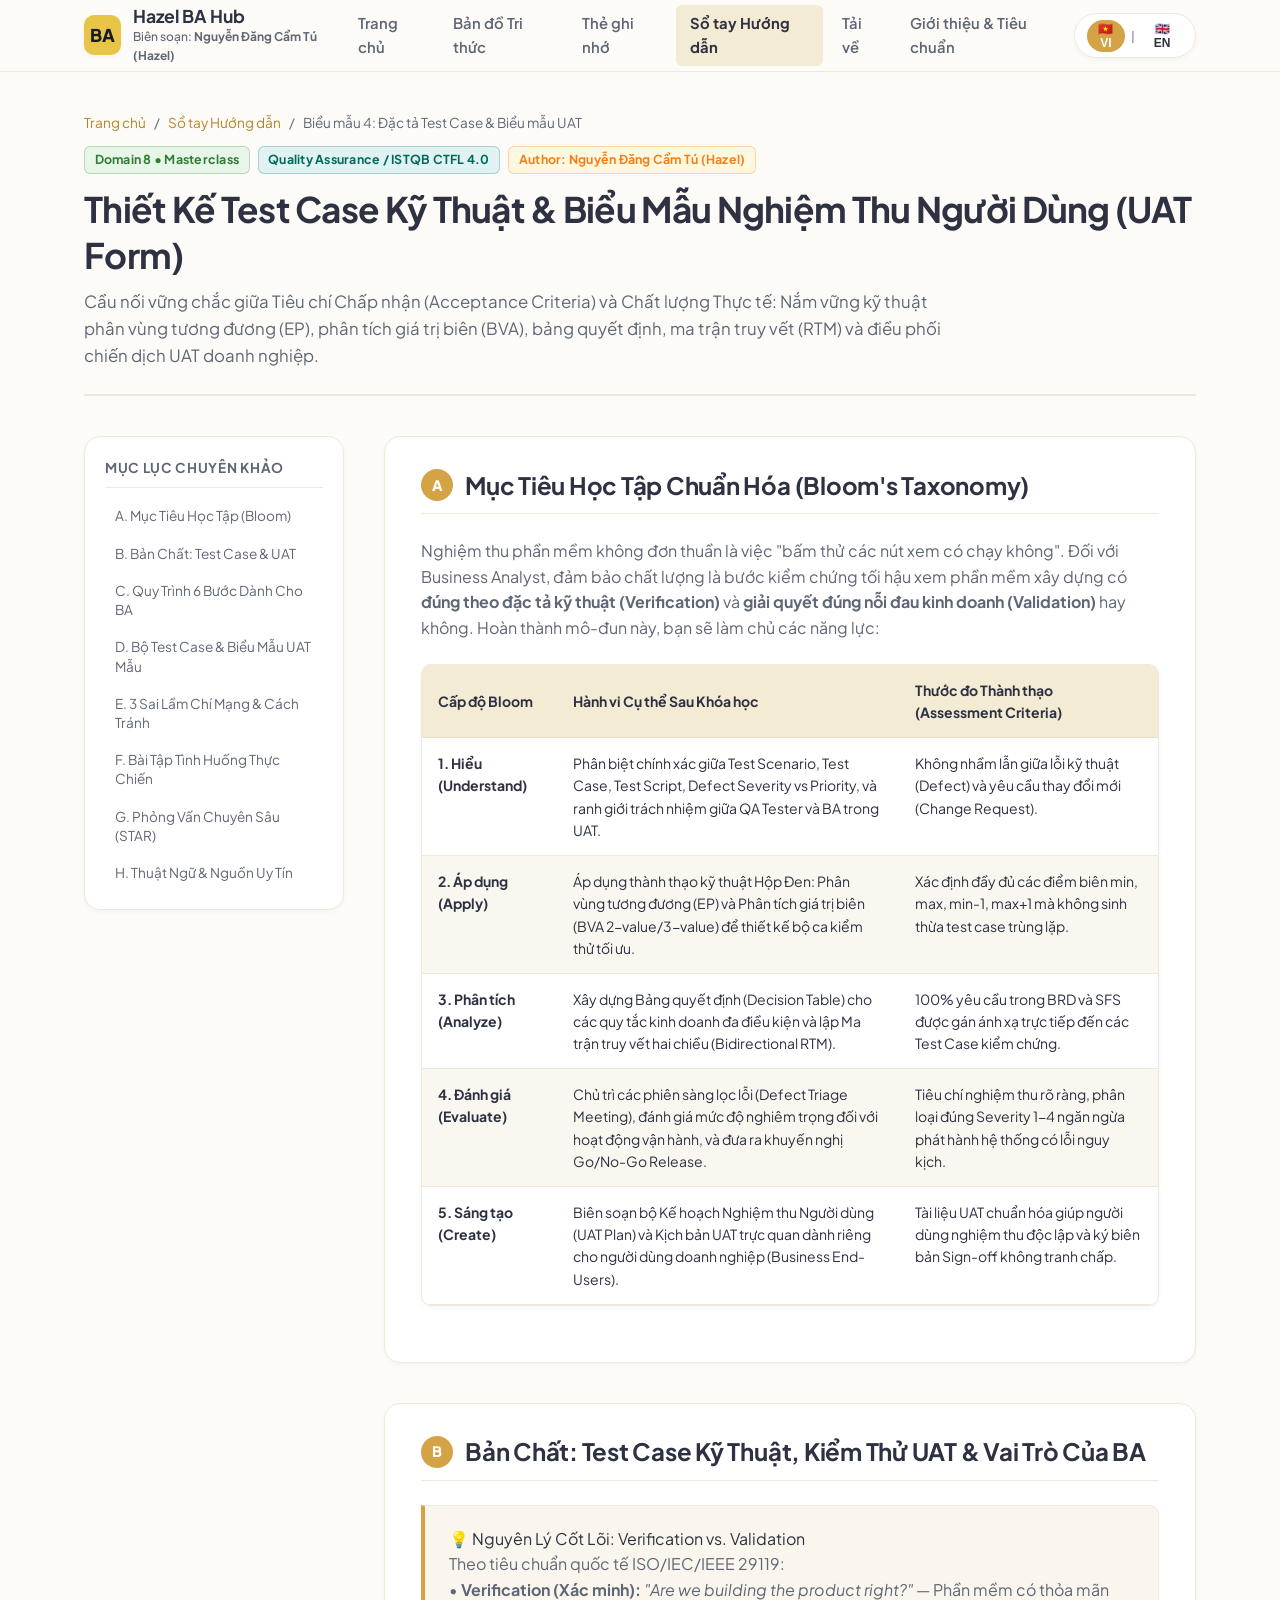
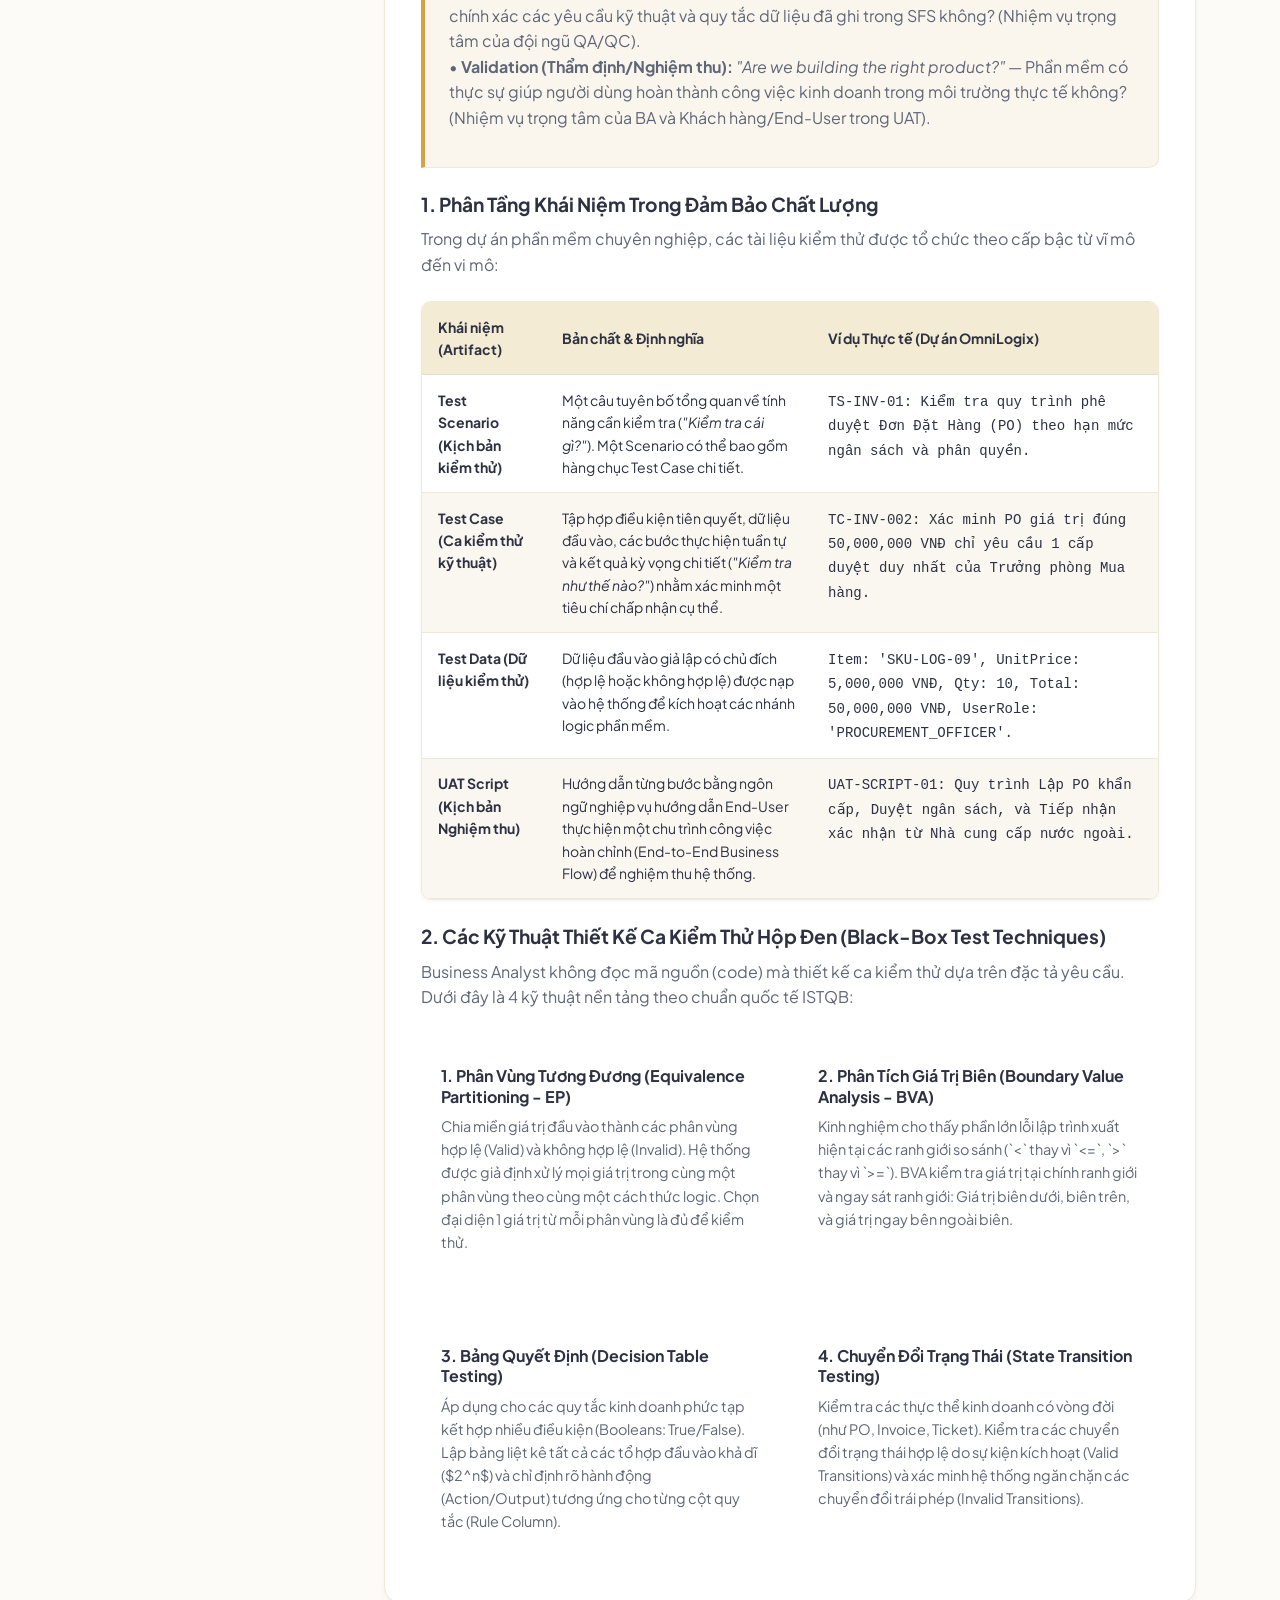
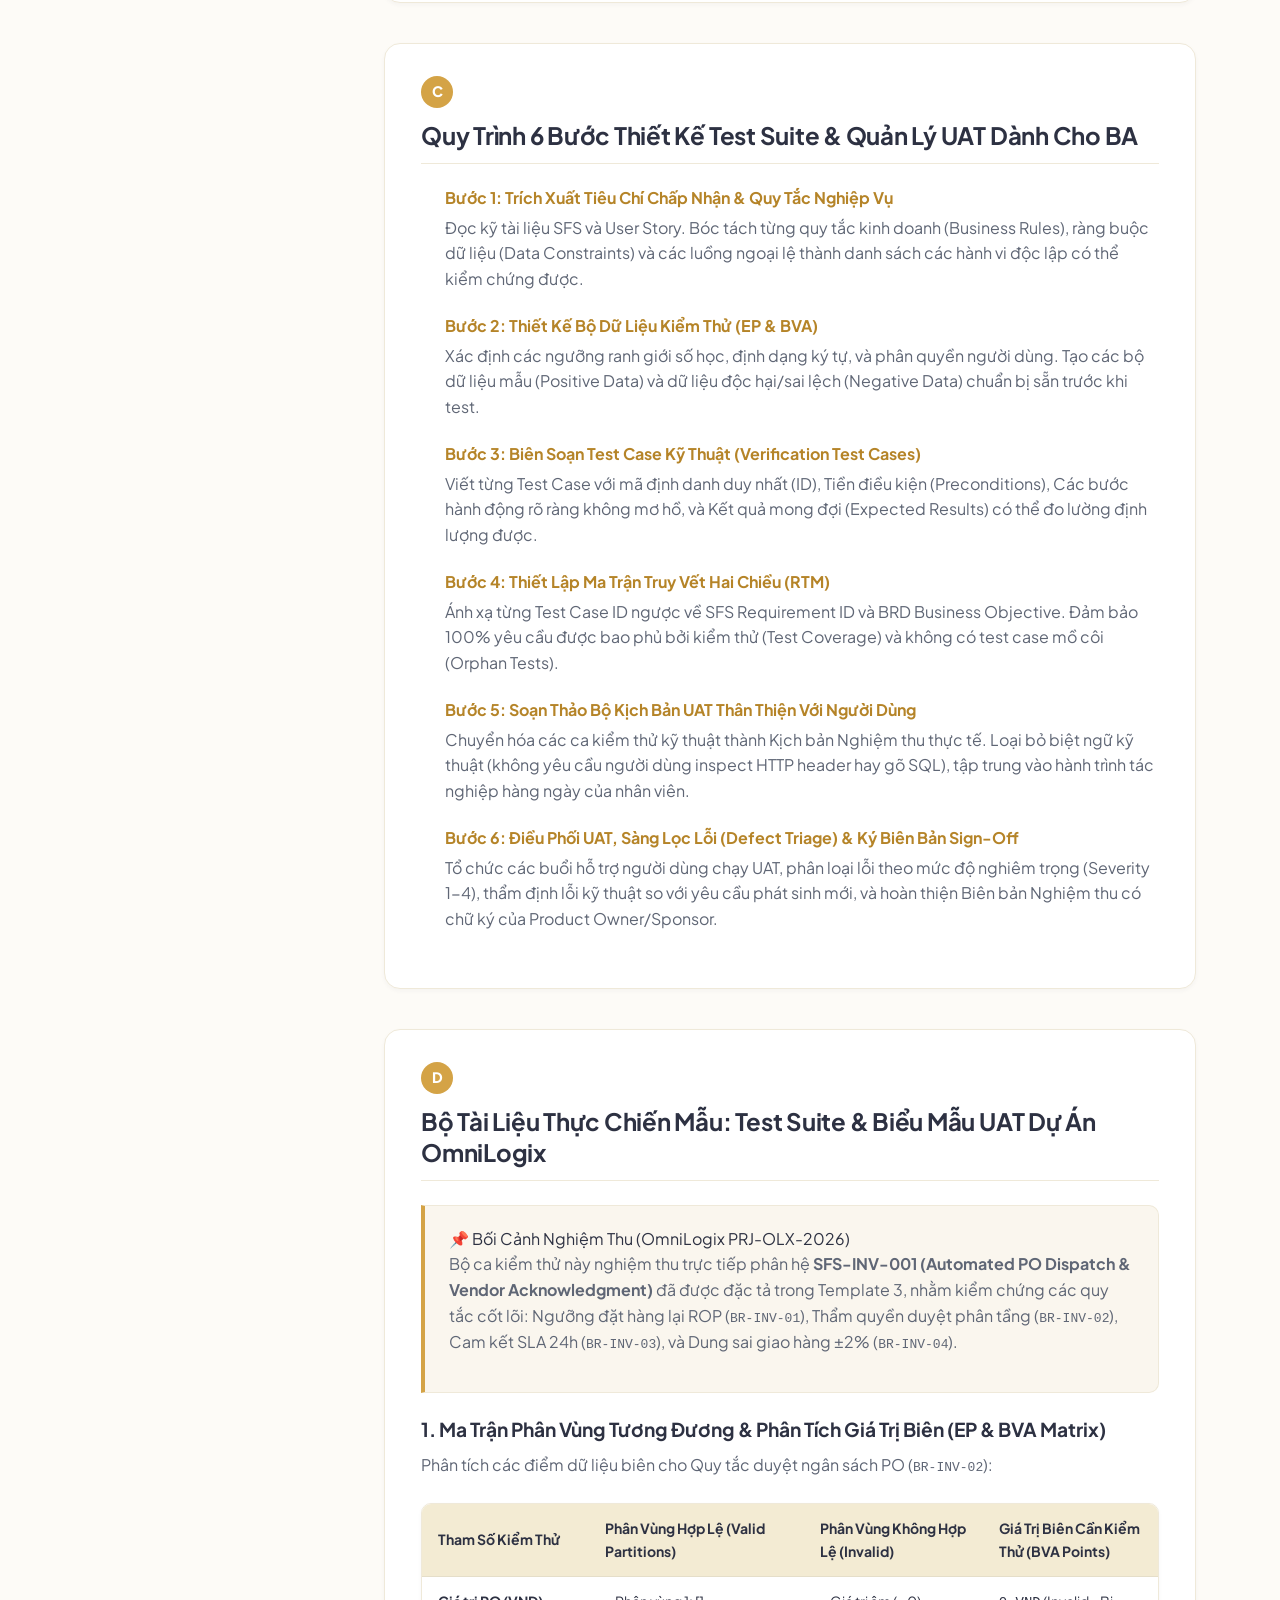
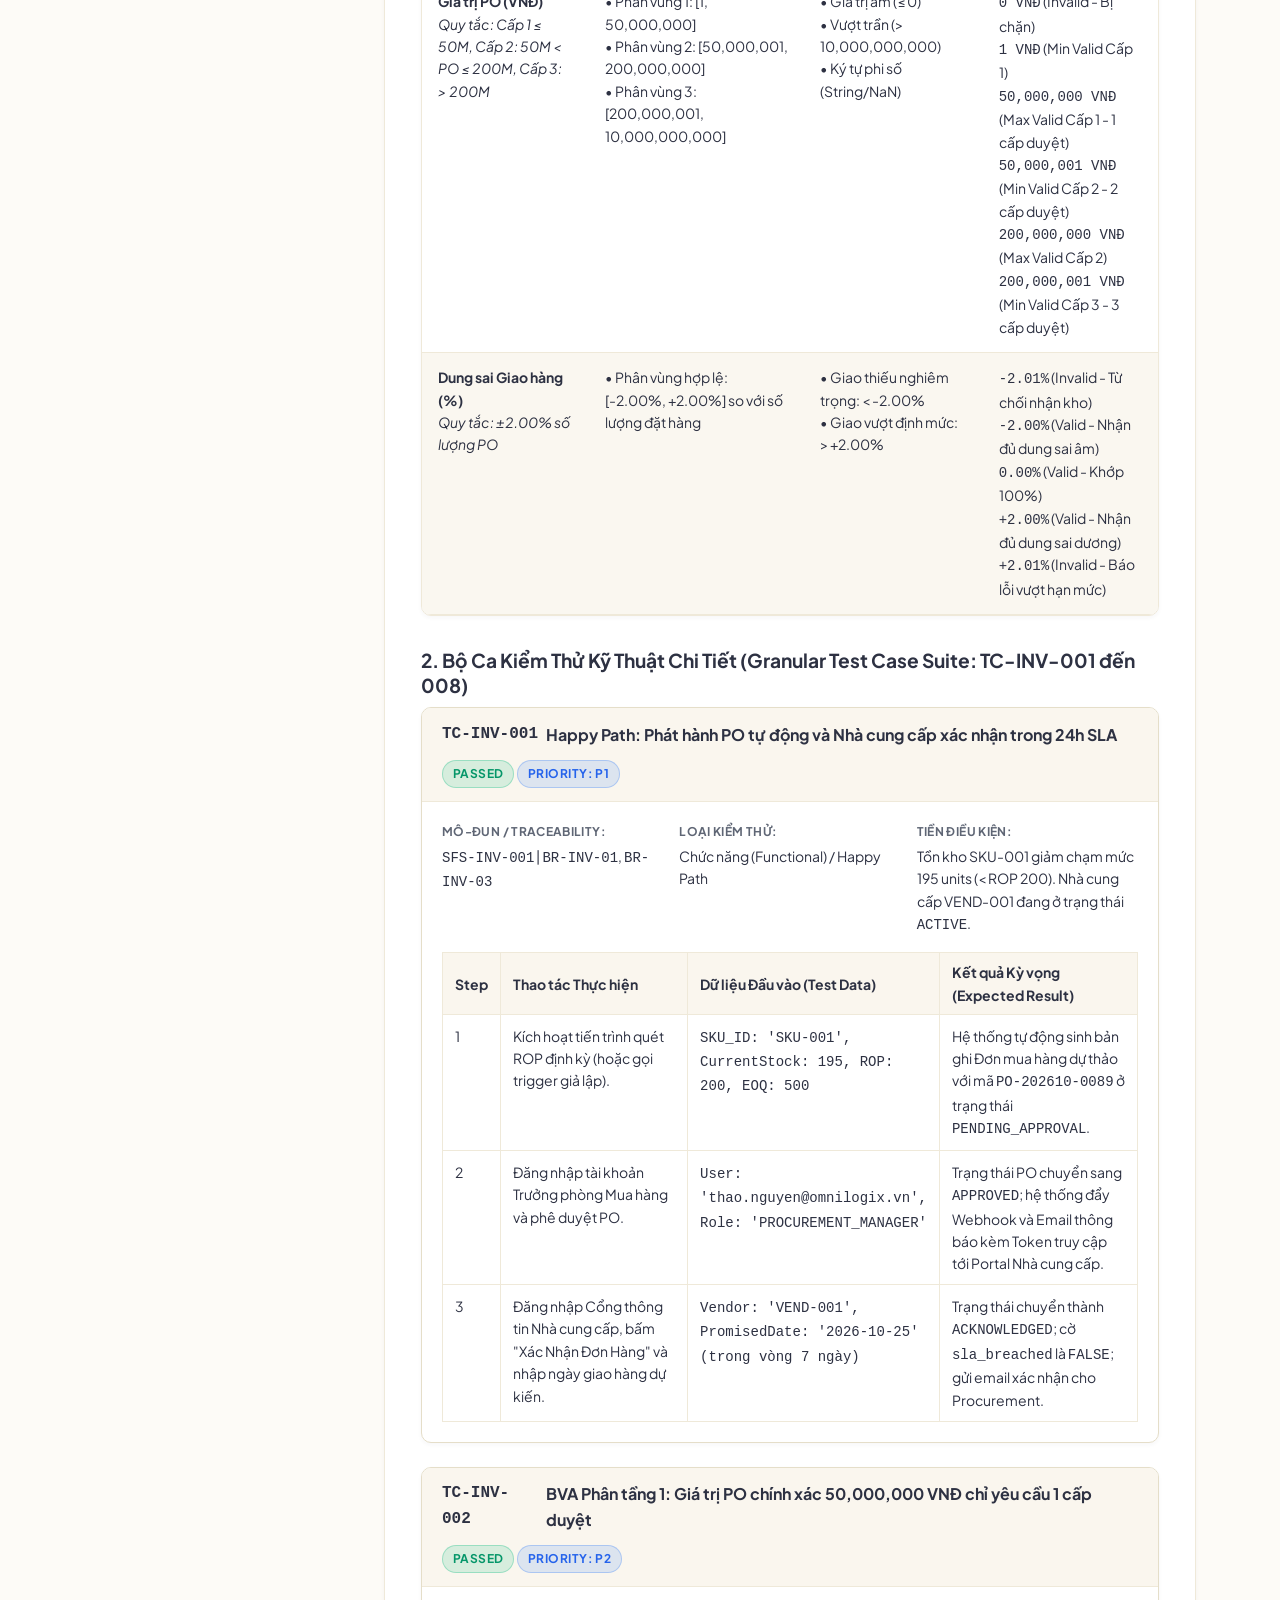
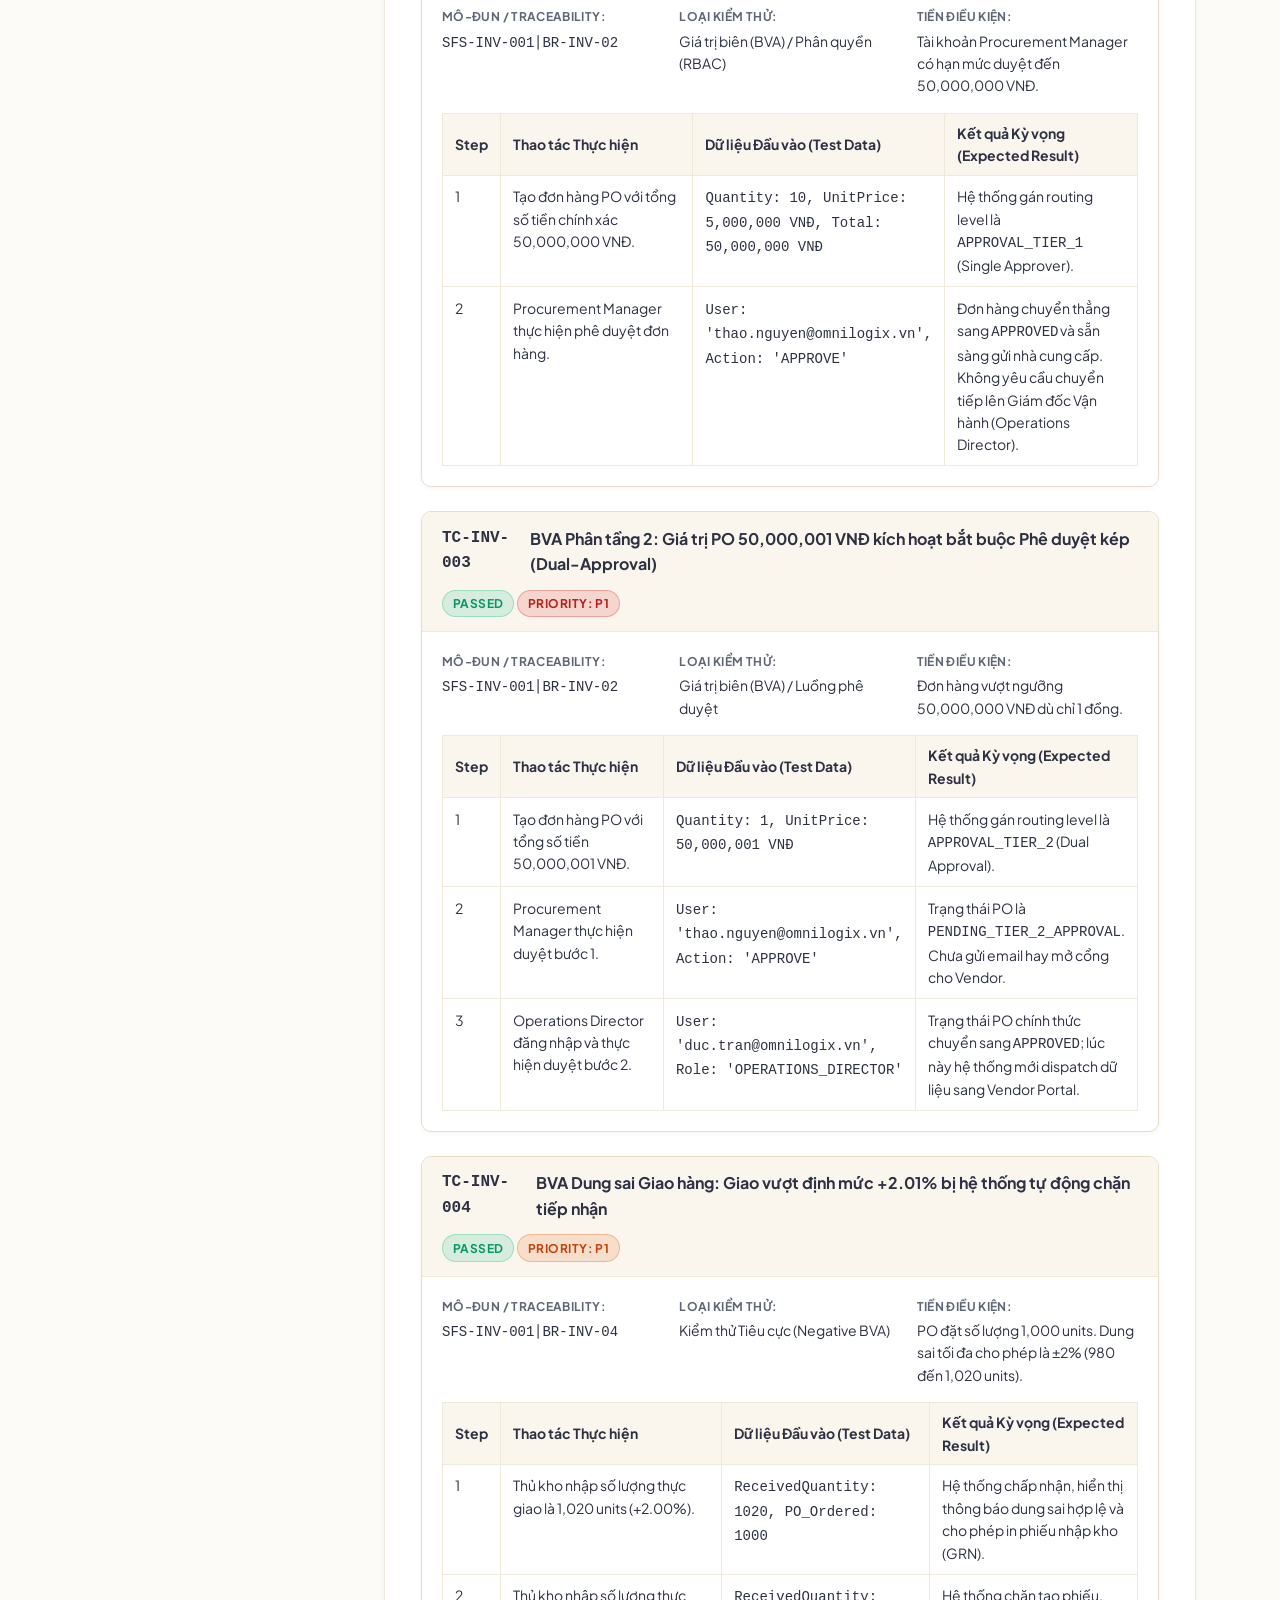
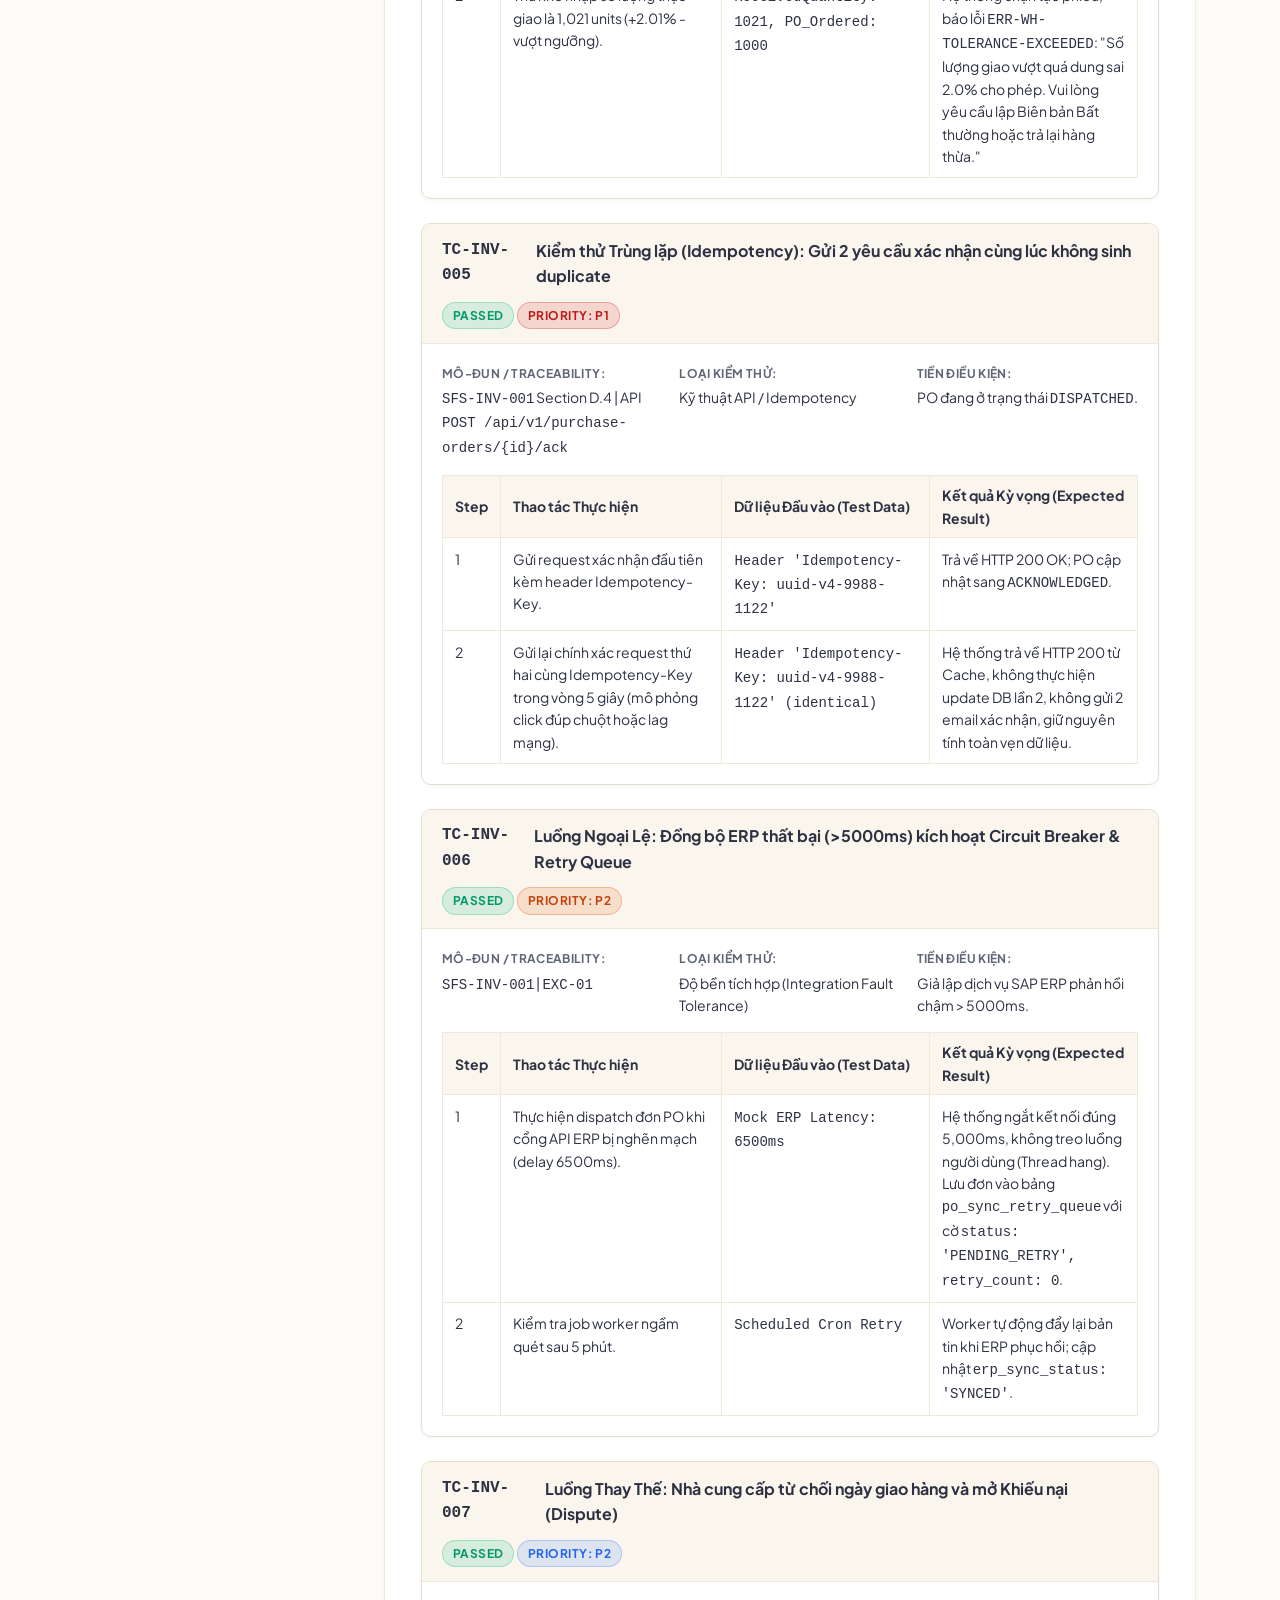
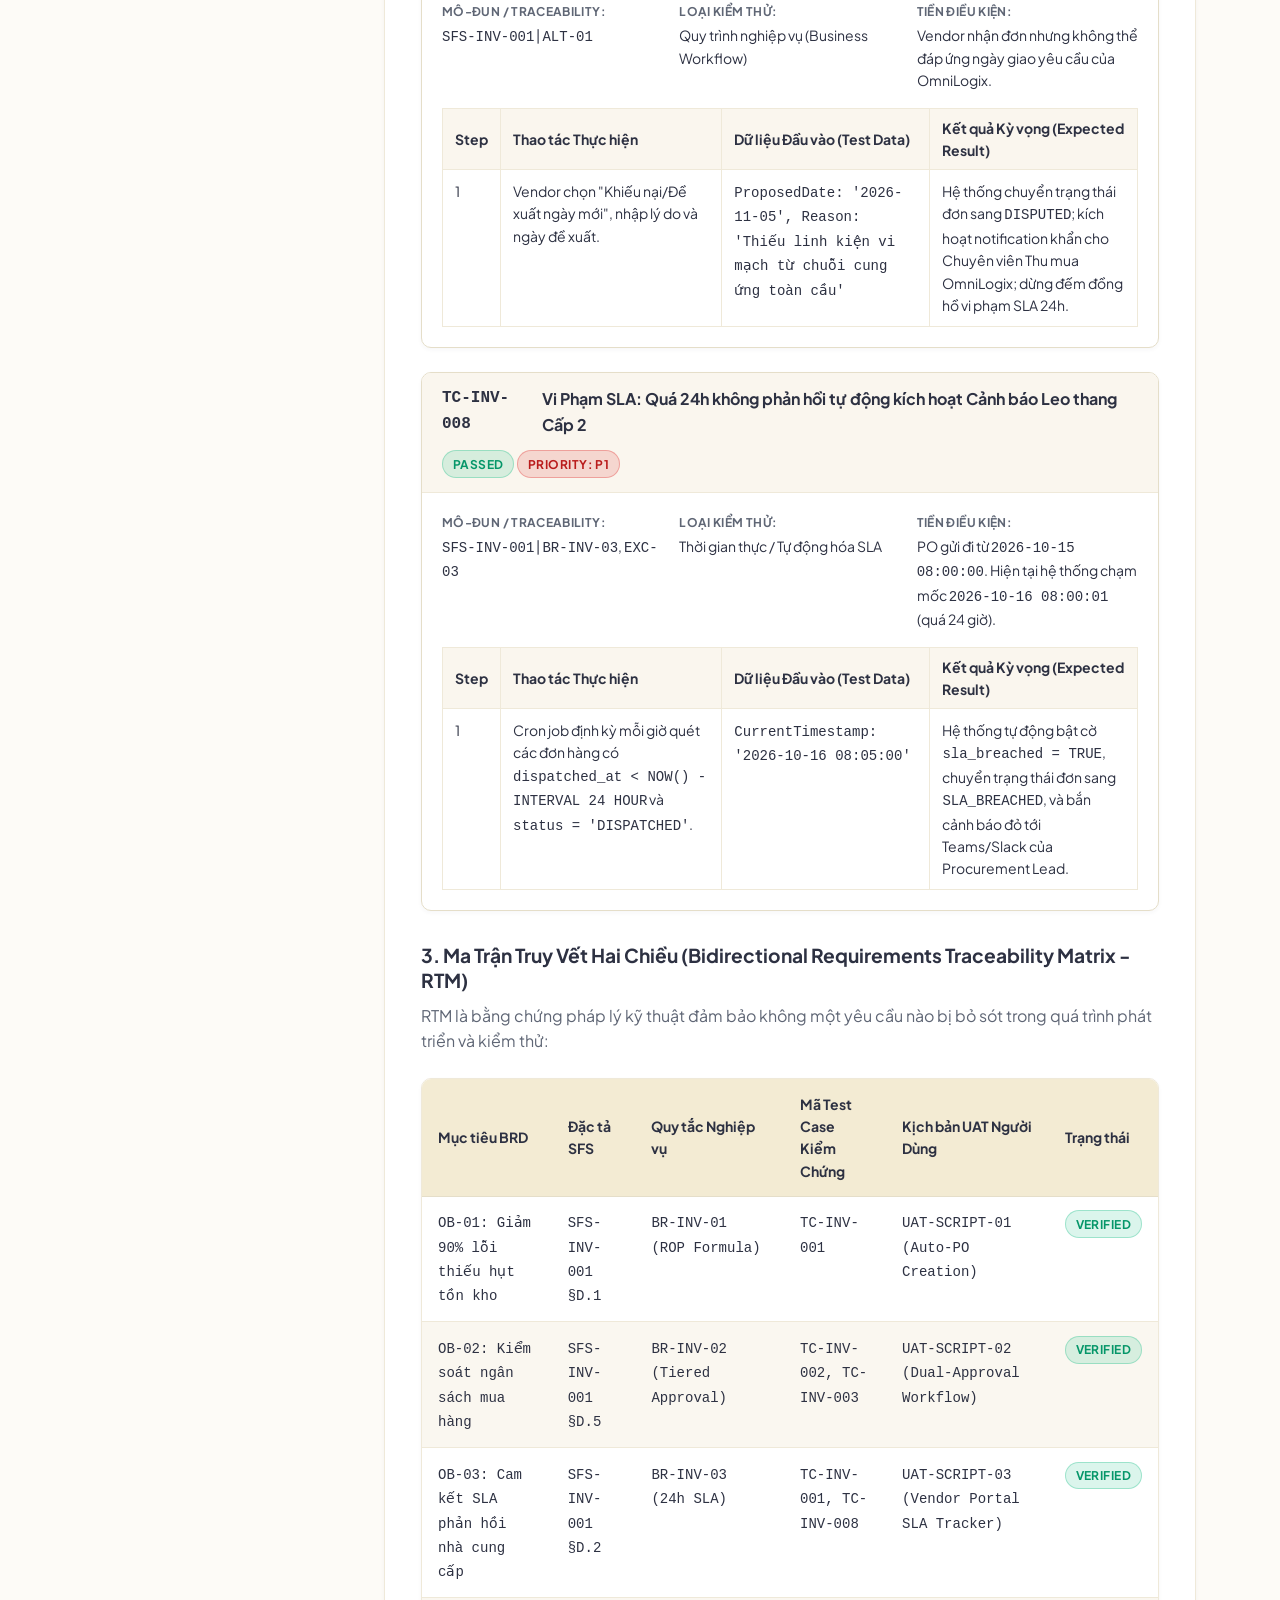
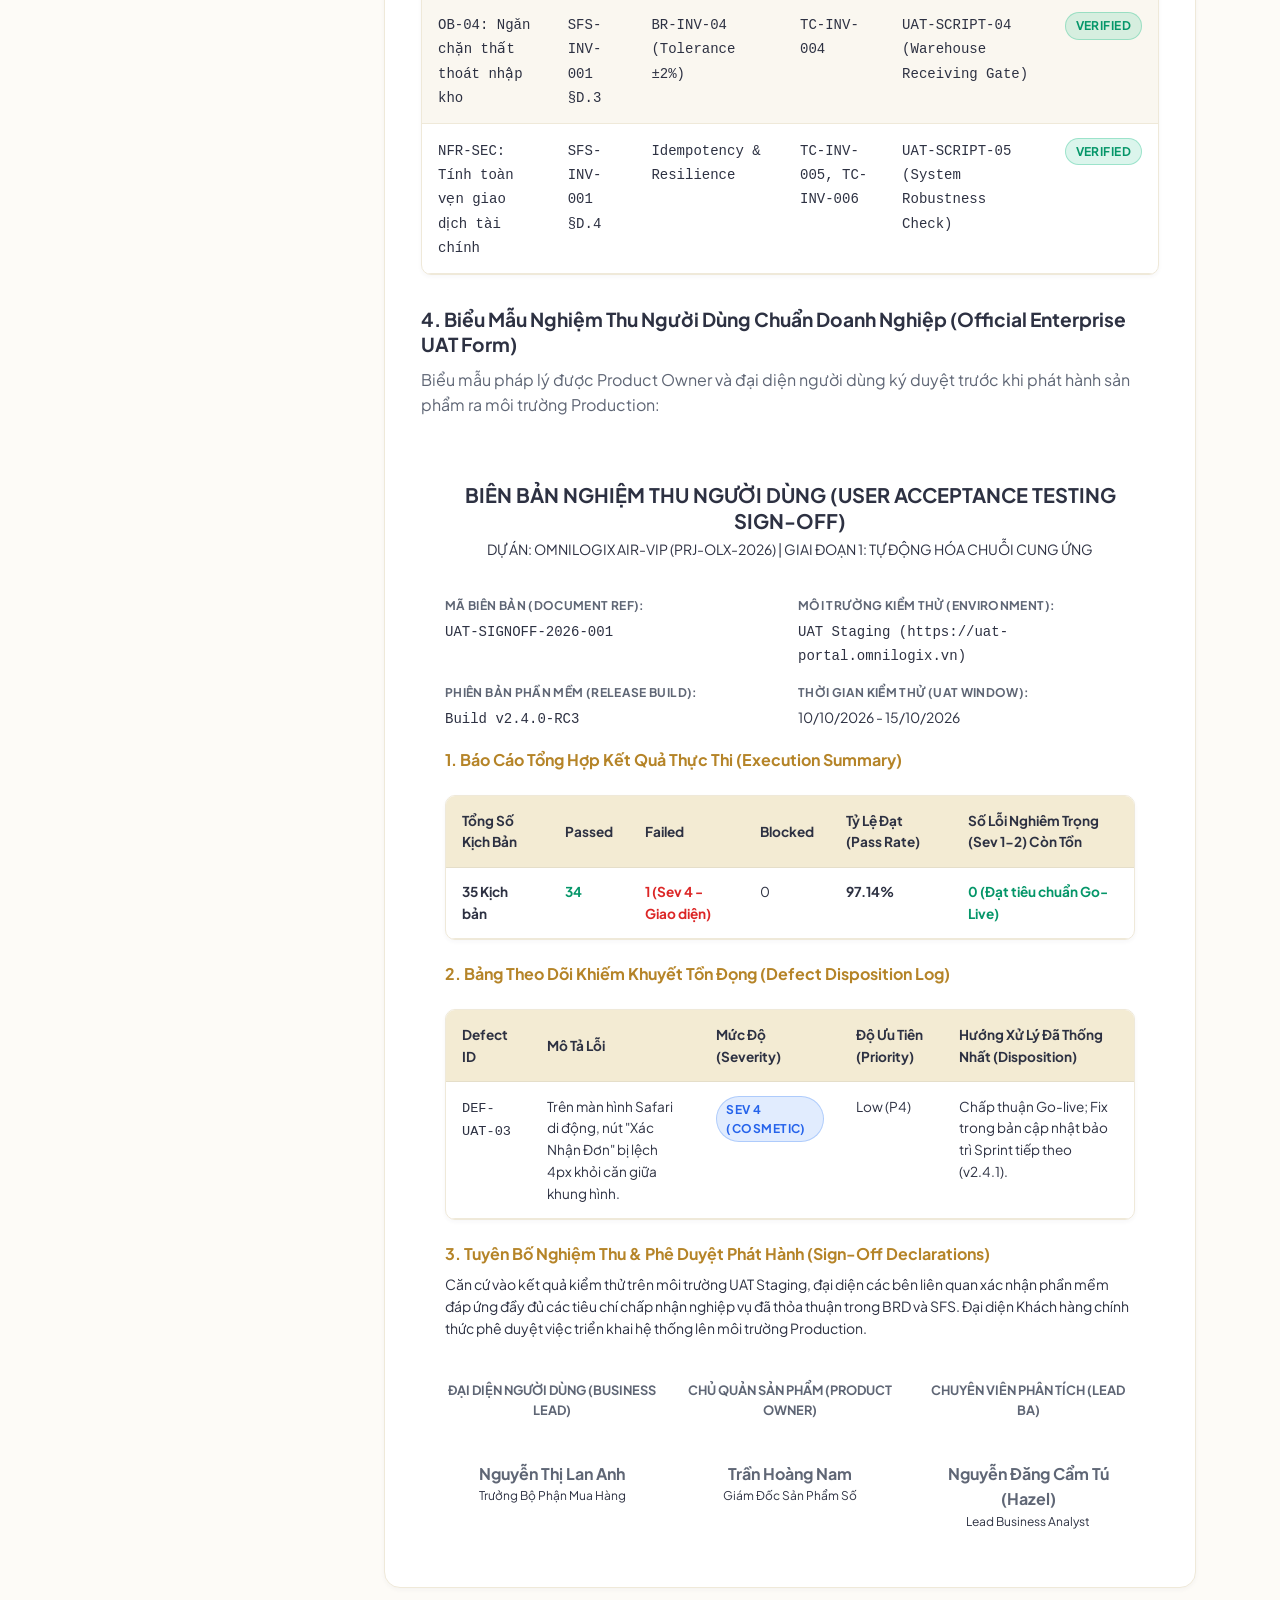
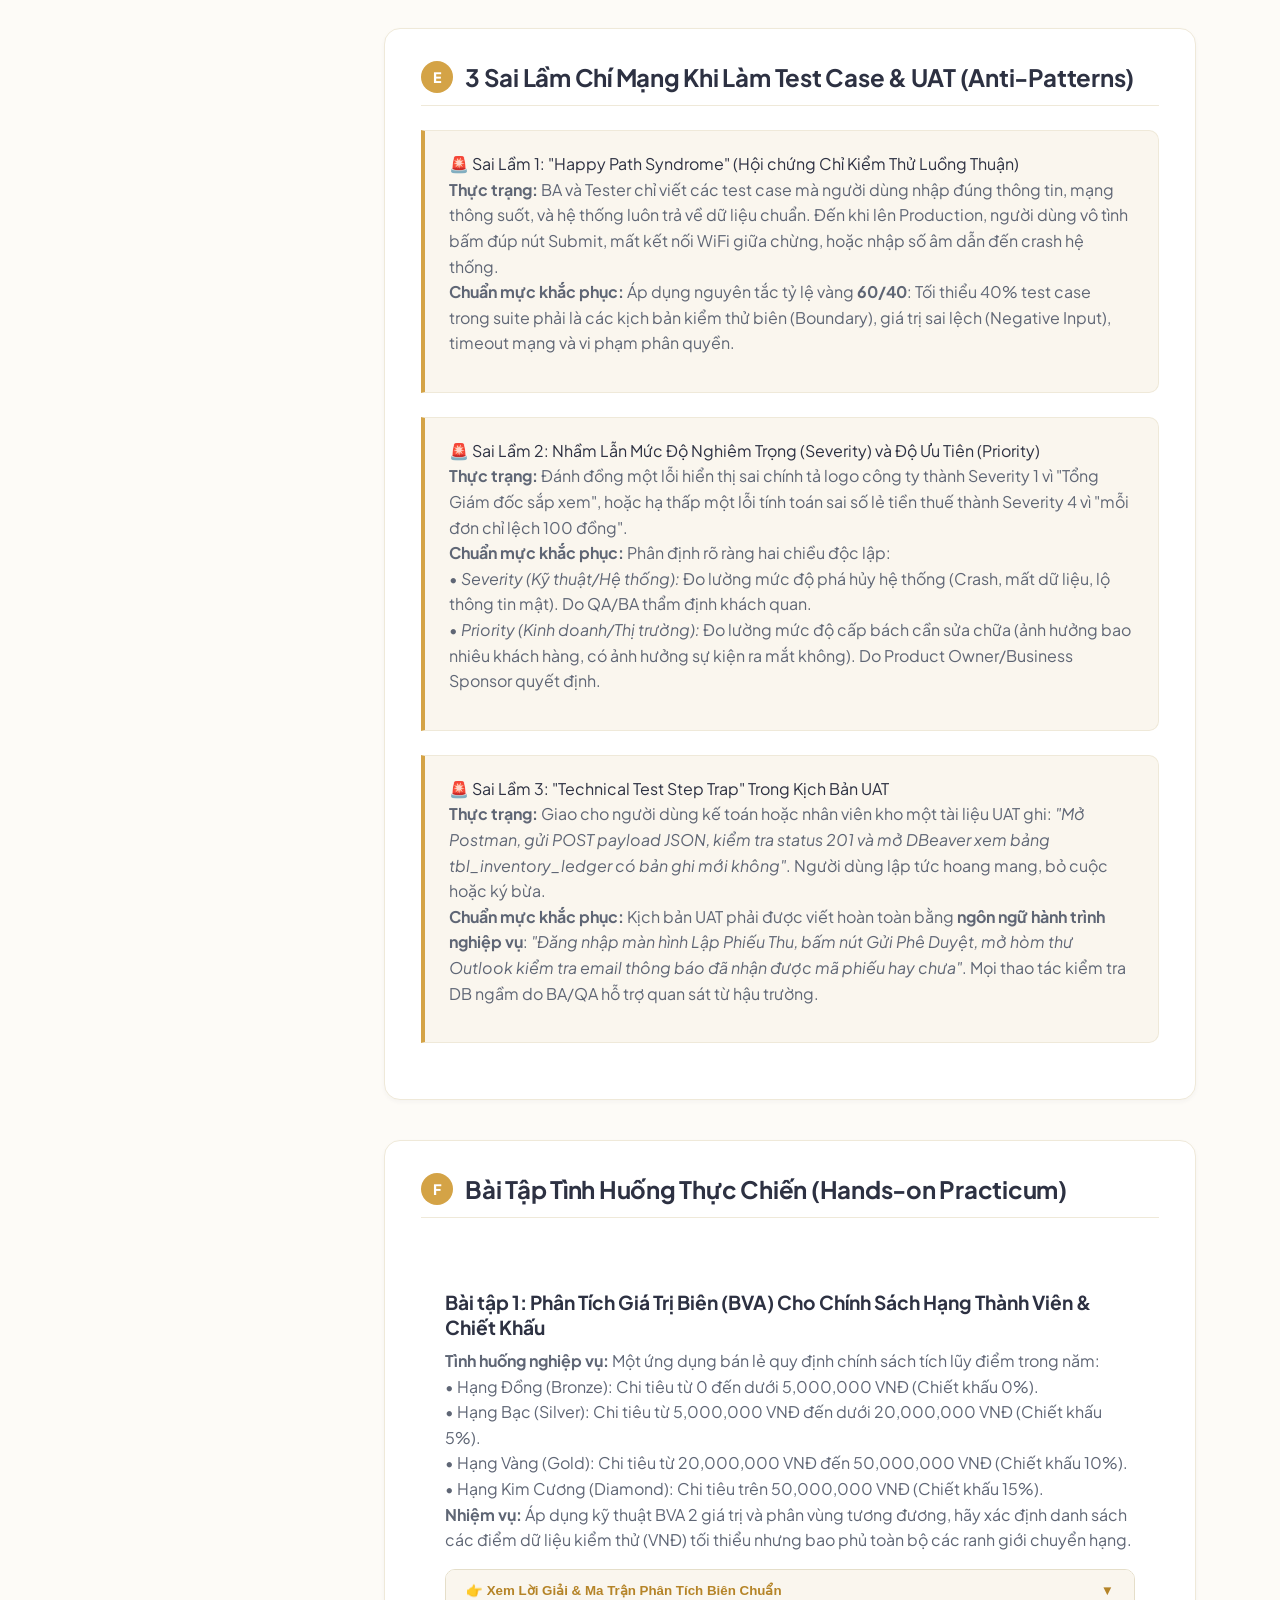
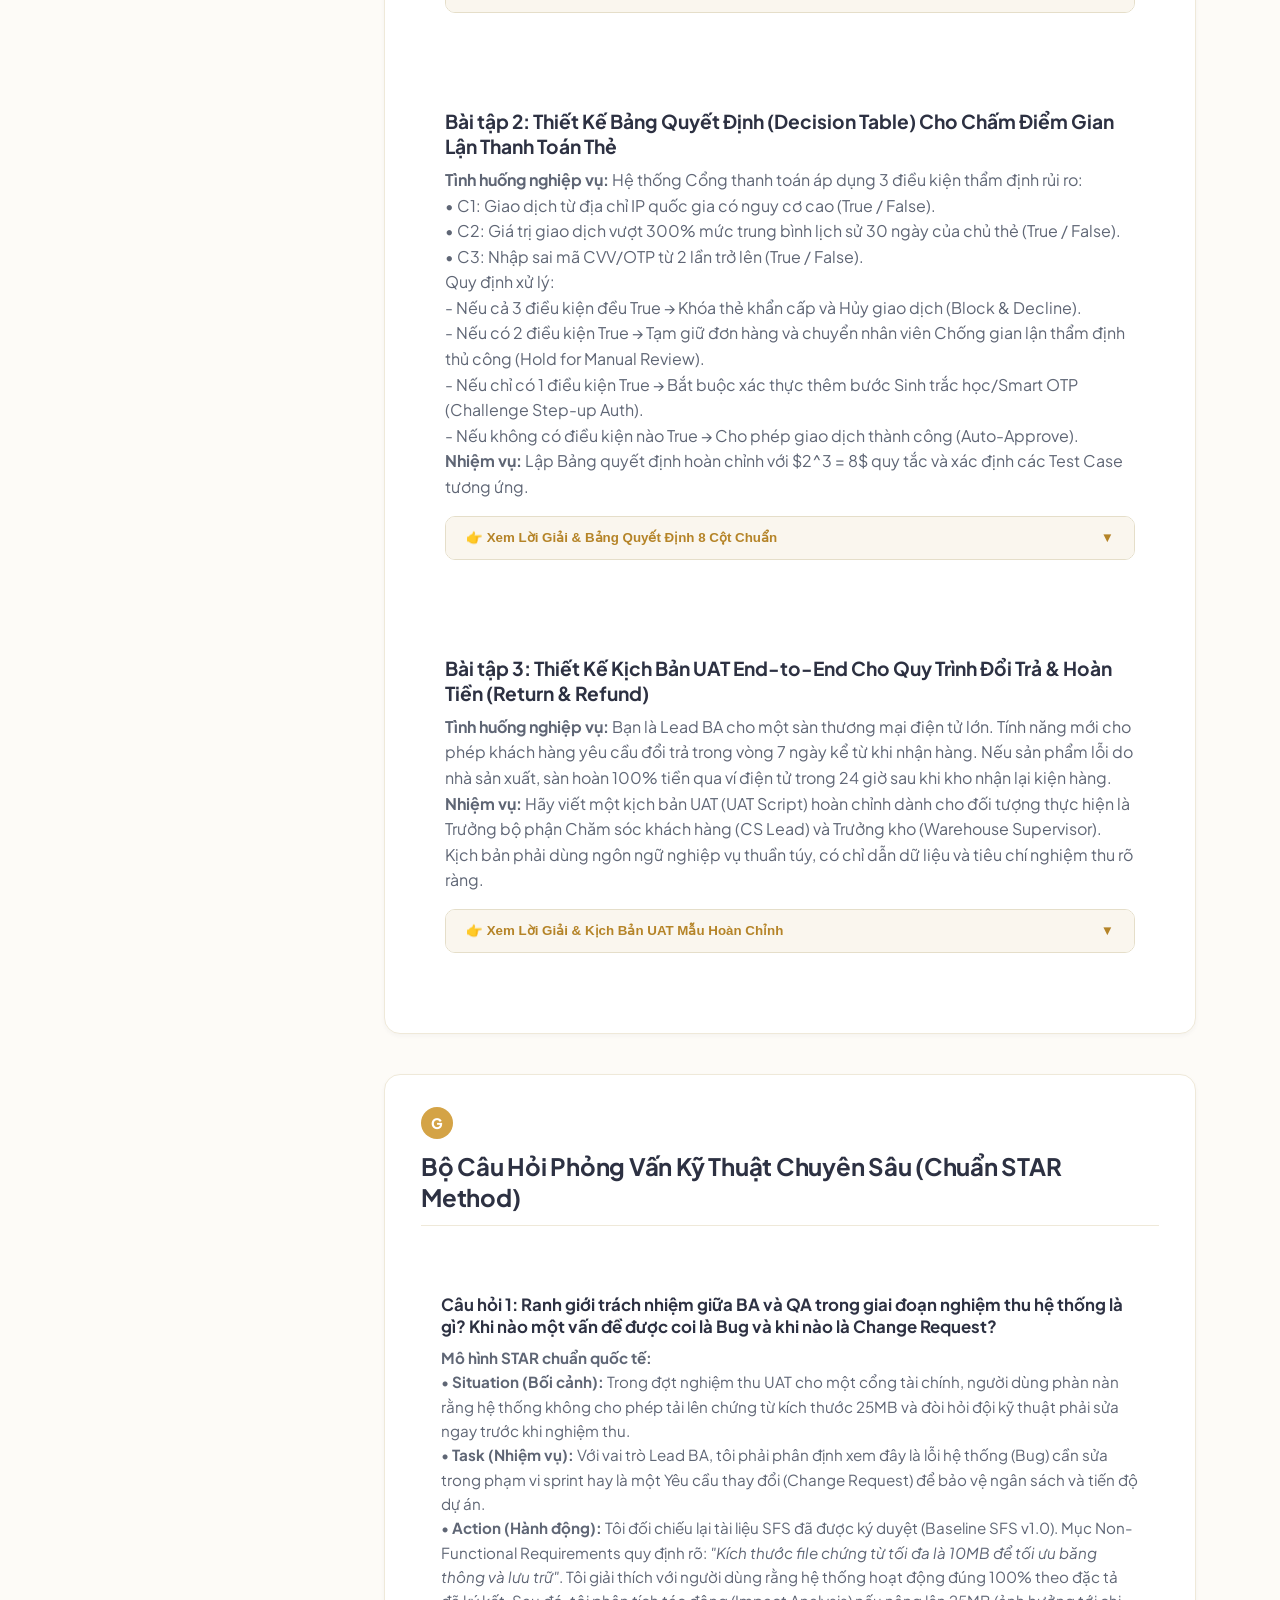
<file: ba-study-materials/modules/test-case-uat-specification/index.html>
<!DOCTYPE html>
<html lang="vi" class="lang-vi">
<head>
  <meta charset="UTF-8">
  <meta name="viewport" content="width=device-width, initial-scale=1.0">
  <title class="lang-vi">Đặc tả Test Case & UAT Form (Test Case & UAT Specification) | Hazel BA Hub</title>
  <title class="lang-en">Test Case & UAT Form Specification Masterclass | Hazel BA Hub</title>
  <meta name="description" content="Hướng dẫn chuyên sâu thiết kế Test Case và biểu mẫu UAT dành cho Business Analyst: Kỹ thuật phân vùng tương đương, phân tích giá trị biên, bảng quyết định, ma trận truy vết RTM và thủ tục nghiệm thu kinh doanh thực chiến.">
  <!-- Fonts -->
  <link rel="preconnect" href="https://fonts.googleapis.com">
  <link rel="preconnect" href="https://fonts.gstatic.com" crossorigin>
  <link href="https://fonts.googleapis.com/css2?family=Plus+Jakarta+Sans:wght@400;500;600;700;800&family=JetBrains+Mono:wght@400;500;600;700&display=swap" rel="stylesheet">
  <!-- Styles -->
  <link rel="stylesheet" href="../../assets/css/main.css">
  <link rel="stylesheet" href="../../assets/css/components.css">
  <link rel="stylesheet" href="../../assets/css/lesson.css">
  <!-- Core i18n -->
  <script src="../../assets/js/i18n.js"></script>
  <style>
    .test-badge {
      display: inline-flex;
      align-items: center;
      gap: 0.35rem;
      padding: 0.2rem 0.6rem;
      border-radius: 9999px;
      font-size: 0.75rem;
      font-weight: 700;
      text-transform: uppercase;
      letter-spacing: 0.04em;
    }
    .badge-pass { background-color: rgba(16, 185, 129, 0.15); color: #059669; border: 1px solid rgba(16, 185, 129, 0.3); }
    .badge-fail { background-color: rgba(239, 68, 68, 0.15); color: #dc2626; border: 1px solid rgba(239, 68, 68, 0.3); }
    .badge-blocked { background-color: rgba(245, 158, 11, 0.15); color: #d97706; border: 1px solid rgba(245, 158, 11, 0.3); }
    .badge-critical { background-color: rgba(220, 38, 38, 0.15); color: #b91c1c; border: 1px solid rgba(220, 38, 38, 0.3); }
    .badge-major { background-color: rgba(234, 88, 12, 0.15); color: #c2410c; border: 1px solid rgba(234, 88, 12, 0.3); }
    .badge-minor { background-color: rgba(59, 130, 246, 0.15); color: #2563eb; border: 1px solid rgba(59, 130, 246, 0.3); }
    .test-case-box {
      border: 1px solid var(--border-card, #e2e8f0);
      border-radius: var(--radius-md);
      background-color: var(--bg-surface, #ffffff);
      margin-bottom: 1.5rem;
      overflow: hidden;
      box-shadow: var(--shadow-sm);
    }
    .test-case-header {
      padding: 0.85rem 1.25rem;
      background: var(--bg-surface-warm, #f8fafc);
      border-bottom: 1px solid var(--border-warm, #e2e8f0);
      display: flex;
      flex-wrap: wrap;
      justify-content: space-between;
      align-items: center;
      gap: 0.75rem;
    }
    .test-case-title {
      font-weight: 700;
      font-size: 1rem;
      color: var(--text-main);
      display: flex;
      align-items: center;
      gap: 0.5rem;
    }
    .test-case-body {
      padding: 1.25rem;
    }
    .tc-grid {
      display: grid;
      grid-template-columns: repeat(auto-fit, minmax(220px, 1fr));
      gap: 1rem;
      margin-bottom: 1rem;
      font-size: 0.875rem;
    }
    .tc-meta-item strong {
      display: block;
      color: var(--text-muted);
      font-size: 0.75rem;
      text-transform: uppercase;
      letter-spacing: 0.03em;
      margin-bottom: 0.2rem;
    }
    .tc-steps-table {
      width: 100%;
      border-collapse: collapse;
      margin-top: 0.75rem;
      font-size: 0.875rem;
    }
    .tc-steps-table th {
      background: var(--bg-surface-warm, #f1f5f9);
      padding: 0.5rem 0.75rem;
      text-align: left;
      border: 1px solid var(--border-warm, #e2e8f0);
    }
    .tc-steps-table td {
      padding: 0.6rem 0.75rem;
      border: 1px solid var(--border-warm, #e2e8f0);
      vertical-align: top;
    }
    .interactive-solution {
      border: 1px solid var(--border-card, #e2e8f0);
      border-radius: var(--radius-md);
      margin-top: 1rem;
      overflow: hidden;
    }
    .solution-trigger {
      width: 100%;
      text-align: left;
      padding: 0.85rem 1.25rem;
      background: var(--bg-surface-warm, #f8fafc);
      border: none;
      font-weight: 600;
      color: var(--color-primary-dark, #b58428);
      cursor: pointer;
      display: flex;
      justify-content: space-between;
      align-items: center;
    }
    .solution-trigger:hover {
      background: var(--bg-surface-hover, #f6f0df);
    }
    .solution-content {
      padding: 1.25rem;
      display: none;
      background: var(--bg-surface, #ffffff);
      border-top: 1px solid var(--border-warm, #e2e8f0);
    }
    .solution-content.active {
      display: block;
    }
  </style>
</head>
<body>
  <!-- SITE HEADER -->
  <header class="site-header">
    <div class="container header-inner">
      <a href="../../" class="brand-link">
        <div class="brand-badge">BA</div>
        <div class="brand-text-wrap">
          <span class="brand-title">Hazel BA Hub</span>
          <span class="brand-author">
            <span class="lang-vi">Biên soạn: <strong>Nguyễn Đăng Cẩm Tú (Hazel)</strong></span>
            <span class="lang-en">Curated by <strong>Nguyễn Đăng Cẩm Tú (Hazel)</strong></span>
          </span>
        </div>
      </a>

      <nav>
        <ul class="nav-menu">
          <li><a href="../../" class="nav-link"><span class="lang-vi">Trang chủ</span><span class="lang-en">Home</span></a></li>
          <li><a href="../../knowledge-map/" class="nav-link"><span class="lang-vi">Bản đồ Tri thức</span><span class="lang-en">Knowledge Map</span></a></li>
          <li><a href="../../flashcards/" class="nav-link"><span class="lang-vi">Thẻ ghi nhớ</span><span class="lang-en">Flashcards</span></a></li>
          <li><a href="../../study-guide/" class="nav-link active"><span class="lang-vi">Sổ tay Hướng dẫn</span><span class="lang-en">Study Guide</span></a></li>
          <li><a href="../../downloads/" class="nav-link"><span class="lang-vi">Tải về</span><span class="lang-en">Downloads</span></a></li>
          <li><a href="../../about/" class="nav-link"><span class="lang-vi">Giới thiệu & Tiêu chuẩn</span><span class="lang-en">About & Standards</span></a></li>
        </ul>
      </nav>

      <div style="display: flex; align-items: center; gap: 0.75rem;">
        <button type="button" class="lang-toggle-btn" title="Chuyển đổi ngôn ngữ / Switch Language" aria-label="Toggle language">
          <span class="lang-pill" data-lang="vi">🇻🇳 VI</span>
          <span style="opacity: 0.4;">|</span>
          <span class="lang-pill" data-lang="en">🇬🇧 EN</span>
        </button>
        <button type="button" class="mobile-nav-toggle" aria-label="Open mobile navigation">☰</button>
      </div>
    </div>
  </header>

  <main class="container lesson-page">
    <!-- Breadcrumb & Hero -->
    <div class="lesson-hero">
      <div class="lesson-breadcrumb">
        <a href="../../"><span class="lang-vi">Trang chủ</span><span class="lang-en">Home</span></a>
        <span>/</span>
        <a href="../../study-guide/"><span class="lang-vi">Sổ tay Hướng dẫn</span><span class="lang-en">Study Guide</span></a>
        <span>/</span>
        <span class="lang-vi">Biểu mẫu 4: Đặc tả Test Case & Biểu mẫu UAT</span>
        <span class="lang-en">Template 4: Test Case & UAT Specification</span>
      </div>

      <div style="display: flex; align-items: center; gap: 0.5rem; margin-bottom: 0.75rem; flex-wrap: wrap;">
        <span class="badge badge-explicit">Domain 8 • Masterclass</span>
        <span class="badge badge-inferred">Quality Assurance / ISTQB CTFL 4.0</span>
        <span class="badge badge-illustrative">Author: Nguyễn Đăng Cẩm Tú (Hazel)</span>
      </div>

      <h1 style="font-size: 2.2rem; margin-bottom: 0.75rem;">
        <span class="lang-vi">Thiết Kế Test Case Kỹ Thuật & Biểu Mẫu Nghiệm Thu Người Dùng (UAT Form)</span>
        <span class="lang-en">Technical Test Case Design & User Acceptance Testing (UAT) Specification</span>
      </h1>
      <p style="font-size: 1.05rem; max-width: 880px; color: var(--text-muted); margin-bottom: 0;">
        <span class="lang-vi">Cầu nối vững chắc giữa Tiêu chí Chấp nhận (Acceptance Criteria) và Chất lượng Thực tế: Nắm vững kỹ thuật phân vùng tương đương (EP), phân tích giá trị biên (BVA), bảng quyết định, ma trận truy vết (RTM) và điều phối chiến dịch UAT doanh nghiệp.</span>
        <span class="lang-en">The definitive bridge between Acceptance Criteria and Production Quality: Master Equivalence Partitioning (EP), Boundary Value Analysis (BVA), Decision Tables, Requirements Traceability Matrix (RTM), and Enterprise UAT orchestration.</span>
      </p>
    </div>

    <!-- Lesson Layout Grid: Sidebar + Main Content -->
    <div class="lesson-layout">
      <!-- Sticky Sidebar Navigation -->
      <aside class="lesson-sidebar">
        <div class="sidebar-title">
          <span class="lang-vi">Mục lục chuyên khảo</span>
          <span class="lang-en">Lesson Contents</span>
        </div>
        <ul class="toc-list">
          <li><a href="#sec-objectives" class="toc-link"><span class="lang-vi">A. Mục Tiêu Học Tập (Bloom)</span><span class="lang-en">A. Learning Objectives</span></a></li>
          <li><a href="#sec-foundations" class="toc-link"><span class="lang-vi">B. Bản Chất: Test Case & UAT</span><span class="lang-en">B. Test Case & UAT Foundations</span></a></li>
          <li><a href="#sec-methodology" class="toc-link"><span class="lang-vi">C. Quy Trình 6 Bước Dành Cho BA</span><span class="lang-en">C. 6-Step BA Quality Workflow</span></a></li>
          <li><a href="#sec-enterprise-suite" class="toc-link"><span class="lang-vi">D. Bộ Test Case & Biểu Mẫu UAT Mẫu</span><span class="lang-en">D. Enterprise Test Suite & UAT Form</span></a></li>
          <li><a href="#sec-anti-patterns" class="toc-link"><span class="lang-vi">E. 3 Sai Lầm Chí Mạng & Cách Tránh</span><span class="lang-en">E. 3 Critical Anti-Patterns</span></a></li>
          <li><a href="#sec-exercises" class="toc-link"><span class="lang-vi">F. Bài Tập Tình Huống Thực Chiến</span><span class="lang-en">F. Hands-on Practicum</span></a></li>
          <li><a href="#sec-interviews" class="toc-link"><span class="lang-vi">G. Phỏng Vấn Chuyên Sâu (STAR)</span><span class="lang-en">G. Technical Interview Q&A</span></a></li>
          <li><a href="#sec-references" class="toc-link"><span class="lang-vi">H. Thuật Ngữ & Nguồn Uy Tín</span><span class="lang-en">H. Glossary & References</span></a></li>
        </ul>
      </aside>

      <!-- Main Lesson Content Area -->
      <article class="lesson-content">
<section id="sec-objectives" class="lesson-section">
        <div class="lesson-section-header">
          <span class="section-num-badge">A</span>
          <h2>
            <span class="lang-vi">Mục Tiêu Học Tập Chuẩn Hóa (Bloom's Taxonomy)</span>
            <span class="lang-en">Standardized Learning Objectives (Bloom's Taxonomy)</span>
          </h2>
        </div>
        <p class="lang-vi">
          Nghiệm thu phần mềm không đơn thuần là việc "bấm thử các nút xem có chạy không". Đối với Business Analyst, đảm bảo chất lượng là bước kiểm chứng tối hậu xem phần mềm xây dựng có <strong>đúng theo đặc tả kỹ thuật (Verification)</strong> và <strong>giải quyết đúng nỗi đau kinh doanh (Validation)</strong> hay không. Hoàn thành mô-đun này, bạn sẽ làm chủ các năng lực:
        </p>
        <p class="lang-en">
          Software acceptance is far more than clicking buttons to see if they work. For a Business Analyst, quality assurance is the ultimate proof that the delivered system is both <strong>built according to technical specification (Verification)</strong> and <strong>solves the genuine business problem (Validation)</strong>. Upon completing this masterclass, you will achieve:
        </p>
        <div class="table-responsive">
          <table class="data-table">
            <thead>
              <tr>
                <th><span class="lang-vi">Cấp độ Bloom</span><span class="lang-en">Bloom Level</span></th>
                <th><span class="lang-vi">Hành vi Cụ thể Sau Khóa học</span><span class="lang-en">Target Behavioral Competency</span></th>
                <th><span class="lang-vi">Thước đo Thành thạo (Assessment Criteria)</span><span class="lang-en">Mastery Evidence</span></th>
              </tr>
            </thead>
            <tbody>
              <tr>
                <td><strong>1. Hiểu (Understand)</strong></td>
                <td>
                  <span class="lang-vi">Phân biệt chính xác giữa Test Scenario, Test Case, Test Script, Defect Severity vs Priority, và ranh giới trách nhiệm giữa QA Tester và BA trong UAT.</span>
                  <span class="lang-en">Precisely distinguish Test Scenarios, Test Cases, Test Scripts, Defect Severity vs Priority, and the boundary of accountability between QA and BA during UAT.</span>
                </td>
                <td><span class="lang-vi">Không nhầm lẫn giữa lỗi kỹ thuật (Defect) và yêu cầu thay đổi mới (Change Request).</span><span class="lang-en">Zero confusion between technical defects and scope change requests.</span></td>
              </tr>
              <tr>
                <td><strong>2. Áp dụng (Apply)</strong></td>
                <td>
                  <span class="lang-vi">Áp dụng thành thạo kỹ thuật Hộp Đen: Phân vùng tương đương (EP) và Phân tích giá trị biên (BVA 2-value/3-value) để thiết kế bộ ca kiểm thử tối ưu.</span>
                  <span class="lang-en">Skillfully apply Black-box testing techniques: Equivalence Partitioning (EP) and Boundary Value Analysis (BVA 2-value/3-value) to craft optimized test suites.</span>
                </td>
                <td><span class="lang-vi">Xác định đầy đủ các điểm biên min, max, min-1, max+1 mà không sinh thừa test case trùng lặp.</span><span class="lang-en">Accurately derive boundary data points (min, max, min-1, max+1) without redundant test duplication.</span></td>
              </tr>
              <tr>
                <td><strong>3. Phân tích (Analyze)</strong></td>
                <td>
                  <span class="lang-vi">Xây dựng Bảng quyết định (Decision Table) cho các quy tắc kinh doanh đa điều kiện và lập Ma trận truy vết hai chiều (Bidirectional RTM).</span>
                  <span class="lang-en">Construct combinatorial Decision Tables for complex multi-condition business rules and establish a Bidirectional Requirements Traceability Matrix (RTM).</span>
                </td>
                <td><span class="lang-vi">100% yêu cầu trong BRD và SFS được gán ánh xạ trực tiếp đến các Test Case kiểm chứng.</span><span class="lang-en">100% of functional requirements in BRD/SFS mapped to verifiable Test Cases.</span></td>
              </tr>
              <tr>
                <td><strong>4. Đánh giá (Evaluate)</strong></td>
                <td>
                  <span class="lang-vi">Chủ trì các phiên sàng lọc lỗi (Defect Triage Meeting), đánh giá mức độ nghiêm trọng đối với hoạt động vận hành, và đưa ra khuyến nghị Go/No-Go Release.</span>
                  <span class="lang-en">Lead Defect Triage sessions, assess operational impact on business continuity, and deliver objective Go/No-Go release recommendations.</span>
                </td>
                <td><span class="lang-vi">Tiêu chí nghiệm thu rõ ràng, phân loại đúng Severity 1-4 ngăn ngừa phát hành hệ thống có lỗi nguy kịch.</span><span class="lang-en">Rigorous acceptance criteria and accurate Sev 1-4 classification preventing critical escapes to production.</span></td>
              </tr>
              <tr>
                <td><strong>5. Sáng tạo (Create)</strong></td>
                <td>
                  <span class="lang-vi">Biên soạn bộ Kế hoạch Nghiệm thu Người dùng (UAT Plan) và Kịch bản UAT trực quan dành riêng cho người dùng doanh nghiệp (Business End-Users).</span>
                  <span class="lang-en">Author comprehensive User Acceptance Testing (UAT) Plans and intuitive business-centric UAT scripts tailored for non-technical stakeholders.</span>
                </td>
                <td><span class="lang-vi">Tài liệu UAT chuẩn hóa giúp người dùng nghiệm thu độc lập và ký biên bản Sign-off không tranh chấp.</span><span class="lang-en">Standardized UAT documentation enabling autonomous user execution and uncontested sign-off.</span></td>
              </tr>
            </tbody>
          </table>
        </div>
      </section>

      <!-- SECTION B: CONCEPTUAL FOUNDATIONS -->
      <section id="sec-foundations" class="lesson-section">
        <div class="lesson-section-header">
          <span class="section-num-badge">B</span>
          <h2>
            <span class="lang-vi">Bản Chất: Test Case Kỹ Thuật, Kiểm Thử UAT & Vai Trò Của BA</span>
            <span class="lang-en">Foundations: Technical Test Cases, UAT & The BA's Distinct Quality Mandate</span>
          </h2>
        </div>

        <div class="callout callout-info">
          <div class="callout-title">
            <span class="lang-vi">💡 Nguyên Lý Cốt Lõi: Verification vs. Validation</span>
            <span class="lang-en">💡 Core Principle: Verification vs. Validation</span>
          </div>
          <p class="lang-vi">
            Theo tiêu chuẩn quốc tế ISO/IEC/IEEE 29119:<br>
            • <strong>Verification (Xác minh):</strong> <em>"Are we building the product right?"</em> — Phần mềm có thỏa mãn chính xác các yêu cầu kỹ thuật và quy tắc dữ liệu đã ghi trong SFS không? (Nhiệm vụ trọng tâm của đội ngũ QA/QC).<br>
            • <strong>Validation (Thẩm định/Nghiệm thu):</strong> <em>"Are we building the right product?"</em> — Phần mềm có thực sự giúp người dùng hoàn thành công việc kinh doanh trong môi trường thực tế không? (Nhiệm vụ trọng tâm của BA và Khách hàng/End-User trong UAT).
          </p>
          <p class="lang-en">
            Per ISO/IEC/IEEE 29119 international standards:<br>
            • <strong>Verification:</strong> <em>"Are we building the product right?"</em> — Does the software strictly satisfy the functional rules, data constraints, and interface specifications written in the SFS? (Primary mandate of QA/QC engineers).<br>
            • <strong>Validation:</strong> <em>"Are we building the right product?"</em> — Does the delivered solution genuinely empower business users to achieve their operational goals in real production-like scenarios? (Primary mandate of BA and Business Users during UAT).
          </p>
        </div>

        <h3 style="margin-top: 1.5rem;">
          <span class="lang-vi">1. Phân Tầng Khái Niệm Trong Đảm Bảo Chất Lượng</span>
          <span class="lang-en">1. Hierarchical Taxonomy of Testing Artifacts</span>
        </h3>
        <p class="lang-vi">
          Trong dự án phần mềm chuyên nghiệp, các tài liệu kiểm thử được tổ chức theo cấp bậc từ vĩ mô đến vi mô:
        </p>
        <p class="lang-en">
          In mature software engineering organizations, testing artifacts are organized in a disciplined structural hierarchy from strategic to granular:
        </p>

        <div class="table-responsive">
          <table class="data-table">
            <thead>
              <tr>
                <th><span class="lang-vi">Khái niệm (Artifact)</span><span class="lang-en">Artifact</span></th>
                <th><span class="lang-vi">Bản chất & Định nghĩa</span><span class="lang-en">Definition & Purpose</span></th>
                <th><span class="lang-vi">Ví dụ Thực tế (Dự án OmniLogix)</span><span class="lang-en">Concrete Project Example (OmniLogix)</span></th>
              </tr>
            </thead>
            <tbody>
              <tr>
                <td><strong>Test Scenario (Kịch bản kiểm thử)</strong></td>
                <td>
                  <span class="lang-vi">Một câu tuyên bố tổng quan về tính năng cần kiểm tra (<em>"Kiểm tra cái gì?"</em>). Một Scenario có thể bao gồm hàng chục Test Case chi tiết.</span>
                  <span class="lang-en">A high-level declaration of functionality to test (<em>"What to test?"</em>). A single scenario encompasses multiple granular test cases.</span>
                </td>
                <td><code>TS-INV-01: Kiểm tra quy trình phê duyệt Đơn Đặt Hàng (PO) theo hạn mức ngân sách và phân quyền.</code></td>
              </tr>
              <tr>
                <td><strong>Test Case (Ca kiểm thử kỹ thuật)</strong></td>
                <td>
                  <span class="lang-vi">Tập hợp điều kiện tiên quyết, dữ liệu đầu vào, các bước thực hiện tuần tự và kết quả kỳ vọng chi tiết (<em>"Kiểm tra như thế nào?"</em>) nhằm xác minh một tiêu chí chấp nhận cụ thể.</span>
                  <span class="lang-en">A formalized set of preconditions, input values, chronological steps, and expected outcomes (<em>"How to test?"</em>) validating an explicit acceptance criterion.</span>
                </td>
                <td><code>TC-INV-002: Xác minh PO giá trị đúng 50,000,000 VNĐ chỉ yêu cầu 1 cấp duyệt duy nhất của Trưởng phòng Mua hàng.</code></td>
              </tr>
              <tr>
                <td><strong>Test Data (Dữ liệu kiểm thử)</strong></td>
                <td>
                  <span class="lang-vi">Dữ liệu đầu vào giả lập có chủ đích (hợp lệ hoặc không hợp lệ) được nạp vào hệ thống để kích hoạt các nhánh logic phần mềm.</span>
                  <span class="lang-en">Deliberately curated input datasets (valid or invalid) injected into the system to exercise targeted code branches and state transitions.</span>
                </td>
                <td><code>Item: 'SKU-LOG-09', UnitPrice: 5,000,000 VNĐ, Qty: 10, Total: 50,000,000 VNĐ, UserRole: 'PROCUREMENT_OFFICER'.</code></td>
              </tr>
              <tr>
                <td><strong>UAT Script (Kịch bản Nghiệm thu)</strong></td>
                <td>
                  <span class="lang-vi">Hướng dẫn từng bước bằng ngôn ngữ nghiệp vụ hướng dẫn End-User thực hiện một chu trình công việc hoàn chỉnh (End-to-End Business Flow) để nghiệm thu hệ thống.</span>
                  <span class="lang-en">Step-by-step guidance written in business terminology instructing end-users to execute end-to-end operational workflows for system sign-off.</span>
                </td>
                <td><code>UAT-SCRIPT-01: Quy trình Lập PO khẩn cấp, Duyệt ngân sách, và Tiếp nhận xác nhận từ Nhà cung cấp nước ngoài.</code></td>
              </tr>
            </tbody>
          </table>
        </div>

        <h3 style="margin-top: 1.5rem;">
          <span class="lang-vi">2. Các Kỹ Thuật Thiết Kế Ca Kiểm Thử Hộp Đen (Black-Box Test Techniques)</span>
          <span class="lang-en">2. Essential Black-Box Test Design Techniques for BAs</span>
        </h3>
        <p class="lang-vi">
          Business Analyst không đọc mã nguồn (code) mà thiết kế ca kiểm thử dựa trên đặc tả yêu cầu. Dưới đây là 4 kỹ thuật nền tảng theo chuẩn quốc tế ISTQB:
        </p>
        <p class="lang-en">
          Business Analysts test against specifications rather than source code. The following 4 black-box techniques from ISTQB standards are essential for robust test coverage:
        </p>

        <div class="grid-2-col" style="display: grid; grid-template-columns: repeat(auto-fit, minmax(280px, 1fr)); gap: 1rem; margin-top: 1rem;">
          <div class="card" style="padding: 1.25rem; border: 1px solid var(--border-color); border-radius: var(--radius-md);">
            <h4 style="color: var(--brand-primary); margin-bottom: 0.5rem;">
              <span class="lang-vi">1. Phân Vùng Tương Đương (Equivalence Partitioning - EP)</span>
              <span class="lang-en">1. Equivalence Partitioning (EP)</span>
            </h4>
            <p class="lang-vi" style="font-size: 0.9rem;">
              Chia miền giá trị đầu vào thành các phân vùng hợp lệ (Valid) và không hợp lệ (Invalid). Hệ thống được giả định xử lý mọi giá trị trong cùng một phân vùng theo cùng một cách thức logic. Chọn đại diện 1 giá trị từ mỗi phân vùng là đủ để kiểm thử.
            </p>
            <p class="lang-en" style="font-size: 0.9rem;">
              Divides input domains into valid and invalid partitions where the system is expected to process all values within a partition identically. Testing one representative value per partition provides sufficient coverage.
            </p>
          </div>

          <div class="card" style="padding: 1.25rem; border: 1px solid var(--border-color); border-radius: var(--radius-md);">
            <h4 style="color: var(--brand-primary); margin-bottom: 0.5rem;">
              <span class="lang-vi">2. Phân Tích Giá Trị Biên (Boundary Value Analysis - BVA)</span>
              <span class="lang-en">2. Boundary Value Analysis (BVA)</span>
            </h4>
            <p class="lang-vi" style="font-size: 0.9rem;">
              Kinh nghiệm cho thấy phần lớn lỗi lập trình xuất hiện tại các ranh giới so sánh (`<` thay vì `<=`, `>` thay vì `>=`). BVA kiểm tra giá trị tại chính ranh giới và ngay sát ranh giới: Giá trị biên dưới, biên trên, và giá trị ngay bên ngoài biên.
            </p>
            <p class="lang-en" style="font-size: 0.9rem;">
              Historical defect data proves flaws cluster at relational boundaries (`<` vs `<=`). BVA tests exact boundary thresholds and immediate adjacent values: lower bound, upper bound, boundary - 1, and boundary + 1.
            </p>
          </div>

          <div class="card" style="padding: 1.25rem; border: 1px solid var(--border-color); border-radius: var(--radius-md);">
            <h4 style="color: var(--brand-primary); margin-bottom: 0.5rem;">
              <span class="lang-vi">3. Bảng Quyết Định (Decision Table Testing)</span>
              <span class="lang-en">3. Decision Table Testing</span>
            </h4>
            <p class="lang-vi" style="font-size: 0.9rem;">
              Áp dụng cho các quy tắc kinh doanh phức tạp kết hợp nhiều điều kiện (Booleans: True/False). Lập bảng liệt kê tất cả các tổ hợp đầu vào khả dĩ ($2^n$) và chỉ định rõ hành động (Action/Output) tương ứng cho từng cột quy tắc (Rule Column).
            </p>
            <p class="lang-en" style="font-size: 0.9rem;">
              Ideal for complex business rules driven by multiple boolean combinations ($2^n$). Lists all condition permutations and maps exact required actions for every rule column, leaving zero logical gaps.
            </p>
          </div>

          <div class="card" style="padding: 1.25rem; border: 1px solid var(--border-color); border-radius: var(--radius-md);">
            <h4 style="color: var(--brand-primary); margin-bottom: 0.5rem;">
              <span class="lang-vi">4. Chuyển Đổi Trạng Thái (State Transition Testing)</span>
              <span class="lang-en">4. State Transition Testing</span>
            </h4>
            <p class="lang-vi" style="font-size: 0.9rem;">
              Kiểm tra các thực thể kinh doanh có vòng đời (như PO, Invoice, Ticket). Kiểm tra các chuyển đổi trạng thái hợp lệ do sự kiện kích hoạt (Valid Transitions) và xác minh hệ thống ngăn chặn các chuyển đổi trái phép (Invalid Transitions).
            </p>
            <p class="lang-en" style="font-size: 0.9rem;">
              Validates stateful business entities (e.g., POs, Invoices, Orders). Verifies valid transitions triggered by legitimate business events and confirms system blocks illegal transitions (e.g., transitioning from `CANCELLED` directly to `SETTLED`).
            </p>
          </div>
        </div>
      </section>

      <!-- SECTION C: 6-STEP PRACTICAL METHOD -->
      <section id="sec-methodology" class="lesson-section">
        <div class="lesson-section-header">
          <span class="section-num-badge">C</span>
          <h2>
            <span class="lang-vi">Quy Trình 6 Bước Thiết Kế Test Suite & Quản Lý UAT Dành Cho BA</span>
            <span class="lang-en">The BA's 6-Step Workflow for Test Suite Design & UAT Execution</span>
          </h2>
        </div>

        <div class="timeline" style="margin-top: 1.5rem;">
          <div class="timeline-step" style="margin-bottom: 1.5rem; padding-left: 1.5rem; border-left: 3px solid var(--brand-primary);">
            <h4><span class="lang-vi">Bước 1: Trích Xuất Tiêu Chí Chấp Nhận & Quy Tắc Nghiệp Vụ</span><span class="lang-en">Step 1: Extract Acceptance Criteria & Business Rules</span></h4>
            <p class="lang-vi">Đọc kỹ tài liệu SFS và User Story. Bóc tách từng quy tắc kinh doanh (Business Rules), ràng buộc dữ liệu (Data Constraints) và các luồng ngoại lệ thành danh sách các hành vi độc lập có thể kiểm chứng được.</p>
            <p class="lang-en">Meticulously analyze the SFS and User Stories. Deconstruct each business rule, validation constraint, and exception flow into an atomic list of testable behaviors.</p>
          </div>

          <div class="timeline-step" style="margin-bottom: 1.5rem; padding-left: 1.5rem; border-left: 3px solid var(--brand-primary);">
            <h4><span class="lang-vi">Bước 2: Thiết Kế Bộ Dữ Liệu Kiểm Thử (EP & BVA)</span><span class="lang-en">Step 2: Engineer Test Datasets using EP & BVA</span></h4>
            <p class="lang-vi">Xác định các ngưỡng ranh giới số học, định dạng ký tự, và phân quyền người dùng. Tạo các bộ dữ liệu mẫu (Positive Data) và dữ liệu độc hại/sai lệch (Negative Data) chuẩn bị sẵn trước khi test.</p>
            <p class="lang-en">Identify numerical boundaries, string regex constraints, and RBAC roles. Prepare paired test fixtures containing clean positive data and deliberate invalid/negative edge cases.</p>
          </div>

          <div class="timeline-step" style="margin-bottom: 1.5rem; padding-left: 1.5rem; border-left: 3px solid var(--brand-primary);">
            <h4><span class="lang-vi">Bước 3: Biên Soạn Test Case Kỹ Thuật (Verification Test Cases)</span><span class="lang-en">Step 3: Author Granular Verification Test Cases</span></h4>
            <p class="lang-vi">Viết từng Test Case với mã định danh duy nhất (ID), Tiền điều kiện (Preconditions), Các bước hành động rõ ràng không mơ hồ, và Kết quả mong đợi (Expected Results) có thể đo lường định lượng được.</p>
            <p class="lang-en">Draft structured test cases featuring unique IDs, explicit preconditions, unambiguous procedural steps, and quantitative, measurable expected outcomes.</p>
          </div>

          <div class="timeline-step" style="margin-bottom: 1.5rem; padding-left: 1.5rem; border-left: 3px solid var(--brand-primary);">
            <h4><span class="lang-vi">Bước 4: Thiết Lập Ma Trận Truy Vết Hai Chiều (RTM)</span><span class="lang-en">Step 4: Establish Bidirectional Requirements Traceability (RTM)</span></h4>
            <p class="lang-vi">Ánh xạ từng Test Case ID ngược về SFS Requirement ID và BRD Business Objective. Đảm bảo 100% yêu cầu được bao phủ bởi kiểm thử (Test Coverage) và không có test case mồ côi (Orphan Tests).</p>
            <p class="lang-en">Map every Test Case ID back to its originating SFS requirement and BRD objective. Ensure 100% test coverage and eliminate orphan tests that lack business justification.</p>
          </div>

          <div class="timeline-step" style="margin-bottom: 1.5rem; padding-left: 1.5rem; border-left: 3px solid var(--brand-primary);">
            <h4><span class="lang-vi">Bước 5: Soạn Thảo Bộ Kịch Bản UAT Thân Thiện Với Người Dùng</span><span class="lang-en">Step 5: Author Business-Centric UAT Scripts</span></h4>
            <p class="lang-vi">Chuyển hóa các ca kiểm thử kỹ thuật thành Kịch bản Nghiệm thu thực tế. Loại bỏ biệt ngữ kỹ thuật (không yêu cầu người dùng inspect HTTP header hay gõ SQL), tập trung vào hành trình tác nghiệp hàng ngày của nhân viên.</p>
            <p class="lang-en">Translate technical test cases into contextual business journey scripts. Strip away technical jargon (never ask end-users to inspect JSON payloads), focusing squarely on real daily operational flows.</p>
          </div>

          <div class="timeline-step" style="margin-bottom: 1.5rem; padding-left: 1.5rem; border-left: 3px solid var(--brand-primary);">
            <h4><span class="lang-vi">Bước 6: Điều Phối UAT, Sàng Lọc Lỗi (Defect Triage) & Ký Biên Bản Sign-Off</span><span class="lang-en">Step 6: Facilitate UAT, Triage Defects & Secure Executive Sign-Off</span></h4>
            <p class="lang-vi">Tổ chức các buổi hỗ trợ người dùng chạy UAT, phân loại lỗi theo mức độ nghiêm trọng (Severity 1-4), thẩm định lỗi kỹ thuật so với yêu cầu phát sinh mới, và hoàn thiện Biên bản Nghiệm thu có chữ ký của Product Owner/Sponsor.</p>
            <p class="lang-en">Facilitate hands-on UAT testing rooms, lead daily defect triage meetings, adjudicate bugs vs change requests, and finalize formal sign-off declarations signed by the Product Owner and Executive Sponsor.</p>
          </div>
        </div>
      </section>

      <!-- SECTION D: WORKED ENTERPRISE SUITE & UAT FORM -->
      <section id="sec-enterprise-suite" class="lesson-section">
        <div class="lesson-section-header">
          <span class="section-num-badge">D</span>
          <h2>
            <span class="lang-vi">Bộ Tài Liệu Thực Chiến Mẫu: Test Suite & Biểu Mẫu UAT Dự Án OmniLogix</span>
            <span class="lang-en">Worked Enterprise Artifact: Test Suite & Formal UAT Form for OmniLogix AIR-VIP</span>
          </h2>
        </div>

        <div class="callout callout-warning">
          <div class="callout-title">
            <span class="lang-vi">📌 Bối Cảnh Nghiệm Thu (OmniLogix PRJ-OLX-2026)</span>
            <span class="lang-en">📌 Verification Context (OmniLogix PRJ-OLX-2026)</span>
          </div>
          <p class="lang-vi">
            Bộ ca kiểm thử này nghiệm thu trực tiếp phân hệ <strong>SFS-INV-001 (Automated PO Dispatch & Vendor Acknowledgment)</strong> đã được đặc tả trong Template 3, nhằm kiểm chứng các quy tắc cốt lõi: Ngưỡng đặt hàng lại ROP (<code>BR-INV-01</code>), Thẩm quyền duyệt phân tầng (<code>BR-INV-02</code>), Cam kết SLA 24h (<code>BR-INV-03</code>), và Dung sai giao hàng &plusmn;2% (<code>BR-INV-04</code>).
          </p>
          <p class="lang-en">
            This test suite executes direct acceptance verification of module <strong>SFS-INV-001 (Automated PO Dispatch & Vendor Acknowledgment)</strong> authored in Template 3, verifying core rules: Reorder Point calculation (<code>BR-INV-01</code>), Tiered approval thresholds (<code>BR-INV-02</code>), 24h SLA acknowledgment (<code>BR-INV-03</code>), and &plusmn;2% receiving tolerance (<code>BR-INV-04</code>).
          </p>
        </div>

        <h3 style="margin-top: 1.5rem;">
          <span class="lang-vi">1. Ma Trận Phân Vùng Tương Đương & Phân Tích Giá Trị Biên (EP & BVA Matrix)</span>
          <span class="lang-en">1. Equivalence Partitioning & Boundary Value Analysis Matrix</span>
        </h3>
        <p class="lang-vi">
          Phân tích các điểm dữ liệu biên cho Quy tắc duyệt ngân sách PO (<code>BR-INV-02</code>):
        </p>
        <p class="lang-en">
          Boundary value analysis for Tiered PO Budget Approval thresholds (<code>BR-INV-02</code>):
        </p>

        <div class="table-responsive">
          <table class="data-table">
            <thead>
              <tr>
                <th><span class="lang-vi">Tham Số Kiểm Thử</span><span class="lang-en">Input Parameter</span></th>
                <th><span class="lang-vi">Phân Vùng Hợp Lệ (Valid Partitions)</span><span class="lang-en">Valid Partitions</span></th>
                <th><span class="lang-vi">Phân Vùng Không Hợp Lệ (Invalid)</span><span class="lang-en">Invalid Partitions</span></th>
                <th><span class="lang-vi">Giá Trị Biên Cần Kiểm Thử (BVA Points)</span><span class="lang-en">Exact Boundary Points to Test</span></th>
              </tr>
            </thead>
            <tbody>
              <tr>
                <td><strong>Giá trị PO (VNĐ)</strong><br><em>Quy tắc: Cấp 1 &le; 50M, Cấp 2: 50M &lt; PO &le; 200M, Cấp 3: &gt; 200M</em></td>
                <td>
                  • Phân vùng 1: [1, 50,000,000]<br>
                  • Phân vùng 2: [50,000,001, 200,000,000]<br>
                  • Phân vùng 3: [200,000,001, 10,000,000,000]
                </td>
                <td>
                  • Giá trị âm (&le; 0)<br>
                  • Vượt trần (&gt; 10,000,000,000)<br>
                  • Ký tự phi số (String/NaN)
                </td>
                <td>
                  <code>0 VNĐ</code> (Invalid - Bị chặn)<br>
                  <code>1 VNĐ</code> (Min Valid Cấp 1)<br>
                  <code>50,000,000 VNĐ</code> (Max Valid Cấp 1 - 1 cấp duyệt)<br>
                  <code>50,000,001 VNĐ</code> (Min Valid Cấp 2 - 2 cấp duyệt)<br>
                  <code>200,000,000 VNĐ</code> (Max Valid Cấp 2)<br>
                  <code>200,000,001 VNĐ</code> (Min Valid Cấp 3 - 3 cấp duyệt)
                </td>
              </tr>
              <tr>
                <td><strong>Dung sai Giao hàng (%)</strong><br><em>Quy tắc: &plusmn;2.00% số lượng PO</em></td>
                <td>
                  • Phân vùng hợp lệ: [-2.00%, +2.00%] so với số lượng đặt hàng
                </td>
                <td>
                  • Giao thiếu nghiêm trọng: &lt; -2.00%<br>
                  • Giao vượt định mức: &gt; +2.00%
                </td>
                <td>
                  <code>-2.01%</code> (Invalid - Từ chối nhận kho)<br>
                  <code>-2.00%</code> (Valid - Nhận đủ dung sai âm)<br>
                  <code>0.00%</code> (Valid - Khớp 100%)<br>
                  <code>+2.00%</code> (Valid - Nhận đủ dung sai dương)<br>
                  <code>+2.01%</code> (Invalid - Báo lỗi vượt hạn mức)
                </td>
              </tr>
            </tbody>
          </table>
        </div>

        <h3 style="margin-top: 2rem;">
          <span class="lang-vi">2. Bộ Ca Kiểm Thử Kỹ Thuật Chi Tiết (Granular Test Case Suite: TC-INV-001 đến 008)</span>
          <span class="lang-en">2. Enterprise Test Case Suite (TC-INV-001 through TC-INV-008)</span>
        </h3>

        <!-- TC-INV-001 -->
        <div class="test-case-box">
          <div class="test-case-header">
            <div class="test-case-title">
              <code>TC-INV-001</code>
              <span class="lang-vi">Happy Path: Phát hành PO tự động và Nhà cung cấp xác nhận trong 24h SLA</span>
              <span class="lang-en">Happy Path: Automated PO Dispatch & Vendor Acknowledgment within 24h SLA</span>
            </div>
            <div>
              <span class="test-badge badge-pass"><span class="lang-vi">Passed</span><span class="lang-en">Passed</span></span>
              <span class="test-badge badge-minor">Priority: P1</span>
            </div>
          </div>
          <div class="test-case-body">
            <div class="tc-grid">
              <div class="tc-meta-item">
                <strong><span class="lang-vi">Mô-đun / Traceability:</span><span class="lang-en">Module / Traceability:</span></strong>
                <code>SFS-INV-001</code> | <code>BR-INV-01</code>, <code>BR-INV-03</code>
              </div>
              <div class="tc-meta-item">
                <strong><span class="lang-vi">Loại Kiểm thử:</span><span class="lang-en">Test Type:</span></strong>
                <span class="lang-vi">Chức năng (Functional) / Happy Path</span><span class="lang-en">Functional / Happy Path</span>
              </div>
              <div class="tc-meta-item">
                <strong><span class="lang-vi">Tiền điều kiện:</span><span class="lang-en">Preconditions:</span></strong>
                Tồn kho SKU-001 giảm chạm mức 195 units (&lt; ROP 200). Nhà cung cấp VEND-001 đang ở trạng thái <code>ACTIVE</code>.
              </div>
            </div>
            <table class="tc-steps-table">
              <thead>
                <tr>
                  <th style="width: 8%;">Step</th>
                  <th style="width: 32%;"><span class="lang-vi">Thao tác Thực hiện</span><span class="lang-en">Test Steps</span></th>
                  <th style="width: 30%;"><span class="lang-vi">Dữ liệu Đầu vào (Test Data)</span><span class="lang-en">Input Test Data</span></th>
                  <th style="width: 30%;"><span class="lang-vi">Kết quả Kỳ vọng (Expected Result)</span><span class="lang-en">Expected Result</span></th>
                </tr>
              </thead>
              <tbody>
                <tr>
                  <td>1</td>
                  <td>Kích hoạt tiến trình quét ROP định kỳ (hoặc gọi trigger giả lập).</td>
                  <td><code>SKU_ID: 'SKU-001', CurrentStock: 195, ROP: 200, EOQ: 500</code></td>
                  <td>Hệ thống tự động sinh bản ghi Đơn mua hàng dự thảo với mã <code>PO-202610-0089</code> ở trạng thái <code>PENDING_APPROVAL</code>.</td>
                </tr>
                <tr>
                  <td>2</td>
                  <td>Đăng nhập tài khoản Trưởng phòng Mua hàng và phê duyệt PO.</td>
                  <td><code>User: 'thao.nguyen@omnilogix.vn', Role: 'PROCUREMENT_MANAGER'</code></td>
                  <td>Trạng thái PO chuyển sang <code>APPROVED</code>; hệ thống đẩy Webhook và Email thông báo kèm Token truy cập tới Portal Nhà cung cấp.</td>
                </tr>
                <tr>
                  <td>3</td>
                  <td>Đăng nhập Cổng thông tin Nhà cung cấp, bấm "Xác Nhận Đơn Hàng" và nhập ngày giao hàng dự kiến.</td>
                  <td><code>Vendor: 'VEND-001', PromisedDate: '2026-10-25' (trong vòng 7 ngày)</code></td>
                  <td>Trạng thái chuyển thành <code>ACKNOWLEDGED</code>; cờ <code>sla_breached</code> là <code>FALSE</code>; gửi email xác nhận cho Procurement.</td>
                </tr>
              </tbody>
            </table>
          </div>
        </div>

        <!-- TC-INV-002 -->
        <div class="test-case-box">
          <div class="test-case-header">
            <div class="test-case-title">
              <code>TC-INV-002</code>
              <span class="lang-vi">BVA Phân tầng 1: Giá trị PO chính xác 50,000,000 VNĐ chỉ yêu cầu 1 cấp duyệt</span>
              <span class="lang-en">BVA Tier 1 Boundary: PO value exact 50,000,000 VND requires 1-level approval only</span>
            </div>
            <div>
              <span class="test-badge badge-pass"><span class="lang-vi">Passed</span><span class="lang-en">Passed</span></span>
              <span class="test-badge badge-minor">Priority: P2</span>
            </div>
          </div>
          <div class="test-case-body">
            <div class="tc-grid">
              <div class="tc-meta-item">
                <strong><span class="lang-vi">Mô-đun / Traceability:</span><span class="lang-en">Module / Traceability:</span></strong>
                <code>SFS-INV-001</code> | <code>BR-INV-02</code>
              </div>
              <div class="tc-meta-item">
                <strong><span class="lang-vi">Loại Kiểm thử:</span><span class="lang-en">Test Type:</span></strong>
                <span class="lang-vi">Giá trị biên (BVA) / Phân quyền (RBAC)</span><span class="lang-en">Boundary Value Analysis / RBAC</span>
              </div>
              <div class="tc-meta-item">
                <strong><span class="lang-vi">Tiền điều kiện:</span><span class="lang-en">Preconditions:</span></strong>
                Tài khoản Procurement Manager có hạn mức duyệt đến 50,000,000 VNĐ.
              </div>
            </div>
            <table class="tc-steps-table">
              <thead>
                <tr>
                  <th style="width: 8%;">Step</th>
                  <th style="width: 32%;"><span class="lang-vi">Thao tác Thực hiện</span><span class="lang-en">Test Steps</span></th>
                  <th style="width: 30%;"><span class="lang-vi">Dữ liệu Đầu vào (Test Data)</span><span class="lang-en">Input Test Data</span></th>
                  <th style="width: 30%;"><span class="lang-vi">Kết quả Kỳ vọng (Expected Result)</span><span class="lang-en">Expected Result</span></th>
                </tr>
              </thead>
              <tbody>
                <tr>
                  <td>1</td>
                  <td>Tạo đơn hàng PO với tổng số tiền chính xác 50,000,000 VNĐ.</td>
                  <td><code>Quantity: 10, UnitPrice: 5,000,000 VNĐ, Total: 50,000,000 VNĐ</code></td>
                  <td>Hệ thống gán routing level là <code>APPROVAL_TIER_1</code> (Single Approver).</td>
                </tr>
                <tr>
                  <td>2</td>
                  <td>Procurement Manager thực hiện phê duyệt đơn hàng.</td>
                  <td><code>User: 'thao.nguyen@omnilogix.vn', Action: 'APPROVE'</code></td>
                  <td>Đơn hàng chuyển thẳng sang <code>APPROVED</code> và sẵn sàng gửi nhà cung cấp. Không yêu cầu chuyển tiếp lên Giám đốc Vận hành (Operations Director).</td>
                </tr>
              </tbody>
            </table>
          </div>
        </div>

        <!-- TC-INV-003 -->
        <div class="test-case-box">
          <div class="test-case-header">
            <div class="test-case-title">
              <code>TC-INV-003</code>
              <span class="lang-vi">BVA Phân tầng 2: Giá trị PO 50,000,001 VNĐ kích hoạt bắt buộc Phê duyệt kép (Dual-Approval)</span>
              <span class="lang-en">BVA Tier 2 Boundary: PO value 50,000,001 VND triggers mandatory Dual-Approval</span>
            </div>
            <div>
              <span class="test-badge badge-pass"><span class="lang-vi">Passed</span><span class="lang-en">Passed</span></span>
              <span class="test-badge badge-critical">Priority: P1</span>
            </div>
          </div>
          <div class="test-case-body">
            <div class="tc-grid">
              <div class="tc-meta-item">
                <strong><span class="lang-vi">Mô-đun / Traceability:</span><span class="lang-en">Module / Traceability:</span></strong>
                <code>SFS-INV-001</code> | <code>BR-INV-02</code>
              </div>
              <div class="tc-meta-item">
                <strong><span class="lang-vi">Loại Kiểm thử:</span><span class="lang-en">Test Type:</span></strong>
                <span class="lang-vi">Giá trị biên (BVA) / Luồng phê duyệt</span><span class="lang-en">Boundary Value Analysis / Approval Workflow</span>
              </div>
              <div class="tc-meta-item">
                <strong><span class="lang-vi">Tiền điều kiện:</span><span class="lang-en">Preconditions:</span></strong>
                Đơn hàng vượt ngưỡng 50,000,000 VNĐ dù chỉ 1 đồng.
              </div>
            </div>
            <table class="tc-steps-table">
              <thead>
                <tr>
                  <th style="width: 8%;">Step</th>
                  <th style="width: 32%;"><span class="lang-vi">Thao tác Thực hiện</span><span class="lang-en">Test Steps</span></th>
                  <th style="width: 30%;"><span class="lang-vi">Dữ liệu Đầu vào (Test Data)</span><span class="lang-en">Input Test Data</span></th>
                  <th style="width: 30%;"><span class="lang-vi">Kết quả Kỳ vọng (Expected Result)</span><span class="lang-en">Expected Result</span></th>
                </tr>
              </thead>
              <tbody>
                <tr>
                  <td>1</td>
                  <td>Tạo đơn hàng PO với tổng số tiền 50,000,001 VNĐ.</td>
                  <td><code>Quantity: 1, UnitPrice: 50,000,001 VNĐ</code></td>
                  <td>Hệ thống gán routing level là <code>APPROVAL_TIER_2</code> (Dual Approval).</td>
                </tr>
                <tr>
                  <td>2</td>
                  <td>Procurement Manager thực hiện duyệt bước 1.</td>
                  <td><code>User: 'thao.nguyen@omnilogix.vn', Action: 'APPROVE'</code></td>
                  <td>Trạng thái PO là <code>PENDING_TIER_2_APPROVAL</code>. Chưa gửi email hay mở cổng cho Vendor.</td>
                </tr>
                <tr>
                  <td>3</td>
                  <td>Operations Director đăng nhập và thực hiện duyệt bước 2.</td>
                  <td><code>User: 'duc.tran@omnilogix.vn', Role: 'OPERATIONS_DIRECTOR'</code></td>
                  <td>Trạng thái PO chính thức chuyển sang <code>APPROVED</code>; lúc này hệ thống mới dispatch dữ liệu sang Vendor Portal.</td>
                </tr>
              </tbody>
            </table>
          </div>
        </div>

        <!-- TC-INV-004 -->
        <div class="test-case-box">
          <div class="test-case-header">
            <div class="test-case-title">
              <code>TC-INV-004</code>
              <span class="lang-vi">BVA Dung sai Giao hàng: Giao vượt định mức +2.01% bị hệ thống tự động chặn tiếp nhận</span>
              <span class="lang-en">BVA Receiving Tolerance: Delivery exceeding +2.01% rejected by warehouse receiving gate</span>
            </div>
            <div>
              <span class="test-badge badge-pass"><span class="lang-vi">Passed</span><span class="lang-en">Passed</span></span>
              <span class="test-badge badge-major">Priority: P1</span>
            </div>
          </div>
          <div class="test-case-body">
            <div class="tc-grid">
              <div class="tc-meta-item">
                <strong><span class="lang-vi">Mô-đun / Traceability:</span><span class="lang-en">Module / Traceability:</span></strong>
                <code>SFS-INV-001</code> | <code>BR-INV-04</code>
              </div>
              <div class="tc-meta-item">
                <strong><span class="lang-vi">Loại Kiểm thử:</span><span class="lang-en">Test Type:</span></strong>
                <span class="lang-vi">Kiểm thử Tiêu cực (Negative BVA)</span><span class="lang-en">Negative BVA / Warehouse Gatekeeper</span>
              </div>
              <div class="tc-meta-item">
                <strong><span class="lang-vi">Tiền điều kiện:</span><span class="lang-en">Preconditions:</span></strong>
                PO đặt số lượng 1,000 units. Dung sai tối đa cho phép là &plusmn;2% (980 đến 1,020 units).
              </div>
            </div>
            <table class="tc-steps-table">
              <thead>
                <tr>
                  <th style="width: 8%;">Step</th>
                  <th style="width: 32%;"><span class="lang-vi">Thao tác Thực hiện</span><span class="lang-en">Test Steps</span></th>
                  <th style="width: 30%;"><span class="lang-vi">Dữ liệu Đầu vào (Test Data)</span><span class="lang-en">Input Test Data</span></th>
                  <th style="width: 30%;"><span class="lang-vi">Kết quả Kỳ vọng (Expected Result)</span><span class="lang-en">Expected Result</span></th>
                </tr>
              </thead>
              <tbody>
                <tr>
                  <td>1</td>
                  <td>Thủ kho nhập số lượng thực giao là 1,020 units (+2.00%).</td>
                  <td><code>ReceivedQuantity: 1020, PO_Ordered: 1000</code></td>
                  <td>Hệ thống chấp nhận, hiển thị thông báo dung sai hợp lệ và cho phép in phiếu nhập kho (GRN).</td>
                </tr>
                <tr>
                  <td>2</td>
                  <td>Thủ kho nhập số lượng thực giao là 1,021 units (+2.01% - vượt ngưỡng).</td>
                  <td><code>ReceivedQuantity: 1021, PO_Ordered: 1000</code></td>
                  <td>Hệ thống chặn tạo phiếu, báo lỗi <code>ERR-WH-TOLERANCE-EXCEEDED</code>: "Số lượng giao vượt quá dung sai 2.0% cho phép. Vui lòng yêu cầu lập Biên bản Bất thường hoặc trả lại hàng thừa."</td>
                </tr>
              </tbody>
            </table>
          </div>
        </div>

        <!-- TC-INV-005 -->
        <div class="test-case-box">
          <div class="test-case-header">
            <div class="test-case-title">
              <code>TC-INV-005</code>
              <span class="lang-vi">Kiểm thử Trùng lặp (Idempotency): Gửi 2 yêu cầu xác nhận cùng lúc không sinh duplicate</span>
              <span class="lang-en">Negative Idempotency: Duplicate acknowledgment submissions return cached state</span>
            </div>
            <div>
              <span class="test-badge badge-pass"><span class="lang-vi">Passed</span><span class="lang-en">Passed</span></span>
              <span class="test-badge badge-critical">Priority: P1</span>
            </div>
          </div>
          <div class="test-case-body">
            <div class="tc-grid">
              <div class="tc-meta-item">
                <strong><span class="lang-vi">Mô-đun / Traceability:</span><span class="lang-en">Module / Traceability:</span></strong>
                <code>SFS-INV-001</code> Section D.4 | API <code>POST /api/v1/purchase-orders/{id}/ack</code>
              </div>
              <div class="tc-meta-item">
                <strong><span class="lang-vi">Loại Kiểm thử:</span><span class="lang-en">Test Type:</span></strong>
                <span class="lang-vi">Kỹ thuật API / Idempotency</span><span class="lang-en">API Concurrency / Resilience</span>
              </div>
              <div class="tc-meta-item">
                <strong><span class="lang-vi">Tiền điều kiện:</span><span class="lang-en">Preconditions:</span></strong>
                PO đang ở trạng thái <code>DISPATCHED</code>.
              </div>
            </div>
            <table class="tc-steps-table">
              <thead>
                <tr>
                  <th style="width: 8%;">Step</th>
                  <th style="width: 32%;"><span class="lang-vi">Thao tác Thực hiện</span><span class="lang-en">Test Steps</span></th>
                  <th style="width: 30%;"><span class="lang-vi">Dữ liệu Đầu vào (Test Data)</span><span class="lang-en">Input Test Data</span></th>
                  <th style="width: 30%;"><span class="lang-vi">Kết quả Kỳ vọng (Expected Result)</span><span class="lang-en">Expected Result</span></th>
                </tr>
              </thead>
              <tbody>
                <tr>
                  <td>1</td>
                  <td>Gửi request xác nhận đầu tiên kèm header Idempotency-Key.</td>
                  <td><code>Header 'Idempotency-Key: uuid-v4-9988-1122'</code></td>
                  <td>Trả về HTTP 200 OK; PO cập nhật sang <code>ACKNOWLEDGED</code>.</td>
                </tr>
                <tr>
                  <td>2</td>
                  <td>Gửi lại chính xác request thứ hai cùng Idempotency-Key trong vòng 5 giây (mô phỏng click đúp chuột hoặc lag mạng).</td>
                  <td><code>Header 'Idempotency-Key: uuid-v4-9988-1122' (identical)</code></td>
                  <td>Hệ thống trả về HTTP 200 từ Cache, không thực hiện update DB lần 2, không gửi 2 email xác nhận, giữ nguyên tính toàn vẹn dữ liệu.</td>
                </tr>
              </tbody>
            </table>
          </div>
        </div>

        <!-- TC-INV-006 -->
        <div class="test-case-box">
          <div class="test-case-header">
            <div class="test-case-title">
              <code>TC-INV-006</code>
              <span class="lang-vi">Luồng Ngoại Lệ: Đồng bộ ERP thất bại (&gt;5000ms) kích hoạt Circuit Breaker & Retry Queue</span>
              <span class="lang-en">Exception Flow: ERP sync timeout (&gt;5000ms) triggers Circuit Breaker & Retry Queue</span>
            </div>
            <div>
              <span class="test-badge badge-pass"><span class="lang-vi">Passed</span><span class="lang-en">Passed</span></span>
              <span class="test-badge badge-major">Priority: P2</span>
            </div>
          </div>
          <div class="test-case-body">
            <div class="tc-grid">
              <div class="tc-meta-item">
                <strong><span class="lang-vi">Mô-đun / Traceability:</span><span class="lang-en">Module / Traceability:</span></strong>
                <code>SFS-INV-001</code> | <code>EXC-01</code>
              </div>
              <div class="tc-meta-item">
                <strong><span class="lang-vi">Loại Kiểm thử:</span><span class="lang-en">Test Type:</span></strong>
                <span class="lang-vi">Độ bền tích hợp (Integration Fault Tolerance)</span><span class="lang-en">Fault Tolerance / Circuit Breaker</span>
              </div>
              <div class="tc-meta-item">
                <strong><span class="lang-vi">Tiền điều kiện:</span><span class="lang-en">Preconditions:</span></strong>
                Giả lập dịch vụ SAP ERP phản hồi chậm &gt; 5000ms.
              </div>
            </div>
            <table class="tc-steps-table">
              <thead>
                <tr>
                  <th style="width: 8%;">Step</th>
                  <th style="width: 32%;"><span class="lang-vi">Thao tác Thực hiện</span><span class="lang-en">Test Steps</span></th>
                  <th style="width: 30%;"><span class="lang-vi">Dữ liệu Đầu vào (Test Data)</span><span class="lang-en">Input Test Data</span></th>
                  <th style="width: 30%;"><span class="lang-vi">Kết quả Kỳ vọng (Expected Result)</span><span class="lang-en">Expected Result</span></th>
                </tr>
              </thead>
              <tbody>
                <tr>
                  <td>1</td>
                  <td>Thực hiện dispatch đơn PO khi cổng API ERP bị nghẽn mạch (delay 6500ms).</td>
                  <td><code>Mock ERP Latency: 6500ms</code></td>
                  <td>Hệ thống ngắt kết nối đúng 5,000ms, không treo luồng người dùng (Thread hang). Lưu đơn vào bảng <code>po_sync_retry_queue</code> với cờ <code>status: 'PENDING_RETRY', retry_count: 0</code>.</td>
                </tr>
                <tr>
                  <td>2</td>
                  <td>Kiểm tra job worker ngầm quét sau 5 phút.</td>
                  <td><code>Scheduled Cron Retry</code></td>
                  <td>Worker tự động đẩy lại bản tin khi ERP phục hồi; cập nhật <code>erp_sync_status: 'SYNCED'</code>.</td>
                </tr>
              </tbody>
            </table>
          </div>
        </div>

        <!-- TC-INV-007 -->
        <div class="test-case-box">
          <div class="test-case-header">
            <div class="test-case-title">
              <code>TC-INV-007</code>
              <span class="lang-vi">Luồng Thay Thế: Nhà cung cấp từ chối ngày giao hàng và mở Khiếu nại (Dispute)</span>
              <span class="lang-en">Alternative Flow: Vendor disputes delivery schedule with negotiation remarks</span>
            </div>
            <div>
              <span class="test-badge badge-pass"><span class="lang-vi">Passed</span><span class="lang-en">Passed</span></span>
              <span class="test-badge badge-minor">Priority: P2</span>
            </div>
          </div>
          <div class="test-case-body">
            <div class="tc-grid">
              <div class="tc-meta-item">
                <strong><span class="lang-vi">Mô-đun / Traceability:</span><span class="lang-en">Module / Traceability:</span></strong>
                <code>SFS-INV-001</code> | <code>ALT-01</code>
              </div>
              <div class="tc-meta-item">
                <strong><span class="lang-vi">Loại Kiểm thử:</span><span class="lang-en">Test Type:</span></strong>
                <span class="lang-vi">Quy trình nghiệp vụ (Business Workflow)</span><span class="lang-en">Business Exception Workflow</span>
              </div>
              <div class="tc-meta-item">
                <strong><span class="lang-vi">Tiền điều kiện:</span><span class="lang-en">Preconditions:</span></strong>
                Vendor nhận đơn nhưng không thể đáp ứng ngày giao yêu cầu của OmniLogix.
              </div>
            </div>
            <table class="tc-steps-table">
              <thead>
                <tr>
                  <th style="width: 8%;">Step</th>
                  <th style="width: 32%;"><span class="lang-vi">Thao tác Thực hiện</span><span class="lang-en">Test Steps</span></th>
                  <th style="width: 30%;"><span class="lang-vi">Dữ liệu Đầu vào (Test Data)</span><span class="lang-en">Input Test Data</span></th>
                  <th style="width: 30%;"><span class="lang-vi">Kết quả Kỳ vọng (Expected Result)</span><span class="lang-en">Expected Result</span></th>
                </tr>
              </thead>
              <tbody>
                <tr>
                  <td>1</td>
                  <td>Vendor chọn "Khiếu nại/Đề xuất ngày mới", nhập lý do và ngày đề xuất.</td>
                  <td><code>ProposedDate: '2026-11-05', Reason: 'Thiếu linh kiện vi mạch từ chuỗi cung ứng toàn cầu'</code></td>
                  <td>Hệ thống chuyển trạng thái đơn sang <code>DISPUTED</code>; kích hoạt notification khẩn cho Chuyên viên Thu mua OmniLogix; dừng đếm đồng hồ vi phạm SLA 24h.</td>
                </tr>
              </tbody>
            </table>
          </div>
        </div>

        <!-- TC-INV-008 -->
        <div class="test-case-box">
          <div class="test-case-header">
            <div class="test-case-title">
              <code>TC-INV-008</code>
              <span class="lang-vi">Vi Phạm SLA: Quá 24h không phản hồi tự động kích hoạt Cảnh báo Leo thang Cấp 2</span>
              <span class="lang-en">SLA Breach: Exceeding 24h without acknowledgment triggers Level-2 Escalation</span>
            </div>
            <div>
              <span class="test-badge badge-pass"><span class="lang-vi">Passed</span><span class="lang-en">Passed</span></span>
              <span class="test-badge badge-critical">Priority: P1</span>
            </div>
          </div>
          <div class="test-case-body">
            <div class="tc-grid">
              <div class="tc-meta-item">
                <strong><span class="lang-vi">Mô-đun / Traceability:</span><span class="lang-en">Module / Traceability:</span></strong>
                <code>SFS-INV-001</code> | <code>BR-INV-03</code>, <code>EXC-03</code>
              </div>
              <div class="tc-meta-item">
                <strong><span class="lang-vi">Loại Kiểm thử:</span><span class="lang-en">Test Type:</span></strong>
                <span class="lang-vi">Thời gian thực / Tự động hóa SLA</span><span class="lang-en">Time-based Event / SLA Escalation</span>
              </div>
              <div class="tc-meta-item">
                <strong><span class="lang-vi">Tiền điều kiện:</span><span class="lang-en">Preconditions:</span></strong>
                PO gửi đi từ <code>2026-10-15 08:00:00</code>. Hiện tại hệ thống chạm mốc <code>2026-10-16 08:00:01</code> (quá 24 giờ).
              </div>
            </div>
            <table class="tc-steps-table">
              <thead>
                <tr>
                  <th style="width: 8%;">Step</th>
                  <th style="width: 32%;"><span class="lang-vi">Thao tác Thực hiện</span><span class="lang-en">Test Steps</span></th>
                  <th style="width: 30%;"><span class="lang-vi">Dữ liệu Đầu vào (Test Data)</span><span class="lang-en">Input Test Data</span></th>
                  <th style="width: 30%;"><span class="lang-vi">Kết quả Kỳ vọng (Expected Result)</span><span class="lang-en">Expected Result</span></th>
                </tr>
              </thead>
              <tbody>
                <tr>
                  <td>1</td>
                  <td>Cron job định kỳ mỗi giờ quét các đơn hàng có <code>dispatched_at &lt; NOW() - INTERVAL 24 HOUR</code> và <code>status = 'DISPATCHED'</code>.</td>
                  <td><code>CurrentTimestamp: '2026-10-16 08:05:00'</code></td>
                  <td>Hệ thống tự động bật cờ <code>sla_breached = TRUE</code>, chuyển trạng thái đơn sang <code>SLA_BREACHED</code>, và bắn cảnh báo đỏ tới Teams/Slack của Procurement Lead.</td>
                </tr>
              </tbody>
            </table>
          </div>
        </div>

        <h3 style="margin-top: 2rem;">
          <span class="lang-vi">3. Ma Trận Truy Vết Hai Chiều (Bidirectional Requirements Traceability Matrix - RTM)</span>
          <span class="lang-en">3. Bidirectional Requirements Traceability Matrix (RTM)</span>
        </h3>
        <p class="lang-vi">
          RTM là bằng chứng pháp lý kỹ thuật đảm bảo không một yêu cầu nào bị bỏ sót trong quá trình phát triển và kiểm thử:
        </p>
        <p class="lang-en">
          The RTM is the definitive audit proof confirming zero requirements are orphaned or left unverified:
        </p>

        <div class="table-responsive">
          <table class="data-table">
            <thead>
              <tr>
                <th><span class="lang-vi">Mục tiêu BRD</span><span class="lang-en">BRD Objective</span></th>
                <th><span class="lang-vi">Đặc tả SFS</span><span class="lang-en">SFS Spec ID</span></th>
                <th><span class="lang-vi">Quy tắc Nghiệp vụ</span><span class="lang-en">Business Rule</span></th>
                <th><span class="lang-vi">Mã Test Case Kiểm Chứng</span><span class="lang-en">Verification Test Case</span></th>
                <th><span class="lang-vi">Kịch bản UAT Người Dùng</span><span class="lang-en">End-User UAT Script</span></th>
                <th><span class="lang-vi">Trạng thái</span><span class="lang-en">Status</span></th>
              </tr>
            </thead>
            <tbody>
              <tr>
                <td><code>OB-01: Giảm 90% lỗi thiếu hụt tồn kho</code></td>
                <td><code>SFS-INV-001 §D.1</code></td>
                <td><code>BR-INV-01 (ROP Formula)</code></td>
                <td><code>TC-INV-001</code></td>
                <td><code>UAT-SCRIPT-01 (Auto-PO Creation)</code></td>
                <td><span class="test-badge badge-pass">Verified</span></td>
              </tr>
              <tr>
                <td><code>OB-02: Kiểm soát ngân sách mua hàng</code></td>
                <td><code>SFS-INV-001 §D.5</code></td>
                <td><code>BR-INV-02 (Tiered Approval)</code></td>
                <td><code>TC-INV-002, TC-INV-003</code></td>
                <td><code>UAT-SCRIPT-02 (Dual-Approval Workflow)</code></td>
                <td><span class="test-badge badge-pass">Verified</span></td>
              </tr>
              <tr>
                <td><code>OB-03: Cam kết SLA phản hồi nhà cung cấp</code></td>
                <td><code>SFS-INV-001 §D.2</code></td>
                <td><code>BR-INV-03 (24h SLA)</code></td>
                <td><code>TC-INV-001, TC-INV-008</code></td>
                <td><code>UAT-SCRIPT-03 (Vendor Portal SLA Tracker)</code></td>
                <td><span class="test-badge badge-pass">Verified</span></td>
              </tr>
              <tr>
                <td><code>OB-04: Ngăn chặn thất thoát nhập kho</code></td>
                <td><code>SFS-INV-001 §D.3</code></td>
                <td><code>BR-INV-04 (Tolerance &plusmn;2%)</code></td>
                <td><code>TC-INV-004</code></td>
                <td><code>UAT-SCRIPT-04 (Warehouse Receiving Gate)</code></td>
                <td><span class="test-badge badge-pass">Verified</span></td>
              </tr>
              <tr>
                <td><code>NFR-SEC: Tính toàn vẹn giao dịch tài chính</code></td>
                <td><code>SFS-INV-001 §D.4</code></td>
                <td><code>Idempotency & Resilience</code></td>
                <td><code>TC-INV-005, TC-INV-006</code></td>
                <td><code>UAT-SCRIPT-05 (System Robustness Check)</code></td>
                <td><span class="test-badge badge-pass">Verified</span></td>
              </tr>
            </tbody>
          </table>
        </div>

        <h3 style="margin-top: 2rem;">
          <span class="lang-vi">4. Biểu Mẫu Nghiệm Thu Người Dùng Chuẩn Doanh Nghiệp (Official Enterprise UAT Form)</span>
          <span class="lang-en">4. Official Enterprise User Acceptance Testing (UAT) Form</span>
        </h3>
        <p class="lang-vi">
          Biểu mẫu pháp lý được Product Owner và đại diện người dùng ký duyệt trước khi phát hành sản phẩm ra môi trường Production:
        </p>
        <p class="lang-en">
          The formal legal sign-off declaration executed by the Product Owner and business stakeholders prior to production deployment:
        </p>

        <div style="border: 2px solid var(--border-color); border-radius: var(--radius-md); padding: 1.5rem; background: var(--card-bg); margin-top: 1rem;">
          <div style="text-align: center; border-bottom: 2px solid var(--border-color); padding-bottom: 1rem; margin-bottom: 1.25rem;">
            <h3 style="margin-bottom: 0.25rem; font-size: 1.25rem;">BIÊN BẢN NGHIỆM THU NGƯỜI DÙNG (USER ACCEPTANCE TESTING SIGN-OFF)</h3>
            <p style="color: var(--text-secondary); font-size: 0.875rem; margin: 0;">DỰ ÁN: OMNILOGIX AIR-VIP (PRJ-OLX-2026) | GIAI ĐOẠN 1: TỰ ĐỘNG HÓA CHUỖI CUNG ỨNG</p>
          </div>

          <div class="tc-grid">
            <div class="tc-meta-item">
              <strong>Mã Biên Bản (Document Ref):</strong>
              <code>UAT-SIGNOFF-2026-001</code>
            </div>
            <div class="tc-meta-item">
              <strong>Môi Trường Kiểm Thử (Environment):</strong>
              <code>UAT Staging (https://uat-portal.omnilogix.vn)</code>
            </div>
            <div class="tc-meta-item">
              <strong>Phiên Bản Phần Mềm (Release Build):</strong>
              <code>Build v2.4.0-RC3</code>
            </div>
            <div class="tc-meta-item">
              <strong>Thời Gian Kiểm Thử (UAT Window):</strong>
              10/10/2026 - 15/10/2026
            </div>
          </div>

          <h4 style="margin-top: 1.25rem; margin-bottom: 0.5rem; font-size: 1rem;">1. Báo Cáo Tổng Hợp Kết Quả Thực Thi (Execution Summary)</h4>
          <div class="table-responsive">
            <table class="data-table" style="font-size: 0.85rem;">
              <thead>
                <tr>
                  <th>Tổng Số Kịch Bản</th>
                  <th>Passed</th>
                  <th>Failed</th>
                  <th>Blocked</th>
                  <th>Tỷ Lệ Đạt (Pass Rate)</th>
                  <th>Số Lỗi Nghiêm Trọng (Sev 1-2) Còn Tồn</th>
                </tr>
              </thead>
              <tbody>
                <tr>
                  <td><strong>35 Kịch bản</strong></td>
                  <td style="color: #059669; font-weight: 700;">34</td>
                  <td style="color: #dc2626; font-weight: 700;">1 (Sev 4 - Giao diện)</td>
                  <td>0</td>
                  <td style="font-weight: 700;">97.14%</td>
                  <td style="font-weight: 700; color: #059669;">0 (Đạt tiêu chuẩn Go-Live)</td>
                </tr>
              </tbody>
            </table>
          </div>

          <h4 style="margin-top: 1.25rem; margin-bottom: 0.5rem; font-size: 1rem;">2. Bảng Theo Dõi Khiếm Khuyết Tồn Đọng (Defect Disposition Log)</h4>
          <div class="table-responsive">
            <table class="data-table" style="font-size: 0.85rem;">
              <thead>
                <tr>
                  <th>Defect ID</th>
                  <th>Mô Tả Lỗi</th>
                  <th>Mức Độ (Severity)</th>
                  <th>Độ Ưu Tiên (Priority)</th>
                  <th>Hướng Xử Lý Đã Thống Nhất (Disposition)</th>
                </tr>
              </thead>
              <tbody>
                <tr>
                  <td><code>DEF-UAT-03</code></td>
                  <td>Trên màn hình Safari di động, nút "Xác Nhận Đơn" bị lệch 4px khỏi căn giữa khung hình.</td>
                  <td><span class="test-badge badge-minor">Sev 4 (Cosmetic)</span></td>
                  <td>Low (P4)</td>
                  <td>Chấp thuận Go-live; Fix trong bản cập nhật bảo trì Sprint tiếp theo (v2.4.1).</td>
                </tr>
              </tbody>
            </table>
          </div>

          <h4 style="margin-top: 1.25rem; margin-bottom: 0.5rem; font-size: 1rem;">3. Tuyên Bố Nghiệm Thu & Phê Duyệt Phát Hành (Sign-Off Declarations)</h4>
          <p style="font-size: 0.875rem; color: var(--text-secondary); line-height: 1.6;">
            Căn cứ vào kết quả kiểm thử trên môi trường UAT Staging, đại diện các bên liên quan xác nhận phần mềm đáp ứng đầy đủ các tiêu chí chấp nhận nghiệp vụ đã thỏa thuận trong BRD và SFS. Đại diện Khách hàng chính thức phê duyệt việc triển khai hệ thống lên môi trường Production.
          </p>

          <div style="display: grid; grid-template-columns: repeat(auto-fit, minmax(200px, 1fr)); gap: 1.5rem; margin-top: 1.5rem; padding-top: 1rem; border-top: 1px dashed var(--border-color); text-align: center;">
            <div>
              <p style="font-size: 0.8rem; font-weight: 700; text-transform: uppercase; margin-bottom: 2.5rem;">Đại Diện Người Dùng (Business Lead)</p>
              <p style="font-weight: 700; margin: 0;">Nguyễn Thị Lan Anh</p>
              <p style="font-size: 0.75rem; color: var(--text-secondary); margin: 0;">Trưởng Bộ Phận Mua Hàng</p>
            </div>
            <div>
              <p style="font-size: 0.8rem; font-weight: 700; text-transform: uppercase; margin-bottom: 2.5rem;">Chủ Quản Sản Phẩm (Product Owner)</p>
              <p style="font-weight: 700; margin: 0;">Trần Hoàng Nam</p>
              <p style="font-size: 0.75rem; color: var(--text-secondary); margin: 0;">Giám Đốc Sản Phẩm Số</p>
            </div>
            <div>
              <p style="font-size: 0.8rem; font-weight: 700; text-transform: uppercase; margin-bottom: 2.5rem;">Chuyên Viên Phân Tích (Lead BA)</p>
              <p style="font-weight: 700; margin: 0;">Nguyễn Đăng Cẩm Tú (Hazel)</p>
              <p style="font-size: 0.75rem; color: var(--text-secondary); margin: 0;">Lead Business Analyst</p>
            </div>
          </div>
        </div>
      </section>

      <!-- SECTION E: 3 CRITICAL ANTI-PATTERNS -->
      <section id="sec-anti-patterns" class="lesson-section">
        <div class="lesson-section-header">
          <span class="section-num-badge">E</span>
          <h2>
            <span class="lang-vi">3 Sai Lầm Chí Mạng Khi Làm Test Case & UAT (Anti-Patterns)</span>
            <span class="lang-en">3 Critical Anti-Patterns in Test Design & UAT Orchestration</span>
          </h2>
        </div>

        <!-- Anti-pattern 1 -->
        <div class="callout callout-danger" style="margin-bottom: 1.5rem;">
          <div class="callout-title">
            <span class="lang-vi">🚨 Sai Lầm 1: "Happy Path Syndrome" (Hội chứng Chỉ Kiểm Thử Luồng Thuận)</span>
            <span class="lang-en">🚨 Anti-Pattern 1: "Happy Path Syndrome" (Neglecting Negative Testing)</span>
          </div>
          <p class="lang-vi">
            <strong>Thực trạng:</strong> BA và Tester chỉ viết các test case mà người dùng nhập đúng thông tin, mạng thông suốt, và hệ thống luôn trả về dữ liệu chuẩn. Đến khi lên Production, người dùng vô tình bấm đúp nút Submit, mất kết nối WiFi giữa chừng, hoặc nhập số âm dẫn đến crash hệ thống.<br>
            <strong>Chuẩn mực khắc phục:</strong> Áp dụng nguyên tắc tỷ lệ vàng <strong>60/40</strong>: Tối thiểu 40% test case trong suite phải là các kịch bản kiểm thử biên (Boundary), giá trị sai lệch (Negative Input), timeout mạng và vi phạm phân quyền.
          </p>
          <p class="lang-en">
            <strong>The Anti-Pattern:</strong> Writing test cases solely for ideal conditions where users type pristine inputs, network connections never waver, and APIs always respond instantaneously. In production, users double-click submit buttons, lose cell signals, or submit negative quantities, triggering crashes.<br>
            <strong>The Antidote:</strong> Enforce the <strong>60/40 Golden Ratio</strong>: At least 40% of test suites must rigorously stress boundary limits, malicious negative inputs, asynchronous timeouts, and RBAC authorization violations.
          </p>
        </div>

        <!-- Anti-pattern 2 -->
        <div class="callout callout-danger" style="margin-bottom: 1.5rem;">
          <div class="callout-title">
            <span class="lang-vi">🚨 Sai Lầm 2: Nhầm Lẫn Mức Độ Nghiêm Trọng (Severity) và Độ Ưu Tiên (Priority)</span>
            <span class="lang-en">🚨 Anti-Pattern 2: Conflating Defect Severity with Defect Priority</span>
          </div>
          <p class="lang-vi">
            <strong>Thực trạng:</strong> Đánh đồng một lỗi hiển thị sai chính tả logo công ty thành Severity 1 vì "Tổng Giám đốc sắp xem", hoặc hạ thấp một lỗi tính toán sai số lẻ tiền thuế thành Severity 4 vì "mỗi đơn chỉ lệch 100 đồng".<br>
            <strong>Chuẩn mực khắc phục:</strong> Phân định rõ ràng hai chiều độc lập:<br>
            • <em>Severity (Kỹ thuật/Hệ thống):</em> Đo lường mức độ phá hủy hệ thống (Crash, mất dữ liệu, lộ thông tin mật). Do QA/BA thẩm định khách quan.<br>
            • <em>Priority (Kinh doanh/Thị trường):</em> Đo lường mức độ cấp bách cần sửa chữa (ảnh hưởng bao nhiêu khách hàng, có ảnh hưởng sự kiện ra mắt không). Do Product Owner/Business Sponsor quyết định.
          </p>
          <p class="lang-en">
            <strong>The Anti-Pattern:</strong> Labeling a misaligned hero logo as Severity 1 because "the CEO is visiting", or downgrading a penny-rounding tax calculation bug to Severity 4 because "it only misses by 1 cent per order".<br>
            <strong>The Antidote:</strong> Decouple the two orthogonal dimensions:<br>
            • <em>Severity (Technical Impact):</em> Assesses degree of system destruction (crashes, data loss, security exposure). Objectively evaluated by QA/BA.<br>
            • <em>Priority (Business Urgency):</em> Determines schedule urgency for patching (customer visibility, launch event impact). Decided by Product Owner/Business Sponsor.
          </p>
        </div>

        <!-- Anti-pattern 3 -->
        <div class="callout callout-danger" style="margin-bottom: 1.5rem;">
          <div class="callout-title">
            <span class="lang-vi">🚨 Sai Lầm 3: "Technical Test Step Trap" Trong Kịch Bản UAT</span>
            <span class="lang-en">🚨 Anti-Pattern 3: The "Technical Jargon Trap" in UAT User Scripts</span>
          </div>
          <p class="lang-vi">
            <strong>Thực trạng:</strong> Giao cho người dùng kế toán hoặc nhân viên kho một tài liệu UAT ghi: <em>"Mở Postman, gửi POST payload JSON, kiểm tra status 201 và mở DBeaver xem bảng tbl_inventory_ledger có bản ghi mới không"</em>. Người dùng lập tức hoang mang, bỏ cuộc hoặc ký bừa.<br>
            <strong>Chuẩn mực khắc phục:</strong> Kịch bản UAT phải được viết hoàn toàn bằng <strong>ngôn ngữ hành trình nghiệp vụ</strong>: <em>"Đăng nhập màn hình Lập Phiếu Thu, bấm nút Gửi Phê Duyệt, mở hòm thư Outlook kiểm tra email thông báo đã nhận được mã phiếu hay chưa"</em>. Mọi thao tác kiểm tra DB ngầm do BA/QA hỗ trợ quan sát từ hậu trường.
          </p>
          <p class="lang-en">
            <strong>The Anti-Pattern:</strong> Handing warehouse or accounting users a UAT script instructing them to: <em>"Open Postman, dispatch a JSON POST request, verify HTTP 201, and query DBeaver to confirm a row in tbl_inventory_ledger"</em>. Users get confused, disengaged, or rubber-stamp sign-offs blindly.<br>
            <strong>The Antidote:</strong> UAT scripts must be authored in 100% <strong>business workflow language</strong>: <em>"Log into the Procurement Portal, click Submit for Approval, open your corporate Outlook inbox, and verify that the approval notification email contains the correct PO number"</em>. Behind-the-scenes DB validations are facilitated unobtrusively by the BA/QA team.
          </p>
        </div>
      </section>

      <!-- SECTION F: PRACTICUM EXERCISES -->
      <section id="sec-exercises" class="lesson-section">
        <div class="lesson-section-header">
          <span class="section-num-badge">F</span>
          <h2>
            <span class="lang-vi">Bài Tập Tình Huống Thực Chiến (Hands-on Practicum)</span>
            <span class="lang-en">Hands-on Practicum Exercises with Interactive Solutions</span>
          </h2>
        </div>

        <!-- Exercise 1 -->
        <div class="exercise-card" style="border: 1px solid var(--border-color); border-radius: var(--radius-md); padding: 1.5rem; margin-bottom: 1.5rem;">
          <h3 style="color: var(--brand-primary); margin-bottom: 0.5rem;">
            <span class="lang-vi">Bài tập 1: Phân Tích Giá Trị Biên (BVA) Cho Chính Sách Hạng Thành Viên & Chiết Khấu</span>
            <span class="lang-en">Exercise 1: Boundary Value Analysis for Tiered Loyalty Membership & Discounts</span>
          </h3>
          <p class="lang-vi">
            <strong>Tình huống nghiệp vụ:</strong> Một ứng dụng bán lẻ quy định chính sách tích lũy điểm trong năm:<br>
            • Hạng Đồng (Bronze): Chi tiêu từ 0 đến dưới 5,000,000 VNĐ (Chiết khấu 0%).<br>
            • Hạng Bạc (Silver): Chi tiêu từ 5,000,000 VNĐ đến dưới 20,000,000 VNĐ (Chiết khấu 5%).<br>
            • Hạng Vàng (Gold): Chi tiêu từ 20,000,000 VNĐ đến 50,000,000 VNĐ (Chiết khấu 10%).<br>
            • Hạng Kim Cương (Diamond): Chi tiêu trên 50,000,000 VNĐ (Chiết khấu 15%).<br>
            <strong>Nhiệm vụ:</strong> Áp dụng kỹ thuật BVA 2 giá trị và phân vùng tương đương, hãy xác định danh sách các điểm dữ liệu kiểm thử (VNĐ) tối thiểu nhưng bao phủ toàn bộ các ranh giới chuyển hạng.
          </p>
          <p class="lang-en">
            <strong>Business Context:</strong> A retail app defines the following annual spend tiers:<br>
            • Bronze: Spend from 0 to under 5,000,000 VND (0% discount).<br>
            • Silver: Spend from 5,000,000 VND to under 20,000,000 VND (5% discount).<br>
            • Gold: Spend from 20,000,000 VND to 50,000,000 VND (10% discount).<br>
            • Diamond: Spend over 50,000,000 VND (15% discount).<br>
            <strong>Task:</strong> Apply 2-value BVA and Equivalence Partitioning to determine the minimal yet comprehensive test dataset (in VND) covering all tier transition boundaries.
          </p>

          <div class="interactive-solution">
            <button class="solution-trigger" onclick="this.nextElementSibling.classList.toggle('active')">
              <span><span class="lang-vi">👉 Xem Lời Giải & Ma Trận Phân Tích Biên Chuẩn</span><span class="lang-en">👉 View Expert Solution & Boundary Matrix</span></span>
              <span>▼</span>
            </button>
            <div class="solution-content">
              <h4 style="margin-bottom: 0.75rem;"><span class="lang-vi">Bộ Dữ Liệu Kiểm Thử Biên Khuyến Nghị:</span><span class="lang-en">Recommended Boundary Test Fixture:</span></h4>
              <p class="lang-vi" style="font-size: 0.95rem;">
                <strong>1. Biên Hạng Đồng vs Hạng Bạc:</strong><br>
                • <code>4,999,999 VNĐ</code> &rarr; Kỳ vọng: Hạng Đồng (Chiết khấu 0%).<br>
                • <code>5,000,000 VNĐ</code> &rarr; Kỳ vọng: Hạng Bạc (Chiết khấu 5%).<br>
                <strong>2. Biên Hạng Bạc vs Hạng Vàng:</strong><br>
                • <code>19,999,999 VNĐ</code> &rarr; Kỳ vọng: Hạng Bạc (Chiết khấu 5%).<br>
                • <code>20,000,000 VNĐ</code> &rarr; Kỳ vọng: Hạng Vàng (Chiết khấu 10%).<br>
                <strong>3. Biên Hạng Vàng vs Hạng Kim Cương:</strong><br>
                • <code>50,000,000 VNĐ</code> &rarr; Kỳ vọng: Hạng Vàng (Chiết khấu 10%).<br>
                • <code>50,000,001 VNĐ</code> &rarr; Kỳ vọng: Hạng Kim Cương (Chiết khấu 15%).<br>
                <strong>4. Các ca kiểm thử bất thường (Negative Cases):</strong><br>
                • <code>-1 VNĐ</code> &rarr; Bị từ chối, báo lỗi dữ liệu tài chính không hợp lệ.<br>
                • <code>100,000,000,000 VNĐ</code> &rarr; Vẫn giữ Hạng Kim Cương, kiểm tra tràn số học (Integer Overflow).
              </p>
              <p class="lang-en" style="font-size: 0.95rem;">
                <strong>1. Bronze vs Silver Boundary:</strong><br>
                • <code>4,999,999 VND</code> &rarr; Expected: Bronze Tier (0% discount).<br>
                • <code>5,000,000 VND</code> &rarr; Expected: Silver Tier (5% discount).<br>
                <strong>2. Silver vs Gold Boundary:</strong><br>
                • <code>19,999,999 VND</code> &rarr; Expected: Silver Tier (5% discount).<br>
                • <code>20,000,000 VND</code> &rarr; Expected: Gold Tier (10% discount).<br>
                <strong>3. Gold vs Diamond Boundary:</strong><br>
                • <code>50,000,000 VND</code> &rarr; Expected: Gold Tier (10% discount).<br>
                • <code>50,000,001 VND</code> &rarr; Expected: Diamond Tier (15% discount).<br>
                <strong>4. Negative & Anomaly Cases:</strong><br>
                • <code>-1 VND</code> &rarr; Rejected with financial validation error.<br>
                • <code>100,000,000,000 VND</code> &rarr; Retains Diamond Tier; verifies numeric resistance against integer overflow.
              </p>
            </div>
          </div>
        </div>

        <!-- Exercise 2 -->
        <div class="exercise-card" style="border: 1px solid var(--border-color); border-radius: var(--radius-md); padding: 1.5rem; margin-bottom: 1.5rem;">
          <h3 style="color: var(--brand-primary); margin-bottom: 0.5rem;">
            <span class="lang-vi">Bài tập 2: Thiết Kế Bảng Quyết Định (Decision Table) Cho Chấm Điểm Gian Lận Thanh Toán Thẻ</span>
            <span class="lang-en">Exercise 2: Decision Table Design for Credit Card Payment Fraud Scoring</span>
          </h3>
          <p class="lang-vi">
            <strong>Tình huống nghiệp vụ:</strong> Hệ thống Cổng thanh toán áp dụng 3 điều kiện thẩm định rủi ro:<br>
            • C1: Giao dịch từ địa chỉ IP quốc gia có nguy cơ cao (True / False).<br>
            • C2: Giá trị giao dịch vượt 300% mức trung bình lịch sử 30 ngày của chủ thẻ (True / False).<br>
            • C3: Nhập sai mã CVV/OTP từ 2 lần trở lên (True / False).<br>
            Quy định xử lý:<br>
            - Nếu cả 3 điều kiện đều True &rarr; Khóa thẻ khẩn cấp và Hủy giao dịch (Block & Decline).<br>
            - Nếu có 2 điều kiện True &rarr; Tạm giữ đơn hàng và chuyển nhân viên Chống gian lận thẩm định thủ công (Hold for Manual Review).<br>
            - Nếu chỉ có 1 điều kiện True &rarr; Bắt buộc xác thực thêm bước Sinh trắc học/Smart OTP (Challenge Step-up Auth).<br>
            - Nếu không có điều kiện nào True &rarr; Cho phép giao dịch thành công (Auto-Approve).<br>
            <strong>Nhiệm vụ:</strong> Lập Bảng quyết định hoàn chỉnh với $2^3 = 8$ quy tắc và xác định các Test Case tương ứng.
          </p>
          <p class="lang-en">
            <strong>Business Context:</strong> A payment gateway evaluates 3 risk conditions:<br>
            • C1: Transaction originates from a high-risk sanctioned country IP (True / False).<br>
            • C2: Transaction value exceeds 300% of the cardholder's 30-day historical average (True / False).<br>
            • C3: Incorrect CVV/OTP entered 2 or more times (True / False).<br>
            Business Rules:<br>
            - If all 3 conditions True &rarr; Block Card & Decline Transaction.<br>
            - If exactly 2 conditions True &rarr; Hold transaction for Manual Fraud Analyst Review.<br>
            - If exactly 1 condition True &rarr; Challenge with Step-up Biometric / Smart OTP Auth.<br>
            - If 0 conditions True &rarr; Auto-Approve transaction instantly.<br>
            <strong>Task:</strong> Build a complete Decision Table with $2^3 = 8$ combinatorial rules and derive target test cases.
          </p>

          <div class="interactive-solution">
            <button class="solution-trigger" onclick="this.nextElementSibling.classList.toggle('active')">
              <span><span class="lang-vi">👉 Xem Lời Giải & Bảng Quyết Định 8 Cột Chuẩn</span><span class="lang-en">👉 View Decision Table Solution (8 Combinatorial Rules)</span></span>
              <span>▼</span>
            </button>
            <div class="solution-content">
              <div class="table-responsive">
                <table class="data-table" style="font-size: 0.85rem;">
                  <thead>
                    <tr>
                      <th>Điều kiện / Hành động</th>
                      <th>R1</th>
                      <th>R2</th>
                      <th>R3</th>
                      <th>R4</th>
                      <th>R5</th>
                      <th>R6</th>
                      <th>R7</th>
                      <th>R8</th>
                    </tr>
                  </thead>
                  <tbody>
                    <tr><td><strong>C1: IP Nguy cơ cao</strong></td><td>T</td><td>T</td><td>T</td><td>T</td><td>F</td><td>F</td><td>F</td><td>F</td></tr>
                    <tr><td><strong>C2: Chi tiêu &gt; 300%</strong></td><td>T</td><td>T</td><td>F</td><td>F</td><td>T</td><td>T</td><td>F</td><td>F</td></tr>
                    <tr><td><strong>C3: Sai OTP &ge; 2 lần</strong></td><td>T</td><td>F</td><td>T</td><td>F</td><td>T</td><td>F</td><td>T</td><td>F</td></tr>
                    <tr style="background: var(--bg-secondary);">
                      <td colspan="9"><strong>HÀNH ĐỘNG HỆ THỐNG (SYSTEM ACTIONS)</strong></td>
                    </tr>
                    <tr><td><strong>A1: Auto-Approve</strong></td><td></td><td></td><td></td><td></td><td></td><td></td><td></td><td>✅</td></tr>
                    <tr><td><strong>A2: Step-up Challenge (OTP)</strong></td><td></td><td></td><td></td><td>✅</td><td></td><td>✅</td><td>✅</td><td></td></tr>
                    <tr><td><strong>A3: Hold for Review</strong></td><td></td><td>✅</td><td>✅</td><td></td><td>✅</td><td></td><td></td><td></td></tr>
                    <tr><td><strong>A4: Block & Decline</strong></td><td>✅</td><td></td><td></td><td></td><td></td><td></td><td></td><td></td></tr>
                  </tbody>
                </table>
              </div>
              <p class="lang-vi" style="font-size: 0.9rem; margin-top: 0.75rem;">
                <strong>Kết luận kiểm thử:</strong> Bảng quyết định trên giúp BA bao phủ 100% không gian biến mà không bao giờ bỏ sót tình huống ngoại lệ nào khi bàn giao cho đội phát triển và kiểm thử.
              </p>
              <p class="lang-en" style="font-size: 0.9rem; margin-top: 0.75rem;">
                <strong>Testing Takeaway:</strong> This combinatorial decision table ensures 100% test coverage with zero blind spots when handing off specifications to dev and QA teams.
              </p>
            </div>
          </div>
        </div>

        <!-- Exercise 3 -->
        <div class="exercise-card" style="border: 1px solid var(--border-color); border-radius: var(--radius-md); padding: 1.5rem; margin-bottom: 1.5rem;">
          <h3 style="color: var(--brand-primary); margin-bottom: 0.5rem;">
            <span class="lang-vi">Bài tập 3: Thiết Kế Kịch Bản UAT End-to-End Cho Quy Trình Đổi Trả & Hoàn Tiền (Return & Refund)</span>
            <span class="lang-en">Exercise 3: Authoring an End-to-End UAT Business Script for e-Commerce Returns</span>
          </h3>
          <p class="lang-vi">
            <strong>Tình huống nghiệp vụ:</strong> Bạn là Lead BA cho một sàn thương mại điện tử lớn. Tính năng mới cho phép khách hàng yêu cầu đổi trả trong vòng 7 ngày kể từ khi nhận hàng. Nếu sản phẩm lỗi do nhà sản xuất, sàn hoàn 100% tiền qua ví điện tử trong 24 giờ sau khi kho nhận lại kiện hàng.<br>
            <strong>Nhiệm vụ:</strong> Hãy viết một kịch bản UAT (UAT Script) hoàn chỉnh dành cho đối tượng thực hiện là Trưởng bộ phận Chăm sóc khách hàng (CS Lead) và Trưởng kho (Warehouse Supervisor). Kịch bản phải dùng ngôn ngữ nghiệp vụ thuần túy, có chỉ dẫn dữ liệu và tiêu chí nghiệm thu rõ ràng.
          </p>
          <p class="lang-en">
            <strong>Business Context:</strong> You are the Lead BA for an e-commerce platform launching a 7-day Return & Refund module. If goods have manufacturing defects, the platform issues a 100% refund to the customer's digital wallet within 24 hours of warehouse receipt.<br>
            <strong>Task:</strong> Author an intuitive end-to-end UAT script tailored for the Customer Service Lead and Warehouse Supervisor. Use pure business terminology, clear test data parameters, and objective sign-off criteria.
          </p>

          <div class="interactive-solution">
            <button class="solution-trigger" onclick="this.nextElementSibling.classList.toggle('active')">
              <span><span class="lang-vi">👉 Xem Lời Giải & Kịch Bản UAT Mẫu Hoàn Chỉnh</span><span class="lang-en">👉 View Complete Business UAT Script</span></span>
              <span>▼</span>
            </button>
            <div class="solution-content">
              <h4 style="margin-bottom: 0.5rem;">KỊCH BẢN NGHIỆM THU: UAT-SCRIPT-RET-01</h4>
              <p class="lang-vi" style="font-size: 0.95rem;">
                <strong>Mục tiêu:</strong> Nghiệm thu chu trình xử lý yêu cầu đổi trả hàng do lỗi kỹ thuật và hoàn tiền ví điện tử tự động.<br>
                <strong>Người thực hiện:</strong> CS Specialist (Nguyễn Thu Hà), Warehouse Officer (Lê Văn Mạnh).<br>
                <strong>Dữ liệu chuẩn bị trước:</strong> Đơn hàng <code>ORD-2026-9901</code> ở trạng thái <code>DELIVERED</code> vào ngày hôm qua (chưa quá 7 ngày). Giá trị thanh toán ví Momo: 850,000 VNĐ.<br>
                <br>
                <strong>Các bước thực hiện & Tiêu chí nghiệm thu:</strong><br>
                <strong>Bước 1 (CS Portal):</strong> Nhân viên CS mở ứng dụng Chăm sóc khách hàng, tra cứu mã đơn hàng <code>ORD-2026-9901</code>, bấm "Tạo Yêu Cầu Trả Hàng". Chọn lý do: "Lỗi kỹ thuật - Sản phẩm không lên nguồn". Tải lên 1 ảnh biên bản đồng kiểm.<br>
                <em>&rarr; Kết quả đạt:</em> Hệ thống hiển thị thông báo "Yêu cầu đổi trả RET-0081 được tạo thành công", trạng thái đơn chuyển sang <code>AWAITING_RETURN_PICKUP</code>; SMS gửi đến số điện thoại khách hàng xác nhận lịch lấy hàng.<br>
                <br>
                <strong>Bước 2 (Warehouse App):</strong> Nhân viên kho nhận kiện hàng hoàn, mở màn hình Quét mã QR, quét mã vận đơn <code>RET-0081</code>, bấm "Kiểm tra chất lượng (QC Passed)".<br>
                <em>&rarr; Kết quả đạt:</em> Nút "Hoàn Tất Nhập Kho & Kích Hoạt Hoàn Tiền" sáng lên; hệ thống ghi nhận tăng 1 tồn kho trong phân loại Hàng Lỗi Chờ Bảo Hành.<br>
                <br>
                <strong>Bước 3 (Customer App / Wallet):</strong> Đăng nhập tài khoản khách hàng test trên điện thoại, kiểm tra số dư ví Momo và lịch sử thông báo.<br>
                <em>&rarr; Kết quả đạt:</em> Nhận thông báo "Bạn đã được hoàn tiền 850,000 VNĐ cho đơn hàng ORD-2026-9901"; số dư ví Momo tăng đúng 850,000 VNĐ trong vòng 10 giây; trạng thái đơn hàng trên sàn cập nhật thành <code>REFUNDED_CLOSED</code>.
              </p>
              <p class="lang-en" style="font-size: 0.95rem;">
                <strong>Objective:</strong> End-to-end validation of defective product return intake and automated digital wallet refund settlement.<br>
                <strong>Actors:</strong> CS Specialist, Warehouse Officer.<br>
                <strong>Pre-seeded Test Data:</strong> Order <code>ORD-2026-9901</code> in <code>DELIVERED</code> status completed yesterday (&lt; 7-day policy). Paid via Momo wallet: 850,000 VND.<br>
                <br>
                <strong>Action Steps & Pass Criteria:</strong><br>
                <strong>Step 1 (CS Portal):</strong> CS specialist queries order <code>ORD-2026-9901</code>, clicks "Initiate Return", selects "Defective Unit - Device won't power on", uploads test proof image.<br>
                <em>&rarr; Pass Criteria:</em> System displays "Return Ticket RET-0081 created successfully"; order state transitions to <code>AWAITING_RETURN_PICKUP</code>; SMS notification delivered to customer mobile.<br>
                <br>
                <strong>Step 2 (Warehouse App):</strong> Warehouse receiver receives package, scans return barcode <code>RET-0081</code>, selects "QC Inspection Passed".<br>
                <em>&rarr; Pass Criteria:</em> "Receive Goods & Trigger Refund" button enables; inventory ledger increments defective quarantine stock by +1 unit.<br>
                <br>
                <strong>Step 3 (Customer App / Wallet):</strong> Log into test customer mobile app; inspect Momo wallet balance and notification feed.<br>
                <em>&rarr; Pass Criteria:</em> Push notification received: "Refund of 850,000 VND processed for order ORD-2026-9901"; Momo wallet balance increments by exactly 850,000 VND within 10 seconds; final order lifecycle updates to <code>REFUNDED_CLOSED</code>.
              </p>
            </div>
          </div>
        </div>
      </section>

      <!-- SECTION G: TECHNICAL INTERVIEW PREPARATION -->
      <section id="sec-interviews" class="lesson-section">
        <div class="lesson-section-header">
          <span class="section-num-badge">G</span>
          <h2>
            <span class="lang-vi">Bộ Câu Hỏi Phỏng Vấn Kỹ Thuật Chuyên Sâu (Chuẩn STAR Method)</span>
            <span class="lang-en">Technical BA Interview Questions & Calibrated STAR Responses</span>
          </h2>
        </div>

        <!-- Question 1 -->
        <div class="qa-block" style="margin-bottom: 1.5rem; padding: 1.25rem; border: 1px solid var(--border-color); border-radius: var(--radius-md);">
          <h3 style="font-size: 1.05rem; color: var(--brand-primary); margin-bottom: 0.5rem;">
            <span class="lang-vi">Câu hỏi 1: Ranh giới trách nhiệm giữa BA và QA trong giai đoạn nghiệm thu hệ thống là gì? Khi nào một vấn đề được coi là Bug và khi nào là Change Request?</span>
            <span class="lang-en">Question 1: What is the boundary of responsibility between BA and QA during acceptance? When is an issue classified as a Bug versus a Change Request?</span>
          </h3>
          <p class="lang-vi" style="font-size: 0.95rem; line-height: 1.6;">
            <strong>Mô hình STAR chuẩn quốc tế:</strong><br>
            • <strong>Situation (Bối cảnh):</strong> Trong đợt nghiệm thu UAT cho một cổng tài chính, người dùng phàn nàn rằng hệ thống không cho phép tải lên chứng từ kích thước 25MB và đòi hỏi đội kỹ thuật phải sửa ngay trước khi nghiệm thu.<br>
            • <strong>Task (Nhiệm vụ):</strong> Với vai trò Lead BA, tôi phải phân định xem đây là lỗi hệ thống (Bug) cần sửa trong phạm vi sprint hay là một Yêu cầu thay đổi (Change Request) để bảo vệ ngân sách và tiến độ dự án.<br>
            • <strong>Action (Hành động):</strong> Tôi đối chiếu lại tài liệu SFS đã được ký duyệt (Baseline SFS v1.0). Mục Non-Functional Requirements quy định rõ: <em>"Kích thước file chứng từ tối đa là 10MB để tối ưu băng thông và lưu trữ"</em>. Tôi giải thích với người dùng rằng hệ thống hoạt động đúng 100% theo đặc tả đã ký kết. Sau đó, tôi phân tích tác động (Impact Analysis) nếu nâng lên 25MB (ảnh hưởng tới chi phí lưu trữ AWS S3 và thời gian upload). Tôi hướng dẫn người dùng lập một Change Request chính thức trình lên Hội đồng Quản trị Thay đổi (CCB).<br>
            • <strong>Result (Kết quả):</strong> Đợt nghiệm thu UAT tiếp tục đúng hạn mà không bị tắc nghẽn; người dùng hiểu rõ quy trình quản trị phạm vi, và yêu cầu 25MB được đưa vào kế hoạch nâng cấp Phase 2 có ngân sách riêng.
          </p>
          <p class="lang-en" style="font-size: 0.95rem; line-height: 1.6;">
            <strong>Calibrated STAR Response:</strong><br>
            • <strong>Situation:</strong> During UAT for a financial portal, business users lodged a complaint that the system rejected 25MB invoice uploads and demanded an immediate fix before sign-off.<br>
            • <strong>Task:</strong> As Lead BA, I had to impartially arbitrate whether this constituted a Defect (within sprint scope) or a Scope Change Request (CR) to safeguard project timeline and budget.<br>
            • <strong>Action:</strong> I traced back to the baselined SFS v1.0 signed off by stakeholders. Section NFR-04 explicitly specified: <em>"Maximum attachment file size is capped at 10MB to optimize network throughput and S3 storage"</em>. I demonstrated that the system strictly adhered to agreed requirements. I then facilitated an Impact Assessment examining cloud storage costs and API timeout implications, guiding the stakeholder to submit a formal Change Request to the Change Control Board (CCB).<br>
            • <strong>Result:</strong> UAT proceeded on schedule without scope leakage; stakeholders respected the governance discipline, and the 25MB capability was scheduled for Phase 2 with dedicated budget allocation.
          </p>
        </div>

        <!-- Question 2 -->
        <div class="qa-block" style="margin-bottom: 1.5rem; padding: 1.25rem; border: 1px solid var(--border-color); border-radius: var(--radius-md);">
          <h3 style="font-size: 1.05rem; color: var(--brand-primary); margin-bottom: 0.5rem;">
            <span class="lang-vi">Câu hỏi 2: Bạn xử lý thế nào khi người dùng doanh nghiệp (Business Users) không chịu tham gia UAT vì bận công việc vận hành hàng ngày?</span>
            <span class="lang-en">Question 2: How do you handle situations where business users refuse or neglect to participate in UAT due to daily operational overload?</span>
          </h3>
          <p class="lang-vi" style="font-size: 0.95rem; line-height: 1.6;">
            <strong>Mô hình STAR chuẩn quốc tế:</strong><br>
            • <strong>Situation:</strong> Trong dự án ERP phân hệ Quản lý Kho, thủ kho và nhân viên mua hàng liên tục vắng mặt trong các buổi UAT với lý do phải tập trung xuất nhập hàng cuối quý.<br>
            • <strong>Task:</strong> Tôi cần đảm bảo hệ thống được kiểm thử thực tế bởi đúng người dùng cuối trước ngày Go-live mà không gây gián đoạn hoạt động kinh doanh của doanh nghiệp.<br>
            • <strong>Action:</strong> Tôi đã thực hiện 3 hành động chiến lược: (1) Chia nhỏ kịch bản UAT từ 1 buổi 4 tiếng thành các phiên mini 30 phút tập trung vào từng nghiệp vụ đơn lẻ (Micro-UAT Sessions); (2) Chuẩn bị sẵn 100% dữ liệu test mẫu (Pre-seeded Test Data) để người dùng chỉ cần đăng nhập và thực hiện thao tác nghiệp vụ thay vì tự gõ dữ liệu mồi; (3) Báo cáo lên Project Sponsor về rủi ro gián đoạn vận hành sau Go-live nếu thiếu UAT, từ đó Ban Giám đốc đồng ý điều động nhân sự hỗ trợ bán thời gian cho đội kho.<br>
            • <strong>Result:</strong> Tỷ lệ tham gia UAT tăng từ 25% lên 92%; phát hiện sớm 6 lỗi luồng xử lý kho nguy cấp trước khi hệ thống chính thức vận hành.
          </p>
          <p class="lang-en" style="font-size: 0.95rem; line-height: 1.6;">
            <strong>Calibrated STAR Response:</strong><br>
            • <strong>Situation:</strong> During an enterprise Warehouse ERP rollout, warehouse supervisors and procurement clerks repeatedly skipped scheduled UAT sessions citing month-end operational shipping demands.<br>
            • <strong>Task:</strong> Secure rigorous validation from actual end-users before production cutover without sabotaging current business continuity.<br>
            • <strong>Action:</strong> I executed a three-pronged strategy: (1) Restructured daunting 4-hour test windows into focused 30-minute "Micro-UAT" blocks; (2) Pre-seeded 100% of required test fixtures and accounts so users executed pure business actions rather than tedious data entry; (3) Quantified post-launch operational disruption risks to the Executive Sponsor, securing temporary staffing relief for key business testers.<br>
            • <strong>Result:</strong> UAT participation surged from 25% to 92%, uncovering 6 critical workflow defects prior to cutover that would have otherwise crippled warehouse dispatches.
          </p>
        </div>

        <!-- Question 3 -->
        <div class="qa-block" style="margin-bottom: 1.5rem; padding: 1.25rem; border: 1px solid var(--border-color); border-radius: var(--radius-md);">
          <h3 style="font-size: 1.05rem; color: var(--brand-primary); margin-bottom: 0.5rem;">
            <span class="lang-vi">Câu hỏi 3: Làm thế nào để bạn đảm bảo bộ Test Case có độ bao phủ (Coverage) đầy đủ mà không bị dư thừa hàng trăm ca kiểm thử trùng lặp?</span>
            <span class="lang-en">Question 3: How do you guarantee comprehensive test coverage without creating hundreds of redundant, low-value test cases?</span>
          </h3>
          <p class="lang-vi" style="font-size: 0.95rem; line-height: 1.6;">
            <strong>Mô hình STAR chuẩn quốc tế:</strong><br>
            • <strong>Situation:</strong> Một nhóm dự án trước đây từng viết hơn 400 test case cho một mô-đun đăng ký tài khoản nhưng vẫn để lọt lỗi bảo mật nghiêm trọng lên môi trường thật.<br>
            • <strong>Task:</strong> Tái cấu trúc bộ kiểm thử theo hướng tinh gọn (Lean Test Suite), tối ưu hóa thời gian thực thi nhưng tăng cường khả năng phát hiện lỗi.<br>
            • <strong>Action:</strong> Tôi áp dụng triệt để kỹ thuật Phân vùng tương đương (EP) kết hợp Phân tích giá trị biên (BVA 2-value). Thay vì test 20 số điện thoại ngẫu nhiên, tôi chỉ chọn: 1 số đúng chuẩn 10 chữ số (Valid), 1 chuỗi 9 chữ số (Min-1), 1 chuỗi 11 chữ số (Max+1), 1 chuỗi chứa ký tự chữ (Invalid Type), và 1 đầu số mạng không tồn tại. Đồng thời, tôi lập Ma trận truy vết RTM đối chiếu từng tiêu chí chấp nhận với đúng 1 test case thuận và 1-2 test case nghịch.<br>
            • <strong>Result:</strong> Giảm tổng số test case từ 400 xuống còn 65 test case chất lượng cao (giảm 83% thời gian thực thi thủ công), trong khi độ bao phủ yêu cầu đạt 100% và không có bug phát sinh lọt qua vòng UAT.
          </p>
          <p class="lang-en" style="font-size: 0.95rem; line-height: 1.6;">
            <strong>Calibrated STAR Response:</strong><br>
            • <strong>Situation:</strong> A legacy project team maintained over 400 redundant test cases for a user registration module, yet high-severity security and format defects still leaked into production.<br>
            • <strong>Task:</strong> Refactor into a Lean Test Suite optimizing execution velocity while maximizing defect detection potency.<br>
            • <strong>Action:</strong> I instituted rigorous Equivalence Partitioning and 2-value Boundary Value Analysis. Instead of arbitrarily typing 20 random phone numbers, I curated exact boundary points: 1 valid 10-digit format, 1 9-digit boundary (Min-1), 1 11-digit boundary (Max+1), 1 alphanumeric string, and 1 non-existent telco prefix. Concurrently, I mapped every acceptance criterion against an RTM ensuring exactly one positive case and focused negative variants.<br>
            • <strong>Result:</strong> Reduced the test suite from 400 down to 65 high-potency cases (an 83% reduction in manual execution overhead) while boosting requirement coverage to 100% with zero defect leakage in subsequent cycles.
          </p>
        </div>

        <!-- Question 4 -->
        <div class="qa-block" style="margin-bottom: 1.5rem; padding: 1.25rem; border: 1px solid var(--border-color); border-radius: var(--radius-md);">
          <h3 style="font-size: 1.05rem; color: var(--brand-primary); margin-bottom: 0.5rem;">
            <span class="lang-vi">Câu hỏi 4: Hãy mô tả cách bạn điều phối một cuộc họp Sàng Lọc Lỗi (Defect Triage Meeting) khi ngày Go-Live chỉ còn 48 giờ?</span>
            <span class="lang-en">Question 4: How do you orchestrate an emergency Defect Triage session 48 hours prior to an inflexible Go-Live deadline?</span>
          </h3>
          <p class="lang-vi" style="font-size: 0.95rem; line-height: 1.6;">
            <strong>Mô hình STAR chuẩn quốc tế:</strong><br>
            • <strong>Situation:</strong> Trước giờ Go-live 48 tiếng, bảng quản lý lỗi ghi nhận còn tồn đọng 18 defects, gây tâm lý hoang mang giữa Tech Lead và Product Owner.<br>
            • <strong>Task:</strong> Làm rõ mức độ rủi ro thực tế của 18 lỗi này và ra quyết định chính xác: Phát hành (Go), Hoãn (No-Go), hay Phát hành kèm giải pháp tạm thời (Workaround).<br>
            • <strong>Action:</strong> Tôi triệu tập phiên Triage khẩn cấp kéo dài 45 phút gồm Tech Lead, QA Lead và Product Owner. Tôi phân loại 18 lỗi theo ma trận 4 góc:<br>
            - 1 lỗi Crash khi xuất báo cáo PDF cuối năm &rarr; Xác định là Sev 2 nhưng Priority P3 (vì tháng 12 mới cần dùng đến). Thống nhất hoãn sửa sang Sprint sau.<br>
            - 1 lỗi không gửi được SMS mã OTP &rarr; Sev 1, Priority P1. Đội dev tập trung 100% nguồn lực hotfix trong 4 giờ.<br>
            - 16 lỗi giao diện chính tả và canh lề &rarr; Sev 4, chấp thuận phát hành kèm ghi chú bản vá (Known Issues).<br>
            • <strong>Result:</strong> Hệ thống Go-live đúng hạn an toàn 100% cho tính năng cốt lõi; loại bỏ hoàn toàn căng thẳng tranh cãi giữa các bộ phận.
          </p>
          <p class="lang-en" style="font-size: 0.95rem; line-height: 1.6;">
            <strong>Calibrated STAR Response:</strong><br>
            • <strong>Situation:</strong> 48 hours prior to a national public launch, the defect backlog registered 18 open bugs, creating panic between the Engineering Lead and the Product Owner.<br>
            • <strong>Task:</strong> Objectively evaluate operational risk and establish a consensus decision: Go, No-Go, or Go with Workarounds.<br>
            • <strong>Action:</strong> I convened a 45-minute emergency triage session with the Tech Lead, QA Lead, and Business Sponsor. We categorized the 18 items against a risk matrix:<br>
            - 1 PDF export crash for annual tax summaries was Sev 2 but Priority P3 (only needed at calendar year-end). Deferred to Sprint 2.<br>
            - 1 SMS OTP gateway delivery failure was Sev 1, Priority P1. Dedicated senior backend dev to hotfix within 4 hours.<br>
            - 16 UI cosmetic and label typos were Sev 4, documented in release notes as Known Issues.<br>
            • <strong>Result:</strong> Achieved an on-time, zero-incident launch of core transaction journeys while eliminating inter-departmental finger-pointing.
          </p>
        </div>

        <!-- Question 5 -->
        <div class="qa-block" style="margin-bottom: 1.5rem; padding: 1.25rem; border: 1px solid var(--border-color); border-radius: var(--radius-md);">
          <h3 style="font-size: 1.05rem; color: var(--brand-primary); margin-bottom: 0.5rem;">
            <span class="lang-vi">Câu hỏi 5: Tiêu chí nào giúp bạn quyết định một buổi UAT đã đủ điều kiện để Ký Biên Bản Nghiệm Thu (Sign-off)?</span>
            <span class="lang-en">Question 5: What objective exit criteria govern your recommendation to formally Sign-off on UAT?</span>
          </h3>
          <p class="lang-vi" style="font-size: 0.95rem; line-height: 1.6;">
            <strong>Mô hình STAR chuẩn quốc tế:</strong><br>
            • <strong>Situation:</strong> Trong một dự án ngân hàng số, áp lực từ phía kinh doanh muốn ký nghiệm thu sớm để kịp KPI quý dù hệ thống chưa hoàn tất hết kịch bản test.<br>
            • <strong>Task:</strong> Thiết lập bộ tiêu chuẩn đóng UAT (UAT Exit Criteria) rõ ràng, bảo vệ chất lượng sản phẩm và bảo vệ quyền lợi pháp lý của chính tổ chức.<br>
            • <strong>Action:</strong> Tôi áp dụng bộ 4 tiêu chí nghiệm thu bất di bất dịch đã được quy định trong UAT Plan ban đầu:<br>
            1. 100% kịch bản UAT cốt lõi (Core Business Workflows) phải được thực thi.<br>
            2. Tỷ lệ Passed tổng thể đạt tối thiểu 95%.<br>
            3. Không còn bất kỳ lỗi nào ở mức Độ Nghiêm Trọng 1 (Critical) hoặc Mức 2 (Major) chưa được giải quyết hoặc chưa có giải pháp thay thế an toàn.<br>
            4. Toàn bộ lỗi Mức 3 và 4 còn tồn phải có kế hoạch khắc phục rõ ràng kèm chữ ký chấp thuận của Product Owner trong Bản ghi lỗi tồn đọng (Known Defects Log).<br>
            • <strong>Result:</strong> Bản nghiệm thu UAT được ký kết dựa trên số liệu định lượng minh bạch, không ai có thể can thiệp bằng cảm tính cá nhân, giúp sản phẩm vận hành ổn định lâu dài.
          </p>
          <p class="lang-en" style="font-size: 0.95rem; line-height: 1.6;">
            <strong>Calibrated STAR Response:</strong><br>
            • <strong>Situation:</strong> In a digital banking core migration, intense commercial pressures urged premature UAT sign-off to hit quarterly bonus milestones despite incomplete testing.<br>
            • <strong>Task:</strong> Enforce objective, non-negotiable UAT Exit Criteria safeguarding software integrity and organizational governance.<br>
            • <strong>Action:</strong> I upheld the 4 immutable exit gates formalized in our initial UAT Charter:<br>
            1. 100% of core mission-critical business workflows fully executed.<br>
            2. Overall test pass rate exceeding 95%.<br>
            3. Zero open Severity 1 (Critical) or Severity 2 (Major) defects without verified automated workarounds.<br>
            4. 100% of open Sev 3/4 minor anomalies explicitly cataloged in the Known Defects Register with target sprint fixes and signed by the Product Owner.<br>
            • <strong>Result:</strong> Formal sign-off was executed upon verifiable quantitative benchmarks, eliminating emotional bias and ensuring zero post-release fiscal outages.
          </p>
        </div>
      </section>

      <!-- SECTION H: GLOSSARY & REFERENCES -->
      <section id="sec-references" class="lesson-section">
        <div class="lesson-section-header">
          <span class="section-num-badge">H</span>
          <h2>
            <span class="lang-vi">Thuật Ngữ Chuyên Ngành & Nguồn Tài Liệu Uy Tín</span>
            <span class="lang-en">Bilingual Quality Glossary & Authoritative References</span>
          </h2>
        </div>

        <h3 style="margin-bottom: 0.75rem;"><span class="lang-vi">Thuật Ngữ Song Ngữ (Bilingual Quality Glossary)</span><span class="lang-en">Bilingual Quality Glossary</span></h3>
        <div class="table-responsive">
          <table class="data-table">
            <thead>
              <tr>
                <th><span class="lang-vi">Thuật ngữ Tiếng Anh</span><span class="lang-en">English Term</span></th>
                <th><span class="lang-vi">Thuật ngữ Tiếng Việt</span><span class="lang-en">Vietnamese Equivalent</span></th>
                <th><span class="lang-vi">Định nghĩa Nghiệp vụ & Kỹ thuật</span><span class="lang-en">Technical Definition</span></th>
              </tr>
            </thead>
            <tbody>
              <tr>
                <td><strong>Verification</strong></td>
                <td>Xác minh kỹ thuật</td>
                <td><span class="lang-vi">Kiểm tra phần mềm có đáp ứng đúng đặc tả tài liệu SFS và kiến trúc kỹ thuật không.</span><span class="lang-en">Evaluating whether software conforms to technical specifications and design constraints.</span></td>
              </tr>
              <tr>
                <td><strong>Validation</strong></td>
                <td>Thẩm định nghiệp vụ</td>
                <td><span class="lang-vi">Kiểm tra phần mềm có giải quyết đúng bài toán và mang lại giá trị kinh doanh thực tế không.</span><span class="lang-en">Evaluating whether the product fulfills its intended operational business purpose.</span></td>
              </tr>
              <tr>
                <td><strong>Equivalence Partitioning (EP)</strong></td>
                <td>Phân vùng tương đương</td>
                <td><span class="lang-vi">Kỹ thuật chia miền dữ liệu thành các tập giá trị mà hệ thống xử lý hoàn toàn giống nhau.</span><span class="lang-en">Black-box technique dividing input domains into partitions assumed to be processed identically.</span></td>
              </tr>
              <tr>
                <td><strong>Boundary Value Analysis (BVA)</strong></td>
                <td>Phân tích giá trị biên</td>
                <td><span class="lang-vi">Kỹ thuật kiểm thử các giá trị tại ranh giới chuyển tiếp giữa các phân vùng dữ liệu.</span><span class="lang-en">Black-box technique testing minimum, maximum, and immediate adjacent threshold values.</span></td>
              </tr>
              <tr>
                <td><strong>Decision Table</strong></td>
                <td>Bảng quyết định</td>
                <td><span class="lang-vi">Bảng ma trận logic biểu diễn toàn bộ các tổ hợp điều kiện đầu vào và hành động đầu ra.</span><span class="lang-en">Tabular representation mapping combinatorial input conditions to corresponding system actions.</span></td>
              </tr>
              <tr>
                <td><strong>Requirements Traceability Matrix (RTM)</strong></td>
                <td>Ma trận truy vết yêu cầu</td>
                <td><span class="lang-vi">Bảng đối chiếu hai chiều liên kết từ BRD &rarr; SFS &rarr; Test Case &rarr; Kết quả UAT &rarr; Defect.</span><span class="lang-en">Bidirectional grid tracking requirements through specifications, test cases, and defects.</span></td>
              </tr>
              <tr>
                <td><strong>Defect Severity</strong></td>
                <td>Mức độ nghiêm trọng của lỗi</td>
                <td><span class="lang-vi">Mức độ ảnh hưởng kỹ thuật của lỗi đối với sự ổn định và an toàn dữ liệu của hệ thống.</span><span class="lang-en">The technical extent of damage a defect inflicts on system operation or data integrity.</span></td>
              </tr>
              <tr>
                <td><strong>Defect Priority</strong></td>
                <td>Độ ưu tiên xử lý lỗi</td>
                <td><span class="lang-vi">Thứ tự cấp bách cần sửa lỗi xét theo góc độ kinh doanh và lịch trình phát hành.</span><span class="lang-en">The business urgency dictating how rapidly an identified defect must be patched.</span></td>
              </tr>
              <tr>
                <td><strong>User Acceptance Testing (UAT)</strong></td>
                <td>Kiểm thử nghiệm thu người dùng</td>
                <td><span class="lang-vi">Giai đoạn kiểm thử cuối cùng do người dùng kinh doanh thực hiện trước khi ký bàn giao sản phẩm.</span><span class="lang-en">Final testing phase where actual business end-users validate solution readiness for production.</span></td>
              </tr>
              <tr>
                <td><strong>Defect Triage</strong></td>
                <td>Sàng lọc và phân loại lỗi</td>
                <td><span class="lang-vi">Cuộc họp liên bộ phận giữa BA, QA, Dev và PO để thống nhất mức độ, giải pháp và thời điểm sửa lỗi.</span><span class="lang-en">Cross-functional review session to review, categorize, prioritize, and assign open defects.</span></td>
              </tr>
            </tbody>
          </table>
        </div>

        <h3 style="margin-top: 1.5rem; margin-bottom: 0.75rem;"><span class="lang-vi">Nguồn Tài Liệu Uy Tín & Chuẩn Mực Quốc Tế</span><span class="lang-en">Authoritative Standards & References</span></h3>
        <ul style="line-height: 1.8; color: var(--text-secondary); font-size: 0.95rem;">
          <li>
            <strong>ISTQB Certified Tester Foundation Level (CTFL) Standard v4.0 (2023)</strong> — International Software Testing Qualifications Board.<br>
            <em>Phạm vi:</em> Cung cấp chuẩn mực quốc tế về kỹ thuật thiết kế hộp đen (EP, BVA, Decision Tables, State Transitions) và quy trình quản lý defect.<br>
            <span class="badge" style="background: #ecfdf5; color: #047857; font-size: 0.75rem; border: 1px solid #a7f3d0;">Free Open Access</span> • <a href="https://www.istqb.org" target="_blank" rel="noopener noreferrer">istqb.org</a>
          </li>
          <li>
            <strong>ISO/IEC/IEEE 29119: Software and Systems Engineering — Software Testing (Parts 1-5)</strong> — International Organization for Standardization / IEEE Computer Society.<br>
            <em>Phạm vi:</em> Bộ tiêu chuẩn quốc tế toàn diện nhất về thuật ngữ kiểm thử, quy trình kiểm thử tổ chức, kỹ thuật thiết kế test case và tài liệu nghiệm thu.<br>
            <span class="badge" style="background: #eff6ff; color: #1d4ed8; font-size: 0.75rem; border: 1px solid #bfdbfe;">Commercial / Academic Standard</span> • <a href="https://www.iso.org/standard/64408.html" target="_blank" rel="noopener noreferrer">iso.org / ieee.org</a>
          </li>
          <li>
            <strong>IIBA BABOK Guide v3 (A Guide to the Business Analysis Body of Knowledge)</strong> — Chapter 7: Requirements Analysis and Design Definition & Chapter 8: Solution Evaluation.<br>
            <em>Phạm vi:</em> Định nghĩa vai trò của Business Analyst trong việc xác minh (Verification), thẩm định (Validation) và đánh giá giải pháp (Solution Evaluation).<br>
            <span class="badge" style="background: #eff6ff; color: #1d4ed8; font-size: 0.75rem; border: 1px solid #bfdbfe;">Commercial Standard / IIBA Member</span> • <a href="https://www.iiba.org/babok-guide/" target="_blank" rel="noopener noreferrer">iiba.org</a>
          </li>
          <li>
            <strong>Continuous Delivery: Reliable Software Releases through Build, Test, and Deployment Automation</strong> — Jez Humble & David Farley (Addison-Wesley Signature Series).<br>
            <em>Phạm vi:</em> Kiến trúc chiến lược kiểm thử tích hợp liên tục (CI/CD), tự động hóa kiểm thử chấp nhận (Automated Acceptance Testing) và quản lý rủi ro phát hành.<br>
            <span class="badge" style="background: #eff6ff; color: #1d4ed8; font-size: 0.75rem; border: 1px solid #bfdbfe;">Published Book</span> • ISBN 970-0321601919
          </li>
        </ul>
      </section>

      
        <!-- NAVIGATION FOOTER -->
        <nav class="lesson-footer-nav" style="display: flex; justify-content: space-between; gap: 1rem; margin-top: 3rem; padding-top: 1.5rem; border-top: 1px solid var(--border-warm); flex-wrap: wrap;">
          <a href="../sfs-software-functional-specification/" class="btn btn-outline" style="display: inline-flex; align-items: center; gap: 0.5rem;">
            <span>&larr;</span>
            <span><span class="lang-vi">Bài Trước: SFS Functional Module</span><span class="lang-en">Prev: SFS Functional Module</span></span>
          </a>
          <a href="../change-request-impact-analysis/" class="btn btn-primary" style="display: inline-flex; align-items: center; gap: 0.5rem;">
            <span><span class="lang-vi">Bài Tiếp: Change Request & Đánh Giá Tác Động</span><span class="lang-en">Next: Change Request & Impact Analysis</span></span>
            <span>&rarr;</span>
          </a>
        </nav>
      </article>
    </div>
  </main>

  <!-- SITE FOOTER -->
  <footer class="site-footer">
    <div class="container footer-inner">
      <div class="footer-col">
        <div style="display: flex; align-items: center; gap: 0.5rem; margin-bottom: 0.75rem;">
          <div class="brand-badge" style="width: 28px; height: 28px; font-size: 0.75rem;">BA</div>
          <span style="font-weight: 700; color: var(--text-heading);">Hazel BA Hub</span>
        </div>
        <p style="font-size: 0.85rem; color: var(--text-muted); line-height: 1.6; max-width: 380px;">
          <span class="lang-vi">Hệ thống tri thức, phương pháp luận và cẩm nang thực hành IT Business Analyst độc lập, xây dựng theo chuẩn mực công nghiệp quốc tế mở.</span>
          <span class="lang-en">An independent IT Business Analysis knowledge hub and practical handbook built upon open international industry standards.</span>
        </p>
      </div>
      <div class="footer-col">
        <h4 style="font-size: 0.9rem; margin-bottom: 0.75rem; color: var(--text-heading);">
          <span class="lang-vi">Điều hướng nhanh</span>
          <span class="lang-en">Quick Links</span>
        </h4>
        <ul style="list-style: none; padding: 0; margin: 0; font-size: 0.85rem; display: flex; flex-direction: column; gap: 0.4rem;">
          <li><a href="../../knowledge-map/" style="color: var(--text-muted);"><span class="lang-vi">Bản đồ 8 Miền Tri thức</span><span class="lang-en">8 Knowledge Domains</span></a></li>
          <li><a href="../../flashcards/" style="color: var(--text-muted);"><span class="lang-vi">Thẻ ghi nhớ (48 thẻ)</span><span class="lang-en">Flashcards (48 Cards)</span></a></li>
          <li><a href="../../study-guide/" style="color: var(--text-muted);"><span class="lang-vi">Sổ tay & Biểu mẫu</span><span class="lang-en">Handbook & Templates</span></a></li>
          <li><a href="../../downloads/" style="color: var(--text-muted);"><span class="lang-vi">Kho Tải về</span><span class="lang-en">Downloads Hub</span></a></li>
          <li><a href="../../about/" style="color: var(--text-muted);"><span class="lang-vi">Giới thiệu tác giả</span><span class="lang-en">About Author</span></a></li>
        </ul>
      </div>
      <div class="footer-col">
        <h4 style="font-size: 0.9rem; margin-bottom: 0.75rem; color: var(--text-heading);">
          <span class="lang-vi">Chuẩn mực tham chiếu</span>
          <span class="lang-en">Standard Frameworks</span>
        </h4>
        <p style="font-size: 0.85rem; color: var(--text-muted); line-height: 1.6;">
          BABOK® Guide v3 (IIBA) • OMG BPMN™ 2.0 • OMG UML® 2.5 • Agile Alliance • ANSI/ISO SQL • IETF RFC Standards • ISTQB® Testing Principles.
        </p>
      </div>
    </div>
    <div class="container" style="padding-top: 1.5rem; margin-top: 1.5rem; border-top: 1px solid var(--border-color); font-size: 0.8rem; color: var(--text-muted); display: flex; justify-content: space-between; flex-wrap: wrap; gap: 0.75rem;">
      <div>
        © 2026 <strong>Nguyễn Đăng Cẩm Tú (Hazel)</strong>. All rights reserved.
      </div>
      <div>
        <span class="lang-vi">Trang web cá nhân độc lập phục vụ học tập và nghiên cứu chuyên môn.</span>
        <span class="lang-en">Independent personal knowledge platform for professional study and practice.</span>
      </div>
    </div>
  </footer>

  <script src="../../assets/js/app.js"></script>
</body>
</html>
</file>
<file: ba-study-materials/assets/css/main.css>
/* ==========================================================================
   BA Study Materials - Main Styling
   Author: Nguyễn Đăng Cẩm Tú (Hazel)
   Color Palette: Minimal, Warm Pastel-Yellow & Cream (#FDFBF7, #E8C547)
   ========================================================================== */

:root {
  --bg-base: #FDFBF7;
  --bg-surface: #FFFFFF;
  --bg-surface-warm: #FAF6EE;
  --bg-surface-hover: #F6F0DF;
  --border-warm: #EFE9D9;
  --border-card: #E5DEC9;
  --border-focus: #D4A346;
  
  --color-primary: #D4A346;
  --color-primary-dark: #B58428;
  --color-accent: #E8C547;
  --color-accent-soft: #FFF9E6;
  
  --text-main: #2D3142;
  --text-muted: #5F6675;
  --text-light: #8E94A0;
  
  --tag-explicit-bg: #E8F5E9;
  --tag-explicit-text: #2E7D32;
  --tag-inferred-bg: #E0F2F1;
  --tag-inferred-text: #00695C;
  --tag-illustrative-bg: #FFF8E1;
  --tag-illustrative-text: #F57F17;
  --tag-supp-bg: #F3E5F5;
  --tag-supp-text: #7B1FA2;

  --shadow-sm: 0 2px 4px rgba(45, 49, 66, 0.04);
  --shadow-md: 0 4px 12px rgba(45, 49, 66, 0.06);
  --shadow-lg: 0 8px 24px rgba(45, 49, 66, 0.08);

  --font-sans: "Plus Jakarta Sans", -apple-system, BlinkMacSystemFont, "Segoe UI", Roboto, "Helvetica Neue", Arial, sans-serif;
  --radius-sm: 6px;
  --radius-md: 10px;
  --radius-lg: 16px;
  --radius-full: 9999px;
  
  --header-height: 72px;
  --container-max: 1160px;
}

/* CSS Reset & Defaults */
*, *::before, *::after {
  box-sizing: border-box;
  margin: 0;
  padding: 0;
}

html {
  font-family: var(--font-sans);
  background-color: var(--bg-base);
  color: var(--text-main);
  line-height: 1.6;
  scroll-behavior: smooth;
  -webkit-font-smoothing: antialiased;
}

body {
  min-height: 100vh;
  display: flex;
  flex-direction: column;
}

/* Bilingual Language Toggling Logic */
html.lang-vi .lang-en {
  display: none !important;
}

html.lang-en .lang-vi {
  display: none !important;
}

/* Typography */
h1, h2, h3, h4 {
  color: var(--text-main);
  line-height: 1.3;
  font-weight: 700;
}

h1 { font-size: 2.25rem; letter-spacing: -0.02em; }
h2 { font-size: 1.75rem; letter-spacing: -0.01em; margin-bottom: 0.75rem; }
h3 { font-size: 1.25rem; margin-bottom: 0.5rem; }
p { margin-bottom: 1rem; color: var(--text-muted); }
p:last-child { margin-bottom: 0; }

a {
  color: var(--color-primary-dark);
  text-decoration: none;
  transition: color 0.15s ease;
}

a:hover {
  color: var(--color-primary);
  text-decoration: underline;
}

/* Layout Containers */
.container {
  width: 100%;
  max-width: var(--container-max);
  margin-left: auto;
  margin-right: auto;
  padding-left: 1.5rem;
  padding-right: 1.5rem;
}

/* Header & Navigation */
.site-header {
  position: sticky;
  top: 0;
  z-index: 100;
  height: var(--header-height);
  background: rgba(253, 251, 247, 0.94);
  backdrop-filter: blur(10px);
  border-bottom: 1px solid var(--border-warm);
}

.header-inner {
  height: 100%;
  display: flex;
  align-items: center;
  justify-content: space-between;
}

.brand-link {
  display: flex;
  align-items: center;
  gap: 0.75rem;
  text-decoration: none;
}

.brand-badge {
  display: flex;
  align-items: center;
  justify-content: center;
  width: 40px;
  height: 40px;
  border-radius: var(--radius-md);
  background: var(--color-accent);
  color: #1A1C24;
  font-weight: 800;
  font-size: 1.1rem;
  box-shadow: var(--shadow-sm);
}

.brand-text-wrap {
  display: flex;
  flex-direction: column;
}

.brand-title {
  font-size: 1.1rem;
  font-weight: 700;
  color: var(--text-main);
  line-height: 1.2;
}

.brand-author {
  font-size: 0.75rem;
  color: var(--text-muted);
  font-weight: 500;
}

.nav-menu {
  display: flex;
  align-items: center;
  gap: 0.35rem;
  list-style: none;
}

.nav-link {
  display: inline-block;
  padding: 0.45rem 0.85rem;
  border-radius: var(--radius-sm);
  font-size: 0.925rem;
  font-weight: 600;
  color: var(--text-muted);
  text-decoration: none;
  transition: all 0.15s ease;
}

.nav-link:hover {
  color: var(--text-main);
  background: var(--bg-surface-warm);
  text-decoration: none;
}

.nav-link.active {
  color: var(--text-main);
  background: #F3EBD3;
  font-weight: 700;
}

/* Language Toggle Button */
.lang-toggle-btn {
  display: inline-flex;
  align-items: center;
  gap: 0.4rem;
  background: var(--bg-surface);
  border: 1px solid var(--border-warm);
  padding: 0.35rem 0.75rem;
  border-radius: var(--radius-full);
  font-size: 0.825rem;
  font-weight: 700;
  color: var(--text-main);
  cursor: pointer;
  transition: all 0.2s ease;
  box-shadow: var(--shadow-sm);
}

.lang-toggle-btn:hover {
  border-color: var(--color-primary);
  background: var(--bg-surface-warm);
}

.lang-pill {
  padding: 2px 6px;
  border-radius: var(--radius-full);
  font-size: 0.75rem;
}

.lang-pill.active {
  background: var(--color-primary);
  color: #FFFFFF;
}

/* Mobile Nav Toggle */
.mobile-nav-toggle {
  display: none;
  background: transparent;
  border: none;
  cursor: pointer;
  padding: 0.5rem;
  font-size: 1.5rem;
  color: var(--text-main);
}

/* Footer */
.site-footer {
  margin-top: auto;
  background: var(--bg-surface-warm);
  border-top: 1px solid var(--border-warm);
  padding: 3rem 0 2rem;
  font-size: 0.9rem;
}

.footer-grid {
  display: grid;
  grid-template-columns: 2fr 1fr 1fr;
  gap: 2.5rem;
  margin-bottom: 2rem;
}

.footer-col h4 {
  font-size: 0.95rem;
  margin-bottom: 0.75rem;
  color: var(--text-main);
  text-transform: uppercase;
  letter-spacing: 0.05em;
}

.footer-col ul {
  list-style: none;
}

.footer-col li {
  margin-bottom: 0.4rem;
}

.footer-col a {
  color: var(--text-muted);
}

.footer-col a:hover {
  color: var(--text-main);
}

.footer-bottom {
  padding-top: 1.5rem;
  border-top: 1px solid var(--border-warm);
  display: flex;
  align-items: center;
  justify-content: space-between;
  color: var(--text-light);
  font-size: 0.825rem;
}

/* Responsive Breakpoints */
@media (max-width: 900px) {
  .footer-grid {
    grid-template-columns: 1fr;
    gap: 1.5rem;
  }
  .nav-menu {
    display: none;
    position: absolute;
    top: var(--header-height);
    left: 0;
    width: 100%;
    background: var(--bg-surface);
    flex-direction: column;
    padding: 1.5rem;
    box-shadow: var(--shadow-lg);
    border-bottom: 1px solid var(--border-warm);
    align-items: stretch;
  }
  .nav-menu.is-open {
    display: flex;
  }
  .mobile-nav-toggle {
    display: block;
  }
  .footer-bottom {
    flex-direction: column;
    gap: 0.75rem;
    text-align: center;
  }
}
</file>
<file: ba-study-materials/assets/css/components.css>
/* ==========================================================================
   BA Study Materials - Reusable UI Components
   ========================================================================== */

/* Hero Banner */
.hero-section {
  padding: 3.5rem 0 2.5rem;
  text-align: center;
  background: radial-gradient(circle at top, #FFF9EB 0%, var(--bg-base) 70%);
  border-bottom: 1px solid var(--border-warm);
}

.hero-badge-wrap {
  margin-bottom: 1rem;
}

.hero-pill {
  display: inline-flex;
  align-items: center;
  gap: 0.5rem;
  padding: 0.35rem 0.9rem;
  background: var(--bg-surface);
  border: 1px solid var(--border-warm);
  border-radius: var(--radius-full);
  font-size: 0.85rem;
  font-weight: 600;
  color: var(--color-primary-dark);
  box-shadow: var(--shadow-sm);
}

.hero-title {
  font-size: 2.75rem;
  font-weight: 800;
  margin-bottom: 1rem;
  letter-spacing: -0.03em;
  color: var(--text-main);
}

.hero-subtitle {
  font-size: 1.15rem;
  max-width: 680px;
  margin: 0 auto 2rem;
  color: var(--text-muted);
}

.hero-author-tag {
  font-weight: 700;
  color: var(--text-main);
  background: #F3EBD3;
  padding: 2px 8px;
  border-radius: 4px;
}

.hero-actions {
  display: flex;
  align-items: center;
  justify-content: center;
  gap: 1rem;
  flex-wrap: wrap;
}

/* Buttons */
.btn {
  display: inline-flex;
  align-items: center;
  justify-content: center;
  gap: 0.5rem;
  padding: 0.65rem 1.4rem;
  border-radius: var(--radius-md);
  font-weight: 600;
  font-size: 0.95rem;
  cursor: pointer;
  transition: all 0.15s ease;
  border: 1px solid transparent;
  text-decoration: none;
}

.btn:hover {
  text-decoration: none;
}

.btn-primary {
  background: var(--color-primary);
  color: #FFFFFF;
  border-color: var(--color-primary-dark);
  box-shadow: var(--shadow-sm);
}

.btn-primary:hover {
  background: var(--color-primary-dark);
  color: #FFFFFF;
}

.btn-secondary {
  background: var(--bg-surface);
  color: var(--text-main);
  border-color: var(--border-warm);
  box-shadow: var(--shadow-sm);
}

.btn-secondary:hover {
  background: var(--bg-surface-warm);
  border-color: var(--border-card);
}

.btn-sm {
  padding: 0.4rem 0.85rem;
  font-size: 0.85rem;
}

/* Feature & Navigation Cards Grid */
.card-grid {
  display: grid;
  grid-template-columns: repeat(auto-fit, minmax(320px, 1fr));
  gap: 1.5rem;
  margin: 2.5rem 0;
}

.feature-card {
  background: var(--bg-surface);
  border: 1px solid var(--border-warm);
  border-radius: var(--radius-lg);
  padding: 1.75rem;
  box-shadow: var(--shadow-sm);
  transition: transform 0.2s ease, box-shadow 0.2s ease, border-color 0.2s ease;
  display: flex;
  flex-direction: column;
}

.feature-card:hover {
  transform: translateY(-3px);
  box-shadow: var(--shadow-md);
  border-color: var(--color-primary);
}

.card-icon {
  width: 48px;
  height: 48px;
  border-radius: var(--radius-md);
  background: var(--bg-surface-warm);
  display: flex;
  align-items: center;
  justify-content: center;
  font-size: 1.5rem;
  margin-bottom: 1.25rem;
  color: var(--color-primary-dark);
}

.card-title {
  font-size: 1.25rem;
  font-weight: 700;
  margin-bottom: 0.5rem;
}

.card-desc {
  font-size: 0.925rem;
  color: var(--text-muted);
  flex-grow: 1;
  margin-bottom: 1.25rem;
}

.card-footer {
  padding-top: 1rem;
  border-top: 1px solid var(--border-warm);
  display: flex;
  align-items: center;
  justify-content: space-between;
}

/* Badges for Epistemic Classifications */
.badge {
  display: inline-flex;
  align-items: center;
  gap: 0.35rem;
  padding: 0.2rem 0.6rem;
  border-radius: var(--radius-sm);
  font-size: 0.775rem;
  font-weight: 700;
  letter-spacing: 0.02em;
  white-space: nowrap;
}

.badge-explicit {
  background: var(--tag-explicit-bg);
  color: var(--tag-explicit-text);
  border: 1px solid rgba(46, 125, 50, 0.25);
}

.badge-inferred {
  background: var(--tag-inferred-bg);
  color: var(--tag-inferred-text);
  border: 1px solid rgba(0, 105, 92, 0.25);
}

.badge-illustrative {
  background: var(--tag-illustrative-bg);
  color: var(--tag-illustrative-text);
  border: 1px solid rgba(245, 127, 23, 0.3);
}

.badge-supplementary {
  background: var(--tag-supp-bg);
  color: var(--tag-supp-text);
  border: 1px solid rgba(123, 31, 162, 0.25);
}

/* Callout Box */
.callout {
  background: var(--bg-surface-warm);
  border-left: 4px solid var(--color-primary);
  border-radius: 0 var(--radius-md) var(--radius-md) 0;
  padding: 1.25rem 1.5rem;
  margin: 1.5rem 0;
  border-top: 1px solid var(--border-warm);
  border-right: 1px solid var(--border-warm);
  border-bottom: 1px solid var(--border-warm);
}

.callout-header {
  font-weight: 700;
  font-size: 0.95rem;
  margin-bottom: 0.4rem;
  color: var(--text-main);
  display: flex;
  align-items: center;
  gap: 0.5rem;
}

.callout-body {
  font-size: 0.9rem;
  color: var(--text-muted);
}

/* Responsive Tables */
.table-responsive {
  width: 100%;
  overflow-x: auto;
  margin: 1.5rem 0;
  border: 1px solid var(--border-warm);
  border-radius: var(--radius-md);
  box-shadow: var(--shadow-sm);
  background: var(--bg-surface);
}

.data-table {
  width: 100%;
  border-collapse: collapse;
  text-align: left;
  font-size: 0.875rem;
}

.data-table th {
  background: #F3EBD3;
  color: var(--text-main);
  font-weight: 700;
  padding: 0.85rem 1rem;
  border-bottom: 1px solid var(--border-card);
}

.data-table td {
  padding: 0.85rem 1rem;
  border-bottom: 1px solid var(--border-warm);
  color: var(--text-main);
  vertical-align: top;
}

.data-table tr:nth-child(even) {
  background: #FAF7F0;
}

.data-table tr:hover {
  background: #F5EFE0;
}

/* Section Header */
.section-header {
  margin: 2.5rem 0 1.5rem;
  border-bottom: 2px solid var(--border-warm);
  padding-bottom: 0.75rem;
  display: flex;
  align-items: flex-end;
  justify-content: space-between;
  flex-wrap: wrap;
  gap: 1rem;
}

/* Accordion Component */
.accordion-item {
  background: var(--bg-surface);
  border: 1px solid var(--border-warm);
  border-radius: var(--radius-md);
  margin-bottom: 0.75rem;
  overflow: hidden;
  box-shadow: var(--shadow-sm);
}

.accordion-trigger {
  width: 100%;
  padding: 1rem 1.25rem;
  background: transparent;
  border: none;
  cursor: pointer;
  display: flex;
  align-items: center;
  justify-content: space-between;
  text-align: left;
  font-size: 1rem;
  font-weight: 700;
  color: var(--text-main);
}

.accordion-trigger:hover {
  background: var(--bg-surface-warm);
}

.accordion-body {
  padding: 1rem 1.25rem 1.25rem;
  border-top: 1px solid var(--border-warm);
  background: #FCFAF6;
  font-size: 0.925rem;
}
</file>
<file: ba-study-materials/assets/css/flashcards.css>
/* ==========================================================================
   BA Study Materials - Interactive Flashcards Engine
   ========================================================================== */

.fc-container {
  max-width: 800px;
  margin: 2rem auto;
}

/* Controls Bar */
.fc-controls-bar {
  background: var(--bg-surface);
  border: 1px solid var(--border-warm);
  border-radius: var(--radius-lg);
  padding: 1.25rem;
  margin-bottom: 1.5rem;
  box-shadow: var(--shadow-sm);
}

.fc-filter-grid {
  display: grid;
  grid-template-columns: 1fr 1fr;
  gap: 1rem;
  margin-bottom: 1rem;
}

.fc-filter-group {
  display: flex;
  flex-direction: column;
  gap: 0.35rem;
}

.fc-filter-label {
  font-size: 0.8rem;
  font-weight: 700;
  color: var(--text-muted);
  text-transform: uppercase;
  letter-spacing: 0.04em;
}

.fc-select, .fc-search-input {
  width: 100%;
  padding: 0.6rem 0.85rem;
  border: 1px solid var(--border-warm);
  border-radius: var(--radius-md);
  background: var(--bg-surface-warm);
  color: var(--text-main);
  font-family: inherit;
  font-size: 0.9rem;
  outline: none;
  transition: border-color 0.15s ease;
}

.fc-select:focus, .fc-search-input:focus {
  border-color: var(--color-primary);
  background: var(--bg-surface);
}

/* Progress & Stats Bar */
.fc-stats-bar {
  display: flex;
  align-items: center;
  justify-content: space-between;
  gap: 1rem;
  padding: 0.75rem 0;
  font-size: 0.875rem;
  color: var(--text-muted);
}

.fc-progress-track {
  flex-grow: 1;
  height: 8px;
  background: var(--border-warm);
  border-radius: var(--radius-full);
  overflow: hidden;
}

.fc-progress-fill {
  height: 100%;
  background: var(--color-primary);
  width: 0%;
  transition: width 0.25s ease;
}

/* 3D Flip Card Container */
.fc-card-viewport {
  perspective: 1000px;
  min-height: 380px;
  margin-bottom: 1.5rem;
}

.fc-card {
  width: 100%;
  min-height: 380px;
  position: relative;
  transform-style: preserve-3d;
  transition: transform 0.4s cubic-bezier(0.175, 0.885, 0.32, 1.275);
  cursor: pointer;
  border-radius: var(--radius-lg);
  box-shadow: var(--shadow-md);
}

.fc-card.is-flipped {
  transform: rotateY(180deg);
}

.fc-card-face {
  position: absolute;
  width: 100%;
  height: 100%;
  top: 0;
  left: 0;
  backface-visibility: hidden;
  -webkit-backface-visibility: hidden;
  border-radius: var(--radius-lg);
  padding: 2.25rem;
  display: flex;
  flex-direction: column;
  justify-content: space-between;
  border: 2px solid var(--border-card);
}

/* Front Face */
.fc-card-front {
  background: #FFFFFF;
}

/* Back Face */
.fc-card-back {
  background: #FAF7EE;
  transform: rotateY(180deg);
  border-color: var(--color-primary);
}

.fc-card-header {
  display: flex;
  align-items: center;
  justify-content: space-between;
  margin-bottom: 1rem;
}

.fc-card-id {
  font-family: monospace;
  font-size: 0.85rem;
  font-weight: 700;
  color: var(--color-primary-dark);
  background: #F3EBD3;
  padding: 2px 8px;
  border-radius: 4px;
}

.fc-card-content {
  flex-grow: 1;
  display: flex;
  flex-direction: column;
  justify-content: center;
  margin: 1rem 0;
}

.fc-prompt {
  font-size: 1.35rem;
  font-weight: 700;
  color: var(--text-main);
  line-height: 1.4;
  margin-bottom: 1rem;
}

.fc-answer {
  font-size: 1.05rem;
  line-height: 1.6;
  color: var(--text-main);
  white-space: pre-line;
}

.fc-card-footer {
  display: flex;
  align-items: center;
  justify-content: space-between;
  border-top: 1px solid var(--border-warm);
  padding-top: 1rem;
  font-size: 0.825rem;
  color: var(--text-light);
}

.fc-flip-hint {
  display: flex;
  align-items: center;
  gap: 0.4rem;
  color: var(--color-primary-dark);
  font-weight: 600;
}

/* Bottom Action Buttons */
.fc-actions {
  display: flex;
  align-items: center;
  justify-content: space-between;
  gap: 1rem;
}

.fc-shortcuts-hint {
  text-align: center;
  font-size: 0.8rem;
  color: var(--text-light);
  margin-top: 1rem;
}

@media (max-width: 600px) {
  .fc-filter-grid {
    grid-template-columns: 1fr;
  }
  .fc-card-viewport {
    min-height: 420px;
  }
  .fc-card {
    min-height: 420px;
  }
  .fc-card-face {
    padding: 1.5rem;
  }
  .fc-prompt {
    font-size: 1.15rem;
  }
}
</file>
<file: ba-study-materials/assets/css/lesson.css>
/* ==========================================================================
   Hazel BA Hub - Pilot Lesson Styling (lesson.css)
   Author: Nguyễn Đăng Cẩm Tú (Hazel)
   Supports responsive article layout, sticky table of contents, Gherkin syntax formatting, and interview cards.
   ========================================================================== */

/* Lesson Container Layout */
.lesson-page {
  padding: 2.5rem 1.5rem 4rem;
}

.lesson-hero {
  margin-bottom: 2.5rem;
  padding-bottom: 1.5rem;
  border-bottom: 2px solid var(--border-warm);
}

.lesson-breadcrumb {
  display: flex;
  align-items: center;
  gap: 0.5rem;
  font-size: 0.85rem;
  color: var(--text-muted);
  margin-bottom: 0.75rem;
  flex-wrap: wrap;
}

.lesson-breadcrumb a {
  color: var(--color-primary-dark);
  text-decoration: none;
}

.lesson-breadcrumb a:hover {
  text-decoration: underline;
}

.lesson-layout {
  display: grid;
  grid-template-columns: 260px minmax(0, 1fr);
  gap: 2.5rem;
  align-items: start;
}

/* Sticky Sidebar Table of Contents */
.lesson-sidebar {
  position: sticky;
  top: calc(var(--header-height) + 1.5rem);
  background: var(--bg-surface);
  border: 1px solid var(--border-warm);
  border-radius: var(--radius-lg);
  padding: 1.25rem;
  box-shadow: var(--shadow-sm);
  max-height: calc(100vh - var(--header-height) - 3rem);
  overflow-y: auto;
}

.sidebar-title {
  font-size: 0.85rem;
  font-weight: 700;
  text-transform: uppercase;
  letter-spacing: 0.05em;
  color: var(--text-muted);
  margin-bottom: 0.75rem;
  padding-bottom: 0.5rem;
  border-bottom: 1px solid var(--border-warm);
}

.toc-list {
  list-style: none;
  padding: 0;
  margin: 0;
  display: flex;
  flex-direction: column;
  gap: 0.35rem;
}

.toc-link {
  display: block;
  font-size: 0.85rem;
  color: var(--text-muted);
  padding: 0.4rem 0.6rem;
  border-radius: var(--radius-sm);
  transition: all 0.15s ease;
  line-height: 1.4;
  text-decoration: none;
}

.toc-link:hover {
  background: var(--bg-surface-warm);
  color: var(--color-primary-dark);
  text-decoration: none;
}

.toc-link.active {
  background: var(--color-accent-soft);
  color: var(--color-primary-dark);
  font-weight: 600;
  border-left: 3px solid var(--color-primary);
}

/* Lesson Main Content */
.lesson-content {
  min-width: 0; /* Prevents flex/grid overflow from code/tables */
}

.lesson-section {
  background: var(--bg-surface);
  border: 1px solid var(--border-warm);
  border-radius: var(--radius-lg);
  padding: 2rem 2.25rem;
  margin-bottom: 2.5rem;
  box-shadow: var(--shadow-sm);
}

.lesson-section-header {
  display: flex;
  align-items: center;
  gap: 0.75rem;
  margin-bottom: 1.5rem;
  padding-bottom: 0.75rem;
  border-bottom: 1px solid var(--border-warm);
  flex-wrap: wrap;
}

.section-num-badge {
  display: inline-flex;
  align-items: center;
  justify-content: center;
  width: 32px;
  height: 32px;
  background: var(--color-primary);
  color: #FFFFFF;
  border-radius: var(--radius-full);
  font-size: 0.9rem;
  font-weight: 800;
  flex-shrink: 0;
}

.lesson-section h2 {
  font-size: 1.5rem;
  margin-bottom: 0;
}

.lesson-section h3 {
  font-size: 1.2rem;
  margin-top: 1.5rem;
  margin-bottom: 0.6rem;
  color: var(--text-main);
}

.lesson-section h4 {
  font-size: 1rem;
  margin-top: 1.25rem;
  margin-bottom: 0.4rem;
  color: var(--color-primary-dark);
}

/* Gherkin and Code Block Styling */
.gherkin-container {
  background: #1E293B;
  color: #F8FAFC;
  border-radius: var(--radius-md);
  padding: 1.25rem 1.5rem;
  margin: 1.25rem 0;
  font-family: ui-monospace, SFMono-Regular, Menlo, Monaco, Consolas, "Liberation Mono", "Courier New", monospace;
  font-size: 0.875rem;
  line-height: 1.7;
  overflow-x: auto;
  border: 1px solid #334155;
  box-shadow: inset 0 2px 4px rgba(0, 0, 0, 0.2);
}

.gh-keyword {
  color: #F59E0B;
  font-weight: 700;
}

.gh-clause {
  color: #38BDF8;
  font-weight: 600;
}

.gh-string {
  color: #34D399;
}

.gh-comment {
  color: #94A3B8;
  font-style: italic;
}

.gh-param {
  color: #F472B6;
}

/* Comparison Bad / Good Grid */
.comparison-grid {
  display: grid;
  grid-template-columns: 1fr 1fr;
  gap: 1.25rem;
  margin: 1.25rem 0;
}

.comparison-card {
  padding: 1.25rem;
  border-radius: var(--radius-md);
  font-size: 0.9rem;
  line-height: 1.6;
}

.comparison-card.bad {
  background: #FEF2F2;
  border: 1px solid #FCA5A5;
  border-left: 4px solid #EF4444;
}

.comparison-card.good {
  background: #F0FDF4;
  border: 1px solid #86EFAC;
  border-left: 4px solid #22C55E;
}

.comparison-header {
  font-weight: 700;
  font-size: 0.9rem;
  margin-bottom: 0.5rem;
  display: flex;
  align-items: center;
  gap: 0.4rem;
}

.comparison-card.bad .comparison-header {
  color: #991B1B;
}

.comparison-card.good .comparison-header {
  color: #166534;
}

/* Interview Q&A Cards */
.qa-card {
  background: var(--bg-surface-warm);
  border: 1px solid var(--border-warm);
  border-radius: var(--radius-md);
  padding: 1.5rem;
  margin-bottom: 1.5rem;
}

.qa-question {
  font-size: 1.05rem;
  font-weight: 700;
  color: var(--text-main);
  margin-bottom: 0.75rem;
  display: flex;
  align-items: flex-start;
  gap: 0.5rem;
}

.qa-role-badge {
  background: var(--color-primary);
  color: white;
  padding: 2px 8px;
  border-radius: 4px;
  font-size: 0.75rem;
  font-weight: 700;
  flex-shrink: 0;
  margin-top: 2px;
}

.qa-strong-answer {
  background: #FFFFFF;
  border: 1px solid #86EFAC;
  border-left: 4px solid #22C55E;
  border-radius: var(--radius-sm);
  padding: 1rem 1.25rem;
  margin: 0.75rem 0;
  font-size: 0.9rem;
}

.qa-weak-answer {
  background: #FFF5F5;
  border: 1px solid #FCA5A5;
  border-left: 4px solid #EF4444;
  border-radius: var(--radius-sm);
  padding: 0.75rem 1rem;
  margin: 0.75rem 0;
  font-size: 0.85rem;
  color: #7F1D1D;
}

.qa-rationale {
  font-size: 0.85rem;
  color: var(--text-muted);
  font-style: italic;
  margin-top: 0.5rem;
  padding-top: 0.5rem;
  border-top: 1px dashed var(--border-card);
}

/* Exercise Box */
.exercise-card {
  border: 1px solid var(--border-card);
  border-radius: var(--radius-md);
  margin-bottom: 1.5rem;
  overflow: hidden;
  background: var(--bg-surface);
}

.exercise-prompt {
  padding: 1.25rem 1.5rem;
  background: var(--bg-surface-warm);
  border-bottom: 1px solid var(--border-warm);
}

.exercise-solution {
  padding: 1.25rem 1.5rem;
  background: var(--bg-surface);
}

/* Mobile Responsiveness */
@media (max-width: 992px) {
  .lesson-layout {
    grid-template-columns: 1fr;
    gap: 1.5rem;
  }

  .lesson-sidebar {
    position: static;
    max-height: none;
    margin-bottom: 1.5rem;
  }

  .comparison-grid {
    grid-template-columns: 1fr;
  }
}

@media (max-width: 640px) {
  .lesson-section {
    padding: 1.25rem 1rem;
  }

  .lesson-page {
    padding: 1.5rem 0.75rem 3rem;
  }

  .gherkin-container {
    padding: 1rem;
    font-size: 0.8rem;
  }
}
</file>
